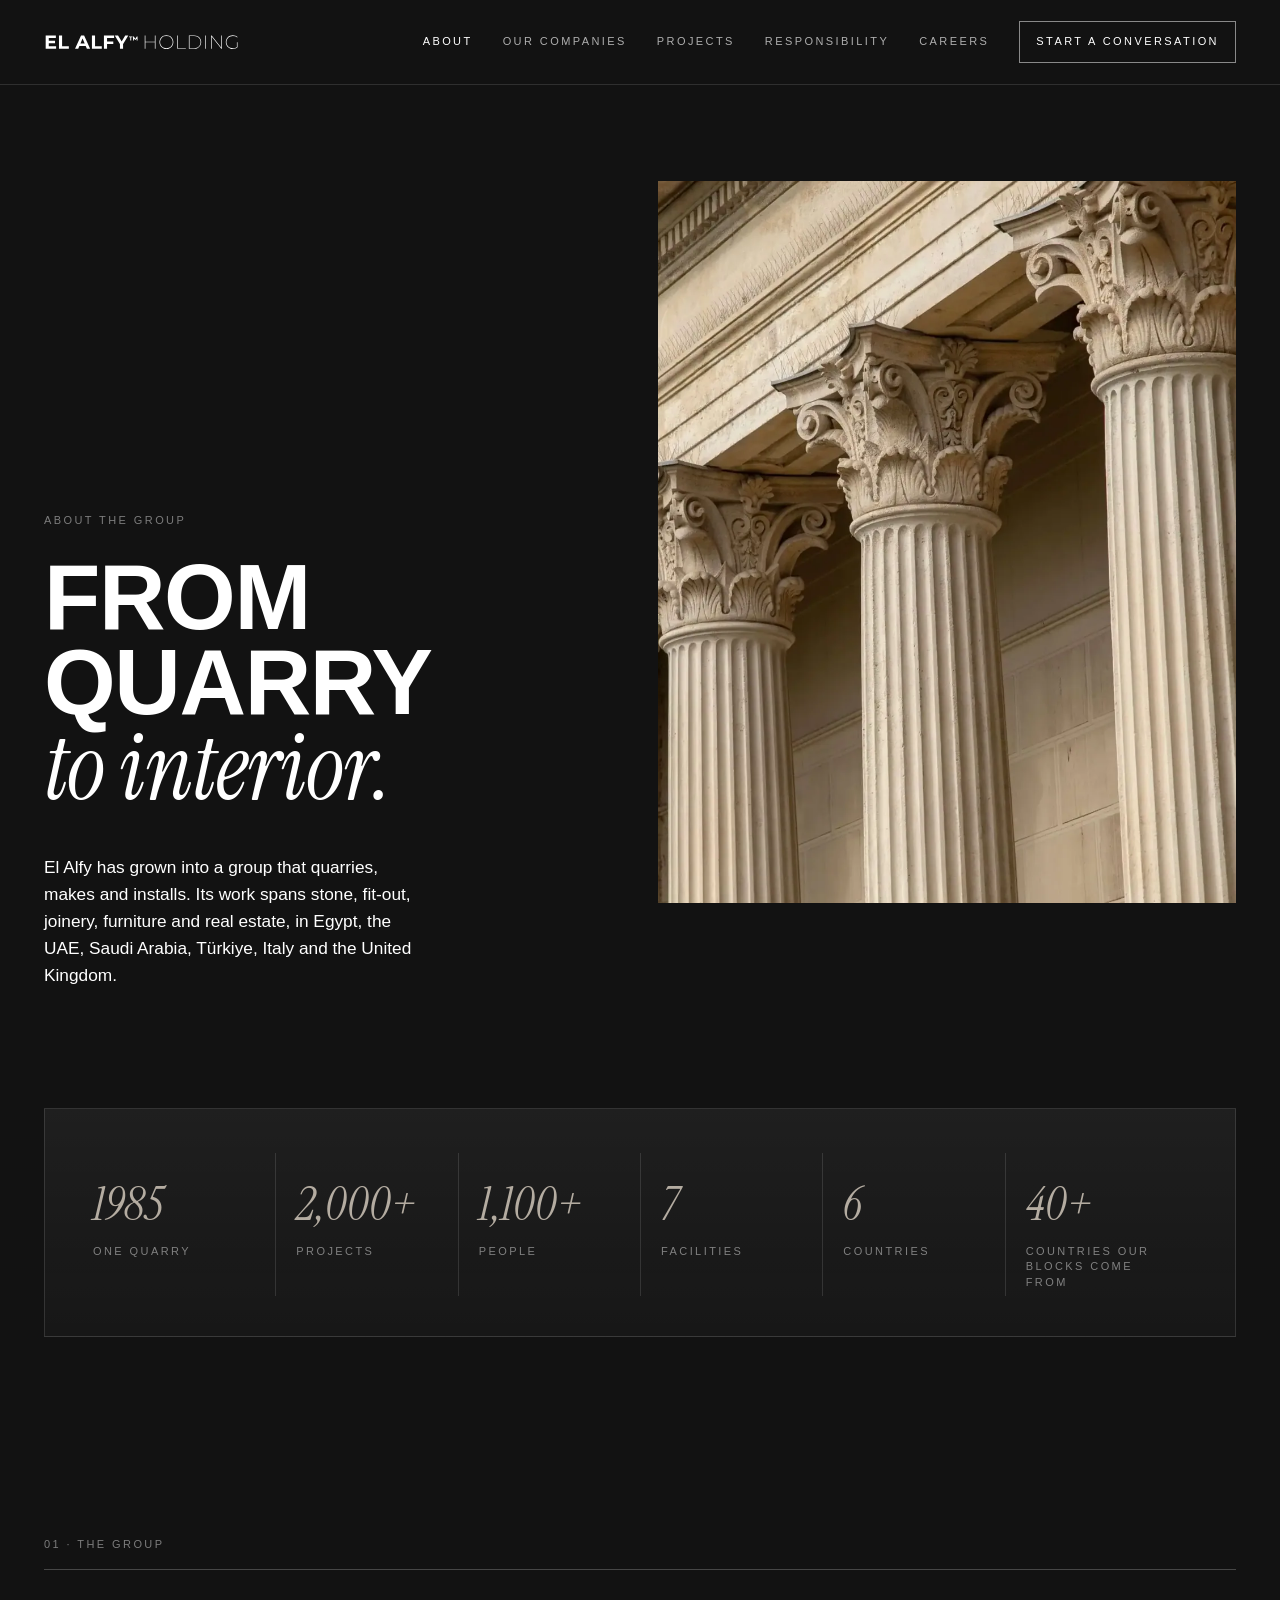
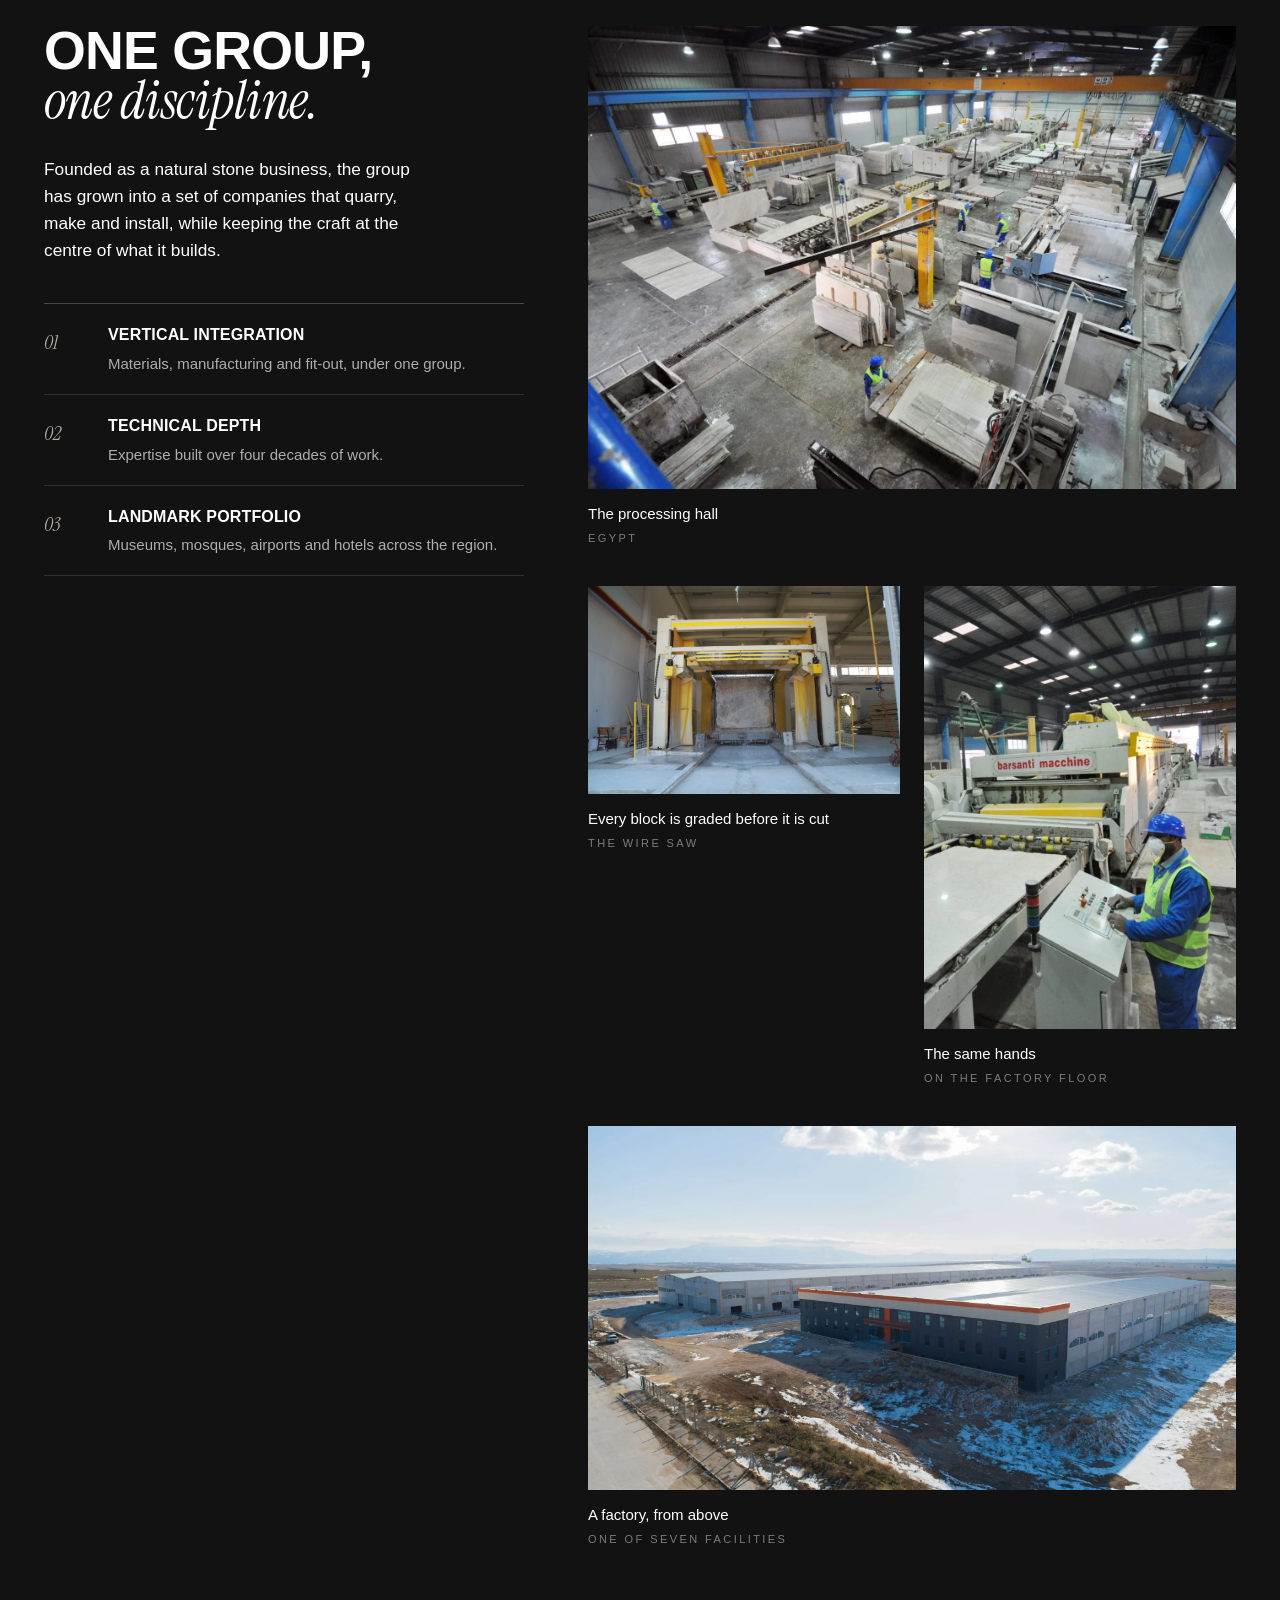
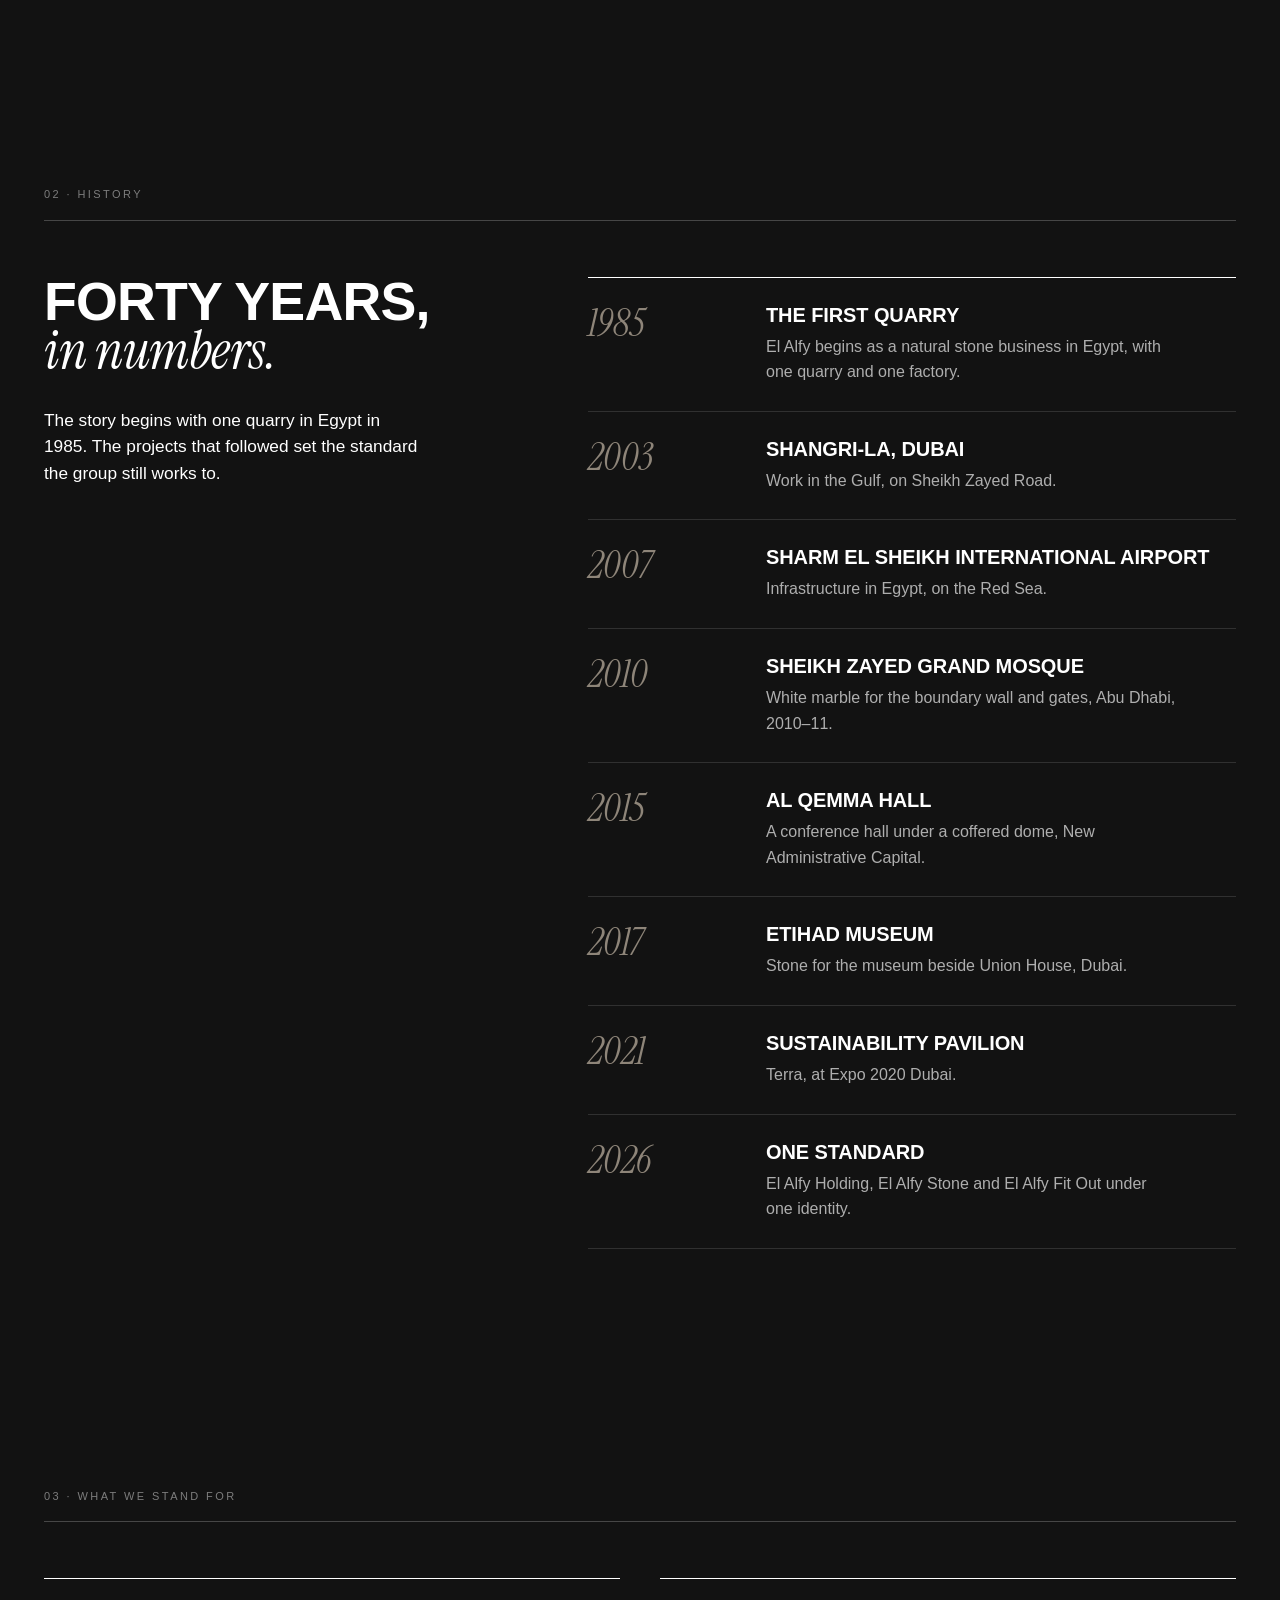
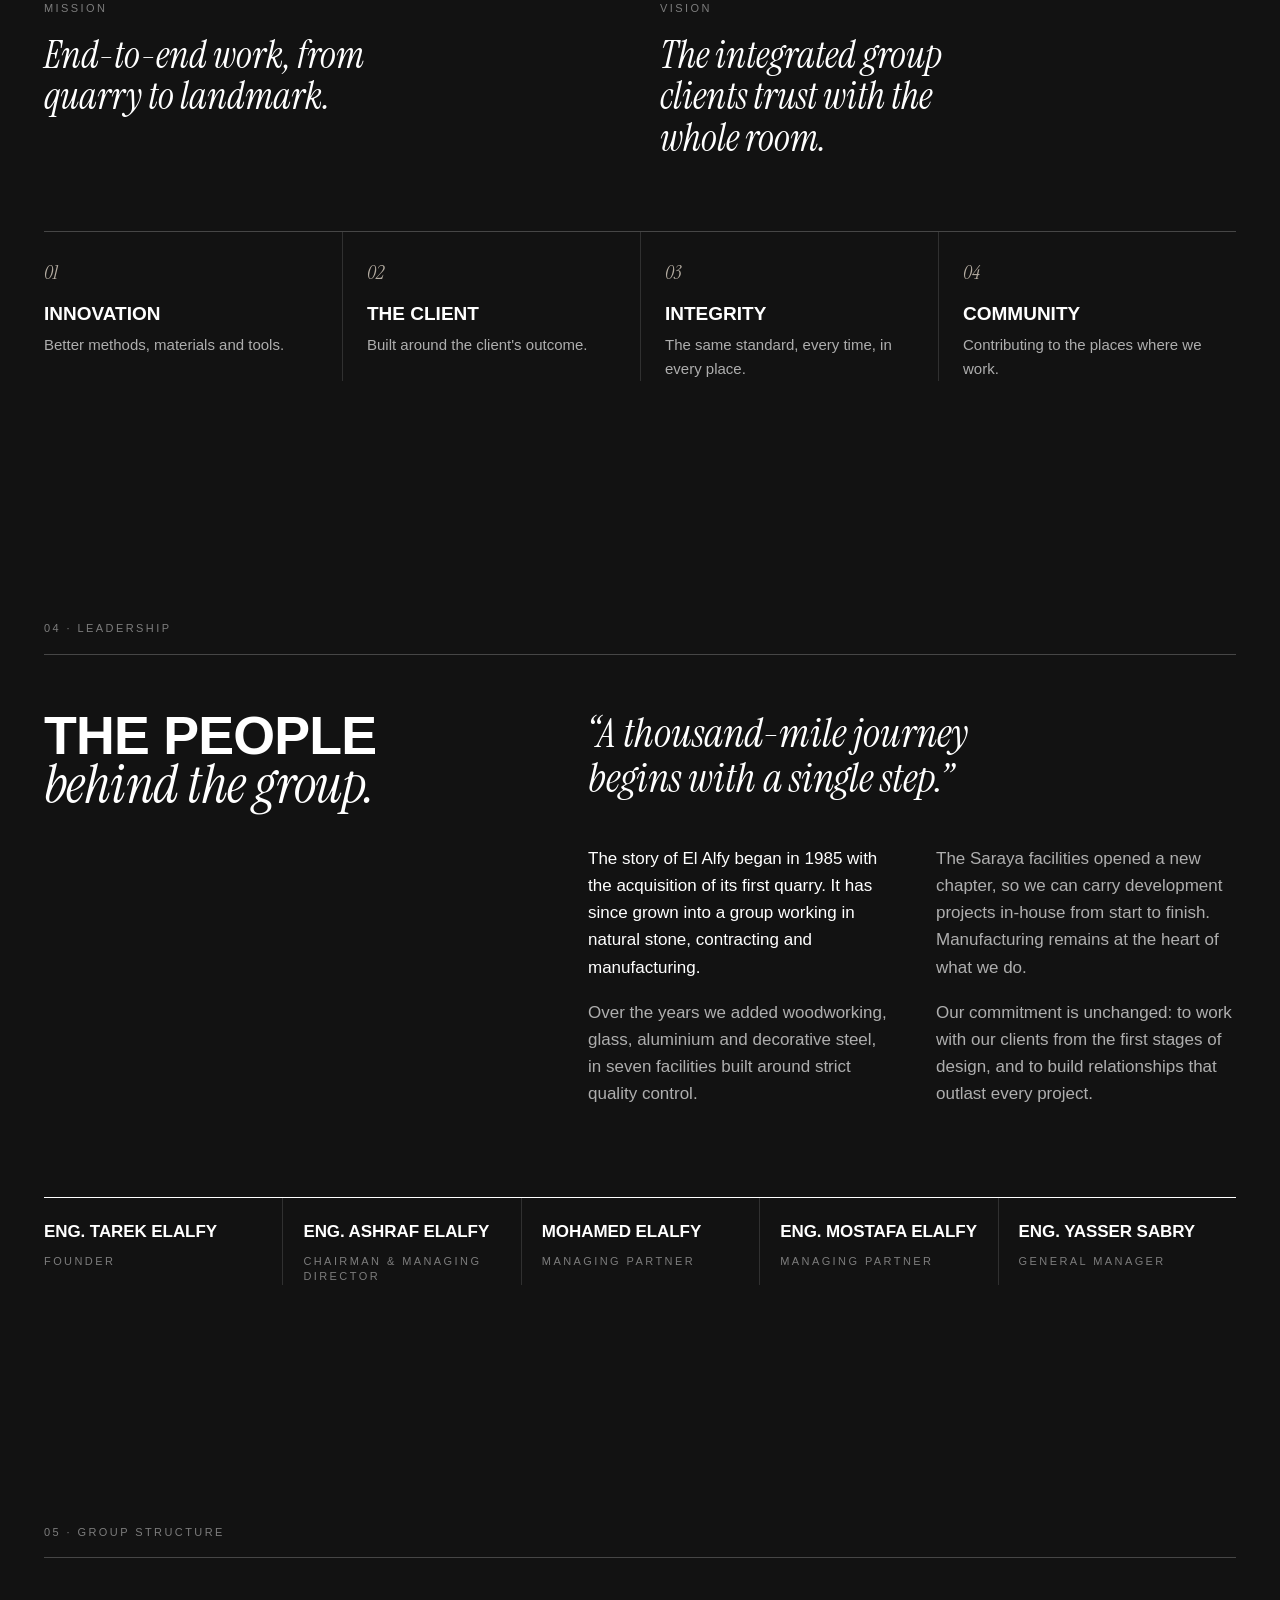
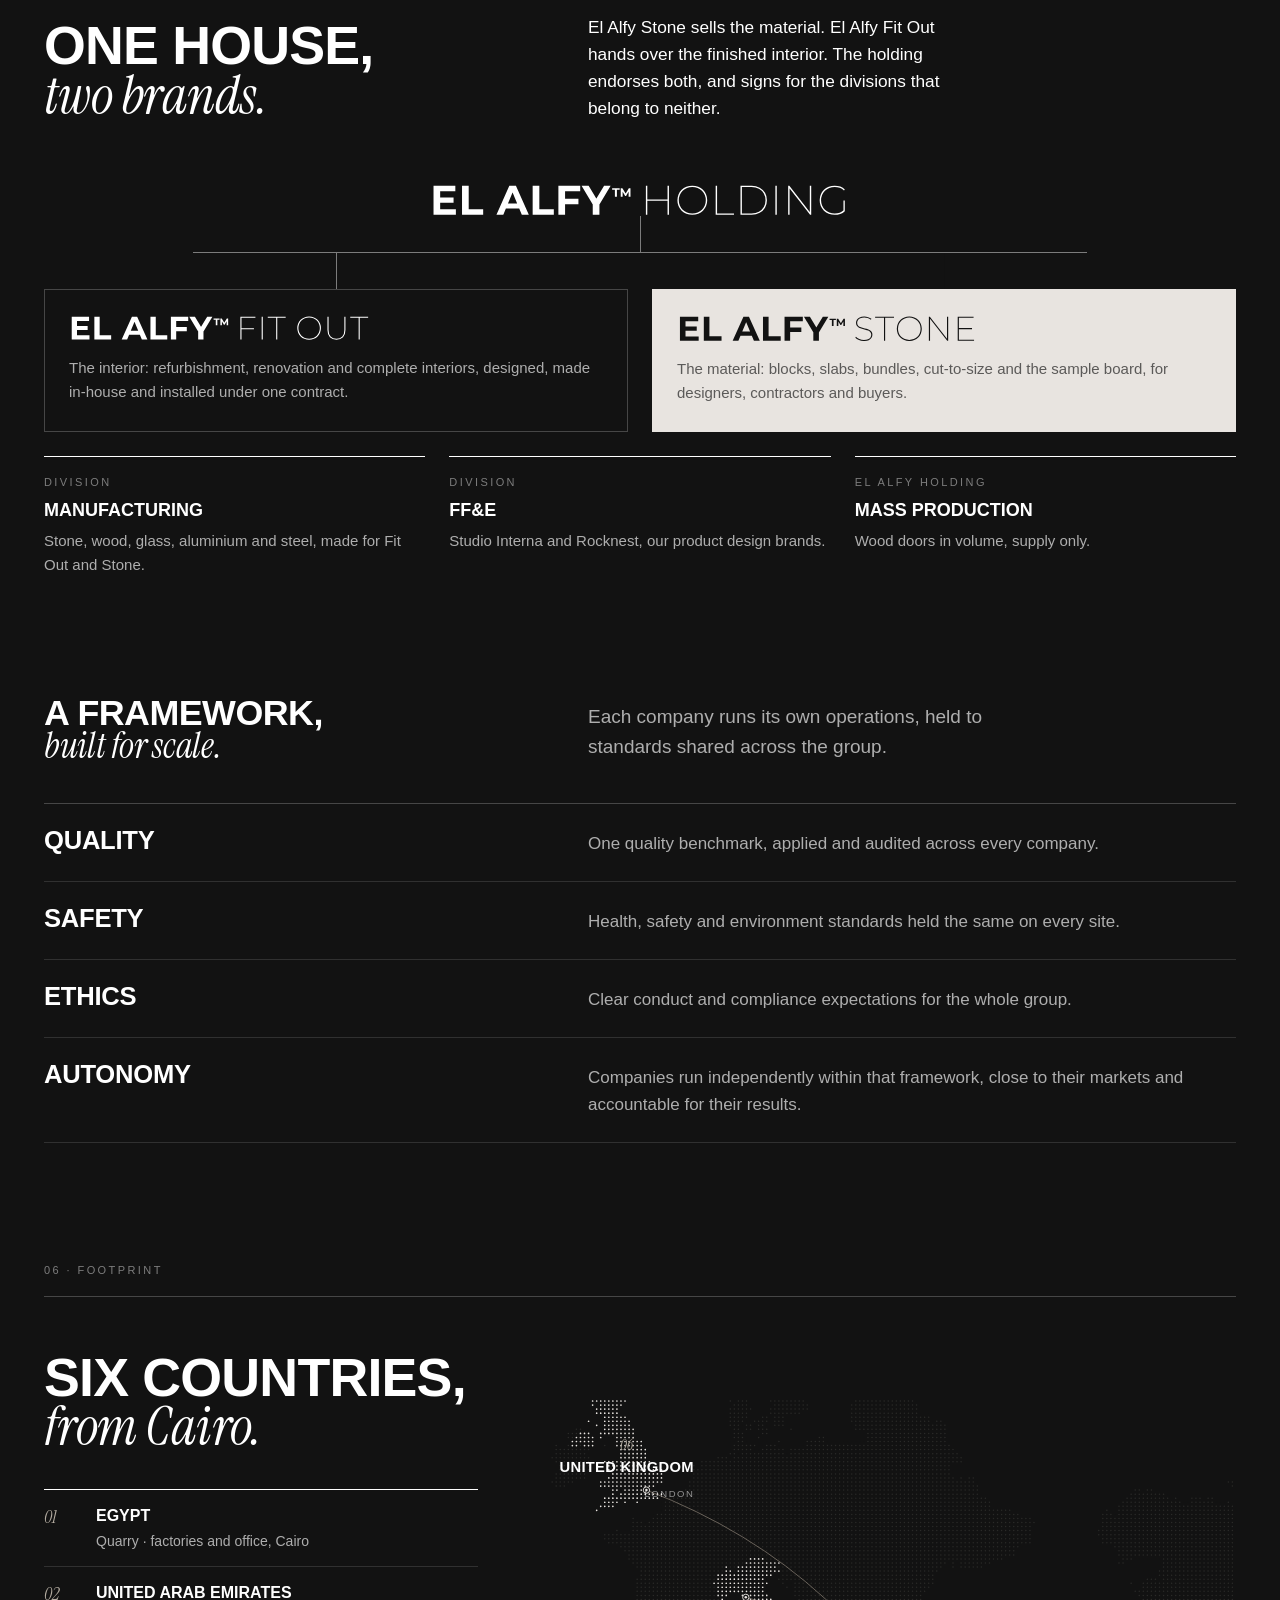
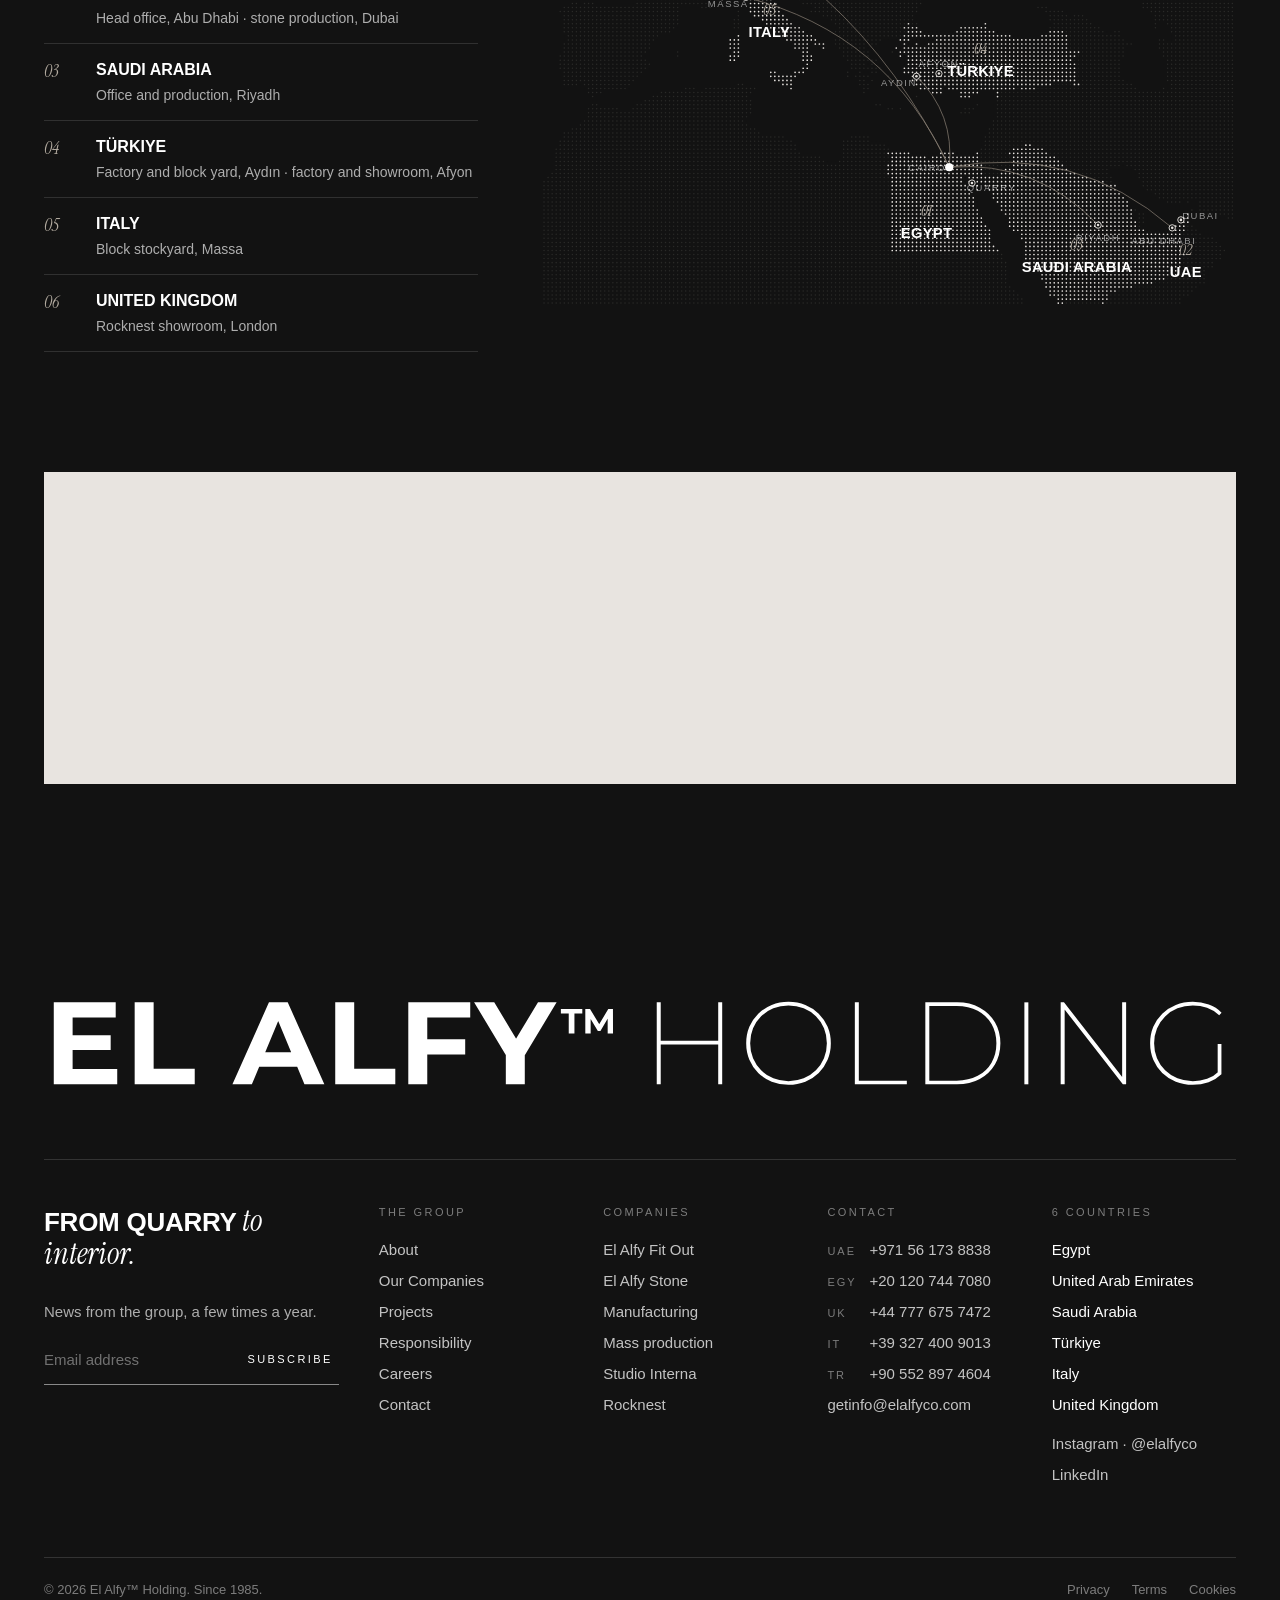
<file: about.html>
<!doctype html>
<html lang="en" data-tone="dark">
<head>
<meta charset="utf-8">
<meta name="viewport" content="width=device-width, initial-scale=1">
<title>About — El Alfy Holding</title>
<meta name="description" content="El Alfy Holding: a group founded in 1985 with one quarry, now quarrying, making and installing stone and interiors in six countries.">
<meta name="theme-color" content="#121212">
<link rel="stylesheet" href="site.css">
<style>
.tl{border-top:1px solid var(--ink)}
.tl li{display:grid;grid-template-columns:150px minmax(0,1fr);gap:28px;padding:26px 0;border-bottom:1px solid var(--i12)}
.tl .yr{font-family:var(--serif);font-style:italic;font-size:clamp(34px,3vw,46px);line-height:1;color:#8E8579}
.tl h3{font-weight:700;text-transform:uppercase;font-size:20px;letter-spacing:-.005em;line-height:1.1}
.tl p{color:var(--i66);font-size:16px;margin-top:8px;max-width:46ch}
.pillars3{border-top:1px solid var(--i22);margin-top:40px}
.pillars3 li{display:grid;grid-template-columns:48px minmax(0,1fr);gap:16px;padding:18px 0;border-bottom:1px solid var(--i12)}
.pillars3 .n{font-family:var(--serif);font-style:italic;font-size:20px;color:var(--trav)}
.pillars3 b{display:block;font-weight:700;text-transform:uppercase;font-size:16px;letter-spacing:.01em}
.pillars3 span{display:block;color:var(--i66);font-size:15px;margin-top:4px}
.mv{display:grid;grid-template-columns:1fr 1fr;gap:40px;margin-bottom:72px}
.mv>div{border-top:1px solid var(--ink);padding-top:22px}
.mv .label{display:block;margin-bottom:18px}
.mv p{font-family:var(--serif);font-style:italic;font-size:clamp(30px,3vw,44px);line-height:1.08;max-width:18ch}
.vals{display:grid;grid-template-columns:repeat(4,minmax(0,1fr));border-top:1px solid var(--i22)}
.vals li{padding:24px 24px 0 0}
.vals li+li{padding-left:24px;border-left:1px solid var(--i12)}
.vals .n{font-family:var(--serif);font-style:italic;font-size:20px;color:var(--trav)}
.vals h3{font-weight:700;text-transform:uppercase;font-size:19px;margin:16px 0 8px;line-height:1.1}
.vals p{color:var(--i66);font-size:15px}
.letter{columns:2;column-gap:48px;margin-top:8px}
.letter p{break-inside:avoid;color:var(--i66);font-size:17px;margin-bottom:18px}
.letter p:first-child{color:var(--ink)}
.quote{font-family:var(--serif);font-style:italic;font-size:clamp(30px,3.2vw,48px);line-height:1.1;max-width:22ch;margin-bottom:44px}
.people{display:grid;grid-template-columns:repeat(5,minmax(0,1fr));border-top:1px solid var(--ink);margin-top:72px}
.people li{padding:24px 20px 0 0}
.people li+li{padding-left:20px;border-left:1px solid var(--i12)}
.people b{display:block;font-weight:700;text-transform:uppercase;font-size:17px;line-height:1.15;letter-spacing:-.005em}
.people .label{display:block;margin-top:12px}
.gov li{display:grid;grid-template-columns:minmax(0,1fr) minmax(0,1.35fr);gap:64px;padding:24px 0;border-bottom:1px solid var(--i12);align-items:baseline}
.gov{border-top:1px solid var(--i22)}
.gov b{font-weight:700;text-transform:uppercase;font-size:clamp(22px,2vw,30px);letter-spacing:-.01em;line-height:1}
.gov span{color:var(--i66);font-size:17px}
/* structure diagram */
.org{margin-top:24px}
.org .top{display:flex;justify-content:center;padding-bottom:36px;position:relative}
.org .top .lockup{width:min(420px,70%)}
.org .v{position:absolute;left:50%;bottom:0;width:1px;height:36px;background:var(--i45);transform-origin:50% 0}
.org .h{height:1px;background:var(--i45);margin:0 12.5%}
.org .brands{display:grid;grid-template-columns:1fr 1fr;gap:24px;position:relative}
.org .node{border:1px solid var(--i22);padding:26px 24px;position:relative;margin-top:36px}
.org .node::before{content:"";position:absolute;left:50%;top:-37px;width:1px;height:36px;background:var(--i45)}
.org .node .lockup{width:min(300px,90%);margin-bottom:16px}
.org .node p{color:var(--i66);font-size:15px}
.org .node.lime{background:var(--lime);color:var(--onyx);--ink:#121212;border-color:var(--lime)}
.org .node.dark{background:var(--onyx);color:#fff;--ink:#fff}
.org .divs{display:grid;grid-template-columns:repeat(3,minmax(0,1fr));gap:24px;margin-top:24px}
.org .div{border-top:1px solid var(--ink);padding-top:18px}
.org .div b{display:block;font-weight:700;text-transform:uppercase;font-size:18px;line-height:1.1}
.org .div p{color:var(--i66);font-size:15px;margin-top:8px}
.org .div .label{display:block;margin-bottom:10px}
.fp2{display:grid;grid-template-columns:minmax(0,1fr) minmax(0,1.6fr);gap:64px;align-items:center}
.clist{border-top:1px solid var(--ink)}
.clist li{display:grid;grid-template-columns:40px minmax(0,1fr);gap:12px;padding:13px 0;border-bottom:1px solid var(--i12)}
.clist .k{font-family:var(--serif);font-style:italic;color:var(--trav);font-size:18px}
.clist .c{display:block;font-weight:700;text-transform:uppercase;font-size:16px}
.clist .s{display:block;color:var(--i66);font-size:14px;margin-top:2px}
@media (max-width:860px){.mv,.vals,.people,.org .divs,.fp2{grid-template-columns:minmax(0,1fr)}.vals li+li,.people li+li{padding-left:0;border-left:0}.letter{columns:1}.gov li{grid-template-columns:minmax(0,1fr);gap:8px}.tl li{grid-template-columns:90px minmax(0,1fr)}.org .brands{grid-template-columns:minmax(0,1fr)}.org .h{display:none}.org .node::before{display:none}}

.mapw{position:relative;aspect-ratio:1200/874}
.mapw svg{position:absolute;inset:0;width:100%;height:100%;overflow:visible}
.cty{stroke:#E8E4E0;transition:stroke 1s cubic-bezier(.65,0,.35,1)}
.arc{fill:none;stroke:#8E8579;stroke-width:1.2}
.site{transform-box:fill-box;transform-origin:center;transition:opacity .6s .5s,transform .8s .5s cubic-bezier(.2,.7,.1,1)}
.js-motion .pulse{animation:pulse 2.8s cubic-bezier(.2,.7,.1,1) infinite}
@keyframes pulse{0%{r:6;opacity:.7}100%{r:26;opacity:0}}
.clab{position:absolute;transform:translate(-50%,-50%);pointer-events:none;text-align:center;white-space:nowrap;transition:opacity .7s,transform .9s cubic-bezier(.2,.7,.1,1)}
.clab b{display:block;font-weight:700;text-transform:uppercase;font-size:clamp(11px,1.15vw,17px);letter-spacing:.02em;color:#FFFFFF;line-height:1.1}
.clab i{display:block;font-family:var(--serif);font-size:15px;color:#B4ACA1;margin-bottom:2px}
.slab{position:absolute;transform:translate(-50%,-50%);font-size:9.5px;letter-spacing:.16em;text-transform:uppercase;color:rgba(255,255,255,.55);white-space:nowrap;pointer-events:none;transition:opacity .6s .6s}
.js-motion [data-pinmap]:not(.pin-off) .cty{stroke:#2C2C29}
.js-motion [data-pinmap]:not(.pin-off) .cty.on{stroke:#E8E4E0}
.js-motion [data-pinmap]:not(.pin-off) .arc{stroke-dasharray:var(--len);stroke-dashoffset:var(--len);transition:stroke-dashoffset 1.6s cubic-bezier(.65,0,.35,1)}
.js-motion [data-pinmap]:not(.pin-off) .arc.on{stroke-dashoffset:0}
.js-motion [data-pinmap]:not(.pin-off) .site{opacity:0;transform:scale(.3)}
.js-motion [data-pinmap]:not(.pin-off) .site.on{opacity:1;transform:none}
.js-motion [data-pinmap]:not(.pin-off) .clab{opacity:0;transform:translate(-50%,-30%)}
.js-motion [data-pinmap]:not(.pin-off) .clab.on{opacity:1;transform:translate(-50%,-50%)}
.js-motion [data-pinmap]:not(.pin-off) .slab{opacity:0}
.js-motion [data-pinmap]:not(.pin-off) .slab.on{opacity:1}
@media (max-width:560px){.clab b{font-size:10px}.clab i{font-size:11px}.slab{display:none}}
</style>
</head>
<body>
<a class="skip" href="#main">Skip to content</a>
<header class="hd"><div class="in">
  <a class="brand" href="index.html" aria-label="El Alfy Holding, home"><svg class="lockup" viewBox="0 -72 1018 74" role="img" aria-label="El Alfy Holding" fill="currentColor"><path transform="translate(0.0 0.0) scale(0.1000 -0.1000)" d="M83 0V700H612V570H244V130H625V0ZM232 292V418H569V292Z"/><path transform="translate(69.1 0.0) scale(0.1000 -0.1000)" d="M83 0V700H245V132H596V0Z"/><path transform="translate(161.8 0.0) scale(0.1000 -0.1000)" d="M-9 0 303 700H463L776 0H606L350 618H414L157 0ZM147 150 190 273H550L594 150Z"/><path transform="translate(240.4 0.0) scale(0.1000 -0.1000)" d="M83 0V700H245V132H596V0Z"/><path transform="translate(302.8 0.0) scale(0.1000 -0.1000)" d="M83 0V700H612V570H245V0ZM233 255V385H569V255Z"/><path transform="translate(368.7 0.0) scale(0.1000 -0.1000)" d="M257 0V286L294 188L-14 700H158L394 307H295L532 700H691L383 188L419 286V0Z"/><path transform="translate(441.3 -43.4) scale(0.0300 -0.0300)" d="M228 0V568H4V700H614V568H390V0Z"/><path transform="translate(459.8 -43.4) scale(0.0300 -0.0300)" d="M83 0V700H217L515 206H444L737 700H870L872 0H720L719 467H747L513 74H440L201 467H235V0Z"/><path transform="translate(510.5 0.0) scale(0.1000 -0.1000)" d="M653 0V700H687V0ZM128 0V700H162V0ZM156 340V371H659V340Z"/><path transform="translate(594.0 0.0) scale(0.1000 -0.1000)" d="M418 -4Q341 -4 275.0 22.5Q209 49 160.0 97.0Q111 145 84.0 209.5Q57 274 57 350Q57 426 84.0 490.5Q111 555 160.0 603.0Q209 651 275.0 677.5Q341 704 418 704Q496 704 562.0 677.5Q628 651 676.5 603.0Q725 555 752.5 490.5Q780 426 780 350Q780 274 752.5 209.5Q725 145 676.5 97.0Q628 49 562.0 22.5Q496 -4 418 -4ZM418 27Q488 27 548.0 51.0Q608 75 652.5 119.0Q697 163 721.5 221.5Q746 280 746 350Q746 420 721.5 478.5Q697 537 652.5 581.0Q608 625 548.0 649.0Q488 673 418 673Q349 673 289.0 649.0Q229 625 184.5 581.0Q140 537 115.5 478.5Q91 420 91 350Q91 280 115.5 221.5Q140 163 184.5 119.0Q229 75 289.0 51.0Q349 27 418 27Z"/><path transform="translate(679.7 0.0) scale(0.1000 -0.1000)" d="M128 0V700H162V31H572V0Z"/><path transform="translate(739.9 0.0) scale(0.1000 -0.1000)" d="M128 0V700H398Q510 700 593.0 654.5Q676 609 722.5 530.5Q769 452 769 350Q769 248 722.5 169.5Q676 91 593.0 45.5Q510 0 398 0ZM162 31H396Q499 31 575.5 72.0Q652 113 693.5 185.0Q735 257 735 350Q735 443 693.5 515.0Q652 587 575.5 628.0Q499 669 396 669H162Z"/><path transform="translate(824.5 0.0) scale(0.1000 -0.1000)" d="M128 0V700H162V0Z"/><path transform="translate(855.5 0.0) scale(0.1000 -0.1000)" d="M128 0V700H156L670 40H653V700H687V0H659L145 660H162V0Z"/><path transform="translate(939.0 0.0) scale(0.1000 -0.1000)" d="M421 -4Q343 -4 276.5 22.5Q210 49 160.5 97.0Q111 145 84.0 209.5Q57 274 57 350Q57 426 84.0 490.5Q111 555 160.5 603.0Q210 651 276.5 677.5Q343 704 421 704Q494 704 558.0 681.0Q622 658 667 612L647 589Q599 635 543.0 654.0Q487 673 422 673Q351 673 290.5 648.5Q230 624 185.0 580.0Q140 536 115.5 477.5Q91 419 91 350Q91 281 115.5 222.5Q140 164 185.0 120.0Q230 76 290.5 51.5Q351 27 422 27Q486 27 543.5 46.5Q601 66 646 111L666 86Q620 41 556.0 18.5Q492 -4 421 -4ZM666 86 634 90V345H666Z"/></svg></a>
  <nav aria-label="Main"><a href="about.html" aria-current="page">About</a><a href="companies.html">Our Companies</a><a href="projects.html">Projects</a><a href="responsibility.html">Responsibility</a><a href="careers.html">Careers</a><a class="cta" href="contact.html">Start a conversation</a></nav>
  <button class="menu-btn" type="button" aria-expanded="false" aria-controls="menu">Menu</button>
</div></header>
<div class="panel-menu" id="menu" role="dialog" aria-modal="true" aria-label="Menu">
  <div class="top"><a class="brand" href="index.html" aria-label="El Alfy Holding, home"><svg class="lockup" viewBox="0 -72 1018 74" role="img" aria-label="El Alfy Holding" fill="currentColor"><path transform="translate(0.0 0.0) scale(0.1000 -0.1000)" d="M83 0V700H612V570H244V130H625V0ZM232 292V418H569V292Z"/><path transform="translate(69.1 0.0) scale(0.1000 -0.1000)" d="M83 0V700H245V132H596V0Z"/><path transform="translate(161.8 0.0) scale(0.1000 -0.1000)" d="M-9 0 303 700H463L776 0H606L350 618H414L157 0ZM147 150 190 273H550L594 150Z"/><path transform="translate(240.4 0.0) scale(0.1000 -0.1000)" d="M83 0V700H245V132H596V0Z"/><path transform="translate(302.8 0.0) scale(0.1000 -0.1000)" d="M83 0V700H612V570H245V0ZM233 255V385H569V255Z"/><path transform="translate(368.7 0.0) scale(0.1000 -0.1000)" d="M257 0V286L294 188L-14 700H158L394 307H295L532 700H691L383 188L419 286V0Z"/><path transform="translate(441.3 -43.4) scale(0.0300 -0.0300)" d="M228 0V568H4V700H614V568H390V0Z"/><path transform="translate(459.8 -43.4) scale(0.0300 -0.0300)" d="M83 0V700H217L515 206H444L737 700H870L872 0H720L719 467H747L513 74H440L201 467H235V0Z"/><path transform="translate(510.5 0.0) scale(0.1000 -0.1000)" d="M653 0V700H687V0ZM128 0V700H162V0ZM156 340V371H659V340Z"/><path transform="translate(594.0 0.0) scale(0.1000 -0.1000)" d="M418 -4Q341 -4 275.0 22.5Q209 49 160.0 97.0Q111 145 84.0 209.5Q57 274 57 350Q57 426 84.0 490.5Q111 555 160.0 603.0Q209 651 275.0 677.5Q341 704 418 704Q496 704 562.0 677.5Q628 651 676.5 603.0Q725 555 752.5 490.5Q780 426 780 350Q780 274 752.5 209.5Q725 145 676.5 97.0Q628 49 562.0 22.5Q496 -4 418 -4ZM418 27Q488 27 548.0 51.0Q608 75 652.5 119.0Q697 163 721.5 221.5Q746 280 746 350Q746 420 721.5 478.5Q697 537 652.5 581.0Q608 625 548.0 649.0Q488 673 418 673Q349 673 289.0 649.0Q229 625 184.5 581.0Q140 537 115.5 478.5Q91 420 91 350Q91 280 115.5 221.5Q140 163 184.5 119.0Q229 75 289.0 51.0Q349 27 418 27Z"/><path transform="translate(679.7 0.0) scale(0.1000 -0.1000)" d="M128 0V700H162V31H572V0Z"/><path transform="translate(739.9 0.0) scale(0.1000 -0.1000)" d="M128 0V700H398Q510 700 593.0 654.5Q676 609 722.5 530.5Q769 452 769 350Q769 248 722.5 169.5Q676 91 593.0 45.5Q510 0 398 0ZM162 31H396Q499 31 575.5 72.0Q652 113 693.5 185.0Q735 257 735 350Q735 443 693.5 515.0Q652 587 575.5 628.0Q499 669 396 669H162Z"/><path transform="translate(824.5 0.0) scale(0.1000 -0.1000)" d="M128 0V700H162V0Z"/><path transform="translate(855.5 0.0) scale(0.1000 -0.1000)" d="M128 0V700H156L670 40H653V700H687V0H659L145 660H162V0Z"/><path transform="translate(939.0 0.0) scale(0.1000 -0.1000)" d="M421 -4Q343 -4 276.5 22.5Q210 49 160.5 97.0Q111 145 84.0 209.5Q57 274 57 350Q57 426 84.0 490.5Q111 555 160.5 603.0Q210 651 276.5 677.5Q343 704 421 704Q494 704 558.0 681.0Q622 658 667 612L647 589Q599 635 543.0 654.0Q487 673 422 673Q351 673 290.5 648.5Q230 624 185.0 580.0Q140 536 115.5 477.5Q91 419 91 350Q91 281 115.5 222.5Q140 164 185.0 120.0Q230 76 290.5 51.5Q351 27 422 27Q486 27 543.5 46.5Q601 66 646 111L666 86Q620 41 556.0 18.5Q492 -4 421 -4ZM666 86 634 90V345H666Z"/></svg></a><button class="menu-btn close-btn" type="button" style="display:block">Close</button></div>
  <ol><li><a href="about.html">About<span>01</span></a></li><li><a href="companies.html">Our Companies<span>02</span></a></li><li><a href="projects.html">Projects<span>03</span></a></li><li><a href="responsibility.html">Responsibility<span>04</span></a></li><li><a href="careers.html">Careers<span>05</span></a></li></ol>
  <a class="act" href="contact.html">Start a conversation <span aria-hidden="true">→</span></a>
</div>
<main id="main">
  <section class="open" data-tone="dark">
    <div class="wrap grid">
      <div>
        <span class="label">About the group</span>
        <h1 class="display" data-m7>From quarry<br><em>to interior.</em></h1>
        <p class="lead">El Alfy has grown into a group that quarries, makes and installs. Its work spans stone, fit-out, joinery, furniture and real estate, in Egypt, the UAE, Saudi Arabia, Türkiye, Italy and the United Kingdom.</p>
      </div>
      <figure class="pic" data-pic><div class="fr" style="aspect-ratio:4/5"><img src="img-st-columns.webp" alt="A row of carved stone columns with Corinthian capitals" width="2000" height="1333"></div><figcaption class="cap" data-cap><b>Carved columns</b><span class="label">From the workshops · Egypt</span></figcaption></figure>
    </div>
  </section>

  <section class="sec tight" data-tone="dark" style="padding-top:0">
    <div class="wrap">
      <div class="band"><div class="figs">
        <div data-cap><span class="fig">1985</span><span class="label">One quarry</span></div>
        <div data-cap><span class="fig">2,000+</span><span class="label">Projects</span></div>
        <div data-cap><span class="fig">1,100+</span><span class="label">People</span></div>
        <div data-cap><span class="fig">7</span><span class="label">Facilities</span></div>
        <div data-cap><span class="fig">6</span><span class="label">Countries</span></div>
        <div data-cap><span class="fig">40+</span><span class="label">Countries our blocks come from</span></div>
      </div></div>
    </div>
  </section>

  <!-- OVERVIEW -->
  <section class="sec" id="overview" data-tone="dark">
    <div class="wrap">
      <div class="kicker"><span class="label">01 · The group</span><span class="rule" data-rule></span></div>
      <div class="row">
        <div class="txt">
          <h2 class="title">One group,<br><em>one discipline.</em></h2>
          <p class="lead" data-read>Founded as a natural stone business, the group has grown into a set of companies that quarry, make and install, while keeping the craft at the centre of what it builds.</p>
          <ol class="pillars3">
            <li data-cap><span class="n">01</span><div><b>Vertical integration</b><span>Materials, manufacturing and fit-out, under one group.</span></div></li>
            <li data-cap><span class="n">02</span><div><b>Technical depth</b><span>Expertise built over four decades of work.</span></div></li>
            <li data-cap><span class="n">03</span><div><b>Landmark portfolio</b><span>Museums, mosques, airports and hotels across the region.</span></div></li>
          </ol>
        </div>
        <div class="pics">
          <figure class="pic nat" data-pic><div class="fr"><img src="img-mf-floor.webp" alt="Wide view of a stone processing hall with gantry cranes" width="1536" height="1097" loading="lazy"></div><figcaption class="cap" data-cap><b>The processing hall</b><span class="label">Egypt</span></figcaption></figure>
          <div class="pair">
            <figure class="pic nat" data-pic><div class="fr"><img src="img-st-wirecut.webp" alt="Wire saw cutting a marble block" width="1600" height="1066" loading="lazy"></div><figcaption class="cap" data-cap><b>Every block is graded before it is cut</b><span class="label">The wire saw</span></figcaption></figure>
            <figure class="pic nat" data-pic><div class="fr"><img src="img-people.webp" alt="Machine operator at a cutting line" width="810" height="1150" loading="lazy"></div><figcaption class="cap" data-cap><b>The same hands</b><span class="label">On the factory floor</span></figcaption></figure>
          </div>
          <figure class="pic nat" data-pic><div class="fr"><img src="img-st-factory-aerial.webp" alt="Aerial view of a factory beside a desert road" width="2000" height="1123" loading="lazy"></div><figcaption class="cap" data-cap><b>A factory, from above</b><span class="label">One of seven facilities</span></figcaption></figure>
        </div>
      </div>
    </div>
  </section>

  <!-- HISTORY -->
  <section class="sec" id="history" data-tone="light">
    <div class="wrap">
      <div class="kicker"><span class="label">02 · History</span><span class="rule" data-rule></span></div>
      <div class="row">
        <div class="txt">
          <h2 class="title">Forty years,<br><em>in numbers.</em></h2>
          <p class="lead" data-read>The story begins with one quarry in Egypt in 1985. The projects that followed set the standard the group still works to.</p>
        </div>
        <ol class="pics tl" style="gap:0">
          <li data-cap><span class="yr">1985</span><div><h3>The first quarry</h3><p>El Alfy begins as a natural stone business in Egypt, with one quarry and one factory.</p></div></li>
          <li data-cap><span class="yr">2003</span><div><h3>Shangri-La, Dubai</h3><p>Work in the Gulf, on Sheikh Zayed Road.</p></div></li>
          <li data-cap><span class="yr">2007</span><div><h3>Sharm El Sheikh International Airport</h3><p>Infrastructure in Egypt, on the Red Sea.</p></div></li>
          <li data-cap><span class="yr">2010</span><div><h3>Sheikh Zayed Grand Mosque</h3><p>White marble for the boundary wall and gates, Abu Dhabi, 2010–11.</p></div></li>
          <li data-cap><span class="yr">2015</span><div><h3>Al Qemma Hall</h3><p>A conference hall under a coffered dome, New Administrative Capital.</p></div></li>
          <li data-cap><span class="yr">2017</span><div><h3>Etihad Museum</h3><p>Stone for the museum beside Union House, Dubai.</p></div></li>
          <li data-cap><span class="yr">2021</span><div><h3>Sustainability Pavilion</h3><p>Terra, at Expo 2020 Dubai.</p></div></li>
          <li data-cap><span class="yr">2026</span><div><h3>One standard</h3><p>El Alfy Holding, El Alfy Stone and El Alfy Fit Out under one identity.</p></div></li>
        </ol>
      </div>
    </div>
  </section>

  <!-- MISSION, VISION, VALUES -->
  <section class="sec" id="values" data-tone="dark">
    <div class="wrap">
      <div class="kicker"><span class="label">03 · What we stand for</span><span class="rule" data-rule></span></div>
      <div class="mv">
        <div data-cap><span class="label">Mission</span><p>End-to-end work, from quarry to landmark.</p></div>
        <div data-cap><span class="label">Vision</span><p>The integrated group clients trust with the whole room.</p></div>
      </div>
      <ol class="vals">
        <li data-cap><span class="n">01</span><h3>Innovation</h3><p>Better methods, materials and tools.</p></li>
        <li data-cap><span class="n">02</span><h3>The client</h3><p>Built around the client's outcome.</p></li>
        <li data-cap><span class="n">03</span><h3>Integrity</h3><p>The same standard, every time, in every place.</p></li>
        <li data-cap><span class="n">04</span><h3>Community</h3><p>Contributing to the places where we work.</p></li>
      </ol>
    </div>
  </section>

  <!-- LEADERSHIP -->
  <section class="sec" id="leadership" data-tone="light">
    <div class="wrap">
      <div class="kicker"><span class="label">04 · Leadership</span><span class="rule" data-rule></span></div>
      <div class="sec-head" style="align-items:start">
        <div><h2 class="title" data-cap>The people<br><em>behind the group.</em></h2></div>
        <div>
          <blockquote class="quote" data-cap>“A thousand-mile journey begins with a single step.”</blockquote>
          <div class="letter">
            <p data-read>The story of El Alfy began in 1985 with the acquisition of its first quarry. It has since grown into a group working in natural stone, contracting and manufacturing.</p>
            <p data-read>Over the years we added woodworking, glass, aluminium and decorative steel, in seven facilities built around strict quality control.</p>
            <p data-read>The Saraya facilities opened a new chapter, so we can carry development projects in-house from start to finish. Manufacturing remains at the heart of what we do.</p>
            <p data-read>Our commitment is unchanged: to work with our clients from the first stages of design, and to build relationships that outlast every project.</p>
          </div>
        </div>
      </div>
      <ol class="people">
        <li data-cap><b>Eng. Tarek ElAlfy</b><span class="label">Founder</span></li>
        <li data-cap><b>Eng. Ashraf ElAlfy</b><span class="label">Chairman &amp; Managing Director</span></li>
        <li data-cap><b>Mohamed ElAlfy</b><span class="label">Managing Partner</span></li>
        <li data-cap><b>Eng. Mostafa ElAlfy</b><span class="label">Managing Partner</span></li>
        <li data-cap><b>Eng. Yasser Sabry</b><span class="label">General Manager</span></li>
      </ol>
    </div>
  </section>

  <!-- STRUCTURE + GOVERNANCE -->
  <section class="sec" id="structure" data-tone="dark">
    <div class="wrap">
      <div class="kicker"><span class="label">05 · Group structure</span><span class="rule" data-rule></span></div>
      <div class="sec-head">
        <h2 class="title" data-cap>One house,<br><em>two brands.</em></h2>
        <p class="lead" data-read>El Alfy Stone sells the material. El Alfy Fit Out hands over the finished interior. The holding endorses both, and signs for the divisions that belong to neither.</p>
      </div>
      <div class="org" data-cap>
        <div class="top"><svg class="lockup" viewBox="0 -72 1018 74" role="img" aria-label="El Alfy Holding" fill="currentColor"><path transform="translate(0.0 0.0) scale(0.1000 -0.1000)" d="M83 0V700H612V570H244V130H625V0ZM232 292V418H569V292Z"/><path transform="translate(69.1 0.0) scale(0.1000 -0.1000)" d="M83 0V700H245V132H596V0Z"/><path transform="translate(161.8 0.0) scale(0.1000 -0.1000)" d="M-9 0 303 700H463L776 0H606L350 618H414L157 0ZM147 150 190 273H550L594 150Z"/><path transform="translate(240.4 0.0) scale(0.1000 -0.1000)" d="M83 0V700H245V132H596V0Z"/><path transform="translate(302.8 0.0) scale(0.1000 -0.1000)" d="M83 0V700H612V570H245V0ZM233 255V385H569V255Z"/><path transform="translate(368.7 0.0) scale(0.1000 -0.1000)" d="M257 0V286L294 188L-14 700H158L394 307H295L532 700H691L383 188L419 286V0Z"/><path transform="translate(441.3 -43.4) scale(0.0300 -0.0300)" d="M228 0V568H4V700H614V568H390V0Z"/><path transform="translate(459.8 -43.4) scale(0.0300 -0.0300)" d="M83 0V700H217L515 206H444L737 700H870L872 0H720L719 467H747L513 74H440L201 467H235V0Z"/><path transform="translate(510.5 0.0) scale(0.1000 -0.1000)" d="M653 0V700H687V0ZM128 0V700H162V0ZM156 340V371H659V340Z"/><path transform="translate(594.0 0.0) scale(0.1000 -0.1000)" d="M418 -4Q341 -4 275.0 22.5Q209 49 160.0 97.0Q111 145 84.0 209.5Q57 274 57 350Q57 426 84.0 490.5Q111 555 160.0 603.0Q209 651 275.0 677.5Q341 704 418 704Q496 704 562.0 677.5Q628 651 676.5 603.0Q725 555 752.5 490.5Q780 426 780 350Q780 274 752.5 209.5Q725 145 676.5 97.0Q628 49 562.0 22.5Q496 -4 418 -4ZM418 27Q488 27 548.0 51.0Q608 75 652.5 119.0Q697 163 721.5 221.5Q746 280 746 350Q746 420 721.5 478.5Q697 537 652.5 581.0Q608 625 548.0 649.0Q488 673 418 673Q349 673 289.0 649.0Q229 625 184.5 581.0Q140 537 115.5 478.5Q91 420 91 350Q91 280 115.5 221.5Q140 163 184.5 119.0Q229 75 289.0 51.0Q349 27 418 27Z"/><path transform="translate(679.7 0.0) scale(0.1000 -0.1000)" d="M128 0V700H162V31H572V0Z"/><path transform="translate(739.9 0.0) scale(0.1000 -0.1000)" d="M128 0V700H398Q510 700 593.0 654.5Q676 609 722.5 530.5Q769 452 769 350Q769 248 722.5 169.5Q676 91 593.0 45.5Q510 0 398 0ZM162 31H396Q499 31 575.5 72.0Q652 113 693.5 185.0Q735 257 735 350Q735 443 693.5 515.0Q652 587 575.5 628.0Q499 669 396 669H162Z"/><path transform="translate(824.5 0.0) scale(0.1000 -0.1000)" d="M128 0V700H162V0Z"/><path transform="translate(855.5 0.0) scale(0.1000 -0.1000)" d="M128 0V700H156L670 40H653V700H687V0H659L145 660H162V0Z"/><path transform="translate(939.0 0.0) scale(0.1000 -0.1000)" d="M421 -4Q343 -4 276.5 22.5Q210 49 160.5 97.0Q111 145 84.0 209.5Q57 274 57 350Q57 426 84.0 490.5Q111 555 160.5 603.0Q210 651 276.5 677.5Q343 704 421 704Q494 704 558.0 681.0Q622 658 667 612L647 589Q599 635 543.0 654.0Q487 673 422 673Q351 673 290.5 648.5Q230 624 185.0 580.0Q140 536 115.5 477.5Q91 419 91 350Q91 281 115.5 222.5Q140 164 185.0 120.0Q230 76 290.5 51.5Q351 27 422 27Q486 27 543.5 46.5Q601 66 646 111L666 86Q620 41 556.0 18.5Q492 -4 421 -4ZM666 86 634 90V345H666Z"/></svg><span class="v" data-rule></span></div>
        <div class="h" data-rule></div>
        <div class="brands">
          <div class="node dark" style="border-color:rgba(255,255,255,.22)"><svg class="lockup" viewBox="0 -72 916 74" role="img" aria-label="El Alfy Fit Out" fill="currentColor"><path transform="translate(0.0 0.0) scale(0.1000 -0.1000)" d="M83 0V700H612V570H244V130H625V0ZM232 292V418H569V292Z"/><path transform="translate(69.1 0.0) scale(0.1000 -0.1000)" d="M83 0V700H245V132H596V0Z"/><path transform="translate(161.8 0.0) scale(0.1000 -0.1000)" d="M-9 0 303 700H463L776 0H606L350 618H414L157 0ZM147 150 190 273H550L594 150Z"/><path transform="translate(240.4 0.0) scale(0.1000 -0.1000)" d="M83 0V700H245V132H596V0Z"/><path transform="translate(302.8 0.0) scale(0.1000 -0.1000)" d="M83 0V700H612V570H245V0ZM233 255V385H569V255Z"/><path transform="translate(368.7 0.0) scale(0.1000 -0.1000)" d="M257 0V286L294 188L-14 700H158L394 307H295L532 700H691L383 188L419 286V0Z"/><path transform="translate(441.3 -43.4) scale(0.0300 -0.0300)" d="M228 0V568H4V700H614V568H390V0Z"/><path transform="translate(459.8 -43.4) scale(0.0300 -0.0300)" d="M83 0V700H217L515 206H444L737 700H870L872 0H720L719 467H747L513 74H440L201 467H235V0Z"/><path transform="translate(510.5 0.0) scale(0.1000 -0.1000)" d="M128 0V700H587V669H162V0ZM156 319V349H542V319Z"/><path transform="translate(575.5 0.0) scale(0.1000 -0.1000)" d="M128 0V700H162V0Z"/><path transform="translate(606.5 0.0) scale(0.1000 -0.1000)" d="M261 0V669H4V700H551V669H294V0Z"/><path transform="translate(691.3 0.0) scale(0.1000 -0.1000)" d="M418 -4Q341 -4 275.0 22.5Q209 49 160.0 97.0Q111 145 84.0 209.5Q57 274 57 350Q57 426 84.0 490.5Q111 555 160.0 603.0Q209 651 275.0 677.5Q341 704 418 704Q496 704 562.0 677.5Q628 651 676.5 603.0Q725 555 752.5 490.5Q780 426 780 350Q780 274 752.5 209.5Q725 145 676.5 97.0Q628 49 562.0 22.5Q496 -4 418 -4ZM418 27Q488 27 548.0 51.0Q608 75 652.5 119.0Q697 163 721.5 221.5Q746 280 746 350Q746 420 721.5 478.5Q697 537 652.5 581.0Q608 625 548.0 649.0Q488 673 418 673Q349 673 289.0 649.0Q229 625 184.5 581.0Q140 537 115.5 478.5Q91 420 91 350Q91 280 115.5 221.5Q140 163 184.5 119.0Q229 75 289.0 51.0Q349 27 418 27Z"/><path transform="translate(777.0 0.0) scale(0.1000 -0.1000)" d="M397 -4Q269 -4 195.5 71.0Q122 146 122 295V700H156V296Q156 160 219.0 93.5Q282 27 397 27Q512 27 575.0 93.5Q638 160 638 296V700H671V295Q671 146 597.5 71.0Q524 -4 397 -4Z"/><path transform="translate(858.3 0.0) scale(0.1000 -0.1000)" d="M261 0V669H4V700H551V669H294V0Z"/></svg><p>The interior: refurbishment, renovation and complete interiors, designed, made in-house and installed under one contract.</p></div>
          <div class="node lime"><svg class="lockup" viewBox="0 -72 868 74" role="img" aria-label="El Alfy Stone" fill="currentColor"><path transform="translate(0.0 0.0) scale(0.1000 -0.1000)" d="M83 0V700H612V570H244V130H625V0ZM232 292V418H569V292Z"/><path transform="translate(69.1 0.0) scale(0.1000 -0.1000)" d="M83 0V700H245V132H596V0Z"/><path transform="translate(161.8 0.0) scale(0.1000 -0.1000)" d="M-9 0 303 700H463L776 0H606L350 618H414L157 0ZM147 150 190 273H550L594 150Z"/><path transform="translate(240.4 0.0) scale(0.1000 -0.1000)" d="M83 0V700H245V132H596V0Z"/><path transform="translate(302.8 0.0) scale(0.1000 -0.1000)" d="M83 0V700H612V570H245V0ZM233 255V385H569V255Z"/><path transform="translate(368.7 0.0) scale(0.1000 -0.1000)" d="M257 0V286L294 188L-14 700H158L394 307H295L532 700H691L383 188L419 286V0Z"/><path transform="translate(441.3 -43.4) scale(0.0300 -0.0300)" d="M228 0V568H4V700H614V568H390V0Z"/><path transform="translate(459.8 -43.4) scale(0.0300 -0.0300)" d="M83 0V700H217L515 206H444L737 700H870L872 0H720L719 467H747L513 74H440L201 467H235V0Z"/><path transform="translate(510.5 0.0) scale(0.1000 -0.1000)" d="M305 -4Q228 -4 159.5 23.5Q91 51 55 93L73 117Q107 79 169.5 52.5Q232 26 304 26Q377 26 424.0 46.0Q471 66 493.5 99.5Q516 133 516 174Q516 222 492.0 251.0Q468 280 428.5 297.0Q389 314 342.5 325.0Q296 336 248.5 348.5Q201 361 161.5 380.5Q122 400 98.5 434.5Q75 469 75 524Q75 571 100.0 612.0Q125 653 178.0 678.5Q231 704 314 704Q371 704 426.5 686.5Q482 669 521 640L506 613Q464 644 413.0 659.0Q362 674 315 674Q245 674 198.5 653.5Q152 633 130.0 599.0Q108 565 108 524Q108 475 132.0 446.0Q156 417 195.5 400.0Q235 383 282.0 372.0Q329 361 376.0 348.5Q423 336 462.5 316.0Q502 296 525.5 262.5Q549 229 549 175Q549 128 523.5 87.0Q498 46 443.5 21.0Q389 -4 305 -4Z"/><path transform="translate(572.9 0.0) scale(0.1000 -0.1000)" d="M261 0V669H4V700H551V669H294V0Z"/><path transform="translate(630.4 0.0) scale(0.1000 -0.1000)" d="M418 -4Q341 -4 275.0 22.5Q209 49 160.0 97.0Q111 145 84.0 209.5Q57 274 57 350Q57 426 84.0 490.5Q111 555 160.0 603.0Q209 651 275.0 677.5Q341 704 418 704Q496 704 562.0 677.5Q628 651 676.5 603.0Q725 555 752.5 490.5Q780 426 780 350Q780 274 752.5 209.5Q725 145 676.5 97.0Q628 49 562.0 22.5Q496 -4 418 -4ZM418 27Q488 27 548.0 51.0Q608 75 652.5 119.0Q697 163 721.5 221.5Q746 280 746 350Q746 420 721.5 478.5Q697 537 652.5 581.0Q608 625 548.0 649.0Q488 673 418 673Q349 673 289.0 649.0Q229 625 184.5 581.0Q140 537 115.5 478.5Q91 420 91 350Q91 280 115.5 221.5Q140 163 184.5 119.0Q229 75 289.0 51.0Q349 27 418 27Z"/><path transform="translate(716.1 0.0) scale(0.1000 -0.1000)" d="M128 0V700H156L670 40H653V700H687V0H659L145 660H162V0Z"/><path transform="translate(799.6 0.0) scale(0.1000 -0.1000)" d="M128 0V700H587V669H162V31H601V0ZM156 340V371H542V340Z"/></svg><p>The material: blocks, slabs, bundles, cut-to-size and the sample board, for designers, contractors and buyers.</p></div>
        </div>
        <div class="divs">
          <div class="div"><span class="label">Division</span><b>Manufacturing</b><p>Stone, wood, glass, aluminium and steel, made for Fit Out and Stone.</p></div>
          <div class="div"><span class="label">Division</span><b>FF&amp;E</b><p>Studio Interna and Rocknest, our product design brands.</p></div>
          <div class="div"><span class="label">El Alfy Holding</span><b>Mass production</b><p>Wood doors in volume, supply only.</p></div>
        </div>
      </div>
      <div style="margin-top:120px">
        <div class="sec-head" style="margin-bottom:40px"><h2 class="title sm" data-cap>A framework,<br><em>built for scale.</em></h2><p class="body" data-read>Each company runs its own operations, held to standards shared across the group.</p></div>
        <ul class="gov">
          <li data-cap><b>Quality</b><span>One quality benchmark, applied and audited across every company.</span></li>
          <li data-cap><b>Safety</b><span>Health, safety and environment standards held the same on every site.</span></li>
          <li data-cap><b>Ethics</b><span>Clear conduct and compliance expectations for the whole group.</span></li>
          <li data-cap><b>Autonomy</b><span>Companies run independently within that framework, close to their markets and accountable for their results.</span></li>
        </ul>
      </div>
    </div>
  </section>

  <!-- FOOTPRINT -->
  <section class="sec" id="footprint" data-tone="dark" data-fp style="padding-top:0">
    <div class="wrap">
      <div class="kicker"><span class="label">06 · Footprint</span><span class="rule" data-rule></span></div>
      <div class="fp2">
        <div>
          <h2 class="title" data-cap>Six countries,<br><em>from Cairo.</em></h2>
          <ol class="clist" style="margin-top:36px">
            <li data-cap><span class="k">01</span><div><span class="c">Egypt</span><span class="s">Quarry · factories and office, Cairo</span></div></li>
            <li data-cap><span class="k">02</span><div><span class="c">United Arab Emirates</span><span class="s">Head office, Abu Dhabi · stone production, Dubai</span></div></li>
            <li data-cap><span class="k">03</span><div><span class="c">Saudi Arabia</span><span class="s">Office and production, Riyadh</span></div></li>
            <li data-cap><span class="k">04</span><div><span class="c">Türkiye</span><span class="s">Factory and block yard, Aydın · factory and showroom, Afyon</span></div></li>
            <li data-cap><span class="k">05</span><div><span class="c">Italy</span><span class="s">Block stockyard, Massa</span></div></li>
            <li data-cap><span class="k">06</span><div><span class="c">United Kingdom</span><span class="s">Rocknest showroom, London</span></div></li>
          </ol>
        </div>
        <figure data-cap style="margin:0"><div class="mapw"><svg viewBox="0 0 1200 874" role="img" aria-label="Dot map of the 6 countries where El Alfy operates: Egypt, United Arab Emirates, Saudi Arabia, Türkiye, Italy and the United Kingdom"><path d="M325.5 3.5h0M339.5 3.5h0M346.5 3.5h0M353.5 3.5h0M395.5 3.5h0M402.5 3.5h0M409.5 3.5h0M416.5 3.5h0M423.5 3.5h0M430.5 3.5h0M437.5 3.5h0M444.5 3.5h0M451.5 3.5h0M542.5 3.5h0M549.5 3.5h0M556.5 3.5h0M563.5 3.5h0M570.5 3.5h0M577.5 3.5h0M584.5 3.5h0M591.5 3.5h0M598.5 3.5h0M605.5 3.5h0M612.5 3.5h0M619.5 3.5h0M626.5 3.5h0M633.5 3.5h0M640.5 3.5h0M332.5 10.5h0M339.5 10.5h0M346.5 10.5h0M353.5 10.5h0M402.5 10.5h0M409.5 10.5h0M416.5 10.5h0M423.5 10.5h0M430.5 10.5h0M437.5 10.5h0M444.5 10.5h0M451.5 10.5h0M458.5 10.5h0M535.5 10.5h0M542.5 10.5h0M549.5 10.5h0M556.5 10.5h0M563.5 10.5h0M570.5 10.5h0M577.5 10.5h0M584.5 10.5h0M591.5 10.5h0M598.5 10.5h0M605.5 10.5h0M612.5 10.5h0M619.5 10.5h0M626.5 10.5h0M633.5 10.5h0M640.5 10.5h0M647.5 10.5h0M325.5 17.5h0M332.5 17.5h0M339.5 17.5h0M346.5 17.5h0M353.5 17.5h0M360.5 17.5h0M395.5 17.5h0M402.5 17.5h0M409.5 17.5h0M416.5 17.5h0M423.5 17.5h0M430.5 17.5h0M437.5 17.5h0M444.5 17.5h0M451.5 17.5h0M458.5 17.5h0M535.5 17.5h0M542.5 17.5h0M549.5 17.5h0M556.5 17.5h0M563.5 17.5h0M570.5 17.5h0M577.5 17.5h0M584.5 17.5h0M591.5 17.5h0M598.5 17.5h0M605.5 17.5h0M612.5 17.5h0M619.5 17.5h0M626.5 17.5h0M633.5 17.5h0M640.5 17.5h0M647.5 17.5h0M325.5 24.5h0M332.5 24.5h0M339.5 24.5h0M346.5 24.5h0M353.5 24.5h0M395.5 24.5h0M402.5 24.5h0M409.5 24.5h0M416.5 24.5h0M423.5 24.5h0M430.5 24.5h0M437.5 24.5h0M444.5 24.5h0M535.5 24.5h0M542.5 24.5h0M549.5 24.5h0M556.5 24.5h0M563.5 24.5h0M570.5 24.5h0M577.5 24.5h0M584.5 24.5h0M591.5 24.5h0M598.5 24.5h0M605.5 24.5h0M612.5 24.5h0M619.5 24.5h0M626.5 24.5h0M633.5 24.5h0M640.5 24.5h0M647.5 24.5h0M325.5 31.5h0M332.5 31.5h0M339.5 31.5h0M346.5 31.5h0M353.5 31.5h0M381.5 31.5h0M388.5 31.5h0M402.5 31.5h0M409.5 31.5h0M416.5 31.5h0M535.5 31.5h0M542.5 31.5h0M549.5 31.5h0M556.5 31.5h0M563.5 31.5h0M570.5 31.5h0M577.5 31.5h0M584.5 31.5h0M591.5 31.5h0M598.5 31.5h0M605.5 31.5h0M612.5 31.5h0M619.5 31.5h0M626.5 31.5h0M633.5 31.5h0M640.5 31.5h0M647.5 31.5h0M654.5 31.5h0M661.5 31.5h0M668.5 31.5h0M325.5 38.5h0M332.5 38.5h0M339.5 38.5h0M346.5 38.5h0M367.5 38.5h0M374.5 38.5h0M381.5 38.5h0M388.5 38.5h0M402.5 38.5h0M409.5 38.5h0M416.5 38.5h0M535.5 38.5h0M542.5 38.5h0M549.5 38.5h0M556.5 38.5h0M563.5 38.5h0M570.5 38.5h0M577.5 38.5h0M584.5 38.5h0M591.5 38.5h0M598.5 38.5h0M605.5 38.5h0M612.5 38.5h0M619.5 38.5h0M626.5 38.5h0M633.5 38.5h0M640.5 38.5h0M647.5 38.5h0M654.5 38.5h0M661.5 38.5h0M668.5 38.5h0M682.5 38.5h0M689.5 38.5h0M325.5 45.5h0M332.5 45.5h0M339.5 45.5h0M353.5 45.5h0M360.5 45.5h0M374.5 45.5h0M381.5 45.5h0M402.5 45.5h0M409.5 45.5h0M416.5 45.5h0M542.5 45.5h0M549.5 45.5h0M556.5 45.5h0M563.5 45.5h0M570.5 45.5h0M577.5 45.5h0M584.5 45.5h0M591.5 45.5h0M598.5 45.5h0M605.5 45.5h0M612.5 45.5h0M619.5 45.5h0M626.5 45.5h0M633.5 45.5h0M640.5 45.5h0M647.5 45.5h0M654.5 45.5h0M661.5 45.5h0M668.5 45.5h0M675.5 45.5h0M682.5 45.5h0M689.5 45.5h0M696.5 45.5h0M59.5 52.5h0M66.5 52.5h0M332.5 52.5h0M339.5 52.5h0M353.5 52.5h0M360.5 52.5h0M374.5 52.5h0M381.5 52.5h0M388.5 52.5h0M430.5 52.5h0M542.5 52.5h0M549.5 52.5h0M556.5 52.5h0M563.5 52.5h0M570.5 52.5h0M577.5 52.5h0M584.5 52.5h0M591.5 52.5h0M598.5 52.5h0M605.5 52.5h0M612.5 52.5h0M619.5 52.5h0M626.5 52.5h0M633.5 52.5h0M640.5 52.5h0M647.5 52.5h0M654.5 52.5h0M661.5 52.5h0M668.5 52.5h0M675.5 52.5h0M682.5 52.5h0M689.5 52.5h0M696.5 52.5h0M45.5 59.5h0M52.5 59.5h0M59.5 59.5h0M332.5 59.5h0M339.5 59.5h0M346.5 59.5h0M381.5 59.5h0M388.5 59.5h0M563.5 59.5h0M570.5 59.5h0M577.5 59.5h0M584.5 59.5h0M591.5 59.5h0M598.5 59.5h0M605.5 59.5h0M612.5 59.5h0M619.5 59.5h0M626.5 59.5h0M633.5 59.5h0M640.5 59.5h0M647.5 59.5h0M654.5 59.5h0M661.5 59.5h0M668.5 59.5h0M675.5 59.5h0M682.5 59.5h0M689.5 59.5h0M696.5 59.5h0M45.5 66.5h0M52.5 66.5h0M332.5 66.5h0M339.5 66.5h0M346.5 66.5h0M374.5 66.5h0M479.5 66.5h0M486.5 66.5h0M563.5 66.5h0M570.5 66.5h0M577.5 66.5h0M584.5 66.5h0M591.5 66.5h0M598.5 66.5h0M605.5 66.5h0M612.5 66.5h0M619.5 66.5h0M626.5 66.5h0M633.5 66.5h0M640.5 66.5h0M647.5 66.5h0M654.5 66.5h0M661.5 66.5h0M668.5 66.5h0M675.5 66.5h0M682.5 66.5h0M689.5 66.5h0M696.5 66.5h0M339.5 73.5h0M346.5 73.5h0M409.5 73.5h0M458.5 73.5h0M465.5 73.5h0M472.5 73.5h0M479.5 73.5h0M486.5 73.5h0M563.5 73.5h0M570.5 73.5h0M577.5 73.5h0M584.5 73.5h0M591.5 73.5h0M598.5 73.5h0M605.5 73.5h0M612.5 73.5h0M619.5 73.5h0M626.5 73.5h0M633.5 73.5h0M640.5 73.5h0M647.5 73.5h0M654.5 73.5h0M661.5 73.5h0M668.5 73.5h0M675.5 73.5h0M682.5 73.5h0M689.5 73.5h0M696.5 73.5h0M24.5 80.5h0M45.5 80.5h0M66.5 80.5h0M108.5 80.5h0M332.5 80.5h0M339.5 80.5h0M346.5 80.5h0M353.5 80.5h0M360.5 80.5h0M367.5 80.5h0M388.5 80.5h0M395.5 80.5h0M402.5 80.5h0M458.5 80.5h0M465.5 80.5h0M472.5 80.5h0M479.5 80.5h0M486.5 80.5h0M493.5 80.5h0M500.5 80.5h0M507.5 80.5h0M514.5 80.5h0M521.5 80.5h0M528.5 80.5h0M535.5 80.5h0M542.5 80.5h0M549.5 80.5h0M556.5 80.5h0M563.5 80.5h0M570.5 80.5h0M577.5 80.5h0M584.5 80.5h0M591.5 80.5h0M598.5 80.5h0M605.5 80.5h0M612.5 80.5h0M619.5 80.5h0M626.5 80.5h0M633.5 80.5h0M640.5 80.5h0M647.5 80.5h0M654.5 80.5h0M661.5 80.5h0M668.5 80.5h0M675.5 80.5h0M682.5 80.5h0M689.5 80.5h0M696.5 80.5h0M703.5 80.5h0M24.5 87.5h0M31.5 87.5h0M38.5 87.5h0M45.5 87.5h0M52.5 87.5h0M59.5 87.5h0M66.5 87.5h0M73.5 87.5h0M80.5 87.5h0M332.5 87.5h0M339.5 87.5h0M346.5 87.5h0M353.5 87.5h0M360.5 87.5h0M381.5 87.5h0M388.5 87.5h0M395.5 87.5h0M402.5 87.5h0M409.5 87.5h0M416.5 87.5h0M430.5 87.5h0M437.5 87.5h0M444.5 87.5h0M451.5 87.5h0M458.5 87.5h0M465.5 87.5h0M472.5 87.5h0M479.5 87.5h0M486.5 87.5h0M493.5 87.5h0M500.5 87.5h0M507.5 87.5h0M514.5 87.5h0M521.5 87.5h0M528.5 87.5h0M535.5 87.5h0M542.5 87.5h0M549.5 87.5h0M556.5 87.5h0M563.5 87.5h0M570.5 87.5h0M577.5 87.5h0M584.5 87.5h0M591.5 87.5h0M598.5 87.5h0M605.5 87.5h0M612.5 87.5h0M619.5 87.5h0M626.5 87.5h0M633.5 87.5h0M640.5 87.5h0M647.5 87.5h0M654.5 87.5h0M661.5 87.5h0M668.5 87.5h0M675.5 87.5h0M682.5 87.5h0M689.5 87.5h0M696.5 87.5h0M703.5 87.5h0M710.5 87.5h0M24.5 94.5h0M31.5 94.5h0M38.5 94.5h0M45.5 94.5h0M52.5 94.5h0M59.5 94.5h0M66.5 94.5h0M73.5 94.5h0M325.5 94.5h0M332.5 94.5h0M346.5 94.5h0M353.5 94.5h0M360.5 94.5h0M367.5 94.5h0M374.5 94.5h0M381.5 94.5h0M388.5 94.5h0M395.5 94.5h0M402.5 94.5h0M409.5 94.5h0M416.5 94.5h0M430.5 94.5h0M437.5 94.5h0M444.5 94.5h0M451.5 94.5h0M458.5 94.5h0M465.5 94.5h0M472.5 94.5h0M479.5 94.5h0M486.5 94.5h0M493.5 94.5h0M500.5 94.5h0M507.5 94.5h0M514.5 94.5h0M521.5 94.5h0M528.5 94.5h0M535.5 94.5h0M542.5 94.5h0M549.5 94.5h0M556.5 94.5h0M563.5 94.5h0M570.5 94.5h0M577.5 94.5h0M584.5 94.5h0M591.5 94.5h0M598.5 94.5h0M605.5 94.5h0M612.5 94.5h0M619.5 94.5h0M626.5 94.5h0M633.5 94.5h0M640.5 94.5h0M647.5 94.5h0M654.5 94.5h0M661.5 94.5h0M668.5 94.5h0M675.5 94.5h0M682.5 94.5h0M689.5 94.5h0M696.5 94.5h0M703.5 94.5h0M710.5 94.5h0M717.5 94.5h0M17.5 101.5h0M24.5 101.5h0M31.5 101.5h0M38.5 101.5h0M45.5 101.5h0M52.5 101.5h0M59.5 101.5h0M66.5 101.5h0M73.5 101.5h0M80.5 101.5h0M304.5 101.5h0M311.5 101.5h0M318.5 101.5h0M332.5 101.5h0M339.5 101.5h0M346.5 101.5h0M353.5 101.5h0M360.5 101.5h0M367.5 101.5h0M374.5 101.5h0M381.5 101.5h0M388.5 101.5h0M395.5 101.5h0M402.5 101.5h0M409.5 101.5h0M416.5 101.5h0M423.5 101.5h0M430.5 101.5h0M437.5 101.5h0M444.5 101.5h0M451.5 101.5h0M458.5 101.5h0M465.5 101.5h0M472.5 101.5h0M479.5 101.5h0M486.5 101.5h0M493.5 101.5h0M500.5 101.5h0M507.5 101.5h0M514.5 101.5h0M521.5 101.5h0M528.5 101.5h0M535.5 101.5h0M542.5 101.5h0M549.5 101.5h0M556.5 101.5h0M563.5 101.5h0M570.5 101.5h0M577.5 101.5h0M584.5 101.5h0M591.5 101.5h0M598.5 101.5h0M605.5 101.5h0M612.5 101.5h0M619.5 101.5h0M626.5 101.5h0M633.5 101.5h0M640.5 101.5h0M647.5 101.5h0M654.5 101.5h0M661.5 101.5h0M668.5 101.5h0M675.5 101.5h0M682.5 101.5h0M689.5 101.5h0M696.5 101.5h0M703.5 101.5h0M710.5 101.5h0M717.5 101.5h0M724.5 101.5h0M24.5 108.5h0M31.5 108.5h0M38.5 108.5h0M45.5 108.5h0M52.5 108.5h0M59.5 108.5h0M66.5 108.5h0M73.5 108.5h0M80.5 108.5h0M276.5 108.5h0M283.5 108.5h0M290.5 108.5h0M297.5 108.5h0M304.5 108.5h0M311.5 108.5h0M318.5 108.5h0M325.5 108.5h0M332.5 108.5h0M339.5 108.5h0M346.5 108.5h0M353.5 108.5h0M360.5 108.5h0M367.5 108.5h0M374.5 108.5h0M381.5 108.5h0M388.5 108.5h0M395.5 108.5h0M402.5 108.5h0M409.5 108.5h0M416.5 108.5h0M423.5 108.5h0M430.5 108.5h0M437.5 108.5h0M444.5 108.5h0M451.5 108.5h0M458.5 108.5h0M465.5 108.5h0M472.5 108.5h0M479.5 108.5h0M486.5 108.5h0M493.5 108.5h0M500.5 108.5h0M507.5 108.5h0M514.5 108.5h0M521.5 108.5h0M528.5 108.5h0M535.5 108.5h0M542.5 108.5h0M549.5 108.5h0M556.5 108.5h0M563.5 108.5h0M570.5 108.5h0M577.5 108.5h0M584.5 108.5h0M591.5 108.5h0M598.5 108.5h0M605.5 108.5h0M612.5 108.5h0M619.5 108.5h0M626.5 108.5h0M633.5 108.5h0M640.5 108.5h0M647.5 108.5h0M654.5 108.5h0M661.5 108.5h0M668.5 108.5h0M675.5 108.5h0M682.5 108.5h0M689.5 108.5h0M696.5 108.5h0M703.5 108.5h0M710.5 108.5h0M717.5 108.5h0M724.5 108.5h0M31.5 115.5h0M38.5 115.5h0M45.5 115.5h0M52.5 115.5h0M59.5 115.5h0M66.5 115.5h0M73.5 115.5h0M80.5 115.5h0M262.5 115.5h0M276.5 115.5h0M283.5 115.5h0M290.5 115.5h0M297.5 115.5h0M304.5 115.5h0M311.5 115.5h0M318.5 115.5h0M325.5 115.5h0M332.5 115.5h0M339.5 115.5h0M346.5 115.5h0M353.5 115.5h0M360.5 115.5h0M367.5 115.5h0M374.5 115.5h0M381.5 115.5h0M388.5 115.5h0M395.5 115.5h0M402.5 115.5h0M409.5 115.5h0M416.5 115.5h0M423.5 115.5h0M430.5 115.5h0M437.5 115.5h0M444.5 115.5h0M451.5 115.5h0M458.5 115.5h0M465.5 115.5h0M472.5 115.5h0M479.5 115.5h0M486.5 115.5h0M493.5 115.5h0M500.5 115.5h0M507.5 115.5h0M514.5 115.5h0M521.5 115.5h0M528.5 115.5h0M535.5 115.5h0M542.5 115.5h0M549.5 115.5h0M556.5 115.5h0M563.5 115.5h0M570.5 115.5h0M577.5 115.5h0M584.5 115.5h0M591.5 115.5h0M598.5 115.5h0M605.5 115.5h0M612.5 115.5h0M619.5 115.5h0M626.5 115.5h0M633.5 115.5h0M640.5 115.5h0M647.5 115.5h0M654.5 115.5h0M661.5 115.5h0M668.5 115.5h0M675.5 115.5h0M682.5 115.5h0M689.5 115.5h0M696.5 115.5h0M703.5 115.5h0M31.5 122.5h0M38.5 122.5h0M45.5 122.5h0M52.5 122.5h0M59.5 122.5h0M66.5 122.5h0M73.5 122.5h0M80.5 122.5h0M262.5 122.5h0M269.5 122.5h0M276.5 122.5h0M283.5 122.5h0M290.5 122.5h0M297.5 122.5h0M304.5 122.5h0M311.5 122.5h0M318.5 122.5h0M325.5 122.5h0M332.5 122.5h0M339.5 122.5h0M346.5 122.5h0M353.5 122.5h0M360.5 122.5h0M367.5 122.5h0M374.5 122.5h0M381.5 122.5h0M388.5 122.5h0M395.5 122.5h0M402.5 122.5h0M409.5 122.5h0M416.5 122.5h0M423.5 122.5h0M430.5 122.5h0M437.5 122.5h0M444.5 122.5h0M451.5 122.5h0M458.5 122.5h0M465.5 122.5h0M472.5 122.5h0M479.5 122.5h0M486.5 122.5h0M493.5 122.5h0M500.5 122.5h0M507.5 122.5h0M514.5 122.5h0M521.5 122.5h0M528.5 122.5h0M535.5 122.5h0M542.5 122.5h0M549.5 122.5h0M556.5 122.5h0M563.5 122.5h0M570.5 122.5h0M577.5 122.5h0M584.5 122.5h0M591.5 122.5h0M598.5 122.5h0M605.5 122.5h0M612.5 122.5h0M619.5 122.5h0M626.5 122.5h0M633.5 122.5h0M640.5 122.5h0M647.5 122.5h0M654.5 122.5h0M661.5 122.5h0M668.5 122.5h0M675.5 122.5h0M682.5 122.5h0M689.5 122.5h0M696.5 122.5h0M703.5 122.5h0M24.5 129.5h0M31.5 129.5h0M38.5 129.5h0M45.5 129.5h0M52.5 129.5h0M59.5 129.5h0M66.5 129.5h0M73.5 129.5h0M262.5 129.5h0M269.5 129.5h0M276.5 129.5h0M283.5 129.5h0M290.5 129.5h0M297.5 129.5h0M304.5 129.5h0M311.5 129.5h0M318.5 129.5h0M325.5 129.5h0M332.5 129.5h0M339.5 129.5h0M346.5 129.5h0M353.5 129.5h0M360.5 129.5h0M367.5 129.5h0M374.5 129.5h0M381.5 129.5h0M388.5 129.5h0M395.5 129.5h0M402.5 129.5h0M409.5 129.5h0M416.5 129.5h0M423.5 129.5h0M430.5 129.5h0M437.5 129.5h0M444.5 129.5h0M451.5 129.5h0M458.5 129.5h0M465.5 129.5h0M472.5 129.5h0M479.5 129.5h0M486.5 129.5h0M493.5 129.5h0M500.5 129.5h0M507.5 129.5h0M514.5 129.5h0M521.5 129.5h0M528.5 129.5h0M535.5 129.5h0M542.5 129.5h0M549.5 129.5h0M556.5 129.5h0M563.5 129.5h0M570.5 129.5h0M577.5 129.5h0M584.5 129.5h0M591.5 129.5h0M598.5 129.5h0M605.5 129.5h0M612.5 129.5h0M619.5 129.5h0M626.5 129.5h0M633.5 129.5h0M640.5 129.5h0M647.5 129.5h0M654.5 129.5h0M661.5 129.5h0M668.5 129.5h0M675.5 129.5h0M682.5 129.5h0M689.5 129.5h0M696.5 129.5h0M703.5 129.5h0M24.5 136.5h0M31.5 136.5h0M38.5 136.5h0M45.5 136.5h0M52.5 136.5h0M59.5 136.5h0M66.5 136.5h0M73.5 136.5h0M262.5 136.5h0M269.5 136.5h0M276.5 136.5h0M283.5 136.5h0M290.5 136.5h0M297.5 136.5h0M304.5 136.5h0M311.5 136.5h0M318.5 136.5h0M325.5 136.5h0M332.5 136.5h0M339.5 136.5h0M346.5 136.5h0M353.5 136.5h0M360.5 136.5h0M367.5 136.5h0M374.5 136.5h0M381.5 136.5h0M388.5 136.5h0M395.5 136.5h0M402.5 136.5h0M409.5 136.5h0M416.5 136.5h0M423.5 136.5h0M430.5 136.5h0M437.5 136.5h0M444.5 136.5h0M451.5 136.5h0M458.5 136.5h0M465.5 136.5h0M472.5 136.5h0M479.5 136.5h0M486.5 136.5h0M493.5 136.5h0M500.5 136.5h0M507.5 136.5h0M514.5 136.5h0M521.5 136.5h0M528.5 136.5h0M535.5 136.5h0M542.5 136.5h0M549.5 136.5h0M556.5 136.5h0M563.5 136.5h0M570.5 136.5h0M577.5 136.5h0M584.5 136.5h0M591.5 136.5h0M598.5 136.5h0M605.5 136.5h0M612.5 136.5h0M619.5 136.5h0M626.5 136.5h0M633.5 136.5h0M640.5 136.5h0M647.5 136.5h0M654.5 136.5h0M661.5 136.5h0M668.5 136.5h0M675.5 136.5h0M682.5 136.5h0M689.5 136.5h0M696.5 136.5h0M703.5 136.5h0M710.5 136.5h0M724.5 136.5h0M738.5 136.5h0M745.5 136.5h0M17.5 143.5h0M24.5 143.5h0M31.5 143.5h0M38.5 143.5h0M45.5 143.5h0M52.5 143.5h0M255.5 143.5h0M262.5 143.5h0M269.5 143.5h0M276.5 143.5h0M283.5 143.5h0M290.5 143.5h0M297.5 143.5h0M304.5 143.5h0M311.5 143.5h0M318.5 143.5h0M325.5 143.5h0M332.5 143.5h0M339.5 143.5h0M346.5 143.5h0M353.5 143.5h0M360.5 143.5h0M367.5 143.5h0M374.5 143.5h0M381.5 143.5h0M388.5 143.5h0M395.5 143.5h0M402.5 143.5h0M409.5 143.5h0M416.5 143.5h0M423.5 143.5h0M430.5 143.5h0M437.5 143.5h0M444.5 143.5h0M451.5 143.5h0M458.5 143.5h0M465.5 143.5h0M472.5 143.5h0M479.5 143.5h0M486.5 143.5h0M493.5 143.5h0M500.5 143.5h0M507.5 143.5h0M514.5 143.5h0M521.5 143.5h0M528.5 143.5h0M535.5 143.5h0M542.5 143.5h0M549.5 143.5h0M556.5 143.5h0M563.5 143.5h0M570.5 143.5h0M577.5 143.5h0M584.5 143.5h0M591.5 143.5h0M598.5 143.5h0M605.5 143.5h0M612.5 143.5h0M619.5 143.5h0M626.5 143.5h0M633.5 143.5h0M640.5 143.5h0M647.5 143.5h0M654.5 143.5h0M661.5 143.5h0M668.5 143.5h0M675.5 143.5h0M682.5 143.5h0M689.5 143.5h0M696.5 143.5h0M703.5 143.5h0M710.5 143.5h0M717.5 143.5h0M724.5 143.5h0M731.5 143.5h0M738.5 143.5h0M745.5 143.5h0M1186.5 143.5h0M1193.5 143.5h0M24.5 150.5h0M31.5 150.5h0M38.5 150.5h0M255.5 150.5h0M262.5 150.5h0M269.5 150.5h0M276.5 150.5h0M283.5 150.5h0M290.5 150.5h0M297.5 150.5h0M304.5 150.5h0M311.5 150.5h0M318.5 150.5h0M325.5 150.5h0M332.5 150.5h0M339.5 150.5h0M346.5 150.5h0M353.5 150.5h0M360.5 150.5h0M367.5 150.5h0M374.5 150.5h0M381.5 150.5h0M388.5 150.5h0M395.5 150.5h0M402.5 150.5h0M409.5 150.5h0M416.5 150.5h0M423.5 150.5h0M430.5 150.5h0M437.5 150.5h0M444.5 150.5h0M451.5 150.5h0M458.5 150.5h0M465.5 150.5h0M472.5 150.5h0M479.5 150.5h0M486.5 150.5h0M493.5 150.5h0M500.5 150.5h0M507.5 150.5h0M514.5 150.5h0M521.5 150.5h0M528.5 150.5h0M535.5 150.5h0M542.5 150.5h0M549.5 150.5h0M556.5 150.5h0M563.5 150.5h0M570.5 150.5h0M577.5 150.5h0M584.5 150.5h0M591.5 150.5h0M598.5 150.5h0M605.5 150.5h0M612.5 150.5h0M619.5 150.5h0M626.5 150.5h0M633.5 150.5h0M640.5 150.5h0M647.5 150.5h0M654.5 150.5h0M661.5 150.5h0M668.5 150.5h0M675.5 150.5h0M682.5 150.5h0M689.5 150.5h0M696.5 150.5h0M703.5 150.5h0M710.5 150.5h0M717.5 150.5h0M724.5 150.5h0M731.5 150.5h0M738.5 150.5h0M745.5 150.5h0M752.5 150.5h0M1193.5 150.5h0M248.5 157.5h0M255.5 157.5h0M262.5 157.5h0M269.5 157.5h0M276.5 157.5h0M283.5 157.5h0M290.5 157.5h0M297.5 157.5h0M304.5 157.5h0M311.5 157.5h0M318.5 157.5h0M325.5 157.5h0M332.5 157.5h0M339.5 157.5h0M346.5 157.5h0M353.5 157.5h0M360.5 157.5h0M367.5 157.5h0M374.5 157.5h0M381.5 157.5h0M388.5 157.5h0M395.5 157.5h0M402.5 157.5h0M409.5 157.5h0M416.5 157.5h0M423.5 157.5h0M430.5 157.5h0M437.5 157.5h0M444.5 157.5h0M451.5 157.5h0M458.5 157.5h0M465.5 157.5h0M472.5 157.5h0M479.5 157.5h0M486.5 157.5h0M493.5 157.5h0M500.5 157.5h0M507.5 157.5h0M514.5 157.5h0M521.5 157.5h0M528.5 157.5h0M535.5 157.5h0M542.5 157.5h0M549.5 157.5h0M556.5 157.5h0M563.5 157.5h0M570.5 157.5h0M577.5 157.5h0M584.5 157.5h0M591.5 157.5h0M598.5 157.5h0M605.5 157.5h0M612.5 157.5h0M619.5 157.5h0M626.5 157.5h0M633.5 157.5h0M640.5 157.5h0M647.5 157.5h0M654.5 157.5h0M661.5 157.5h0M668.5 157.5h0M675.5 157.5h0M682.5 157.5h0M689.5 157.5h0M696.5 157.5h0M703.5 157.5h0M710.5 157.5h0M717.5 157.5h0M724.5 157.5h0M731.5 157.5h0M738.5 157.5h0M745.5 157.5h0M752.5 157.5h0M1025.5 157.5h0M1032.5 157.5h0M1046.5 157.5h0M1053.5 157.5h0M234.5 164.5h0M241.5 164.5h0M248.5 164.5h0M255.5 164.5h0M262.5 164.5h0M269.5 164.5h0M276.5 164.5h0M283.5 164.5h0M290.5 164.5h0M297.5 164.5h0M304.5 164.5h0M311.5 164.5h0M318.5 164.5h0M325.5 164.5h0M332.5 164.5h0M339.5 164.5h0M346.5 164.5h0M353.5 164.5h0M360.5 164.5h0M367.5 164.5h0M374.5 164.5h0M381.5 164.5h0M388.5 164.5h0M395.5 164.5h0M402.5 164.5h0M409.5 164.5h0M416.5 164.5h0M423.5 164.5h0M430.5 164.5h0M437.5 164.5h0M444.5 164.5h0M451.5 164.5h0M458.5 164.5h0M465.5 164.5h0M472.5 164.5h0M479.5 164.5h0M486.5 164.5h0M493.5 164.5h0M500.5 164.5h0M507.5 164.5h0M514.5 164.5h0M521.5 164.5h0M528.5 164.5h0M535.5 164.5h0M542.5 164.5h0M549.5 164.5h0M556.5 164.5h0M563.5 164.5h0M570.5 164.5h0M577.5 164.5h0M584.5 164.5h0M591.5 164.5h0M598.5 164.5h0M605.5 164.5h0M612.5 164.5h0M619.5 164.5h0M626.5 164.5h0M633.5 164.5h0M640.5 164.5h0M647.5 164.5h0M654.5 164.5h0M661.5 164.5h0M668.5 164.5h0M675.5 164.5h0M682.5 164.5h0M689.5 164.5h0M696.5 164.5h0M703.5 164.5h0M710.5 164.5h0M717.5 164.5h0M724.5 164.5h0M731.5 164.5h0M738.5 164.5h0M745.5 164.5h0M752.5 164.5h0M1018.5 164.5h0M1025.5 164.5h0M1032.5 164.5h0M1039.5 164.5h0M1046.5 164.5h0M1053.5 164.5h0M1060.5 164.5h0M1067.5 164.5h0M1074.5 164.5h0M220.5 171.5h0M227.5 171.5h0M234.5 171.5h0M241.5 171.5h0M248.5 171.5h0M255.5 171.5h0M262.5 171.5h0M269.5 171.5h0M276.5 171.5h0M283.5 171.5h0M290.5 171.5h0M297.5 171.5h0M304.5 171.5h0M311.5 171.5h0M318.5 171.5h0M325.5 171.5h0M332.5 171.5h0M339.5 171.5h0M346.5 171.5h0M353.5 171.5h0M360.5 171.5h0M367.5 171.5h0M374.5 171.5h0M381.5 171.5h0M388.5 171.5h0M395.5 171.5h0M402.5 171.5h0M409.5 171.5h0M416.5 171.5h0M423.5 171.5h0M430.5 171.5h0M437.5 171.5h0M444.5 171.5h0M451.5 171.5h0M458.5 171.5h0M465.5 171.5h0M472.5 171.5h0M479.5 171.5h0M486.5 171.5h0M493.5 171.5h0M500.5 171.5h0M507.5 171.5h0M514.5 171.5h0M521.5 171.5h0M528.5 171.5h0M535.5 171.5h0M542.5 171.5h0M549.5 171.5h0M556.5 171.5h0M563.5 171.5h0M570.5 171.5h0M577.5 171.5h0M584.5 171.5h0M591.5 171.5h0M598.5 171.5h0M605.5 171.5h0M612.5 171.5h0M619.5 171.5h0M626.5 171.5h0M633.5 171.5h0M640.5 171.5h0M647.5 171.5h0M654.5 171.5h0M661.5 171.5h0M668.5 171.5h0M675.5 171.5h0M682.5 171.5h0M689.5 171.5h0M696.5 171.5h0M703.5 171.5h0M710.5 171.5h0M717.5 171.5h0M724.5 171.5h0M731.5 171.5h0M738.5 171.5h0M745.5 171.5h0M752.5 171.5h0M759.5 171.5h0M766.5 171.5h0M1011.5 171.5h0M1018.5 171.5h0M1025.5 171.5h0M1032.5 171.5h0M1039.5 171.5h0M1046.5 171.5h0M1053.5 171.5h0M1060.5 171.5h0M1067.5 171.5h0M1074.5 171.5h0M1081.5 171.5h0M1095.5 171.5h0M1123.5 171.5h0M1130.5 171.5h0M1137.5 171.5h0M1151.5 171.5h0M1158.5 171.5h0M213.5 178.5h0M220.5 178.5h0M227.5 178.5h0M234.5 178.5h0M241.5 178.5h0M248.5 178.5h0M255.5 178.5h0M262.5 178.5h0M269.5 178.5h0M276.5 178.5h0M283.5 178.5h0M290.5 178.5h0M297.5 178.5h0M304.5 178.5h0M311.5 178.5h0M318.5 178.5h0M325.5 178.5h0M332.5 178.5h0M339.5 178.5h0M346.5 178.5h0M353.5 178.5h0M360.5 178.5h0M367.5 178.5h0M374.5 178.5h0M381.5 178.5h0M388.5 178.5h0M395.5 178.5h0M402.5 178.5h0M409.5 178.5h0M416.5 178.5h0M423.5 178.5h0M430.5 178.5h0M437.5 178.5h0M444.5 178.5h0M451.5 178.5h0M458.5 178.5h0M465.5 178.5h0M472.5 178.5h0M479.5 178.5h0M486.5 178.5h0M493.5 178.5h0M500.5 178.5h0M507.5 178.5h0M514.5 178.5h0M521.5 178.5h0M528.5 178.5h0M535.5 178.5h0M542.5 178.5h0M549.5 178.5h0M556.5 178.5h0M563.5 178.5h0M570.5 178.5h0M577.5 178.5h0M584.5 178.5h0M591.5 178.5h0M598.5 178.5h0M605.5 178.5h0M612.5 178.5h0M619.5 178.5h0M626.5 178.5h0M633.5 178.5h0M640.5 178.5h0M647.5 178.5h0M654.5 178.5h0M661.5 178.5h0M668.5 178.5h0M675.5 178.5h0M682.5 178.5h0M689.5 178.5h0M696.5 178.5h0M703.5 178.5h0M710.5 178.5h0M717.5 178.5h0M724.5 178.5h0M731.5 178.5h0M738.5 178.5h0M745.5 178.5h0M752.5 178.5h0M759.5 178.5h0M766.5 178.5h0M773.5 178.5h0M1004.5 178.5h0M1011.5 178.5h0M1018.5 178.5h0M1025.5 178.5h0M1032.5 178.5h0M1039.5 178.5h0M1046.5 178.5h0M1053.5 178.5h0M1060.5 178.5h0M1067.5 178.5h0M1074.5 178.5h0M1081.5 178.5h0M1088.5 178.5h0M1095.5 178.5h0M1102.5 178.5h0M1123.5 178.5h0M1130.5 178.5h0M1137.5 178.5h0M1144.5 178.5h0M1151.5 178.5h0M1158.5 178.5h0M1186.5 178.5h0M213.5 185.5h0M220.5 185.5h0M227.5 185.5h0M234.5 185.5h0M241.5 185.5h0M248.5 185.5h0M255.5 185.5h0M262.5 185.5h0M269.5 185.5h0M276.5 185.5h0M283.5 185.5h0M290.5 185.5h0M297.5 185.5h0M304.5 185.5h0M311.5 185.5h0M318.5 185.5h0M325.5 185.5h0M332.5 185.5h0M339.5 185.5h0M346.5 185.5h0M353.5 185.5h0M360.5 185.5h0M367.5 185.5h0M374.5 185.5h0M381.5 185.5h0M388.5 185.5h0M395.5 185.5h0M402.5 185.5h0M409.5 185.5h0M416.5 185.5h0M423.5 185.5h0M430.5 185.5h0M437.5 185.5h0M444.5 185.5h0M451.5 185.5h0M458.5 185.5h0M465.5 185.5h0M472.5 185.5h0M479.5 185.5h0M486.5 185.5h0M493.5 185.5h0M500.5 185.5h0M507.5 185.5h0M514.5 185.5h0M521.5 185.5h0M528.5 185.5h0M535.5 185.5h0M542.5 185.5h0M549.5 185.5h0M556.5 185.5h0M563.5 185.5h0M570.5 185.5h0M577.5 185.5h0M584.5 185.5h0M591.5 185.5h0M598.5 185.5h0M605.5 185.5h0M612.5 185.5h0M619.5 185.5h0M626.5 185.5h0M633.5 185.5h0M640.5 185.5h0M647.5 185.5h0M654.5 185.5h0M661.5 185.5h0M668.5 185.5h0M675.5 185.5h0M682.5 185.5h0M689.5 185.5h0M696.5 185.5h0M703.5 185.5h0M710.5 185.5h0M717.5 185.5h0M724.5 185.5h0M731.5 185.5h0M738.5 185.5h0M745.5 185.5h0M752.5 185.5h0M759.5 185.5h0M766.5 185.5h0M773.5 185.5h0M997.5 185.5h0M1004.5 185.5h0M1011.5 185.5h0M1018.5 185.5h0M1025.5 185.5h0M1032.5 185.5h0M1039.5 185.5h0M1046.5 185.5h0M1053.5 185.5h0M1060.5 185.5h0M1067.5 185.5h0M1074.5 185.5h0M1081.5 185.5h0M1088.5 185.5h0M1095.5 185.5h0M1102.5 185.5h0M1109.5 185.5h0M1116.5 185.5h0M1123.5 185.5h0M1130.5 185.5h0M1137.5 185.5h0M1144.5 185.5h0M1151.5 185.5h0M1158.5 185.5h0M1165.5 185.5h0M1172.5 185.5h0M1179.5 185.5h0M1186.5 185.5h0M1193.5 185.5h0M213.5 192.5h0M220.5 192.5h0M227.5 192.5h0M234.5 192.5h0M241.5 192.5h0M248.5 192.5h0M255.5 192.5h0M262.5 192.5h0M269.5 192.5h0M276.5 192.5h0M283.5 192.5h0M290.5 192.5h0M297.5 192.5h0M304.5 192.5h0M311.5 192.5h0M318.5 192.5h0M325.5 192.5h0M332.5 192.5h0M339.5 192.5h0M346.5 192.5h0M353.5 192.5h0M360.5 192.5h0M367.5 192.5h0M374.5 192.5h0M381.5 192.5h0M388.5 192.5h0M395.5 192.5h0M402.5 192.5h0M409.5 192.5h0M416.5 192.5h0M423.5 192.5h0M430.5 192.5h0M437.5 192.5h0M444.5 192.5h0M451.5 192.5h0M458.5 192.5h0M465.5 192.5h0M472.5 192.5h0M479.5 192.5h0M486.5 192.5h0M493.5 192.5h0M500.5 192.5h0M507.5 192.5h0M514.5 192.5h0M521.5 192.5h0M528.5 192.5h0M535.5 192.5h0M542.5 192.5h0M549.5 192.5h0M556.5 192.5h0M563.5 192.5h0M570.5 192.5h0M577.5 192.5h0M584.5 192.5h0M591.5 192.5h0M598.5 192.5h0M605.5 192.5h0M612.5 192.5h0M619.5 192.5h0M626.5 192.5h0M633.5 192.5h0M640.5 192.5h0M647.5 192.5h0M654.5 192.5h0M661.5 192.5h0M668.5 192.5h0M675.5 192.5h0M682.5 192.5h0M689.5 192.5h0M696.5 192.5h0M703.5 192.5h0M710.5 192.5h0M717.5 192.5h0M724.5 192.5h0M731.5 192.5h0M738.5 192.5h0M745.5 192.5h0M752.5 192.5h0M759.5 192.5h0M766.5 192.5h0M773.5 192.5h0M780.5 192.5h0M787.5 192.5h0M794.5 192.5h0M801.5 192.5h0M808.5 192.5h0M976.5 192.5h0M997.5 192.5h0M1004.5 192.5h0M1011.5 192.5h0M1018.5 192.5h0M1025.5 192.5h0M1032.5 192.5h0M1039.5 192.5h0M1046.5 192.5h0M1053.5 192.5h0M1060.5 192.5h0M1067.5 192.5h0M1074.5 192.5h0M1081.5 192.5h0M1088.5 192.5h0M1095.5 192.5h0M1102.5 192.5h0M1109.5 192.5h0M1116.5 192.5h0M1123.5 192.5h0M1130.5 192.5h0M1137.5 192.5h0M1144.5 192.5h0M1151.5 192.5h0M1158.5 192.5h0M1165.5 192.5h0M1172.5 192.5h0M1179.5 192.5h0M1186.5 192.5h0M1193.5 192.5h0M199.5 199.5h0M206.5 199.5h0M213.5 199.5h0M220.5 199.5h0M227.5 199.5h0M234.5 199.5h0M241.5 199.5h0M248.5 199.5h0M255.5 199.5h0M262.5 199.5h0M269.5 199.5h0M276.5 199.5h0M283.5 199.5h0M290.5 199.5h0M297.5 199.5h0M304.5 199.5h0M311.5 199.5h0M318.5 199.5h0M325.5 199.5h0M332.5 199.5h0M339.5 199.5h0M346.5 199.5h0M353.5 199.5h0M360.5 199.5h0M367.5 199.5h0M374.5 199.5h0M381.5 199.5h0M388.5 199.5h0M395.5 199.5h0M402.5 199.5h0M409.5 199.5h0M416.5 199.5h0M423.5 199.5h0M430.5 199.5h0M437.5 199.5h0M444.5 199.5h0M451.5 199.5h0M458.5 199.5h0M465.5 199.5h0M472.5 199.5h0M479.5 199.5h0M486.5 199.5h0M493.5 199.5h0M500.5 199.5h0M507.5 199.5h0M514.5 199.5h0M521.5 199.5h0M528.5 199.5h0M535.5 199.5h0M542.5 199.5h0M549.5 199.5h0M556.5 199.5h0M563.5 199.5h0M570.5 199.5h0M577.5 199.5h0M584.5 199.5h0M591.5 199.5h0M598.5 199.5h0M605.5 199.5h0M612.5 199.5h0M619.5 199.5h0M626.5 199.5h0M633.5 199.5h0M640.5 199.5h0M647.5 199.5h0M654.5 199.5h0M661.5 199.5h0M668.5 199.5h0M675.5 199.5h0M682.5 199.5h0M689.5 199.5h0M696.5 199.5h0M703.5 199.5h0M710.5 199.5h0M717.5 199.5h0M724.5 199.5h0M731.5 199.5h0M738.5 199.5h0M745.5 199.5h0M752.5 199.5h0M759.5 199.5h0M766.5 199.5h0M773.5 199.5h0M780.5 199.5h0M787.5 199.5h0M794.5 199.5h0M801.5 199.5h0M808.5 199.5h0M815.5 199.5h0M822.5 199.5h0M969.5 199.5h0M976.5 199.5h0M983.5 199.5h0M997.5 199.5h0M1004.5 199.5h0M1011.5 199.5h0M1018.5 199.5h0M1025.5 199.5h0M1032.5 199.5h0M1039.5 199.5h0M1046.5 199.5h0M1053.5 199.5h0M1060.5 199.5h0M1067.5 199.5h0M1074.5 199.5h0M1081.5 199.5h0M1088.5 199.5h0M1095.5 199.5h0M1102.5 199.5h0M1109.5 199.5h0M1116.5 199.5h0M1123.5 199.5h0M1130.5 199.5h0M1137.5 199.5h0M1144.5 199.5h0M1151.5 199.5h0M1158.5 199.5h0M1165.5 199.5h0M1172.5 199.5h0M1179.5 199.5h0M1186.5 199.5h0M1193.5 199.5h0M157.5 206.5h0M192.5 206.5h0M199.5 206.5h0M206.5 206.5h0M213.5 206.5h0M220.5 206.5h0M227.5 206.5h0M234.5 206.5h0M241.5 206.5h0M248.5 206.5h0M255.5 206.5h0M262.5 206.5h0M269.5 206.5h0M276.5 206.5h0M283.5 206.5h0M290.5 206.5h0M297.5 206.5h0M304.5 206.5h0M311.5 206.5h0M318.5 206.5h0M325.5 206.5h0M332.5 206.5h0M339.5 206.5h0M346.5 206.5h0M353.5 206.5h0M360.5 206.5h0M367.5 206.5h0M374.5 206.5h0M381.5 206.5h0M388.5 206.5h0M395.5 206.5h0M402.5 206.5h0M409.5 206.5h0M416.5 206.5h0M423.5 206.5h0M430.5 206.5h0M437.5 206.5h0M444.5 206.5h0M451.5 206.5h0M458.5 206.5h0M465.5 206.5h0M472.5 206.5h0M479.5 206.5h0M486.5 206.5h0M493.5 206.5h0M500.5 206.5h0M507.5 206.5h0M514.5 206.5h0M521.5 206.5h0M528.5 206.5h0M535.5 206.5h0M542.5 206.5h0M549.5 206.5h0M556.5 206.5h0M563.5 206.5h0M570.5 206.5h0M577.5 206.5h0M584.5 206.5h0M591.5 206.5h0M598.5 206.5h0M605.5 206.5h0M612.5 206.5h0M619.5 206.5h0M626.5 206.5h0M633.5 206.5h0M640.5 206.5h0M647.5 206.5h0M654.5 206.5h0M661.5 206.5h0M668.5 206.5h0M675.5 206.5h0M682.5 206.5h0M689.5 206.5h0M696.5 206.5h0M703.5 206.5h0M710.5 206.5h0M717.5 206.5h0M724.5 206.5h0M731.5 206.5h0M738.5 206.5h0M745.5 206.5h0M752.5 206.5h0M759.5 206.5h0M766.5 206.5h0M773.5 206.5h0M780.5 206.5h0M787.5 206.5h0M794.5 206.5h0M801.5 206.5h0M808.5 206.5h0M815.5 206.5h0M822.5 206.5h0M829.5 206.5h0M836.5 206.5h0M843.5 206.5h0M969.5 206.5h0M976.5 206.5h0M983.5 206.5h0M990.5 206.5h0M997.5 206.5h0M1004.5 206.5h0M1011.5 206.5h0M1018.5 206.5h0M1025.5 206.5h0M1032.5 206.5h0M1039.5 206.5h0M1046.5 206.5h0M1053.5 206.5h0M1060.5 206.5h0M1067.5 206.5h0M1074.5 206.5h0M1081.5 206.5h0M1088.5 206.5h0M1095.5 206.5h0M1102.5 206.5h0M1109.5 206.5h0M1116.5 206.5h0M1123.5 206.5h0M1130.5 206.5h0M1137.5 206.5h0M1144.5 206.5h0M1151.5 206.5h0M1158.5 206.5h0M1165.5 206.5h0M1172.5 206.5h0M1179.5 206.5h0M1186.5 206.5h0M1193.5 206.5h0M157.5 213.5h0M164.5 213.5h0M171.5 213.5h0M185.5 213.5h0M192.5 213.5h0M199.5 213.5h0M206.5 213.5h0M213.5 213.5h0M220.5 213.5h0M227.5 213.5h0M234.5 213.5h0M241.5 213.5h0M248.5 213.5h0M255.5 213.5h0M262.5 213.5h0M269.5 213.5h0M276.5 213.5h0M283.5 213.5h0M290.5 213.5h0M297.5 213.5h0M304.5 213.5h0M311.5 213.5h0M318.5 213.5h0M325.5 213.5h0M332.5 213.5h0M339.5 213.5h0M346.5 213.5h0M353.5 213.5h0M360.5 213.5h0M367.5 213.5h0M374.5 213.5h0M381.5 213.5h0M388.5 213.5h0M395.5 213.5h0M402.5 213.5h0M409.5 213.5h0M416.5 213.5h0M423.5 213.5h0M430.5 213.5h0M437.5 213.5h0M444.5 213.5h0M451.5 213.5h0M458.5 213.5h0M465.5 213.5h0M472.5 213.5h0M479.5 213.5h0M486.5 213.5h0M493.5 213.5h0M500.5 213.5h0M507.5 213.5h0M514.5 213.5h0M521.5 213.5h0M528.5 213.5h0M535.5 213.5h0M542.5 213.5h0M549.5 213.5h0M556.5 213.5h0M563.5 213.5h0M570.5 213.5h0M577.5 213.5h0M584.5 213.5h0M591.5 213.5h0M598.5 213.5h0M605.5 213.5h0M612.5 213.5h0M619.5 213.5h0M626.5 213.5h0M633.5 213.5h0M640.5 213.5h0M647.5 213.5h0M654.5 213.5h0M661.5 213.5h0M668.5 213.5h0M675.5 213.5h0M682.5 213.5h0M689.5 213.5h0M696.5 213.5h0M703.5 213.5h0M710.5 213.5h0M717.5 213.5h0M724.5 213.5h0M731.5 213.5h0M738.5 213.5h0M745.5 213.5h0M752.5 213.5h0M759.5 213.5h0M766.5 213.5h0M773.5 213.5h0M780.5 213.5h0M787.5 213.5h0M794.5 213.5h0M801.5 213.5h0M808.5 213.5h0M815.5 213.5h0M822.5 213.5h0M829.5 213.5h0M836.5 213.5h0M843.5 213.5h0M850.5 213.5h0M969.5 213.5h0M976.5 213.5h0M983.5 213.5h0M990.5 213.5h0M997.5 213.5h0M1004.5 213.5h0M1011.5 213.5h0M1018.5 213.5h0M1025.5 213.5h0M1032.5 213.5h0M1039.5 213.5h0M1046.5 213.5h0M1053.5 213.5h0M1060.5 213.5h0M1067.5 213.5h0M1074.5 213.5h0M1081.5 213.5h0M1088.5 213.5h0M1095.5 213.5h0M1102.5 213.5h0M1109.5 213.5h0M1116.5 213.5h0M1123.5 213.5h0M1130.5 213.5h0M1137.5 213.5h0M1144.5 213.5h0M1151.5 213.5h0M1158.5 213.5h0M1165.5 213.5h0M1172.5 213.5h0M1179.5 213.5h0M1186.5 213.5h0M1193.5 213.5h0M157.5 220.5h0M164.5 220.5h0M171.5 220.5h0M178.5 220.5h0M185.5 220.5h0M192.5 220.5h0M199.5 220.5h0M206.5 220.5h0M213.5 220.5h0M220.5 220.5h0M227.5 220.5h0M234.5 220.5h0M241.5 220.5h0M248.5 220.5h0M255.5 220.5h0M262.5 220.5h0M269.5 220.5h0M276.5 220.5h0M283.5 220.5h0M290.5 220.5h0M297.5 220.5h0M304.5 220.5h0M311.5 220.5h0M318.5 220.5h0M325.5 220.5h0M332.5 220.5h0M339.5 220.5h0M346.5 220.5h0M353.5 220.5h0M360.5 220.5h0M367.5 220.5h0M374.5 220.5h0M381.5 220.5h0M388.5 220.5h0M395.5 220.5h0M402.5 220.5h0M409.5 220.5h0M416.5 220.5h0M423.5 220.5h0M430.5 220.5h0M437.5 220.5h0M444.5 220.5h0M451.5 220.5h0M458.5 220.5h0M465.5 220.5h0M472.5 220.5h0M479.5 220.5h0M486.5 220.5h0M493.5 220.5h0M500.5 220.5h0M507.5 220.5h0M514.5 220.5h0M521.5 220.5h0M528.5 220.5h0M535.5 220.5h0M542.5 220.5h0M549.5 220.5h0M556.5 220.5h0M563.5 220.5h0M570.5 220.5h0M577.5 220.5h0M584.5 220.5h0M591.5 220.5h0M598.5 220.5h0M605.5 220.5h0M612.5 220.5h0M619.5 220.5h0M626.5 220.5h0M633.5 220.5h0M640.5 220.5h0M647.5 220.5h0M654.5 220.5h0M661.5 220.5h0M668.5 220.5h0M675.5 220.5h0M682.5 220.5h0M689.5 220.5h0M696.5 220.5h0M703.5 220.5h0M710.5 220.5h0M717.5 220.5h0M724.5 220.5h0M731.5 220.5h0M738.5 220.5h0M745.5 220.5h0M752.5 220.5h0M759.5 220.5h0M766.5 220.5h0M773.5 220.5h0M780.5 220.5h0M787.5 220.5h0M794.5 220.5h0M801.5 220.5h0M808.5 220.5h0M815.5 220.5h0M822.5 220.5h0M829.5 220.5h0M836.5 220.5h0M843.5 220.5h0M969.5 220.5h0M976.5 220.5h0M983.5 220.5h0M990.5 220.5h0M997.5 220.5h0M1004.5 220.5h0M1011.5 220.5h0M1018.5 220.5h0M1025.5 220.5h0M1032.5 220.5h0M1039.5 220.5h0M1046.5 220.5h0M1053.5 220.5h0M1060.5 220.5h0M1067.5 220.5h0M1074.5 220.5h0M1081.5 220.5h0M1088.5 220.5h0M1095.5 220.5h0M1102.5 220.5h0M1109.5 220.5h0M1116.5 220.5h0M1123.5 220.5h0M1130.5 220.5h0M1137.5 220.5h0M1144.5 220.5h0M1151.5 220.5h0M1158.5 220.5h0M1165.5 220.5h0M1172.5 220.5h0M1179.5 220.5h0M1186.5 220.5h0M1193.5 220.5h0M129.5 227.5h0M157.5 227.5h0M164.5 227.5h0M171.5 227.5h0M178.5 227.5h0M185.5 227.5h0M192.5 227.5h0M199.5 227.5h0M206.5 227.5h0M213.5 227.5h0M220.5 227.5h0M227.5 227.5h0M234.5 227.5h0M241.5 227.5h0M248.5 227.5h0M255.5 227.5h0M262.5 227.5h0M269.5 227.5h0M276.5 227.5h0M283.5 227.5h0M290.5 227.5h0M297.5 227.5h0M304.5 227.5h0M311.5 227.5h0M318.5 227.5h0M325.5 227.5h0M332.5 227.5h0M339.5 227.5h0M346.5 227.5h0M353.5 227.5h0M360.5 227.5h0M367.5 227.5h0M374.5 227.5h0M381.5 227.5h0M388.5 227.5h0M395.5 227.5h0M402.5 227.5h0M409.5 227.5h0M416.5 227.5h0M423.5 227.5h0M430.5 227.5h0M437.5 227.5h0M444.5 227.5h0M451.5 227.5h0M458.5 227.5h0M465.5 227.5h0M472.5 227.5h0M479.5 227.5h0M486.5 227.5h0M493.5 227.5h0M500.5 227.5h0M507.5 227.5h0M514.5 227.5h0M521.5 227.5h0M528.5 227.5h0M535.5 227.5h0M542.5 227.5h0M549.5 227.5h0M556.5 227.5h0M563.5 227.5h0M570.5 227.5h0M577.5 227.5h0M584.5 227.5h0M591.5 227.5h0M598.5 227.5h0M605.5 227.5h0M612.5 227.5h0M619.5 227.5h0M626.5 227.5h0M633.5 227.5h0M640.5 227.5h0M647.5 227.5h0M654.5 227.5h0M661.5 227.5h0M668.5 227.5h0M675.5 227.5h0M682.5 227.5h0M689.5 227.5h0M696.5 227.5h0M703.5 227.5h0M710.5 227.5h0M717.5 227.5h0M724.5 227.5h0M731.5 227.5h0M738.5 227.5h0M745.5 227.5h0M752.5 227.5h0M759.5 227.5h0M766.5 227.5h0M773.5 227.5h0M780.5 227.5h0M787.5 227.5h0M794.5 227.5h0M801.5 227.5h0M808.5 227.5h0M815.5 227.5h0M822.5 227.5h0M829.5 227.5h0M836.5 227.5h0M843.5 227.5h0M962.5 227.5h0M969.5 227.5h0M976.5 227.5h0M983.5 227.5h0M990.5 227.5h0M997.5 227.5h0M1004.5 227.5h0M1011.5 227.5h0M1018.5 227.5h0M1025.5 227.5h0M1032.5 227.5h0M1039.5 227.5h0M1046.5 227.5h0M1053.5 227.5h0M1060.5 227.5h0M1067.5 227.5h0M1074.5 227.5h0M1081.5 227.5h0M1088.5 227.5h0M1095.5 227.5h0M1102.5 227.5h0M1109.5 227.5h0M1116.5 227.5h0M1123.5 227.5h0M1130.5 227.5h0M1137.5 227.5h0M1144.5 227.5h0M1151.5 227.5h0M1158.5 227.5h0M1165.5 227.5h0M1172.5 227.5h0M1179.5 227.5h0M1186.5 227.5h0M1193.5 227.5h0M108.5 234.5h0M115.5 234.5h0M122.5 234.5h0M129.5 234.5h0M136.5 234.5h0M143.5 234.5h0M150.5 234.5h0M157.5 234.5h0M164.5 234.5h0M171.5 234.5h0M178.5 234.5h0M185.5 234.5h0M192.5 234.5h0M199.5 234.5h0M206.5 234.5h0M213.5 234.5h0M220.5 234.5h0M227.5 234.5h0M234.5 234.5h0M241.5 234.5h0M248.5 234.5h0M255.5 234.5h0M262.5 234.5h0M269.5 234.5h0M276.5 234.5h0M283.5 234.5h0M290.5 234.5h0M297.5 234.5h0M304.5 234.5h0M311.5 234.5h0M318.5 234.5h0M325.5 234.5h0M332.5 234.5h0M339.5 234.5h0M346.5 234.5h0M353.5 234.5h0M360.5 234.5h0M367.5 234.5h0M374.5 234.5h0M381.5 234.5h0M388.5 234.5h0M395.5 234.5h0M402.5 234.5h0M409.5 234.5h0M416.5 234.5h0M423.5 234.5h0M430.5 234.5h0M437.5 234.5h0M444.5 234.5h0M451.5 234.5h0M458.5 234.5h0M465.5 234.5h0M472.5 234.5h0M479.5 234.5h0M486.5 234.5h0M493.5 234.5h0M500.5 234.5h0M507.5 234.5h0M514.5 234.5h0M521.5 234.5h0M528.5 234.5h0M535.5 234.5h0M542.5 234.5h0M549.5 234.5h0M556.5 234.5h0M563.5 234.5h0M570.5 234.5h0M577.5 234.5h0M584.5 234.5h0M591.5 234.5h0M598.5 234.5h0M605.5 234.5h0M612.5 234.5h0M619.5 234.5h0M626.5 234.5h0M633.5 234.5h0M640.5 234.5h0M647.5 234.5h0M654.5 234.5h0M661.5 234.5h0M668.5 234.5h0M675.5 234.5h0M682.5 234.5h0M689.5 234.5h0M696.5 234.5h0M703.5 234.5h0M710.5 234.5h0M717.5 234.5h0M724.5 234.5h0M731.5 234.5h0M738.5 234.5h0M745.5 234.5h0M752.5 234.5h0M759.5 234.5h0M766.5 234.5h0M773.5 234.5h0M780.5 234.5h0M787.5 234.5h0M794.5 234.5h0M801.5 234.5h0M808.5 234.5h0M815.5 234.5h0M822.5 234.5h0M829.5 234.5h0M836.5 234.5h0M843.5 234.5h0M962.5 234.5h0M969.5 234.5h0M976.5 234.5h0M983.5 234.5h0M990.5 234.5h0M997.5 234.5h0M1004.5 234.5h0M1011.5 234.5h0M1018.5 234.5h0M1025.5 234.5h0M1032.5 234.5h0M1039.5 234.5h0M1046.5 234.5h0M1053.5 234.5h0M1060.5 234.5h0M1067.5 234.5h0M1074.5 234.5h0M1081.5 234.5h0M1088.5 234.5h0M1095.5 234.5h0M1102.5 234.5h0M1109.5 234.5h0M1116.5 234.5h0M1123.5 234.5h0M1130.5 234.5h0M1137.5 234.5h0M1144.5 234.5h0M1151.5 234.5h0M1158.5 234.5h0M1165.5 234.5h0M1172.5 234.5h0M1179.5 234.5h0M1186.5 234.5h0M1193.5 234.5h0M108.5 241.5h0M115.5 241.5h0M122.5 241.5h0M129.5 241.5h0M136.5 241.5h0M143.5 241.5h0M150.5 241.5h0M157.5 241.5h0M164.5 241.5h0M171.5 241.5h0M178.5 241.5h0M185.5 241.5h0M192.5 241.5h0M199.5 241.5h0M206.5 241.5h0M213.5 241.5h0M220.5 241.5h0M227.5 241.5h0M234.5 241.5h0M241.5 241.5h0M248.5 241.5h0M255.5 241.5h0M262.5 241.5h0M269.5 241.5h0M276.5 241.5h0M283.5 241.5h0M290.5 241.5h0M297.5 241.5h0M304.5 241.5h0M311.5 241.5h0M318.5 241.5h0M325.5 241.5h0M332.5 241.5h0M339.5 241.5h0M346.5 241.5h0M353.5 241.5h0M360.5 241.5h0M367.5 241.5h0M374.5 241.5h0M381.5 241.5h0M388.5 241.5h0M395.5 241.5h0M402.5 241.5h0M409.5 241.5h0M416.5 241.5h0M423.5 241.5h0M430.5 241.5h0M437.5 241.5h0M444.5 241.5h0M451.5 241.5h0M458.5 241.5h0M465.5 241.5h0M472.5 241.5h0M479.5 241.5h0M486.5 241.5h0M493.5 241.5h0M500.5 241.5h0M507.5 241.5h0M514.5 241.5h0M521.5 241.5h0M528.5 241.5h0M535.5 241.5h0M542.5 241.5h0M549.5 241.5h0M556.5 241.5h0M563.5 241.5h0M570.5 241.5h0M577.5 241.5h0M584.5 241.5h0M591.5 241.5h0M598.5 241.5h0M605.5 241.5h0M612.5 241.5h0M619.5 241.5h0M626.5 241.5h0M633.5 241.5h0M640.5 241.5h0M647.5 241.5h0M654.5 241.5h0M661.5 241.5h0M668.5 241.5h0M675.5 241.5h0M682.5 241.5h0M689.5 241.5h0M696.5 241.5h0M703.5 241.5h0M710.5 241.5h0M717.5 241.5h0M724.5 241.5h0M731.5 241.5h0M738.5 241.5h0M745.5 241.5h0M752.5 241.5h0M759.5 241.5h0M766.5 241.5h0M773.5 241.5h0M780.5 241.5h0M787.5 241.5h0M794.5 241.5h0M801.5 241.5h0M808.5 241.5h0M815.5 241.5h0M822.5 241.5h0M829.5 241.5h0M836.5 241.5h0M843.5 241.5h0M969.5 241.5h0M976.5 241.5h0M983.5 241.5h0M990.5 241.5h0M997.5 241.5h0M1004.5 241.5h0M1011.5 241.5h0M1018.5 241.5h0M1025.5 241.5h0M1032.5 241.5h0M1039.5 241.5h0M1046.5 241.5h0M1053.5 241.5h0M1060.5 241.5h0M1067.5 241.5h0M1074.5 241.5h0M1081.5 241.5h0M1088.5 241.5h0M1095.5 241.5h0M1102.5 241.5h0M1109.5 241.5h0M1116.5 241.5h0M1123.5 241.5h0M1130.5 241.5h0M1137.5 241.5h0M1144.5 241.5h0M1151.5 241.5h0M1158.5 241.5h0M1165.5 241.5h0M1172.5 241.5h0M1179.5 241.5h0M1186.5 241.5h0M1193.5 241.5h0M115.5 248.5h0M122.5 248.5h0M129.5 248.5h0M136.5 248.5h0M143.5 248.5h0M150.5 248.5h0M157.5 248.5h0M164.5 248.5h0M171.5 248.5h0M178.5 248.5h0M185.5 248.5h0M192.5 248.5h0M199.5 248.5h0M206.5 248.5h0M213.5 248.5h0M220.5 248.5h0M227.5 248.5h0M234.5 248.5h0M241.5 248.5h0M248.5 248.5h0M255.5 248.5h0M262.5 248.5h0M269.5 248.5h0M276.5 248.5h0M283.5 248.5h0M290.5 248.5h0M297.5 248.5h0M304.5 248.5h0M311.5 248.5h0M318.5 248.5h0M325.5 248.5h0M332.5 248.5h0M339.5 248.5h0M346.5 248.5h0M353.5 248.5h0M360.5 248.5h0M367.5 248.5h0M374.5 248.5h0M381.5 248.5h0M388.5 248.5h0M395.5 248.5h0M402.5 248.5h0M409.5 248.5h0M416.5 248.5h0M423.5 248.5h0M430.5 248.5h0M437.5 248.5h0M444.5 248.5h0M451.5 248.5h0M458.5 248.5h0M465.5 248.5h0M472.5 248.5h0M479.5 248.5h0M486.5 248.5h0M493.5 248.5h0M500.5 248.5h0M507.5 248.5h0M514.5 248.5h0M521.5 248.5h0M528.5 248.5h0M535.5 248.5h0M542.5 248.5h0M549.5 248.5h0M556.5 248.5h0M563.5 248.5h0M570.5 248.5h0M577.5 248.5h0M584.5 248.5h0M591.5 248.5h0M598.5 248.5h0M605.5 248.5h0M612.5 248.5h0M619.5 248.5h0M626.5 248.5h0M633.5 248.5h0M640.5 248.5h0M647.5 248.5h0M654.5 248.5h0M661.5 248.5h0M668.5 248.5h0M675.5 248.5h0M682.5 248.5h0M689.5 248.5h0M696.5 248.5h0M703.5 248.5h0M710.5 248.5h0M717.5 248.5h0M724.5 248.5h0M731.5 248.5h0M738.5 248.5h0M745.5 248.5h0M752.5 248.5h0M759.5 248.5h0M766.5 248.5h0M773.5 248.5h0M780.5 248.5h0M787.5 248.5h0M794.5 248.5h0M801.5 248.5h0M808.5 248.5h0M815.5 248.5h0M822.5 248.5h0M829.5 248.5h0M836.5 248.5h0M843.5 248.5h0M969.5 248.5h0M976.5 248.5h0M983.5 248.5h0M990.5 248.5h0M997.5 248.5h0M1004.5 248.5h0M1011.5 248.5h0M1018.5 248.5h0M1025.5 248.5h0M1032.5 248.5h0M1039.5 248.5h0M1046.5 248.5h0M1053.5 248.5h0M1060.5 248.5h0M1067.5 248.5h0M1074.5 248.5h0M1081.5 248.5h0M1088.5 248.5h0M1095.5 248.5h0M1102.5 248.5h0M1109.5 248.5h0M1116.5 248.5h0M1123.5 248.5h0M1130.5 248.5h0M1137.5 248.5h0M1144.5 248.5h0M1151.5 248.5h0M1158.5 248.5h0M1165.5 248.5h0M1172.5 248.5h0M1179.5 248.5h0M1186.5 248.5h0M1193.5 248.5h0M136.5 255.5h0M143.5 255.5h0M150.5 255.5h0M157.5 255.5h0M164.5 255.5h0M171.5 255.5h0M178.5 255.5h0M185.5 255.5h0M192.5 255.5h0M199.5 255.5h0M206.5 255.5h0M213.5 255.5h0M220.5 255.5h0M227.5 255.5h0M234.5 255.5h0M241.5 255.5h0M248.5 255.5h0M255.5 255.5h0M262.5 255.5h0M269.5 255.5h0M276.5 255.5h0M283.5 255.5h0M290.5 255.5h0M297.5 255.5h0M304.5 255.5h0M311.5 255.5h0M318.5 255.5h0M325.5 255.5h0M332.5 255.5h0M339.5 255.5h0M346.5 255.5h0M353.5 255.5h0M360.5 255.5h0M367.5 255.5h0M374.5 255.5h0M381.5 255.5h0M388.5 255.5h0M395.5 255.5h0M402.5 255.5h0M409.5 255.5h0M416.5 255.5h0M423.5 255.5h0M430.5 255.5h0M437.5 255.5h0M444.5 255.5h0M451.5 255.5h0M458.5 255.5h0M465.5 255.5h0M472.5 255.5h0M479.5 255.5h0M486.5 255.5h0M493.5 255.5h0M500.5 255.5h0M507.5 255.5h0M514.5 255.5h0M521.5 255.5h0M528.5 255.5h0M535.5 255.5h0M542.5 255.5h0M549.5 255.5h0M556.5 255.5h0M563.5 255.5h0M570.5 255.5h0M577.5 255.5h0M584.5 255.5h0M591.5 255.5h0M598.5 255.5h0M605.5 255.5h0M612.5 255.5h0M619.5 255.5h0M626.5 255.5h0M633.5 255.5h0M640.5 255.5h0M647.5 255.5h0M654.5 255.5h0M661.5 255.5h0M668.5 255.5h0M675.5 255.5h0M682.5 255.5h0M689.5 255.5h0M696.5 255.5h0M703.5 255.5h0M710.5 255.5h0M717.5 255.5h0M724.5 255.5h0M731.5 255.5h0M738.5 255.5h0M745.5 255.5h0M752.5 255.5h0M759.5 255.5h0M766.5 255.5h0M773.5 255.5h0M780.5 255.5h0M787.5 255.5h0M794.5 255.5h0M801.5 255.5h0M808.5 255.5h0M815.5 255.5h0M822.5 255.5h0M990.5 255.5h0M997.5 255.5h0M1004.5 255.5h0M1011.5 255.5h0M1018.5 255.5h0M1025.5 255.5h0M1032.5 255.5h0M1039.5 255.5h0M1046.5 255.5h0M1053.5 255.5h0M1060.5 255.5h0M1067.5 255.5h0M1074.5 255.5h0M1081.5 255.5h0M1088.5 255.5h0M1095.5 255.5h0M1102.5 255.5h0M1109.5 255.5h0M1116.5 255.5h0M1123.5 255.5h0M1130.5 255.5h0M1137.5 255.5h0M1144.5 255.5h0M1151.5 255.5h0M1158.5 255.5h0M1165.5 255.5h0M1172.5 255.5h0M1179.5 255.5h0M1186.5 255.5h0M1193.5 255.5h0M143.5 262.5h0M150.5 262.5h0M157.5 262.5h0M164.5 262.5h0M171.5 262.5h0M178.5 262.5h0M185.5 262.5h0M192.5 262.5h0M199.5 262.5h0M206.5 262.5h0M213.5 262.5h0M220.5 262.5h0M227.5 262.5h0M234.5 262.5h0M241.5 262.5h0M248.5 262.5h0M255.5 262.5h0M262.5 262.5h0M269.5 262.5h0M276.5 262.5h0M283.5 262.5h0M290.5 262.5h0M297.5 262.5h0M304.5 262.5h0M311.5 262.5h0M318.5 262.5h0M325.5 262.5h0M332.5 262.5h0M339.5 262.5h0M346.5 262.5h0M353.5 262.5h0M360.5 262.5h0M367.5 262.5h0M374.5 262.5h0M381.5 262.5h0M388.5 262.5h0M395.5 262.5h0M402.5 262.5h0M409.5 262.5h0M416.5 262.5h0M423.5 262.5h0M430.5 262.5h0M437.5 262.5h0M444.5 262.5h0M451.5 262.5h0M458.5 262.5h0M465.5 262.5h0M472.5 262.5h0M479.5 262.5h0M486.5 262.5h0M493.5 262.5h0M500.5 262.5h0M507.5 262.5h0M514.5 262.5h0M521.5 262.5h0M528.5 262.5h0M535.5 262.5h0M542.5 262.5h0M549.5 262.5h0M556.5 262.5h0M563.5 262.5h0M570.5 262.5h0M577.5 262.5h0M584.5 262.5h0M591.5 262.5h0M598.5 262.5h0M605.5 262.5h0M612.5 262.5h0M619.5 262.5h0M626.5 262.5h0M633.5 262.5h0M640.5 262.5h0M647.5 262.5h0M654.5 262.5h0M661.5 262.5h0M668.5 262.5h0M675.5 262.5h0M682.5 262.5h0M689.5 262.5h0M696.5 262.5h0M703.5 262.5h0M710.5 262.5h0M717.5 262.5h0M724.5 262.5h0M731.5 262.5h0M738.5 262.5h0M745.5 262.5h0M752.5 262.5h0M759.5 262.5h0M766.5 262.5h0M773.5 262.5h0M780.5 262.5h0M787.5 262.5h0M794.5 262.5h0M801.5 262.5h0M808.5 262.5h0M815.5 262.5h0M997.5 262.5h0M1004.5 262.5h0M1011.5 262.5h0M1018.5 262.5h0M1025.5 262.5h0M1032.5 262.5h0M1039.5 262.5h0M1046.5 262.5h0M1053.5 262.5h0M1060.5 262.5h0M1067.5 262.5h0M1074.5 262.5h0M1081.5 262.5h0M1088.5 262.5h0M1095.5 262.5h0M1102.5 262.5h0M1109.5 262.5h0M1116.5 262.5h0M1123.5 262.5h0M1130.5 262.5h0M1137.5 262.5h0M1144.5 262.5h0M1151.5 262.5h0M1158.5 262.5h0M1165.5 262.5h0M1172.5 262.5h0M1179.5 262.5h0M1186.5 262.5h0M1193.5 262.5h0M150.5 269.5h0M157.5 269.5h0M164.5 269.5h0M171.5 269.5h0M178.5 269.5h0M185.5 269.5h0M192.5 269.5h0M199.5 269.5h0M206.5 269.5h0M213.5 269.5h0M220.5 269.5h0M227.5 269.5h0M234.5 269.5h0M241.5 269.5h0M248.5 269.5h0M255.5 269.5h0M262.5 269.5h0M269.5 269.5h0M276.5 269.5h0M283.5 269.5h0M290.5 269.5h0M297.5 269.5h0M304.5 269.5h0M311.5 269.5h0M318.5 269.5h0M325.5 269.5h0M332.5 269.5h0M339.5 269.5h0M346.5 269.5h0M353.5 269.5h0M360.5 269.5h0M367.5 269.5h0M374.5 269.5h0M381.5 269.5h0M388.5 269.5h0M395.5 269.5h0M402.5 269.5h0M409.5 269.5h0M416.5 269.5h0M423.5 269.5h0M430.5 269.5h0M437.5 269.5h0M444.5 269.5h0M451.5 269.5h0M458.5 269.5h0M465.5 269.5h0M472.5 269.5h0M479.5 269.5h0M486.5 269.5h0M493.5 269.5h0M500.5 269.5h0M507.5 269.5h0M514.5 269.5h0M521.5 269.5h0M528.5 269.5h0M535.5 269.5h0M542.5 269.5h0M549.5 269.5h0M556.5 269.5h0M563.5 269.5h0M570.5 269.5h0M577.5 269.5h0M584.5 269.5h0M591.5 269.5h0M598.5 269.5h0M605.5 269.5h0M612.5 269.5h0M619.5 269.5h0M626.5 269.5h0M633.5 269.5h0M640.5 269.5h0M647.5 269.5h0M654.5 269.5h0M661.5 269.5h0M668.5 269.5h0M675.5 269.5h0M682.5 269.5h0M689.5 269.5h0M696.5 269.5h0M703.5 269.5h0M710.5 269.5h0M717.5 269.5h0M724.5 269.5h0M731.5 269.5h0M738.5 269.5h0M745.5 269.5h0M752.5 269.5h0M759.5 269.5h0M766.5 269.5h0M773.5 269.5h0M780.5 269.5h0M787.5 269.5h0M794.5 269.5h0M801.5 269.5h0M808.5 269.5h0M815.5 269.5h0M997.5 269.5h0M1004.5 269.5h0M1011.5 269.5h0M1018.5 269.5h0M1025.5 269.5h0M1032.5 269.5h0M1039.5 269.5h0M1046.5 269.5h0M1053.5 269.5h0M1060.5 269.5h0M1067.5 269.5h0M1074.5 269.5h0M1081.5 269.5h0M1088.5 269.5h0M1095.5 269.5h0M1102.5 269.5h0M1109.5 269.5h0M1116.5 269.5h0M1123.5 269.5h0M1130.5 269.5h0M1137.5 269.5h0M1144.5 269.5h0M1151.5 269.5h0M1158.5 269.5h0M1165.5 269.5h0M1172.5 269.5h0M1179.5 269.5h0M1186.5 269.5h0M1193.5 269.5h0M150.5 276.5h0M157.5 276.5h0M164.5 276.5h0M171.5 276.5h0M178.5 276.5h0M185.5 276.5h0M192.5 276.5h0M199.5 276.5h0M206.5 276.5h0M213.5 276.5h0M220.5 276.5h0M227.5 276.5h0M234.5 276.5h0M241.5 276.5h0M248.5 276.5h0M255.5 276.5h0M262.5 276.5h0M269.5 276.5h0M276.5 276.5h0M283.5 276.5h0M290.5 276.5h0M297.5 276.5h0M304.5 276.5h0M311.5 276.5h0M318.5 276.5h0M325.5 276.5h0M332.5 276.5h0M339.5 276.5h0M346.5 276.5h0M353.5 276.5h0M388.5 276.5h0M395.5 276.5h0M402.5 276.5h0M409.5 276.5h0M416.5 276.5h0M423.5 276.5h0M430.5 276.5h0M437.5 276.5h0M444.5 276.5h0M451.5 276.5h0M458.5 276.5h0M465.5 276.5h0M472.5 276.5h0M479.5 276.5h0M486.5 276.5h0M493.5 276.5h0M500.5 276.5h0M507.5 276.5h0M514.5 276.5h0M521.5 276.5h0M528.5 276.5h0M535.5 276.5h0M542.5 276.5h0M549.5 276.5h0M556.5 276.5h0M563.5 276.5h0M570.5 276.5h0M577.5 276.5h0M584.5 276.5h0M591.5 276.5h0M598.5 276.5h0M605.5 276.5h0M612.5 276.5h0M619.5 276.5h0M626.5 276.5h0M633.5 276.5h0M640.5 276.5h0M647.5 276.5h0M654.5 276.5h0M661.5 276.5h0M668.5 276.5h0M675.5 276.5h0M682.5 276.5h0M689.5 276.5h0M696.5 276.5h0M703.5 276.5h0M710.5 276.5h0M717.5 276.5h0M724.5 276.5h0M731.5 276.5h0M738.5 276.5h0M745.5 276.5h0M752.5 276.5h0M759.5 276.5h0M766.5 276.5h0M773.5 276.5h0M780.5 276.5h0M787.5 276.5h0M794.5 276.5h0M1004.5 276.5h0M1011.5 276.5h0M1018.5 276.5h0M1074.5 276.5h0M1081.5 276.5h0M1088.5 276.5h0M1095.5 276.5h0M1102.5 276.5h0M1109.5 276.5h0M1116.5 276.5h0M1123.5 276.5h0M1130.5 276.5h0M1137.5 276.5h0M1144.5 276.5h0M1151.5 276.5h0M1158.5 276.5h0M1165.5 276.5h0M1172.5 276.5h0M1179.5 276.5h0M1186.5 276.5h0M1193.5 276.5h0M157.5 283.5h0M164.5 283.5h0M171.5 283.5h0M178.5 283.5h0M185.5 283.5h0M192.5 283.5h0M199.5 283.5h0M206.5 283.5h0M213.5 283.5h0M220.5 283.5h0M227.5 283.5h0M234.5 283.5h0M241.5 283.5h0M248.5 283.5h0M255.5 283.5h0M262.5 283.5h0M269.5 283.5h0M276.5 283.5h0M283.5 283.5h0M290.5 283.5h0M297.5 283.5h0M304.5 283.5h0M311.5 283.5h0M318.5 283.5h0M325.5 283.5h0M332.5 283.5h0M339.5 283.5h0M346.5 283.5h0M416.5 283.5h0M423.5 283.5h0M430.5 283.5h0M437.5 283.5h0M444.5 283.5h0M451.5 283.5h0M458.5 283.5h0M465.5 283.5h0M472.5 283.5h0M479.5 283.5h0M486.5 283.5h0M493.5 283.5h0M500.5 283.5h0M507.5 283.5h0M514.5 283.5h0M521.5 283.5h0M528.5 283.5h0M535.5 283.5h0M542.5 283.5h0M549.5 283.5h0M556.5 283.5h0M563.5 283.5h0M570.5 283.5h0M577.5 283.5h0M584.5 283.5h0M591.5 283.5h0M598.5 283.5h0M605.5 283.5h0M612.5 283.5h0M619.5 283.5h0M626.5 283.5h0M633.5 283.5h0M640.5 283.5h0M647.5 283.5h0M654.5 283.5h0M661.5 283.5h0M668.5 283.5h0M675.5 283.5h0M682.5 283.5h0M689.5 283.5h0M696.5 283.5h0M710.5 283.5h0M724.5 283.5h0M731.5 283.5h0M738.5 283.5h0M745.5 283.5h0M752.5 283.5h0M759.5 283.5h0M766.5 283.5h0M773.5 283.5h0M997.5 283.5h0M1004.5 283.5h0M1074.5 283.5h0M1081.5 283.5h0M1088.5 283.5h0M1095.5 283.5h0M1102.5 283.5h0M1109.5 283.5h0M1116.5 283.5h0M1123.5 283.5h0M1130.5 283.5h0M1137.5 283.5h0M1144.5 283.5h0M1151.5 283.5h0M1158.5 283.5h0M1165.5 283.5h0M1172.5 283.5h0M1179.5 283.5h0M1186.5 283.5h0M1193.5 283.5h0M164.5 290.5h0M171.5 290.5h0M178.5 290.5h0M185.5 290.5h0M192.5 290.5h0M199.5 290.5h0M206.5 290.5h0M213.5 290.5h0M220.5 290.5h0M227.5 290.5h0M234.5 290.5h0M241.5 290.5h0M248.5 290.5h0M255.5 290.5h0M262.5 290.5h0M269.5 290.5h0M276.5 290.5h0M283.5 290.5h0M290.5 290.5h0M297.5 290.5h0M304.5 290.5h0M311.5 290.5h0M325.5 290.5h0M332.5 290.5h0M409.5 290.5h0M416.5 290.5h0M423.5 290.5h0M430.5 290.5h0M437.5 290.5h0M444.5 290.5h0M451.5 290.5h0M458.5 290.5h0M465.5 290.5h0M472.5 290.5h0M479.5 290.5h0M486.5 290.5h0M493.5 290.5h0M500.5 290.5h0M507.5 290.5h0M514.5 290.5h0M521.5 290.5h0M528.5 290.5h0M535.5 290.5h0M542.5 290.5h0M549.5 290.5h0M556.5 290.5h0M563.5 290.5h0M570.5 290.5h0M577.5 290.5h0M584.5 290.5h0M591.5 290.5h0M598.5 290.5h0M605.5 290.5h0M612.5 290.5h0M619.5 290.5h0M626.5 290.5h0M633.5 290.5h0M640.5 290.5h0M647.5 290.5h0M654.5 290.5h0M661.5 290.5h0M668.5 290.5h0M675.5 290.5h0M682.5 290.5h0M689.5 290.5h0M710.5 290.5h0M724.5 290.5h0M731.5 290.5h0M738.5 290.5h0M745.5 290.5h0M752.5 290.5h0M759.5 290.5h0M1074.5 290.5h0M1081.5 290.5h0M1088.5 290.5h0M1095.5 290.5h0M1102.5 290.5h0M1109.5 290.5h0M1116.5 290.5h0M1123.5 290.5h0M1130.5 290.5h0M1137.5 290.5h0M1144.5 290.5h0M1151.5 290.5h0M1158.5 290.5h0M1165.5 290.5h0M1172.5 290.5h0M1179.5 290.5h0M1186.5 290.5h0M1193.5 290.5h0M171.5 297.5h0M178.5 297.5h0M185.5 297.5h0M192.5 297.5h0M199.5 297.5h0M206.5 297.5h0M213.5 297.5h0M220.5 297.5h0M227.5 297.5h0M234.5 297.5h0M241.5 297.5h0M248.5 297.5h0M255.5 297.5h0M262.5 297.5h0M269.5 297.5h0M276.5 297.5h0M283.5 297.5h0M290.5 297.5h0M297.5 297.5h0M304.5 297.5h0M311.5 297.5h0M332.5 297.5h0M416.5 297.5h0M423.5 297.5h0M430.5 297.5h0M437.5 297.5h0M444.5 297.5h0M451.5 297.5h0M458.5 297.5h0M465.5 297.5h0M472.5 297.5h0M479.5 297.5h0M486.5 297.5h0M493.5 297.5h0M500.5 297.5h0M507.5 297.5h0M514.5 297.5h0M521.5 297.5h0M528.5 297.5h0M535.5 297.5h0M542.5 297.5h0M549.5 297.5h0M556.5 297.5h0M563.5 297.5h0M570.5 297.5h0M577.5 297.5h0M584.5 297.5h0M591.5 297.5h0M598.5 297.5h0M605.5 297.5h0M612.5 297.5h0M619.5 297.5h0M626.5 297.5h0M633.5 297.5h0M640.5 297.5h0M647.5 297.5h0M654.5 297.5h0M661.5 297.5h0M668.5 297.5h0M675.5 297.5h0M682.5 297.5h0M1067.5 297.5h0M1074.5 297.5h0M1081.5 297.5h0M1088.5 297.5h0M1095.5 297.5h0M1102.5 297.5h0M1109.5 297.5h0M1116.5 297.5h0M1123.5 297.5h0M1130.5 297.5h0M1137.5 297.5h0M1144.5 297.5h0M1151.5 297.5h0M1158.5 297.5h0M1165.5 297.5h0M1172.5 297.5h0M1179.5 297.5h0M1186.5 297.5h0M1193.5 297.5h0M171.5 304.5h0M178.5 304.5h0M185.5 304.5h0M192.5 304.5h0M199.5 304.5h0M206.5 304.5h0M213.5 304.5h0M220.5 304.5h0M227.5 304.5h0M234.5 304.5h0M241.5 304.5h0M248.5 304.5h0M255.5 304.5h0M262.5 304.5h0M269.5 304.5h0M276.5 304.5h0M283.5 304.5h0M290.5 304.5h0M297.5 304.5h0M416.5 304.5h0M423.5 304.5h0M430.5 304.5h0M437.5 304.5h0M444.5 304.5h0M451.5 304.5h0M458.5 304.5h0M465.5 304.5h0M472.5 304.5h0M479.5 304.5h0M486.5 304.5h0M493.5 304.5h0M500.5 304.5h0M507.5 304.5h0M514.5 304.5h0M521.5 304.5h0M528.5 304.5h0M535.5 304.5h0M542.5 304.5h0M549.5 304.5h0M556.5 304.5h0M563.5 304.5h0M570.5 304.5h0M577.5 304.5h0M584.5 304.5h0M591.5 304.5h0M598.5 304.5h0M605.5 304.5h0M612.5 304.5h0M619.5 304.5h0M626.5 304.5h0M633.5 304.5h0M640.5 304.5h0M647.5 304.5h0M654.5 304.5h0M661.5 304.5h0M668.5 304.5h0M675.5 304.5h0M1067.5 304.5h0M1074.5 304.5h0M1081.5 304.5h0M1088.5 304.5h0M1095.5 304.5h0M1102.5 304.5h0M1109.5 304.5h0M1116.5 304.5h0M1123.5 304.5h0M1130.5 304.5h0M1137.5 304.5h0M1144.5 304.5h0M1151.5 304.5h0M1158.5 304.5h0M1165.5 304.5h0M1172.5 304.5h0M1179.5 304.5h0M1186.5 304.5h0M1193.5 304.5h0M164.5 311.5h0M171.5 311.5h0M178.5 311.5h0M185.5 311.5h0M192.5 311.5h0M199.5 311.5h0M206.5 311.5h0M213.5 311.5h0M220.5 311.5h0M227.5 311.5h0M234.5 311.5h0M241.5 311.5h0M248.5 311.5h0M255.5 311.5h0M262.5 311.5h0M269.5 311.5h0M276.5 311.5h0M283.5 311.5h0M290.5 311.5h0M297.5 311.5h0M409.5 311.5h0M416.5 311.5h0M423.5 311.5h0M430.5 311.5h0M437.5 311.5h0M444.5 311.5h0M451.5 311.5h0M458.5 311.5h0M465.5 311.5h0M472.5 311.5h0M479.5 311.5h0M486.5 311.5h0M493.5 311.5h0M500.5 311.5h0M507.5 311.5h0M514.5 311.5h0M521.5 311.5h0M528.5 311.5h0M535.5 311.5h0M542.5 311.5h0M549.5 311.5h0M556.5 311.5h0M563.5 311.5h0M570.5 311.5h0M577.5 311.5h0M584.5 311.5h0M591.5 311.5h0M598.5 311.5h0M605.5 311.5h0M612.5 311.5h0M619.5 311.5h0M626.5 311.5h0M633.5 311.5h0M640.5 311.5h0M647.5 311.5h0M654.5 311.5h0M661.5 311.5h0M668.5 311.5h0M675.5 311.5h0M1046.5 311.5h0M1053.5 311.5h0M1060.5 311.5h0M1074.5 311.5h0M1081.5 311.5h0M1088.5 311.5h0M1095.5 311.5h0M1102.5 311.5h0M1109.5 311.5h0M1116.5 311.5h0M1123.5 311.5h0M1130.5 311.5h0M1137.5 311.5h0M1144.5 311.5h0M1151.5 311.5h0M1158.5 311.5h0M1165.5 311.5h0M1172.5 311.5h0M1179.5 311.5h0M1186.5 311.5h0M1193.5 311.5h0M164.5 318.5h0M171.5 318.5h0M178.5 318.5h0M185.5 318.5h0M192.5 318.5h0M199.5 318.5h0M206.5 318.5h0M213.5 318.5h0M220.5 318.5h0M227.5 318.5h0M234.5 318.5h0M241.5 318.5h0M248.5 318.5h0M255.5 318.5h0M262.5 318.5h0M269.5 318.5h0M276.5 318.5h0M283.5 318.5h0M290.5 318.5h0M416.5 318.5h0M437.5 318.5h0M444.5 318.5h0M451.5 318.5h0M458.5 318.5h0M465.5 318.5h0M472.5 318.5h0M479.5 318.5h0M486.5 318.5h0M493.5 318.5h0M500.5 318.5h0M507.5 318.5h0M514.5 318.5h0M521.5 318.5h0M528.5 318.5h0M535.5 318.5h0M542.5 318.5h0M549.5 318.5h0M556.5 318.5h0M563.5 318.5h0M570.5 318.5h0M577.5 318.5h0M584.5 318.5h0M591.5 318.5h0M598.5 318.5h0M605.5 318.5h0M612.5 318.5h0M619.5 318.5h0M626.5 318.5h0M633.5 318.5h0M640.5 318.5h0M647.5 318.5h0M654.5 318.5h0M661.5 318.5h0M668.5 318.5h0M675.5 318.5h0M1018.5 318.5h0M1039.5 318.5h0M1046.5 318.5h0M1053.5 318.5h0M1060.5 318.5h0M1067.5 318.5h0M1074.5 318.5h0M1081.5 318.5h0M1088.5 318.5h0M1095.5 318.5h0M1102.5 318.5h0M1109.5 318.5h0M1116.5 318.5h0M1123.5 318.5h0M1130.5 318.5h0M1137.5 318.5h0M1144.5 318.5h0M1151.5 318.5h0M1158.5 318.5h0M1165.5 318.5h0M1172.5 318.5h0M1179.5 318.5h0M1186.5 318.5h0M1193.5 318.5h0M164.5 325.5h0M171.5 325.5h0M178.5 325.5h0M185.5 325.5h0M192.5 325.5h0M199.5 325.5h0M206.5 325.5h0M213.5 325.5h0M220.5 325.5h0M227.5 325.5h0M234.5 325.5h0M241.5 325.5h0M248.5 325.5h0M255.5 325.5h0M262.5 325.5h0M269.5 325.5h0M276.5 325.5h0M283.5 325.5h0M290.5 325.5h0M297.5 325.5h0M423.5 325.5h0M437.5 325.5h0M444.5 325.5h0M451.5 325.5h0M458.5 325.5h0M465.5 325.5h0M472.5 325.5h0M479.5 325.5h0M486.5 325.5h0M493.5 325.5h0M500.5 325.5h0M507.5 325.5h0M514.5 325.5h0M521.5 325.5h0M528.5 325.5h0M535.5 325.5h0M542.5 325.5h0M549.5 325.5h0M556.5 325.5h0M563.5 325.5h0M570.5 325.5h0M577.5 325.5h0M584.5 325.5h0M591.5 325.5h0M598.5 325.5h0M605.5 325.5h0M612.5 325.5h0M619.5 325.5h0M626.5 325.5h0M633.5 325.5h0M640.5 325.5h0M647.5 325.5h0M654.5 325.5h0M661.5 325.5h0M668.5 325.5h0M1039.5 325.5h0M1046.5 325.5h0M1053.5 325.5h0M1060.5 325.5h0M1067.5 325.5h0M1074.5 325.5h0M1081.5 325.5h0M1088.5 325.5h0M1095.5 325.5h0M1102.5 325.5h0M1109.5 325.5h0M1116.5 325.5h0M1123.5 325.5h0M1130.5 325.5h0M1137.5 325.5h0M1144.5 325.5h0M1151.5 325.5h0M1158.5 325.5h0M1165.5 325.5h0M1172.5 325.5h0M1179.5 325.5h0M1186.5 325.5h0M1193.5 325.5h0M164.5 332.5h0M171.5 332.5h0M178.5 332.5h0M185.5 332.5h0M192.5 332.5h0M199.5 332.5h0M206.5 332.5h0M213.5 332.5h0M220.5 332.5h0M227.5 332.5h0M234.5 332.5h0M241.5 332.5h0M248.5 332.5h0M255.5 332.5h0M262.5 332.5h0M269.5 332.5h0M276.5 332.5h0M283.5 332.5h0M290.5 332.5h0M297.5 332.5h0M437.5 332.5h0M444.5 332.5h0M451.5 332.5h0M458.5 332.5h0M465.5 332.5h0M472.5 332.5h0M479.5 332.5h0M486.5 332.5h0M493.5 332.5h0M500.5 332.5h0M507.5 332.5h0M514.5 332.5h0M521.5 332.5h0M528.5 332.5h0M535.5 332.5h0M542.5 332.5h0M549.5 332.5h0M556.5 332.5h0M563.5 332.5h0M570.5 332.5h0M577.5 332.5h0M584.5 332.5h0M591.5 332.5h0M598.5 332.5h0M605.5 332.5h0M612.5 332.5h0M619.5 332.5h0M626.5 332.5h0M633.5 332.5h0M640.5 332.5h0M647.5 332.5h0M654.5 332.5h0M661.5 332.5h0M1025.5 332.5h0M1032.5 332.5h0M1039.5 332.5h0M1046.5 332.5h0M1053.5 332.5h0M1060.5 332.5h0M1067.5 332.5h0M1074.5 332.5h0M1081.5 332.5h0M1088.5 332.5h0M1095.5 332.5h0M1102.5 332.5h0M1109.5 332.5h0M1116.5 332.5h0M1123.5 332.5h0M1130.5 332.5h0M1137.5 332.5h0M1144.5 332.5h0M1151.5 332.5h0M1158.5 332.5h0M1165.5 332.5h0M1172.5 332.5h0M1179.5 332.5h0M1186.5 332.5h0M1193.5 332.5h0M164.5 339.5h0M171.5 339.5h0M178.5 339.5h0M185.5 339.5h0M192.5 339.5h0M199.5 339.5h0M206.5 339.5h0M213.5 339.5h0M220.5 339.5h0M227.5 339.5h0M234.5 339.5h0M241.5 339.5h0M248.5 339.5h0M255.5 339.5h0M262.5 339.5h0M269.5 339.5h0M276.5 339.5h0M283.5 339.5h0M290.5 339.5h0M297.5 339.5h0M437.5 339.5h0M444.5 339.5h0M451.5 339.5h0M458.5 339.5h0M465.5 339.5h0M472.5 339.5h0M479.5 339.5h0M486.5 339.5h0M493.5 339.5h0M500.5 339.5h0M507.5 339.5h0M514.5 339.5h0M521.5 339.5h0M528.5 339.5h0M535.5 339.5h0M542.5 339.5h0M549.5 339.5h0M556.5 339.5h0M563.5 339.5h0M570.5 339.5h0M577.5 339.5h0M584.5 339.5h0M591.5 339.5h0M598.5 339.5h0M605.5 339.5h0M612.5 339.5h0M619.5 339.5h0M626.5 339.5h0M633.5 339.5h0M640.5 339.5h0M647.5 339.5h0M654.5 339.5h0M1032.5 339.5h0M1039.5 339.5h0M1046.5 339.5h0M1053.5 339.5h0M1060.5 339.5h0M1067.5 339.5h0M1074.5 339.5h0M1081.5 339.5h0M1088.5 339.5h0M1095.5 339.5h0M1102.5 339.5h0M1109.5 339.5h0M1116.5 339.5h0M1123.5 339.5h0M1130.5 339.5h0M1137.5 339.5h0M1144.5 339.5h0M1151.5 339.5h0M1158.5 339.5h0M1165.5 339.5h0M1172.5 339.5h0M1179.5 339.5h0M1186.5 339.5h0M1193.5 339.5h0M164.5 346.5h0M171.5 346.5h0M178.5 346.5h0M185.5 346.5h0M192.5 346.5h0M199.5 346.5h0M206.5 346.5h0M213.5 346.5h0M220.5 346.5h0M227.5 346.5h0M234.5 346.5h0M241.5 346.5h0M248.5 346.5h0M255.5 346.5h0M262.5 346.5h0M269.5 346.5h0M276.5 346.5h0M283.5 346.5h0M290.5 346.5h0M297.5 346.5h0M304.5 346.5h0M444.5 346.5h0M451.5 346.5h0M458.5 346.5h0M465.5 346.5h0M472.5 346.5h0M479.5 346.5h0M486.5 346.5h0M493.5 346.5h0M500.5 346.5h0M507.5 346.5h0M514.5 346.5h0M521.5 346.5h0M528.5 346.5h0M535.5 346.5h0M542.5 346.5h0M549.5 346.5h0M556.5 346.5h0M563.5 346.5h0M570.5 346.5h0M577.5 346.5h0M584.5 346.5h0M591.5 346.5h0M598.5 346.5h0M605.5 346.5h0M612.5 346.5h0M619.5 346.5h0M626.5 346.5h0M633.5 346.5h0M640.5 346.5h0M647.5 346.5h0M654.5 346.5h0M1039.5 346.5h0M1046.5 346.5h0M1053.5 346.5h0M1060.5 346.5h0M1067.5 346.5h0M1074.5 346.5h0M1081.5 346.5h0M1088.5 346.5h0M1095.5 346.5h0M1102.5 346.5h0M1109.5 346.5h0M1116.5 346.5h0M1123.5 346.5h0M1130.5 346.5h0M1137.5 346.5h0M1144.5 346.5h0M1151.5 346.5h0M1158.5 346.5h0M1165.5 346.5h0M1172.5 346.5h0M1179.5 346.5h0M1186.5 346.5h0M1193.5 346.5h0M52.5 353.5h0M59.5 353.5h0M73.5 353.5h0M80.5 353.5h0M87.5 353.5h0M164.5 353.5h0M171.5 353.5h0M178.5 353.5h0M185.5 353.5h0M192.5 353.5h0M199.5 353.5h0M206.5 353.5h0M213.5 353.5h0M220.5 353.5h0M227.5 353.5h0M234.5 353.5h0M241.5 353.5h0M248.5 353.5h0M255.5 353.5h0M262.5 353.5h0M269.5 353.5h0M276.5 353.5h0M283.5 353.5h0M290.5 353.5h0M297.5 353.5h0M451.5 353.5h0M458.5 353.5h0M465.5 353.5h0M472.5 353.5h0M479.5 353.5h0M486.5 353.5h0M493.5 353.5h0M500.5 353.5h0M507.5 353.5h0M514.5 353.5h0M521.5 353.5h0M528.5 353.5h0M535.5 353.5h0M542.5 353.5h0M549.5 353.5h0M556.5 353.5h0M563.5 353.5h0M570.5 353.5h0M577.5 353.5h0M584.5 353.5h0M591.5 353.5h0M598.5 353.5h0M605.5 353.5h0M612.5 353.5h0M619.5 353.5h0M626.5 353.5h0M633.5 353.5h0M640.5 353.5h0M647.5 353.5h0M654.5 353.5h0M1039.5 353.5h0M1046.5 353.5h0M1053.5 353.5h0M1060.5 353.5h0M1067.5 353.5h0M1074.5 353.5h0M1081.5 353.5h0M1088.5 353.5h0M1095.5 353.5h0M1102.5 353.5h0M1109.5 353.5h0M1116.5 353.5h0M1123.5 353.5h0M1130.5 353.5h0M1137.5 353.5h0M1144.5 353.5h0M1151.5 353.5h0M1158.5 353.5h0M1165.5 353.5h0M1172.5 353.5h0M1179.5 353.5h0M1186.5 353.5h0M1193.5 353.5h0M38.5 360.5h0M45.5 360.5h0M52.5 360.5h0M59.5 360.5h0M66.5 360.5h0M73.5 360.5h0M80.5 360.5h0M87.5 360.5h0M94.5 360.5h0M101.5 360.5h0M108.5 360.5h0M115.5 360.5h0M122.5 360.5h0M129.5 360.5h0M136.5 360.5h0M143.5 360.5h0M150.5 360.5h0M157.5 360.5h0M164.5 360.5h0M171.5 360.5h0M178.5 360.5h0M185.5 360.5h0M192.5 360.5h0M199.5 360.5h0M206.5 360.5h0M213.5 360.5h0M220.5 360.5h0M227.5 360.5h0M234.5 360.5h0M276.5 360.5h0M283.5 360.5h0M290.5 360.5h0M472.5 360.5h0M479.5 360.5h0M486.5 360.5h0M493.5 360.5h0M500.5 360.5h0M507.5 360.5h0M514.5 360.5h0M521.5 360.5h0M528.5 360.5h0M535.5 360.5h0M542.5 360.5h0M549.5 360.5h0M556.5 360.5h0M563.5 360.5h0M570.5 360.5h0M577.5 360.5h0M584.5 360.5h0M591.5 360.5h0M598.5 360.5h0M605.5 360.5h0M612.5 360.5h0M619.5 360.5h0M626.5 360.5h0M633.5 360.5h0M640.5 360.5h0M647.5 360.5h0M857.5 360.5h0M864.5 360.5h0M871.5 360.5h0M1039.5 360.5h0M1046.5 360.5h0M1053.5 360.5h0M1060.5 360.5h0M1067.5 360.5h0M1074.5 360.5h0M1081.5 360.5h0M1088.5 360.5h0M1095.5 360.5h0M1102.5 360.5h0M1109.5 360.5h0M1116.5 360.5h0M1123.5 360.5h0M1130.5 360.5h0M1137.5 360.5h0M1144.5 360.5h0M1151.5 360.5h0M1158.5 360.5h0M1165.5 360.5h0M1172.5 360.5h0M1179.5 360.5h0M1186.5 360.5h0M1193.5 360.5h0M31.5 367.5h0M38.5 367.5h0M45.5 367.5h0M52.5 367.5h0M59.5 367.5h0M66.5 367.5h0M73.5 367.5h0M80.5 367.5h0M87.5 367.5h0M94.5 367.5h0M101.5 367.5h0M108.5 367.5h0M115.5 367.5h0M122.5 367.5h0M129.5 367.5h0M136.5 367.5h0M143.5 367.5h0M150.5 367.5h0M157.5 367.5h0M164.5 367.5h0M171.5 367.5h0M178.5 367.5h0M185.5 367.5h0M192.5 367.5h0M199.5 367.5h0M206.5 367.5h0M213.5 367.5h0M220.5 367.5h0M227.5 367.5h0M234.5 367.5h0M339.5 367.5h0M465.5 367.5h0M472.5 367.5h0M479.5 367.5h0M486.5 367.5h0M493.5 367.5h0M500.5 367.5h0M507.5 367.5h0M514.5 367.5h0M521.5 367.5h0M528.5 367.5h0M535.5 367.5h0M542.5 367.5h0M549.5 367.5h0M556.5 367.5h0M563.5 367.5h0M570.5 367.5h0M577.5 367.5h0M584.5 367.5h0M591.5 367.5h0M598.5 367.5h0M605.5 367.5h0M612.5 367.5h0M619.5 367.5h0M626.5 367.5h0M633.5 367.5h0M640.5 367.5h0M647.5 367.5h0M871.5 367.5h0M878.5 367.5h0M885.5 367.5h0M892.5 367.5h0M899.5 367.5h0M1053.5 367.5h0M1060.5 367.5h0M1067.5 367.5h0M1074.5 367.5h0M1081.5 367.5h0M1088.5 367.5h0M1095.5 367.5h0M1102.5 367.5h0M1109.5 367.5h0M1116.5 367.5h0M1123.5 367.5h0M1130.5 367.5h0M1137.5 367.5h0M1144.5 367.5h0M1151.5 367.5h0M1158.5 367.5h0M1165.5 367.5h0M1172.5 367.5h0M1179.5 367.5h0M1186.5 367.5h0M1193.5 367.5h0M38.5 374.5h0M45.5 374.5h0M52.5 374.5h0M59.5 374.5h0M66.5 374.5h0M73.5 374.5h0M80.5 374.5h0M87.5 374.5h0M94.5 374.5h0M101.5 374.5h0M108.5 374.5h0M115.5 374.5h0M122.5 374.5h0M129.5 374.5h0M136.5 374.5h0M143.5 374.5h0M150.5 374.5h0M157.5 374.5h0M164.5 374.5h0M171.5 374.5h0M178.5 374.5h0M185.5 374.5h0M192.5 374.5h0M199.5 374.5h0M206.5 374.5h0M213.5 374.5h0M220.5 374.5h0M227.5 374.5h0M234.5 374.5h0M339.5 374.5h0M486.5 374.5h0M493.5 374.5h0M500.5 374.5h0M507.5 374.5h0M514.5 374.5h0M521.5 374.5h0M528.5 374.5h0M535.5 374.5h0M542.5 374.5h0M549.5 374.5h0M556.5 374.5h0M563.5 374.5h0M570.5 374.5h0M577.5 374.5h0M584.5 374.5h0M591.5 374.5h0M598.5 374.5h0M605.5 374.5h0M612.5 374.5h0M619.5 374.5h0M626.5 374.5h0M633.5 374.5h0M640.5 374.5h0M878.5 374.5h0M885.5 374.5h0M892.5 374.5h0M899.5 374.5h0M906.5 374.5h0M920.5 374.5h0M927.5 374.5h0M934.5 374.5h0M1060.5 374.5h0M1067.5 374.5h0M1074.5 374.5h0M1081.5 374.5h0M1088.5 374.5h0M1095.5 374.5h0M1102.5 374.5h0M1109.5 374.5h0M1116.5 374.5h0M1123.5 374.5h0M1130.5 374.5h0M1137.5 374.5h0M1144.5 374.5h0M1151.5 374.5h0M1158.5 374.5h0M1165.5 374.5h0M1172.5 374.5h0M1179.5 374.5h0M1186.5 374.5h0M1193.5 374.5h0M38.5 381.5h0M45.5 381.5h0M52.5 381.5h0M59.5 381.5h0M66.5 381.5h0M73.5 381.5h0M80.5 381.5h0M87.5 381.5h0M94.5 381.5h0M101.5 381.5h0M108.5 381.5h0M115.5 381.5h0M122.5 381.5h0M129.5 381.5h0M136.5 381.5h0M143.5 381.5h0M150.5 381.5h0M157.5 381.5h0M164.5 381.5h0M171.5 381.5h0M178.5 381.5h0M185.5 381.5h0M192.5 381.5h0M199.5 381.5h0M206.5 381.5h0M213.5 381.5h0M220.5 381.5h0M227.5 381.5h0M234.5 381.5h0M332.5 381.5h0M339.5 381.5h0M500.5 381.5h0M507.5 381.5h0M514.5 381.5h0M521.5 381.5h0M528.5 381.5h0M535.5 381.5h0M542.5 381.5h0M549.5 381.5h0M556.5 381.5h0M563.5 381.5h0M570.5 381.5h0M577.5 381.5h0M584.5 381.5h0M591.5 381.5h0M598.5 381.5h0M605.5 381.5h0M612.5 381.5h0M619.5 381.5h0M626.5 381.5h0M633.5 381.5h0M640.5 381.5h0M878.5 381.5h0M885.5 381.5h0M892.5 381.5h0M899.5 381.5h0M906.5 381.5h0M913.5 381.5h0M920.5 381.5h0M927.5 381.5h0M934.5 381.5h0M941.5 381.5h0M1060.5 381.5h0M1067.5 381.5h0M1074.5 381.5h0M1081.5 381.5h0M1088.5 381.5h0M1095.5 381.5h0M1102.5 381.5h0M1109.5 381.5h0M1116.5 381.5h0M1123.5 381.5h0M1130.5 381.5h0M1137.5 381.5h0M1144.5 381.5h0M1151.5 381.5h0M1158.5 381.5h0M1165.5 381.5h0M1172.5 381.5h0M1179.5 381.5h0M1186.5 381.5h0M1193.5 381.5h0M38.5 388.5h0M45.5 388.5h0M52.5 388.5h0M59.5 388.5h0M66.5 388.5h0M73.5 388.5h0M80.5 388.5h0M87.5 388.5h0M94.5 388.5h0M101.5 388.5h0M108.5 388.5h0M115.5 388.5h0M122.5 388.5h0M129.5 388.5h0M136.5 388.5h0M143.5 388.5h0M150.5 388.5h0M157.5 388.5h0M164.5 388.5h0M171.5 388.5h0M178.5 388.5h0M185.5 388.5h0M192.5 388.5h0M199.5 388.5h0M206.5 388.5h0M213.5 388.5h0M220.5 388.5h0M227.5 388.5h0M234.5 388.5h0M332.5 388.5h0M339.5 388.5h0M507.5 388.5h0M514.5 388.5h0M521.5 388.5h0M528.5 388.5h0M535.5 388.5h0M542.5 388.5h0M549.5 388.5h0M556.5 388.5h0M563.5 388.5h0M570.5 388.5h0M577.5 388.5h0M584.5 388.5h0M591.5 388.5h0M598.5 388.5h0M605.5 388.5h0M612.5 388.5h0M619.5 388.5h0M626.5 388.5h0M640.5 388.5h0M647.5 388.5h0M885.5 388.5h0M892.5 388.5h0M899.5 388.5h0M906.5 388.5h0M913.5 388.5h0M920.5 388.5h0M927.5 388.5h0M934.5 388.5h0M941.5 388.5h0M948.5 388.5h0M1060.5 388.5h0M1081.5 388.5h0M1088.5 388.5h0M1095.5 388.5h0M1102.5 388.5h0M1109.5 388.5h0M1116.5 388.5h0M1123.5 388.5h0M1130.5 388.5h0M1137.5 388.5h0M1144.5 388.5h0M1151.5 388.5h0M1158.5 388.5h0M1165.5 388.5h0M1172.5 388.5h0M1179.5 388.5h0M1186.5 388.5h0M1193.5 388.5h0M38.5 395.5h0M45.5 395.5h0M52.5 395.5h0M59.5 395.5h0M66.5 395.5h0M73.5 395.5h0M80.5 395.5h0M87.5 395.5h0M94.5 395.5h0M101.5 395.5h0M108.5 395.5h0M115.5 395.5h0M122.5 395.5h0M129.5 395.5h0M136.5 395.5h0M143.5 395.5h0M150.5 395.5h0M157.5 395.5h0M164.5 395.5h0M171.5 395.5h0M178.5 395.5h0M185.5 395.5h0M192.5 395.5h0M199.5 395.5h0M206.5 395.5h0M213.5 395.5h0M220.5 395.5h0M227.5 395.5h0M332.5 395.5h0M339.5 395.5h0M514.5 395.5h0M521.5 395.5h0M528.5 395.5h0M535.5 395.5h0M542.5 395.5h0M549.5 395.5h0M556.5 395.5h0M563.5 395.5h0M570.5 395.5h0M577.5 395.5h0M584.5 395.5h0M591.5 395.5h0M598.5 395.5h0M605.5 395.5h0M612.5 395.5h0M619.5 395.5h0M878.5 395.5h0M885.5 395.5h0M892.5 395.5h0M899.5 395.5h0M906.5 395.5h0M913.5 395.5h0M920.5 395.5h0M927.5 395.5h0M934.5 395.5h0M941.5 395.5h0M948.5 395.5h0M955.5 395.5h0M962.5 395.5h0M1060.5 395.5h0M1088.5 395.5h0M1095.5 395.5h0M1102.5 395.5h0M1109.5 395.5h0M1116.5 395.5h0M1123.5 395.5h0M1130.5 395.5h0M1137.5 395.5h0M1144.5 395.5h0M1151.5 395.5h0M1158.5 395.5h0M1165.5 395.5h0M1172.5 395.5h0M1179.5 395.5h0M1186.5 395.5h0M1193.5 395.5h0M38.5 402.5h0M45.5 402.5h0M52.5 402.5h0M59.5 402.5h0M66.5 402.5h0M73.5 402.5h0M80.5 402.5h0M87.5 402.5h0M94.5 402.5h0M101.5 402.5h0M108.5 402.5h0M115.5 402.5h0M122.5 402.5h0M129.5 402.5h0M136.5 402.5h0M143.5 402.5h0M150.5 402.5h0M157.5 402.5h0M164.5 402.5h0M171.5 402.5h0M178.5 402.5h0M185.5 402.5h0M192.5 402.5h0M199.5 402.5h0M206.5 402.5h0M213.5 402.5h0M220.5 402.5h0M507.5 402.5h0M514.5 402.5h0M521.5 402.5h0M528.5 402.5h0M535.5 402.5h0M542.5 402.5h0M549.5 402.5h0M556.5 402.5h0M563.5 402.5h0M570.5 402.5h0M577.5 402.5h0M584.5 402.5h0M591.5 402.5h0M598.5 402.5h0M605.5 402.5h0M612.5 402.5h0M619.5 402.5h0M626.5 402.5h0M906.5 402.5h0M913.5 402.5h0M920.5 402.5h0M927.5 402.5h0M934.5 402.5h0M941.5 402.5h0M948.5 402.5h0M955.5 402.5h0M962.5 402.5h0M969.5 402.5h0M990.5 402.5h0M997.5 402.5h0M1088.5 402.5h0M1095.5 402.5h0M1102.5 402.5h0M1109.5 402.5h0M1116.5 402.5h0M1123.5 402.5h0M1130.5 402.5h0M1137.5 402.5h0M1144.5 402.5h0M1151.5 402.5h0M1158.5 402.5h0M1165.5 402.5h0M1172.5 402.5h0M1179.5 402.5h0M1186.5 402.5h0M1193.5 402.5h0M45.5 409.5h0M52.5 409.5h0M59.5 409.5h0M66.5 409.5h0M73.5 409.5h0M80.5 409.5h0M87.5 409.5h0M94.5 409.5h0M101.5 409.5h0M108.5 409.5h0M115.5 409.5h0M122.5 409.5h0M129.5 409.5h0M136.5 409.5h0M143.5 409.5h0M150.5 409.5h0M157.5 409.5h0M164.5 409.5h0M171.5 409.5h0M178.5 409.5h0M185.5 409.5h0M192.5 409.5h0M199.5 409.5h0M514.5 409.5h0M521.5 409.5h0M528.5 409.5h0M535.5 409.5h0M542.5 409.5h0M549.5 409.5h0M556.5 409.5h0M563.5 409.5h0M570.5 409.5h0M577.5 409.5h0M584.5 409.5h0M591.5 409.5h0M598.5 409.5h0M605.5 409.5h0M612.5 409.5h0M619.5 409.5h0M913.5 409.5h0M920.5 409.5h0M927.5 409.5h0M934.5 409.5h0M941.5 409.5h0M948.5 409.5h0M955.5 409.5h0M962.5 409.5h0M969.5 409.5h0M976.5 409.5h0M983.5 409.5h0M990.5 409.5h0M997.5 409.5h0M1095.5 409.5h0M1102.5 409.5h0M1109.5 409.5h0M1116.5 409.5h0M1123.5 409.5h0M1130.5 409.5h0M1137.5 409.5h0M1144.5 409.5h0M1151.5 409.5h0M1158.5 409.5h0M1165.5 409.5h0M1172.5 409.5h0M1179.5 409.5h0M1186.5 409.5h0M1193.5 409.5h0M45.5 416.5h0M52.5 416.5h0M59.5 416.5h0M66.5 416.5h0M73.5 416.5h0M80.5 416.5h0M87.5 416.5h0M94.5 416.5h0M101.5 416.5h0M108.5 416.5h0M115.5 416.5h0M122.5 416.5h0M129.5 416.5h0M136.5 416.5h0M143.5 416.5h0M150.5 416.5h0M157.5 416.5h0M164.5 416.5h0M171.5 416.5h0M178.5 416.5h0M185.5 416.5h0M192.5 416.5h0M507.5 416.5h0M514.5 416.5h0M521.5 416.5h0M528.5 416.5h0M535.5 416.5h0M542.5 416.5h0M549.5 416.5h0M556.5 416.5h0M563.5 416.5h0M570.5 416.5h0M577.5 416.5h0M584.5 416.5h0M913.5 416.5h0M920.5 416.5h0M927.5 416.5h0M934.5 416.5h0M941.5 416.5h0M948.5 416.5h0M955.5 416.5h0M962.5 416.5h0M969.5 416.5h0M976.5 416.5h0M983.5 416.5h0M990.5 416.5h0M997.5 416.5h0M1004.5 416.5h0M1067.5 416.5h0M1074.5 416.5h0M1095.5 416.5h0M1102.5 416.5h0M1109.5 416.5h0M1116.5 416.5h0M1123.5 416.5h0M1130.5 416.5h0M1137.5 416.5h0M1144.5 416.5h0M1151.5 416.5h0M1158.5 416.5h0M1165.5 416.5h0M1172.5 416.5h0M1179.5 416.5h0M1186.5 416.5h0M1193.5 416.5h0M38.5 423.5h0M45.5 423.5h0M52.5 423.5h0M59.5 423.5h0M66.5 423.5h0M73.5 423.5h0M80.5 423.5h0M87.5 423.5h0M94.5 423.5h0M101.5 423.5h0M108.5 423.5h0M115.5 423.5h0M122.5 423.5h0M129.5 423.5h0M136.5 423.5h0M143.5 423.5h0M150.5 423.5h0M157.5 423.5h0M164.5 423.5h0M171.5 423.5h0M178.5 423.5h0M185.5 423.5h0M507.5 423.5h0M514.5 423.5h0M521.5 423.5h0M528.5 423.5h0M535.5 423.5h0M542.5 423.5h0M549.5 423.5h0M556.5 423.5h0M570.5 423.5h0M577.5 423.5h0M913.5 423.5h0M920.5 423.5h0M927.5 423.5h0M934.5 423.5h0M941.5 423.5h0M948.5 423.5h0M955.5 423.5h0M962.5 423.5h0M969.5 423.5h0M976.5 423.5h0M983.5 423.5h0M990.5 423.5h0M997.5 423.5h0M1004.5 423.5h0M1011.5 423.5h0M1018.5 423.5h0M1067.5 423.5h0M1074.5 423.5h0M1081.5 423.5h0M1088.5 423.5h0M1095.5 423.5h0M1102.5 423.5h0M1109.5 423.5h0M1116.5 423.5h0M1123.5 423.5h0M1130.5 423.5h0M1137.5 423.5h0M1144.5 423.5h0M1151.5 423.5h0M1158.5 423.5h0M1165.5 423.5h0M1172.5 423.5h0M1179.5 423.5h0M1186.5 423.5h0M1193.5 423.5h0M38.5 430.5h0M45.5 430.5h0M52.5 430.5h0M59.5 430.5h0M66.5 430.5h0M73.5 430.5h0M80.5 430.5h0M87.5 430.5h0M94.5 430.5h0M101.5 430.5h0M108.5 430.5h0M115.5 430.5h0M122.5 430.5h0M129.5 430.5h0M136.5 430.5h0M143.5 430.5h0M150.5 430.5h0M157.5 430.5h0M164.5 430.5h0M171.5 430.5h0M178.5 430.5h0M185.5 430.5h0M514.5 430.5h0M521.5 430.5h0M528.5 430.5h0M535.5 430.5h0M542.5 430.5h0M549.5 430.5h0M556.5 430.5h0M913.5 430.5h0M920.5 430.5h0M927.5 430.5h0M934.5 430.5h0M941.5 430.5h0M948.5 430.5h0M955.5 430.5h0M962.5 430.5h0M969.5 430.5h0M976.5 430.5h0M983.5 430.5h0M990.5 430.5h0M997.5 430.5h0M1004.5 430.5h0M1067.5 430.5h0M1074.5 430.5h0M1081.5 430.5h0M1088.5 430.5h0M1095.5 430.5h0M1102.5 430.5h0M1109.5 430.5h0M1116.5 430.5h0M1123.5 430.5h0M1130.5 430.5h0M1137.5 430.5h0M1144.5 430.5h0M1151.5 430.5h0M1158.5 430.5h0M1165.5 430.5h0M1172.5 430.5h0M1179.5 430.5h0M1186.5 430.5h0M1193.5 430.5h0M38.5 437.5h0M45.5 437.5h0M52.5 437.5h0M59.5 437.5h0M66.5 437.5h0M73.5 437.5h0M80.5 437.5h0M87.5 437.5h0M94.5 437.5h0M101.5 437.5h0M108.5 437.5h0M115.5 437.5h0M122.5 437.5h0M129.5 437.5h0M136.5 437.5h0M143.5 437.5h0M150.5 437.5h0M157.5 437.5h0M164.5 437.5h0M171.5 437.5h0M178.5 437.5h0M234.5 437.5h0M521.5 437.5h0M528.5 437.5h0M535.5 437.5h0M542.5 437.5h0M549.5 437.5h0M556.5 437.5h0M563.5 437.5h0M605.5 437.5h0M934.5 437.5h0M941.5 437.5h0M948.5 437.5h0M955.5 437.5h0M962.5 437.5h0M969.5 437.5h0M976.5 437.5h0M983.5 437.5h0M990.5 437.5h0M997.5 437.5h0M1004.5 437.5h0M1074.5 437.5h0M1081.5 437.5h0M1088.5 437.5h0M1095.5 437.5h0M1102.5 437.5h0M1109.5 437.5h0M1116.5 437.5h0M1123.5 437.5h0M1130.5 437.5h0M1137.5 437.5h0M1144.5 437.5h0M1151.5 437.5h0M1158.5 437.5h0M1165.5 437.5h0M1172.5 437.5h0M1179.5 437.5h0M1186.5 437.5h0M1193.5 437.5h0M31.5 444.5h0M38.5 444.5h0M45.5 444.5h0M52.5 444.5h0M59.5 444.5h0M66.5 444.5h0M73.5 444.5h0M80.5 444.5h0M87.5 444.5h0M94.5 444.5h0M101.5 444.5h0M108.5 444.5h0M115.5 444.5h0M122.5 444.5h0M129.5 444.5h0M136.5 444.5h0M143.5 444.5h0M150.5 444.5h0M157.5 444.5h0M164.5 444.5h0M171.5 444.5h0M234.5 444.5h0M521.5 444.5h0M528.5 444.5h0M535.5 444.5h0M542.5 444.5h0M549.5 444.5h0M556.5 444.5h0M563.5 444.5h0M927.5 444.5h0M934.5 444.5h0M941.5 444.5h0M948.5 444.5h0M955.5 444.5h0M962.5 444.5h0M969.5 444.5h0M976.5 444.5h0M983.5 444.5h0M990.5 444.5h0M997.5 444.5h0M1004.5 444.5h0M1074.5 444.5h0M1081.5 444.5h0M1088.5 444.5h0M1095.5 444.5h0M1102.5 444.5h0M1109.5 444.5h0M1116.5 444.5h0M1123.5 444.5h0M1130.5 444.5h0M1137.5 444.5h0M1144.5 444.5h0M1151.5 444.5h0M1158.5 444.5h0M1165.5 444.5h0M1172.5 444.5h0M1179.5 444.5h0M1186.5 444.5h0M1193.5 444.5h0M31.5 451.5h0M38.5 451.5h0M45.5 451.5h0M52.5 451.5h0M59.5 451.5h0M66.5 451.5h0M73.5 451.5h0M80.5 451.5h0M87.5 451.5h0M94.5 451.5h0M101.5 451.5h0M108.5 451.5h0M115.5 451.5h0M122.5 451.5h0M129.5 451.5h0M136.5 451.5h0M143.5 451.5h0M150.5 451.5h0M157.5 451.5h0M164.5 451.5h0M171.5 451.5h0M178.5 451.5h0M528.5 451.5h0M535.5 451.5h0M542.5 451.5h0M549.5 451.5h0M556.5 451.5h0M563.5 451.5h0M570.5 451.5h0M577.5 451.5h0M920.5 451.5h0M927.5 451.5h0M934.5 451.5h0M941.5 451.5h0M948.5 451.5h0M955.5 451.5h0M962.5 451.5h0M969.5 451.5h0M976.5 451.5h0M983.5 451.5h0M990.5 451.5h0M997.5 451.5h0M1081.5 451.5h0M1088.5 451.5h0M1095.5 451.5h0M1102.5 451.5h0M1109.5 451.5h0M1116.5 451.5h0M1123.5 451.5h0M1130.5 451.5h0M1137.5 451.5h0M1144.5 451.5h0M1151.5 451.5h0M1158.5 451.5h0M1165.5 451.5h0M1172.5 451.5h0M1179.5 451.5h0M1186.5 451.5h0M1193.5 451.5h0M31.5 458.5h0M38.5 458.5h0M45.5 458.5h0M52.5 458.5h0M59.5 458.5h0M66.5 458.5h0M73.5 458.5h0M80.5 458.5h0M87.5 458.5h0M94.5 458.5h0M101.5 458.5h0M108.5 458.5h0M115.5 458.5h0M122.5 458.5h0M129.5 458.5h0M136.5 458.5h0M143.5 458.5h0M150.5 458.5h0M157.5 458.5h0M164.5 458.5h0M171.5 458.5h0M178.5 458.5h0M185.5 458.5h0M535.5 458.5h0M542.5 458.5h0M549.5 458.5h0M556.5 458.5h0M570.5 458.5h0M927.5 458.5h0M934.5 458.5h0M941.5 458.5h0M948.5 458.5h0M955.5 458.5h0M962.5 458.5h0M969.5 458.5h0M976.5 458.5h0M983.5 458.5h0M990.5 458.5h0M997.5 458.5h0M1081.5 458.5h0M1088.5 458.5h0M1095.5 458.5h0M1102.5 458.5h0M1109.5 458.5h0M1116.5 458.5h0M1123.5 458.5h0M1130.5 458.5h0M1137.5 458.5h0M1144.5 458.5h0M1151.5 458.5h0M1158.5 458.5h0M1165.5 458.5h0M1172.5 458.5h0M1179.5 458.5h0M1186.5 458.5h0M1193.5 458.5h0M31.5 465.5h0M38.5 465.5h0M45.5 465.5h0M52.5 465.5h0M59.5 465.5h0M66.5 465.5h0M73.5 465.5h0M80.5 465.5h0M87.5 465.5h0M94.5 465.5h0M101.5 465.5h0M108.5 465.5h0M115.5 465.5h0M122.5 465.5h0M129.5 465.5h0M136.5 465.5h0M143.5 465.5h0M150.5 465.5h0M157.5 465.5h0M164.5 465.5h0M171.5 465.5h0M178.5 465.5h0M535.5 465.5h0M542.5 465.5h0M549.5 465.5h0M556.5 465.5h0M563.5 465.5h0M570.5 465.5h0M577.5 465.5h0M584.5 465.5h0M927.5 465.5h0M934.5 465.5h0M941.5 465.5h0M948.5 465.5h0M955.5 465.5h0M962.5 465.5h0M969.5 465.5h0M976.5 465.5h0M983.5 465.5h0M990.5 465.5h0M997.5 465.5h0M1081.5 465.5h0M1088.5 465.5h0M1095.5 465.5h0M1102.5 465.5h0M1109.5 465.5h0M1116.5 465.5h0M1123.5 465.5h0M1130.5 465.5h0M1137.5 465.5h0M1144.5 465.5h0M1151.5 465.5h0M1158.5 465.5h0M1165.5 465.5h0M1172.5 465.5h0M1179.5 465.5h0M1186.5 465.5h0M1193.5 465.5h0M38.5 472.5h0M45.5 472.5h0M52.5 472.5h0M59.5 472.5h0M66.5 472.5h0M73.5 472.5h0M80.5 472.5h0M87.5 472.5h0M94.5 472.5h0M101.5 472.5h0M108.5 472.5h0M115.5 472.5h0M122.5 472.5h0M129.5 472.5h0M136.5 472.5h0M143.5 472.5h0M150.5 472.5h0M157.5 472.5h0M164.5 472.5h0M171.5 472.5h0M528.5 472.5h0M549.5 472.5h0M570.5 472.5h0M577.5 472.5h0M927.5 472.5h0M934.5 472.5h0M941.5 472.5h0M948.5 472.5h0M955.5 472.5h0M962.5 472.5h0M969.5 472.5h0M976.5 472.5h0M983.5 472.5h0M990.5 472.5h0M997.5 472.5h0M1081.5 472.5h0M1088.5 472.5h0M1095.5 472.5h0M1102.5 472.5h0M1109.5 472.5h0M1116.5 472.5h0M1123.5 472.5h0M1130.5 472.5h0M1137.5 472.5h0M1144.5 472.5h0M1151.5 472.5h0M1158.5 472.5h0M1165.5 472.5h0M1172.5 472.5h0M1179.5 472.5h0M1186.5 472.5h0M1193.5 472.5h0M38.5 479.5h0M45.5 479.5h0M52.5 479.5h0M59.5 479.5h0M66.5 479.5h0M73.5 479.5h0M80.5 479.5h0M87.5 479.5h0M94.5 479.5h0M101.5 479.5h0M108.5 479.5h0M115.5 479.5h0M122.5 479.5h0M129.5 479.5h0M136.5 479.5h0M143.5 479.5h0M150.5 479.5h0M157.5 479.5h0M164.5 479.5h0M528.5 479.5h0M542.5 479.5h0M549.5 479.5h0M556.5 479.5h0M563.5 479.5h0M598.5 479.5h0M927.5 479.5h0M934.5 479.5h0M941.5 479.5h0M948.5 479.5h0M955.5 479.5h0M962.5 479.5h0M969.5 479.5h0M976.5 479.5h0M983.5 479.5h0M990.5 479.5h0M997.5 479.5h0M1081.5 479.5h0M1088.5 479.5h0M1095.5 479.5h0M1102.5 479.5h0M1109.5 479.5h0M1116.5 479.5h0M1123.5 479.5h0M1130.5 479.5h0M1137.5 479.5h0M1144.5 479.5h0M1151.5 479.5h0M1158.5 479.5h0M1165.5 479.5h0M1172.5 479.5h0M1179.5 479.5h0M1186.5 479.5h0M1193.5 479.5h0M38.5 486.5h0M45.5 486.5h0M52.5 486.5h0M59.5 486.5h0M66.5 486.5h0M73.5 486.5h0M80.5 486.5h0M87.5 486.5h0M94.5 486.5h0M101.5 486.5h0M108.5 486.5h0M115.5 486.5h0M122.5 486.5h0M129.5 486.5h0M136.5 486.5h0M143.5 486.5h0M150.5 486.5h0M157.5 486.5h0M549.5 486.5h0M556.5 486.5h0M570.5 486.5h0M927.5 486.5h0M934.5 486.5h0M941.5 486.5h0M948.5 486.5h0M955.5 486.5h0M962.5 486.5h0M969.5 486.5h0M976.5 486.5h0M983.5 486.5h0M990.5 486.5h0M997.5 486.5h0M1004.5 486.5h0M1081.5 486.5h0M1088.5 486.5h0M1095.5 486.5h0M1102.5 486.5h0M1109.5 486.5h0M1116.5 486.5h0M1123.5 486.5h0M1130.5 486.5h0M1137.5 486.5h0M1144.5 486.5h0M1151.5 486.5h0M1158.5 486.5h0M1165.5 486.5h0M1172.5 486.5h0M1179.5 486.5h0M1186.5 486.5h0M1193.5 486.5h0M38.5 493.5h0M45.5 493.5h0M52.5 493.5h0M59.5 493.5h0M73.5 493.5h0M80.5 493.5h0M87.5 493.5h0M94.5 493.5h0M101.5 493.5h0M108.5 493.5h0M115.5 493.5h0M122.5 493.5h0M129.5 493.5h0M136.5 493.5h0M143.5 493.5h0M150.5 493.5h0M339.5 493.5h0M346.5 493.5h0M549.5 493.5h0M556.5 493.5h0M563.5 493.5h0M591.5 493.5h0M885.5 493.5h0M892.5 493.5h0M899.5 493.5h0M906.5 493.5h0M913.5 493.5h0M934.5 493.5h0M941.5 493.5h0M948.5 493.5h0M955.5 493.5h0M962.5 493.5h0M969.5 493.5h0M976.5 493.5h0M983.5 493.5h0M990.5 493.5h0M997.5 493.5h0M1004.5 493.5h0M1011.5 493.5h0M1018.5 493.5h0M1088.5 493.5h0M1095.5 493.5h0M1102.5 493.5h0M1109.5 493.5h0M1116.5 493.5h0M1123.5 493.5h0M1130.5 493.5h0M1137.5 493.5h0M1144.5 493.5h0M1151.5 493.5h0M1158.5 493.5h0M1165.5 493.5h0M1172.5 493.5h0M1179.5 493.5h0M1186.5 493.5h0M1193.5 493.5h0M80.5 500.5h0M87.5 500.5h0M94.5 500.5h0M101.5 500.5h0M108.5 500.5h0M115.5 500.5h0M122.5 500.5h0M129.5 500.5h0M136.5 500.5h0M143.5 500.5h0M248.5 500.5h0M255.5 500.5h0M262.5 500.5h0M283.5 500.5h0M290.5 500.5h0M297.5 500.5h0M304.5 500.5h0M311.5 500.5h0M318.5 500.5h0M325.5 500.5h0M332.5 500.5h0M339.5 500.5h0M346.5 500.5h0M353.5 500.5h0M360.5 500.5h0M367.5 500.5h0M556.5 500.5h0M563.5 500.5h0M822.5 500.5h0M857.5 500.5h0M864.5 500.5h0M871.5 500.5h0M878.5 500.5h0M885.5 500.5h0M892.5 500.5h0M899.5 500.5h0M906.5 500.5h0M913.5 500.5h0M920.5 500.5h0M927.5 500.5h0M934.5 500.5h0M941.5 500.5h0M948.5 500.5h0M955.5 500.5h0M962.5 500.5h0M969.5 500.5h0M976.5 500.5h0M983.5 500.5h0M990.5 500.5h0M997.5 500.5h0M1004.5 500.5h0M1011.5 500.5h0M1018.5 500.5h0M1025.5 500.5h0M1074.5 500.5h0M1088.5 500.5h0M1095.5 500.5h0M1102.5 500.5h0M1109.5 500.5h0M1116.5 500.5h0M1123.5 500.5h0M1130.5 500.5h0M1137.5 500.5h0M1144.5 500.5h0M1151.5 500.5h0M1158.5 500.5h0M1165.5 500.5h0M1172.5 500.5h0M1179.5 500.5h0M1186.5 500.5h0M1193.5 500.5h0M80.5 507.5h0M87.5 507.5h0M94.5 507.5h0M101.5 507.5h0M206.5 507.5h0M213.5 507.5h0M220.5 507.5h0M227.5 507.5h0M234.5 507.5h0M241.5 507.5h0M248.5 507.5h0M255.5 507.5h0M262.5 507.5h0M269.5 507.5h0M276.5 507.5h0M283.5 507.5h0M290.5 507.5h0M297.5 507.5h0M304.5 507.5h0M311.5 507.5h0M318.5 507.5h0M325.5 507.5h0M332.5 507.5h0M339.5 507.5h0M346.5 507.5h0M353.5 507.5h0M360.5 507.5h0M556.5 507.5h0M794.5 507.5h0M801.5 507.5h0M808.5 507.5h0M815.5 507.5h0M822.5 507.5h0M829.5 507.5h0M836.5 507.5h0M843.5 507.5h0M850.5 507.5h0M857.5 507.5h0M864.5 507.5h0M871.5 507.5h0M878.5 507.5h0M885.5 507.5h0M892.5 507.5h0M899.5 507.5h0M906.5 507.5h0M913.5 507.5h0M920.5 507.5h0M927.5 507.5h0M934.5 507.5h0M941.5 507.5h0M948.5 507.5h0M955.5 507.5h0M962.5 507.5h0M969.5 507.5h0M976.5 507.5h0M983.5 507.5h0M990.5 507.5h0M997.5 507.5h0M1004.5 507.5h0M1011.5 507.5h0M1018.5 507.5h0M1025.5 507.5h0M1032.5 507.5h0M1039.5 507.5h0M1046.5 507.5h0M1053.5 507.5h0M1060.5 507.5h0M1067.5 507.5h0M1074.5 507.5h0M1081.5 507.5h0M1088.5 507.5h0M1095.5 507.5h0M1102.5 507.5h0M1109.5 507.5h0M1116.5 507.5h0M1123.5 507.5h0M1130.5 507.5h0M1137.5 507.5h0M1144.5 507.5h0M1151.5 507.5h0M1158.5 507.5h0M1165.5 507.5h0M1172.5 507.5h0M1179.5 507.5h0M1186.5 507.5h0M1193.5 507.5h0M87.5 514.5h0M192.5 514.5h0M199.5 514.5h0M206.5 514.5h0M213.5 514.5h0M220.5 514.5h0M227.5 514.5h0M234.5 514.5h0M241.5 514.5h0M248.5 514.5h0M255.5 514.5h0M262.5 514.5h0M269.5 514.5h0M276.5 514.5h0M283.5 514.5h0M290.5 514.5h0M297.5 514.5h0M304.5 514.5h0M311.5 514.5h0M318.5 514.5h0M325.5 514.5h0M332.5 514.5h0M339.5 514.5h0M346.5 514.5h0M353.5 514.5h0M647.5 514.5h0M794.5 514.5h0M801.5 514.5h0M808.5 514.5h0M815.5 514.5h0M822.5 514.5h0M829.5 514.5h0M836.5 514.5h0M843.5 514.5h0M850.5 514.5h0M857.5 514.5h0M864.5 514.5h0M871.5 514.5h0M878.5 514.5h0M885.5 514.5h0M892.5 514.5h0M899.5 514.5h0M906.5 514.5h0M913.5 514.5h0M920.5 514.5h0M927.5 514.5h0M934.5 514.5h0M941.5 514.5h0M948.5 514.5h0M955.5 514.5h0M962.5 514.5h0M969.5 514.5h0M976.5 514.5h0M983.5 514.5h0M990.5 514.5h0M997.5 514.5h0M1004.5 514.5h0M1011.5 514.5h0M1018.5 514.5h0M1025.5 514.5h0M1032.5 514.5h0M1039.5 514.5h0M1046.5 514.5h0M1053.5 514.5h0M1060.5 514.5h0M1067.5 514.5h0M1074.5 514.5h0M1081.5 514.5h0M1088.5 514.5h0M1095.5 514.5h0M1102.5 514.5h0M1109.5 514.5h0M1116.5 514.5h0M1123.5 514.5h0M1130.5 514.5h0M1137.5 514.5h0M1144.5 514.5h0M1151.5 514.5h0M1158.5 514.5h0M1165.5 514.5h0M1172.5 514.5h0M1179.5 514.5h0M1186.5 514.5h0M1193.5 514.5h0M178.5 521.5h0M185.5 521.5h0M192.5 521.5h0M199.5 521.5h0M206.5 521.5h0M213.5 521.5h0M220.5 521.5h0M227.5 521.5h0M234.5 521.5h0M241.5 521.5h0M248.5 521.5h0M255.5 521.5h0M262.5 521.5h0M269.5 521.5h0M276.5 521.5h0M283.5 521.5h0M290.5 521.5h0M297.5 521.5h0M304.5 521.5h0M311.5 521.5h0M318.5 521.5h0M325.5 521.5h0M332.5 521.5h0M339.5 521.5h0M346.5 521.5h0M353.5 521.5h0M360.5 521.5h0M787.5 521.5h0M794.5 521.5h0M801.5 521.5h0M808.5 521.5h0M815.5 521.5h0M822.5 521.5h0M829.5 521.5h0M836.5 521.5h0M843.5 521.5h0M850.5 521.5h0M857.5 521.5h0M864.5 521.5h0M871.5 521.5h0M878.5 521.5h0M885.5 521.5h0M892.5 521.5h0M899.5 521.5h0M906.5 521.5h0M913.5 521.5h0M920.5 521.5h0M927.5 521.5h0M934.5 521.5h0M941.5 521.5h0M948.5 521.5h0M955.5 521.5h0M962.5 521.5h0M969.5 521.5h0M976.5 521.5h0M983.5 521.5h0M990.5 521.5h0M997.5 521.5h0M1004.5 521.5h0M1011.5 521.5h0M1018.5 521.5h0M1025.5 521.5h0M1032.5 521.5h0M1039.5 521.5h0M1046.5 521.5h0M1053.5 521.5h0M1060.5 521.5h0M1067.5 521.5h0M1074.5 521.5h0M1081.5 521.5h0M1088.5 521.5h0M1095.5 521.5h0M1102.5 521.5h0M1109.5 521.5h0M1116.5 521.5h0M1123.5 521.5h0M1130.5 521.5h0M1137.5 521.5h0M1144.5 521.5h0M1151.5 521.5h0M1158.5 521.5h0M1165.5 521.5h0M1172.5 521.5h0M1179.5 521.5h0M1186.5 521.5h0M1193.5 521.5h0M87.5 528.5h0M94.5 528.5h0M164.5 528.5h0M171.5 528.5h0M178.5 528.5h0M185.5 528.5h0M192.5 528.5h0M199.5 528.5h0M206.5 528.5h0M213.5 528.5h0M220.5 528.5h0M227.5 528.5h0M234.5 528.5h0M241.5 528.5h0M248.5 528.5h0M255.5 528.5h0M262.5 528.5h0M269.5 528.5h0M276.5 528.5h0M283.5 528.5h0M290.5 528.5h0M297.5 528.5h0M304.5 528.5h0M311.5 528.5h0M318.5 528.5h0M325.5 528.5h0M332.5 528.5h0M339.5 528.5h0M346.5 528.5h0M353.5 528.5h0M360.5 528.5h0M577.5 528.5h0M584.5 528.5h0M752.5 528.5h0M787.5 528.5h0M794.5 528.5h0M801.5 528.5h0M808.5 528.5h0M815.5 528.5h0M822.5 528.5h0M829.5 528.5h0M836.5 528.5h0M843.5 528.5h0M850.5 528.5h0M857.5 528.5h0M864.5 528.5h0M871.5 528.5h0M878.5 528.5h0M885.5 528.5h0M892.5 528.5h0M899.5 528.5h0M906.5 528.5h0M913.5 528.5h0M920.5 528.5h0M927.5 528.5h0M934.5 528.5h0M941.5 528.5h0M948.5 528.5h0M955.5 528.5h0M962.5 528.5h0M969.5 528.5h0M976.5 528.5h0M983.5 528.5h0M990.5 528.5h0M997.5 528.5h0M1004.5 528.5h0M1011.5 528.5h0M1018.5 528.5h0M1025.5 528.5h0M1032.5 528.5h0M1039.5 528.5h0M1046.5 528.5h0M1053.5 528.5h0M1060.5 528.5h0M1067.5 528.5h0M1074.5 528.5h0M1081.5 528.5h0M1088.5 528.5h0M1095.5 528.5h0M1102.5 528.5h0M1109.5 528.5h0M1116.5 528.5h0M1123.5 528.5h0M1130.5 528.5h0M1137.5 528.5h0M1144.5 528.5h0M1151.5 528.5h0M1158.5 528.5h0M1165.5 528.5h0M1172.5 528.5h0M1179.5 528.5h0M1186.5 528.5h0M1193.5 528.5h0M80.5 535.5h0M87.5 535.5h0M94.5 535.5h0M101.5 535.5h0M108.5 535.5h0M115.5 535.5h0M122.5 535.5h0M129.5 535.5h0M157.5 535.5h0M164.5 535.5h0M171.5 535.5h0M178.5 535.5h0M185.5 535.5h0M192.5 535.5h0M199.5 535.5h0M206.5 535.5h0M213.5 535.5h0M220.5 535.5h0M227.5 535.5h0M234.5 535.5h0M241.5 535.5h0M248.5 535.5h0M255.5 535.5h0M262.5 535.5h0M269.5 535.5h0M276.5 535.5h0M283.5 535.5h0M290.5 535.5h0M297.5 535.5h0M304.5 535.5h0M311.5 535.5h0M318.5 535.5h0M325.5 535.5h0M332.5 535.5h0M339.5 535.5h0M346.5 535.5h0M353.5 535.5h0M360.5 535.5h0M598.5 535.5h0M605.5 535.5h0M619.5 535.5h0M731.5 535.5h0M738.5 535.5h0M745.5 535.5h0M787.5 535.5h0M794.5 535.5h0M801.5 535.5h0M808.5 535.5h0M815.5 535.5h0M822.5 535.5h0M829.5 535.5h0M836.5 535.5h0M843.5 535.5h0M850.5 535.5h0M857.5 535.5h0M864.5 535.5h0M871.5 535.5h0M878.5 535.5h0M885.5 535.5h0M892.5 535.5h0M899.5 535.5h0M906.5 535.5h0M913.5 535.5h0M920.5 535.5h0M927.5 535.5h0M934.5 535.5h0M941.5 535.5h0M948.5 535.5h0M955.5 535.5h0M962.5 535.5h0M969.5 535.5h0M976.5 535.5h0M983.5 535.5h0M990.5 535.5h0M997.5 535.5h0M1004.5 535.5h0M1011.5 535.5h0M1018.5 535.5h0M1025.5 535.5h0M1032.5 535.5h0M1039.5 535.5h0M1046.5 535.5h0M1053.5 535.5h0M1060.5 535.5h0M1067.5 535.5h0M1074.5 535.5h0M1081.5 535.5h0M1088.5 535.5h0M1095.5 535.5h0M1102.5 535.5h0M1109.5 535.5h0M1116.5 535.5h0M1123.5 535.5h0M1130.5 535.5h0M1137.5 535.5h0M1144.5 535.5h0M1151.5 535.5h0M1158.5 535.5h0M1165.5 535.5h0M1172.5 535.5h0M1179.5 535.5h0M1186.5 535.5h0M1193.5 535.5h0M80.5 542.5h0M87.5 542.5h0M94.5 542.5h0M101.5 542.5h0M108.5 542.5h0M115.5 542.5h0M122.5 542.5h0M129.5 542.5h0M136.5 542.5h0M143.5 542.5h0M150.5 542.5h0M157.5 542.5h0M164.5 542.5h0M171.5 542.5h0M178.5 542.5h0M185.5 542.5h0M192.5 542.5h0M199.5 542.5h0M206.5 542.5h0M213.5 542.5h0M220.5 542.5h0M227.5 542.5h0M234.5 542.5h0M241.5 542.5h0M248.5 542.5h0M255.5 542.5h0M262.5 542.5h0M269.5 542.5h0M276.5 542.5h0M283.5 542.5h0M290.5 542.5h0M297.5 542.5h0M304.5 542.5h0M311.5 542.5h0M318.5 542.5h0M325.5 542.5h0M332.5 542.5h0M339.5 542.5h0M346.5 542.5h0M353.5 542.5h0M360.5 542.5h0M724.5 542.5h0M731.5 542.5h0M738.5 542.5h0M787.5 542.5h0M794.5 542.5h0M801.5 542.5h0M808.5 542.5h0M815.5 542.5h0M822.5 542.5h0M829.5 542.5h0M836.5 542.5h0M843.5 542.5h0M850.5 542.5h0M857.5 542.5h0M864.5 542.5h0M871.5 542.5h0M878.5 542.5h0M885.5 542.5h0M892.5 542.5h0M899.5 542.5h0M906.5 542.5h0M913.5 542.5h0M920.5 542.5h0M927.5 542.5h0M934.5 542.5h0M941.5 542.5h0M948.5 542.5h0M955.5 542.5h0M962.5 542.5h0M969.5 542.5h0M976.5 542.5h0M983.5 542.5h0M990.5 542.5h0M997.5 542.5h0M1004.5 542.5h0M1011.5 542.5h0M1018.5 542.5h0M1025.5 542.5h0M1032.5 542.5h0M1039.5 542.5h0M1046.5 542.5h0M1053.5 542.5h0M1060.5 542.5h0M1067.5 542.5h0M1074.5 542.5h0M1081.5 542.5h0M1088.5 542.5h0M1095.5 542.5h0M1102.5 542.5h0M1109.5 542.5h0M1116.5 542.5h0M1123.5 542.5h0M1130.5 542.5h0M1137.5 542.5h0M1144.5 542.5h0M1151.5 542.5h0M1158.5 542.5h0M1165.5 542.5h0M1172.5 542.5h0M1179.5 542.5h0M1186.5 542.5h0M1193.5 542.5h0M80.5 549.5h0M87.5 549.5h0M94.5 549.5h0M101.5 549.5h0M108.5 549.5h0M115.5 549.5h0M122.5 549.5h0M129.5 549.5h0M136.5 549.5h0M143.5 549.5h0M150.5 549.5h0M157.5 549.5h0M164.5 549.5h0M171.5 549.5h0M178.5 549.5h0M185.5 549.5h0M192.5 549.5h0M199.5 549.5h0M206.5 549.5h0M213.5 549.5h0M220.5 549.5h0M227.5 549.5h0M234.5 549.5h0M241.5 549.5h0M248.5 549.5h0M255.5 549.5h0M262.5 549.5h0M269.5 549.5h0M276.5 549.5h0M283.5 549.5h0M290.5 549.5h0M297.5 549.5h0M304.5 549.5h0M311.5 549.5h0M318.5 549.5h0M325.5 549.5h0M332.5 549.5h0M339.5 549.5h0M346.5 549.5h0M353.5 549.5h0M787.5 549.5h0M794.5 549.5h0M801.5 549.5h0M808.5 549.5h0M815.5 549.5h0M822.5 549.5h0M829.5 549.5h0M836.5 549.5h0M843.5 549.5h0M850.5 549.5h0M857.5 549.5h0M864.5 549.5h0M871.5 549.5h0M878.5 549.5h0M885.5 549.5h0M892.5 549.5h0M899.5 549.5h0M906.5 549.5h0M913.5 549.5h0M920.5 549.5h0M927.5 549.5h0M934.5 549.5h0M941.5 549.5h0M948.5 549.5h0M955.5 549.5h0M962.5 549.5h0M969.5 549.5h0M976.5 549.5h0M983.5 549.5h0M990.5 549.5h0M997.5 549.5h0M1004.5 549.5h0M1011.5 549.5h0M1018.5 549.5h0M1025.5 549.5h0M1032.5 549.5h0M1039.5 549.5h0M1046.5 549.5h0M1053.5 549.5h0M1060.5 549.5h0M1067.5 549.5h0M1074.5 549.5h0M1081.5 549.5h0M1088.5 549.5h0M1095.5 549.5h0M1102.5 549.5h0M1109.5 549.5h0M1116.5 549.5h0M1123.5 549.5h0M1130.5 549.5h0M1137.5 549.5h0M1144.5 549.5h0M1151.5 549.5h0M1158.5 549.5h0M1165.5 549.5h0M1172.5 549.5h0M1179.5 549.5h0M1186.5 549.5h0M1193.5 549.5h0M73.5 556.5h0M80.5 556.5h0M87.5 556.5h0M94.5 556.5h0M101.5 556.5h0M108.5 556.5h0M115.5 556.5h0M122.5 556.5h0M129.5 556.5h0M136.5 556.5h0M143.5 556.5h0M150.5 556.5h0M157.5 556.5h0M164.5 556.5h0M171.5 556.5h0M178.5 556.5h0M185.5 556.5h0M192.5 556.5h0M199.5 556.5h0M206.5 556.5h0M213.5 556.5h0M220.5 556.5h0M227.5 556.5h0M234.5 556.5h0M241.5 556.5h0M248.5 556.5h0M255.5 556.5h0M262.5 556.5h0M269.5 556.5h0M276.5 556.5h0M283.5 556.5h0M290.5 556.5h0M297.5 556.5h0M304.5 556.5h0M311.5 556.5h0M318.5 556.5h0M325.5 556.5h0M332.5 556.5h0M339.5 556.5h0M346.5 556.5h0M780.5 556.5h0M787.5 556.5h0M794.5 556.5h0M801.5 556.5h0M808.5 556.5h0M815.5 556.5h0M822.5 556.5h0M829.5 556.5h0M836.5 556.5h0M843.5 556.5h0M850.5 556.5h0M857.5 556.5h0M864.5 556.5h0M871.5 556.5h0M878.5 556.5h0M885.5 556.5h0M892.5 556.5h0M899.5 556.5h0M906.5 556.5h0M913.5 556.5h0M920.5 556.5h0M927.5 556.5h0M934.5 556.5h0M941.5 556.5h0M948.5 556.5h0M955.5 556.5h0M962.5 556.5h0M969.5 556.5h0M976.5 556.5h0M983.5 556.5h0M990.5 556.5h0M997.5 556.5h0M1004.5 556.5h0M1011.5 556.5h0M1018.5 556.5h0M1025.5 556.5h0M1032.5 556.5h0M1039.5 556.5h0M1046.5 556.5h0M1053.5 556.5h0M1060.5 556.5h0M1067.5 556.5h0M1074.5 556.5h0M1081.5 556.5h0M1088.5 556.5h0M1095.5 556.5h0M1102.5 556.5h0M1109.5 556.5h0M1116.5 556.5h0M1123.5 556.5h0M1130.5 556.5h0M1137.5 556.5h0M1144.5 556.5h0M1151.5 556.5h0M1158.5 556.5h0M1165.5 556.5h0M1172.5 556.5h0M1179.5 556.5h0M1186.5 556.5h0M1193.5 556.5h0M66.5 563.5h0M73.5 563.5h0M80.5 563.5h0M87.5 563.5h0M94.5 563.5h0M101.5 563.5h0M108.5 563.5h0M115.5 563.5h0M122.5 563.5h0M129.5 563.5h0M136.5 563.5h0M143.5 563.5h0M150.5 563.5h0M157.5 563.5h0M164.5 563.5h0M171.5 563.5h0M178.5 563.5h0M185.5 563.5h0M192.5 563.5h0M199.5 563.5h0M206.5 563.5h0M213.5 563.5h0M220.5 563.5h0M227.5 563.5h0M234.5 563.5h0M241.5 563.5h0M248.5 563.5h0M255.5 563.5h0M262.5 563.5h0M269.5 563.5h0M276.5 563.5h0M283.5 563.5h0M290.5 563.5h0M297.5 563.5h0M304.5 563.5h0M311.5 563.5h0M318.5 563.5h0M325.5 563.5h0M332.5 563.5h0M339.5 563.5h0M346.5 563.5h0M353.5 563.5h0M780.5 563.5h0M787.5 563.5h0M794.5 563.5h0M801.5 563.5h0M808.5 563.5h0M815.5 563.5h0M822.5 563.5h0M829.5 563.5h0M836.5 563.5h0M843.5 563.5h0M850.5 563.5h0M857.5 563.5h0M864.5 563.5h0M871.5 563.5h0M878.5 563.5h0M885.5 563.5h0M892.5 563.5h0M899.5 563.5h0M906.5 563.5h0M913.5 563.5h0M920.5 563.5h0M927.5 563.5h0M934.5 563.5h0M941.5 563.5h0M948.5 563.5h0M955.5 563.5h0M962.5 563.5h0M969.5 563.5h0M976.5 563.5h0M983.5 563.5h0M990.5 563.5h0M997.5 563.5h0M1004.5 563.5h0M1011.5 563.5h0M1018.5 563.5h0M1025.5 563.5h0M1032.5 563.5h0M1039.5 563.5h0M1046.5 563.5h0M1053.5 563.5h0M1060.5 563.5h0M1067.5 563.5h0M1074.5 563.5h0M1081.5 563.5h0M1088.5 563.5h0M1095.5 563.5h0M1102.5 563.5h0M1109.5 563.5h0M1116.5 563.5h0M1123.5 563.5h0M1130.5 563.5h0M1137.5 563.5h0M1144.5 563.5h0M1151.5 563.5h0M1158.5 563.5h0M1165.5 563.5h0M1172.5 563.5h0M1179.5 563.5h0M1186.5 563.5h0M1193.5 563.5h0M52.5 570.5h0M59.5 570.5h0M66.5 570.5h0M73.5 570.5h0M80.5 570.5h0M87.5 570.5h0M94.5 570.5h0M101.5 570.5h0M108.5 570.5h0M115.5 570.5h0M122.5 570.5h0M129.5 570.5h0M136.5 570.5h0M143.5 570.5h0M150.5 570.5h0M157.5 570.5h0M164.5 570.5h0M171.5 570.5h0M178.5 570.5h0M185.5 570.5h0M192.5 570.5h0M199.5 570.5h0M206.5 570.5h0M213.5 570.5h0M220.5 570.5h0M227.5 570.5h0M234.5 570.5h0M241.5 570.5h0M248.5 570.5h0M255.5 570.5h0M262.5 570.5h0M269.5 570.5h0M276.5 570.5h0M283.5 570.5h0M290.5 570.5h0M297.5 570.5h0M304.5 570.5h0M311.5 570.5h0M318.5 570.5h0M325.5 570.5h0M332.5 570.5h0M339.5 570.5h0M346.5 570.5h0M353.5 570.5h0M360.5 570.5h0M367.5 570.5h0M773.5 570.5h0M780.5 570.5h0M787.5 570.5h0M794.5 570.5h0M801.5 570.5h0M808.5 570.5h0M815.5 570.5h0M822.5 570.5h0M829.5 570.5h0M836.5 570.5h0M843.5 570.5h0M850.5 570.5h0M857.5 570.5h0M864.5 570.5h0M871.5 570.5h0M878.5 570.5h0M885.5 570.5h0M892.5 570.5h0M899.5 570.5h0M906.5 570.5h0M913.5 570.5h0M920.5 570.5h0M927.5 570.5h0M934.5 570.5h0M941.5 570.5h0M948.5 570.5h0M955.5 570.5h0M962.5 570.5h0M969.5 570.5h0M976.5 570.5h0M983.5 570.5h0M990.5 570.5h0M997.5 570.5h0M1004.5 570.5h0M1011.5 570.5h0M1018.5 570.5h0M1025.5 570.5h0M1032.5 570.5h0M1039.5 570.5h0M1046.5 570.5h0M1053.5 570.5h0M1060.5 570.5h0M1067.5 570.5h0M1074.5 570.5h0M1081.5 570.5h0M1088.5 570.5h0M1095.5 570.5h0M1102.5 570.5h0M1109.5 570.5h0M1116.5 570.5h0M1123.5 570.5h0M1130.5 570.5h0M1137.5 570.5h0M1144.5 570.5h0M1151.5 570.5h0M1158.5 570.5h0M1165.5 570.5h0M1172.5 570.5h0M1179.5 570.5h0M1186.5 570.5h0M1193.5 570.5h0M38.5 577.5h0M45.5 577.5h0M52.5 577.5h0M59.5 577.5h0M66.5 577.5h0M73.5 577.5h0M80.5 577.5h0M87.5 577.5h0M94.5 577.5h0M101.5 577.5h0M108.5 577.5h0M115.5 577.5h0M122.5 577.5h0M129.5 577.5h0M136.5 577.5h0M143.5 577.5h0M150.5 577.5h0M157.5 577.5h0M164.5 577.5h0M171.5 577.5h0M178.5 577.5h0M185.5 577.5h0M192.5 577.5h0M199.5 577.5h0M206.5 577.5h0M213.5 577.5h0M220.5 577.5h0M227.5 577.5h0M234.5 577.5h0M241.5 577.5h0M248.5 577.5h0M255.5 577.5h0M262.5 577.5h0M269.5 577.5h0M276.5 577.5h0M283.5 577.5h0M290.5 577.5h0M297.5 577.5h0M304.5 577.5h0M311.5 577.5h0M318.5 577.5h0M325.5 577.5h0M332.5 577.5h0M339.5 577.5h0M346.5 577.5h0M353.5 577.5h0M360.5 577.5h0M367.5 577.5h0M374.5 577.5h0M773.5 577.5h0M780.5 577.5h0M787.5 577.5h0M794.5 577.5h0M801.5 577.5h0M808.5 577.5h0M815.5 577.5h0M822.5 577.5h0M829.5 577.5h0M836.5 577.5h0M843.5 577.5h0M850.5 577.5h0M857.5 577.5h0M864.5 577.5h0M871.5 577.5h0M878.5 577.5h0M885.5 577.5h0M892.5 577.5h0M899.5 577.5h0M906.5 577.5h0M913.5 577.5h0M920.5 577.5h0M927.5 577.5h0M934.5 577.5h0M941.5 577.5h0M948.5 577.5h0M955.5 577.5h0M962.5 577.5h0M969.5 577.5h0M976.5 577.5h0M983.5 577.5h0M990.5 577.5h0M997.5 577.5h0M1004.5 577.5h0M1011.5 577.5h0M1018.5 577.5h0M1025.5 577.5h0M1032.5 577.5h0M1039.5 577.5h0M1046.5 577.5h0M1053.5 577.5h0M1060.5 577.5h0M1067.5 577.5h0M1074.5 577.5h0M1081.5 577.5h0M1088.5 577.5h0M1095.5 577.5h0M1102.5 577.5h0M1109.5 577.5h0M1116.5 577.5h0M1123.5 577.5h0M1130.5 577.5h0M1137.5 577.5h0M1144.5 577.5h0M1151.5 577.5h0M1158.5 577.5h0M1165.5 577.5h0M1172.5 577.5h0M1179.5 577.5h0M1186.5 577.5h0M1193.5 577.5h0M38.5 584.5h0M45.5 584.5h0M52.5 584.5h0M59.5 584.5h0M66.5 584.5h0M73.5 584.5h0M80.5 584.5h0M87.5 584.5h0M94.5 584.5h0M101.5 584.5h0M108.5 584.5h0M115.5 584.5h0M122.5 584.5h0M129.5 584.5h0M136.5 584.5h0M143.5 584.5h0M150.5 584.5h0M157.5 584.5h0M164.5 584.5h0M171.5 584.5h0M178.5 584.5h0M185.5 584.5h0M192.5 584.5h0M199.5 584.5h0M206.5 584.5h0M213.5 584.5h0M220.5 584.5h0M227.5 584.5h0M234.5 584.5h0M241.5 584.5h0M248.5 584.5h0M255.5 584.5h0M262.5 584.5h0M269.5 584.5h0M276.5 584.5h0M283.5 584.5h0M290.5 584.5h0M297.5 584.5h0M304.5 584.5h0M311.5 584.5h0M318.5 584.5h0M325.5 584.5h0M332.5 584.5h0M339.5 584.5h0M346.5 584.5h0M353.5 584.5h0M360.5 584.5h0M367.5 584.5h0M374.5 584.5h0M381.5 584.5h0M388.5 584.5h0M395.5 584.5h0M402.5 584.5h0M409.5 584.5h0M416.5 584.5h0M535.5 584.5h0M542.5 584.5h0M549.5 584.5h0M556.5 584.5h0M563.5 584.5h0M766.5 584.5h0M773.5 584.5h0M780.5 584.5h0M787.5 584.5h0M794.5 584.5h0M801.5 584.5h0M808.5 584.5h0M815.5 584.5h0M822.5 584.5h0M829.5 584.5h0M836.5 584.5h0M843.5 584.5h0M850.5 584.5h0M857.5 584.5h0M864.5 584.5h0M871.5 584.5h0M878.5 584.5h0M885.5 584.5h0M892.5 584.5h0M899.5 584.5h0M906.5 584.5h0M913.5 584.5h0M920.5 584.5h0M927.5 584.5h0M934.5 584.5h0M941.5 584.5h0M948.5 584.5h0M955.5 584.5h0M962.5 584.5h0M969.5 584.5h0M976.5 584.5h0M983.5 584.5h0M990.5 584.5h0M997.5 584.5h0M1004.5 584.5h0M1011.5 584.5h0M1018.5 584.5h0M1025.5 584.5h0M1032.5 584.5h0M1039.5 584.5h0M1046.5 584.5h0M1053.5 584.5h0M1060.5 584.5h0M1067.5 584.5h0M1074.5 584.5h0M1081.5 584.5h0M1088.5 584.5h0M1095.5 584.5h0M1102.5 584.5h0M1109.5 584.5h0M1116.5 584.5h0M1123.5 584.5h0M1130.5 584.5h0M1137.5 584.5h0M1144.5 584.5h0M1151.5 584.5h0M1158.5 584.5h0M1165.5 584.5h0M1172.5 584.5h0M1179.5 584.5h0M1186.5 584.5h0M1193.5 584.5h0M31.5 591.5h0M38.5 591.5h0M45.5 591.5h0M52.5 591.5h0M59.5 591.5h0M66.5 591.5h0M73.5 591.5h0M80.5 591.5h0M87.5 591.5h0M94.5 591.5h0M101.5 591.5h0M108.5 591.5h0M115.5 591.5h0M122.5 591.5h0M129.5 591.5h0M136.5 591.5h0M143.5 591.5h0M150.5 591.5h0M157.5 591.5h0M164.5 591.5h0M171.5 591.5h0M178.5 591.5h0M185.5 591.5h0M192.5 591.5h0M199.5 591.5h0M206.5 591.5h0M213.5 591.5h0M220.5 591.5h0M227.5 591.5h0M234.5 591.5h0M241.5 591.5h0M248.5 591.5h0M255.5 591.5h0M262.5 591.5h0M269.5 591.5h0M276.5 591.5h0M283.5 591.5h0M290.5 591.5h0M297.5 591.5h0M304.5 591.5h0M311.5 591.5h0M318.5 591.5h0M325.5 591.5h0M332.5 591.5h0M339.5 591.5h0M346.5 591.5h0M353.5 591.5h0M360.5 591.5h0M367.5 591.5h0M374.5 591.5h0M381.5 591.5h0M388.5 591.5h0M395.5 591.5h0M402.5 591.5h0M409.5 591.5h0M416.5 591.5h0M423.5 591.5h0M430.5 591.5h0M521.5 591.5h0M528.5 591.5h0M535.5 591.5h0M542.5 591.5h0M549.5 591.5h0M556.5 591.5h0M563.5 591.5h0M766.5 591.5h0M773.5 591.5h0M780.5 591.5h0M787.5 591.5h0M794.5 591.5h0M801.5 591.5h0M808.5 591.5h0M815.5 591.5h0M822.5 591.5h0M829.5 591.5h0M836.5 591.5h0M843.5 591.5h0M850.5 591.5h0M857.5 591.5h0M864.5 591.5h0M871.5 591.5h0M878.5 591.5h0M885.5 591.5h0M892.5 591.5h0M899.5 591.5h0M906.5 591.5h0M913.5 591.5h0M920.5 591.5h0M927.5 591.5h0M934.5 591.5h0M941.5 591.5h0M948.5 591.5h0M955.5 591.5h0M962.5 591.5h0M969.5 591.5h0M976.5 591.5h0M983.5 591.5h0M990.5 591.5h0M997.5 591.5h0M1004.5 591.5h0M1011.5 591.5h0M1018.5 591.5h0M1025.5 591.5h0M1032.5 591.5h0M1039.5 591.5h0M1046.5 591.5h0M1053.5 591.5h0M1060.5 591.5h0M1067.5 591.5h0M1074.5 591.5h0M1081.5 591.5h0M1088.5 591.5h0M1095.5 591.5h0M1102.5 591.5h0M1109.5 591.5h0M1116.5 591.5h0M1123.5 591.5h0M1130.5 591.5h0M1137.5 591.5h0M1144.5 591.5h0M1151.5 591.5h0M1158.5 591.5h0M1165.5 591.5h0M1172.5 591.5h0M1179.5 591.5h0M1186.5 591.5h0M1193.5 591.5h0M31.5 598.5h0M38.5 598.5h0M45.5 598.5h0M52.5 598.5h0M59.5 598.5h0M66.5 598.5h0M73.5 598.5h0M80.5 598.5h0M87.5 598.5h0M94.5 598.5h0M101.5 598.5h0M108.5 598.5h0M115.5 598.5h0M122.5 598.5h0M129.5 598.5h0M136.5 598.5h0M143.5 598.5h0M150.5 598.5h0M157.5 598.5h0M164.5 598.5h0M171.5 598.5h0M178.5 598.5h0M185.5 598.5h0M192.5 598.5h0M199.5 598.5h0M206.5 598.5h0M213.5 598.5h0M220.5 598.5h0M227.5 598.5h0M234.5 598.5h0M241.5 598.5h0M248.5 598.5h0M255.5 598.5h0M262.5 598.5h0M269.5 598.5h0M276.5 598.5h0M283.5 598.5h0M290.5 598.5h0M297.5 598.5h0M304.5 598.5h0M311.5 598.5h0M318.5 598.5h0M325.5 598.5h0M332.5 598.5h0M339.5 598.5h0M346.5 598.5h0M353.5 598.5h0M360.5 598.5h0M367.5 598.5h0M374.5 598.5h0M381.5 598.5h0M388.5 598.5h0M395.5 598.5h0M402.5 598.5h0M409.5 598.5h0M416.5 598.5h0M423.5 598.5h0M430.5 598.5h0M437.5 598.5h0M521.5 598.5h0M528.5 598.5h0M535.5 598.5h0M542.5 598.5h0M549.5 598.5h0M556.5 598.5h0M563.5 598.5h0M570.5 598.5h0M577.5 598.5h0M584.5 598.5h0M591.5 598.5h0M766.5 598.5h0M773.5 598.5h0M780.5 598.5h0M787.5 598.5h0M794.5 598.5h0M801.5 598.5h0M808.5 598.5h0M815.5 598.5h0M822.5 598.5h0M829.5 598.5h0M850.5 598.5h0M857.5 598.5h0M864.5 598.5h0M871.5 598.5h0M878.5 598.5h0M885.5 598.5h0M892.5 598.5h0M899.5 598.5h0M906.5 598.5h0M913.5 598.5h0M920.5 598.5h0M927.5 598.5h0M934.5 598.5h0M941.5 598.5h0M948.5 598.5h0M955.5 598.5h0M962.5 598.5h0M969.5 598.5h0M976.5 598.5h0M983.5 598.5h0M990.5 598.5h0M997.5 598.5h0M1004.5 598.5h0M1011.5 598.5h0M1018.5 598.5h0M1025.5 598.5h0M1032.5 598.5h0M1039.5 598.5h0M1046.5 598.5h0M1053.5 598.5h0M1060.5 598.5h0M1067.5 598.5h0M1074.5 598.5h0M1081.5 598.5h0M1088.5 598.5h0M1095.5 598.5h0M1102.5 598.5h0M1109.5 598.5h0M1116.5 598.5h0M1123.5 598.5h0M1130.5 598.5h0M1137.5 598.5h0M1144.5 598.5h0M1151.5 598.5h0M1158.5 598.5h0M1165.5 598.5h0M1172.5 598.5h0M1179.5 598.5h0M1186.5 598.5h0M1193.5 598.5h0M24.5 605.5h0M31.5 605.5h0M38.5 605.5h0M45.5 605.5h0M52.5 605.5h0M59.5 605.5h0M66.5 605.5h0M73.5 605.5h0M80.5 605.5h0M87.5 605.5h0M94.5 605.5h0M101.5 605.5h0M108.5 605.5h0M115.5 605.5h0M122.5 605.5h0M129.5 605.5h0M136.5 605.5h0M143.5 605.5h0M150.5 605.5h0M157.5 605.5h0M164.5 605.5h0M171.5 605.5h0M178.5 605.5h0M185.5 605.5h0M192.5 605.5h0M199.5 605.5h0M206.5 605.5h0M213.5 605.5h0M220.5 605.5h0M227.5 605.5h0M234.5 605.5h0M241.5 605.5h0M248.5 605.5h0M255.5 605.5h0M262.5 605.5h0M269.5 605.5h0M276.5 605.5h0M283.5 605.5h0M290.5 605.5h0M297.5 605.5h0M304.5 605.5h0M311.5 605.5h0M318.5 605.5h0M325.5 605.5h0M332.5 605.5h0M339.5 605.5h0M346.5 605.5h0M353.5 605.5h0M360.5 605.5h0M367.5 605.5h0M374.5 605.5h0M381.5 605.5h0M388.5 605.5h0M395.5 605.5h0M402.5 605.5h0M409.5 605.5h0M416.5 605.5h0M423.5 605.5h0M430.5 605.5h0M437.5 605.5h0M521.5 605.5h0M528.5 605.5h0M535.5 605.5h0M542.5 605.5h0M549.5 605.5h0M556.5 605.5h0M563.5 605.5h0M570.5 605.5h0M577.5 605.5h0M584.5 605.5h0M591.5 605.5h0M598.5 605.5h0M759.5 605.5h0M766.5 605.5h0M773.5 605.5h0M780.5 605.5h0M787.5 605.5h0M794.5 605.5h0M801.5 605.5h0M808.5 605.5h0M871.5 605.5h0M878.5 605.5h0M885.5 605.5h0M892.5 605.5h0M899.5 605.5h0M906.5 605.5h0M913.5 605.5h0M920.5 605.5h0M927.5 605.5h0M934.5 605.5h0M941.5 605.5h0M948.5 605.5h0M955.5 605.5h0M962.5 605.5h0M969.5 605.5h0M976.5 605.5h0M983.5 605.5h0M990.5 605.5h0M997.5 605.5h0M1004.5 605.5h0M1011.5 605.5h0M1018.5 605.5h0M1025.5 605.5h0M1032.5 605.5h0M1039.5 605.5h0M1046.5 605.5h0M1053.5 605.5h0M1060.5 605.5h0M1067.5 605.5h0M1074.5 605.5h0M1081.5 605.5h0M1088.5 605.5h0M1095.5 605.5h0M1102.5 605.5h0M1109.5 605.5h0M1116.5 605.5h0M1123.5 605.5h0M1130.5 605.5h0M1137.5 605.5h0M1144.5 605.5h0M1151.5 605.5h0M1158.5 605.5h0M1165.5 605.5h0M1172.5 605.5h0M1179.5 605.5h0M1186.5 605.5h0M1193.5 605.5h0M24.5 612.5h0M31.5 612.5h0M38.5 612.5h0M45.5 612.5h0M52.5 612.5h0M59.5 612.5h0M66.5 612.5h0M73.5 612.5h0M80.5 612.5h0M87.5 612.5h0M94.5 612.5h0M101.5 612.5h0M108.5 612.5h0M115.5 612.5h0M122.5 612.5h0M129.5 612.5h0M136.5 612.5h0M143.5 612.5h0M150.5 612.5h0M157.5 612.5h0M164.5 612.5h0M171.5 612.5h0M178.5 612.5h0M185.5 612.5h0M192.5 612.5h0M199.5 612.5h0M206.5 612.5h0M213.5 612.5h0M220.5 612.5h0M227.5 612.5h0M234.5 612.5h0M241.5 612.5h0M248.5 612.5h0M255.5 612.5h0M262.5 612.5h0M269.5 612.5h0M276.5 612.5h0M283.5 612.5h0M290.5 612.5h0M297.5 612.5h0M304.5 612.5h0M311.5 612.5h0M318.5 612.5h0M325.5 612.5h0M332.5 612.5h0M339.5 612.5h0M346.5 612.5h0M353.5 612.5h0M360.5 612.5h0M367.5 612.5h0M374.5 612.5h0M381.5 612.5h0M388.5 612.5h0M395.5 612.5h0M402.5 612.5h0M409.5 612.5h0M416.5 612.5h0M423.5 612.5h0M430.5 612.5h0M437.5 612.5h0M444.5 612.5h0M521.5 612.5h0M528.5 612.5h0M535.5 612.5h0M542.5 612.5h0M549.5 612.5h0M556.5 612.5h0M563.5 612.5h0M570.5 612.5h0M577.5 612.5h0M584.5 612.5h0M591.5 612.5h0M759.5 612.5h0M766.5 612.5h0M773.5 612.5h0M780.5 612.5h0M787.5 612.5h0M794.5 612.5h0M801.5 612.5h0M878.5 612.5h0M885.5 612.5h0M892.5 612.5h0M899.5 612.5h0M906.5 612.5h0M913.5 612.5h0M920.5 612.5h0M927.5 612.5h0M934.5 612.5h0M941.5 612.5h0M948.5 612.5h0M955.5 612.5h0M962.5 612.5h0M969.5 612.5h0M976.5 612.5h0M983.5 612.5h0M990.5 612.5h0M997.5 612.5h0M1004.5 612.5h0M1011.5 612.5h0M1018.5 612.5h0M1025.5 612.5h0M1032.5 612.5h0M1039.5 612.5h0M1046.5 612.5h0M1053.5 612.5h0M1060.5 612.5h0M1067.5 612.5h0M1074.5 612.5h0M1081.5 612.5h0M1088.5 612.5h0M1095.5 612.5h0M1102.5 612.5h0M1109.5 612.5h0M1116.5 612.5h0M1123.5 612.5h0M1130.5 612.5h0M1137.5 612.5h0M1144.5 612.5h0M1151.5 612.5h0M1158.5 612.5h0M1165.5 612.5h0M1172.5 612.5h0M1179.5 612.5h0M1186.5 612.5h0M1193.5 612.5h0M24.5 619.5h0M31.5 619.5h0M38.5 619.5h0M45.5 619.5h0M52.5 619.5h0M59.5 619.5h0M66.5 619.5h0M73.5 619.5h0M80.5 619.5h0M87.5 619.5h0M94.5 619.5h0M101.5 619.5h0M108.5 619.5h0M115.5 619.5h0M122.5 619.5h0M129.5 619.5h0M136.5 619.5h0M143.5 619.5h0M150.5 619.5h0M157.5 619.5h0M164.5 619.5h0M171.5 619.5h0M178.5 619.5h0M185.5 619.5h0M192.5 619.5h0M199.5 619.5h0M206.5 619.5h0M213.5 619.5h0M220.5 619.5h0M227.5 619.5h0M234.5 619.5h0M241.5 619.5h0M248.5 619.5h0M255.5 619.5h0M262.5 619.5h0M269.5 619.5h0M276.5 619.5h0M283.5 619.5h0M290.5 619.5h0M297.5 619.5h0M304.5 619.5h0M311.5 619.5h0M318.5 619.5h0M325.5 619.5h0M332.5 619.5h0M339.5 619.5h0M346.5 619.5h0M353.5 619.5h0M360.5 619.5h0M367.5 619.5h0M374.5 619.5h0M381.5 619.5h0M388.5 619.5h0M395.5 619.5h0M402.5 619.5h0M409.5 619.5h0M416.5 619.5h0M423.5 619.5h0M430.5 619.5h0M437.5 619.5h0M444.5 619.5h0M451.5 619.5h0M458.5 619.5h0M465.5 619.5h0M472.5 619.5h0M479.5 619.5h0M521.5 619.5h0M528.5 619.5h0M535.5 619.5h0M542.5 619.5h0M549.5 619.5h0M556.5 619.5h0M563.5 619.5h0M570.5 619.5h0M577.5 619.5h0M584.5 619.5h0M591.5 619.5h0M598.5 619.5h0M759.5 619.5h0M766.5 619.5h0M773.5 619.5h0M780.5 619.5h0M787.5 619.5h0M794.5 619.5h0M801.5 619.5h0M808.5 619.5h0M892.5 619.5h0M899.5 619.5h0M906.5 619.5h0M913.5 619.5h0M920.5 619.5h0M927.5 619.5h0M934.5 619.5h0M941.5 619.5h0M948.5 619.5h0M955.5 619.5h0M962.5 619.5h0M969.5 619.5h0M976.5 619.5h0M983.5 619.5h0M990.5 619.5h0M997.5 619.5h0M1004.5 619.5h0M1011.5 619.5h0M1018.5 619.5h0M1025.5 619.5h0M1032.5 619.5h0M1039.5 619.5h0M1046.5 619.5h0M1053.5 619.5h0M1060.5 619.5h0M1067.5 619.5h0M1074.5 619.5h0M1081.5 619.5h0M1088.5 619.5h0M1095.5 619.5h0M1102.5 619.5h0M1109.5 619.5h0M1116.5 619.5h0M1123.5 619.5h0M1130.5 619.5h0M1137.5 619.5h0M1144.5 619.5h0M1151.5 619.5h0M1158.5 619.5h0M1165.5 619.5h0M1172.5 619.5h0M1179.5 619.5h0M1186.5 619.5h0M1193.5 619.5h0M24.5 626.5h0M31.5 626.5h0M38.5 626.5h0M45.5 626.5h0M52.5 626.5h0M59.5 626.5h0M66.5 626.5h0M73.5 626.5h0M80.5 626.5h0M87.5 626.5h0M94.5 626.5h0M101.5 626.5h0M108.5 626.5h0M115.5 626.5h0M122.5 626.5h0M129.5 626.5h0M136.5 626.5h0M143.5 626.5h0M150.5 626.5h0M157.5 626.5h0M164.5 626.5h0M171.5 626.5h0M178.5 626.5h0M185.5 626.5h0M192.5 626.5h0M199.5 626.5h0M206.5 626.5h0M213.5 626.5h0M220.5 626.5h0M227.5 626.5h0M234.5 626.5h0M241.5 626.5h0M248.5 626.5h0M255.5 626.5h0M262.5 626.5h0M269.5 626.5h0M276.5 626.5h0M283.5 626.5h0M290.5 626.5h0M297.5 626.5h0M304.5 626.5h0M311.5 626.5h0M318.5 626.5h0M325.5 626.5h0M332.5 626.5h0M339.5 626.5h0M346.5 626.5h0M353.5 626.5h0M360.5 626.5h0M367.5 626.5h0M374.5 626.5h0M381.5 626.5h0M388.5 626.5h0M395.5 626.5h0M402.5 626.5h0M409.5 626.5h0M416.5 626.5h0M423.5 626.5h0M430.5 626.5h0M437.5 626.5h0M444.5 626.5h0M451.5 626.5h0M458.5 626.5h0M465.5 626.5h0M472.5 626.5h0M479.5 626.5h0M486.5 626.5h0M514.5 626.5h0M521.5 626.5h0M528.5 626.5h0M535.5 626.5h0M542.5 626.5h0M549.5 626.5h0M556.5 626.5h0M563.5 626.5h0M570.5 626.5h0M577.5 626.5h0M584.5 626.5h0M591.5 626.5h0M598.5 626.5h0M759.5 626.5h0M766.5 626.5h0M773.5 626.5h0M780.5 626.5h0M787.5 626.5h0M794.5 626.5h0M801.5 626.5h0M808.5 626.5h0M899.5 626.5h0M906.5 626.5h0M913.5 626.5h0M920.5 626.5h0M927.5 626.5h0M934.5 626.5h0M941.5 626.5h0M948.5 626.5h0M955.5 626.5h0M962.5 626.5h0M969.5 626.5h0M976.5 626.5h0M983.5 626.5h0M990.5 626.5h0M997.5 626.5h0M1004.5 626.5h0M1011.5 626.5h0M1018.5 626.5h0M1025.5 626.5h0M1032.5 626.5h0M1039.5 626.5h0M1046.5 626.5h0M1053.5 626.5h0M1060.5 626.5h0M1067.5 626.5h0M1074.5 626.5h0M1081.5 626.5h0M1088.5 626.5h0M1095.5 626.5h0M1102.5 626.5h0M1109.5 626.5h0M1116.5 626.5h0M1123.5 626.5h0M1130.5 626.5h0M1137.5 626.5h0M1144.5 626.5h0M1151.5 626.5h0M1158.5 626.5h0M1165.5 626.5h0M1172.5 626.5h0M1179.5 626.5h0M1186.5 626.5h0M1193.5 626.5h0M24.5 633.5h0M31.5 633.5h0M38.5 633.5h0M45.5 633.5h0M52.5 633.5h0M59.5 633.5h0M66.5 633.5h0M73.5 633.5h0M80.5 633.5h0M87.5 633.5h0M94.5 633.5h0M101.5 633.5h0M108.5 633.5h0M115.5 633.5h0M122.5 633.5h0M129.5 633.5h0M136.5 633.5h0M143.5 633.5h0M150.5 633.5h0M157.5 633.5h0M164.5 633.5h0M171.5 633.5h0M178.5 633.5h0M185.5 633.5h0M192.5 633.5h0M199.5 633.5h0M206.5 633.5h0M213.5 633.5h0M220.5 633.5h0M227.5 633.5h0M234.5 633.5h0M241.5 633.5h0M248.5 633.5h0M255.5 633.5h0M262.5 633.5h0M269.5 633.5h0M276.5 633.5h0M283.5 633.5h0M290.5 633.5h0M297.5 633.5h0M304.5 633.5h0M311.5 633.5h0M318.5 633.5h0M325.5 633.5h0M332.5 633.5h0M339.5 633.5h0M346.5 633.5h0M353.5 633.5h0M360.5 633.5h0M367.5 633.5h0M374.5 633.5h0M381.5 633.5h0M388.5 633.5h0M395.5 633.5h0M402.5 633.5h0M409.5 633.5h0M416.5 633.5h0M423.5 633.5h0M430.5 633.5h0M437.5 633.5h0M444.5 633.5h0M451.5 633.5h0M458.5 633.5h0M465.5 633.5h0M472.5 633.5h0M479.5 633.5h0M486.5 633.5h0M493.5 633.5h0M500.5 633.5h0M507.5 633.5h0M514.5 633.5h0M521.5 633.5h0M528.5 633.5h0M535.5 633.5h0M542.5 633.5h0M549.5 633.5h0M556.5 633.5h0M563.5 633.5h0M570.5 633.5h0M577.5 633.5h0M584.5 633.5h0M591.5 633.5h0M766.5 633.5h0M773.5 633.5h0M780.5 633.5h0M787.5 633.5h0M794.5 633.5h0M801.5 633.5h0M808.5 633.5h0M906.5 633.5h0M913.5 633.5h0M920.5 633.5h0M927.5 633.5h0M934.5 633.5h0M941.5 633.5h0M948.5 633.5h0M955.5 633.5h0M962.5 633.5h0M969.5 633.5h0M976.5 633.5h0M983.5 633.5h0M990.5 633.5h0M997.5 633.5h0M1011.5 633.5h0M1018.5 633.5h0M1025.5 633.5h0M1032.5 633.5h0M1039.5 633.5h0M1046.5 633.5h0M1053.5 633.5h0M1060.5 633.5h0M1067.5 633.5h0M1074.5 633.5h0M1081.5 633.5h0M1088.5 633.5h0M1095.5 633.5h0M1102.5 633.5h0M1109.5 633.5h0M1116.5 633.5h0M1123.5 633.5h0M1130.5 633.5h0M1137.5 633.5h0M1144.5 633.5h0M1151.5 633.5h0M1158.5 633.5h0M1165.5 633.5h0M1172.5 633.5h0M1179.5 633.5h0M1186.5 633.5h0M1193.5 633.5h0M24.5 640.5h0M31.5 640.5h0M38.5 640.5h0M45.5 640.5h0M52.5 640.5h0M59.5 640.5h0M66.5 640.5h0M73.5 640.5h0M80.5 640.5h0M87.5 640.5h0M94.5 640.5h0M101.5 640.5h0M108.5 640.5h0M115.5 640.5h0M122.5 640.5h0M129.5 640.5h0M136.5 640.5h0M143.5 640.5h0M150.5 640.5h0M157.5 640.5h0M164.5 640.5h0M171.5 640.5h0M178.5 640.5h0M185.5 640.5h0M192.5 640.5h0M199.5 640.5h0M206.5 640.5h0M213.5 640.5h0M220.5 640.5h0M227.5 640.5h0M234.5 640.5h0M241.5 640.5h0M248.5 640.5h0M255.5 640.5h0M262.5 640.5h0M269.5 640.5h0M276.5 640.5h0M283.5 640.5h0M290.5 640.5h0M297.5 640.5h0M304.5 640.5h0M311.5 640.5h0M318.5 640.5h0M325.5 640.5h0M332.5 640.5h0M339.5 640.5h0M346.5 640.5h0M353.5 640.5h0M360.5 640.5h0M367.5 640.5h0M374.5 640.5h0M381.5 640.5h0M388.5 640.5h0M395.5 640.5h0M402.5 640.5h0M409.5 640.5h0M416.5 640.5h0M423.5 640.5h0M430.5 640.5h0M437.5 640.5h0M444.5 640.5h0M451.5 640.5h0M458.5 640.5h0M465.5 640.5h0M472.5 640.5h0M479.5 640.5h0M486.5 640.5h0M493.5 640.5h0M500.5 640.5h0M507.5 640.5h0M514.5 640.5h0M521.5 640.5h0M528.5 640.5h0M535.5 640.5h0M542.5 640.5h0M549.5 640.5h0M556.5 640.5h0M563.5 640.5h0M570.5 640.5h0M577.5 640.5h0M584.5 640.5h0M591.5 640.5h0M766.5 640.5h0M773.5 640.5h0M780.5 640.5h0M787.5 640.5h0M794.5 640.5h0M913.5 640.5h0M920.5 640.5h0M927.5 640.5h0M934.5 640.5h0M941.5 640.5h0M948.5 640.5h0M955.5 640.5h0M962.5 640.5h0M969.5 640.5h0M976.5 640.5h0M1025.5 640.5h0M1032.5 640.5h0M1039.5 640.5h0M1046.5 640.5h0M1053.5 640.5h0M1060.5 640.5h0M1067.5 640.5h0M1074.5 640.5h0M1081.5 640.5h0M1088.5 640.5h0M1095.5 640.5h0M1102.5 640.5h0M1109.5 640.5h0M1116.5 640.5h0M1123.5 640.5h0M1130.5 640.5h0M1137.5 640.5h0M1144.5 640.5h0M1151.5 640.5h0M1158.5 640.5h0M1165.5 640.5h0M1172.5 640.5h0M1179.5 640.5h0M1186.5 640.5h0M1193.5 640.5h0M17.5 647.5h0M24.5 647.5h0M31.5 647.5h0M38.5 647.5h0M45.5 647.5h0M52.5 647.5h0M59.5 647.5h0M66.5 647.5h0M73.5 647.5h0M80.5 647.5h0M87.5 647.5h0M94.5 647.5h0M101.5 647.5h0M108.5 647.5h0M115.5 647.5h0M122.5 647.5h0M129.5 647.5h0M136.5 647.5h0M143.5 647.5h0M150.5 647.5h0M157.5 647.5h0M164.5 647.5h0M171.5 647.5h0M178.5 647.5h0M185.5 647.5h0M192.5 647.5h0M199.5 647.5h0M206.5 647.5h0M213.5 647.5h0M220.5 647.5h0M227.5 647.5h0M234.5 647.5h0M241.5 647.5h0M248.5 647.5h0M255.5 647.5h0M262.5 647.5h0M269.5 647.5h0M276.5 647.5h0M283.5 647.5h0M290.5 647.5h0M297.5 647.5h0M304.5 647.5h0M311.5 647.5h0M318.5 647.5h0M325.5 647.5h0M332.5 647.5h0M339.5 647.5h0M346.5 647.5h0M353.5 647.5h0M360.5 647.5h0M367.5 647.5h0M374.5 647.5h0M381.5 647.5h0M388.5 647.5h0M395.5 647.5h0M402.5 647.5h0M409.5 647.5h0M416.5 647.5h0M423.5 647.5h0M430.5 647.5h0M437.5 647.5h0M444.5 647.5h0M451.5 647.5h0M458.5 647.5h0M465.5 647.5h0M472.5 647.5h0M479.5 647.5h0M486.5 647.5h0M493.5 647.5h0M500.5 647.5h0M507.5 647.5h0M514.5 647.5h0M521.5 647.5h0M528.5 647.5h0M535.5 647.5h0M542.5 647.5h0M549.5 647.5h0M556.5 647.5h0M563.5 647.5h0M570.5 647.5h0M577.5 647.5h0M584.5 647.5h0M591.5 647.5h0M766.5 647.5h0M773.5 647.5h0M780.5 647.5h0M787.5 647.5h0M927.5 647.5h0M934.5 647.5h0M941.5 647.5h0M948.5 647.5h0M955.5 647.5h0M962.5 647.5h0M969.5 647.5h0M976.5 647.5h0M1032.5 647.5h0M1039.5 647.5h0M1046.5 647.5h0M1053.5 647.5h0M1060.5 647.5h0M1067.5 647.5h0M1074.5 647.5h0M1081.5 647.5h0M1088.5 647.5h0M1095.5 647.5h0M1102.5 647.5h0M1109.5 647.5h0M1116.5 647.5h0M1123.5 647.5h0M1130.5 647.5h0M1137.5 647.5h0M1144.5 647.5h0M1151.5 647.5h0M1158.5 647.5h0M1165.5 647.5h0M1172.5 647.5h0M1179.5 647.5h0M1186.5 647.5h0M1193.5 647.5h0M10.5 654.5h0M17.5 654.5h0M24.5 654.5h0M31.5 654.5h0M38.5 654.5h0M45.5 654.5h0M52.5 654.5h0M59.5 654.5h0M66.5 654.5h0M73.5 654.5h0M80.5 654.5h0M87.5 654.5h0M94.5 654.5h0M101.5 654.5h0M108.5 654.5h0M115.5 654.5h0M122.5 654.5h0M129.5 654.5h0M136.5 654.5h0M143.5 654.5h0M150.5 654.5h0M157.5 654.5h0M164.5 654.5h0M171.5 654.5h0M178.5 654.5h0M185.5 654.5h0M192.5 654.5h0M199.5 654.5h0M206.5 654.5h0M213.5 654.5h0M220.5 654.5h0M227.5 654.5h0M234.5 654.5h0M241.5 654.5h0M248.5 654.5h0M255.5 654.5h0M262.5 654.5h0M269.5 654.5h0M276.5 654.5h0M283.5 654.5h0M290.5 654.5h0M297.5 654.5h0M304.5 654.5h0M311.5 654.5h0M318.5 654.5h0M325.5 654.5h0M332.5 654.5h0M339.5 654.5h0M346.5 654.5h0M353.5 654.5h0M360.5 654.5h0M367.5 654.5h0M374.5 654.5h0M381.5 654.5h0M388.5 654.5h0M395.5 654.5h0M402.5 654.5h0M409.5 654.5h0M416.5 654.5h0M423.5 654.5h0M430.5 654.5h0M437.5 654.5h0M444.5 654.5h0M451.5 654.5h0M458.5 654.5h0M465.5 654.5h0M472.5 654.5h0M479.5 654.5h0M486.5 654.5h0M493.5 654.5h0M500.5 654.5h0M507.5 654.5h0M514.5 654.5h0M521.5 654.5h0M528.5 654.5h0M535.5 654.5h0M542.5 654.5h0M549.5 654.5h0M556.5 654.5h0M563.5 654.5h0M570.5 654.5h0M577.5 654.5h0M584.5 654.5h0M591.5 654.5h0M598.5 654.5h0M948.5 654.5h0M955.5 654.5h0M962.5 654.5h0M969.5 654.5h0M976.5 654.5h0M983.5 654.5h0M1032.5 654.5h0M1039.5 654.5h0M1046.5 654.5h0M1053.5 654.5h0M1060.5 654.5h0M1067.5 654.5h0M1074.5 654.5h0M1081.5 654.5h0M1088.5 654.5h0M1095.5 654.5h0M1102.5 654.5h0M1109.5 654.5h0M1116.5 654.5h0M1123.5 654.5h0M1130.5 654.5h0M1137.5 654.5h0M1144.5 654.5h0M1151.5 654.5h0M1158.5 654.5h0M1165.5 654.5h0M1172.5 654.5h0M1179.5 654.5h0M1186.5 654.5h0M1193.5 654.5h0M3.5 661.5h0M10.5 661.5h0M17.5 661.5h0M24.5 661.5h0M31.5 661.5h0M38.5 661.5h0M45.5 661.5h0M52.5 661.5h0M59.5 661.5h0M66.5 661.5h0M73.5 661.5h0M80.5 661.5h0M87.5 661.5h0M94.5 661.5h0M101.5 661.5h0M108.5 661.5h0M115.5 661.5h0M122.5 661.5h0M129.5 661.5h0M136.5 661.5h0M143.5 661.5h0M150.5 661.5h0M157.5 661.5h0M164.5 661.5h0M171.5 661.5h0M178.5 661.5h0M185.5 661.5h0M192.5 661.5h0M199.5 661.5h0M206.5 661.5h0M213.5 661.5h0M220.5 661.5h0M227.5 661.5h0M234.5 661.5h0M241.5 661.5h0M248.5 661.5h0M255.5 661.5h0M262.5 661.5h0M269.5 661.5h0M276.5 661.5h0M283.5 661.5h0M290.5 661.5h0M297.5 661.5h0M304.5 661.5h0M311.5 661.5h0M318.5 661.5h0M325.5 661.5h0M332.5 661.5h0M339.5 661.5h0M346.5 661.5h0M353.5 661.5h0M360.5 661.5h0M367.5 661.5h0M374.5 661.5h0M381.5 661.5h0M388.5 661.5h0M395.5 661.5h0M402.5 661.5h0M409.5 661.5h0M416.5 661.5h0M423.5 661.5h0M430.5 661.5h0M437.5 661.5h0M444.5 661.5h0M451.5 661.5h0M458.5 661.5h0M465.5 661.5h0M472.5 661.5h0M479.5 661.5h0M486.5 661.5h0M493.5 661.5h0M500.5 661.5h0M507.5 661.5h0M514.5 661.5h0M521.5 661.5h0M528.5 661.5h0M535.5 661.5h0M542.5 661.5h0M549.5 661.5h0M556.5 661.5h0M563.5 661.5h0M570.5 661.5h0M577.5 661.5h0M584.5 661.5h0M591.5 661.5h0M598.5 661.5h0M976.5 661.5h0M983.5 661.5h0M1039.5 661.5h0M1046.5 661.5h0M1053.5 661.5h0M1060.5 661.5h0M1067.5 661.5h0M1074.5 661.5h0M1081.5 661.5h0M1088.5 661.5h0M1095.5 661.5h0M1102.5 661.5h0M1109.5 661.5h0M1116.5 661.5h0M1123.5 661.5h0M1130.5 661.5h0M1137.5 661.5h0M1144.5 661.5h0M1151.5 661.5h0M1158.5 661.5h0M1165.5 661.5h0M1172.5 661.5h0M1179.5 661.5h0M1186.5 661.5h0M1193.5 661.5h0M3.5 668.5h0M10.5 668.5h0M17.5 668.5h0M24.5 668.5h0M31.5 668.5h0M38.5 668.5h0M45.5 668.5h0M52.5 668.5h0M59.5 668.5h0M66.5 668.5h0M73.5 668.5h0M80.5 668.5h0M87.5 668.5h0M94.5 668.5h0M101.5 668.5h0M108.5 668.5h0M115.5 668.5h0M122.5 668.5h0M129.5 668.5h0M136.5 668.5h0M143.5 668.5h0M150.5 668.5h0M157.5 668.5h0M164.5 668.5h0M171.5 668.5h0M178.5 668.5h0M185.5 668.5h0M192.5 668.5h0M199.5 668.5h0M206.5 668.5h0M213.5 668.5h0M220.5 668.5h0M227.5 668.5h0M234.5 668.5h0M241.5 668.5h0M248.5 668.5h0M255.5 668.5h0M262.5 668.5h0M269.5 668.5h0M276.5 668.5h0M283.5 668.5h0M290.5 668.5h0M297.5 668.5h0M304.5 668.5h0M311.5 668.5h0M318.5 668.5h0M325.5 668.5h0M332.5 668.5h0M339.5 668.5h0M346.5 668.5h0M353.5 668.5h0M360.5 668.5h0M367.5 668.5h0M374.5 668.5h0M381.5 668.5h0M388.5 668.5h0M395.5 668.5h0M402.5 668.5h0M409.5 668.5h0M416.5 668.5h0M423.5 668.5h0M430.5 668.5h0M437.5 668.5h0M444.5 668.5h0M451.5 668.5h0M458.5 668.5h0M465.5 668.5h0M472.5 668.5h0M479.5 668.5h0M486.5 668.5h0M493.5 668.5h0M500.5 668.5h0M507.5 668.5h0M514.5 668.5h0M521.5 668.5h0M528.5 668.5h0M535.5 668.5h0M542.5 668.5h0M549.5 668.5h0M556.5 668.5h0M563.5 668.5h0M570.5 668.5h0M577.5 668.5h0M584.5 668.5h0M591.5 668.5h0M598.5 668.5h0M1039.5 668.5h0M1046.5 668.5h0M1053.5 668.5h0M1060.5 668.5h0M1067.5 668.5h0M1074.5 668.5h0M1081.5 668.5h0M1088.5 668.5h0M1095.5 668.5h0M1102.5 668.5h0M1109.5 668.5h0M1116.5 668.5h0M1123.5 668.5h0M1130.5 668.5h0M1137.5 668.5h0M1144.5 668.5h0M1151.5 668.5h0M1158.5 668.5h0M1165.5 668.5h0M1172.5 668.5h0M1179.5 668.5h0M1186.5 668.5h0M1193.5 668.5h0M3.5 675.5h0M10.5 675.5h0M17.5 675.5h0M24.5 675.5h0M31.5 675.5h0M38.5 675.5h0M45.5 675.5h0M52.5 675.5h0M59.5 675.5h0M66.5 675.5h0M73.5 675.5h0M80.5 675.5h0M87.5 675.5h0M94.5 675.5h0M101.5 675.5h0M108.5 675.5h0M115.5 675.5h0M122.5 675.5h0M129.5 675.5h0M136.5 675.5h0M143.5 675.5h0M150.5 675.5h0M157.5 675.5h0M164.5 675.5h0M171.5 675.5h0M178.5 675.5h0M185.5 675.5h0M192.5 675.5h0M199.5 675.5h0M206.5 675.5h0M213.5 675.5h0M220.5 675.5h0M227.5 675.5h0M234.5 675.5h0M241.5 675.5h0M248.5 675.5h0M255.5 675.5h0M262.5 675.5h0M269.5 675.5h0M276.5 675.5h0M283.5 675.5h0M290.5 675.5h0M297.5 675.5h0M304.5 675.5h0M311.5 675.5h0M318.5 675.5h0M325.5 675.5h0M332.5 675.5h0M339.5 675.5h0M346.5 675.5h0M353.5 675.5h0M360.5 675.5h0M367.5 675.5h0M374.5 675.5h0M381.5 675.5h0M388.5 675.5h0M395.5 675.5h0M402.5 675.5h0M409.5 675.5h0M416.5 675.5h0M423.5 675.5h0M430.5 675.5h0M437.5 675.5h0M444.5 675.5h0M451.5 675.5h0M458.5 675.5h0M465.5 675.5h0M472.5 675.5h0M479.5 675.5h0M486.5 675.5h0M493.5 675.5h0M500.5 675.5h0M507.5 675.5h0M514.5 675.5h0M521.5 675.5h0M528.5 675.5h0M535.5 675.5h0M542.5 675.5h0M549.5 675.5h0M556.5 675.5h0M563.5 675.5h0M570.5 675.5h0M577.5 675.5h0M584.5 675.5h0M591.5 675.5h0M598.5 675.5h0M1046.5 675.5h0M1053.5 675.5h0M1060.5 675.5h0M1067.5 675.5h0M1074.5 675.5h0M1081.5 675.5h0M1088.5 675.5h0M1095.5 675.5h0M1102.5 675.5h0M1109.5 675.5h0M1116.5 675.5h0M1123.5 675.5h0M1130.5 675.5h0M1137.5 675.5h0M1144.5 675.5h0M1151.5 675.5h0M1158.5 675.5h0M1165.5 675.5h0M1172.5 675.5h0M1179.5 675.5h0M1186.5 675.5h0M1193.5 675.5h0M3.5 682.5h0M10.5 682.5h0M17.5 682.5h0M24.5 682.5h0M31.5 682.5h0M38.5 682.5h0M45.5 682.5h0M52.5 682.5h0M59.5 682.5h0M66.5 682.5h0M73.5 682.5h0M80.5 682.5h0M87.5 682.5h0M94.5 682.5h0M101.5 682.5h0M108.5 682.5h0M115.5 682.5h0M122.5 682.5h0M129.5 682.5h0M136.5 682.5h0M143.5 682.5h0M150.5 682.5h0M157.5 682.5h0M164.5 682.5h0M171.5 682.5h0M178.5 682.5h0M185.5 682.5h0M192.5 682.5h0M199.5 682.5h0M206.5 682.5h0M213.5 682.5h0M220.5 682.5h0M227.5 682.5h0M234.5 682.5h0M241.5 682.5h0M248.5 682.5h0M255.5 682.5h0M262.5 682.5h0M269.5 682.5h0M276.5 682.5h0M283.5 682.5h0M290.5 682.5h0M297.5 682.5h0M304.5 682.5h0M311.5 682.5h0M318.5 682.5h0M325.5 682.5h0M332.5 682.5h0M339.5 682.5h0M346.5 682.5h0M353.5 682.5h0M360.5 682.5h0M367.5 682.5h0M374.5 682.5h0M381.5 682.5h0M388.5 682.5h0M395.5 682.5h0M402.5 682.5h0M409.5 682.5h0M416.5 682.5h0M423.5 682.5h0M430.5 682.5h0M437.5 682.5h0M444.5 682.5h0M451.5 682.5h0M458.5 682.5h0M465.5 682.5h0M472.5 682.5h0M479.5 682.5h0M486.5 682.5h0M493.5 682.5h0M500.5 682.5h0M507.5 682.5h0M514.5 682.5h0M521.5 682.5h0M528.5 682.5h0M535.5 682.5h0M542.5 682.5h0M549.5 682.5h0M556.5 682.5h0M563.5 682.5h0M570.5 682.5h0M577.5 682.5h0M584.5 682.5h0M591.5 682.5h0M598.5 682.5h0M1060.5 682.5h0M1067.5 682.5h0M1074.5 682.5h0M1081.5 682.5h0M1088.5 682.5h0M1095.5 682.5h0M1102.5 682.5h0M1109.5 682.5h0M1116.5 682.5h0M1123.5 682.5h0M1130.5 682.5h0M1137.5 682.5h0M1144.5 682.5h0M1151.5 682.5h0M1158.5 682.5h0M1165.5 682.5h0M1172.5 682.5h0M1179.5 682.5h0M1186.5 682.5h0M1193.5 682.5h0M3.5 689.5h0M10.5 689.5h0M17.5 689.5h0M24.5 689.5h0M31.5 689.5h0M38.5 689.5h0M45.5 689.5h0M52.5 689.5h0M59.5 689.5h0M66.5 689.5h0M73.5 689.5h0M80.5 689.5h0M87.5 689.5h0M94.5 689.5h0M101.5 689.5h0M108.5 689.5h0M115.5 689.5h0M122.5 689.5h0M129.5 689.5h0M136.5 689.5h0M143.5 689.5h0M150.5 689.5h0M157.5 689.5h0M164.5 689.5h0M171.5 689.5h0M178.5 689.5h0M185.5 689.5h0M192.5 689.5h0M199.5 689.5h0M206.5 689.5h0M213.5 689.5h0M220.5 689.5h0M227.5 689.5h0M234.5 689.5h0M241.5 689.5h0M248.5 689.5h0M255.5 689.5h0M262.5 689.5h0M269.5 689.5h0M276.5 689.5h0M283.5 689.5h0M290.5 689.5h0M297.5 689.5h0M304.5 689.5h0M311.5 689.5h0M318.5 689.5h0M325.5 689.5h0M332.5 689.5h0M339.5 689.5h0M346.5 689.5h0M353.5 689.5h0M360.5 689.5h0M367.5 689.5h0M374.5 689.5h0M381.5 689.5h0M388.5 689.5h0M395.5 689.5h0M402.5 689.5h0M409.5 689.5h0M416.5 689.5h0M423.5 689.5h0M430.5 689.5h0M437.5 689.5h0M444.5 689.5h0M451.5 689.5h0M458.5 689.5h0M465.5 689.5h0M472.5 689.5h0M479.5 689.5h0M486.5 689.5h0M493.5 689.5h0M500.5 689.5h0M507.5 689.5h0M514.5 689.5h0M521.5 689.5h0M528.5 689.5h0M535.5 689.5h0M542.5 689.5h0M549.5 689.5h0M556.5 689.5h0M563.5 689.5h0M570.5 689.5h0M577.5 689.5h0M584.5 689.5h0M591.5 689.5h0M598.5 689.5h0M1067.5 689.5h0M1074.5 689.5h0M1081.5 689.5h0M1088.5 689.5h0M1095.5 689.5h0M1102.5 689.5h0M1109.5 689.5h0M1116.5 689.5h0M1123.5 689.5h0M1130.5 689.5h0M1137.5 689.5h0M1144.5 689.5h0M1151.5 689.5h0M1158.5 689.5h0M1165.5 689.5h0M1172.5 689.5h0M1179.5 689.5h0M1186.5 689.5h0M1193.5 689.5h0M3.5 696.5h0M10.5 696.5h0M17.5 696.5h0M24.5 696.5h0M31.5 696.5h0M38.5 696.5h0M45.5 696.5h0M52.5 696.5h0M59.5 696.5h0M66.5 696.5h0M73.5 696.5h0M80.5 696.5h0M87.5 696.5h0M94.5 696.5h0M101.5 696.5h0M108.5 696.5h0M115.5 696.5h0M122.5 696.5h0M129.5 696.5h0M136.5 696.5h0M143.5 696.5h0M150.5 696.5h0M157.5 696.5h0M164.5 696.5h0M171.5 696.5h0M178.5 696.5h0M185.5 696.5h0M192.5 696.5h0M199.5 696.5h0M206.5 696.5h0M213.5 696.5h0M220.5 696.5h0M227.5 696.5h0M234.5 696.5h0M241.5 696.5h0M248.5 696.5h0M255.5 696.5h0M262.5 696.5h0M269.5 696.5h0M276.5 696.5h0M283.5 696.5h0M290.5 696.5h0M297.5 696.5h0M304.5 696.5h0M311.5 696.5h0M318.5 696.5h0M325.5 696.5h0M332.5 696.5h0M339.5 696.5h0M346.5 696.5h0M353.5 696.5h0M360.5 696.5h0M367.5 696.5h0M374.5 696.5h0M381.5 696.5h0M388.5 696.5h0M395.5 696.5h0M402.5 696.5h0M409.5 696.5h0M416.5 696.5h0M423.5 696.5h0M430.5 696.5h0M437.5 696.5h0M444.5 696.5h0M451.5 696.5h0M458.5 696.5h0M465.5 696.5h0M472.5 696.5h0M479.5 696.5h0M486.5 696.5h0M493.5 696.5h0M500.5 696.5h0M507.5 696.5h0M514.5 696.5h0M521.5 696.5h0M528.5 696.5h0M535.5 696.5h0M542.5 696.5h0M549.5 696.5h0M556.5 696.5h0M563.5 696.5h0M570.5 696.5h0M577.5 696.5h0M584.5 696.5h0M591.5 696.5h0M598.5 696.5h0M1081.5 696.5h0M1088.5 696.5h0M1095.5 696.5h0M1102.5 696.5h0M1116.5 696.5h0M1137.5 696.5h0M1144.5 696.5h0M1151.5 696.5h0M1158.5 696.5h0M1165.5 696.5h0M1172.5 696.5h0M1179.5 696.5h0M1186.5 696.5h0M1193.5 696.5h0M3.5 703.5h0M10.5 703.5h0M17.5 703.5h0M24.5 703.5h0M31.5 703.5h0M38.5 703.5h0M45.5 703.5h0M52.5 703.5h0M59.5 703.5h0M66.5 703.5h0M73.5 703.5h0M80.5 703.5h0M87.5 703.5h0M94.5 703.5h0M101.5 703.5h0M108.5 703.5h0M115.5 703.5h0M122.5 703.5h0M129.5 703.5h0M136.5 703.5h0M143.5 703.5h0M150.5 703.5h0M157.5 703.5h0M164.5 703.5h0M171.5 703.5h0M178.5 703.5h0M185.5 703.5h0M192.5 703.5h0M199.5 703.5h0M206.5 703.5h0M213.5 703.5h0M220.5 703.5h0M227.5 703.5h0M234.5 703.5h0M241.5 703.5h0M248.5 703.5h0M255.5 703.5h0M262.5 703.5h0M269.5 703.5h0M276.5 703.5h0M283.5 703.5h0M290.5 703.5h0M297.5 703.5h0M304.5 703.5h0M311.5 703.5h0M318.5 703.5h0M325.5 703.5h0M332.5 703.5h0M339.5 703.5h0M346.5 703.5h0M353.5 703.5h0M360.5 703.5h0M367.5 703.5h0M374.5 703.5h0M381.5 703.5h0M388.5 703.5h0M395.5 703.5h0M402.5 703.5h0M409.5 703.5h0M416.5 703.5h0M423.5 703.5h0M430.5 703.5h0M437.5 703.5h0M444.5 703.5h0M451.5 703.5h0M458.5 703.5h0M465.5 703.5h0M472.5 703.5h0M479.5 703.5h0M486.5 703.5h0M493.5 703.5h0M500.5 703.5h0M507.5 703.5h0M514.5 703.5h0M521.5 703.5h0M528.5 703.5h0M535.5 703.5h0M542.5 703.5h0M549.5 703.5h0M556.5 703.5h0M563.5 703.5h0M570.5 703.5h0M577.5 703.5h0M584.5 703.5h0M591.5 703.5h0M598.5 703.5h0M1137.5 703.5h0M1144.5 703.5h0M1151.5 703.5h0M1158.5 703.5h0M1165.5 703.5h0M1172.5 703.5h0M1179.5 703.5h0M1186.5 703.5h0M1193.5 703.5h0M3.5 710.5h0M10.5 710.5h0M17.5 710.5h0M24.5 710.5h0M31.5 710.5h0M38.5 710.5h0M45.5 710.5h0M52.5 710.5h0M59.5 710.5h0M66.5 710.5h0M73.5 710.5h0M80.5 710.5h0M87.5 710.5h0M94.5 710.5h0M101.5 710.5h0M108.5 710.5h0M115.5 710.5h0M122.5 710.5h0M129.5 710.5h0M136.5 710.5h0M143.5 710.5h0M150.5 710.5h0M157.5 710.5h0M164.5 710.5h0M171.5 710.5h0M178.5 710.5h0M185.5 710.5h0M192.5 710.5h0M199.5 710.5h0M206.5 710.5h0M213.5 710.5h0M220.5 710.5h0M227.5 710.5h0M234.5 710.5h0M241.5 710.5h0M248.5 710.5h0M255.5 710.5h0M262.5 710.5h0M269.5 710.5h0M276.5 710.5h0M283.5 710.5h0M290.5 710.5h0M297.5 710.5h0M304.5 710.5h0M311.5 710.5h0M318.5 710.5h0M325.5 710.5h0M332.5 710.5h0M339.5 710.5h0M346.5 710.5h0M353.5 710.5h0M360.5 710.5h0M367.5 710.5h0M374.5 710.5h0M381.5 710.5h0M388.5 710.5h0M395.5 710.5h0M402.5 710.5h0M409.5 710.5h0M416.5 710.5h0M423.5 710.5h0M430.5 710.5h0M437.5 710.5h0M444.5 710.5h0M451.5 710.5h0M458.5 710.5h0M465.5 710.5h0M472.5 710.5h0M479.5 710.5h0M486.5 710.5h0M493.5 710.5h0M500.5 710.5h0M507.5 710.5h0M514.5 710.5h0M521.5 710.5h0M528.5 710.5h0M535.5 710.5h0M542.5 710.5h0M549.5 710.5h0M556.5 710.5h0M563.5 710.5h0M570.5 710.5h0M577.5 710.5h0M584.5 710.5h0M591.5 710.5h0M598.5 710.5h0M1025.5 710.5h0M1123.5 710.5h0M1137.5 710.5h0M1144.5 710.5h0M1151.5 710.5h0M1158.5 710.5h0M1165.5 710.5h0M1172.5 710.5h0M1179.5 710.5h0M1186.5 710.5h0M1193.5 710.5h0M3.5 717.5h0M10.5 717.5h0M17.5 717.5h0M24.5 717.5h0M31.5 717.5h0M38.5 717.5h0M45.5 717.5h0M52.5 717.5h0M59.5 717.5h0M66.5 717.5h0M73.5 717.5h0M80.5 717.5h0M87.5 717.5h0M94.5 717.5h0M101.5 717.5h0M108.5 717.5h0M115.5 717.5h0M122.5 717.5h0M129.5 717.5h0M136.5 717.5h0M143.5 717.5h0M150.5 717.5h0M157.5 717.5h0M164.5 717.5h0M171.5 717.5h0M178.5 717.5h0M185.5 717.5h0M192.5 717.5h0M199.5 717.5h0M206.5 717.5h0M213.5 717.5h0M220.5 717.5h0M227.5 717.5h0M234.5 717.5h0M241.5 717.5h0M248.5 717.5h0M255.5 717.5h0M262.5 717.5h0M269.5 717.5h0M276.5 717.5h0M283.5 717.5h0M290.5 717.5h0M297.5 717.5h0M304.5 717.5h0M311.5 717.5h0M318.5 717.5h0M325.5 717.5h0M332.5 717.5h0M339.5 717.5h0M346.5 717.5h0M353.5 717.5h0M360.5 717.5h0M367.5 717.5h0M374.5 717.5h0M381.5 717.5h0M388.5 717.5h0M395.5 717.5h0M402.5 717.5h0M409.5 717.5h0M416.5 717.5h0M423.5 717.5h0M430.5 717.5h0M437.5 717.5h0M444.5 717.5h0M451.5 717.5h0M458.5 717.5h0M465.5 717.5h0M472.5 717.5h0M479.5 717.5h0M486.5 717.5h0M493.5 717.5h0M500.5 717.5h0M507.5 717.5h0M514.5 717.5h0M521.5 717.5h0M528.5 717.5h0M535.5 717.5h0M542.5 717.5h0M549.5 717.5h0M556.5 717.5h0M563.5 717.5h0M570.5 717.5h0M577.5 717.5h0M584.5 717.5h0M591.5 717.5h0M598.5 717.5h0M1032.5 717.5h0M1039.5 717.5h0M1144.5 717.5h0M1151.5 717.5h0M1158.5 717.5h0M1165.5 717.5h0M1172.5 717.5h0M1179.5 717.5h0M1186.5 717.5h0M1193.5 717.5h0M3.5 724.5h0M10.5 724.5h0M17.5 724.5h0M24.5 724.5h0M31.5 724.5h0M38.5 724.5h0M45.5 724.5h0M52.5 724.5h0M59.5 724.5h0M66.5 724.5h0M73.5 724.5h0M80.5 724.5h0M87.5 724.5h0M94.5 724.5h0M101.5 724.5h0M108.5 724.5h0M115.5 724.5h0M122.5 724.5h0M129.5 724.5h0M136.5 724.5h0M143.5 724.5h0M150.5 724.5h0M157.5 724.5h0M164.5 724.5h0M171.5 724.5h0M178.5 724.5h0M185.5 724.5h0M192.5 724.5h0M199.5 724.5h0M206.5 724.5h0M213.5 724.5h0M220.5 724.5h0M227.5 724.5h0M234.5 724.5h0M241.5 724.5h0M248.5 724.5h0M255.5 724.5h0M262.5 724.5h0M269.5 724.5h0M276.5 724.5h0M283.5 724.5h0M290.5 724.5h0M297.5 724.5h0M304.5 724.5h0M311.5 724.5h0M318.5 724.5h0M325.5 724.5h0M332.5 724.5h0M339.5 724.5h0M346.5 724.5h0M353.5 724.5h0M360.5 724.5h0M367.5 724.5h0M374.5 724.5h0M381.5 724.5h0M388.5 724.5h0M395.5 724.5h0M402.5 724.5h0M409.5 724.5h0M416.5 724.5h0M423.5 724.5h0M430.5 724.5h0M437.5 724.5h0M444.5 724.5h0M451.5 724.5h0M458.5 724.5h0M465.5 724.5h0M472.5 724.5h0M479.5 724.5h0M486.5 724.5h0M493.5 724.5h0M500.5 724.5h0M507.5 724.5h0M514.5 724.5h0M521.5 724.5h0M528.5 724.5h0M535.5 724.5h0M542.5 724.5h0M549.5 724.5h0M556.5 724.5h0M563.5 724.5h0M570.5 724.5h0M577.5 724.5h0M584.5 724.5h0M591.5 724.5h0M598.5 724.5h0M1032.5 724.5h0M1039.5 724.5h0M1186.5 724.5h0M1193.5 724.5h0M3.5 731.5h0M10.5 731.5h0M17.5 731.5h0M24.5 731.5h0M31.5 731.5h0M38.5 731.5h0M45.5 731.5h0M52.5 731.5h0M59.5 731.5h0M66.5 731.5h0M73.5 731.5h0M80.5 731.5h0M87.5 731.5h0M94.5 731.5h0M101.5 731.5h0M108.5 731.5h0M115.5 731.5h0M122.5 731.5h0M129.5 731.5h0M136.5 731.5h0M143.5 731.5h0M150.5 731.5h0M157.5 731.5h0M164.5 731.5h0M171.5 731.5h0M178.5 731.5h0M185.5 731.5h0M192.5 731.5h0M199.5 731.5h0M206.5 731.5h0M213.5 731.5h0M220.5 731.5h0M227.5 731.5h0M234.5 731.5h0M241.5 731.5h0M248.5 731.5h0M255.5 731.5h0M262.5 731.5h0M269.5 731.5h0M276.5 731.5h0M283.5 731.5h0M290.5 731.5h0M297.5 731.5h0M304.5 731.5h0M311.5 731.5h0M318.5 731.5h0M325.5 731.5h0M332.5 731.5h0M339.5 731.5h0M346.5 731.5h0M353.5 731.5h0M360.5 731.5h0M367.5 731.5h0M374.5 731.5h0M381.5 731.5h0M388.5 731.5h0M395.5 731.5h0M402.5 731.5h0M409.5 731.5h0M416.5 731.5h0M423.5 731.5h0M430.5 731.5h0M437.5 731.5h0M444.5 731.5h0M451.5 731.5h0M458.5 731.5h0M465.5 731.5h0M472.5 731.5h0M479.5 731.5h0M486.5 731.5h0M493.5 731.5h0M500.5 731.5h0M507.5 731.5h0M514.5 731.5h0M521.5 731.5h0M528.5 731.5h0M535.5 731.5h0M542.5 731.5h0M549.5 731.5h0M556.5 731.5h0M563.5 731.5h0M570.5 731.5h0M577.5 731.5h0M584.5 731.5h0M591.5 731.5h0M598.5 731.5h0M1032.5 731.5h0M1039.5 731.5h0M3.5 738.5h0M10.5 738.5h0M17.5 738.5h0M24.5 738.5h0M31.5 738.5h0M38.5 738.5h0M45.5 738.5h0M52.5 738.5h0M59.5 738.5h0M66.5 738.5h0M73.5 738.5h0M80.5 738.5h0M87.5 738.5h0M94.5 738.5h0M101.5 738.5h0M108.5 738.5h0M115.5 738.5h0M122.5 738.5h0M129.5 738.5h0M136.5 738.5h0M143.5 738.5h0M150.5 738.5h0M157.5 738.5h0M164.5 738.5h0M171.5 738.5h0M178.5 738.5h0M185.5 738.5h0M192.5 738.5h0M199.5 738.5h0M206.5 738.5h0M213.5 738.5h0M220.5 738.5h0M227.5 738.5h0M234.5 738.5h0M241.5 738.5h0M248.5 738.5h0M255.5 738.5h0M262.5 738.5h0M269.5 738.5h0M276.5 738.5h0M283.5 738.5h0M290.5 738.5h0M297.5 738.5h0M304.5 738.5h0M311.5 738.5h0M318.5 738.5h0M325.5 738.5h0M332.5 738.5h0M339.5 738.5h0M346.5 738.5h0M353.5 738.5h0M360.5 738.5h0M367.5 738.5h0M374.5 738.5h0M381.5 738.5h0M388.5 738.5h0M395.5 738.5h0M402.5 738.5h0M409.5 738.5h0M416.5 738.5h0M423.5 738.5h0M430.5 738.5h0M437.5 738.5h0M444.5 738.5h0M451.5 738.5h0M458.5 738.5h0M465.5 738.5h0M472.5 738.5h0M479.5 738.5h0M486.5 738.5h0M493.5 738.5h0M500.5 738.5h0M507.5 738.5h0M514.5 738.5h0M521.5 738.5h0M528.5 738.5h0M535.5 738.5h0M542.5 738.5h0M549.5 738.5h0M556.5 738.5h0M563.5 738.5h0M570.5 738.5h0M577.5 738.5h0M584.5 738.5h0M591.5 738.5h0M598.5 738.5h0M1032.5 738.5h0M1116.5 738.5h0M1123.5 738.5h0M3.5 745.5h0M10.5 745.5h0M17.5 745.5h0M24.5 745.5h0M31.5 745.5h0M38.5 745.5h0M45.5 745.5h0M52.5 745.5h0M59.5 745.5h0M66.5 745.5h0M73.5 745.5h0M80.5 745.5h0M87.5 745.5h0M94.5 745.5h0M101.5 745.5h0M108.5 745.5h0M115.5 745.5h0M122.5 745.5h0M129.5 745.5h0M136.5 745.5h0M143.5 745.5h0M150.5 745.5h0M157.5 745.5h0M164.5 745.5h0M171.5 745.5h0M178.5 745.5h0M185.5 745.5h0M192.5 745.5h0M199.5 745.5h0M206.5 745.5h0M213.5 745.5h0M220.5 745.5h0M227.5 745.5h0M234.5 745.5h0M241.5 745.5h0M248.5 745.5h0M255.5 745.5h0M262.5 745.5h0M269.5 745.5h0M276.5 745.5h0M283.5 745.5h0M290.5 745.5h0M297.5 745.5h0M304.5 745.5h0M311.5 745.5h0M318.5 745.5h0M325.5 745.5h0M332.5 745.5h0M339.5 745.5h0M346.5 745.5h0M353.5 745.5h0M360.5 745.5h0M367.5 745.5h0M374.5 745.5h0M381.5 745.5h0M388.5 745.5h0M395.5 745.5h0M402.5 745.5h0M409.5 745.5h0M416.5 745.5h0M423.5 745.5h0M430.5 745.5h0M437.5 745.5h0M444.5 745.5h0M451.5 745.5h0M458.5 745.5h0M465.5 745.5h0M472.5 745.5h0M479.5 745.5h0M486.5 745.5h0M493.5 745.5h0M500.5 745.5h0M507.5 745.5h0M514.5 745.5h0M521.5 745.5h0M528.5 745.5h0M535.5 745.5h0M542.5 745.5h0M549.5 745.5h0M556.5 745.5h0M563.5 745.5h0M570.5 745.5h0M577.5 745.5h0M584.5 745.5h0M591.5 745.5h0M598.5 745.5h0M1116.5 745.5h0M1123.5 745.5h0M1130.5 745.5h0M3.5 752.5h0M10.5 752.5h0M17.5 752.5h0M24.5 752.5h0M31.5 752.5h0M38.5 752.5h0M45.5 752.5h0M52.5 752.5h0M59.5 752.5h0M66.5 752.5h0M73.5 752.5h0M80.5 752.5h0M87.5 752.5h0M94.5 752.5h0M101.5 752.5h0M108.5 752.5h0M115.5 752.5h0M122.5 752.5h0M129.5 752.5h0M136.5 752.5h0M143.5 752.5h0M150.5 752.5h0M157.5 752.5h0M164.5 752.5h0M171.5 752.5h0M178.5 752.5h0M185.5 752.5h0M192.5 752.5h0M199.5 752.5h0M206.5 752.5h0M213.5 752.5h0M220.5 752.5h0M227.5 752.5h0M234.5 752.5h0M241.5 752.5h0M248.5 752.5h0M255.5 752.5h0M262.5 752.5h0M269.5 752.5h0M276.5 752.5h0M283.5 752.5h0M290.5 752.5h0M297.5 752.5h0M304.5 752.5h0M311.5 752.5h0M318.5 752.5h0M325.5 752.5h0M332.5 752.5h0M339.5 752.5h0M346.5 752.5h0M353.5 752.5h0M360.5 752.5h0M367.5 752.5h0M374.5 752.5h0M381.5 752.5h0M388.5 752.5h0M395.5 752.5h0M402.5 752.5h0M409.5 752.5h0M416.5 752.5h0M423.5 752.5h0M430.5 752.5h0M437.5 752.5h0M444.5 752.5h0M451.5 752.5h0M458.5 752.5h0M465.5 752.5h0M472.5 752.5h0M479.5 752.5h0M486.5 752.5h0M493.5 752.5h0M500.5 752.5h0M507.5 752.5h0M514.5 752.5h0M521.5 752.5h0M528.5 752.5h0M535.5 752.5h0M542.5 752.5h0M549.5 752.5h0M556.5 752.5h0M563.5 752.5h0M570.5 752.5h0M577.5 752.5h0M584.5 752.5h0M591.5 752.5h0M598.5 752.5h0M1109.5 752.5h0M1116.5 752.5h0M1123.5 752.5h0M1130.5 752.5h0M1137.5 752.5h0M3.5 759.5h0M10.5 759.5h0M17.5 759.5h0M24.5 759.5h0M31.5 759.5h0M38.5 759.5h0M45.5 759.5h0M52.5 759.5h0M59.5 759.5h0M66.5 759.5h0M73.5 759.5h0M80.5 759.5h0M87.5 759.5h0M94.5 759.5h0M101.5 759.5h0M108.5 759.5h0M115.5 759.5h0M122.5 759.5h0M129.5 759.5h0M136.5 759.5h0M143.5 759.5h0M150.5 759.5h0M157.5 759.5h0M164.5 759.5h0M171.5 759.5h0M178.5 759.5h0M185.5 759.5h0M192.5 759.5h0M199.5 759.5h0M206.5 759.5h0M213.5 759.5h0M220.5 759.5h0M227.5 759.5h0M234.5 759.5h0M241.5 759.5h0M248.5 759.5h0M255.5 759.5h0M262.5 759.5h0M269.5 759.5h0M276.5 759.5h0M283.5 759.5h0M290.5 759.5h0M297.5 759.5h0M304.5 759.5h0M311.5 759.5h0M318.5 759.5h0M325.5 759.5h0M332.5 759.5h0M339.5 759.5h0M346.5 759.5h0M353.5 759.5h0M360.5 759.5h0M367.5 759.5h0M374.5 759.5h0M381.5 759.5h0M388.5 759.5h0M395.5 759.5h0M402.5 759.5h0M409.5 759.5h0M416.5 759.5h0M423.5 759.5h0M430.5 759.5h0M437.5 759.5h0M444.5 759.5h0M451.5 759.5h0M458.5 759.5h0M465.5 759.5h0M472.5 759.5h0M479.5 759.5h0M486.5 759.5h0M493.5 759.5h0M500.5 759.5h0M507.5 759.5h0M514.5 759.5h0M521.5 759.5h0M528.5 759.5h0M535.5 759.5h0M542.5 759.5h0M549.5 759.5h0M556.5 759.5h0M563.5 759.5h0M570.5 759.5h0M577.5 759.5h0M584.5 759.5h0M591.5 759.5h0M598.5 759.5h0M1109.5 759.5h0M1116.5 759.5h0M1123.5 759.5h0M1130.5 759.5h0M1137.5 759.5h0M1144.5 759.5h0M1151.5 759.5h0M1158.5 759.5h0M3.5 766.5h0M10.5 766.5h0M17.5 766.5h0M24.5 766.5h0M31.5 766.5h0M38.5 766.5h0M45.5 766.5h0M52.5 766.5h0M59.5 766.5h0M66.5 766.5h0M73.5 766.5h0M80.5 766.5h0M87.5 766.5h0M94.5 766.5h0M101.5 766.5h0M108.5 766.5h0M115.5 766.5h0M122.5 766.5h0M129.5 766.5h0M136.5 766.5h0M143.5 766.5h0M150.5 766.5h0M157.5 766.5h0M164.5 766.5h0M171.5 766.5h0M178.5 766.5h0M185.5 766.5h0M192.5 766.5h0M199.5 766.5h0M206.5 766.5h0M213.5 766.5h0M220.5 766.5h0M227.5 766.5h0M234.5 766.5h0M241.5 766.5h0M248.5 766.5h0M255.5 766.5h0M262.5 766.5h0M269.5 766.5h0M276.5 766.5h0M283.5 766.5h0M290.5 766.5h0M297.5 766.5h0M304.5 766.5h0M311.5 766.5h0M318.5 766.5h0M325.5 766.5h0M332.5 766.5h0M339.5 766.5h0M346.5 766.5h0M353.5 766.5h0M360.5 766.5h0M367.5 766.5h0M374.5 766.5h0M381.5 766.5h0M388.5 766.5h0M395.5 766.5h0M402.5 766.5h0M409.5 766.5h0M416.5 766.5h0M423.5 766.5h0M430.5 766.5h0M437.5 766.5h0M444.5 766.5h0M451.5 766.5h0M458.5 766.5h0M465.5 766.5h0M472.5 766.5h0M479.5 766.5h0M486.5 766.5h0M493.5 766.5h0M500.5 766.5h0M507.5 766.5h0M514.5 766.5h0M521.5 766.5h0M528.5 766.5h0M535.5 766.5h0M542.5 766.5h0M549.5 766.5h0M556.5 766.5h0M563.5 766.5h0M570.5 766.5h0M577.5 766.5h0M584.5 766.5h0M591.5 766.5h0M598.5 766.5h0M1109.5 766.5h0M1116.5 766.5h0M1123.5 766.5h0M1130.5 766.5h0M1137.5 766.5h0M1144.5 766.5h0M1151.5 766.5h0M1158.5 766.5h0M1165.5 766.5h0M3.5 773.5h0M10.5 773.5h0M17.5 773.5h0M24.5 773.5h0M31.5 773.5h0M38.5 773.5h0M45.5 773.5h0M52.5 773.5h0M59.5 773.5h0M66.5 773.5h0M73.5 773.5h0M80.5 773.5h0M87.5 773.5h0M94.5 773.5h0M101.5 773.5h0M108.5 773.5h0M115.5 773.5h0M122.5 773.5h0M129.5 773.5h0M136.5 773.5h0M143.5 773.5h0M150.5 773.5h0M157.5 773.5h0M164.5 773.5h0M171.5 773.5h0M178.5 773.5h0M185.5 773.5h0M192.5 773.5h0M199.5 773.5h0M206.5 773.5h0M213.5 773.5h0M220.5 773.5h0M227.5 773.5h0M234.5 773.5h0M241.5 773.5h0M248.5 773.5h0M255.5 773.5h0M262.5 773.5h0M269.5 773.5h0M276.5 773.5h0M283.5 773.5h0M290.5 773.5h0M297.5 773.5h0M304.5 773.5h0M311.5 773.5h0M318.5 773.5h0M325.5 773.5h0M332.5 773.5h0M339.5 773.5h0M346.5 773.5h0M353.5 773.5h0M360.5 773.5h0M367.5 773.5h0M374.5 773.5h0M381.5 773.5h0M388.5 773.5h0M395.5 773.5h0M402.5 773.5h0M409.5 773.5h0M416.5 773.5h0M423.5 773.5h0M430.5 773.5h0M437.5 773.5h0M444.5 773.5h0M451.5 773.5h0M458.5 773.5h0M465.5 773.5h0M472.5 773.5h0M479.5 773.5h0M486.5 773.5h0M493.5 773.5h0M500.5 773.5h0M507.5 773.5h0M514.5 773.5h0M521.5 773.5h0M528.5 773.5h0M535.5 773.5h0M542.5 773.5h0M549.5 773.5h0M556.5 773.5h0M563.5 773.5h0M570.5 773.5h0M577.5 773.5h0M584.5 773.5h0M591.5 773.5h0M598.5 773.5h0M1109.5 773.5h0M1116.5 773.5h0M1123.5 773.5h0M1130.5 773.5h0M1137.5 773.5h0M1144.5 773.5h0M1151.5 773.5h0M1158.5 773.5h0M1165.5 773.5h0M1172.5 773.5h0M3.5 780.5h0M10.5 780.5h0M17.5 780.5h0M24.5 780.5h0M31.5 780.5h0M38.5 780.5h0M45.5 780.5h0M52.5 780.5h0M59.5 780.5h0M66.5 780.5h0M73.5 780.5h0M80.5 780.5h0M87.5 780.5h0M94.5 780.5h0M101.5 780.5h0M108.5 780.5h0M115.5 780.5h0M122.5 780.5h0M129.5 780.5h0M136.5 780.5h0M143.5 780.5h0M150.5 780.5h0M157.5 780.5h0M164.5 780.5h0M171.5 780.5h0M178.5 780.5h0M185.5 780.5h0M192.5 780.5h0M199.5 780.5h0M206.5 780.5h0M213.5 780.5h0M220.5 780.5h0M227.5 780.5h0M234.5 780.5h0M241.5 780.5h0M248.5 780.5h0M255.5 780.5h0M262.5 780.5h0M269.5 780.5h0M276.5 780.5h0M283.5 780.5h0M290.5 780.5h0M297.5 780.5h0M304.5 780.5h0M311.5 780.5h0M318.5 780.5h0M325.5 780.5h0M332.5 780.5h0M339.5 780.5h0M346.5 780.5h0M353.5 780.5h0M360.5 780.5h0M367.5 780.5h0M374.5 780.5h0M381.5 780.5h0M388.5 780.5h0M395.5 780.5h0M402.5 780.5h0M409.5 780.5h0M416.5 780.5h0M423.5 780.5h0M430.5 780.5h0M437.5 780.5h0M444.5 780.5h0M451.5 780.5h0M458.5 780.5h0M465.5 780.5h0M472.5 780.5h0M479.5 780.5h0M486.5 780.5h0M493.5 780.5h0M500.5 780.5h0M507.5 780.5h0M514.5 780.5h0M521.5 780.5h0M528.5 780.5h0M535.5 780.5h0M542.5 780.5h0M549.5 780.5h0M556.5 780.5h0M563.5 780.5h0M570.5 780.5h0M577.5 780.5h0M584.5 780.5h0M591.5 780.5h0M598.5 780.5h0M1109.5 780.5h0M1116.5 780.5h0M1123.5 780.5h0M1130.5 780.5h0M1137.5 780.5h0M1144.5 780.5h0M1151.5 780.5h0M1158.5 780.5h0M1165.5 780.5h0M1172.5 780.5h0M1179.5 780.5h0M3.5 787.5h0M10.5 787.5h0M17.5 787.5h0M24.5 787.5h0M31.5 787.5h0M38.5 787.5h0M45.5 787.5h0M52.5 787.5h0M59.5 787.5h0M66.5 787.5h0M73.5 787.5h0M80.5 787.5h0M87.5 787.5h0M94.5 787.5h0M101.5 787.5h0M108.5 787.5h0M115.5 787.5h0M122.5 787.5h0M129.5 787.5h0M136.5 787.5h0M143.5 787.5h0M150.5 787.5h0M157.5 787.5h0M164.5 787.5h0M171.5 787.5h0M178.5 787.5h0M185.5 787.5h0M192.5 787.5h0M199.5 787.5h0M206.5 787.5h0M213.5 787.5h0M220.5 787.5h0M227.5 787.5h0M234.5 787.5h0M241.5 787.5h0M248.5 787.5h0M255.5 787.5h0M262.5 787.5h0M269.5 787.5h0M276.5 787.5h0M283.5 787.5h0M290.5 787.5h0M297.5 787.5h0M304.5 787.5h0M311.5 787.5h0M318.5 787.5h0M325.5 787.5h0M332.5 787.5h0M339.5 787.5h0M346.5 787.5h0M353.5 787.5h0M360.5 787.5h0M367.5 787.5h0M374.5 787.5h0M381.5 787.5h0M388.5 787.5h0M395.5 787.5h0M402.5 787.5h0M409.5 787.5h0M416.5 787.5h0M423.5 787.5h0M430.5 787.5h0M437.5 787.5h0M444.5 787.5h0M451.5 787.5h0M458.5 787.5h0M465.5 787.5h0M472.5 787.5h0M479.5 787.5h0M486.5 787.5h0M493.5 787.5h0M500.5 787.5h0M507.5 787.5h0M514.5 787.5h0M521.5 787.5h0M528.5 787.5h0M535.5 787.5h0M542.5 787.5h0M549.5 787.5h0M556.5 787.5h0M563.5 787.5h0M570.5 787.5h0M577.5 787.5h0M584.5 787.5h0M591.5 787.5h0M598.5 787.5h0M605.5 787.5h0M612.5 787.5h0M619.5 787.5h0M626.5 787.5h0M633.5 787.5h0M640.5 787.5h0M647.5 787.5h0M654.5 787.5h0M661.5 787.5h0M668.5 787.5h0M675.5 787.5h0M682.5 787.5h0M689.5 787.5h0M696.5 787.5h0M703.5 787.5h0M710.5 787.5h0M717.5 787.5h0M724.5 787.5h0M731.5 787.5h0M738.5 787.5h0M745.5 787.5h0M752.5 787.5h0M759.5 787.5h0M766.5 787.5h0M773.5 787.5h0M780.5 787.5h0M787.5 787.5h0M794.5 787.5h0M1116.5 787.5h0M1123.5 787.5h0M1130.5 787.5h0M1137.5 787.5h0M1144.5 787.5h0M1151.5 787.5h0M1158.5 787.5h0M1165.5 787.5h0M1172.5 787.5h0M3.5 794.5h0M10.5 794.5h0M17.5 794.5h0M24.5 794.5h0M31.5 794.5h0M38.5 794.5h0M45.5 794.5h0M52.5 794.5h0M59.5 794.5h0M66.5 794.5h0M73.5 794.5h0M80.5 794.5h0M87.5 794.5h0M94.5 794.5h0M101.5 794.5h0M108.5 794.5h0M115.5 794.5h0M122.5 794.5h0M129.5 794.5h0M136.5 794.5h0M143.5 794.5h0M150.5 794.5h0M157.5 794.5h0M164.5 794.5h0M171.5 794.5h0M178.5 794.5h0M185.5 794.5h0M192.5 794.5h0M199.5 794.5h0M206.5 794.5h0M213.5 794.5h0M220.5 794.5h0M227.5 794.5h0M234.5 794.5h0M241.5 794.5h0M248.5 794.5h0M255.5 794.5h0M262.5 794.5h0M269.5 794.5h0M276.5 794.5h0M283.5 794.5h0M290.5 794.5h0M297.5 794.5h0M304.5 794.5h0M311.5 794.5h0M318.5 794.5h0M325.5 794.5h0M332.5 794.5h0M339.5 794.5h0M346.5 794.5h0M353.5 794.5h0M360.5 794.5h0M367.5 794.5h0M374.5 794.5h0M381.5 794.5h0M388.5 794.5h0M395.5 794.5h0M402.5 794.5h0M409.5 794.5h0M416.5 794.5h0M423.5 794.5h0M430.5 794.5h0M437.5 794.5h0M444.5 794.5h0M451.5 794.5h0M458.5 794.5h0M465.5 794.5h0M472.5 794.5h0M479.5 794.5h0M486.5 794.5h0M493.5 794.5h0M500.5 794.5h0M507.5 794.5h0M514.5 794.5h0M521.5 794.5h0M528.5 794.5h0M535.5 794.5h0M542.5 794.5h0M549.5 794.5h0M556.5 794.5h0M563.5 794.5h0M570.5 794.5h0M577.5 794.5h0M584.5 794.5h0M591.5 794.5h0M598.5 794.5h0M605.5 794.5h0M612.5 794.5h0M619.5 794.5h0M626.5 794.5h0M633.5 794.5h0M640.5 794.5h0M647.5 794.5h0M654.5 794.5h0M661.5 794.5h0M668.5 794.5h0M675.5 794.5h0M682.5 794.5h0M689.5 794.5h0M696.5 794.5h0M703.5 794.5h0M710.5 794.5h0M717.5 794.5h0M724.5 794.5h0M731.5 794.5h0M738.5 794.5h0M745.5 794.5h0M752.5 794.5h0M759.5 794.5h0M766.5 794.5h0M773.5 794.5h0M780.5 794.5h0M787.5 794.5h0M794.5 794.5h0M1109.5 794.5h0M1116.5 794.5h0M1123.5 794.5h0M1130.5 794.5h0M1137.5 794.5h0M1144.5 794.5h0M1151.5 794.5h0M1158.5 794.5h0M1165.5 794.5h0M1172.5 794.5h0M3.5 801.5h0M10.5 801.5h0M17.5 801.5h0M24.5 801.5h0M31.5 801.5h0M38.5 801.5h0M45.5 801.5h0M52.5 801.5h0M59.5 801.5h0M66.5 801.5h0M73.5 801.5h0M80.5 801.5h0M87.5 801.5h0M94.5 801.5h0M101.5 801.5h0M108.5 801.5h0M115.5 801.5h0M122.5 801.5h0M129.5 801.5h0M136.5 801.5h0M143.5 801.5h0M150.5 801.5h0M157.5 801.5h0M164.5 801.5h0M171.5 801.5h0M178.5 801.5h0M185.5 801.5h0M192.5 801.5h0M199.5 801.5h0M206.5 801.5h0M213.5 801.5h0M220.5 801.5h0M227.5 801.5h0M234.5 801.5h0M241.5 801.5h0M248.5 801.5h0M255.5 801.5h0M262.5 801.5h0M269.5 801.5h0M276.5 801.5h0M283.5 801.5h0M290.5 801.5h0M297.5 801.5h0M304.5 801.5h0M311.5 801.5h0M318.5 801.5h0M325.5 801.5h0M332.5 801.5h0M339.5 801.5h0M346.5 801.5h0M353.5 801.5h0M360.5 801.5h0M367.5 801.5h0M374.5 801.5h0M381.5 801.5h0M388.5 801.5h0M395.5 801.5h0M402.5 801.5h0M409.5 801.5h0M416.5 801.5h0M423.5 801.5h0M430.5 801.5h0M437.5 801.5h0M444.5 801.5h0M451.5 801.5h0M458.5 801.5h0M465.5 801.5h0M472.5 801.5h0M479.5 801.5h0M486.5 801.5h0M493.5 801.5h0M500.5 801.5h0M507.5 801.5h0M514.5 801.5h0M521.5 801.5h0M528.5 801.5h0M535.5 801.5h0M542.5 801.5h0M549.5 801.5h0M556.5 801.5h0M563.5 801.5h0M570.5 801.5h0M577.5 801.5h0M584.5 801.5h0M591.5 801.5h0M598.5 801.5h0M605.5 801.5h0M612.5 801.5h0M619.5 801.5h0M626.5 801.5h0M633.5 801.5h0M640.5 801.5h0M647.5 801.5h0M654.5 801.5h0M661.5 801.5h0M668.5 801.5h0M675.5 801.5h0M682.5 801.5h0M689.5 801.5h0M696.5 801.5h0M703.5 801.5h0M710.5 801.5h0M717.5 801.5h0M724.5 801.5h0M731.5 801.5h0M738.5 801.5h0M745.5 801.5h0M752.5 801.5h0M759.5 801.5h0M766.5 801.5h0M773.5 801.5h0M780.5 801.5h0M787.5 801.5h0M794.5 801.5h0M801.5 801.5h0M1109.5 801.5h0M1116.5 801.5h0M1123.5 801.5h0M1130.5 801.5h0M1137.5 801.5h0M1144.5 801.5h0M1151.5 801.5h0M1158.5 801.5h0M3.5 808.5h0M10.5 808.5h0M17.5 808.5h0M24.5 808.5h0M31.5 808.5h0M38.5 808.5h0M45.5 808.5h0M52.5 808.5h0M59.5 808.5h0M66.5 808.5h0M73.5 808.5h0M80.5 808.5h0M87.5 808.5h0M94.5 808.5h0M101.5 808.5h0M108.5 808.5h0M115.5 808.5h0M122.5 808.5h0M129.5 808.5h0M136.5 808.5h0M143.5 808.5h0M150.5 808.5h0M157.5 808.5h0M164.5 808.5h0M171.5 808.5h0M178.5 808.5h0M185.5 808.5h0M192.5 808.5h0M199.5 808.5h0M206.5 808.5h0M213.5 808.5h0M220.5 808.5h0M227.5 808.5h0M234.5 808.5h0M241.5 808.5h0M248.5 808.5h0M255.5 808.5h0M262.5 808.5h0M269.5 808.5h0M276.5 808.5h0M283.5 808.5h0M290.5 808.5h0M297.5 808.5h0M304.5 808.5h0M311.5 808.5h0M318.5 808.5h0M325.5 808.5h0M332.5 808.5h0M339.5 808.5h0M346.5 808.5h0M353.5 808.5h0M360.5 808.5h0M367.5 808.5h0M374.5 808.5h0M381.5 808.5h0M388.5 808.5h0M395.5 808.5h0M402.5 808.5h0M409.5 808.5h0M416.5 808.5h0M423.5 808.5h0M430.5 808.5h0M437.5 808.5h0M444.5 808.5h0M451.5 808.5h0M458.5 808.5h0M465.5 808.5h0M472.5 808.5h0M479.5 808.5h0M486.5 808.5h0M493.5 808.5h0M500.5 808.5h0M507.5 808.5h0M514.5 808.5h0M521.5 808.5h0M528.5 808.5h0M535.5 808.5h0M542.5 808.5h0M549.5 808.5h0M556.5 808.5h0M563.5 808.5h0M570.5 808.5h0M577.5 808.5h0M584.5 808.5h0M591.5 808.5h0M598.5 808.5h0M605.5 808.5h0M612.5 808.5h0M619.5 808.5h0M626.5 808.5h0M633.5 808.5h0M640.5 808.5h0M647.5 808.5h0M654.5 808.5h0M661.5 808.5h0M668.5 808.5h0M675.5 808.5h0M682.5 808.5h0M689.5 808.5h0M696.5 808.5h0M703.5 808.5h0M710.5 808.5h0M717.5 808.5h0M724.5 808.5h0M731.5 808.5h0M738.5 808.5h0M745.5 808.5h0M752.5 808.5h0M759.5 808.5h0M766.5 808.5h0M773.5 808.5h0M780.5 808.5h0M787.5 808.5h0M794.5 808.5h0M801.5 808.5h0M1109.5 808.5h0M1116.5 808.5h0M1123.5 808.5h0M1130.5 808.5h0M1137.5 808.5h0M1144.5 808.5h0M1151.5 808.5h0M1158.5 808.5h0M3.5 815.5h0M10.5 815.5h0M17.5 815.5h0M24.5 815.5h0M31.5 815.5h0M38.5 815.5h0M45.5 815.5h0M52.5 815.5h0M59.5 815.5h0M66.5 815.5h0M73.5 815.5h0M80.5 815.5h0M87.5 815.5h0M94.5 815.5h0M101.5 815.5h0M108.5 815.5h0M115.5 815.5h0M122.5 815.5h0M129.5 815.5h0M136.5 815.5h0M143.5 815.5h0M150.5 815.5h0M157.5 815.5h0M164.5 815.5h0M171.5 815.5h0M178.5 815.5h0M185.5 815.5h0M192.5 815.5h0M199.5 815.5h0M206.5 815.5h0M213.5 815.5h0M220.5 815.5h0M227.5 815.5h0M234.5 815.5h0M241.5 815.5h0M248.5 815.5h0M255.5 815.5h0M262.5 815.5h0M269.5 815.5h0M276.5 815.5h0M283.5 815.5h0M290.5 815.5h0M297.5 815.5h0M304.5 815.5h0M311.5 815.5h0M318.5 815.5h0M325.5 815.5h0M332.5 815.5h0M339.5 815.5h0M346.5 815.5h0M353.5 815.5h0M360.5 815.5h0M367.5 815.5h0M374.5 815.5h0M381.5 815.5h0M388.5 815.5h0M395.5 815.5h0M402.5 815.5h0M409.5 815.5h0M416.5 815.5h0M423.5 815.5h0M430.5 815.5h0M437.5 815.5h0M444.5 815.5h0M451.5 815.5h0M458.5 815.5h0M465.5 815.5h0M472.5 815.5h0M479.5 815.5h0M486.5 815.5h0M493.5 815.5h0M500.5 815.5h0M507.5 815.5h0M514.5 815.5h0M521.5 815.5h0M528.5 815.5h0M535.5 815.5h0M542.5 815.5h0M549.5 815.5h0M556.5 815.5h0M563.5 815.5h0M570.5 815.5h0M577.5 815.5h0M584.5 815.5h0M591.5 815.5h0M598.5 815.5h0M605.5 815.5h0M612.5 815.5h0M619.5 815.5h0M626.5 815.5h0M633.5 815.5h0M640.5 815.5h0M647.5 815.5h0M654.5 815.5h0M661.5 815.5h0M668.5 815.5h0M675.5 815.5h0M682.5 815.5h0M689.5 815.5h0M696.5 815.5h0M703.5 815.5h0M710.5 815.5h0M717.5 815.5h0M724.5 815.5h0M731.5 815.5h0M738.5 815.5h0M745.5 815.5h0M752.5 815.5h0M759.5 815.5h0M766.5 815.5h0M773.5 815.5h0M780.5 815.5h0M787.5 815.5h0M794.5 815.5h0M801.5 815.5h0M1102.5 815.5h0M1109.5 815.5h0M1116.5 815.5h0M1123.5 815.5h0M1130.5 815.5h0M1137.5 815.5h0M1144.5 815.5h0M3.5 822.5h0M10.5 822.5h0M17.5 822.5h0M24.5 822.5h0M31.5 822.5h0M38.5 822.5h0M45.5 822.5h0M52.5 822.5h0M59.5 822.5h0M66.5 822.5h0M73.5 822.5h0M80.5 822.5h0M87.5 822.5h0M94.5 822.5h0M101.5 822.5h0M108.5 822.5h0M115.5 822.5h0M122.5 822.5h0M129.5 822.5h0M136.5 822.5h0M143.5 822.5h0M150.5 822.5h0M157.5 822.5h0M164.5 822.5h0M171.5 822.5h0M178.5 822.5h0M185.5 822.5h0M192.5 822.5h0M199.5 822.5h0M206.5 822.5h0M213.5 822.5h0M220.5 822.5h0M227.5 822.5h0M234.5 822.5h0M241.5 822.5h0M248.5 822.5h0M255.5 822.5h0M262.5 822.5h0M269.5 822.5h0M276.5 822.5h0M283.5 822.5h0M290.5 822.5h0M297.5 822.5h0M304.5 822.5h0M311.5 822.5h0M318.5 822.5h0M325.5 822.5h0M332.5 822.5h0M339.5 822.5h0M346.5 822.5h0M353.5 822.5h0M360.5 822.5h0M367.5 822.5h0M374.5 822.5h0M381.5 822.5h0M388.5 822.5h0M395.5 822.5h0M402.5 822.5h0M409.5 822.5h0M416.5 822.5h0M423.5 822.5h0M430.5 822.5h0M437.5 822.5h0M444.5 822.5h0M451.5 822.5h0M458.5 822.5h0M465.5 822.5h0M472.5 822.5h0M479.5 822.5h0M486.5 822.5h0M493.5 822.5h0M500.5 822.5h0M507.5 822.5h0M514.5 822.5h0M521.5 822.5h0M528.5 822.5h0M535.5 822.5h0M542.5 822.5h0M549.5 822.5h0M556.5 822.5h0M563.5 822.5h0M570.5 822.5h0M577.5 822.5h0M584.5 822.5h0M591.5 822.5h0M598.5 822.5h0M605.5 822.5h0M612.5 822.5h0M619.5 822.5h0M626.5 822.5h0M633.5 822.5h0M640.5 822.5h0M647.5 822.5h0M654.5 822.5h0M661.5 822.5h0M668.5 822.5h0M675.5 822.5h0M682.5 822.5h0M689.5 822.5h0M696.5 822.5h0M703.5 822.5h0M710.5 822.5h0M717.5 822.5h0M724.5 822.5h0M731.5 822.5h0M738.5 822.5h0M745.5 822.5h0M752.5 822.5h0M759.5 822.5h0M766.5 822.5h0M773.5 822.5h0M780.5 822.5h0M787.5 822.5h0M794.5 822.5h0M801.5 822.5h0M1102.5 822.5h0M1109.5 822.5h0M1116.5 822.5h0M1123.5 822.5h0M1130.5 822.5h0M1137.5 822.5h0M1144.5 822.5h0M3.5 829.5h0M10.5 829.5h0M17.5 829.5h0M24.5 829.5h0M31.5 829.5h0M38.5 829.5h0M45.5 829.5h0M52.5 829.5h0M59.5 829.5h0M66.5 829.5h0M73.5 829.5h0M80.5 829.5h0M87.5 829.5h0M94.5 829.5h0M101.5 829.5h0M108.5 829.5h0M115.5 829.5h0M122.5 829.5h0M129.5 829.5h0M136.5 829.5h0M143.5 829.5h0M150.5 829.5h0M157.5 829.5h0M164.5 829.5h0M171.5 829.5h0M178.5 829.5h0M185.5 829.5h0M192.5 829.5h0M199.5 829.5h0M206.5 829.5h0M213.5 829.5h0M220.5 829.5h0M227.5 829.5h0M234.5 829.5h0M241.5 829.5h0M248.5 829.5h0M255.5 829.5h0M262.5 829.5h0M269.5 829.5h0M276.5 829.5h0M283.5 829.5h0M290.5 829.5h0M297.5 829.5h0M304.5 829.5h0M311.5 829.5h0M318.5 829.5h0M325.5 829.5h0M332.5 829.5h0M339.5 829.5h0M346.5 829.5h0M353.5 829.5h0M360.5 829.5h0M367.5 829.5h0M374.5 829.5h0M381.5 829.5h0M388.5 829.5h0M395.5 829.5h0M402.5 829.5h0M409.5 829.5h0M416.5 829.5h0M423.5 829.5h0M430.5 829.5h0M437.5 829.5h0M444.5 829.5h0M451.5 829.5h0M458.5 829.5h0M465.5 829.5h0M472.5 829.5h0M479.5 829.5h0M486.5 829.5h0M493.5 829.5h0M500.5 829.5h0M507.5 829.5h0M514.5 829.5h0M521.5 829.5h0M528.5 829.5h0M535.5 829.5h0M542.5 829.5h0M549.5 829.5h0M556.5 829.5h0M563.5 829.5h0M570.5 829.5h0M577.5 829.5h0M584.5 829.5h0M591.5 829.5h0M598.5 829.5h0M605.5 829.5h0M612.5 829.5h0M619.5 829.5h0M626.5 829.5h0M633.5 829.5h0M640.5 829.5h0M647.5 829.5h0M654.5 829.5h0M661.5 829.5h0M668.5 829.5h0M675.5 829.5h0M682.5 829.5h0M689.5 829.5h0M696.5 829.5h0M703.5 829.5h0M710.5 829.5h0M717.5 829.5h0M724.5 829.5h0M731.5 829.5h0M738.5 829.5h0M745.5 829.5h0M752.5 829.5h0M759.5 829.5h0M766.5 829.5h0M773.5 829.5h0M780.5 829.5h0M787.5 829.5h0M794.5 829.5h0M801.5 829.5h0M1081.5 829.5h0M1088.5 829.5h0M1095.5 829.5h0M1102.5 829.5h0M1109.5 829.5h0M1116.5 829.5h0M1123.5 829.5h0M1130.5 829.5h0M1137.5 829.5h0M1144.5 829.5h0M3.5 836.5h0M10.5 836.5h0M17.5 836.5h0M24.5 836.5h0M31.5 836.5h0M38.5 836.5h0M45.5 836.5h0M52.5 836.5h0M59.5 836.5h0M66.5 836.5h0M73.5 836.5h0M80.5 836.5h0M87.5 836.5h0M94.5 836.5h0M101.5 836.5h0M108.5 836.5h0M115.5 836.5h0M122.5 836.5h0M129.5 836.5h0M136.5 836.5h0M143.5 836.5h0M150.5 836.5h0M157.5 836.5h0M164.5 836.5h0M171.5 836.5h0M178.5 836.5h0M185.5 836.5h0M192.5 836.5h0M199.5 836.5h0M206.5 836.5h0M213.5 836.5h0M220.5 836.5h0M227.5 836.5h0M234.5 836.5h0M241.5 836.5h0M248.5 836.5h0M255.5 836.5h0M262.5 836.5h0M269.5 836.5h0M276.5 836.5h0M283.5 836.5h0M290.5 836.5h0M297.5 836.5h0M304.5 836.5h0M311.5 836.5h0M318.5 836.5h0M325.5 836.5h0M332.5 836.5h0M339.5 836.5h0M346.5 836.5h0M353.5 836.5h0M360.5 836.5h0M367.5 836.5h0M374.5 836.5h0M381.5 836.5h0M388.5 836.5h0M395.5 836.5h0M402.5 836.5h0M409.5 836.5h0M416.5 836.5h0M423.5 836.5h0M430.5 836.5h0M437.5 836.5h0M444.5 836.5h0M451.5 836.5h0M458.5 836.5h0M465.5 836.5h0M472.5 836.5h0M479.5 836.5h0M486.5 836.5h0M493.5 836.5h0M500.5 836.5h0M507.5 836.5h0M514.5 836.5h0M521.5 836.5h0M528.5 836.5h0M535.5 836.5h0M542.5 836.5h0M549.5 836.5h0M556.5 836.5h0M563.5 836.5h0M570.5 836.5h0M577.5 836.5h0M584.5 836.5h0M591.5 836.5h0M598.5 836.5h0M605.5 836.5h0M612.5 836.5h0M619.5 836.5h0M626.5 836.5h0M633.5 836.5h0M640.5 836.5h0M647.5 836.5h0M654.5 836.5h0M661.5 836.5h0M668.5 836.5h0M675.5 836.5h0M682.5 836.5h0M689.5 836.5h0M696.5 836.5h0M703.5 836.5h0M710.5 836.5h0M717.5 836.5h0M724.5 836.5h0M731.5 836.5h0M738.5 836.5h0M745.5 836.5h0M752.5 836.5h0M759.5 836.5h0M766.5 836.5h0M773.5 836.5h0M780.5 836.5h0M787.5 836.5h0M794.5 836.5h0M801.5 836.5h0M1060.5 836.5h0M1067.5 836.5h0M1074.5 836.5h0M1081.5 836.5h0M1088.5 836.5h0M1095.5 836.5h0M1102.5 836.5h0M1109.5 836.5h0M1116.5 836.5h0M1123.5 836.5h0M1130.5 836.5h0M1137.5 836.5h0M1144.5 836.5h0M3.5 843.5h0M10.5 843.5h0M17.5 843.5h0M24.5 843.5h0M31.5 843.5h0M38.5 843.5h0M45.5 843.5h0M52.5 843.5h0M59.5 843.5h0M66.5 843.5h0M73.5 843.5h0M80.5 843.5h0M87.5 843.5h0M94.5 843.5h0M101.5 843.5h0M108.5 843.5h0M115.5 843.5h0M122.5 843.5h0M129.5 843.5h0M136.5 843.5h0M143.5 843.5h0M150.5 843.5h0M157.5 843.5h0M164.5 843.5h0M171.5 843.5h0M178.5 843.5h0M185.5 843.5h0M192.5 843.5h0M199.5 843.5h0M206.5 843.5h0M213.5 843.5h0M220.5 843.5h0M227.5 843.5h0M234.5 843.5h0M241.5 843.5h0M248.5 843.5h0M255.5 843.5h0M262.5 843.5h0M269.5 843.5h0M276.5 843.5h0M283.5 843.5h0M290.5 843.5h0M297.5 843.5h0M304.5 843.5h0M311.5 843.5h0M318.5 843.5h0M325.5 843.5h0M332.5 843.5h0M339.5 843.5h0M346.5 843.5h0M353.5 843.5h0M360.5 843.5h0M367.5 843.5h0M374.5 843.5h0M381.5 843.5h0M388.5 843.5h0M395.5 843.5h0M402.5 843.5h0M409.5 843.5h0M416.5 843.5h0M423.5 843.5h0M430.5 843.5h0M437.5 843.5h0M444.5 843.5h0M451.5 843.5h0M458.5 843.5h0M465.5 843.5h0M472.5 843.5h0M479.5 843.5h0M486.5 843.5h0M493.5 843.5h0M500.5 843.5h0M507.5 843.5h0M514.5 843.5h0M521.5 843.5h0M528.5 843.5h0M535.5 843.5h0M542.5 843.5h0M549.5 843.5h0M556.5 843.5h0M563.5 843.5h0M570.5 843.5h0M577.5 843.5h0M584.5 843.5h0M591.5 843.5h0M598.5 843.5h0M605.5 843.5h0M612.5 843.5h0M619.5 843.5h0M626.5 843.5h0M633.5 843.5h0M640.5 843.5h0M647.5 843.5h0M654.5 843.5h0M661.5 843.5h0M668.5 843.5h0M675.5 843.5h0M682.5 843.5h0M689.5 843.5h0M696.5 843.5h0M703.5 843.5h0M710.5 843.5h0M717.5 843.5h0M724.5 843.5h0M731.5 843.5h0M738.5 843.5h0M745.5 843.5h0M752.5 843.5h0M759.5 843.5h0M766.5 843.5h0M773.5 843.5h0M780.5 843.5h0M787.5 843.5h0M794.5 843.5h0M801.5 843.5h0M808.5 843.5h0M1025.5 843.5h0M1032.5 843.5h0M1039.5 843.5h0M1046.5 843.5h0M1053.5 843.5h0M1060.5 843.5h0M1067.5 843.5h0M1074.5 843.5h0M1081.5 843.5h0M1088.5 843.5h0M1095.5 843.5h0M1102.5 843.5h0M1109.5 843.5h0M1116.5 843.5h0M1123.5 843.5h0M1130.5 843.5h0M3.5 850.5h0M10.5 850.5h0M17.5 850.5h0M24.5 850.5h0M31.5 850.5h0M38.5 850.5h0M45.5 850.5h0M52.5 850.5h0M59.5 850.5h0M66.5 850.5h0M73.5 850.5h0M80.5 850.5h0M87.5 850.5h0M94.5 850.5h0M101.5 850.5h0M108.5 850.5h0M115.5 850.5h0M122.5 850.5h0M129.5 850.5h0M136.5 850.5h0M143.5 850.5h0M150.5 850.5h0M157.5 850.5h0M164.5 850.5h0M171.5 850.5h0M178.5 850.5h0M185.5 850.5h0M192.5 850.5h0M199.5 850.5h0M206.5 850.5h0M213.5 850.5h0M220.5 850.5h0M227.5 850.5h0M234.5 850.5h0M241.5 850.5h0M248.5 850.5h0M255.5 850.5h0M262.5 850.5h0M269.5 850.5h0M276.5 850.5h0M283.5 850.5h0M290.5 850.5h0M297.5 850.5h0M304.5 850.5h0M311.5 850.5h0M318.5 850.5h0M325.5 850.5h0M332.5 850.5h0M339.5 850.5h0M346.5 850.5h0M353.5 850.5h0M360.5 850.5h0M367.5 850.5h0M374.5 850.5h0M381.5 850.5h0M388.5 850.5h0M395.5 850.5h0M402.5 850.5h0M409.5 850.5h0M416.5 850.5h0M423.5 850.5h0M430.5 850.5h0M437.5 850.5h0M444.5 850.5h0M451.5 850.5h0M458.5 850.5h0M465.5 850.5h0M472.5 850.5h0M479.5 850.5h0M486.5 850.5h0M493.5 850.5h0M500.5 850.5h0M507.5 850.5h0M514.5 850.5h0M521.5 850.5h0M528.5 850.5h0M535.5 850.5h0M542.5 850.5h0M549.5 850.5h0M556.5 850.5h0M563.5 850.5h0M570.5 850.5h0M577.5 850.5h0M584.5 850.5h0M591.5 850.5h0M598.5 850.5h0M605.5 850.5h0M612.5 850.5h0M619.5 850.5h0M626.5 850.5h0M633.5 850.5h0M640.5 850.5h0M647.5 850.5h0M654.5 850.5h0M661.5 850.5h0M668.5 850.5h0M675.5 850.5h0M682.5 850.5h0M689.5 850.5h0M696.5 850.5h0M703.5 850.5h0M710.5 850.5h0M717.5 850.5h0M724.5 850.5h0M731.5 850.5h0M738.5 850.5h0M745.5 850.5h0M752.5 850.5h0M759.5 850.5h0M766.5 850.5h0M773.5 850.5h0M780.5 850.5h0M787.5 850.5h0M794.5 850.5h0M801.5 850.5h0M808.5 850.5h0M815.5 850.5h0M997.5 850.5h0M1004.5 850.5h0M1011.5 850.5h0M1018.5 850.5h0M1025.5 850.5h0M1032.5 850.5h0M1039.5 850.5h0M1046.5 850.5h0M1053.5 850.5h0M1060.5 850.5h0M1067.5 850.5h0M1074.5 850.5h0M1081.5 850.5h0M1088.5 850.5h0M1095.5 850.5h0M1102.5 850.5h0M1109.5 850.5h0M1116.5 850.5h0M1123.5 850.5h0M3.5 857.5h0M10.5 857.5h0M17.5 857.5h0M24.5 857.5h0M31.5 857.5h0M38.5 857.5h0M45.5 857.5h0M52.5 857.5h0M59.5 857.5h0M66.5 857.5h0M73.5 857.5h0M80.5 857.5h0M87.5 857.5h0M94.5 857.5h0M101.5 857.5h0M108.5 857.5h0M115.5 857.5h0M122.5 857.5h0M129.5 857.5h0M136.5 857.5h0M143.5 857.5h0M150.5 857.5h0M157.5 857.5h0M164.5 857.5h0M171.5 857.5h0M178.5 857.5h0M185.5 857.5h0M192.5 857.5h0M199.5 857.5h0M206.5 857.5h0M213.5 857.5h0M220.5 857.5h0M227.5 857.5h0M234.5 857.5h0M241.5 857.5h0M248.5 857.5h0M255.5 857.5h0M262.5 857.5h0M269.5 857.5h0M276.5 857.5h0M283.5 857.5h0M290.5 857.5h0M297.5 857.5h0M304.5 857.5h0M311.5 857.5h0M318.5 857.5h0M325.5 857.5h0M332.5 857.5h0M339.5 857.5h0M346.5 857.5h0M353.5 857.5h0M360.5 857.5h0M367.5 857.5h0M374.5 857.5h0M381.5 857.5h0M388.5 857.5h0M395.5 857.5h0M402.5 857.5h0M409.5 857.5h0M416.5 857.5h0M423.5 857.5h0M430.5 857.5h0M437.5 857.5h0M444.5 857.5h0M451.5 857.5h0M458.5 857.5h0M465.5 857.5h0M472.5 857.5h0M479.5 857.5h0M486.5 857.5h0M493.5 857.5h0M500.5 857.5h0M507.5 857.5h0M514.5 857.5h0M521.5 857.5h0M528.5 857.5h0M535.5 857.5h0M542.5 857.5h0M549.5 857.5h0M556.5 857.5h0M563.5 857.5h0M570.5 857.5h0M577.5 857.5h0M584.5 857.5h0M591.5 857.5h0M598.5 857.5h0M605.5 857.5h0M612.5 857.5h0M619.5 857.5h0M626.5 857.5h0M633.5 857.5h0M640.5 857.5h0M647.5 857.5h0M654.5 857.5h0M661.5 857.5h0M668.5 857.5h0M675.5 857.5h0M682.5 857.5h0M689.5 857.5h0M696.5 857.5h0M703.5 857.5h0M710.5 857.5h0M717.5 857.5h0M724.5 857.5h0M731.5 857.5h0M738.5 857.5h0M745.5 857.5h0M752.5 857.5h0M759.5 857.5h0M766.5 857.5h0M773.5 857.5h0M780.5 857.5h0M787.5 857.5h0M794.5 857.5h0M801.5 857.5h0M808.5 857.5h0M815.5 857.5h0M822.5 857.5h0M983.5 857.5h0M990.5 857.5h0M997.5 857.5h0M1004.5 857.5h0M1011.5 857.5h0M1018.5 857.5h0M1025.5 857.5h0M1032.5 857.5h0M1039.5 857.5h0M1046.5 857.5h0M1053.5 857.5h0M1060.5 857.5h0M1067.5 857.5h0M1074.5 857.5h0M1081.5 857.5h0M1088.5 857.5h0M1095.5 857.5h0M1102.5 857.5h0M1109.5 857.5h0M1116.5 857.5h0M3.5 864.5h0M10.5 864.5h0M17.5 864.5h0M24.5 864.5h0M31.5 864.5h0M38.5 864.5h0M45.5 864.5h0M52.5 864.5h0M59.5 864.5h0M66.5 864.5h0M73.5 864.5h0M80.5 864.5h0M87.5 864.5h0M94.5 864.5h0M101.5 864.5h0M108.5 864.5h0M115.5 864.5h0M122.5 864.5h0M129.5 864.5h0M136.5 864.5h0M143.5 864.5h0M150.5 864.5h0M157.5 864.5h0M164.5 864.5h0M171.5 864.5h0M178.5 864.5h0M185.5 864.5h0M192.5 864.5h0M199.5 864.5h0M206.5 864.5h0M213.5 864.5h0M220.5 864.5h0M227.5 864.5h0M234.5 864.5h0M241.5 864.5h0M248.5 864.5h0M255.5 864.5h0M262.5 864.5h0M269.5 864.5h0M276.5 864.5h0M283.5 864.5h0M290.5 864.5h0M297.5 864.5h0M304.5 864.5h0M311.5 864.5h0M318.5 864.5h0M325.5 864.5h0M332.5 864.5h0M339.5 864.5h0M346.5 864.5h0M353.5 864.5h0M360.5 864.5h0M367.5 864.5h0M374.5 864.5h0M381.5 864.5h0M388.5 864.5h0M395.5 864.5h0M402.5 864.5h0M409.5 864.5h0M416.5 864.5h0M423.5 864.5h0M430.5 864.5h0M437.5 864.5h0M444.5 864.5h0M451.5 864.5h0M458.5 864.5h0M465.5 864.5h0M472.5 864.5h0M479.5 864.5h0M486.5 864.5h0M493.5 864.5h0M500.5 864.5h0M507.5 864.5h0M514.5 864.5h0M521.5 864.5h0M528.5 864.5h0M535.5 864.5h0M542.5 864.5h0M549.5 864.5h0M556.5 864.5h0M563.5 864.5h0M570.5 864.5h0M577.5 864.5h0M584.5 864.5h0M591.5 864.5h0M598.5 864.5h0M605.5 864.5h0M612.5 864.5h0M619.5 864.5h0M626.5 864.5h0M633.5 864.5h0M640.5 864.5h0M647.5 864.5h0M654.5 864.5h0M661.5 864.5h0M668.5 864.5h0M675.5 864.5h0M682.5 864.5h0M689.5 864.5h0M696.5 864.5h0M703.5 864.5h0M710.5 864.5h0M717.5 864.5h0M724.5 864.5h0M731.5 864.5h0M738.5 864.5h0M745.5 864.5h0M752.5 864.5h0M759.5 864.5h0M766.5 864.5h0M773.5 864.5h0M780.5 864.5h0M787.5 864.5h0M794.5 864.5h0M801.5 864.5h0M808.5 864.5h0M815.5 864.5h0M822.5 864.5h0M829.5 864.5h0M983.5 864.5h0M990.5 864.5h0M997.5 864.5h0M1004.5 864.5h0M1011.5 864.5h0M1018.5 864.5h0M1025.5 864.5h0M1032.5 864.5h0M1039.5 864.5h0M1046.5 864.5h0M1053.5 864.5h0M1060.5 864.5h0M1067.5 864.5h0M1074.5 864.5h0M1081.5 864.5h0M1088.5 864.5h0M1095.5 864.5h0M1102.5 864.5h0M3.5 871.5h0M10.5 871.5h0M17.5 871.5h0M24.5 871.5h0M31.5 871.5h0M38.5 871.5h0M45.5 871.5h0M52.5 871.5h0M59.5 871.5h0M66.5 871.5h0M73.5 871.5h0M80.5 871.5h0M87.5 871.5h0M94.5 871.5h0M101.5 871.5h0M108.5 871.5h0M115.5 871.5h0M122.5 871.5h0M129.5 871.5h0M136.5 871.5h0M143.5 871.5h0M150.5 871.5h0M157.5 871.5h0M164.5 871.5h0M171.5 871.5h0M178.5 871.5h0M185.5 871.5h0M192.5 871.5h0M199.5 871.5h0M206.5 871.5h0M213.5 871.5h0M220.5 871.5h0M227.5 871.5h0M234.5 871.5h0M241.5 871.5h0M248.5 871.5h0M255.5 871.5h0M262.5 871.5h0M269.5 871.5h0M276.5 871.5h0M283.5 871.5h0M290.5 871.5h0M297.5 871.5h0M304.5 871.5h0M311.5 871.5h0M318.5 871.5h0M325.5 871.5h0M332.5 871.5h0M339.5 871.5h0M346.5 871.5h0M353.5 871.5h0M360.5 871.5h0M367.5 871.5h0M374.5 871.5h0M381.5 871.5h0M388.5 871.5h0M395.5 871.5h0M402.5 871.5h0M409.5 871.5h0M416.5 871.5h0M423.5 871.5h0M430.5 871.5h0M437.5 871.5h0M444.5 871.5h0M451.5 871.5h0M458.5 871.5h0M465.5 871.5h0M472.5 871.5h0M479.5 871.5h0M486.5 871.5h0M493.5 871.5h0M500.5 871.5h0M507.5 871.5h0M514.5 871.5h0M521.5 871.5h0M528.5 871.5h0M535.5 871.5h0M542.5 871.5h0M549.5 871.5h0M556.5 871.5h0M563.5 871.5h0M570.5 871.5h0M577.5 871.5h0M584.5 871.5h0M591.5 871.5h0M598.5 871.5h0M605.5 871.5h0M612.5 871.5h0M619.5 871.5h0M626.5 871.5h0M633.5 871.5h0M640.5 871.5h0M647.5 871.5h0M654.5 871.5h0M661.5 871.5h0M668.5 871.5h0M675.5 871.5h0M682.5 871.5h0M689.5 871.5h0M696.5 871.5h0M703.5 871.5h0M710.5 871.5h0M717.5 871.5h0M724.5 871.5h0M731.5 871.5h0M738.5 871.5h0M745.5 871.5h0M752.5 871.5h0M759.5 871.5h0M766.5 871.5h0M773.5 871.5h0M780.5 871.5h0M787.5 871.5h0M794.5 871.5h0M801.5 871.5h0M808.5 871.5h0M815.5 871.5h0M822.5 871.5h0M829.5 871.5h0M906.5 871.5h0M913.5 871.5h0M920.5 871.5h0M927.5 871.5h0M934.5 871.5h0M941.5 871.5h0M948.5 871.5h0M955.5 871.5h0M962.5 871.5h0M976.5 871.5h0M983.5 871.5h0M990.5 871.5h0M997.5 871.5h0M1004.5 871.5h0M1011.5 871.5h0M1018.5 871.5h0M1025.5 871.5h0M1032.5 871.5h0M1039.5 871.5h0M1046.5 871.5h0M1053.5 871.5h0M1060.5 871.5h0M1067.5 871.5h0M1074.5 871.5h0M1081.5 871.5h0M1088.5 871.5h0M1095.5 871.5h0M1102.5 871.5h0" stroke="#2A2A28" stroke-width="2.6" stroke-linecap="round"/><g><path class="cty" data-k="1" d="M598.5 612.5h0M605.5 612.5h0M612.5 612.5h0M619.5 612.5h0M626.5 612.5h0M633.5 612.5h0M689.5 612.5h0M696.5 612.5h0M703.5 612.5h0M710.5 612.5h0M752.5 612.5h0M605.5 619.5h0M612.5 619.5h0M619.5 619.5h0M626.5 619.5h0M633.5 619.5h0M640.5 619.5h0M647.5 619.5h0M654.5 619.5h0M661.5 619.5h0M675.5 619.5h0M682.5 619.5h0M689.5 619.5h0M696.5 619.5h0M703.5 619.5h0M710.5 619.5h0M717.5 619.5h0M724.5 619.5h0M731.5 619.5h0M738.5 619.5h0M745.5 619.5h0M752.5 619.5h0M605.5 626.5h0M612.5 626.5h0M619.5 626.5h0M626.5 626.5h0M633.5 626.5h0M640.5 626.5h0M647.5 626.5h0M654.5 626.5h0M661.5 626.5h0M668.5 626.5h0M675.5 626.5h0M682.5 626.5h0M689.5 626.5h0M696.5 626.5h0M703.5 626.5h0M710.5 626.5h0M717.5 626.5h0M724.5 626.5h0M731.5 626.5h0M738.5 626.5h0M745.5 626.5h0M752.5 626.5h0M598.5 633.5h0M605.5 633.5h0M612.5 633.5h0M619.5 633.5h0M626.5 633.5h0M633.5 633.5h0M640.5 633.5h0M647.5 633.5h0M654.5 633.5h0M661.5 633.5h0M668.5 633.5h0M675.5 633.5h0M682.5 633.5h0M689.5 633.5h0M696.5 633.5h0M703.5 633.5h0M710.5 633.5h0M717.5 633.5h0M724.5 633.5h0M731.5 633.5h0M738.5 633.5h0M745.5 633.5h0M752.5 633.5h0M759.5 633.5h0M598.5 640.5h0M605.5 640.5h0M612.5 640.5h0M619.5 640.5h0M626.5 640.5h0M633.5 640.5h0M640.5 640.5h0M647.5 640.5h0M654.5 640.5h0M661.5 640.5h0M668.5 640.5h0M675.5 640.5h0M682.5 640.5h0M689.5 640.5h0M696.5 640.5h0M703.5 640.5h0M710.5 640.5h0M717.5 640.5h0M724.5 640.5h0M731.5 640.5h0M738.5 640.5h0M745.5 640.5h0M752.5 640.5h0M759.5 640.5h0M598.5 647.5h0M605.5 647.5h0M612.5 647.5h0M619.5 647.5h0M626.5 647.5h0M633.5 647.5h0M640.5 647.5h0M647.5 647.5h0M654.5 647.5h0M661.5 647.5h0M668.5 647.5h0M675.5 647.5h0M682.5 647.5h0M689.5 647.5h0M696.5 647.5h0M703.5 647.5h0M710.5 647.5h0M717.5 647.5h0M724.5 647.5h0M731.5 647.5h0M738.5 647.5h0M745.5 647.5h0M752.5 647.5h0M759.5 647.5h0M605.5 654.5h0M612.5 654.5h0M619.5 654.5h0M626.5 654.5h0M633.5 654.5h0M640.5 654.5h0M647.5 654.5h0M654.5 654.5h0M661.5 654.5h0M668.5 654.5h0M675.5 654.5h0M682.5 654.5h0M689.5 654.5h0M696.5 654.5h0M703.5 654.5h0M710.5 654.5h0M717.5 654.5h0M724.5 654.5h0M738.5 654.5h0M745.5 654.5h0M752.5 654.5h0M759.5 654.5h0M605.5 661.5h0M612.5 661.5h0M619.5 661.5h0M626.5 661.5h0M633.5 661.5h0M640.5 661.5h0M647.5 661.5h0M654.5 661.5h0M661.5 661.5h0M668.5 661.5h0M675.5 661.5h0M682.5 661.5h0M689.5 661.5h0M696.5 661.5h0M703.5 661.5h0M710.5 661.5h0M717.5 661.5h0M724.5 661.5h0M738.5 661.5h0M745.5 661.5h0M752.5 661.5h0M759.5 661.5h0M605.5 668.5h0M612.5 668.5h0M619.5 668.5h0M626.5 668.5h0M633.5 668.5h0M640.5 668.5h0M647.5 668.5h0M654.5 668.5h0M661.5 668.5h0M668.5 668.5h0M675.5 668.5h0M682.5 668.5h0M689.5 668.5h0M696.5 668.5h0M703.5 668.5h0M710.5 668.5h0M717.5 668.5h0M724.5 668.5h0M731.5 668.5h0M745.5 668.5h0M752.5 668.5h0M605.5 675.5h0M612.5 675.5h0M619.5 675.5h0M626.5 675.5h0M633.5 675.5h0M640.5 675.5h0M647.5 675.5h0M654.5 675.5h0M661.5 675.5h0M668.5 675.5h0M675.5 675.5h0M682.5 675.5h0M689.5 675.5h0M696.5 675.5h0M703.5 675.5h0M710.5 675.5h0M717.5 675.5h0M724.5 675.5h0M731.5 675.5h0M738.5 675.5h0M752.5 675.5h0M605.5 682.5h0M612.5 682.5h0M619.5 682.5h0M626.5 682.5h0M633.5 682.5h0M640.5 682.5h0M647.5 682.5h0M654.5 682.5h0M661.5 682.5h0M668.5 682.5h0M675.5 682.5h0M682.5 682.5h0M689.5 682.5h0M696.5 682.5h0M703.5 682.5h0M710.5 682.5h0M717.5 682.5h0M724.5 682.5h0M731.5 682.5h0M738.5 682.5h0M605.5 689.5h0M612.5 689.5h0M619.5 689.5h0M626.5 689.5h0M633.5 689.5h0M640.5 689.5h0M647.5 689.5h0M654.5 689.5h0M661.5 689.5h0M668.5 689.5h0M675.5 689.5h0M682.5 689.5h0M689.5 689.5h0M696.5 689.5h0M703.5 689.5h0M710.5 689.5h0M717.5 689.5h0M724.5 689.5h0M731.5 689.5h0M738.5 689.5h0M745.5 689.5h0M605.5 696.5h0M612.5 696.5h0M619.5 696.5h0M626.5 696.5h0M633.5 696.5h0M640.5 696.5h0M647.5 696.5h0M654.5 696.5h0M661.5 696.5h0M668.5 696.5h0M675.5 696.5h0M682.5 696.5h0M689.5 696.5h0M696.5 696.5h0M703.5 696.5h0M710.5 696.5h0M717.5 696.5h0M724.5 696.5h0M731.5 696.5h0M738.5 696.5h0M745.5 696.5h0M605.5 703.5h0M612.5 703.5h0M619.5 703.5h0M626.5 703.5h0M633.5 703.5h0M640.5 703.5h0M647.5 703.5h0M654.5 703.5h0M661.5 703.5h0M668.5 703.5h0M675.5 703.5h0M682.5 703.5h0M689.5 703.5h0M696.5 703.5h0M703.5 703.5h0M710.5 703.5h0M717.5 703.5h0M724.5 703.5h0M731.5 703.5h0M738.5 703.5h0M745.5 703.5h0M605.5 710.5h0M612.5 710.5h0M619.5 710.5h0M626.5 710.5h0M633.5 710.5h0M640.5 710.5h0M647.5 710.5h0M654.5 710.5h0M661.5 710.5h0M668.5 710.5h0M675.5 710.5h0M682.5 710.5h0M689.5 710.5h0M696.5 710.5h0M703.5 710.5h0M710.5 710.5h0M717.5 710.5h0M724.5 710.5h0M731.5 710.5h0M738.5 710.5h0M745.5 710.5h0M752.5 710.5h0M605.5 717.5h0M612.5 717.5h0M619.5 717.5h0M626.5 717.5h0M633.5 717.5h0M640.5 717.5h0M647.5 717.5h0M654.5 717.5h0M661.5 717.5h0M668.5 717.5h0M675.5 717.5h0M682.5 717.5h0M689.5 717.5h0M696.5 717.5h0M703.5 717.5h0M710.5 717.5h0M717.5 717.5h0M724.5 717.5h0M731.5 717.5h0M738.5 717.5h0M745.5 717.5h0M752.5 717.5h0M605.5 724.5h0M612.5 724.5h0M619.5 724.5h0M626.5 724.5h0M633.5 724.5h0M640.5 724.5h0M647.5 724.5h0M654.5 724.5h0M661.5 724.5h0M668.5 724.5h0M675.5 724.5h0M682.5 724.5h0M689.5 724.5h0M696.5 724.5h0M703.5 724.5h0M710.5 724.5h0M717.5 724.5h0M724.5 724.5h0M731.5 724.5h0M738.5 724.5h0M745.5 724.5h0M752.5 724.5h0M759.5 724.5h0M605.5 731.5h0M612.5 731.5h0M619.5 731.5h0M626.5 731.5h0M633.5 731.5h0M640.5 731.5h0M647.5 731.5h0M654.5 731.5h0M661.5 731.5h0M668.5 731.5h0M675.5 731.5h0M682.5 731.5h0M689.5 731.5h0M696.5 731.5h0M703.5 731.5h0M710.5 731.5h0M717.5 731.5h0M724.5 731.5h0M731.5 731.5h0M738.5 731.5h0M745.5 731.5h0M752.5 731.5h0M759.5 731.5h0M605.5 738.5h0M612.5 738.5h0M619.5 738.5h0M626.5 738.5h0M633.5 738.5h0M640.5 738.5h0M647.5 738.5h0M654.5 738.5h0M661.5 738.5h0M668.5 738.5h0M675.5 738.5h0M682.5 738.5h0M689.5 738.5h0M696.5 738.5h0M703.5 738.5h0M710.5 738.5h0M717.5 738.5h0M724.5 738.5h0M731.5 738.5h0M738.5 738.5h0M745.5 738.5h0M752.5 738.5h0M759.5 738.5h0M766.5 738.5h0M605.5 745.5h0M612.5 745.5h0M619.5 745.5h0M626.5 745.5h0M633.5 745.5h0M640.5 745.5h0M647.5 745.5h0M654.5 745.5h0M661.5 745.5h0M668.5 745.5h0M675.5 745.5h0M682.5 745.5h0M689.5 745.5h0M696.5 745.5h0M703.5 745.5h0M710.5 745.5h0M717.5 745.5h0M724.5 745.5h0M731.5 745.5h0M738.5 745.5h0M745.5 745.5h0M752.5 745.5h0M759.5 745.5h0M766.5 745.5h0M773.5 745.5h0M605.5 752.5h0M612.5 752.5h0M619.5 752.5h0M626.5 752.5h0M633.5 752.5h0M640.5 752.5h0M647.5 752.5h0M654.5 752.5h0M661.5 752.5h0M668.5 752.5h0M675.5 752.5h0M682.5 752.5h0M689.5 752.5h0M696.5 752.5h0M703.5 752.5h0M710.5 752.5h0M717.5 752.5h0M724.5 752.5h0M731.5 752.5h0M738.5 752.5h0M745.5 752.5h0M752.5 752.5h0M759.5 752.5h0M766.5 752.5h0M773.5 752.5h0M605.5 759.5h0M612.5 759.5h0M619.5 759.5h0M626.5 759.5h0M633.5 759.5h0M640.5 759.5h0M647.5 759.5h0M654.5 759.5h0M661.5 759.5h0M668.5 759.5h0M675.5 759.5h0M682.5 759.5h0M689.5 759.5h0M696.5 759.5h0M703.5 759.5h0M710.5 759.5h0M717.5 759.5h0M724.5 759.5h0M731.5 759.5h0M738.5 759.5h0M745.5 759.5h0M752.5 759.5h0M759.5 759.5h0M766.5 759.5h0M773.5 759.5h0M605.5 766.5h0M612.5 766.5h0M619.5 766.5h0M626.5 766.5h0M633.5 766.5h0M640.5 766.5h0M647.5 766.5h0M654.5 766.5h0M661.5 766.5h0M668.5 766.5h0M675.5 766.5h0M682.5 766.5h0M689.5 766.5h0M696.5 766.5h0M703.5 766.5h0M710.5 766.5h0M717.5 766.5h0M724.5 766.5h0M731.5 766.5h0M738.5 766.5h0M745.5 766.5h0M752.5 766.5h0M759.5 766.5h0M766.5 766.5h0M773.5 766.5h0M605.5 773.5h0M612.5 773.5h0M619.5 773.5h0M626.5 773.5h0M633.5 773.5h0M640.5 773.5h0M647.5 773.5h0M654.5 773.5h0M661.5 773.5h0M668.5 773.5h0M675.5 773.5h0M682.5 773.5h0M689.5 773.5h0M696.5 773.5h0M703.5 773.5h0M710.5 773.5h0M717.5 773.5h0M724.5 773.5h0M731.5 773.5h0M738.5 773.5h0M745.5 773.5h0M752.5 773.5h0M759.5 773.5h0M766.5 773.5h0M773.5 773.5h0M780.5 773.5h0M605.5 780.5h0M612.5 780.5h0M619.5 780.5h0M626.5 780.5h0M633.5 780.5h0M640.5 780.5h0M647.5 780.5h0M654.5 780.5h0M661.5 780.5h0M668.5 780.5h0M675.5 780.5h0M682.5 780.5h0M689.5 780.5h0M696.5 780.5h0M703.5 780.5h0M710.5 780.5h0M717.5 780.5h0M724.5 780.5h0M731.5 780.5h0M738.5 780.5h0M745.5 780.5h0M752.5 780.5h0M759.5 780.5h0M766.5 780.5h0M773.5 780.5h0M780.5 780.5h0M787.5 780.5h0" stroke-width="2.9" stroke-linecap="round"/><path class="cty" data-k="2" d="M1116.5 717.5h0M1109.5 724.5h0M1116.5 724.5h0M1102.5 731.5h0M1109.5 731.5h0M1116.5 731.5h0M1095.5 738.5h0M1102.5 738.5h0M1109.5 738.5h0M1088.5 745.5h0M1095.5 745.5h0M1102.5 745.5h0M1109.5 745.5h0M1053.5 752.5h0M1060.5 752.5h0M1067.5 752.5h0M1074.5 752.5h0M1081.5 752.5h0M1088.5 752.5h0M1095.5 752.5h0M1102.5 752.5h0M1053.5 759.5h0M1060.5 759.5h0M1067.5 759.5h0M1074.5 759.5h0M1081.5 759.5h0M1088.5 759.5h0M1095.5 759.5h0M1102.5 759.5h0M1060.5 766.5h0M1067.5 766.5h0M1074.5 766.5h0M1081.5 766.5h0M1088.5 766.5h0M1095.5 766.5h0M1102.5 766.5h0M1095.5 773.5h0M1102.5 773.5h0" stroke-width="2.9" stroke-linecap="round"/><path class="cty" data-k="3" d="M836.5 598.5h0M843.5 598.5h0M815.5 605.5h0M822.5 605.5h0M829.5 605.5h0M836.5 605.5h0M843.5 605.5h0M850.5 605.5h0M857.5 605.5h0M864.5 605.5h0M808.5 612.5h0M815.5 612.5h0M822.5 612.5h0M829.5 612.5h0M836.5 612.5h0M843.5 612.5h0M850.5 612.5h0M857.5 612.5h0M864.5 612.5h0M871.5 612.5h0M815.5 619.5h0M822.5 619.5h0M829.5 619.5h0M836.5 619.5h0M843.5 619.5h0M850.5 619.5h0M857.5 619.5h0M864.5 619.5h0M871.5 619.5h0M878.5 619.5h0M885.5 619.5h0M815.5 626.5h0M822.5 626.5h0M829.5 626.5h0M836.5 626.5h0M843.5 626.5h0M850.5 626.5h0M857.5 626.5h0M864.5 626.5h0M871.5 626.5h0M878.5 626.5h0M885.5 626.5h0M892.5 626.5h0M815.5 633.5h0M822.5 633.5h0M829.5 633.5h0M836.5 633.5h0M843.5 633.5h0M850.5 633.5h0M857.5 633.5h0M864.5 633.5h0M871.5 633.5h0M878.5 633.5h0M885.5 633.5h0M892.5 633.5h0M899.5 633.5h0M801.5 640.5h0M808.5 640.5h0M815.5 640.5h0M822.5 640.5h0M829.5 640.5h0M836.5 640.5h0M843.5 640.5h0M850.5 640.5h0M857.5 640.5h0M864.5 640.5h0M871.5 640.5h0M878.5 640.5h0M885.5 640.5h0M892.5 640.5h0M899.5 640.5h0M906.5 640.5h0M794.5 647.5h0M801.5 647.5h0M808.5 647.5h0M815.5 647.5h0M822.5 647.5h0M829.5 647.5h0M836.5 647.5h0M843.5 647.5h0M850.5 647.5h0M857.5 647.5h0M864.5 647.5h0M871.5 647.5h0M878.5 647.5h0M885.5 647.5h0M892.5 647.5h0M899.5 647.5h0M906.5 647.5h0M913.5 647.5h0M920.5 647.5h0M766.5 654.5h0M773.5 654.5h0M780.5 654.5h0M787.5 654.5h0M794.5 654.5h0M801.5 654.5h0M808.5 654.5h0M815.5 654.5h0M822.5 654.5h0M829.5 654.5h0M836.5 654.5h0M843.5 654.5h0M850.5 654.5h0M857.5 654.5h0M864.5 654.5h0M871.5 654.5h0M878.5 654.5h0M885.5 654.5h0M892.5 654.5h0M899.5 654.5h0M906.5 654.5h0M913.5 654.5h0M920.5 654.5h0M927.5 654.5h0M934.5 654.5h0M941.5 654.5h0M766.5 661.5h0M773.5 661.5h0M780.5 661.5h0M787.5 661.5h0M794.5 661.5h0M801.5 661.5h0M808.5 661.5h0M815.5 661.5h0M822.5 661.5h0M829.5 661.5h0M836.5 661.5h0M843.5 661.5h0M850.5 661.5h0M857.5 661.5h0M864.5 661.5h0M871.5 661.5h0M878.5 661.5h0M885.5 661.5h0M892.5 661.5h0M899.5 661.5h0M906.5 661.5h0M913.5 661.5h0M920.5 661.5h0M927.5 661.5h0M934.5 661.5h0M941.5 661.5h0M948.5 661.5h0M955.5 661.5h0M962.5 661.5h0M969.5 661.5h0M766.5 668.5h0M773.5 668.5h0M780.5 668.5h0M787.5 668.5h0M794.5 668.5h0M801.5 668.5h0M808.5 668.5h0M815.5 668.5h0M822.5 668.5h0M829.5 668.5h0M836.5 668.5h0M843.5 668.5h0M850.5 668.5h0M857.5 668.5h0M864.5 668.5h0M871.5 668.5h0M878.5 668.5h0M885.5 668.5h0M892.5 668.5h0M899.5 668.5h0M906.5 668.5h0M913.5 668.5h0M920.5 668.5h0M927.5 668.5h0M934.5 668.5h0M941.5 668.5h0M948.5 668.5h0M955.5 668.5h0M962.5 668.5h0M969.5 668.5h0M976.5 668.5h0M983.5 668.5h0M990.5 668.5h0M773.5 675.5h0M780.5 675.5h0M787.5 675.5h0M794.5 675.5h0M801.5 675.5h0M808.5 675.5h0M815.5 675.5h0M822.5 675.5h0M829.5 675.5h0M836.5 675.5h0M843.5 675.5h0M850.5 675.5h0M857.5 675.5h0M864.5 675.5h0M871.5 675.5h0M878.5 675.5h0M885.5 675.5h0M892.5 675.5h0M899.5 675.5h0M906.5 675.5h0M913.5 675.5h0M920.5 675.5h0M927.5 675.5h0M934.5 675.5h0M941.5 675.5h0M948.5 675.5h0M955.5 675.5h0M962.5 675.5h0M969.5 675.5h0M976.5 675.5h0M983.5 675.5h0M990.5 675.5h0M780.5 682.5h0M787.5 682.5h0M794.5 682.5h0M801.5 682.5h0M808.5 682.5h0M815.5 682.5h0M822.5 682.5h0M829.5 682.5h0M836.5 682.5h0M843.5 682.5h0M850.5 682.5h0M857.5 682.5h0M864.5 682.5h0M871.5 682.5h0M878.5 682.5h0M885.5 682.5h0M892.5 682.5h0M899.5 682.5h0M906.5 682.5h0M913.5 682.5h0M920.5 682.5h0M927.5 682.5h0M934.5 682.5h0M941.5 682.5h0M948.5 682.5h0M955.5 682.5h0M962.5 682.5h0M969.5 682.5h0M976.5 682.5h0M983.5 682.5h0M990.5 682.5h0M997.5 682.5h0M780.5 689.5h0M787.5 689.5h0M794.5 689.5h0M801.5 689.5h0M808.5 689.5h0M815.5 689.5h0M822.5 689.5h0M829.5 689.5h0M836.5 689.5h0M843.5 689.5h0M850.5 689.5h0M857.5 689.5h0M864.5 689.5h0M871.5 689.5h0M878.5 689.5h0M885.5 689.5h0M892.5 689.5h0M899.5 689.5h0M906.5 689.5h0M913.5 689.5h0M920.5 689.5h0M927.5 689.5h0M934.5 689.5h0M941.5 689.5h0M948.5 689.5h0M955.5 689.5h0M962.5 689.5h0M969.5 689.5h0M976.5 689.5h0M983.5 689.5h0M990.5 689.5h0M997.5 689.5h0M1004.5 689.5h0M787.5 696.5h0M794.5 696.5h0M801.5 696.5h0M808.5 696.5h0M815.5 696.5h0M822.5 696.5h0M829.5 696.5h0M836.5 696.5h0M843.5 696.5h0M850.5 696.5h0M857.5 696.5h0M864.5 696.5h0M871.5 696.5h0M878.5 696.5h0M885.5 696.5h0M892.5 696.5h0M899.5 696.5h0M906.5 696.5h0M913.5 696.5h0M920.5 696.5h0M927.5 696.5h0M934.5 696.5h0M941.5 696.5h0M948.5 696.5h0M955.5 696.5h0M962.5 696.5h0M969.5 696.5h0M976.5 696.5h0M983.5 696.5h0M990.5 696.5h0M997.5 696.5h0M1004.5 696.5h0M1011.5 696.5h0M794.5 703.5h0M801.5 703.5h0M808.5 703.5h0M815.5 703.5h0M822.5 703.5h0M829.5 703.5h0M836.5 703.5h0M843.5 703.5h0M850.5 703.5h0M857.5 703.5h0M864.5 703.5h0M871.5 703.5h0M878.5 703.5h0M885.5 703.5h0M892.5 703.5h0M899.5 703.5h0M906.5 703.5h0M913.5 703.5h0M920.5 703.5h0M927.5 703.5h0M934.5 703.5h0M941.5 703.5h0M948.5 703.5h0M955.5 703.5h0M962.5 703.5h0M969.5 703.5h0M976.5 703.5h0M983.5 703.5h0M990.5 703.5h0M997.5 703.5h0M1004.5 703.5h0M1011.5 703.5h0M794.5 710.5h0M801.5 710.5h0M808.5 710.5h0M815.5 710.5h0M822.5 710.5h0M829.5 710.5h0M836.5 710.5h0M843.5 710.5h0M850.5 710.5h0M857.5 710.5h0M864.5 710.5h0M871.5 710.5h0M878.5 710.5h0M885.5 710.5h0M892.5 710.5h0M899.5 710.5h0M906.5 710.5h0M913.5 710.5h0M920.5 710.5h0M927.5 710.5h0M934.5 710.5h0M941.5 710.5h0M948.5 710.5h0M955.5 710.5h0M962.5 710.5h0M969.5 710.5h0M976.5 710.5h0M983.5 710.5h0M990.5 710.5h0M997.5 710.5h0M1004.5 710.5h0M1011.5 710.5h0M1018.5 710.5h0M801.5 717.5h0M808.5 717.5h0M815.5 717.5h0M822.5 717.5h0M829.5 717.5h0M836.5 717.5h0M843.5 717.5h0M850.5 717.5h0M857.5 717.5h0M864.5 717.5h0M871.5 717.5h0M878.5 717.5h0M885.5 717.5h0M892.5 717.5h0M899.5 717.5h0M906.5 717.5h0M913.5 717.5h0M920.5 717.5h0M927.5 717.5h0M934.5 717.5h0M941.5 717.5h0M948.5 717.5h0M955.5 717.5h0M962.5 717.5h0M969.5 717.5h0M976.5 717.5h0M983.5 717.5h0M990.5 717.5h0M997.5 717.5h0M1004.5 717.5h0M1011.5 717.5h0M1018.5 717.5h0M808.5 724.5h0M815.5 724.5h0M822.5 724.5h0M829.5 724.5h0M836.5 724.5h0M843.5 724.5h0M850.5 724.5h0M857.5 724.5h0M864.5 724.5h0M871.5 724.5h0M878.5 724.5h0M885.5 724.5h0M892.5 724.5h0M899.5 724.5h0M906.5 724.5h0M913.5 724.5h0M920.5 724.5h0M927.5 724.5h0M934.5 724.5h0M941.5 724.5h0M948.5 724.5h0M955.5 724.5h0M962.5 724.5h0M969.5 724.5h0M976.5 724.5h0M983.5 724.5h0M990.5 724.5h0M997.5 724.5h0M1004.5 724.5h0M1011.5 724.5h0M1018.5 724.5h0M808.5 731.5h0M815.5 731.5h0M822.5 731.5h0M829.5 731.5h0M836.5 731.5h0M843.5 731.5h0M850.5 731.5h0M857.5 731.5h0M864.5 731.5h0M871.5 731.5h0M878.5 731.5h0M885.5 731.5h0M892.5 731.5h0M899.5 731.5h0M906.5 731.5h0M913.5 731.5h0M920.5 731.5h0M927.5 731.5h0M934.5 731.5h0M941.5 731.5h0M948.5 731.5h0M955.5 731.5h0M962.5 731.5h0M969.5 731.5h0M976.5 731.5h0M983.5 731.5h0M990.5 731.5h0M997.5 731.5h0M1004.5 731.5h0M1011.5 731.5h0M1018.5 731.5h0M1025.5 731.5h0M808.5 738.5h0M815.5 738.5h0M822.5 738.5h0M829.5 738.5h0M836.5 738.5h0M843.5 738.5h0M850.5 738.5h0M857.5 738.5h0M864.5 738.5h0M871.5 738.5h0M878.5 738.5h0M885.5 738.5h0M892.5 738.5h0M899.5 738.5h0M906.5 738.5h0M913.5 738.5h0M920.5 738.5h0M927.5 738.5h0M934.5 738.5h0M941.5 738.5h0M948.5 738.5h0M955.5 738.5h0M962.5 738.5h0M969.5 738.5h0M976.5 738.5h0M983.5 738.5h0M990.5 738.5h0M997.5 738.5h0M1004.5 738.5h0M1011.5 738.5h0M1018.5 738.5h0M1025.5 738.5h0M815.5 745.5h0M822.5 745.5h0M829.5 745.5h0M836.5 745.5h0M843.5 745.5h0M850.5 745.5h0M857.5 745.5h0M864.5 745.5h0M871.5 745.5h0M878.5 745.5h0M885.5 745.5h0M892.5 745.5h0M899.5 745.5h0M906.5 745.5h0M913.5 745.5h0M920.5 745.5h0M927.5 745.5h0M934.5 745.5h0M941.5 745.5h0M948.5 745.5h0M955.5 745.5h0M962.5 745.5h0M969.5 745.5h0M976.5 745.5h0M983.5 745.5h0M990.5 745.5h0M997.5 745.5h0M1004.5 745.5h0M1011.5 745.5h0M1018.5 745.5h0M1025.5 745.5h0M1032.5 745.5h0M1039.5 745.5h0M829.5 752.5h0M836.5 752.5h0M843.5 752.5h0M850.5 752.5h0M857.5 752.5h0M864.5 752.5h0M871.5 752.5h0M878.5 752.5h0M885.5 752.5h0M892.5 752.5h0M899.5 752.5h0M906.5 752.5h0M913.5 752.5h0M920.5 752.5h0M927.5 752.5h0M934.5 752.5h0M941.5 752.5h0M948.5 752.5h0M955.5 752.5h0M962.5 752.5h0M969.5 752.5h0M976.5 752.5h0M983.5 752.5h0M990.5 752.5h0M997.5 752.5h0M1004.5 752.5h0M1011.5 752.5h0M1018.5 752.5h0M1025.5 752.5h0M1032.5 752.5h0M1039.5 752.5h0M1046.5 752.5h0M829.5 759.5h0M836.5 759.5h0M843.5 759.5h0M850.5 759.5h0M857.5 759.5h0M864.5 759.5h0M871.5 759.5h0M878.5 759.5h0M885.5 759.5h0M892.5 759.5h0M899.5 759.5h0M906.5 759.5h0M913.5 759.5h0M920.5 759.5h0M927.5 759.5h0M934.5 759.5h0M941.5 759.5h0M948.5 759.5h0M955.5 759.5h0M962.5 759.5h0M969.5 759.5h0M976.5 759.5h0M983.5 759.5h0M990.5 759.5h0M997.5 759.5h0M1004.5 759.5h0M1011.5 759.5h0M1018.5 759.5h0M1025.5 759.5h0M1032.5 759.5h0M1039.5 759.5h0M1046.5 759.5h0M836.5 766.5h0M843.5 766.5h0M850.5 766.5h0M857.5 766.5h0M864.5 766.5h0M871.5 766.5h0M878.5 766.5h0M885.5 766.5h0M892.5 766.5h0M899.5 766.5h0M906.5 766.5h0M913.5 766.5h0M920.5 766.5h0M927.5 766.5h0M934.5 766.5h0M941.5 766.5h0M948.5 766.5h0M955.5 766.5h0M962.5 766.5h0M969.5 766.5h0M976.5 766.5h0M983.5 766.5h0M990.5 766.5h0M997.5 766.5h0M1004.5 766.5h0M1011.5 766.5h0M1018.5 766.5h0M1025.5 766.5h0M1032.5 766.5h0M1039.5 766.5h0M1046.5 766.5h0M1053.5 766.5h0M836.5 773.5h0M843.5 773.5h0M850.5 773.5h0M857.5 773.5h0M864.5 773.5h0M871.5 773.5h0M878.5 773.5h0M885.5 773.5h0M892.5 773.5h0M899.5 773.5h0M906.5 773.5h0M913.5 773.5h0M920.5 773.5h0M927.5 773.5h0M934.5 773.5h0M941.5 773.5h0M948.5 773.5h0M955.5 773.5h0M962.5 773.5h0M969.5 773.5h0M976.5 773.5h0M983.5 773.5h0M990.5 773.5h0M997.5 773.5h0M1004.5 773.5h0M1011.5 773.5h0M1018.5 773.5h0M1025.5 773.5h0M1032.5 773.5h0M1039.5 773.5h0M1046.5 773.5h0M1053.5 773.5h0M1060.5 773.5h0M1067.5 773.5h0M1074.5 773.5h0M1081.5 773.5h0M1088.5 773.5h0M836.5 780.5h0M843.5 780.5h0M850.5 780.5h0M857.5 780.5h0M864.5 780.5h0M871.5 780.5h0M878.5 780.5h0M885.5 780.5h0M892.5 780.5h0M899.5 780.5h0M906.5 780.5h0M913.5 780.5h0M920.5 780.5h0M927.5 780.5h0M934.5 780.5h0M941.5 780.5h0M948.5 780.5h0M955.5 780.5h0M962.5 780.5h0M969.5 780.5h0M976.5 780.5h0M983.5 780.5h0M990.5 780.5h0M997.5 780.5h0M1004.5 780.5h0M1011.5 780.5h0M1018.5 780.5h0M1025.5 780.5h0M1032.5 780.5h0M1039.5 780.5h0M1046.5 780.5h0M1053.5 780.5h0M1060.5 780.5h0M1067.5 780.5h0M1074.5 780.5h0M1081.5 780.5h0M1088.5 780.5h0M1095.5 780.5h0M1102.5 780.5h0M836.5 787.5h0M843.5 787.5h0M850.5 787.5h0M857.5 787.5h0M864.5 787.5h0M871.5 787.5h0M878.5 787.5h0M885.5 787.5h0M892.5 787.5h0M899.5 787.5h0M906.5 787.5h0M913.5 787.5h0M920.5 787.5h0M927.5 787.5h0M934.5 787.5h0M941.5 787.5h0M948.5 787.5h0M955.5 787.5h0M962.5 787.5h0M969.5 787.5h0M976.5 787.5h0M983.5 787.5h0M990.5 787.5h0M997.5 787.5h0M1004.5 787.5h0M1011.5 787.5h0M1018.5 787.5h0M1025.5 787.5h0M1032.5 787.5h0M1039.5 787.5h0M1046.5 787.5h0M1053.5 787.5h0M1060.5 787.5h0M1067.5 787.5h0M1074.5 787.5h0M1081.5 787.5h0M1088.5 787.5h0M1095.5 787.5h0M1102.5 787.5h0M1109.5 787.5h0M836.5 794.5h0M843.5 794.5h0M850.5 794.5h0M857.5 794.5h0M864.5 794.5h0M871.5 794.5h0M878.5 794.5h0M885.5 794.5h0M892.5 794.5h0M899.5 794.5h0M906.5 794.5h0M913.5 794.5h0M920.5 794.5h0M927.5 794.5h0M934.5 794.5h0M941.5 794.5h0M948.5 794.5h0M955.5 794.5h0M962.5 794.5h0M969.5 794.5h0M976.5 794.5h0M983.5 794.5h0M990.5 794.5h0M997.5 794.5h0M1004.5 794.5h0M1011.5 794.5h0M1018.5 794.5h0M1025.5 794.5h0M1032.5 794.5h0M1039.5 794.5h0M1046.5 794.5h0M1053.5 794.5h0M1060.5 794.5h0M1067.5 794.5h0M1074.5 794.5h0M1081.5 794.5h0M1088.5 794.5h0M1095.5 794.5h0M1102.5 794.5h0M843.5 801.5h0M850.5 801.5h0M857.5 801.5h0M864.5 801.5h0M871.5 801.5h0M878.5 801.5h0M885.5 801.5h0M892.5 801.5h0M899.5 801.5h0M906.5 801.5h0M913.5 801.5h0M920.5 801.5h0M927.5 801.5h0M934.5 801.5h0M941.5 801.5h0M948.5 801.5h0M955.5 801.5h0M962.5 801.5h0M969.5 801.5h0M976.5 801.5h0M983.5 801.5h0M990.5 801.5h0M997.5 801.5h0M1004.5 801.5h0M1011.5 801.5h0M1018.5 801.5h0M1025.5 801.5h0M1032.5 801.5h0M1039.5 801.5h0M1046.5 801.5h0M1053.5 801.5h0M1060.5 801.5h0M1067.5 801.5h0M1074.5 801.5h0M1081.5 801.5h0M1088.5 801.5h0M1095.5 801.5h0M1102.5 801.5h0M843.5 808.5h0M850.5 808.5h0M857.5 808.5h0M864.5 808.5h0M871.5 808.5h0M878.5 808.5h0M885.5 808.5h0M892.5 808.5h0M899.5 808.5h0M906.5 808.5h0M913.5 808.5h0M920.5 808.5h0M927.5 808.5h0M934.5 808.5h0M941.5 808.5h0M948.5 808.5h0M955.5 808.5h0M962.5 808.5h0M969.5 808.5h0M976.5 808.5h0M983.5 808.5h0M990.5 808.5h0M997.5 808.5h0M1004.5 808.5h0M1011.5 808.5h0M1018.5 808.5h0M1025.5 808.5h0M1032.5 808.5h0M1039.5 808.5h0M1046.5 808.5h0M1053.5 808.5h0M1060.5 808.5h0M1067.5 808.5h0M1074.5 808.5h0M1081.5 808.5h0M1088.5 808.5h0M1095.5 808.5h0M1102.5 808.5h0M850.5 815.5h0M857.5 815.5h0M864.5 815.5h0M871.5 815.5h0M878.5 815.5h0M885.5 815.5h0M892.5 815.5h0M899.5 815.5h0M906.5 815.5h0M913.5 815.5h0M920.5 815.5h0M927.5 815.5h0M934.5 815.5h0M941.5 815.5h0M948.5 815.5h0M955.5 815.5h0M962.5 815.5h0M969.5 815.5h0M976.5 815.5h0M983.5 815.5h0M990.5 815.5h0M997.5 815.5h0M1004.5 815.5h0M1011.5 815.5h0M1018.5 815.5h0M1025.5 815.5h0M1032.5 815.5h0M1039.5 815.5h0M1046.5 815.5h0M1053.5 815.5h0M1060.5 815.5h0M1067.5 815.5h0M1074.5 815.5h0M1081.5 815.5h0M1088.5 815.5h0M1095.5 815.5h0M864.5 822.5h0M871.5 822.5h0M878.5 822.5h0M885.5 822.5h0M892.5 822.5h0M899.5 822.5h0M906.5 822.5h0M913.5 822.5h0M920.5 822.5h0M927.5 822.5h0M934.5 822.5h0M941.5 822.5h0M948.5 822.5h0M955.5 822.5h0M962.5 822.5h0M969.5 822.5h0M976.5 822.5h0M983.5 822.5h0M990.5 822.5h0M997.5 822.5h0M1004.5 822.5h0M1011.5 822.5h0M1018.5 822.5h0M1025.5 822.5h0M1032.5 822.5h0M1039.5 822.5h0M1046.5 822.5h0M1053.5 822.5h0M1060.5 822.5h0M1067.5 822.5h0M1074.5 822.5h0M1081.5 822.5h0M1088.5 822.5h0M1095.5 822.5h0M864.5 829.5h0M871.5 829.5h0M878.5 829.5h0M885.5 829.5h0M892.5 829.5h0M899.5 829.5h0M906.5 829.5h0M913.5 829.5h0M920.5 829.5h0M927.5 829.5h0M934.5 829.5h0M941.5 829.5h0M948.5 829.5h0M955.5 829.5h0M962.5 829.5h0M969.5 829.5h0M976.5 829.5h0M983.5 829.5h0M990.5 829.5h0M997.5 829.5h0M1004.5 829.5h0M1011.5 829.5h0M1018.5 829.5h0M1025.5 829.5h0M1032.5 829.5h0M1039.5 829.5h0M1046.5 829.5h0M1053.5 829.5h0M1060.5 829.5h0M1067.5 829.5h0M1074.5 829.5h0M871.5 836.5h0M878.5 836.5h0M885.5 836.5h0M892.5 836.5h0M899.5 836.5h0M906.5 836.5h0M913.5 836.5h0M920.5 836.5h0M927.5 836.5h0M934.5 836.5h0M941.5 836.5h0M948.5 836.5h0M955.5 836.5h0M962.5 836.5h0M969.5 836.5h0M976.5 836.5h0M983.5 836.5h0M990.5 836.5h0M997.5 836.5h0M1004.5 836.5h0M1011.5 836.5h0M1018.5 836.5h0M1025.5 836.5h0M1032.5 836.5h0M1039.5 836.5h0M1046.5 836.5h0M1053.5 836.5h0M871.5 843.5h0M878.5 843.5h0M885.5 843.5h0M892.5 843.5h0M899.5 843.5h0M906.5 843.5h0M913.5 843.5h0M920.5 843.5h0M927.5 843.5h0M934.5 843.5h0M941.5 843.5h0M948.5 843.5h0M955.5 843.5h0M962.5 843.5h0M969.5 843.5h0M976.5 843.5h0M983.5 843.5h0M990.5 843.5h0M997.5 843.5h0M1004.5 843.5h0M1011.5 843.5h0M1018.5 843.5h0M878.5 850.5h0M885.5 850.5h0M892.5 850.5h0M899.5 850.5h0M906.5 850.5h0M913.5 850.5h0M920.5 850.5h0M927.5 850.5h0M934.5 850.5h0M941.5 850.5h0M948.5 850.5h0M955.5 850.5h0M962.5 850.5h0M969.5 850.5h0M976.5 850.5h0M983.5 850.5h0M990.5 850.5h0M878.5 857.5h0M885.5 857.5h0M892.5 857.5h0M899.5 857.5h0M906.5 857.5h0M913.5 857.5h0M920.5 857.5h0M927.5 857.5h0M934.5 857.5h0M941.5 857.5h0M948.5 857.5h0M955.5 857.5h0M962.5 857.5h0M969.5 857.5h0M976.5 857.5h0M892.5 864.5h0M899.5 864.5h0M906.5 864.5h0M913.5 864.5h0M920.5 864.5h0M927.5 864.5h0M934.5 864.5h0M941.5 864.5h0M948.5 864.5h0M955.5 864.5h0M962.5 864.5h0M969.5 864.5h0M976.5 864.5h0M892.5 871.5h0M899.5 871.5h0M969.5 871.5h0" stroke-width="2.9" stroke-linecap="round"/><path class="cty" data-k="4" d="M633.5 388.5h0M766.5 388.5h0M626.5 395.5h0M633.5 395.5h0M640.5 395.5h0M647.5 395.5h0M724.5 395.5h0M731.5 395.5h0M738.5 395.5h0M745.5 395.5h0M752.5 395.5h0M759.5 395.5h0M766.5 395.5h0M633.5 402.5h0M640.5 402.5h0M647.5 402.5h0M654.5 402.5h0M717.5 402.5h0M724.5 402.5h0M731.5 402.5h0M738.5 402.5h0M745.5 402.5h0M752.5 402.5h0M759.5 402.5h0M766.5 402.5h0M773.5 402.5h0M780.5 402.5h0M878.5 402.5h0M885.5 402.5h0M892.5 402.5h0M899.5 402.5h0M626.5 409.5h0M633.5 409.5h0M640.5 409.5h0M647.5 409.5h0M654.5 409.5h0M661.5 409.5h0M668.5 409.5h0M675.5 409.5h0M682.5 409.5h0M689.5 409.5h0M696.5 409.5h0M703.5 409.5h0M710.5 409.5h0M717.5 409.5h0M724.5 409.5h0M731.5 409.5h0M738.5 409.5h0M745.5 409.5h0M752.5 409.5h0M759.5 409.5h0M766.5 409.5h0M773.5 409.5h0M780.5 409.5h0M787.5 409.5h0M794.5 409.5h0M801.5 409.5h0M808.5 409.5h0M864.5 409.5h0M871.5 409.5h0M878.5 409.5h0M885.5 409.5h0M892.5 409.5h0M899.5 409.5h0M906.5 409.5h0M619.5 416.5h0M626.5 416.5h0M633.5 416.5h0M682.5 416.5h0M689.5 416.5h0M696.5 416.5h0M703.5 416.5h0M710.5 416.5h0M717.5 416.5h0M724.5 416.5h0M731.5 416.5h0M738.5 416.5h0M745.5 416.5h0M752.5 416.5h0M759.5 416.5h0M766.5 416.5h0M773.5 416.5h0M780.5 416.5h0M787.5 416.5h0M794.5 416.5h0M801.5 416.5h0M808.5 416.5h0M815.5 416.5h0M822.5 416.5h0M829.5 416.5h0M836.5 416.5h0M843.5 416.5h0M850.5 416.5h0M857.5 416.5h0M864.5 416.5h0M871.5 416.5h0M878.5 416.5h0M885.5 416.5h0M892.5 416.5h0M899.5 416.5h0M906.5 416.5h0M626.5 423.5h0M647.5 423.5h0M668.5 423.5h0M675.5 423.5h0M682.5 423.5h0M689.5 423.5h0M696.5 423.5h0M703.5 423.5h0M710.5 423.5h0M717.5 423.5h0M724.5 423.5h0M731.5 423.5h0M738.5 423.5h0M745.5 423.5h0M752.5 423.5h0M759.5 423.5h0M766.5 423.5h0M773.5 423.5h0M780.5 423.5h0M787.5 423.5h0M794.5 423.5h0M801.5 423.5h0M808.5 423.5h0M815.5 423.5h0M822.5 423.5h0M829.5 423.5h0M836.5 423.5h0M843.5 423.5h0M850.5 423.5h0M857.5 423.5h0M864.5 423.5h0M871.5 423.5h0M878.5 423.5h0M885.5 423.5h0M892.5 423.5h0M899.5 423.5h0M906.5 423.5h0M612.5 430.5h0M626.5 430.5h0M633.5 430.5h0M640.5 430.5h0M647.5 430.5h0M654.5 430.5h0M661.5 430.5h0M668.5 430.5h0M675.5 430.5h0M682.5 430.5h0M689.5 430.5h0M696.5 430.5h0M703.5 430.5h0M710.5 430.5h0M717.5 430.5h0M724.5 430.5h0M731.5 430.5h0M738.5 430.5h0M745.5 430.5h0M752.5 430.5h0M759.5 430.5h0M766.5 430.5h0M773.5 430.5h0M780.5 430.5h0M787.5 430.5h0M794.5 430.5h0M801.5 430.5h0M808.5 430.5h0M815.5 430.5h0M822.5 430.5h0M829.5 430.5h0M836.5 430.5h0M843.5 430.5h0M850.5 430.5h0M857.5 430.5h0M864.5 430.5h0M871.5 430.5h0M878.5 430.5h0M885.5 430.5h0M892.5 430.5h0M899.5 430.5h0M906.5 430.5h0M619.5 437.5h0M626.5 437.5h0M633.5 437.5h0M640.5 437.5h0M647.5 437.5h0M654.5 437.5h0M661.5 437.5h0M668.5 437.5h0M675.5 437.5h0M682.5 437.5h0M689.5 437.5h0M696.5 437.5h0M703.5 437.5h0M710.5 437.5h0M717.5 437.5h0M724.5 437.5h0M731.5 437.5h0M738.5 437.5h0M745.5 437.5h0M752.5 437.5h0M759.5 437.5h0M766.5 437.5h0M773.5 437.5h0M780.5 437.5h0M787.5 437.5h0M794.5 437.5h0M801.5 437.5h0M808.5 437.5h0M815.5 437.5h0M822.5 437.5h0M829.5 437.5h0M836.5 437.5h0M843.5 437.5h0M850.5 437.5h0M857.5 437.5h0M864.5 437.5h0M871.5 437.5h0M878.5 437.5h0M885.5 437.5h0M892.5 437.5h0M899.5 437.5h0M906.5 437.5h0M913.5 437.5h0M920.5 437.5h0M927.5 437.5h0M619.5 444.5h0M633.5 444.5h0M640.5 444.5h0M647.5 444.5h0M654.5 444.5h0M661.5 444.5h0M668.5 444.5h0M675.5 444.5h0M682.5 444.5h0M689.5 444.5h0M696.5 444.5h0M703.5 444.5h0M710.5 444.5h0M717.5 444.5h0M724.5 444.5h0M731.5 444.5h0M738.5 444.5h0M745.5 444.5h0M752.5 444.5h0M759.5 444.5h0M766.5 444.5h0M773.5 444.5h0M780.5 444.5h0M787.5 444.5h0M794.5 444.5h0M801.5 444.5h0M808.5 444.5h0M815.5 444.5h0M822.5 444.5h0M829.5 444.5h0M836.5 444.5h0M843.5 444.5h0M850.5 444.5h0M857.5 444.5h0M864.5 444.5h0M871.5 444.5h0M878.5 444.5h0M885.5 444.5h0M892.5 444.5h0M899.5 444.5h0M906.5 444.5h0M913.5 444.5h0M920.5 444.5h0M633.5 451.5h0M640.5 451.5h0M647.5 451.5h0M654.5 451.5h0M661.5 451.5h0M668.5 451.5h0M675.5 451.5h0M682.5 451.5h0M689.5 451.5h0M696.5 451.5h0M703.5 451.5h0M710.5 451.5h0M717.5 451.5h0M724.5 451.5h0M731.5 451.5h0M738.5 451.5h0M745.5 451.5h0M752.5 451.5h0M759.5 451.5h0M766.5 451.5h0M773.5 451.5h0M780.5 451.5h0M787.5 451.5h0M794.5 451.5h0M801.5 451.5h0M808.5 451.5h0M815.5 451.5h0M822.5 451.5h0M829.5 451.5h0M836.5 451.5h0M843.5 451.5h0M850.5 451.5h0M857.5 451.5h0M864.5 451.5h0M871.5 451.5h0M878.5 451.5h0M885.5 451.5h0M892.5 451.5h0M899.5 451.5h0M906.5 451.5h0M913.5 451.5h0M633.5 458.5h0M640.5 458.5h0M647.5 458.5h0M654.5 458.5h0M661.5 458.5h0M668.5 458.5h0M675.5 458.5h0M682.5 458.5h0M689.5 458.5h0M696.5 458.5h0M703.5 458.5h0M710.5 458.5h0M717.5 458.5h0M724.5 458.5h0M731.5 458.5h0M738.5 458.5h0M745.5 458.5h0M752.5 458.5h0M759.5 458.5h0M766.5 458.5h0M773.5 458.5h0M780.5 458.5h0M787.5 458.5h0M794.5 458.5h0M801.5 458.5h0M808.5 458.5h0M815.5 458.5h0M822.5 458.5h0M829.5 458.5h0M836.5 458.5h0M843.5 458.5h0M850.5 458.5h0M857.5 458.5h0M864.5 458.5h0M871.5 458.5h0M878.5 458.5h0M885.5 458.5h0M892.5 458.5h0M899.5 458.5h0M906.5 458.5h0M913.5 458.5h0M920.5 458.5h0M626.5 465.5h0M633.5 465.5h0M640.5 465.5h0M647.5 465.5h0M654.5 465.5h0M661.5 465.5h0M668.5 465.5h0M675.5 465.5h0M682.5 465.5h0M689.5 465.5h0M696.5 465.5h0M703.5 465.5h0M710.5 465.5h0M717.5 465.5h0M724.5 465.5h0M731.5 465.5h0M738.5 465.5h0M745.5 465.5h0M752.5 465.5h0M759.5 465.5h0M766.5 465.5h0M773.5 465.5h0M780.5 465.5h0M787.5 465.5h0M794.5 465.5h0M801.5 465.5h0M808.5 465.5h0M815.5 465.5h0M822.5 465.5h0M829.5 465.5h0M836.5 465.5h0M843.5 465.5h0M850.5 465.5h0M857.5 465.5h0M864.5 465.5h0M871.5 465.5h0M878.5 465.5h0M885.5 465.5h0M892.5 465.5h0M899.5 465.5h0M906.5 465.5h0M913.5 465.5h0M920.5 465.5h0M626.5 472.5h0M633.5 472.5h0M640.5 472.5h0M647.5 472.5h0M654.5 472.5h0M661.5 472.5h0M668.5 472.5h0M675.5 472.5h0M682.5 472.5h0M689.5 472.5h0M696.5 472.5h0M703.5 472.5h0M710.5 472.5h0M717.5 472.5h0M724.5 472.5h0M731.5 472.5h0M738.5 472.5h0M745.5 472.5h0M752.5 472.5h0M759.5 472.5h0M766.5 472.5h0M773.5 472.5h0M780.5 472.5h0M787.5 472.5h0M794.5 472.5h0M801.5 472.5h0M808.5 472.5h0M815.5 472.5h0M822.5 472.5h0M829.5 472.5h0M836.5 472.5h0M843.5 472.5h0M850.5 472.5h0M857.5 472.5h0M864.5 472.5h0M871.5 472.5h0M878.5 472.5h0M885.5 472.5h0M892.5 472.5h0M899.5 472.5h0M906.5 472.5h0M913.5 472.5h0M920.5 472.5h0M640.5 479.5h0M647.5 479.5h0M654.5 479.5h0M661.5 479.5h0M668.5 479.5h0M675.5 479.5h0M682.5 479.5h0M689.5 479.5h0M696.5 479.5h0M703.5 479.5h0M710.5 479.5h0M717.5 479.5h0M724.5 479.5h0M731.5 479.5h0M738.5 479.5h0M745.5 479.5h0M752.5 479.5h0M759.5 479.5h0M766.5 479.5h0M773.5 479.5h0M780.5 479.5h0M787.5 479.5h0M794.5 479.5h0M801.5 479.5h0M808.5 479.5h0M815.5 479.5h0M822.5 479.5h0M829.5 479.5h0M836.5 479.5h0M843.5 479.5h0M850.5 479.5h0M857.5 479.5h0M864.5 479.5h0M871.5 479.5h0M878.5 479.5h0M885.5 479.5h0M892.5 479.5h0M899.5 479.5h0M906.5 479.5h0M913.5 479.5h0M920.5 479.5h0M640.5 486.5h0M647.5 486.5h0M654.5 486.5h0M661.5 486.5h0M668.5 486.5h0M675.5 486.5h0M682.5 486.5h0M689.5 486.5h0M696.5 486.5h0M703.5 486.5h0M710.5 486.5h0M717.5 486.5h0M724.5 486.5h0M731.5 486.5h0M738.5 486.5h0M745.5 486.5h0M752.5 486.5h0M759.5 486.5h0M766.5 486.5h0M773.5 486.5h0M780.5 486.5h0M787.5 486.5h0M794.5 486.5h0M801.5 486.5h0M808.5 486.5h0M815.5 486.5h0M822.5 486.5h0M829.5 486.5h0M836.5 486.5h0M843.5 486.5h0M850.5 486.5h0M857.5 486.5h0M864.5 486.5h0M871.5 486.5h0M878.5 486.5h0M885.5 486.5h0M892.5 486.5h0M899.5 486.5h0M906.5 486.5h0M913.5 486.5h0M920.5 486.5h0M647.5 493.5h0M654.5 493.5h0M661.5 493.5h0M668.5 493.5h0M675.5 493.5h0M682.5 493.5h0M689.5 493.5h0M696.5 493.5h0M703.5 493.5h0M710.5 493.5h0M717.5 493.5h0M724.5 493.5h0M731.5 493.5h0M738.5 493.5h0M745.5 493.5h0M752.5 493.5h0M759.5 493.5h0M766.5 493.5h0M773.5 493.5h0M780.5 493.5h0M787.5 493.5h0M794.5 493.5h0M801.5 493.5h0M808.5 493.5h0M815.5 493.5h0M822.5 493.5h0M829.5 493.5h0M836.5 493.5h0M843.5 493.5h0M850.5 493.5h0M857.5 493.5h0M864.5 493.5h0M871.5 493.5h0M878.5 493.5h0M920.5 493.5h0M927.5 493.5h0M654.5 500.5h0M661.5 500.5h0M668.5 500.5h0M675.5 500.5h0M682.5 500.5h0M689.5 500.5h0M703.5 500.5h0M710.5 500.5h0M717.5 500.5h0M724.5 500.5h0M731.5 500.5h0M738.5 500.5h0M745.5 500.5h0M752.5 500.5h0M759.5 500.5h0M766.5 500.5h0M773.5 500.5h0M780.5 500.5h0M787.5 500.5h0M794.5 500.5h0M801.5 500.5h0M808.5 500.5h0M815.5 500.5h0M829.5 500.5h0M836.5 500.5h0M843.5 500.5h0M850.5 500.5h0M675.5 507.5h0M682.5 507.5h0M689.5 507.5h0M724.5 507.5h0M731.5 507.5h0M738.5 507.5h0M745.5 507.5h0M752.5 507.5h0M787.5 507.5h0M724.5 514.5h0M731.5 514.5h0M738.5 514.5h0M787.5 514.5h0" stroke-width="2.9" stroke-linecap="round"/><path class="cty" data-k="5" d="M360.5 276.5h0M367.5 276.5h0M374.5 276.5h0M381.5 276.5h0M353.5 283.5h0M360.5 283.5h0M367.5 283.5h0M374.5 283.5h0M381.5 283.5h0M388.5 283.5h0M395.5 283.5h0M402.5 283.5h0M409.5 283.5h0M318.5 290.5h0M339.5 290.5h0M346.5 290.5h0M353.5 290.5h0M360.5 290.5h0M367.5 290.5h0M374.5 290.5h0M381.5 290.5h0M388.5 290.5h0M395.5 290.5h0M402.5 290.5h0M318.5 297.5h0M325.5 297.5h0M339.5 297.5h0M346.5 297.5h0M353.5 297.5h0M360.5 297.5h0M367.5 297.5h0M374.5 297.5h0M381.5 297.5h0M388.5 297.5h0M395.5 297.5h0M402.5 297.5h0M409.5 297.5h0M304.5 304.5h0M311.5 304.5h0M318.5 304.5h0M325.5 304.5h0M332.5 304.5h0M339.5 304.5h0M346.5 304.5h0M353.5 304.5h0M360.5 304.5h0M367.5 304.5h0M374.5 304.5h0M381.5 304.5h0M388.5 304.5h0M395.5 304.5h0M304.5 311.5h0M311.5 311.5h0M318.5 311.5h0M325.5 311.5h0M332.5 311.5h0M339.5 311.5h0M346.5 311.5h0M353.5 311.5h0M360.5 311.5h0M367.5 311.5h0M374.5 311.5h0M381.5 311.5h0M297.5 318.5h0M304.5 318.5h0M311.5 318.5h0M318.5 318.5h0M325.5 318.5h0M332.5 318.5h0M339.5 318.5h0M346.5 318.5h0M353.5 318.5h0M360.5 318.5h0M367.5 318.5h0M374.5 318.5h0M381.5 318.5h0M388.5 318.5h0M304.5 325.5h0M311.5 325.5h0M318.5 325.5h0M325.5 325.5h0M332.5 325.5h0M339.5 325.5h0M346.5 325.5h0M353.5 325.5h0M360.5 325.5h0M367.5 325.5h0M374.5 325.5h0M381.5 325.5h0M304.5 332.5h0M311.5 332.5h0M318.5 332.5h0M325.5 332.5h0M332.5 332.5h0M339.5 332.5h0M346.5 332.5h0M353.5 332.5h0M360.5 332.5h0M367.5 332.5h0M374.5 332.5h0M381.5 332.5h0M304.5 339.5h0M311.5 339.5h0M318.5 339.5h0M346.5 339.5h0M353.5 339.5h0M360.5 339.5h0M367.5 339.5h0M374.5 339.5h0M381.5 339.5h0M388.5 339.5h0M311.5 346.5h0M360.5 346.5h0M367.5 346.5h0M374.5 346.5h0M381.5 346.5h0M388.5 346.5h0M395.5 346.5h0M360.5 353.5h0M367.5 353.5h0M374.5 353.5h0M381.5 353.5h0M388.5 353.5h0M395.5 353.5h0M402.5 353.5h0M360.5 360.5h0M367.5 360.5h0M374.5 360.5h0M381.5 360.5h0M388.5 360.5h0M395.5 360.5h0M402.5 360.5h0M409.5 360.5h0M360.5 367.5h0M367.5 367.5h0M374.5 367.5h0M381.5 367.5h0M388.5 367.5h0M395.5 367.5h0M402.5 367.5h0M409.5 367.5h0M367.5 374.5h0M374.5 374.5h0M381.5 374.5h0M388.5 374.5h0M395.5 374.5h0M402.5 374.5h0M409.5 374.5h0M416.5 374.5h0M381.5 381.5h0M388.5 381.5h0M395.5 381.5h0M402.5 381.5h0M409.5 381.5h0M416.5 381.5h0M423.5 381.5h0M388.5 388.5h0M395.5 388.5h0M402.5 388.5h0M409.5 388.5h0M416.5 388.5h0M423.5 388.5h0M430.5 388.5h0M395.5 395.5h0M402.5 395.5h0M409.5 395.5h0M416.5 395.5h0M423.5 395.5h0M430.5 395.5h0M437.5 395.5h0M444.5 395.5h0M402.5 402.5h0M409.5 402.5h0M416.5 402.5h0M423.5 402.5h0M430.5 402.5h0M437.5 402.5h0M444.5 402.5h0M451.5 402.5h0M339.5 409.5h0M416.5 409.5h0M423.5 409.5h0M430.5 409.5h0M437.5 409.5h0M444.5 409.5h0M451.5 409.5h0M458.5 409.5h0M465.5 409.5h0M325.5 416.5h0M332.5 416.5h0M339.5 416.5h0M423.5 416.5h0M430.5 416.5h0M437.5 416.5h0M444.5 416.5h0M451.5 416.5h0M458.5 416.5h0M465.5 416.5h0M472.5 416.5h0M325.5 423.5h0M332.5 423.5h0M339.5 423.5h0M437.5 423.5h0M444.5 423.5h0M451.5 423.5h0M458.5 423.5h0M472.5 423.5h0M479.5 423.5h0M486.5 423.5h0M325.5 430.5h0M332.5 430.5h0M339.5 430.5h0M437.5 430.5h0M444.5 430.5h0M451.5 430.5h0M458.5 430.5h0M486.5 430.5h0M332.5 437.5h0M339.5 437.5h0M451.5 437.5h0M458.5 437.5h0M325.5 444.5h0M332.5 444.5h0M339.5 444.5h0M451.5 444.5h0M458.5 444.5h0M465.5 444.5h0M325.5 451.5h0M332.5 451.5h0M451.5 451.5h0M458.5 451.5h0M465.5 451.5h0M458.5 458.5h0M451.5 465.5h0M458.5 465.5h0M395.5 472.5h0M402.5 472.5h0M437.5 472.5h0M444.5 472.5h0M451.5 472.5h0M395.5 479.5h0M402.5 479.5h0M409.5 479.5h0M416.5 479.5h0M423.5 479.5h0M430.5 479.5h0M437.5 479.5h0M402.5 486.5h0M409.5 486.5h0M416.5 486.5h0M423.5 486.5h0M430.5 486.5h0M416.5 493.5h0M423.5 493.5h0M430.5 493.5h0M430.5 500.5h0" stroke-width="2.9" stroke-linecap="round"/><path class="cty" data-k="6" d="M87.5 3.5h0M94.5 3.5h0M101.5 3.5h0M108.5 3.5h0M115.5 3.5h0M122.5 3.5h0M129.5 3.5h0M136.5 3.5h0M143.5 3.5h0M87.5 10.5h0M101.5 10.5h0M108.5 10.5h0M115.5 10.5h0M122.5 10.5h0M129.5 10.5h0M136.5 10.5h0M94.5 17.5h0M101.5 17.5h0M108.5 17.5h0M115.5 17.5h0M122.5 17.5h0M129.5 17.5h0M94.5 24.5h0M101.5 24.5h0M108.5 24.5h0M115.5 24.5h0M122.5 24.5h0M129.5 24.5h0M108.5 31.5h0M115.5 31.5h0M122.5 31.5h0M129.5 31.5h0M136.5 31.5h0M143.5 31.5h0M80.5 38.5h0M108.5 38.5h0M115.5 38.5h0M122.5 38.5h0M129.5 38.5h0M136.5 38.5h0M143.5 38.5h0M150.5 38.5h0M94.5 45.5h0M108.5 45.5h0M115.5 45.5h0M122.5 45.5h0M129.5 45.5h0M136.5 45.5h0M143.5 45.5h0M150.5 45.5h0M108.5 52.5h0M115.5 52.5h0M122.5 52.5h0M129.5 52.5h0M136.5 52.5h0M143.5 52.5h0M150.5 52.5h0M157.5 52.5h0M66.5 59.5h0M73.5 59.5h0M80.5 59.5h0M101.5 59.5h0M108.5 59.5h0M115.5 59.5h0M122.5 59.5h0M129.5 59.5h0M136.5 59.5h0M143.5 59.5h0M150.5 59.5h0M157.5 59.5h0M59.5 66.5h0M66.5 66.5h0M73.5 66.5h0M80.5 66.5h0M87.5 66.5h0M101.5 66.5h0M129.5 66.5h0M136.5 66.5h0M143.5 66.5h0M150.5 66.5h0M157.5 66.5h0M52.5 73.5h0M59.5 73.5h0M66.5 73.5h0M73.5 73.5h0M80.5 73.5h0M87.5 73.5h0M129.5 73.5h0M136.5 73.5h0M143.5 73.5h0M150.5 73.5h0M157.5 73.5h0M164.5 73.5h0M171.5 73.5h0M52.5 80.5h0M59.5 80.5h0M73.5 80.5h0M80.5 80.5h0M87.5 80.5h0M129.5 80.5h0M136.5 80.5h0M143.5 80.5h0M150.5 80.5h0M157.5 80.5h0M164.5 80.5h0M171.5 80.5h0M136.5 87.5h0M143.5 87.5h0M150.5 87.5h0M157.5 87.5h0M164.5 87.5h0M171.5 87.5h0M178.5 87.5h0M136.5 94.5h0M143.5 94.5h0M150.5 94.5h0M157.5 94.5h0M164.5 94.5h0M171.5 94.5h0M178.5 94.5h0M136.5 101.5h0M143.5 101.5h0M150.5 101.5h0M157.5 101.5h0M164.5 101.5h0M171.5 101.5h0M178.5 101.5h0M108.5 108.5h0M115.5 108.5h0M122.5 108.5h0M129.5 108.5h0M136.5 108.5h0M143.5 108.5h0M150.5 108.5h0M157.5 108.5h0M164.5 108.5h0M171.5 108.5h0M178.5 108.5h0M185.5 108.5h0M115.5 115.5h0M122.5 115.5h0M129.5 115.5h0M136.5 115.5h0M143.5 115.5h0M150.5 115.5h0M157.5 115.5h0M164.5 115.5h0M171.5 115.5h0M178.5 115.5h0M185.5 115.5h0M115.5 122.5h0M122.5 122.5h0M129.5 122.5h0M136.5 122.5h0M143.5 122.5h0M150.5 122.5h0M157.5 122.5h0M164.5 122.5h0M171.5 122.5h0M178.5 122.5h0M185.5 122.5h0M192.5 122.5h0M199.5 122.5h0M206.5 122.5h0M122.5 129.5h0M129.5 129.5h0M136.5 129.5h0M143.5 129.5h0M150.5 129.5h0M157.5 129.5h0M164.5 129.5h0M171.5 129.5h0M178.5 129.5h0M185.5 129.5h0M192.5 129.5h0M199.5 129.5h0M206.5 129.5h0M115.5 136.5h0M122.5 136.5h0M129.5 136.5h0M136.5 136.5h0M143.5 136.5h0M150.5 136.5h0M157.5 136.5h0M164.5 136.5h0M171.5 136.5h0M178.5 136.5h0M185.5 136.5h0M192.5 136.5h0M199.5 136.5h0M206.5 136.5h0M101.5 143.5h0M108.5 143.5h0M115.5 143.5h0M122.5 143.5h0M129.5 143.5h0M136.5 143.5h0M143.5 143.5h0M150.5 143.5h0M157.5 143.5h0M164.5 143.5h0M171.5 143.5h0M178.5 143.5h0M185.5 143.5h0M192.5 143.5h0M199.5 143.5h0M206.5 143.5h0M101.5 150.5h0M108.5 150.5h0M115.5 150.5h0M122.5 150.5h0M129.5 150.5h0M136.5 150.5h0M143.5 150.5h0M150.5 150.5h0M157.5 150.5h0M164.5 150.5h0M171.5 150.5h0M178.5 150.5h0M185.5 150.5h0M192.5 150.5h0M122.5 157.5h0M129.5 157.5h0M143.5 157.5h0M150.5 157.5h0M157.5 157.5h0M164.5 157.5h0M171.5 157.5h0M178.5 157.5h0M185.5 157.5h0M122.5 164.5h0M136.5 164.5h0M143.5 164.5h0M150.5 164.5h0M157.5 164.5h0M164.5 164.5h0M171.5 164.5h0M178.5 164.5h0M185.5 164.5h0M192.5 164.5h0M199.5 164.5h0M206.5 164.5h0M108.5 171.5h0M115.5 171.5h0M122.5 171.5h0M129.5 171.5h0M136.5 171.5h0M143.5 171.5h0M150.5 171.5h0M157.5 171.5h0M164.5 171.5h0M171.5 171.5h0M178.5 171.5h0M185.5 171.5h0M192.5 171.5h0M199.5 171.5h0M108.5 178.5h0M115.5 178.5h0M122.5 178.5h0M129.5 178.5h0M143.5 178.5h0M164.5 178.5h0M101.5 185.5h0M108.5 185.5h0M115.5 185.5h0M122.5 185.5h0M94.5 192.5h0" stroke-width="2.9" stroke-linecap="round"/></g><g><path class="arc" data-k="2" d="M704 636.5 Q921.9 596.4 1089.5 741.4"/><path class="arc" data-k="3" d="M704 636.5 Q856.7 624.8 961.3 736.6"/><path class="arc" data-k="4" d="M704 636.5 Q713.4 544.3 647.3 479.4"/><path class="arc" data-k="5" d="M704 636.5 Q598.6 405.3 352.3 342.9"/><path class="arc" data-k="6" d="M704 636.5 Q536.8 293.7 180.5 157.5"/></g><g><g class="site" data-k="1"><circle class="pulse" cx="704" cy="636.5" r="6" fill="none" stroke="#FFFFFF" stroke-width="1.2"/><circle cx="704" cy="636.5" r="7" fill="#FFFFFF"/></g><g class="site" data-k="1"><circle cx="743.3" cy="664" r="5.5" fill="#121212" stroke="#E8E4E0" stroke-width="1.6"/><circle cx="743.3" cy="664" r="2.2" fill="#E8E4E0"/></g><g class="site" data-k="2"><circle cx="1089.5" cy="741.4" r="5.5" fill="#121212" stroke="#E8E4E0" stroke-width="1.6"/><circle cx="1089.5" cy="741.4" r="2.2" fill="#E8E4E0"/></g><g class="site" data-k="2"><circle cx="1104.5" cy="727.6" r="5.5" fill="#121212" stroke="#E8E4E0" stroke-width="1.6"/><circle cx="1104.5" cy="727.6" r="2.2" fill="#E8E4E0"/></g><g class="site" data-k="3"><circle cx="961.3" cy="736.6" r="5.5" fill="#121212" stroke="#E8E4E0" stroke-width="1.6"/><circle cx="961.3" cy="736.6" r="2.2" fill="#E8E4E0"/></g><g class="site" data-k="4"><circle cx="647.3" cy="479.4" r="5.5" fill="#121212" stroke="#E8E4E0" stroke-width="1.6"/><circle cx="647.3" cy="479.4" r="2.2" fill="#E8E4E0"/></g><g class="site" data-k="4"><circle cx="686.2" cy="474.7" r="5.5" fill="#121212" stroke="#E8E4E0" stroke-width="1.6"/><circle cx="686.2" cy="474.7" r="2.2" fill="#E8E4E0"/></g><g class="site" data-k="5"><circle cx="352.3" cy="342.9" r="5.5" fill="#121212" stroke="#E8E4E0" stroke-width="1.6"/><circle cx="352.3" cy="342.9" r="2.2" fill="#E8E4E0"/></g><g class="site" data-k="6"><circle cx="180.5" cy="157.5" r="5.5" fill="#121212" stroke="#E8E4E0" stroke-width="1.6"/><circle cx="180.5" cy="157.5" r="2.2" fill="#E8E4E0"/></g></g></svg><span class="slab" data-k="1" style="left:55.50%;top:72.83%">Cairo</span><span class="slab" data-k="1" style="left:64.77%;top:76.89%">Quarry</span><span class="slab" data-k="2" style="left:89.62%;top:87.35%">Abu Dhabi</span><span class="slab" data-k="2" style="left:94.88%;top:82.33%">Dubai</span><span class="slab" data-k="3" style="left:80.11%;top:86.80%">Riyadh</span><span class="slab" data-k="4" style="left:51.44%;top:56.00%">Aydın</span><span class="slab" data-k="4" style="left:57.18%;top:52.25%">Afyon</span><span class="slab" data-k="5" style="left:26.86%;top:40.38%">Massa</span><span class="slab" data-k="6" style="left:18.38%;top:18.71%">London</span><span class="clab" data-k="1" style="left:55.42%;top:83.19%"><i>01</i><b>Egypt</b></span><span class="clab" data-k="2" style="left:92.77%;top:90.87%"><i>02</i><b>UAE</b></span><span class="clab" data-k="3" style="left:77.08%;top:89.82%"><i>03</i><b>Saudi Arabia</b></span><span class="clab" data-k="4" style="left:63.19%;top:51.06%"><i>04</i><b>Türkiye</b></span><span class="clab" data-k="5" style="left:32.77%;top:43.49%"><i>05</i><b>Italy</b></span><span class="clab" data-k="6" style="left:12.22%;top:10.76%"><i>06</i><b>United Kingdom</b></span></div></figure>
      </div>
    </div>
  </section>

  <section class="closing" data-tone="dark" style="padding-top:0">
    <div class="wrap"><div class="card">
      <h2 class="close" data-cap>One group,<br><em>one standard.</em></h2>
      <div class="btns" data-cap><a class="btn solid" href="contact.html">Start a conversation <i aria-hidden="true">→</i></a><a class="btn" href="companies.html">Our companies <i aria-hidden="true">→</i></a></div>
    </div></div>
  </section>
</main>
<footer class="ft" data-tone="dark">
  <div class="wrap">
    <a href="index.html" class="mark" aria-label="El Alfy Holding, home" style="display:block"><svg class="lockup mark-svg" viewBox="0 -72 1018 74" role="img" aria-label="El Alfy Holding" fill="currentColor"><path transform="translate(0.0 0.0) scale(0.1000 -0.1000)" d="M83 0V700H612V570H244V130H625V0ZM232 292V418H569V292Z"/><path transform="translate(69.1 0.0) scale(0.1000 -0.1000)" d="M83 0V700H245V132H596V0Z"/><path transform="translate(161.8 0.0) scale(0.1000 -0.1000)" d="M-9 0 303 700H463L776 0H606L350 618H414L157 0ZM147 150 190 273H550L594 150Z"/><path transform="translate(240.4 0.0) scale(0.1000 -0.1000)" d="M83 0V700H245V132H596V0Z"/><path transform="translate(302.8 0.0) scale(0.1000 -0.1000)" d="M83 0V700H612V570H245V0ZM233 255V385H569V255Z"/><path transform="translate(368.7 0.0) scale(0.1000 -0.1000)" d="M257 0V286L294 188L-14 700H158L394 307H295L532 700H691L383 188L419 286V0Z"/><path transform="translate(441.3 -43.4) scale(0.0300 -0.0300)" d="M228 0V568H4V700H614V568H390V0Z"/><path transform="translate(459.8 -43.4) scale(0.0300 -0.0300)" d="M83 0V700H217L515 206H444L737 700H870L872 0H720L719 467H747L513 74H440L201 467H235V0Z"/><path transform="translate(510.5 0.0) scale(0.1000 -0.1000)" d="M653 0V700H687V0ZM128 0V700H162V0ZM156 340V371H659V340Z"/><path transform="translate(594.0 0.0) scale(0.1000 -0.1000)" d="M418 -4Q341 -4 275.0 22.5Q209 49 160.0 97.0Q111 145 84.0 209.5Q57 274 57 350Q57 426 84.0 490.5Q111 555 160.0 603.0Q209 651 275.0 677.5Q341 704 418 704Q496 704 562.0 677.5Q628 651 676.5 603.0Q725 555 752.5 490.5Q780 426 780 350Q780 274 752.5 209.5Q725 145 676.5 97.0Q628 49 562.0 22.5Q496 -4 418 -4ZM418 27Q488 27 548.0 51.0Q608 75 652.5 119.0Q697 163 721.5 221.5Q746 280 746 350Q746 420 721.5 478.5Q697 537 652.5 581.0Q608 625 548.0 649.0Q488 673 418 673Q349 673 289.0 649.0Q229 625 184.5 581.0Q140 537 115.5 478.5Q91 420 91 350Q91 280 115.5 221.5Q140 163 184.5 119.0Q229 75 289.0 51.0Q349 27 418 27Z"/><path transform="translate(679.7 0.0) scale(0.1000 -0.1000)" d="M128 0V700H162V31H572V0Z"/><path transform="translate(739.9 0.0) scale(0.1000 -0.1000)" d="M128 0V700H398Q510 700 593.0 654.5Q676 609 722.5 530.5Q769 452 769 350Q769 248 722.5 169.5Q676 91 593.0 45.5Q510 0 398 0ZM162 31H396Q499 31 575.5 72.0Q652 113 693.5 185.0Q735 257 735 350Q735 443 693.5 515.0Q652 587 575.5 628.0Q499 669 396 669H162Z"/><path transform="translate(824.5 0.0) scale(0.1000 -0.1000)" d="M128 0V700H162V0Z"/><path transform="translate(855.5 0.0) scale(0.1000 -0.1000)" d="M128 0V700H156L670 40H653V700H687V0H659L145 660H162V0Z"/><path transform="translate(939.0 0.0) scale(0.1000 -0.1000)" d="M421 -4Q343 -4 276.5 22.5Q210 49 160.5 97.0Q111 145 84.0 209.5Q57 274 57 350Q57 426 84.0 490.5Q111 555 160.5 603.0Q210 651 276.5 677.5Q343 704 421 704Q494 704 558.0 681.0Q622 658 667 612L647 589Q599 635 543.0 654.0Q487 673 422 673Q351 673 290.5 648.5Q230 624 185.0 580.0Q140 536 115.5 477.5Q91 419 91 350Q91 281 115.5 222.5Q140 164 185.0 120.0Q230 76 290.5 51.5Q351 27 422 27Q486 27 543.5 46.5Q601 66 646 111L666 86Q620 41 556.0 18.5Q492 -4 421 -4ZM666 86 634 90V345H666Z"/></svg></a>
    <div class="grid">
      <div>
        <p class="tag"><b>From quarry</b> to interior.</p>
        <form action="#" onsubmit="this.querySelector('button').textContent='Thank you';return false">
          <label for="nl">News from the group, a few times a year.</label>
          <div class="f"><input id="nl" type="email" name="email" placeholder="Email address" autocomplete="email" required><button type="submit">Subscribe</button></div>
        </form>
      </div>
      <div><h4>The group</h4><ul><li><a href="about.html">About</a></li><li><a href="companies.html">Our Companies</a></li><li><a href="projects.html">Projects</a></li><li><a href="responsibility.html">Responsibility</a></li><li><a href="careers.html">Careers</a></li><li><a href="contact.html">Contact</a></li></ul></div>
      <div><h4>Companies</h4><ul><li><a href="companies.html#fit-out">El Alfy Fit Out</a></li><li><a href="companies.html#stone">El Alfy Stone</a></li><li><a href="companies.html#manufacturing">Manufacturing</a></li><li><a href="companies.html#mass-production">Mass production</a></li><li><a href="companies.html#ffe">Studio Interna</a></li><li><a href="companies.html#ffe">Rocknest</a></li></ul></div>
      <div><h4>Contact</h4><ul class="tel"><li><a href="tel:+971561738838"><span>UAE</span>+971 56 173 8838</a></li><li><a href="tel:+201207447080"><span>EGY</span>+20 120 744 7080</a></li><li><a href="tel:+447776757472"><span>UK</span>+44 777 675 7472</a></li><li><a href="tel:+393274009013"><span>IT</span>+39 327 400 9013</a></li><li><a href="tel:+905528974604"><span>TR</span>+90 552 897 4604</a></li><li><a href="mailto:getinfo@elalfyco.com">getinfo@elalfyco.com</a></li></ul></div>
      <div><h4>6 countries</h4><ul><li>Egypt</li><li>United Arab Emirates</li><li>Saudi Arabia</li><li>Türkiye</li><li>Italy</li><li>United Kingdom</li><li style="margin-top:18px"><a href="https://www.instagram.com/elalfyco">Instagram · @elalfyco</a></li><li><a href="https://www.linkedin.com/company/el-alfy-holding">LinkedIn</a></li></ul></div>
    </div>
    <div class="bot"><span>© 2026 El Alfy™ Holding. Since 1985.</span><nav aria-label="Legal"><a href="privacy.html">Privacy</a><a href="terms.html">Terms</a><a href="cookies.html">Cookies</a></nav></div>
  </div>
</footer>
<script src="site.js"></script>
</body>
</html>
</file>
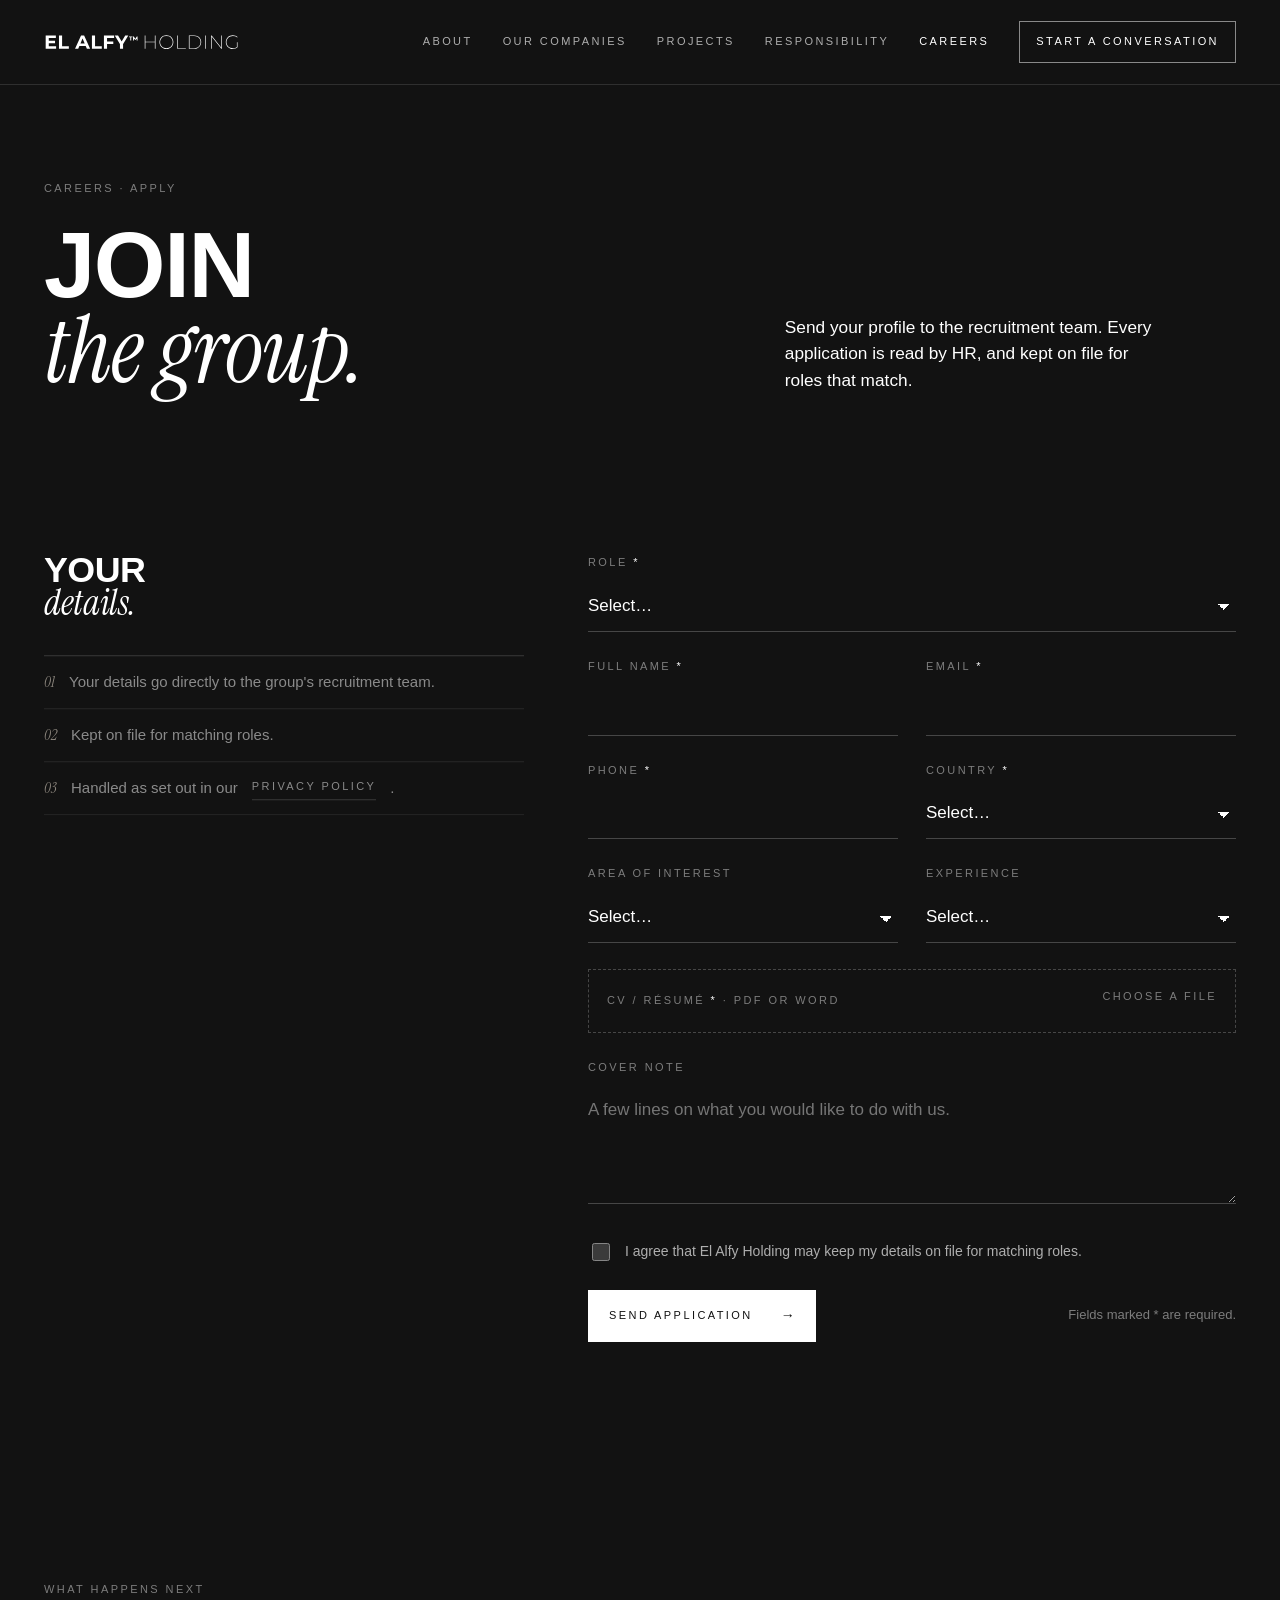
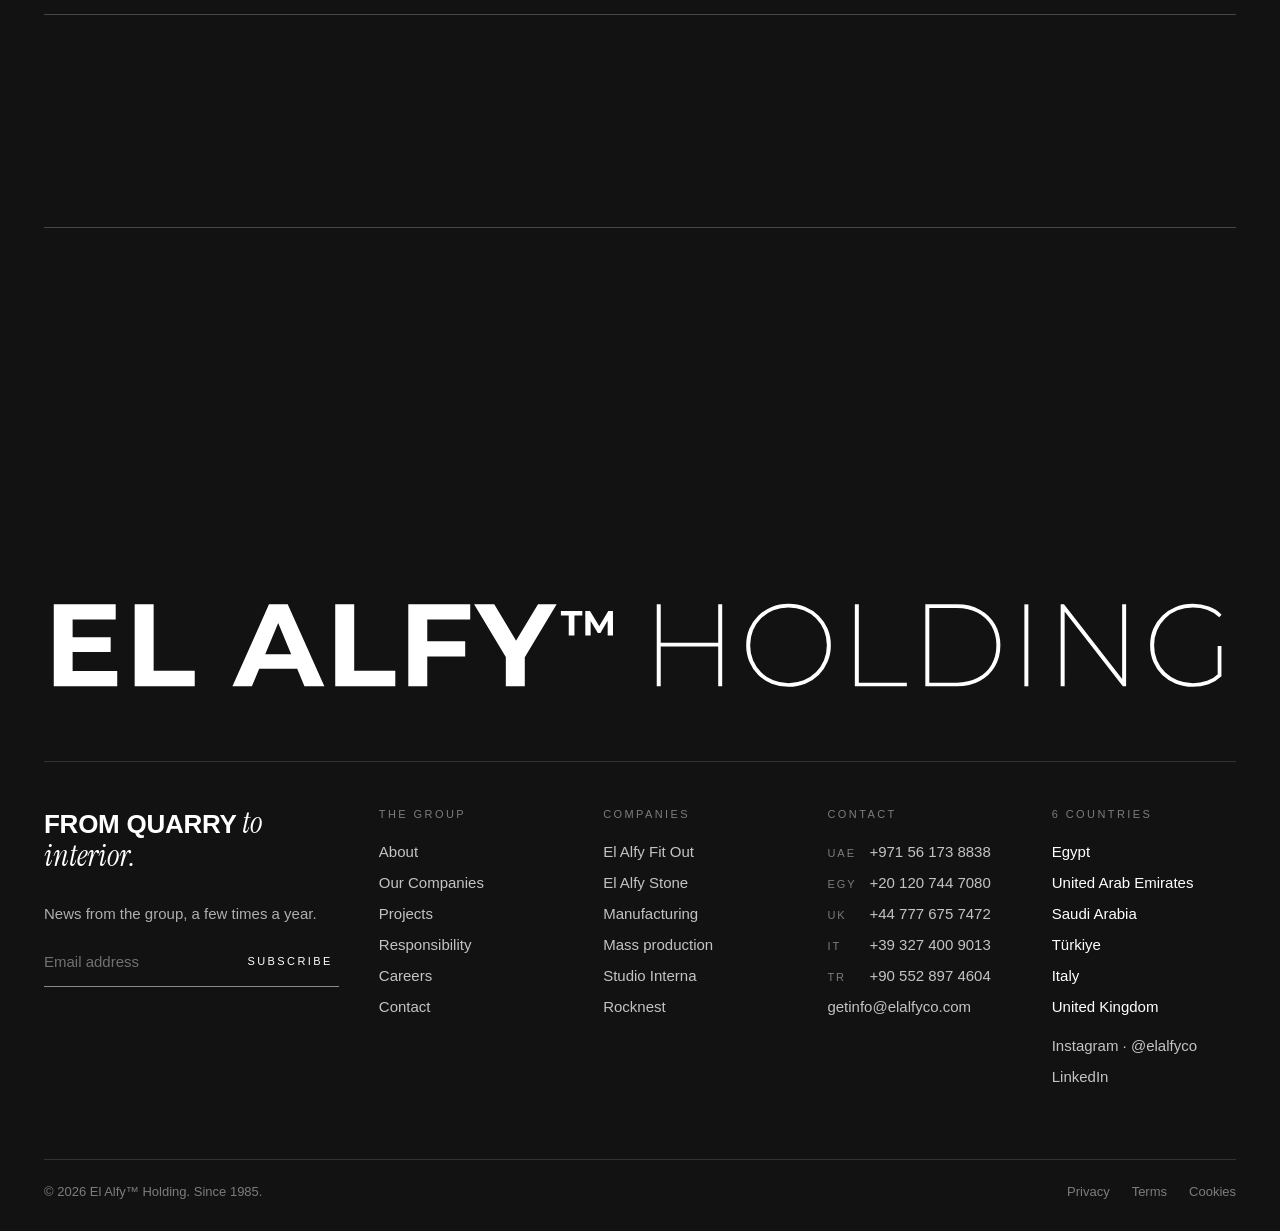
<file: careers-apply.html>
<!doctype html>
<html lang="en" data-tone="dark">
<head>
<meta charset="utf-8">
<meta name="viewport" content="width=device-width, initial-scale=1">
<title>Apply — Careers — El Alfy Holding</title>
<meta name="description" content="Send your profile to the El Alfy Holding recruitment team.">
<meta name="theme-color" content="#121212">
<link rel="stylesheet" href="site.css">
<style>
.apply{display:grid;grid-template-columns:minmax(0,1fr) minmax(0,1.35fr);gap:64px;align-items:start}
.apply .side{position:sticky;top:120px}
.apply .side ul{margin-top:32px;border-top:1px solid var(--i22)}
.apply .side li{padding:14px 0;border-bottom:1px solid var(--i12);font-size:15px;color:var(--i66);display:flex;gap:14px}
.apply .side li span{font-family:var(--serif);font-style:italic;color:var(--trav)}
@media (max-width:860px){.apply{grid-template-columns:minmax(0,1fr)}.apply .side{position:static}}
</style>
</head>
<body>
<a class="skip" href="#main">Skip to content</a>
<header class="hd"><div class="in">
  <a class="brand" href="index.html" aria-label="El Alfy Holding, home"><svg class="lockup" viewBox="0 -72 1018 74" role="img" aria-label="El Alfy Holding" fill="currentColor"><path transform="translate(0.0 0.0) scale(0.1000 -0.1000)" d="M83 0V700H612V570H244V130H625V0ZM232 292V418H569V292Z"/><path transform="translate(69.1 0.0) scale(0.1000 -0.1000)" d="M83 0V700H245V132H596V0Z"/><path transform="translate(161.8 0.0) scale(0.1000 -0.1000)" d="M-9 0 303 700H463L776 0H606L350 618H414L157 0ZM147 150 190 273H550L594 150Z"/><path transform="translate(240.4 0.0) scale(0.1000 -0.1000)" d="M83 0V700H245V132H596V0Z"/><path transform="translate(302.8 0.0) scale(0.1000 -0.1000)" d="M83 0V700H612V570H245V0ZM233 255V385H569V255Z"/><path transform="translate(368.7 0.0) scale(0.1000 -0.1000)" d="M257 0V286L294 188L-14 700H158L394 307H295L532 700H691L383 188L419 286V0Z"/><path transform="translate(441.3 -43.4) scale(0.0300 -0.0300)" d="M228 0V568H4V700H614V568H390V0Z"/><path transform="translate(459.8 -43.4) scale(0.0300 -0.0300)" d="M83 0V700H217L515 206H444L737 700H870L872 0H720L719 467H747L513 74H440L201 467H235V0Z"/><path transform="translate(510.5 0.0) scale(0.1000 -0.1000)" d="M653 0V700H687V0ZM128 0V700H162V0ZM156 340V371H659V340Z"/><path transform="translate(594.0 0.0) scale(0.1000 -0.1000)" d="M418 -4Q341 -4 275.0 22.5Q209 49 160.0 97.0Q111 145 84.0 209.5Q57 274 57 350Q57 426 84.0 490.5Q111 555 160.0 603.0Q209 651 275.0 677.5Q341 704 418 704Q496 704 562.0 677.5Q628 651 676.5 603.0Q725 555 752.5 490.5Q780 426 780 350Q780 274 752.5 209.5Q725 145 676.5 97.0Q628 49 562.0 22.5Q496 -4 418 -4ZM418 27Q488 27 548.0 51.0Q608 75 652.5 119.0Q697 163 721.5 221.5Q746 280 746 350Q746 420 721.5 478.5Q697 537 652.5 581.0Q608 625 548.0 649.0Q488 673 418 673Q349 673 289.0 649.0Q229 625 184.5 581.0Q140 537 115.5 478.5Q91 420 91 350Q91 280 115.5 221.5Q140 163 184.5 119.0Q229 75 289.0 51.0Q349 27 418 27Z"/><path transform="translate(679.7 0.0) scale(0.1000 -0.1000)" d="M128 0V700H162V31H572V0Z"/><path transform="translate(739.9 0.0) scale(0.1000 -0.1000)" d="M128 0V700H398Q510 700 593.0 654.5Q676 609 722.5 530.5Q769 452 769 350Q769 248 722.5 169.5Q676 91 593.0 45.5Q510 0 398 0ZM162 31H396Q499 31 575.5 72.0Q652 113 693.5 185.0Q735 257 735 350Q735 443 693.5 515.0Q652 587 575.5 628.0Q499 669 396 669H162Z"/><path transform="translate(824.5 0.0) scale(0.1000 -0.1000)" d="M128 0V700H162V0Z"/><path transform="translate(855.5 0.0) scale(0.1000 -0.1000)" d="M128 0V700H156L670 40H653V700H687V0H659L145 660H162V0Z"/><path transform="translate(939.0 0.0) scale(0.1000 -0.1000)" d="M421 -4Q343 -4 276.5 22.5Q210 49 160.5 97.0Q111 145 84.0 209.5Q57 274 57 350Q57 426 84.0 490.5Q111 555 160.5 603.0Q210 651 276.5 677.5Q343 704 421 704Q494 704 558.0 681.0Q622 658 667 612L647 589Q599 635 543.0 654.0Q487 673 422 673Q351 673 290.5 648.5Q230 624 185.0 580.0Q140 536 115.5 477.5Q91 419 91 350Q91 281 115.5 222.5Q140 164 185.0 120.0Q230 76 290.5 51.5Q351 27 422 27Q486 27 543.5 46.5Q601 66 646 111L666 86Q620 41 556.0 18.5Q492 -4 421 -4ZM666 86 634 90V345H666Z"/></svg></a>
  <nav aria-label="Main"><a href="about.html">About</a><a href="companies.html">Our Companies</a><a href="projects.html">Projects</a><a href="responsibility.html">Responsibility</a><a href="careers.html" aria-current="page">Careers</a><a class="cta" href="contact.html">Start a conversation</a></nav>
  <button class="menu-btn" type="button" aria-expanded="false" aria-controls="menu">Menu</button>
</div></header>
<div class="panel-menu" id="menu" role="dialog" aria-modal="true" aria-label="Menu">
  <div class="top"><a class="brand" href="index.html" aria-label="El Alfy Holding, home"><svg class="lockup" viewBox="0 -72 1018 74" role="img" aria-label="El Alfy Holding" fill="currentColor"><path transform="translate(0.0 0.0) scale(0.1000 -0.1000)" d="M83 0V700H612V570H244V130H625V0ZM232 292V418H569V292Z"/><path transform="translate(69.1 0.0) scale(0.1000 -0.1000)" d="M83 0V700H245V132H596V0Z"/><path transform="translate(161.8 0.0) scale(0.1000 -0.1000)" d="M-9 0 303 700H463L776 0H606L350 618H414L157 0ZM147 150 190 273H550L594 150Z"/><path transform="translate(240.4 0.0) scale(0.1000 -0.1000)" d="M83 0V700H245V132H596V0Z"/><path transform="translate(302.8 0.0) scale(0.1000 -0.1000)" d="M83 0V700H612V570H245V0ZM233 255V385H569V255Z"/><path transform="translate(368.7 0.0) scale(0.1000 -0.1000)" d="M257 0V286L294 188L-14 700H158L394 307H295L532 700H691L383 188L419 286V0Z"/><path transform="translate(441.3 -43.4) scale(0.0300 -0.0300)" d="M228 0V568H4V700H614V568H390V0Z"/><path transform="translate(459.8 -43.4) scale(0.0300 -0.0300)" d="M83 0V700H217L515 206H444L737 700H870L872 0H720L719 467H747L513 74H440L201 467H235V0Z"/><path transform="translate(510.5 0.0) scale(0.1000 -0.1000)" d="M653 0V700H687V0ZM128 0V700H162V0ZM156 340V371H659V340Z"/><path transform="translate(594.0 0.0) scale(0.1000 -0.1000)" d="M418 -4Q341 -4 275.0 22.5Q209 49 160.0 97.0Q111 145 84.0 209.5Q57 274 57 350Q57 426 84.0 490.5Q111 555 160.0 603.0Q209 651 275.0 677.5Q341 704 418 704Q496 704 562.0 677.5Q628 651 676.5 603.0Q725 555 752.5 490.5Q780 426 780 350Q780 274 752.5 209.5Q725 145 676.5 97.0Q628 49 562.0 22.5Q496 -4 418 -4ZM418 27Q488 27 548.0 51.0Q608 75 652.5 119.0Q697 163 721.5 221.5Q746 280 746 350Q746 420 721.5 478.5Q697 537 652.5 581.0Q608 625 548.0 649.0Q488 673 418 673Q349 673 289.0 649.0Q229 625 184.5 581.0Q140 537 115.5 478.5Q91 420 91 350Q91 280 115.5 221.5Q140 163 184.5 119.0Q229 75 289.0 51.0Q349 27 418 27Z"/><path transform="translate(679.7 0.0) scale(0.1000 -0.1000)" d="M128 0V700H162V31H572V0Z"/><path transform="translate(739.9 0.0) scale(0.1000 -0.1000)" d="M128 0V700H398Q510 700 593.0 654.5Q676 609 722.5 530.5Q769 452 769 350Q769 248 722.5 169.5Q676 91 593.0 45.5Q510 0 398 0ZM162 31H396Q499 31 575.5 72.0Q652 113 693.5 185.0Q735 257 735 350Q735 443 693.5 515.0Q652 587 575.5 628.0Q499 669 396 669H162Z"/><path transform="translate(824.5 0.0) scale(0.1000 -0.1000)" d="M128 0V700H162V0Z"/><path transform="translate(855.5 0.0) scale(0.1000 -0.1000)" d="M128 0V700H156L670 40H653V700H687V0H659L145 660H162V0Z"/><path transform="translate(939.0 0.0) scale(0.1000 -0.1000)" d="M421 -4Q343 -4 276.5 22.5Q210 49 160.5 97.0Q111 145 84.0 209.5Q57 274 57 350Q57 426 84.0 490.5Q111 555 160.5 603.0Q210 651 276.5 677.5Q343 704 421 704Q494 704 558.0 681.0Q622 658 667 612L647 589Q599 635 543.0 654.0Q487 673 422 673Q351 673 290.5 648.5Q230 624 185.0 580.0Q140 536 115.5 477.5Q91 419 91 350Q91 281 115.5 222.5Q140 164 185.0 120.0Q230 76 290.5 51.5Q351 27 422 27Q486 27 543.5 46.5Q601 66 646 111L666 86Q620 41 556.0 18.5Q492 -4 421 -4ZM666 86 634 90V345H666Z"/></svg></a><button class="menu-btn close-btn" type="button" style="display:block">Close</button></div>
  <ol><li><a href="about.html">About<span>01</span></a></li><li><a href="companies.html">Our Companies<span>02</span></a></li><li><a href="projects.html">Projects<span>03</span></a></li><li><a href="responsibility.html">Responsibility<span>04</span></a></li><li><a href="careers.html">Careers<span>05</span></a></li></ol>
  <a class="act" href="contact.html">Start a conversation <span aria-hidden="true">→</span></a>
</div>
<main id="main">
  <section class="open text" data-tone="dark" style="padding-bottom:64px">
    <div class="wrap grid">
      <div><span class="label"><a href="careers.html">Careers</a> · Apply</span><h1 class="display" data-m7>Join<br><em>the group.</em></h1></div>
      <p class="lead">Send your profile to the recruitment team. Every application is read by HR, and kept on file for roles that match.</p>
    </div>
  </section>

  <section class="sec" data-tone="light" style="padding-top:96px">
    <div class="wrap apply">
      <div class="side">
        <h2 class="title sm" data-cap>Your<br><em>details.</em></h2>
        <ul data-cap>
          <li><span>01</span>Your details go directly to the group's recruitment team.</li>
          <li><span>02</span>Kept on file for matching roles.</li>
          <li><span>03</span>Handled as set out in our <a class="lk" href="privacy.html" style="padding-bottom:2px">privacy policy</a>.</li>
        </ul>
      </div>
      <div>
        <form class="form" data-demo novalidate>
          <label class="full"><span>Role <b>*</b></span><select name="role" required>
            <option value="">Select…</option><option>Open application</option><option>Site Engineer</option><option>Façade Project Manager</option><option>Interior Designer</option><option>Estimator</option><option>Project Coordinator</option><option>Quarry Supervisor</option><option>Stone Finisher</option><option>CNC Machinist</option><option>QA Inspector</option><option>Sales Manager</option><option>HSE Officer</option><option>Procurement Lead</option><option>Graduate programme</option><option>Apprenticeship</option>
          </select></label>
          <label><span>Full name <b>*</b></span><input name="name" autocomplete="name" required></label>
          <label><span>Email <b>*</b></span><input name="email" type="email" autocomplete="email" required></label>
          <label><span>Phone <b>*</b></span><input name="tel" type="tel" autocomplete="tel" required></label>
          <label><span>Country <b>*</b></span><select name="country" required><option value="">Select…</option><option>Egypt</option><option>United Arab Emirates</option><option>Saudi Arabia</option><option>Türkiye</option><option>Italy</option><option>United Kingdom</option><option>Other</option></select></label>
          <label><span>Area of interest</span><select name="area"><option value="">Select…</option><option>Engineering</option><option>Operations</option><option>Manufacturing</option><option>Commercial</option><option>Design</option><option>Quality &amp; safety</option><option>Finance &amp; administration</option></select></label>
          <label><span>Experience</span><select name="level"><option value="">Select…</option><option>Graduate</option><option>1–3 years</option><option>3–7 years</option><option>7–15 years</option><option>15+ years</option></select></label>
          <label class="full file"><span style="margin:0">CV / résumé <b>*</b> · PDF or Word</span><span data-fname data-empty="Choose a file">Choose a file</span><input type="file" name="cv" accept=".pdf,.doc,.docx" required></label>
          <label class="full"><span>Cover note</span><textarea name="note" placeholder="A few lines on what you would like to do with us."></textarea></label>
          <label class="full check"><input type="checkbox" required> <span style="margin:0;text-transform:none;letter-spacing:0;font-size:14px;color:inherit">I agree that El Alfy Holding may keep my details on file for matching roles.</span></label>
          <div class="full send"><button class="btn solid" type="submit">Send application <i aria-hidden="true">→</i></button><span class="note">Fields marked * are required.</span></div>
        </form>
        <div class="form-ok" tabindex="-1"><h3 class="title sm">Thank you,<br><em>received.</em></h3><p class="body" style="margin-top:16px">Your application is with the recruitment team. You will hear from us either way.</p></div>
      </div>
    </div>
  </section>

  <section class="sec" data-tone="dark">
    <div class="wrap">
      <div class="kicker"><span class="label">What happens next</span><span class="rule" data-rule></span></div>
      <h2 class="title" data-cap style="margin-bottom:56px">Four steps,<br><em>no silence.</em></h2>
      <ol class="steps">
        <li data-cap><span class="n">01</span><h3>HR review</h3><p>Your profile is read by the recruitment team.</p></li>
        <li data-cap><span class="n">02</span><h3>Shortlist</h3><p>Matching profiles are shared with the hiring team.</p></li>
        <li data-cap><span class="n">03</span><h3>Interview</h3><p>We arrange a conversation with the people you would work with.</p></li>
        <li data-cap><span class="n">04</span><h3>Response</h3><p>You hear back on the outcome, either way.</p></li>
      </ol>
    </div>
  </section>
  <script>
  (function(){var r=new URLSearchParams(location.search).get('role'),s=document.querySelector('select[name=role]');if(r&&s){for(var i=0;i<s.options.length;i++)if(s.options[i].text===r){s.selectedIndex=i;break}}})();
  </script>
</main>
<footer class="ft" data-tone="dark">
  <div class="wrap">
    <a href="index.html" class="mark" aria-label="El Alfy Holding, home" style="display:block"><svg class="lockup mark-svg" viewBox="0 -72 1018 74" role="img" aria-label="El Alfy Holding" fill="currentColor"><path transform="translate(0.0 0.0) scale(0.1000 -0.1000)" d="M83 0V700H612V570H244V130H625V0ZM232 292V418H569V292Z"/><path transform="translate(69.1 0.0) scale(0.1000 -0.1000)" d="M83 0V700H245V132H596V0Z"/><path transform="translate(161.8 0.0) scale(0.1000 -0.1000)" d="M-9 0 303 700H463L776 0H606L350 618H414L157 0ZM147 150 190 273H550L594 150Z"/><path transform="translate(240.4 0.0) scale(0.1000 -0.1000)" d="M83 0V700H245V132H596V0Z"/><path transform="translate(302.8 0.0) scale(0.1000 -0.1000)" d="M83 0V700H612V570H245V0ZM233 255V385H569V255Z"/><path transform="translate(368.7 0.0) scale(0.1000 -0.1000)" d="M257 0V286L294 188L-14 700H158L394 307H295L532 700H691L383 188L419 286V0Z"/><path transform="translate(441.3 -43.4) scale(0.0300 -0.0300)" d="M228 0V568H4V700H614V568H390V0Z"/><path transform="translate(459.8 -43.4) scale(0.0300 -0.0300)" d="M83 0V700H217L515 206H444L737 700H870L872 0H720L719 467H747L513 74H440L201 467H235V0Z"/><path transform="translate(510.5 0.0) scale(0.1000 -0.1000)" d="M653 0V700H687V0ZM128 0V700H162V0ZM156 340V371H659V340Z"/><path transform="translate(594.0 0.0) scale(0.1000 -0.1000)" d="M418 -4Q341 -4 275.0 22.5Q209 49 160.0 97.0Q111 145 84.0 209.5Q57 274 57 350Q57 426 84.0 490.5Q111 555 160.0 603.0Q209 651 275.0 677.5Q341 704 418 704Q496 704 562.0 677.5Q628 651 676.5 603.0Q725 555 752.5 490.5Q780 426 780 350Q780 274 752.5 209.5Q725 145 676.5 97.0Q628 49 562.0 22.5Q496 -4 418 -4ZM418 27Q488 27 548.0 51.0Q608 75 652.5 119.0Q697 163 721.5 221.5Q746 280 746 350Q746 420 721.5 478.5Q697 537 652.5 581.0Q608 625 548.0 649.0Q488 673 418 673Q349 673 289.0 649.0Q229 625 184.5 581.0Q140 537 115.5 478.5Q91 420 91 350Q91 280 115.5 221.5Q140 163 184.5 119.0Q229 75 289.0 51.0Q349 27 418 27Z"/><path transform="translate(679.7 0.0) scale(0.1000 -0.1000)" d="M128 0V700H162V31H572V0Z"/><path transform="translate(739.9 0.0) scale(0.1000 -0.1000)" d="M128 0V700H398Q510 700 593.0 654.5Q676 609 722.5 530.5Q769 452 769 350Q769 248 722.5 169.5Q676 91 593.0 45.5Q510 0 398 0ZM162 31H396Q499 31 575.5 72.0Q652 113 693.5 185.0Q735 257 735 350Q735 443 693.5 515.0Q652 587 575.5 628.0Q499 669 396 669H162Z"/><path transform="translate(824.5 0.0) scale(0.1000 -0.1000)" d="M128 0V700H162V0Z"/><path transform="translate(855.5 0.0) scale(0.1000 -0.1000)" d="M128 0V700H156L670 40H653V700H687V0H659L145 660H162V0Z"/><path transform="translate(939.0 0.0) scale(0.1000 -0.1000)" d="M421 -4Q343 -4 276.5 22.5Q210 49 160.5 97.0Q111 145 84.0 209.5Q57 274 57 350Q57 426 84.0 490.5Q111 555 160.5 603.0Q210 651 276.5 677.5Q343 704 421 704Q494 704 558.0 681.0Q622 658 667 612L647 589Q599 635 543.0 654.0Q487 673 422 673Q351 673 290.5 648.5Q230 624 185.0 580.0Q140 536 115.5 477.5Q91 419 91 350Q91 281 115.5 222.5Q140 164 185.0 120.0Q230 76 290.5 51.5Q351 27 422 27Q486 27 543.5 46.5Q601 66 646 111L666 86Q620 41 556.0 18.5Q492 -4 421 -4ZM666 86 634 90V345H666Z"/></svg></a>
    <div class="grid">
      <div>
        <p class="tag"><b>From quarry</b> to interior.</p>
        <form action="#" onsubmit="this.querySelector('button').textContent='Thank you';return false">
          <label for="nl">News from the group, a few times a year.</label>
          <div class="f"><input id="nl" type="email" name="email" placeholder="Email address" autocomplete="email" required><button type="submit">Subscribe</button></div>
        </form>
      </div>
      <div><h4>The group</h4><ul><li><a href="about.html">About</a></li><li><a href="companies.html">Our Companies</a></li><li><a href="projects.html">Projects</a></li><li><a href="responsibility.html">Responsibility</a></li><li><a href="careers.html">Careers</a></li><li><a href="contact.html">Contact</a></li></ul></div>
      <div><h4>Companies</h4><ul><li><a href="companies.html#fit-out">El Alfy Fit Out</a></li><li><a href="companies.html#stone">El Alfy Stone</a></li><li><a href="companies.html#manufacturing">Manufacturing</a></li><li><a href="companies.html#mass-production">Mass production</a></li><li><a href="companies.html#ffe">Studio Interna</a></li><li><a href="companies.html#ffe">Rocknest</a></li></ul></div>
      <div><h4>Contact</h4><ul class="tel"><li><a href="tel:+971561738838"><span>UAE</span>+971 56 173 8838</a></li><li><a href="tel:+201207447080"><span>EGY</span>+20 120 744 7080</a></li><li><a href="tel:+447776757472"><span>UK</span>+44 777 675 7472</a></li><li><a href="tel:+393274009013"><span>IT</span>+39 327 400 9013</a></li><li><a href="tel:+905528974604"><span>TR</span>+90 552 897 4604</a></li><li><a href="mailto:getinfo@elalfyco.com">getinfo@elalfyco.com</a></li></ul></div>
      <div><h4>6 countries</h4><ul><li>Egypt</li><li>United Arab Emirates</li><li>Saudi Arabia</li><li>Türkiye</li><li>Italy</li><li>United Kingdom</li><li style="margin-top:18px"><a href="https://www.instagram.com/elalfyco">Instagram · @elalfyco</a></li><li><a href="https://www.linkedin.com/company/el-alfy-holding">LinkedIn</a></li></ul></div>
    </div>
    <div class="bot"><span>© 2026 El Alfy™ Holding. Since 1985.</span><nav aria-label="Legal"><a href="privacy.html">Privacy</a><a href="terms.html">Terms</a><a href="cookies.html">Cookies</a></nav></div>
  </div>
</footer>
<script src="site.js"></script>
</body>
</html>
</file>
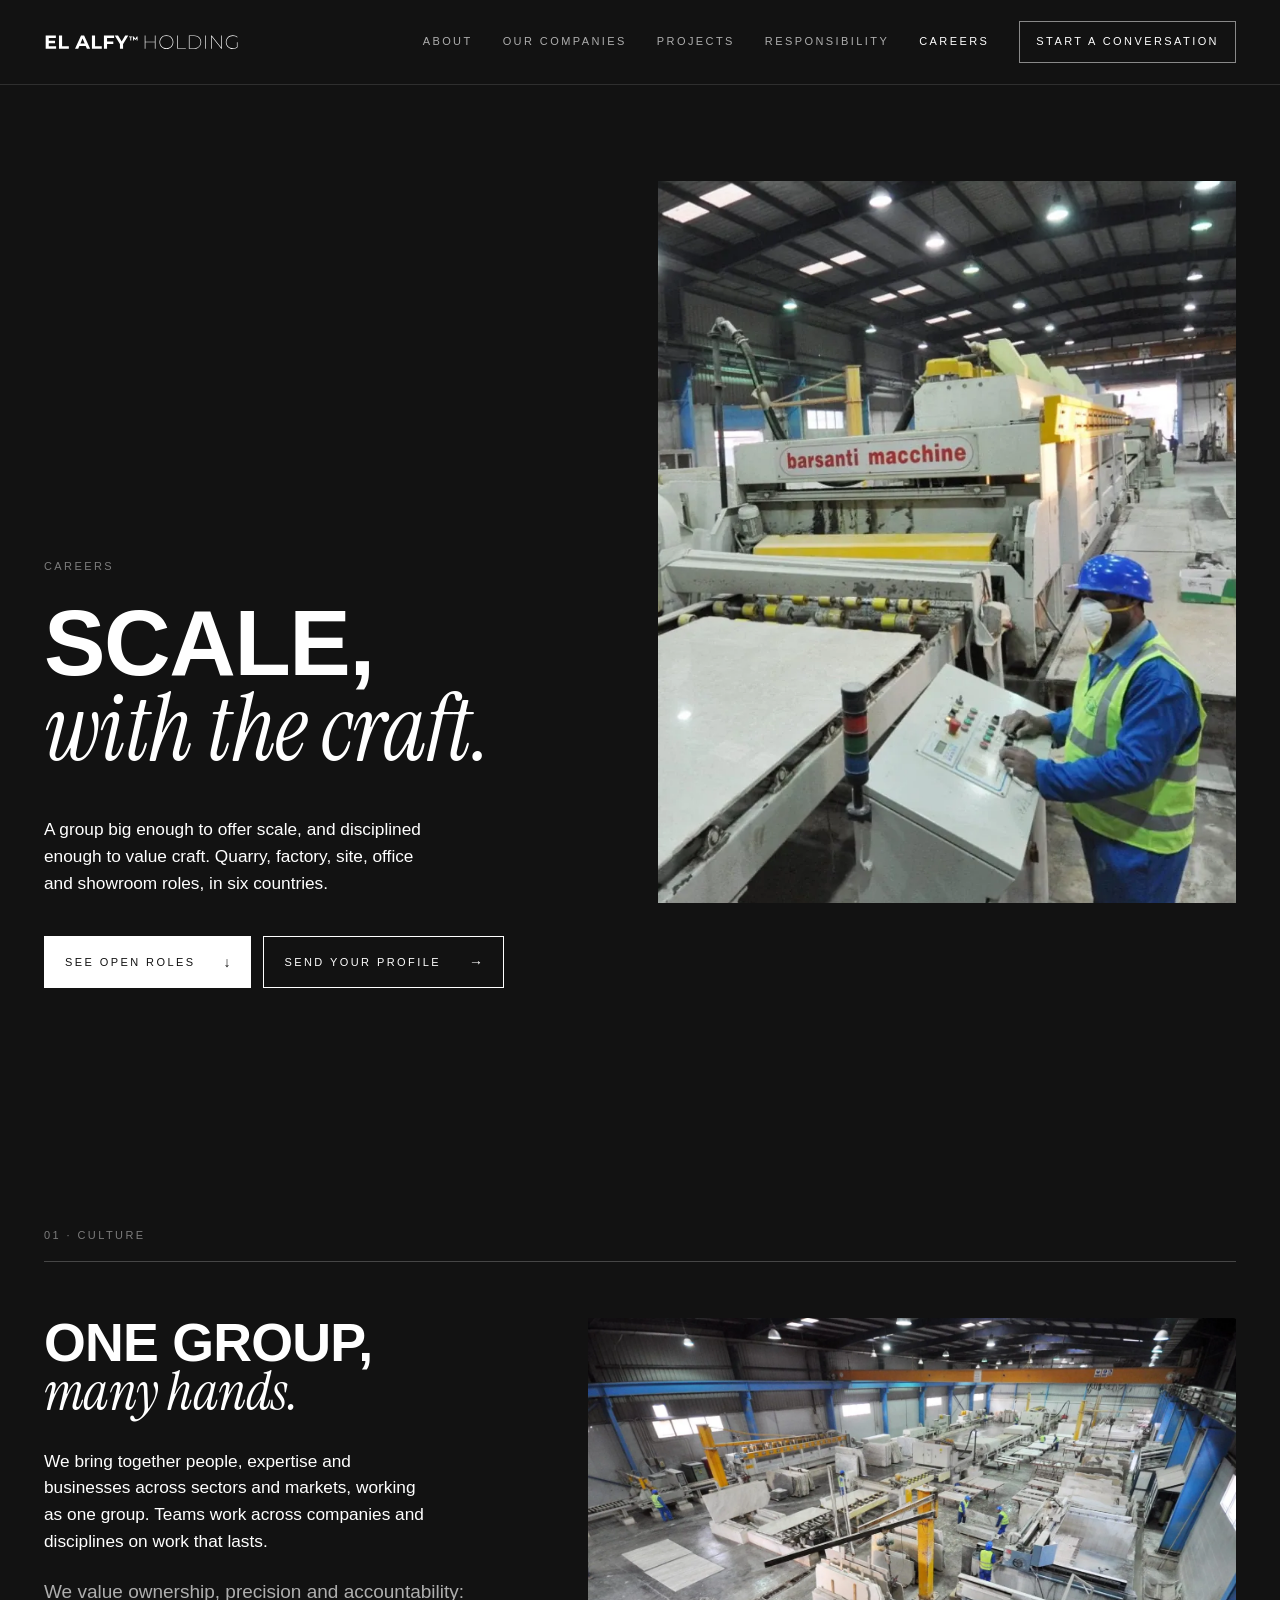
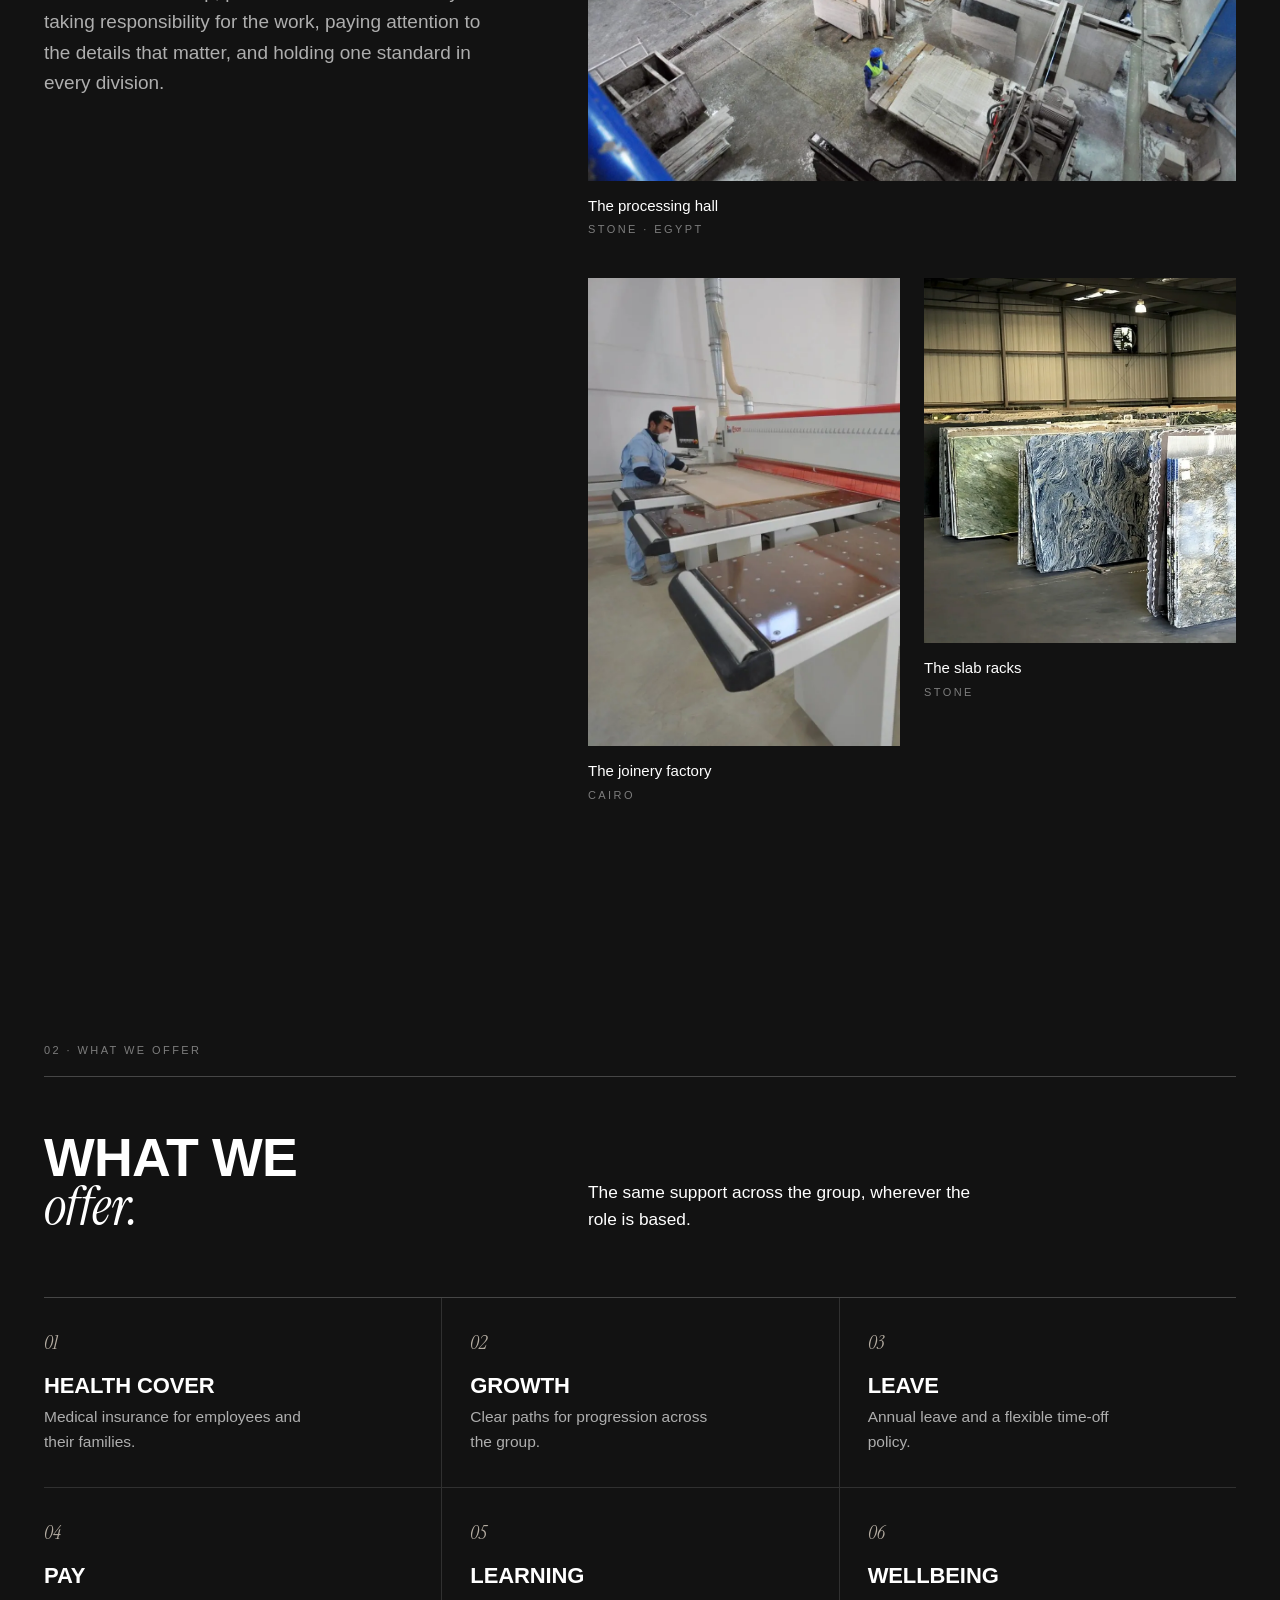
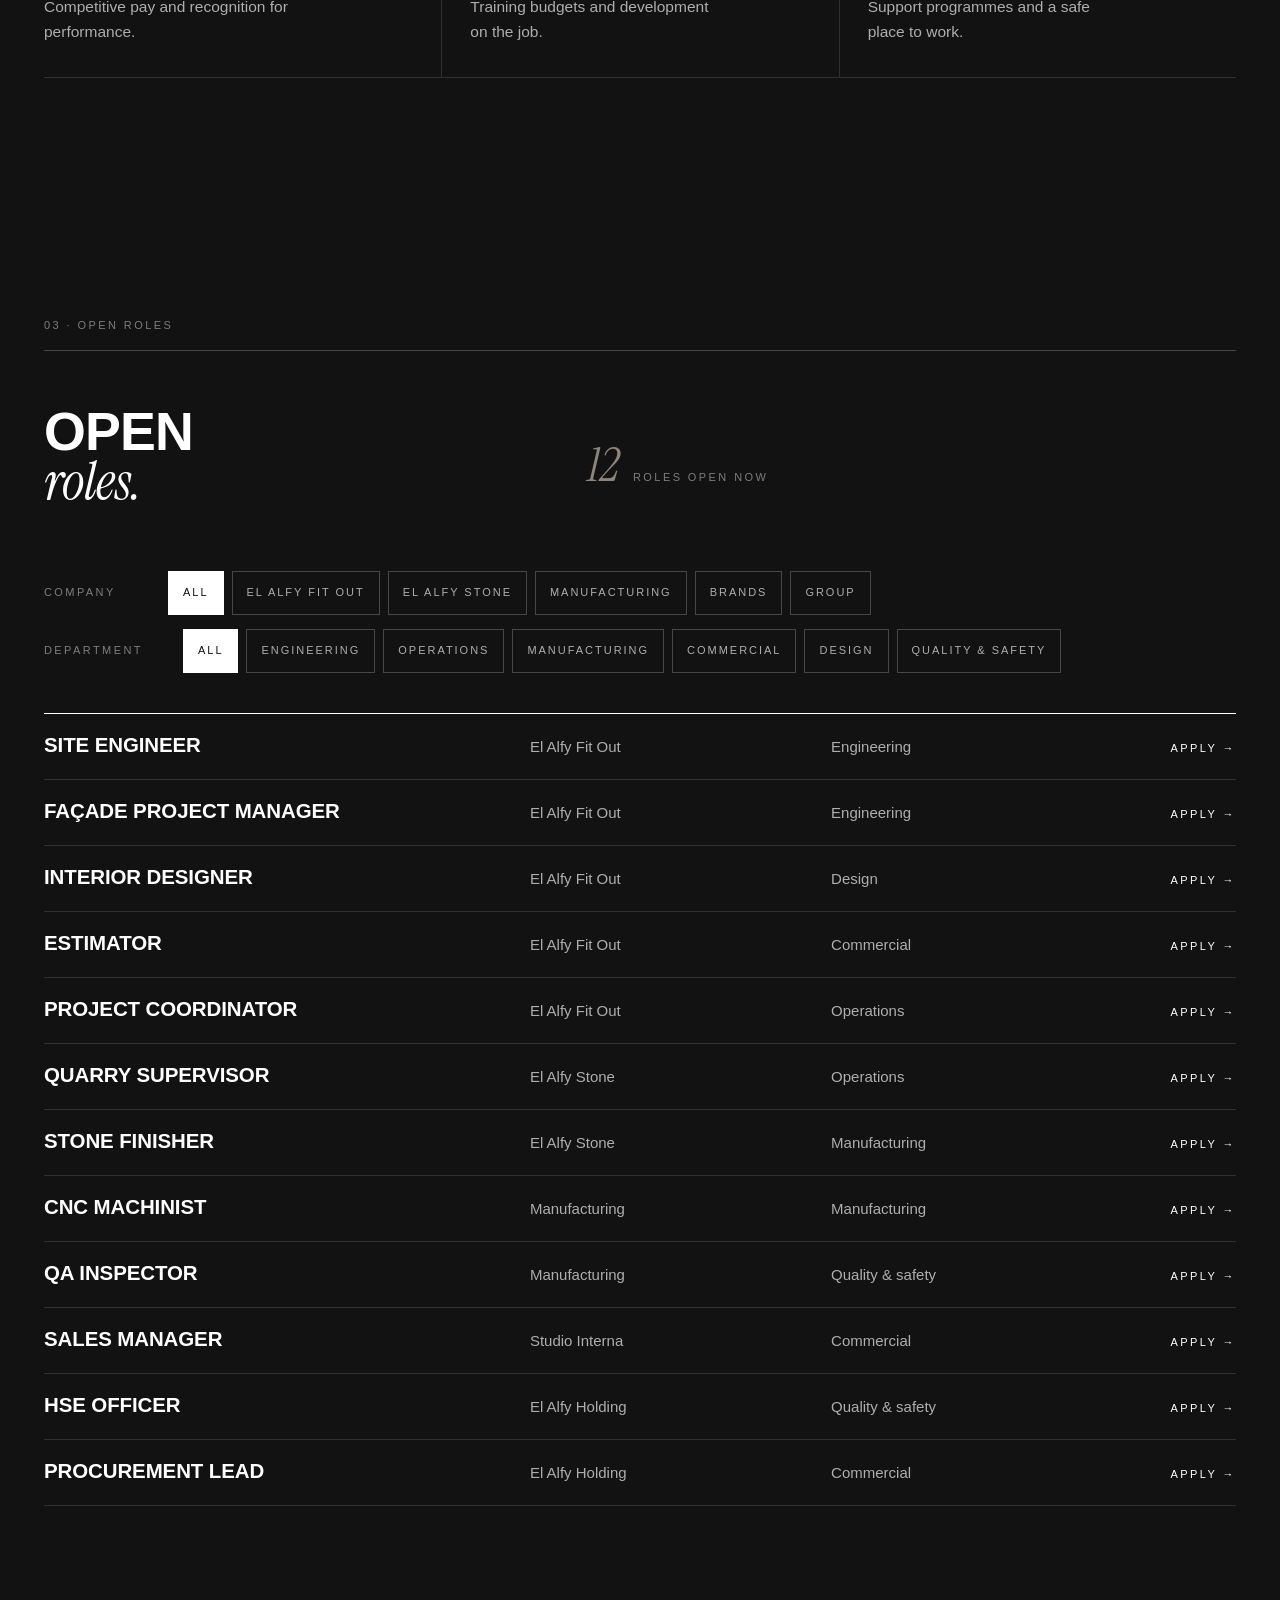
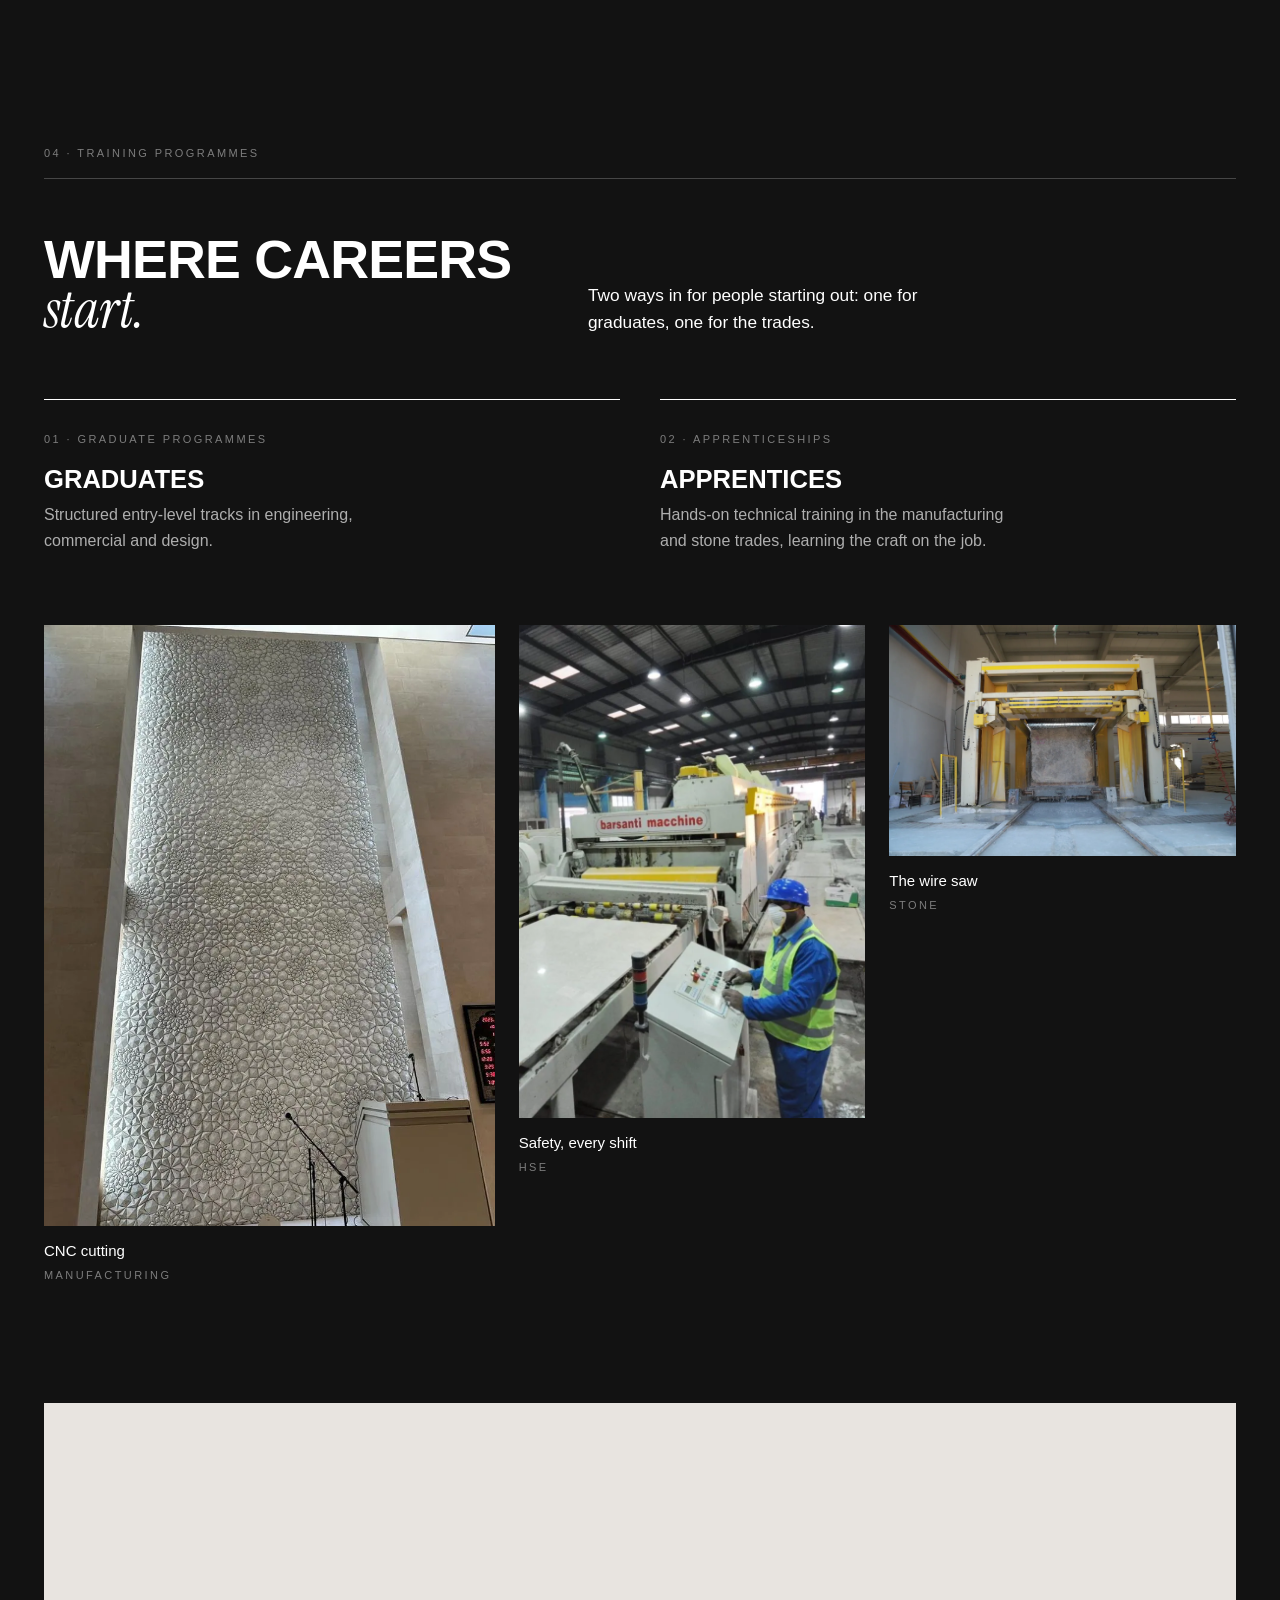
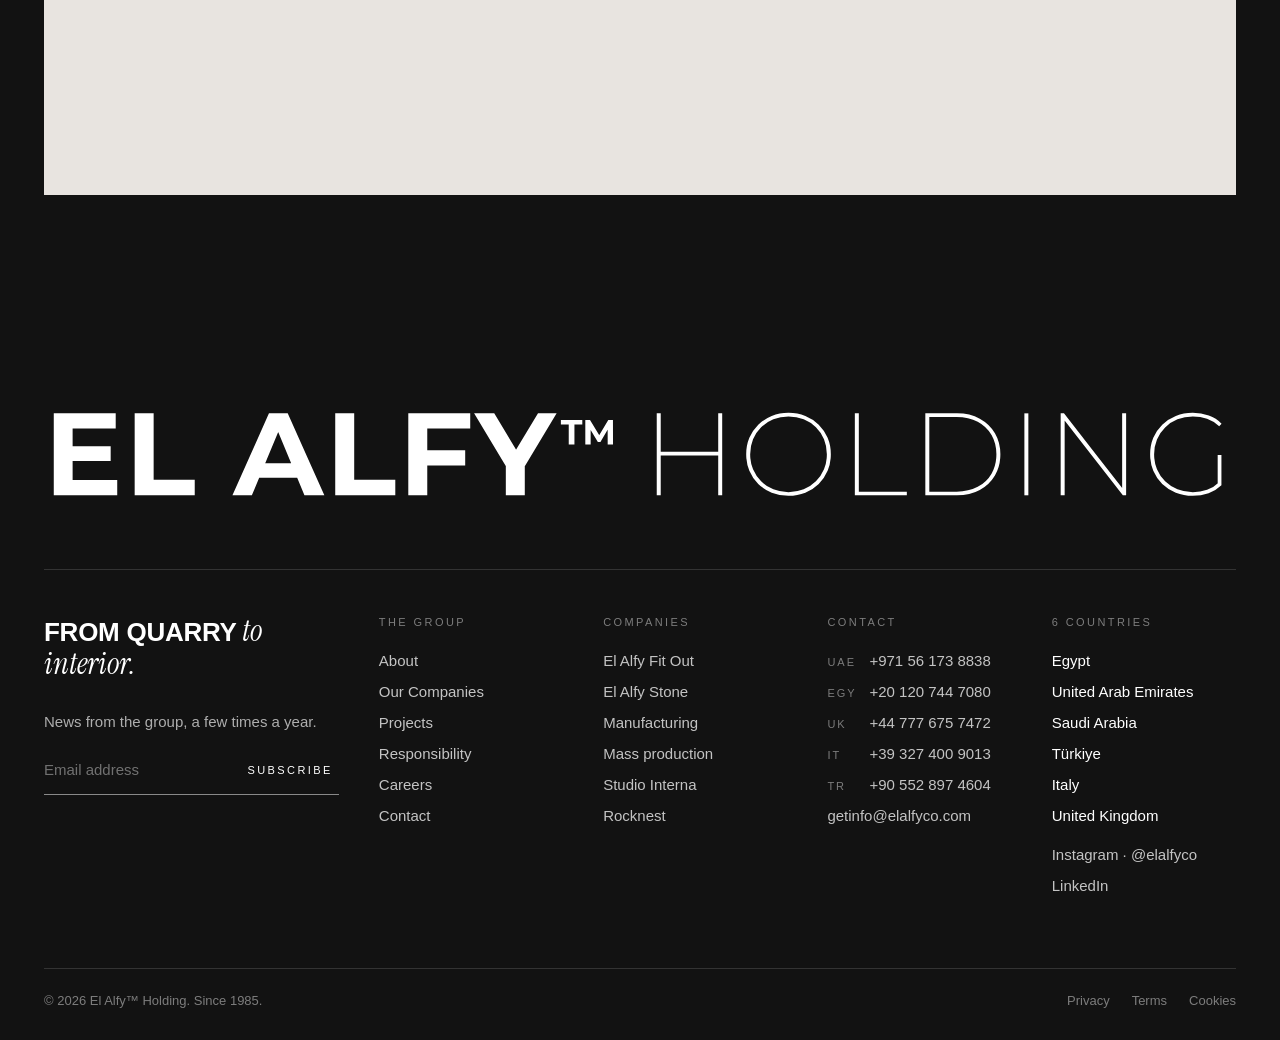
<file: careers.html>
<!doctype html>
<html lang="en" data-tone="dark">
<head>
<meta charset="utf-8">
<meta name="viewport" content="width=device-width, initial-scale=1">
<title>Careers — El Alfy Holding</title>
<meta name="description" content="Careers at El Alfy Holding: quarry, factory, site, office and showroom roles across six countries.">
<meta name="theme-color" content="#121212">
<link rel="stylesheet" href="site.css">
<style>
.benefits{display:grid;grid-template-columns:repeat(3,minmax(0,1fr));border-top:1px solid var(--i22)}
.benefits li{padding:28px 28px 32px 0;border-bottom:1px solid var(--i12)}
.benefits li:not(:nth-child(3n+1)){padding-left:28px;border-left:1px solid var(--i12)}
.benefits .n{font-family:var(--serif);font-style:italic;font-size:20px;color:var(--trav)}
.benefits h3{font-weight:700;text-transform:uppercase;font-size:22px;letter-spacing:-.005em;margin:16px 0 8px;line-height:1.05}
.benefits p{color:var(--i66);font-size:15.5px;max-width:30ch}
.roles{border-top:1px solid var(--ink)}
.roles li{border-bottom:1px solid var(--i12)}
.roles li[hidden]{display:none}
.roles a{display:grid;grid-template-columns:minmax(0,2fr) minmax(0,1.2fr) minmax(0,1fr) 150px;gap:24px;align-items:baseline;padding:20px 0;transition:padding .45s var(--ease)}
.roles a:hover{padding-left:12px}
.roles b{font-weight:700;text-transform:uppercase;font-size:clamp(18px,1.6vw,22px);letter-spacing:-.005em;line-height:1.1}
.roles .co,.roles .dp{color:var(--i66);font-size:15px}
.roles .go{justify-self:end;font-size:11px;letter-spacing:.22em;text-transform:uppercase}
.roles .empty{padding:20px 0;color:var(--i66)}
.strip{display:grid;grid-template-columns:1.3fr 1fr 1fr;gap:24px;align-items:start;margin-top:72px}
.prog{display:grid;grid-template-columns:1fr 1fr;gap:40px}
.prog>div{border-top:1px solid var(--ink);padding-top:22px}
.prog h3{font-weight:700;text-transform:uppercase;font-size:clamp(22px,2vw,30px);margin:14px 0 10px;line-height:1}
.prog p{color:var(--i66);max-width:40ch;font-size:16px}
@media (max-width:860px){.benefits,.prog,.strip{grid-template-columns:minmax(0,1fr)}.benefits li:not(:nth-child(3n+1)){padding-left:0;border-left:0}.roles a{grid-template-columns:minmax(0,1fr) auto;gap:6px 16px}.roles .co{grid-column:1}.roles .dp{display:none}.roles .go{grid-row:1 / span 2;grid-column:2}}
</style>
</head>
<body>
<a class="skip" href="#main">Skip to content</a>
<header class="hd"><div class="in">
  <a class="brand" href="index.html" aria-label="El Alfy Holding, home"><svg class="lockup" viewBox="0 -72 1018 74" role="img" aria-label="El Alfy Holding" fill="currentColor"><path transform="translate(0.0 0.0) scale(0.1000 -0.1000)" d="M83 0V700H612V570H244V130H625V0ZM232 292V418H569V292Z"/><path transform="translate(69.1 0.0) scale(0.1000 -0.1000)" d="M83 0V700H245V132H596V0Z"/><path transform="translate(161.8 0.0) scale(0.1000 -0.1000)" d="M-9 0 303 700H463L776 0H606L350 618H414L157 0ZM147 150 190 273H550L594 150Z"/><path transform="translate(240.4 0.0) scale(0.1000 -0.1000)" d="M83 0V700H245V132H596V0Z"/><path transform="translate(302.8 0.0) scale(0.1000 -0.1000)" d="M83 0V700H612V570H245V0ZM233 255V385H569V255Z"/><path transform="translate(368.7 0.0) scale(0.1000 -0.1000)" d="M257 0V286L294 188L-14 700H158L394 307H295L532 700H691L383 188L419 286V0Z"/><path transform="translate(441.3 -43.4) scale(0.0300 -0.0300)" d="M228 0V568H4V700H614V568H390V0Z"/><path transform="translate(459.8 -43.4) scale(0.0300 -0.0300)" d="M83 0V700H217L515 206H444L737 700H870L872 0H720L719 467H747L513 74H440L201 467H235V0Z"/><path transform="translate(510.5 0.0) scale(0.1000 -0.1000)" d="M653 0V700H687V0ZM128 0V700H162V0ZM156 340V371H659V340Z"/><path transform="translate(594.0 0.0) scale(0.1000 -0.1000)" d="M418 -4Q341 -4 275.0 22.5Q209 49 160.0 97.0Q111 145 84.0 209.5Q57 274 57 350Q57 426 84.0 490.5Q111 555 160.0 603.0Q209 651 275.0 677.5Q341 704 418 704Q496 704 562.0 677.5Q628 651 676.5 603.0Q725 555 752.5 490.5Q780 426 780 350Q780 274 752.5 209.5Q725 145 676.5 97.0Q628 49 562.0 22.5Q496 -4 418 -4ZM418 27Q488 27 548.0 51.0Q608 75 652.5 119.0Q697 163 721.5 221.5Q746 280 746 350Q746 420 721.5 478.5Q697 537 652.5 581.0Q608 625 548.0 649.0Q488 673 418 673Q349 673 289.0 649.0Q229 625 184.5 581.0Q140 537 115.5 478.5Q91 420 91 350Q91 280 115.5 221.5Q140 163 184.5 119.0Q229 75 289.0 51.0Q349 27 418 27Z"/><path transform="translate(679.7 0.0) scale(0.1000 -0.1000)" d="M128 0V700H162V31H572V0Z"/><path transform="translate(739.9 0.0) scale(0.1000 -0.1000)" d="M128 0V700H398Q510 700 593.0 654.5Q676 609 722.5 530.5Q769 452 769 350Q769 248 722.5 169.5Q676 91 593.0 45.5Q510 0 398 0ZM162 31H396Q499 31 575.5 72.0Q652 113 693.5 185.0Q735 257 735 350Q735 443 693.5 515.0Q652 587 575.5 628.0Q499 669 396 669H162Z"/><path transform="translate(824.5 0.0) scale(0.1000 -0.1000)" d="M128 0V700H162V0Z"/><path transform="translate(855.5 0.0) scale(0.1000 -0.1000)" d="M128 0V700H156L670 40H653V700H687V0H659L145 660H162V0Z"/><path transform="translate(939.0 0.0) scale(0.1000 -0.1000)" d="M421 -4Q343 -4 276.5 22.5Q210 49 160.5 97.0Q111 145 84.0 209.5Q57 274 57 350Q57 426 84.0 490.5Q111 555 160.5 603.0Q210 651 276.5 677.5Q343 704 421 704Q494 704 558.0 681.0Q622 658 667 612L647 589Q599 635 543.0 654.0Q487 673 422 673Q351 673 290.5 648.5Q230 624 185.0 580.0Q140 536 115.5 477.5Q91 419 91 350Q91 281 115.5 222.5Q140 164 185.0 120.0Q230 76 290.5 51.5Q351 27 422 27Q486 27 543.5 46.5Q601 66 646 111L666 86Q620 41 556.0 18.5Q492 -4 421 -4ZM666 86 634 90V345H666Z"/></svg></a>
  <nav aria-label="Main"><a href="about.html">About</a><a href="companies.html">Our Companies</a><a href="projects.html">Projects</a><a href="responsibility.html">Responsibility</a><a href="careers.html" aria-current="page">Careers</a><a class="cta" href="contact.html">Start a conversation</a></nav>
  <button class="menu-btn" type="button" aria-expanded="false" aria-controls="menu">Menu</button>
</div></header>
<div class="panel-menu" id="menu" role="dialog" aria-modal="true" aria-label="Menu">
  <div class="top"><a class="brand" href="index.html" aria-label="El Alfy Holding, home"><svg class="lockup" viewBox="0 -72 1018 74" role="img" aria-label="El Alfy Holding" fill="currentColor"><path transform="translate(0.0 0.0) scale(0.1000 -0.1000)" d="M83 0V700H612V570H244V130H625V0ZM232 292V418H569V292Z"/><path transform="translate(69.1 0.0) scale(0.1000 -0.1000)" d="M83 0V700H245V132H596V0Z"/><path transform="translate(161.8 0.0) scale(0.1000 -0.1000)" d="M-9 0 303 700H463L776 0H606L350 618H414L157 0ZM147 150 190 273H550L594 150Z"/><path transform="translate(240.4 0.0) scale(0.1000 -0.1000)" d="M83 0V700H245V132H596V0Z"/><path transform="translate(302.8 0.0) scale(0.1000 -0.1000)" d="M83 0V700H612V570H245V0ZM233 255V385H569V255Z"/><path transform="translate(368.7 0.0) scale(0.1000 -0.1000)" d="M257 0V286L294 188L-14 700H158L394 307H295L532 700H691L383 188L419 286V0Z"/><path transform="translate(441.3 -43.4) scale(0.0300 -0.0300)" d="M228 0V568H4V700H614V568H390V0Z"/><path transform="translate(459.8 -43.4) scale(0.0300 -0.0300)" d="M83 0V700H217L515 206H444L737 700H870L872 0H720L719 467H747L513 74H440L201 467H235V0Z"/><path transform="translate(510.5 0.0) scale(0.1000 -0.1000)" d="M653 0V700H687V0ZM128 0V700H162V0ZM156 340V371H659V340Z"/><path transform="translate(594.0 0.0) scale(0.1000 -0.1000)" d="M418 -4Q341 -4 275.0 22.5Q209 49 160.0 97.0Q111 145 84.0 209.5Q57 274 57 350Q57 426 84.0 490.5Q111 555 160.0 603.0Q209 651 275.0 677.5Q341 704 418 704Q496 704 562.0 677.5Q628 651 676.5 603.0Q725 555 752.5 490.5Q780 426 780 350Q780 274 752.5 209.5Q725 145 676.5 97.0Q628 49 562.0 22.5Q496 -4 418 -4ZM418 27Q488 27 548.0 51.0Q608 75 652.5 119.0Q697 163 721.5 221.5Q746 280 746 350Q746 420 721.5 478.5Q697 537 652.5 581.0Q608 625 548.0 649.0Q488 673 418 673Q349 673 289.0 649.0Q229 625 184.5 581.0Q140 537 115.5 478.5Q91 420 91 350Q91 280 115.5 221.5Q140 163 184.5 119.0Q229 75 289.0 51.0Q349 27 418 27Z"/><path transform="translate(679.7 0.0) scale(0.1000 -0.1000)" d="M128 0V700H162V31H572V0Z"/><path transform="translate(739.9 0.0) scale(0.1000 -0.1000)" d="M128 0V700H398Q510 700 593.0 654.5Q676 609 722.5 530.5Q769 452 769 350Q769 248 722.5 169.5Q676 91 593.0 45.5Q510 0 398 0ZM162 31H396Q499 31 575.5 72.0Q652 113 693.5 185.0Q735 257 735 350Q735 443 693.5 515.0Q652 587 575.5 628.0Q499 669 396 669H162Z"/><path transform="translate(824.5 0.0) scale(0.1000 -0.1000)" d="M128 0V700H162V0Z"/><path transform="translate(855.5 0.0) scale(0.1000 -0.1000)" d="M128 0V700H156L670 40H653V700H687V0H659L145 660H162V0Z"/><path transform="translate(939.0 0.0) scale(0.1000 -0.1000)" d="M421 -4Q343 -4 276.5 22.5Q210 49 160.5 97.0Q111 145 84.0 209.5Q57 274 57 350Q57 426 84.0 490.5Q111 555 160.5 603.0Q210 651 276.5 677.5Q343 704 421 704Q494 704 558.0 681.0Q622 658 667 612L647 589Q599 635 543.0 654.0Q487 673 422 673Q351 673 290.5 648.5Q230 624 185.0 580.0Q140 536 115.5 477.5Q91 419 91 350Q91 281 115.5 222.5Q140 164 185.0 120.0Q230 76 290.5 51.5Q351 27 422 27Q486 27 543.5 46.5Q601 66 646 111L666 86Q620 41 556.0 18.5Q492 -4 421 -4ZM666 86 634 90V345H666Z"/></svg></a><button class="menu-btn close-btn" type="button" style="display:block">Close</button></div>
  <ol><li><a href="about.html">About<span>01</span></a></li><li><a href="companies.html">Our Companies<span>02</span></a></li><li><a href="projects.html">Projects<span>03</span></a></li><li><a href="responsibility.html">Responsibility<span>04</span></a></li><li><a href="careers.html">Careers<span>05</span></a></li></ol>
  <a class="act" href="contact.html">Start a conversation <span aria-hidden="true">→</span></a>
</div>
<main id="main">
  <section class="open" data-tone="dark">
    <div class="wrap grid">
      <div>
        <span class="label">Careers</span>
        <h1 class="display" data-m7>Scale,<br><em>with the craft.</em></h1>
        <p class="lead">A group big enough to offer scale, and disciplined enough to value craft. Quarry, factory, site, office and showroom roles, in six countries.</p>
        <div class="btns" style="margin-top:40px"><a class="btn solid" href="#roles">See open roles <i aria-hidden="true">↓</i></a><a class="btn" href="careers-apply.html">Send your profile <i aria-hidden="true">→</i></a></div>
      </div>
      <figure class="pic" data-pic><div class="fr" style="aspect-ratio:4/5"><img src="img-people.webp" alt="Machine operator at a cutting line in the factory" width="810" height="1150"></div><figcaption class="cap" data-cap><b>On the factory floor</b><span class="label">Egypt</span></figcaption></figure>
    </div>
  </section>

  <section class="sec" id="culture" data-tone="light">
    <div class="wrap">
      <div class="kicker"><span class="label">01 · Culture</span><span class="rule" data-rule></span></div>
      <div class="row">
        <div class="txt">
          <h2 class="title">One group,<br><em>many hands.</em></h2>
          <p class="lead" data-read>We bring together people, expertise and businesses across sectors and markets, working as one group. Teams work across companies and disciplines on work that lasts.</p>
          <p class="body" data-read style="margin-top:22px">We value ownership, precision and accountability: taking responsibility for the work, paying attention to the details that matter, and holding one standard in every division.</p>
        </div>
        <div class="pics">
          <figure class="pic nat" data-pic><div class="fr"><img src="img-mf-floor.webp" alt="Stone processing hall with gantry cranes" width="1536" height="1097" loading="lazy"></div><figcaption class="cap" data-cap><b>The processing hall</b><span class="label">Stone · Egypt</span></figcaption></figure>
          <div class="pair">
            <figure class="pic nat" data-pic><div class="fr"><img src="img-mp-saw.webp" alt="Operator cutting timber panels on a panel saw" width="682" height="1024" loading="lazy"></div><figcaption class="cap" data-cap><b>The joinery factory</b><span class="label">Cairo</span></figcaption></figure>
            <figure class="pic nat" data-pic><div class="fr"><img src="img-st-slabs.webp" alt="Polished slabs standing in racks" width="880" height="1030" loading="lazy"></div><figcaption class="cap" data-cap><b>The slab racks</b><span class="label">Stone</span></figcaption></figure>
          </div>
        </div>
      </div>
    </div>
  </section>

  <section class="sec" id="benefits" data-tone="dark">
    <div class="wrap">
      <div class="kicker"><span class="label">02 · What we offer</span><span class="rule" data-rule></span></div>
      <div class="sec-head"><h2 class="title" data-cap>What we<br><em>offer.</em></h2><p class="lead" data-read>The same support across the group, wherever the role is based.</p></div>
      <ul class="benefits">
        <li data-cap><span class="n">01</span><h3>Health cover</h3><p>Medical insurance for employees and their families.</p></li>
        <li data-cap><span class="n">02</span><h3>Growth</h3><p>Clear paths for progression across the group.</p></li>
        <li data-cap><span class="n">03</span><h3>Leave</h3><p>Annual leave and a flexible time-off policy.</p></li>
        <li data-cap><span class="n">04</span><h3>Pay</h3><p>Competitive pay and recognition for performance.</p></li>
        <li data-cap><span class="n">05</span><h3>Learning</h3><p>Training budgets and development on the job.</p></li>
        <li data-cap><span class="n">06</span><h3>Wellbeing</h3><p>Support programmes and a safe place to work.</p></li>
      </ul>
    </div>
  </section>

  <section class="sec" id="roles" data-tone="light">
    <div class="wrap">
      <div class="kicker"><span class="label">03 · Open roles</span><span class="rule" data-rule></span></div>
      <div class="sec-head">
        <h2 class="title" data-cap>Open<br><em>roles.</em></h2>
        <div class="side"><p class="pi-count" data-cap style="display:flex;align-items:baseline;gap:14px"><span class="fig" data-count-for="#rolelist">12</span><span class="label">Roles open now</span></p></div>
      </div>
      <div class="fgroup" style="margin-bottom:14px"><span class="label">Company</span><div class="filters" data-for="#rolelist" data-key="co">
        <button type="button" data-v="all" aria-pressed="true">All</button><button type="button" data-v="fitout" aria-pressed="false">El Alfy Fit Out</button><button type="button" data-v="stone" aria-pressed="false">El Alfy Stone</button><button type="button" data-v="mfg" aria-pressed="false">Manufacturing</button><button type="button" data-v="brands" aria-pressed="false">Brands</button><button type="button" data-v="group" aria-pressed="false">Group</button>
      </div></div>
      <div class="fgroup" style="margin-bottom:40px"><span class="label">Department</span><div class="filters" data-for="#rolelist" data-key="dp">
        <button type="button" data-v="all" aria-pressed="true">All</button><button type="button" data-v="engineering" aria-pressed="false">Engineering</button><button type="button" data-v="operations" aria-pressed="false">Operations</button><button type="button" data-v="manufacturing" aria-pressed="false">Manufacturing</button><button type="button" data-v="commercial" aria-pressed="false">Commercial</button><button type="button" data-v="design" aria-pressed="false">Design</button><button type="button" data-v="quality" aria-pressed="false">Quality &amp; safety</button>
      </div></div>
      <ol class="roles" id="rolelist">
        <li data-item data-co="fitout" data-dp="engineering"><a href="careers-apply.html?role=Site%20Engineer"><b>Site Engineer</b><span class="co">El Alfy Fit Out</span><span class="dp">Engineering</span><span class="go">Apply →</span></a></li>
        <li data-item data-co="fitout" data-dp="engineering"><a href="careers-apply.html?role=Fa%C3%A7ade%20Project%20Manager"><b>Façade Project Manager</b><span class="co">El Alfy Fit Out</span><span class="dp">Engineering</span><span class="go">Apply →</span></a></li>
        <li data-item data-co="fitout" data-dp="design"><a href="careers-apply.html?role=Interior%20Designer"><b>Interior Designer</b><span class="co">El Alfy Fit Out</span><span class="dp">Design</span><span class="go">Apply →</span></a></li>
        <li data-item data-co="fitout" data-dp="commercial"><a href="careers-apply.html?role=Estimator"><b>Estimator</b><span class="co">El Alfy Fit Out</span><span class="dp">Commercial</span><span class="go">Apply →</span></a></li>
        <li data-item data-co="fitout" data-dp="operations"><a href="careers-apply.html?role=Project%20Coordinator"><b>Project Coordinator</b><span class="co">El Alfy Fit Out</span><span class="dp">Operations</span><span class="go">Apply →</span></a></li>
        <li data-item data-co="stone" data-dp="operations"><a href="careers-apply.html?role=Quarry%20Supervisor"><b>Quarry Supervisor</b><span class="co">El Alfy Stone</span><span class="dp">Operations</span><span class="go">Apply →</span></a></li>
        <li data-item data-co="stone" data-dp="manufacturing"><a href="careers-apply.html?role=Stone%20Finisher"><b>Stone Finisher</b><span class="co">El Alfy Stone</span><span class="dp">Manufacturing</span><span class="go">Apply →</span></a></li>
        <li data-item data-co="mfg" data-dp="manufacturing"><a href="careers-apply.html?role=CNC%20Machinist"><b>CNC Machinist</b><span class="co">Manufacturing</span><span class="dp">Manufacturing</span><span class="go">Apply →</span></a></li>
        <li data-item data-co="mfg" data-dp="quality"><a href="careers-apply.html?role=QA%20Inspector"><b>QA Inspector</b><span class="co">Manufacturing</span><span class="dp">Quality &amp; safety</span><span class="go">Apply →</span></a></li>
        <li data-item data-co="brands" data-dp="commercial"><a href="careers-apply.html?role=Sales%20Manager"><b>Sales Manager</b><span class="co">Studio Interna</span><span class="dp">Commercial</span><span class="go">Apply →</span></a></li>
        <li data-item data-co="group" data-dp="quality"><a href="careers-apply.html?role=HSE%20Officer"><b>HSE Officer</b><span class="co">El Alfy Holding</span><span class="dp">Quality &amp; safety</span><span class="go">Apply →</span></a></li>
        <li data-item data-co="group" data-dp="commercial"><a href="careers-apply.html?role=Procurement%20Lead"><b>Procurement Lead</b><span class="co">El Alfy Holding</span><span class="dp">Commercial</span><span class="go">Apply →</span></a></li>
        <li class="empty" data-empty hidden>No open roles match these filters. <a class="lk" href="careers-apply.html">Send your profile <i aria-hidden="true">→</i></a></li>
      </ol>
    </div>
  </section>

  <section class="sec" id="programmes" data-tone="dark">
    <div class="wrap">
      <div class="kicker"><span class="label">04 · Training programmes</span><span class="rule" data-rule></span></div>
      <div class="sec-head"><h2 class="title" data-cap>Where careers<br><em>start.</em></h2><p class="lead" data-read>Two ways in for people starting out: one for graduates, one for the trades.</p></div>
      <div class="prog">
        <div data-cap><span class="label">01 · Graduate programmes</span><h3>Graduates</h3><p>Structured entry-level tracks in engineering, commercial and design.</p></div>
        <div data-cap><span class="label">02 · Apprenticeships</span><h3>Apprentices</h3><p>Hands-on technical training in the manufacturing and stone trades, learning the craft on the job.</p></div>
      </div>
      <div class="strip">
        <figure class="pic nat" data-pic><div class="fr"><img src="img-mf-cnc.webp" alt="Operator at a CNC stone-cutting machine" width="750" height="1000" loading="lazy"></div><figcaption class="cap" data-cap><b>CNC cutting</b><span class="label">Manufacturing</span></figcaption></figure>
        <figure class="pic nat" data-pic><div class="fr"><img src="img-resp-safety.webp" alt="Machine operator in protective equipment" width="704" height="1000" loading="lazy"></div><figcaption class="cap" data-cap><b>Safety, every shift</b><span class="label">HSE</span></figcaption></figure>
        <figure class="pic nat" data-pic><div class="fr"><img src="img-st-wirecut.webp" alt="Wire saw cutting a marble block" width="1600" height="1066" loading="lazy"></div><figcaption class="cap" data-cap><b>The wire saw</b><span class="label">Stone</span></figcaption></figure>
      </div>
    </div>
  </section>

  <section class="closing" data-tone="dark" style="padding-top:0">
    <div class="wrap"><div class="card">
      <h2 class="close" data-cap>Not the right role,<br><em>yet.</em></h2>
      <div class="btns" data-cap><p class="body" style="margin-bottom:12px;color:inherit;opacity:.7">Send your profile and we will keep it on file for roles that match.</p><a class="btn solid" href="careers-apply.html">Send your profile <i aria-hidden="true">→</i></a></div>
    </div></div>
  </section>
</main>
<footer class="ft" data-tone="dark">
  <div class="wrap">
    <a href="index.html" class="mark" aria-label="El Alfy Holding, home" style="display:block"><svg class="lockup mark-svg" viewBox="0 -72 1018 74" role="img" aria-label="El Alfy Holding" fill="currentColor"><path transform="translate(0.0 0.0) scale(0.1000 -0.1000)" d="M83 0V700H612V570H244V130H625V0ZM232 292V418H569V292Z"/><path transform="translate(69.1 0.0) scale(0.1000 -0.1000)" d="M83 0V700H245V132H596V0Z"/><path transform="translate(161.8 0.0) scale(0.1000 -0.1000)" d="M-9 0 303 700H463L776 0H606L350 618H414L157 0ZM147 150 190 273H550L594 150Z"/><path transform="translate(240.4 0.0) scale(0.1000 -0.1000)" d="M83 0V700H245V132H596V0Z"/><path transform="translate(302.8 0.0) scale(0.1000 -0.1000)" d="M83 0V700H612V570H245V0ZM233 255V385H569V255Z"/><path transform="translate(368.7 0.0) scale(0.1000 -0.1000)" d="M257 0V286L294 188L-14 700H158L394 307H295L532 700H691L383 188L419 286V0Z"/><path transform="translate(441.3 -43.4) scale(0.0300 -0.0300)" d="M228 0V568H4V700H614V568H390V0Z"/><path transform="translate(459.8 -43.4) scale(0.0300 -0.0300)" d="M83 0V700H217L515 206H444L737 700H870L872 0H720L719 467H747L513 74H440L201 467H235V0Z"/><path transform="translate(510.5 0.0) scale(0.1000 -0.1000)" d="M653 0V700H687V0ZM128 0V700H162V0ZM156 340V371H659V340Z"/><path transform="translate(594.0 0.0) scale(0.1000 -0.1000)" d="M418 -4Q341 -4 275.0 22.5Q209 49 160.0 97.0Q111 145 84.0 209.5Q57 274 57 350Q57 426 84.0 490.5Q111 555 160.0 603.0Q209 651 275.0 677.5Q341 704 418 704Q496 704 562.0 677.5Q628 651 676.5 603.0Q725 555 752.5 490.5Q780 426 780 350Q780 274 752.5 209.5Q725 145 676.5 97.0Q628 49 562.0 22.5Q496 -4 418 -4ZM418 27Q488 27 548.0 51.0Q608 75 652.5 119.0Q697 163 721.5 221.5Q746 280 746 350Q746 420 721.5 478.5Q697 537 652.5 581.0Q608 625 548.0 649.0Q488 673 418 673Q349 673 289.0 649.0Q229 625 184.5 581.0Q140 537 115.5 478.5Q91 420 91 350Q91 280 115.5 221.5Q140 163 184.5 119.0Q229 75 289.0 51.0Q349 27 418 27Z"/><path transform="translate(679.7 0.0) scale(0.1000 -0.1000)" d="M128 0V700H162V31H572V0Z"/><path transform="translate(739.9 0.0) scale(0.1000 -0.1000)" d="M128 0V700H398Q510 700 593.0 654.5Q676 609 722.5 530.5Q769 452 769 350Q769 248 722.5 169.5Q676 91 593.0 45.5Q510 0 398 0ZM162 31H396Q499 31 575.5 72.0Q652 113 693.5 185.0Q735 257 735 350Q735 443 693.5 515.0Q652 587 575.5 628.0Q499 669 396 669H162Z"/><path transform="translate(824.5 0.0) scale(0.1000 -0.1000)" d="M128 0V700H162V0Z"/><path transform="translate(855.5 0.0) scale(0.1000 -0.1000)" d="M128 0V700H156L670 40H653V700H687V0H659L145 660H162V0Z"/><path transform="translate(939.0 0.0) scale(0.1000 -0.1000)" d="M421 -4Q343 -4 276.5 22.5Q210 49 160.5 97.0Q111 145 84.0 209.5Q57 274 57 350Q57 426 84.0 490.5Q111 555 160.5 603.0Q210 651 276.5 677.5Q343 704 421 704Q494 704 558.0 681.0Q622 658 667 612L647 589Q599 635 543.0 654.0Q487 673 422 673Q351 673 290.5 648.5Q230 624 185.0 580.0Q140 536 115.5 477.5Q91 419 91 350Q91 281 115.5 222.5Q140 164 185.0 120.0Q230 76 290.5 51.5Q351 27 422 27Q486 27 543.5 46.5Q601 66 646 111L666 86Q620 41 556.0 18.5Q492 -4 421 -4ZM666 86 634 90V345H666Z"/></svg></a>
    <div class="grid">
      <div>
        <p class="tag"><b>From quarry</b> to interior.</p>
        <form action="#" onsubmit="this.querySelector('button').textContent='Thank you';return false">
          <label for="nl">News from the group, a few times a year.</label>
          <div class="f"><input id="nl" type="email" name="email" placeholder="Email address" autocomplete="email" required><button type="submit">Subscribe</button></div>
        </form>
      </div>
      <div><h4>The group</h4><ul><li><a href="about.html">About</a></li><li><a href="companies.html">Our Companies</a></li><li><a href="projects.html">Projects</a></li><li><a href="responsibility.html">Responsibility</a></li><li><a href="careers.html">Careers</a></li><li><a href="contact.html">Contact</a></li></ul></div>
      <div><h4>Companies</h4><ul><li><a href="companies.html#fit-out">El Alfy Fit Out</a></li><li><a href="companies.html#stone">El Alfy Stone</a></li><li><a href="companies.html#manufacturing">Manufacturing</a></li><li><a href="companies.html#mass-production">Mass production</a></li><li><a href="companies.html#ffe">Studio Interna</a></li><li><a href="companies.html#ffe">Rocknest</a></li></ul></div>
      <div><h4>Contact</h4><ul class="tel"><li><a href="tel:+971561738838"><span>UAE</span>+971 56 173 8838</a></li><li><a href="tel:+201207447080"><span>EGY</span>+20 120 744 7080</a></li><li><a href="tel:+447776757472"><span>UK</span>+44 777 675 7472</a></li><li><a href="tel:+393274009013"><span>IT</span>+39 327 400 9013</a></li><li><a href="tel:+905528974604"><span>TR</span>+90 552 897 4604</a></li><li><a href="mailto:getinfo@elalfyco.com">getinfo@elalfyco.com</a></li></ul></div>
      <div><h4>6 countries</h4><ul><li>Egypt</li><li>United Arab Emirates</li><li>Saudi Arabia</li><li>Türkiye</li><li>Italy</li><li>United Kingdom</li><li style="margin-top:18px"><a href="https://www.instagram.com/elalfyco">Instagram · @elalfyco</a></li><li><a href="https://www.linkedin.com/company/el-alfy-holding">LinkedIn</a></li></ul></div>
    </div>
    <div class="bot"><span>© 2026 El Alfy™ Holding. Since 1985.</span><nav aria-label="Legal"><a href="privacy.html">Privacy</a><a href="terms.html">Terms</a><a href="cookies.html">Cookies</a></nav></div>
  </div>
</footer>
<script src="site.js"></script>
</body>
</html>
</file>
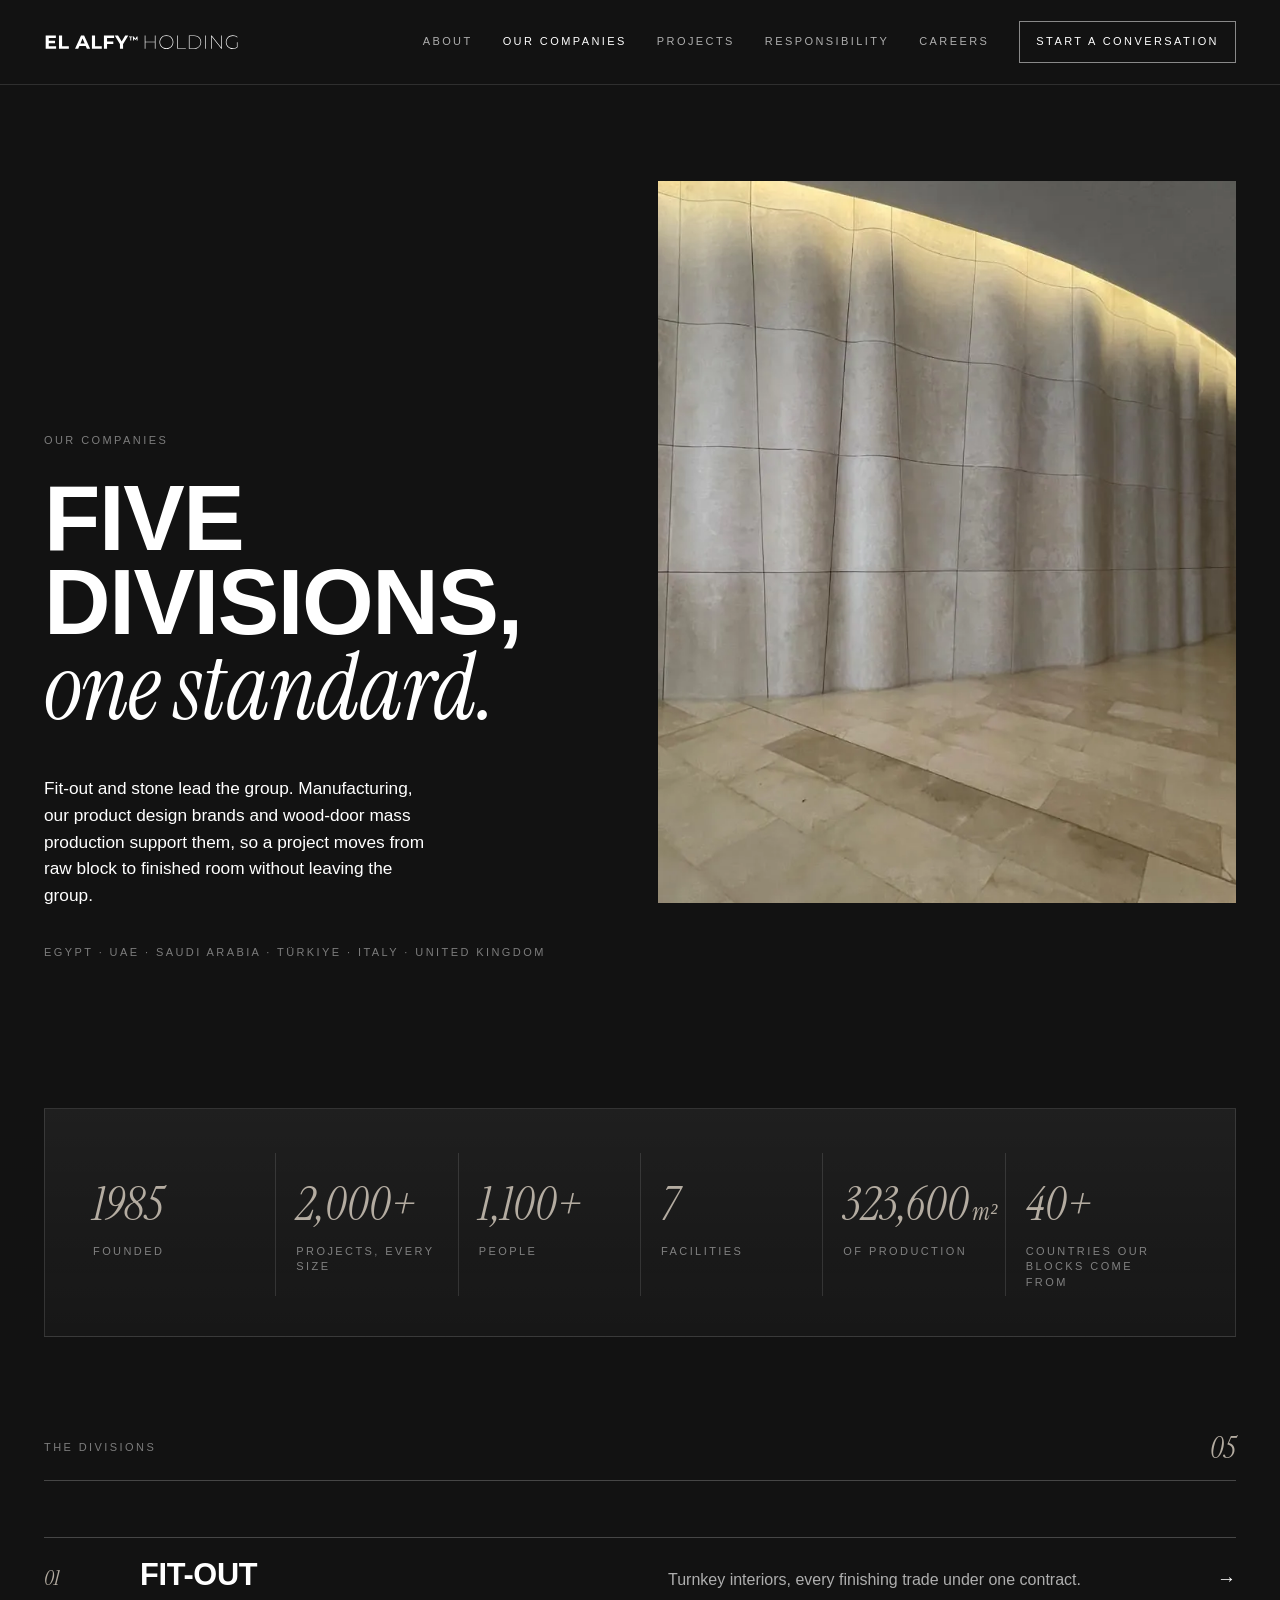
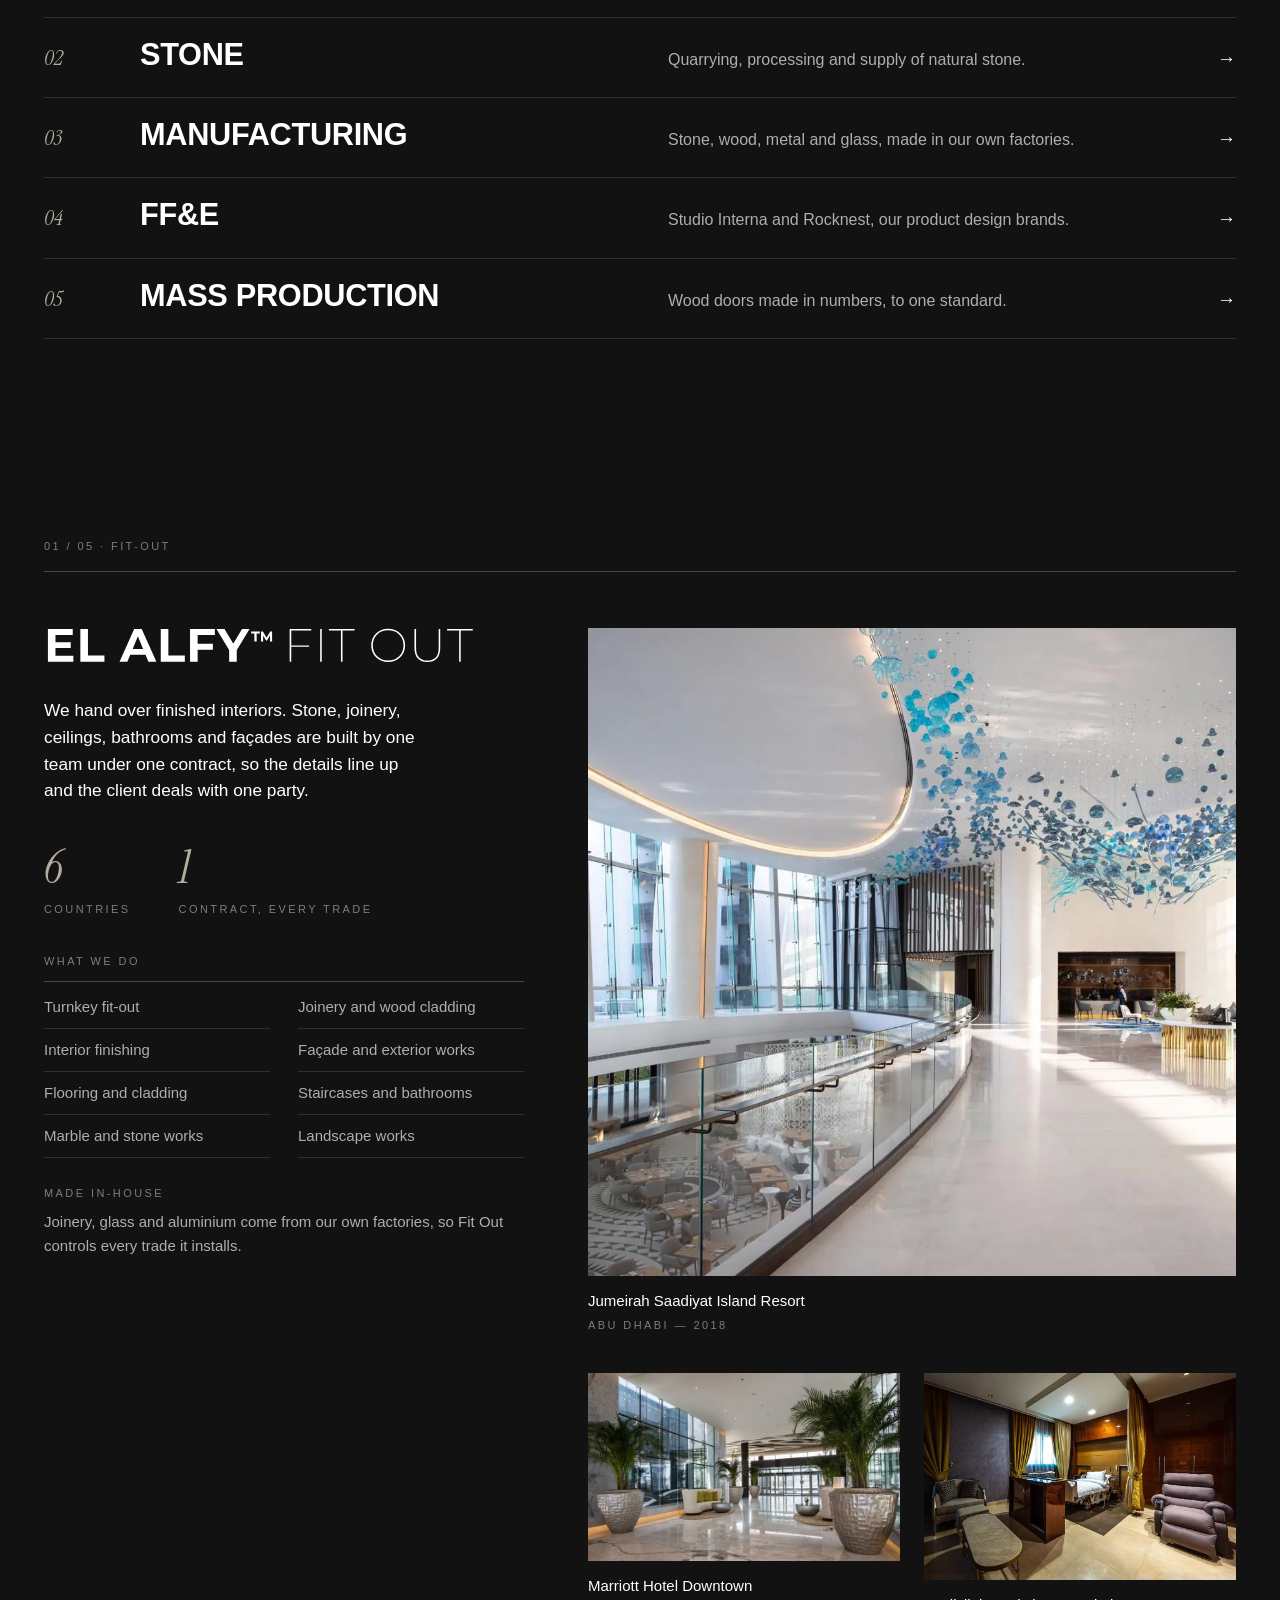
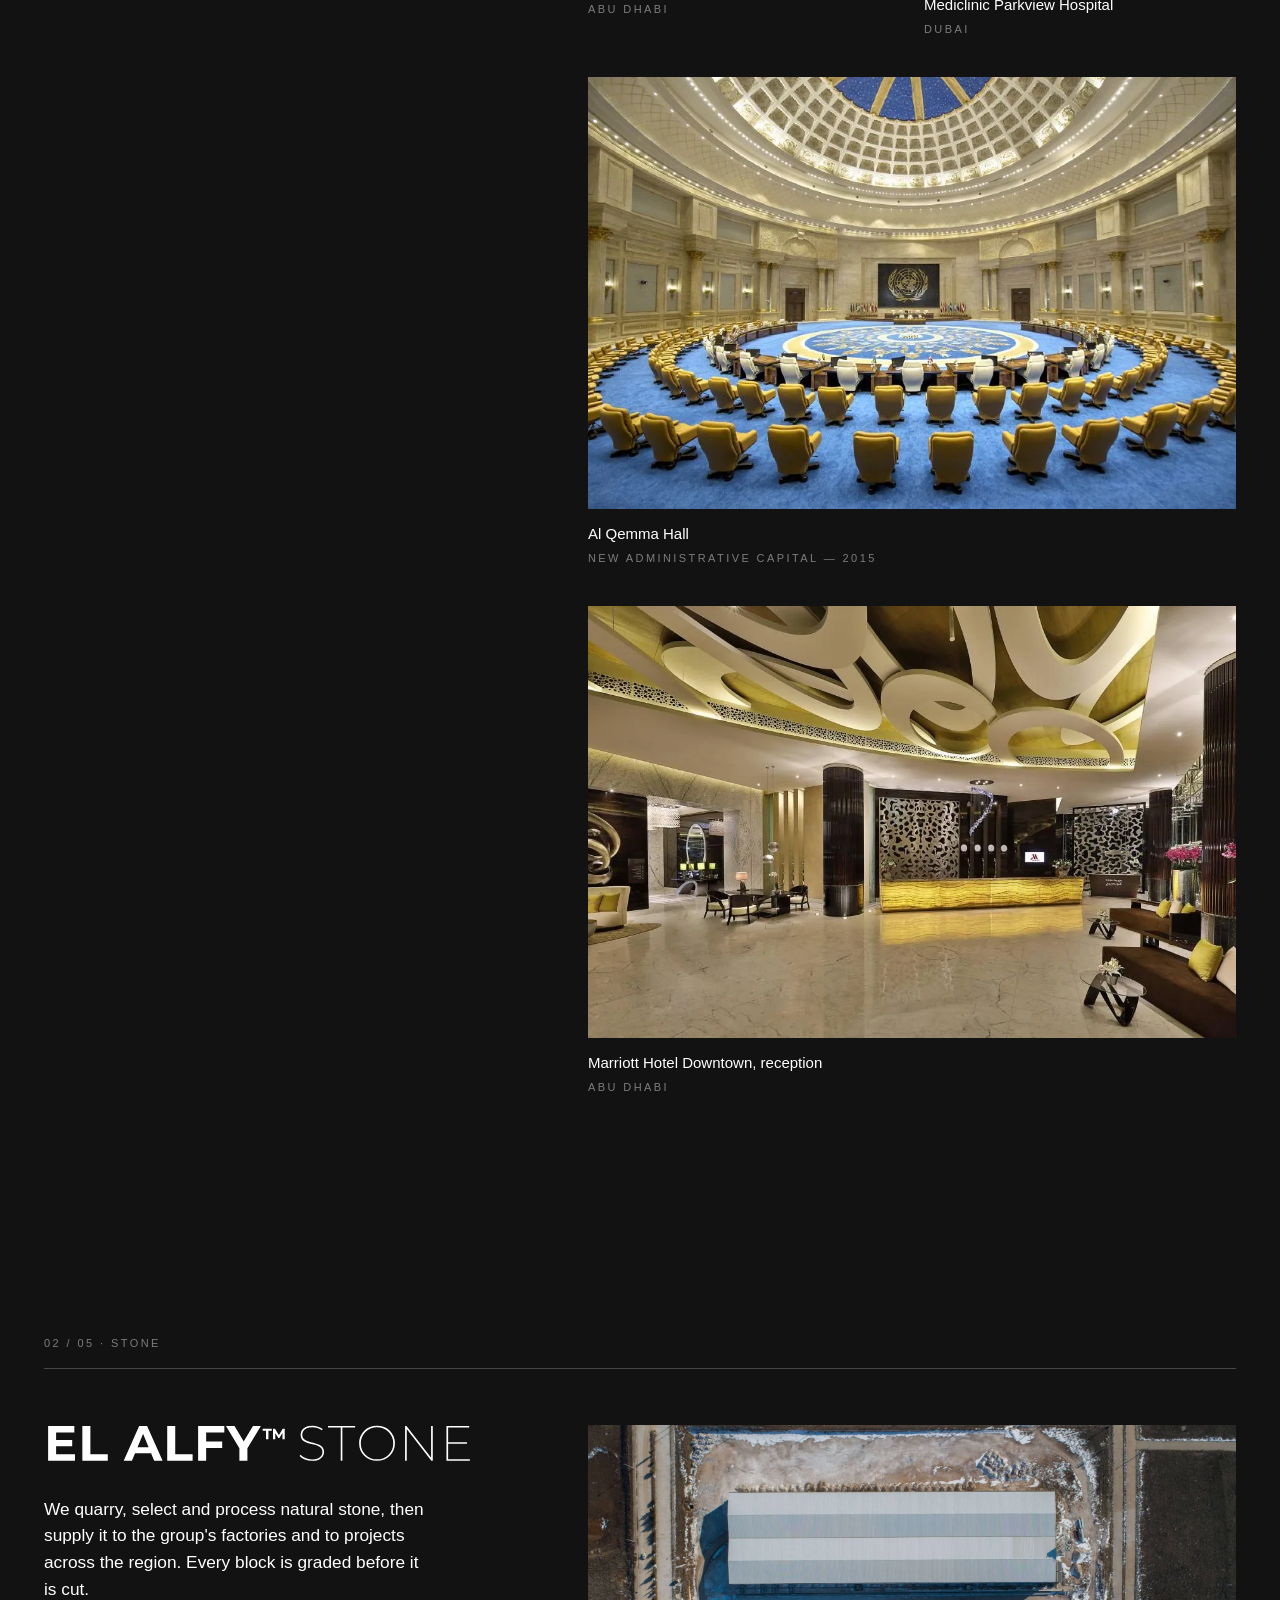
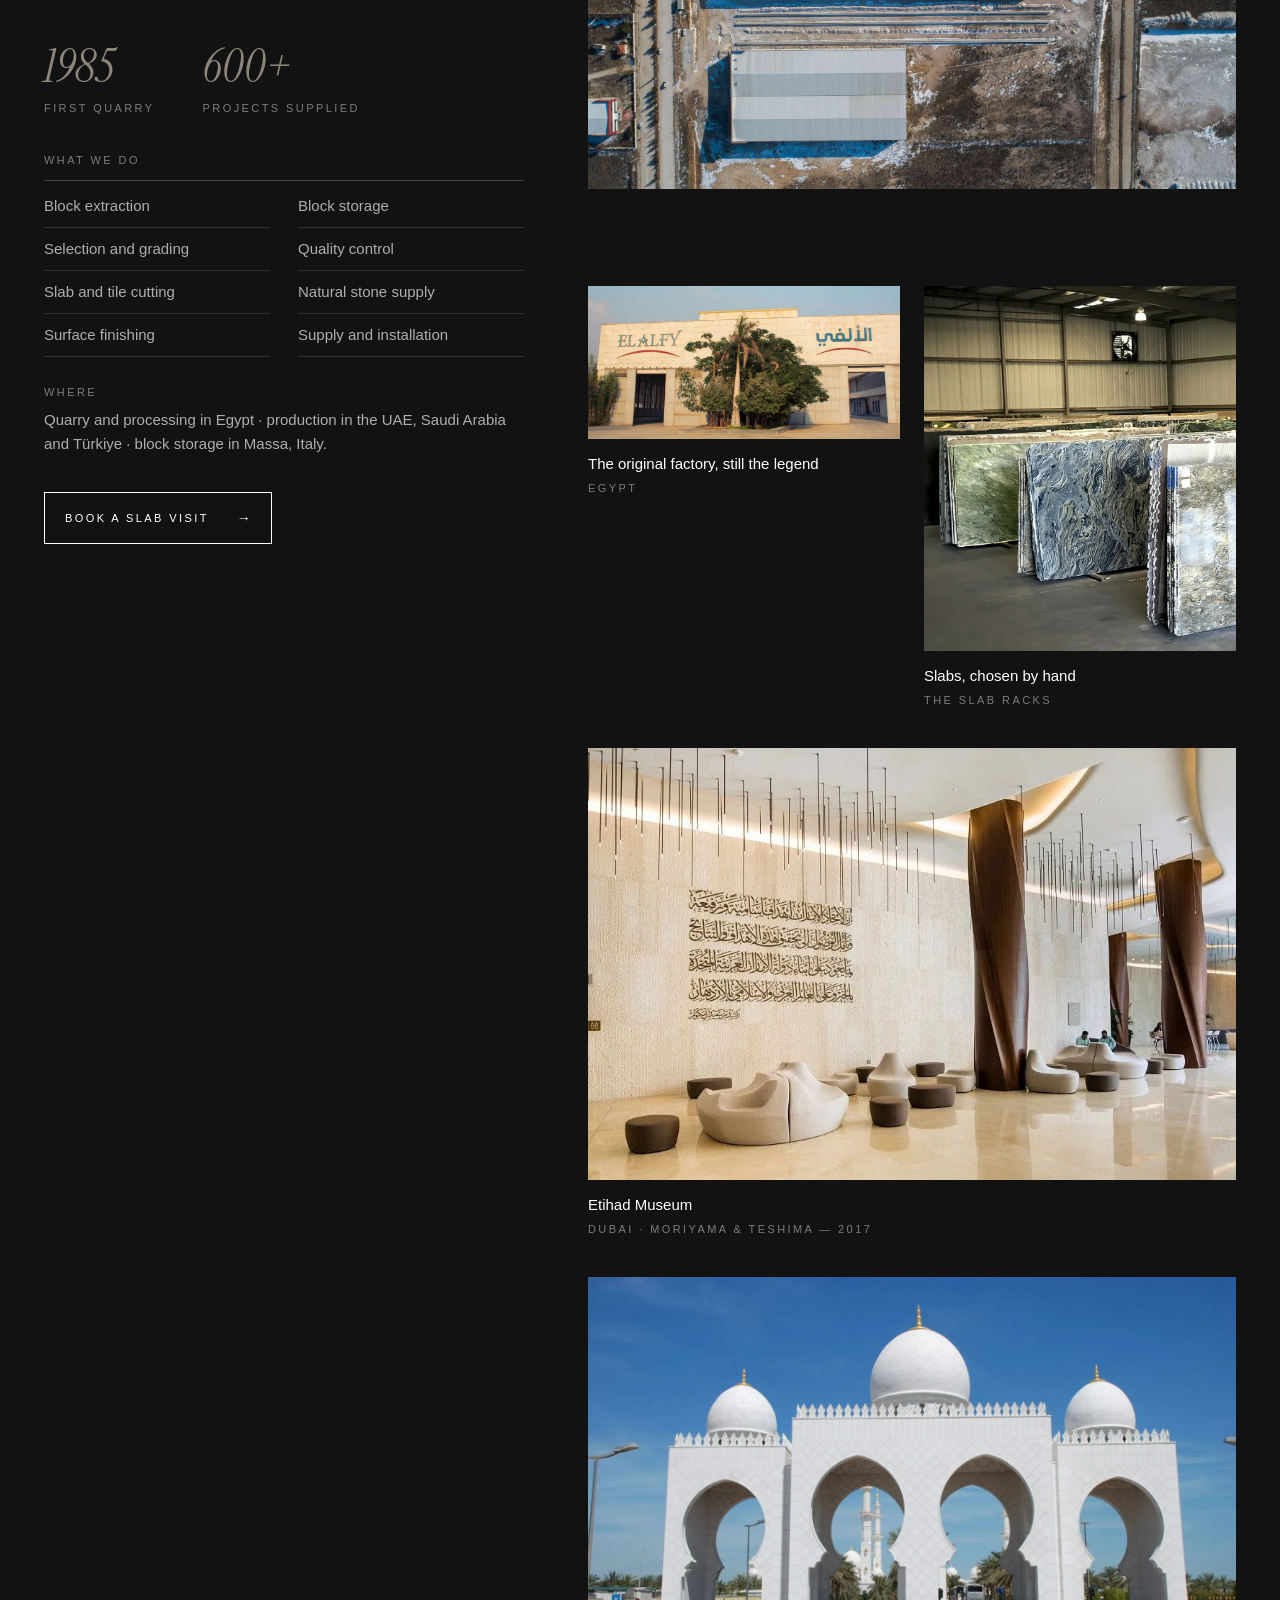
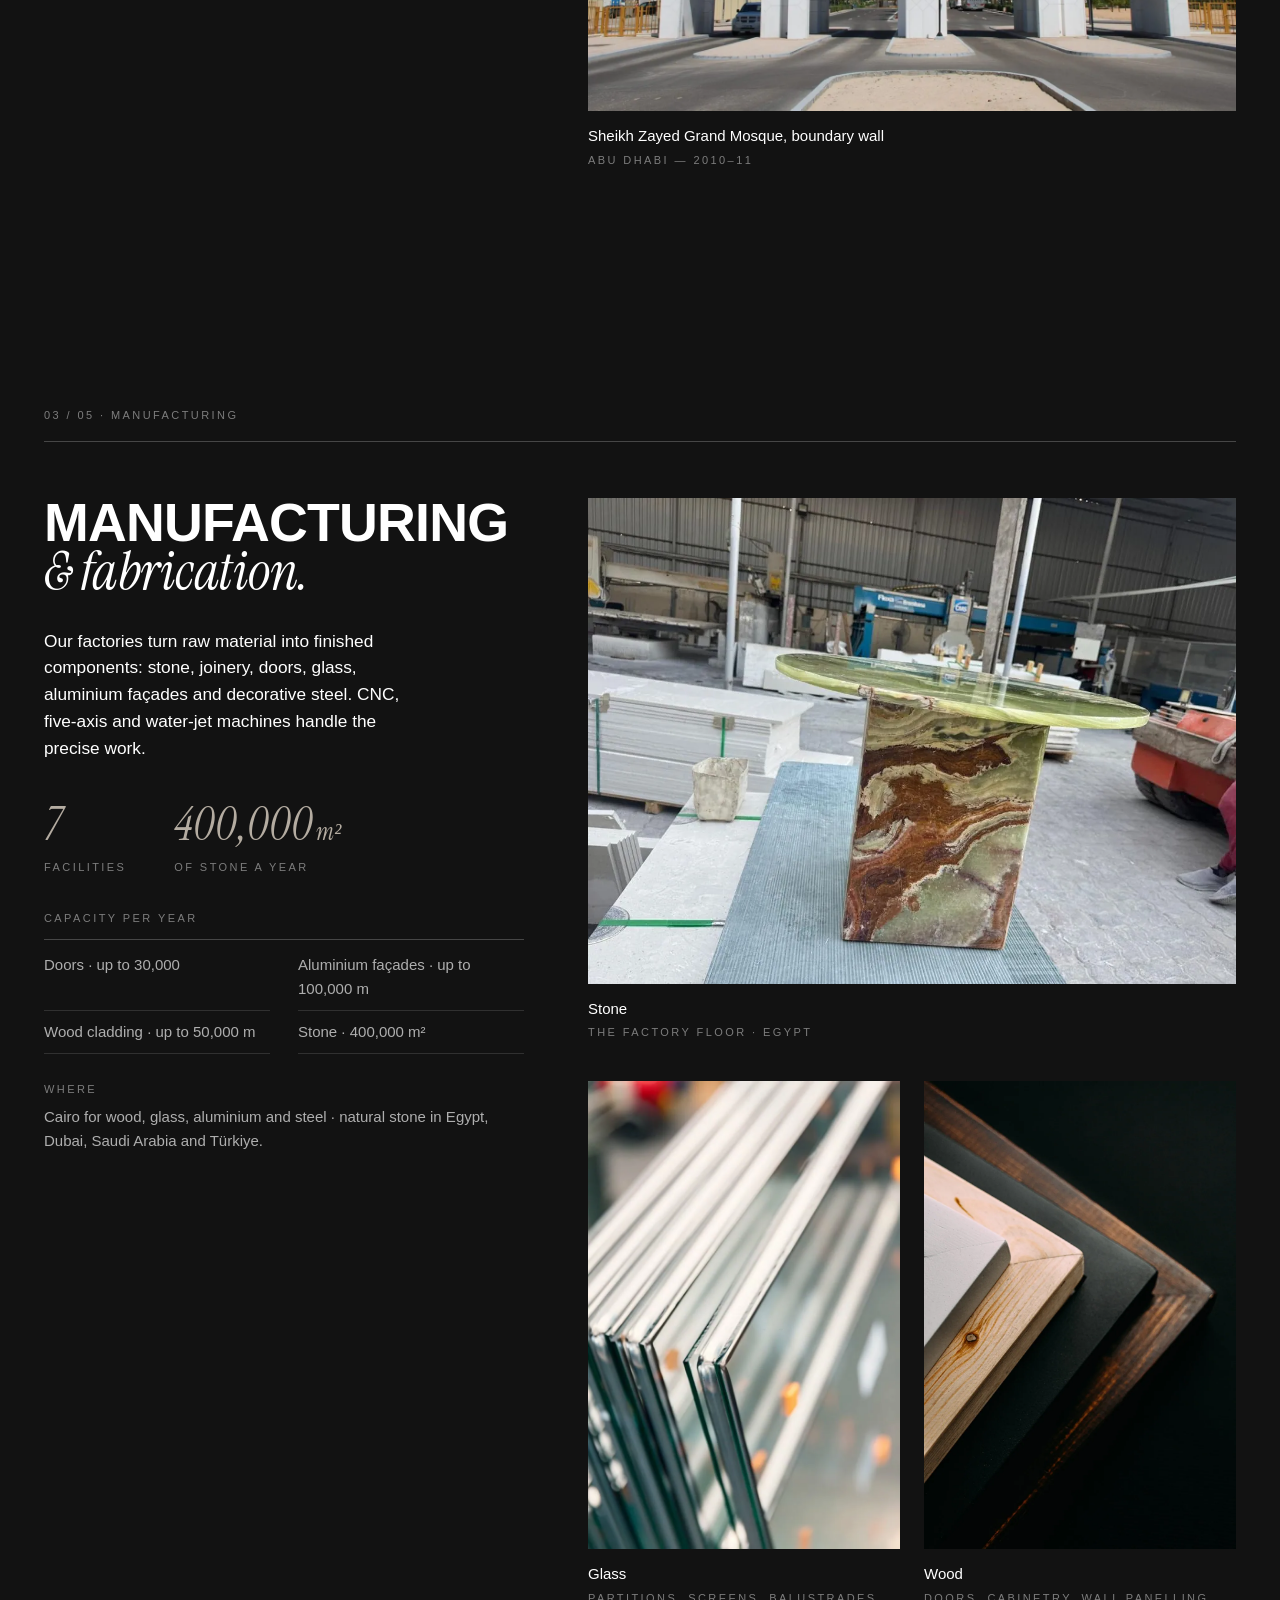
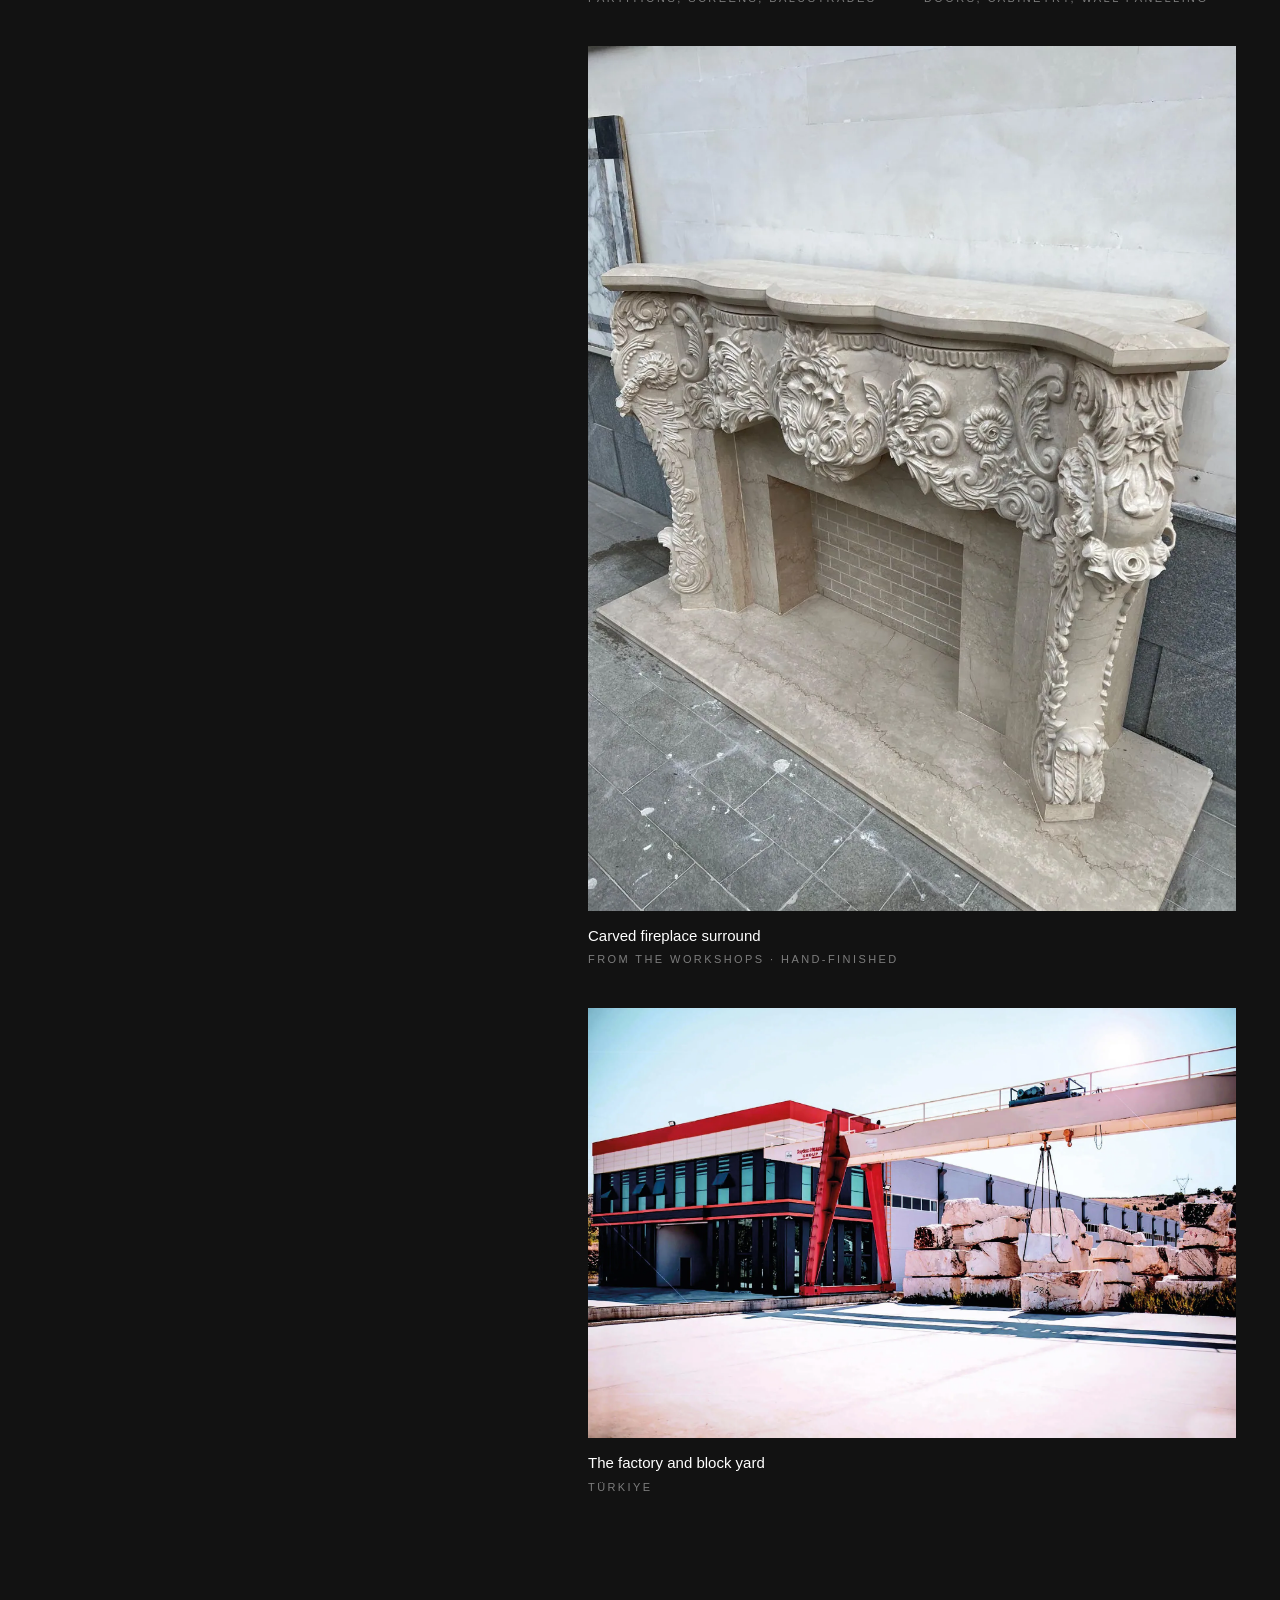
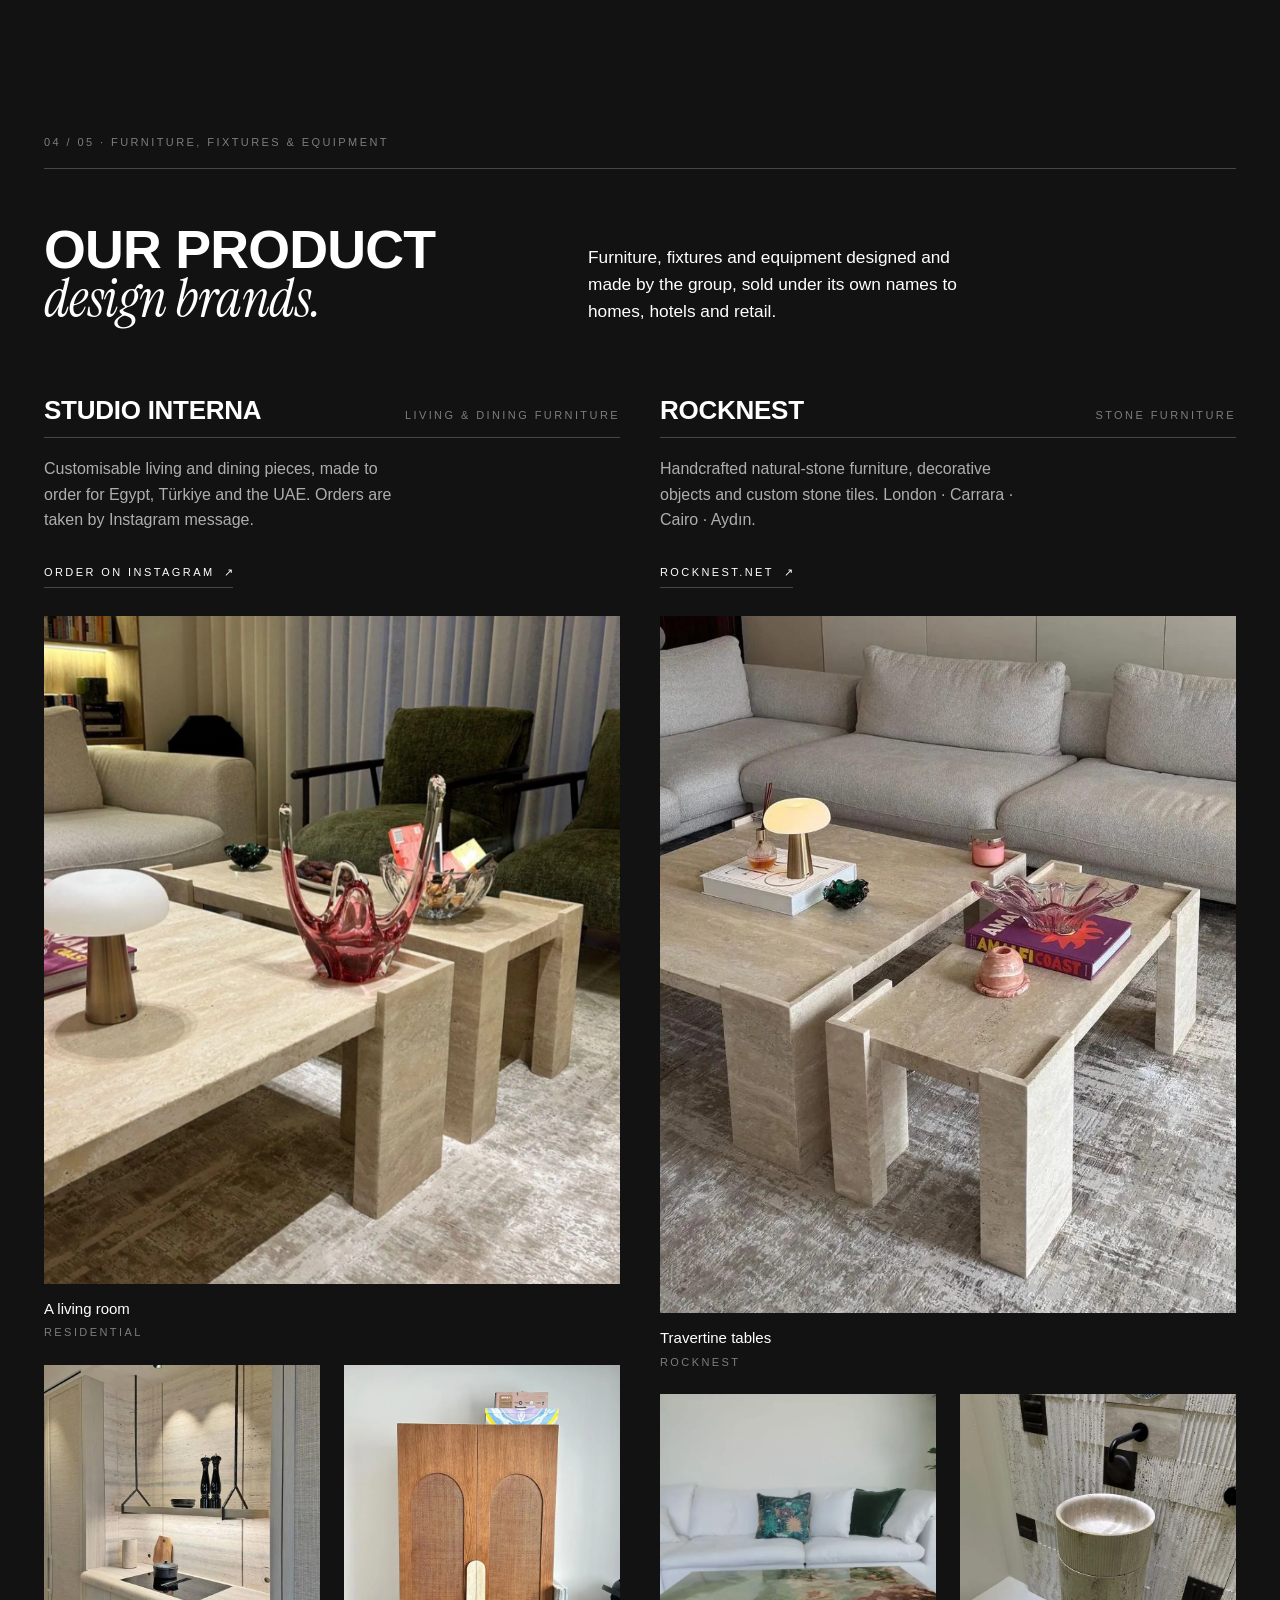
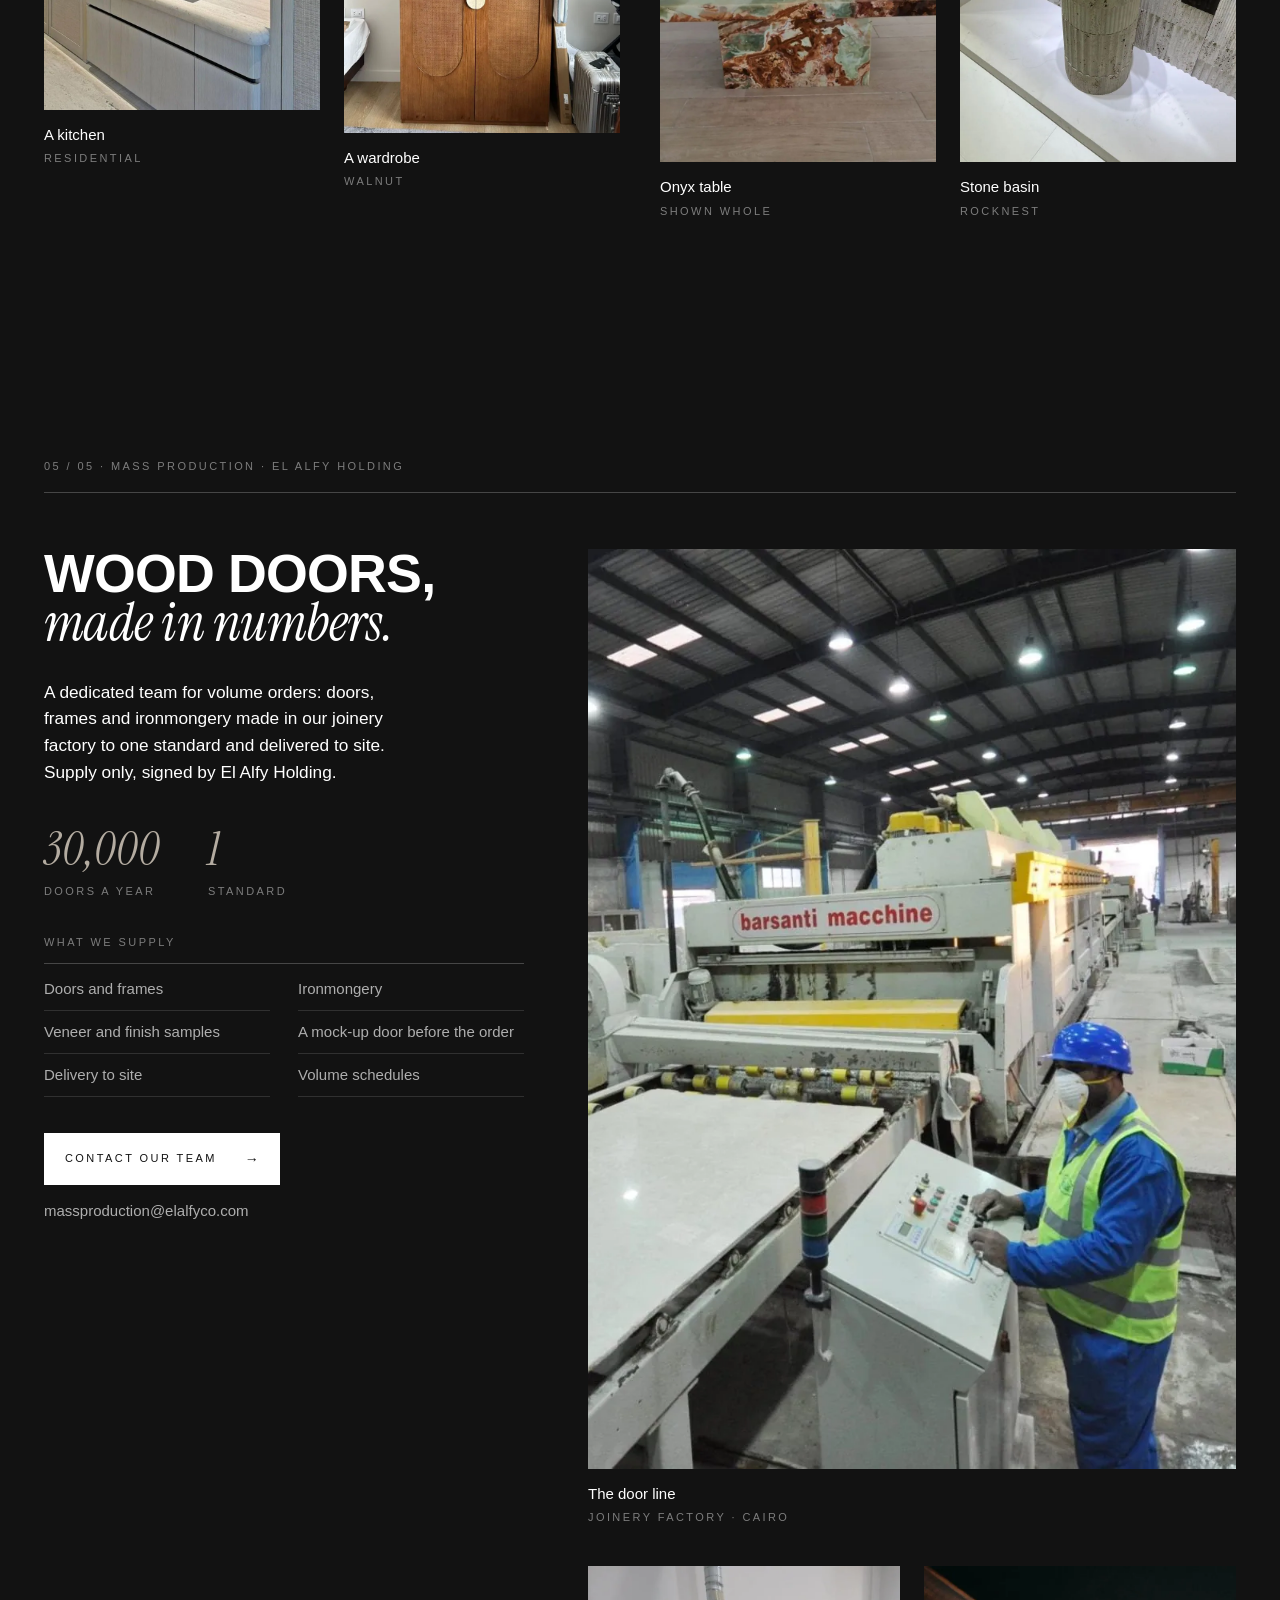
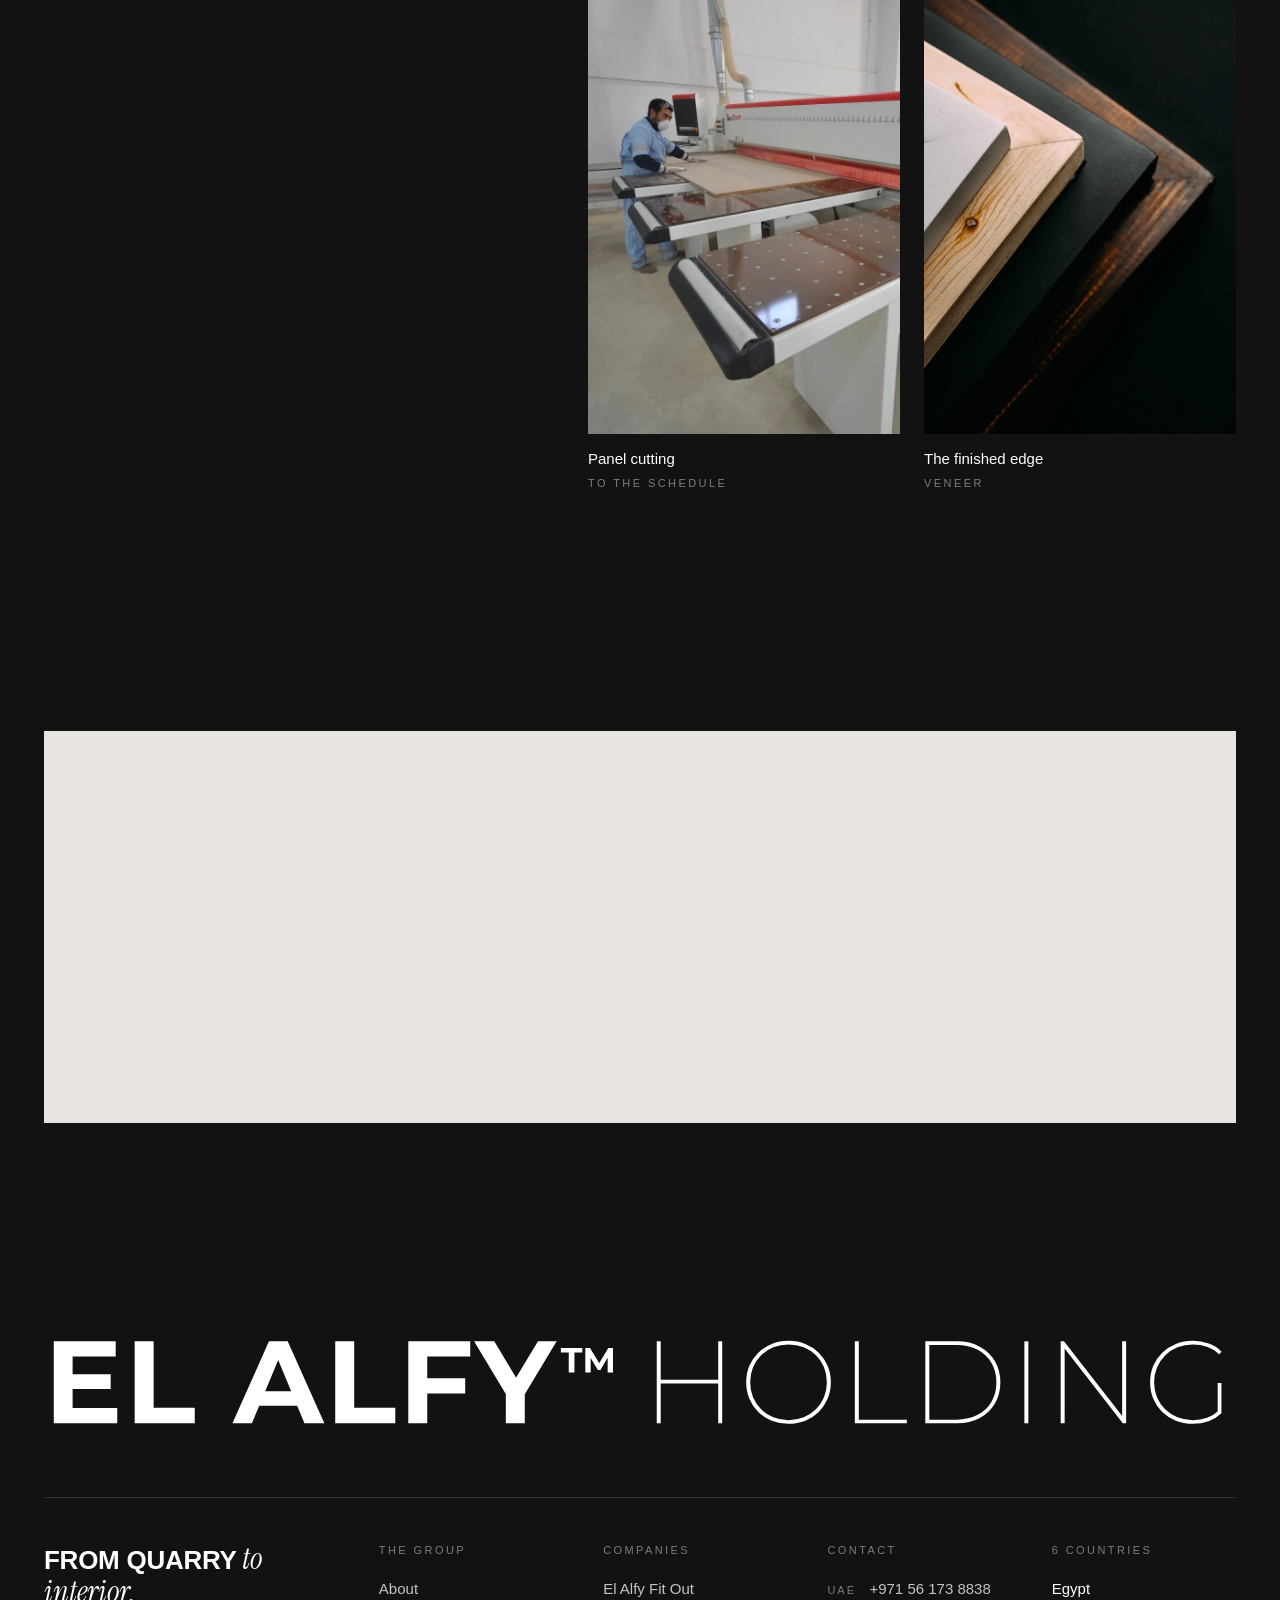
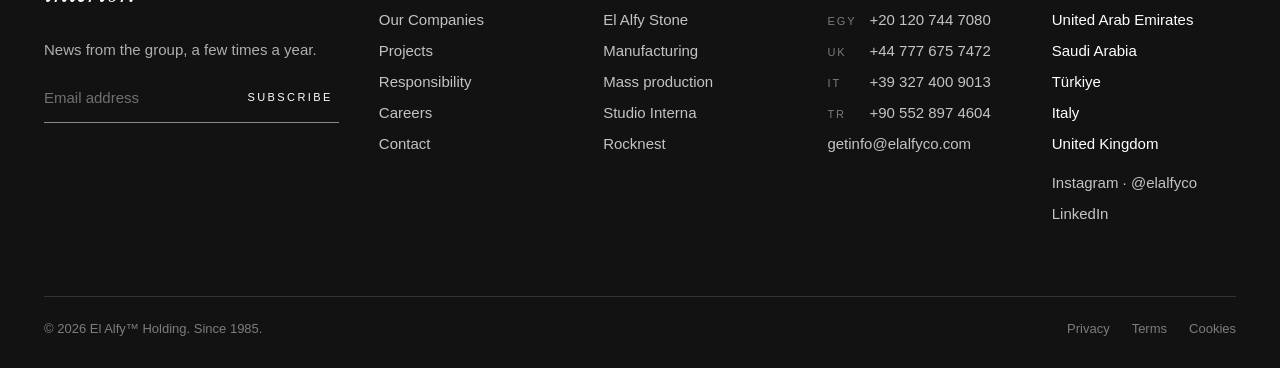
<file: companies.html>
<!doctype html>
<html lang="en" data-tone="dark">
<head>
<meta charset="utf-8">
<meta name="viewport" content="width=device-width, initial-scale=1">
<title>Our Companies — El Alfy Holding</title>
<meta name="description" content="Five divisions, one standard: El Alfy Fit Out, El Alfy Stone, manufacturing, our product design brands and wood-door mass production.">
<meta name="theme-color" content="#121212">
<link rel="stylesheet" href="site.css">
<style>
.ix-wrap{padding-top:96px}
.brands2{display:grid;grid-template-columns:1fr 1fr;gap:64px 40px;margin-top:72px}
.brand2 .bh{display:flex;justify-content:space-between;align-items:baseline;gap:16px;padding-bottom:14px;border-bottom:1px solid var(--i22);margin-bottom:18px}
.brand2 h3{font-weight:700;text-transform:uppercase;font-size:26px;letter-spacing:-.01em;line-height:1}
.brand2 p{color:var(--i66);font-size:16px;max-width:42ch;margin-bottom:22px}
.brand2 .pics{display:grid;grid-template-columns:1fr 1fr;gap:24px;align-items:start;margin-top:28px}
.brand2 .pics .pic:first-child{grid-column:1 / -1}
.brand2 .lk{margin-top:6px}
.mp .pics .pair .pic .fr{background:none}
@media (max-width:860px){.brands2{grid-template-columns:minmax(0,1fr)}}
</style>
</head>
<body>
<a class="skip" href="#main">Skip to content</a>
<header class="hd"><div class="in">
  <a class="brand" href="index.html" aria-label="El Alfy Holding, home"><svg class="lockup" viewBox="0 -72 1018 74" role="img" aria-label="El Alfy Holding" fill="currentColor"><path transform="translate(0.0 0.0) scale(0.1000 -0.1000)" d="M83 0V700H612V570H244V130H625V0ZM232 292V418H569V292Z"/><path transform="translate(69.1 0.0) scale(0.1000 -0.1000)" d="M83 0V700H245V132H596V0Z"/><path transform="translate(161.8 0.0) scale(0.1000 -0.1000)" d="M-9 0 303 700H463L776 0H606L350 618H414L157 0ZM147 150 190 273H550L594 150Z"/><path transform="translate(240.4 0.0) scale(0.1000 -0.1000)" d="M83 0V700H245V132H596V0Z"/><path transform="translate(302.8 0.0) scale(0.1000 -0.1000)" d="M83 0V700H612V570H245V0ZM233 255V385H569V255Z"/><path transform="translate(368.7 0.0) scale(0.1000 -0.1000)" d="M257 0V286L294 188L-14 700H158L394 307H295L532 700H691L383 188L419 286V0Z"/><path transform="translate(441.3 -43.4) scale(0.0300 -0.0300)" d="M228 0V568H4V700H614V568H390V0Z"/><path transform="translate(459.8 -43.4) scale(0.0300 -0.0300)" d="M83 0V700H217L515 206H444L737 700H870L872 0H720L719 467H747L513 74H440L201 467H235V0Z"/><path transform="translate(510.5 0.0) scale(0.1000 -0.1000)" d="M653 0V700H687V0ZM128 0V700H162V0ZM156 340V371H659V340Z"/><path transform="translate(594.0 0.0) scale(0.1000 -0.1000)" d="M418 -4Q341 -4 275.0 22.5Q209 49 160.0 97.0Q111 145 84.0 209.5Q57 274 57 350Q57 426 84.0 490.5Q111 555 160.0 603.0Q209 651 275.0 677.5Q341 704 418 704Q496 704 562.0 677.5Q628 651 676.5 603.0Q725 555 752.5 490.5Q780 426 780 350Q780 274 752.5 209.5Q725 145 676.5 97.0Q628 49 562.0 22.5Q496 -4 418 -4ZM418 27Q488 27 548.0 51.0Q608 75 652.5 119.0Q697 163 721.5 221.5Q746 280 746 350Q746 420 721.5 478.5Q697 537 652.5 581.0Q608 625 548.0 649.0Q488 673 418 673Q349 673 289.0 649.0Q229 625 184.5 581.0Q140 537 115.5 478.5Q91 420 91 350Q91 280 115.5 221.5Q140 163 184.5 119.0Q229 75 289.0 51.0Q349 27 418 27Z"/><path transform="translate(679.7 0.0) scale(0.1000 -0.1000)" d="M128 0V700H162V31H572V0Z"/><path transform="translate(739.9 0.0) scale(0.1000 -0.1000)" d="M128 0V700H398Q510 700 593.0 654.5Q676 609 722.5 530.5Q769 452 769 350Q769 248 722.5 169.5Q676 91 593.0 45.5Q510 0 398 0ZM162 31H396Q499 31 575.5 72.0Q652 113 693.5 185.0Q735 257 735 350Q735 443 693.5 515.0Q652 587 575.5 628.0Q499 669 396 669H162Z"/><path transform="translate(824.5 0.0) scale(0.1000 -0.1000)" d="M128 0V700H162V0Z"/><path transform="translate(855.5 0.0) scale(0.1000 -0.1000)" d="M128 0V700H156L670 40H653V700H687V0H659L145 660H162V0Z"/><path transform="translate(939.0 0.0) scale(0.1000 -0.1000)" d="M421 -4Q343 -4 276.5 22.5Q210 49 160.5 97.0Q111 145 84.0 209.5Q57 274 57 350Q57 426 84.0 490.5Q111 555 160.5 603.0Q210 651 276.5 677.5Q343 704 421 704Q494 704 558.0 681.0Q622 658 667 612L647 589Q599 635 543.0 654.0Q487 673 422 673Q351 673 290.5 648.5Q230 624 185.0 580.0Q140 536 115.5 477.5Q91 419 91 350Q91 281 115.5 222.5Q140 164 185.0 120.0Q230 76 290.5 51.5Q351 27 422 27Q486 27 543.5 46.5Q601 66 646 111L666 86Q620 41 556.0 18.5Q492 -4 421 -4ZM666 86 634 90V345H666Z"/></svg></a>
  <nav aria-label="Main"><a href="about.html">About</a><a href="companies.html" aria-current="page">Our Companies</a><a href="projects.html">Projects</a><a href="responsibility.html">Responsibility</a><a href="careers.html">Careers</a><a class="cta" href="contact.html">Start a conversation</a></nav>
  <button class="menu-btn" type="button" aria-expanded="false" aria-controls="menu">Menu</button>
</div></header>
<div class="panel-menu" id="menu" role="dialog" aria-modal="true" aria-label="Menu">
  <div class="top"><a class="brand" href="index.html" aria-label="El Alfy Holding, home"><svg class="lockup" viewBox="0 -72 1018 74" role="img" aria-label="El Alfy Holding" fill="currentColor"><path transform="translate(0.0 0.0) scale(0.1000 -0.1000)" d="M83 0V700H612V570H244V130H625V0ZM232 292V418H569V292Z"/><path transform="translate(69.1 0.0) scale(0.1000 -0.1000)" d="M83 0V700H245V132H596V0Z"/><path transform="translate(161.8 0.0) scale(0.1000 -0.1000)" d="M-9 0 303 700H463L776 0H606L350 618H414L157 0ZM147 150 190 273H550L594 150Z"/><path transform="translate(240.4 0.0) scale(0.1000 -0.1000)" d="M83 0V700H245V132H596V0Z"/><path transform="translate(302.8 0.0) scale(0.1000 -0.1000)" d="M83 0V700H612V570H245V0ZM233 255V385H569V255Z"/><path transform="translate(368.7 0.0) scale(0.1000 -0.1000)" d="M257 0V286L294 188L-14 700H158L394 307H295L532 700H691L383 188L419 286V0Z"/><path transform="translate(441.3 -43.4) scale(0.0300 -0.0300)" d="M228 0V568H4V700H614V568H390V0Z"/><path transform="translate(459.8 -43.4) scale(0.0300 -0.0300)" d="M83 0V700H217L515 206H444L737 700H870L872 0H720L719 467H747L513 74H440L201 467H235V0Z"/><path transform="translate(510.5 0.0) scale(0.1000 -0.1000)" d="M653 0V700H687V0ZM128 0V700H162V0ZM156 340V371H659V340Z"/><path transform="translate(594.0 0.0) scale(0.1000 -0.1000)" d="M418 -4Q341 -4 275.0 22.5Q209 49 160.0 97.0Q111 145 84.0 209.5Q57 274 57 350Q57 426 84.0 490.5Q111 555 160.0 603.0Q209 651 275.0 677.5Q341 704 418 704Q496 704 562.0 677.5Q628 651 676.5 603.0Q725 555 752.5 490.5Q780 426 780 350Q780 274 752.5 209.5Q725 145 676.5 97.0Q628 49 562.0 22.5Q496 -4 418 -4ZM418 27Q488 27 548.0 51.0Q608 75 652.5 119.0Q697 163 721.5 221.5Q746 280 746 350Q746 420 721.5 478.5Q697 537 652.5 581.0Q608 625 548.0 649.0Q488 673 418 673Q349 673 289.0 649.0Q229 625 184.5 581.0Q140 537 115.5 478.5Q91 420 91 350Q91 280 115.5 221.5Q140 163 184.5 119.0Q229 75 289.0 51.0Q349 27 418 27Z"/><path transform="translate(679.7 0.0) scale(0.1000 -0.1000)" d="M128 0V700H162V31H572V0Z"/><path transform="translate(739.9 0.0) scale(0.1000 -0.1000)" d="M128 0V700H398Q510 700 593.0 654.5Q676 609 722.5 530.5Q769 452 769 350Q769 248 722.5 169.5Q676 91 593.0 45.5Q510 0 398 0ZM162 31H396Q499 31 575.5 72.0Q652 113 693.5 185.0Q735 257 735 350Q735 443 693.5 515.0Q652 587 575.5 628.0Q499 669 396 669H162Z"/><path transform="translate(824.5 0.0) scale(0.1000 -0.1000)" d="M128 0V700H162V0Z"/><path transform="translate(855.5 0.0) scale(0.1000 -0.1000)" d="M128 0V700H156L670 40H653V700H687V0H659L145 660H162V0Z"/><path transform="translate(939.0 0.0) scale(0.1000 -0.1000)" d="M421 -4Q343 -4 276.5 22.5Q210 49 160.5 97.0Q111 145 84.0 209.5Q57 274 57 350Q57 426 84.0 490.5Q111 555 160.5 603.0Q210 651 276.5 677.5Q343 704 421 704Q494 704 558.0 681.0Q622 658 667 612L647 589Q599 635 543.0 654.0Q487 673 422 673Q351 673 290.5 648.5Q230 624 185.0 580.0Q140 536 115.5 477.5Q91 419 91 350Q91 281 115.5 222.5Q140 164 185.0 120.0Q230 76 290.5 51.5Q351 27 422 27Q486 27 543.5 46.5Q601 66 646 111L666 86Q620 41 556.0 18.5Q492 -4 421 -4ZM666 86 634 90V345H666Z"/></svg></a><button class="menu-btn close-btn" type="button" style="display:block">Close</button></div>
  <ol><li><a href="about.html">About<span>01</span></a></li><li><a href="companies.html">Our Companies<span>02</span></a></li><li><a href="projects.html">Projects<span>03</span></a></li><li><a href="responsibility.html">Responsibility<span>04</span></a></li><li><a href="careers.html">Careers<span>05</span></a></li></ol>
  <a class="act" href="contact.html">Start a conversation <span aria-hidden="true">→</span></a>
</div>
<main id="main">
  <!-- OPENING -->
  <section class="open" data-tone="dark">
    <div class="wrap grid">
      <div>
        <span class="label">Our Companies</span>
        <h1 class="display" data-m7>Five divisions,<br><em>one standard.</em></h1>
        <p class="lead">Fit-out and stone lead the group. Manufacturing, our product design brands and wood-door mass production support them, so a project moves from raw block to finished room without leaving the group.</p>
        <p class="label places">Egypt · UAE · Saudi Arabia · Türkiye · Italy · United Kingdom</p>
      </div>
      <figure class="pic" data-pic><div class="fr" style="aspect-ratio:4/5"><img src="img-stone-wall.webp" alt="A curved limestone wall lit from above in a museum gallery" width="1280" height="960"></div><figcaption class="cap" data-cap><b>Etihad Museum</b><span class="label">Dubai · El Alfy Stone — 2017</span></figcaption></figure>
    </div>
  </section>

  <!-- FIGURES + INDEX -->
  <section class="sec tight" data-tone="dark" style="padding-top:0">
    <div class="wrap">
      <div class="band">
        <div class="figs">
          <div data-cap><span class="fig">1985</span><span class="label">Founded</span></div>
          <div data-cap><span class="fig">2,000+</span><span class="label">Projects, every size</span></div>
          <div data-cap><span class="fig">1,100+</span><span class="label">People</span></div>
          <div data-cap><span class="fig">7</span><span class="label">Facilities</span></div>
          <div data-cap><span class="fig">323,600<small>m²</small></span><span class="label">Of production</span></div>
          <div data-cap><span class="fig">40+</span><span class="label">Countries our blocks come from</span></div>
        </div>
      </div>
      <div class="ix-wrap">
        <div class="kicker"><span class="label">The divisions</span><span class="fig" style="font-size:30px">05</span><span class="rule" data-rule></span></div>
        <ol class="index">
          <li data-cap><a href="#fit-out"><span class="n">01</span><b>Fit-out</b><span class="t">Turnkey interiors, every finishing trade under one contract.</span><i aria-hidden="true">→</i></a></li>
          <li data-cap><a href="#stone"><span class="n">02</span><b>Stone</b><span class="t">Quarrying, processing and supply of natural stone.</span><i aria-hidden="true">→</i></a></li>
          <li data-cap><a href="#manufacturing"><span class="n">03</span><b>Manufacturing</b><span class="t">Stone, wood, metal and glass, made in our own factories.</span><i aria-hidden="true">→</i></a></li>
          <li data-cap><a href="#ffe"><span class="n">04</span><b>FF&amp;E</b><span class="t">Studio Interna and Rocknest, our product design brands.</span><i aria-hidden="true">→</i></a></li>
          <li data-cap><a href="#mass-production"><span class="n">05</span><b>Mass production</b><span class="t">Wood doors made in numbers, to one standard.</span><i aria-hidden="true">→</i></a></li>
        </ol>
      </div>
    </div>
  </section>

  <!-- 01 FIT OUT -->
  <section class="sec" id="fit-out" data-tone="dark">
    <div class="wrap">
      <div class="kicker"><span class="label">01 / 05 · Fit-out</span><span class="rule" data-rule></span></div>
      <div class="row">
        <div class="txt">
          <svg class="lockup" viewBox="0 -72 916 74" role="img" aria-label="El Alfy Fit Out" fill="currentColor"><path transform="translate(0.0 0.0) scale(0.1000 -0.1000)" d="M83 0V700H612V570H244V130H625V0ZM232 292V418H569V292Z"/><path transform="translate(69.1 0.0) scale(0.1000 -0.1000)" d="M83 0V700H245V132H596V0Z"/><path transform="translate(161.8 0.0) scale(0.1000 -0.1000)" d="M-9 0 303 700H463L776 0H606L350 618H414L157 0ZM147 150 190 273H550L594 150Z"/><path transform="translate(240.4 0.0) scale(0.1000 -0.1000)" d="M83 0V700H245V132H596V0Z"/><path transform="translate(302.8 0.0) scale(0.1000 -0.1000)" d="M83 0V700H612V570H245V0ZM233 255V385H569V255Z"/><path transform="translate(368.7 0.0) scale(0.1000 -0.1000)" d="M257 0V286L294 188L-14 700H158L394 307H295L532 700H691L383 188L419 286V0Z"/><path transform="translate(441.3 -43.4) scale(0.0300 -0.0300)" d="M228 0V568H4V700H614V568H390V0Z"/><path transform="translate(459.8 -43.4) scale(0.0300 -0.0300)" d="M83 0V700H217L515 206H444L737 700H870L872 0H720L719 467H747L513 74H440L201 467H235V0Z"/><path transform="translate(510.5 0.0) scale(0.1000 -0.1000)" d="M128 0V700H587V669H162V0ZM156 319V349H542V319Z"/><path transform="translate(575.5 0.0) scale(0.1000 -0.1000)" d="M128 0V700H162V0Z"/><path transform="translate(606.5 0.0) scale(0.1000 -0.1000)" d="M261 0V669H4V700H551V669H294V0Z"/><path transform="translate(691.3 0.0) scale(0.1000 -0.1000)" d="M418 -4Q341 -4 275.0 22.5Q209 49 160.0 97.0Q111 145 84.0 209.5Q57 274 57 350Q57 426 84.0 490.5Q111 555 160.0 603.0Q209 651 275.0 677.5Q341 704 418 704Q496 704 562.0 677.5Q628 651 676.5 603.0Q725 555 752.5 490.5Q780 426 780 350Q780 274 752.5 209.5Q725 145 676.5 97.0Q628 49 562.0 22.5Q496 -4 418 -4ZM418 27Q488 27 548.0 51.0Q608 75 652.5 119.0Q697 163 721.5 221.5Q746 280 746 350Q746 420 721.5 478.5Q697 537 652.5 581.0Q608 625 548.0 649.0Q488 673 418 673Q349 673 289.0 649.0Q229 625 184.5 581.0Q140 537 115.5 478.5Q91 420 91 350Q91 280 115.5 221.5Q140 163 184.5 119.0Q229 75 289.0 51.0Q349 27 418 27Z"/><path transform="translate(777.0 0.0) scale(0.1000 -0.1000)" d="M397 -4Q269 -4 195.5 71.0Q122 146 122 295V700H156V296Q156 160 219.0 93.5Q282 27 397 27Q512 27 575.0 93.5Q638 160 638 296V700H671V295Q671 146 597.5 71.0Q524 -4 397 -4Z"/><path transform="translate(858.3 0.0) scale(0.1000 -0.1000)" d="M261 0V669H4V700H551V669H294V0Z"/></svg>
          <p class="lead" data-read>We hand over finished interiors. Stone, joinery, ceilings, bathrooms and façades are built by one team under one contract, so the details line up and the client deals with one party.</p>
          <div class="mini-figs"><div data-cap><span class="fig">6</span><span class="label">Countries</span></div><div data-cap><span class="fig">1</span><span class="label">Contract, every trade</span></div></div>
          <div class="what" data-cap><span class="label">What we do</span><ul><li>Turnkey fit-out</li><li>Joinery and wood cladding</li><li>Interior finishing</li><li>Façade and exterior works</li><li>Flooring and cladding</li><li>Staircases and bathrooms</li><li>Marble and stone works</li><li>Landscape works</li></ul></div>
          <p class="where" data-cap><span class="label">Made in-house</span>Joinery, glass and aluminium come from our own factories, so Fit Out controls every trade it installs.</p>
        </div>
        <div class="pics">
          <figure class="pic nat" data-pic><div class="fr"><img src="img-fo-jumeirah.webp" alt="Event hall foyer with a glass chandelier and marble floor" width="1000" height="1000" loading="lazy"></div><figcaption class="cap" data-cap><b>Jumeirah Saadiyat Island Resort</b><span class="label">Abu Dhabi — 2018</span></figcaption></figure>
          <div class="pair">
            <figure class="pic nat" data-pic><div class="fr"><img src="img-fo-marriott.webp" alt="Hotel lobby with planters, marble floor and glazed façade" width="730" height="438" loading="lazy"></div><figcaption class="cap" data-cap><b>Marriott Hotel Downtown</b><span class="label">Abu Dhabi</span></figcaption></figure>
            <figure class="pic nat" data-pic><div class="fr"><img src="img-fo-mediclinic.webp" alt="Patient suite with timber panelling and a lounge chair" width="1000" height="663" loading="lazy"></div><figcaption class="cap" data-cap><b>Mediclinic Parkview Hospital</b><span class="label">Dubai</span></figcaption></figure>
          </div>
          <figure class="pic nat" data-pic><div class="fr"><img src="img-pj-qemma.webp" alt="Circular conference hall under a coffered dome" width="857" height="571" loading="lazy"></div><figcaption class="cap" data-cap><b>Al Qemma Hall</b><span class="label">New Administrative Capital — 2015</span></figcaption></figure>
          <figure class="pic nat" data-pic><div class="fr"><img src="img-marriott-03.webp" alt="Hotel reception with a sculpted ceiling and stone floor" width="1024" height="683" loading="lazy"></div><figcaption class="cap" data-cap><b>Marriott Hotel Downtown, reception</b><span class="label">Abu Dhabi</span></figcaption></figure>
        </div>
      </div>
    </div>
  </section>

  <!-- 02 STONE -->
  <section class="sec" id="stone" data-tone="light">
    <div class="wrap">
      <div class="kicker"><span class="label">02 / 05 · Stone</span><span class="rule" data-rule></span></div>
      <div class="row">
        <div class="txt">
          <svg class="lockup" viewBox="0 -72 868 74" role="img" aria-label="El Alfy Stone" fill="currentColor"><path transform="translate(0.0 0.0) scale(0.1000 -0.1000)" d="M83 0V700H612V570H244V130H625V0ZM232 292V418H569V292Z"/><path transform="translate(69.1 0.0) scale(0.1000 -0.1000)" d="M83 0V700H245V132H596V0Z"/><path transform="translate(161.8 0.0) scale(0.1000 -0.1000)" d="M-9 0 303 700H463L776 0H606L350 618H414L157 0ZM147 150 190 273H550L594 150Z"/><path transform="translate(240.4 0.0) scale(0.1000 -0.1000)" d="M83 0V700H245V132H596V0Z"/><path transform="translate(302.8 0.0) scale(0.1000 -0.1000)" d="M83 0V700H612V570H245V0ZM233 255V385H569V255Z"/><path transform="translate(368.7 0.0) scale(0.1000 -0.1000)" d="M257 0V286L294 188L-14 700H158L394 307H295L532 700H691L383 188L419 286V0Z"/><path transform="translate(441.3 -43.4) scale(0.0300 -0.0300)" d="M228 0V568H4V700H614V568H390V0Z"/><path transform="translate(459.8 -43.4) scale(0.0300 -0.0300)" d="M83 0V700H217L515 206H444L737 700H870L872 0H720L719 467H747L513 74H440L201 467H235V0Z"/><path transform="translate(510.5 0.0) scale(0.1000 -0.1000)" d="M305 -4Q228 -4 159.5 23.5Q91 51 55 93L73 117Q107 79 169.5 52.5Q232 26 304 26Q377 26 424.0 46.0Q471 66 493.5 99.5Q516 133 516 174Q516 222 492.0 251.0Q468 280 428.5 297.0Q389 314 342.5 325.0Q296 336 248.5 348.5Q201 361 161.5 380.5Q122 400 98.5 434.5Q75 469 75 524Q75 571 100.0 612.0Q125 653 178.0 678.5Q231 704 314 704Q371 704 426.5 686.5Q482 669 521 640L506 613Q464 644 413.0 659.0Q362 674 315 674Q245 674 198.5 653.5Q152 633 130.0 599.0Q108 565 108 524Q108 475 132.0 446.0Q156 417 195.5 400.0Q235 383 282.0 372.0Q329 361 376.0 348.5Q423 336 462.5 316.0Q502 296 525.5 262.5Q549 229 549 175Q549 128 523.5 87.0Q498 46 443.5 21.0Q389 -4 305 -4Z"/><path transform="translate(572.9 0.0) scale(0.1000 -0.1000)" d="M261 0V669H4V700H551V669H294V0Z"/><path transform="translate(630.4 0.0) scale(0.1000 -0.1000)" d="M418 -4Q341 -4 275.0 22.5Q209 49 160.0 97.0Q111 145 84.0 209.5Q57 274 57 350Q57 426 84.0 490.5Q111 555 160.0 603.0Q209 651 275.0 677.5Q341 704 418 704Q496 704 562.0 677.5Q628 651 676.5 603.0Q725 555 752.5 490.5Q780 426 780 350Q780 274 752.5 209.5Q725 145 676.5 97.0Q628 49 562.0 22.5Q496 -4 418 -4ZM418 27Q488 27 548.0 51.0Q608 75 652.5 119.0Q697 163 721.5 221.5Q746 280 746 350Q746 420 721.5 478.5Q697 537 652.5 581.0Q608 625 548.0 649.0Q488 673 418 673Q349 673 289.0 649.0Q229 625 184.5 581.0Q140 537 115.5 478.5Q91 420 91 350Q91 280 115.5 221.5Q140 163 184.5 119.0Q229 75 289.0 51.0Q349 27 418 27Z"/><path transform="translate(716.1 0.0) scale(0.1000 -0.1000)" d="M128 0V700H156L670 40H653V700H687V0H659L145 660H162V0Z"/><path transform="translate(799.6 0.0) scale(0.1000 -0.1000)" d="M128 0V700H587V669H162V31H601V0ZM156 340V371H542V340Z"/></svg>
          <p class="lead" data-read>We quarry, select and process natural stone, then supply it to the group's factories and to projects across the region. Every block is graded before it is cut.</p>
          <div class="mini-figs"><div data-cap><span class="fig">1985</span><span class="label">First quarry</span></div><div data-cap><span class="fig">600+</span><span class="label">Projects supplied</span></div></div>
          <div class="what" data-cap><span class="label">What we do</span><ul><li>Block extraction</li><li>Block storage</li><li>Selection and grading</li><li>Quality control</li><li>Slab and tile cutting</li><li>Natural stone supply</li><li>Surface finishing</li><li>Supply and installation</li></ul></div>
          <p class="where" data-cap><span class="label">Where</span>Quarry and processing in Egypt · production in the UAE, Saudi Arabia and Türkiye · block storage in Massa, Italy.</p>
          <div class="row-act" data-cap><a class="btn" href="contact.html?type=stone">Book a slab visit <i aria-hidden="true">→</i></a></div>
        </div>
        <div class="pics">
          <figure class="pic nat" data-pic><div class="fr"><img src="img-st-yard.webp" alt="Aerial view of rows of stone blocks in a block yard" width="2000" height="1123" loading="lazy"></div><figcaption class="cap" data-cap><b>The block yard, from above</b><span class="label">Egypt · blocks from more than forty countries</span></figcaption></figure>
          <div class="pair">
            <figure class="pic nat" data-pic><div class="fr"><img src="img-st-original.webp" alt="The original El Alfy factory building with Arabic and Latin lettering" width="2000" height="980" loading="lazy"></div><figcaption class="cap" data-cap><b>The original factory, still the legend</b><span class="label">Egypt</span></figcaption></figure>
            <figure class="pic nat" data-pic><div class="fr"><img src="img-st-slabs.webp" alt="Polished stone slabs standing in racks" width="880" height="1030" loading="lazy"></div><figcaption class="cap" data-cap><b>Slabs, chosen by hand</b><span class="label">The slab racks</span></figcaption></figure>
          </div>
          <figure class="pic nat" data-pic><div class="fr"><img src="img-etihad-05.webp" alt="Museum foyer with stone floors and calligraphy installation" width="900" height="600" loading="lazy"></div><figcaption class="cap" data-cap><b>Etihad Museum</b><span class="label">Dubai · Moriyama &amp; Teshima — 2017</span></figcaption></figure>
          <figure class="pic nat" data-pic><div class="fr"><img src="img-div-stone.webp" alt="White marble arches of the Sheikh Zayed Grand Mosque boundary wall" width="1400" height="937" loading="lazy"></div><figcaption class="cap" data-cap><b>Sheikh Zayed Grand Mosque, boundary wall</b><span class="label">Abu Dhabi — 2010–11</span></figcaption></figure>
        </div>
      </div>
    </div>
  </section>

  <!-- 03 MANUFACTURING -->
  <section class="sec" id="manufacturing" data-tone="dark">
    <div class="wrap">
      <div class="kicker"><span class="label">03 / 05 · Manufacturing</span><span class="rule" data-rule></span></div>
      <div class="row">
        <div class="txt">
          <h2 class="title">Manufacturing<br><em>&amp; fabrication.</em></h2>
          <p class="lead" data-read>Our factories turn raw material into finished components: stone, joinery, doors, glass, aluminium façades and decorative steel. CNC, five-axis and water-jet machines handle the precise work.</p>
          <div class="mini-figs"><div data-cap><span class="fig">7</span><span class="label">Facilities</span></div><div data-cap><span class="fig">400,000<small>m²</small></span><span class="label">Of stone a year</span></div></div>
          <div class="what" data-cap><span class="label">Capacity per year</span><ul><li>Doors · up to 30,000</li><li>Aluminium façades · up to 100,000 m</li><li>Wood cladding · up to 50,000 m</li><li>Stone · 400,000 m²</li></ul></div>
          <p class="where" data-cap><span class="label">Where</span>Cairo for wood, glass, aluminium and steel · natural stone in Egypt, Dubai, Saudi Arabia and Türkiye.</p>
        </div>
        <div class="pics">
          <figure class="pic nat" data-pic><div class="fr"><img src="img-mf-stone.webp" alt="Factory floor with an onyx slab on a cutting table" width="1100" height="825" loading="lazy"></div><figcaption class="cap" data-cap><b>Stone</b><span class="label">The factory floor · Egypt</span></figcaption></figure>
          <div class="pair">
            <figure class="pic nat" data-pic><div class="fr"><img src="img-mf-glass.webp" alt="Edges of stacked glass panels" width="682" height="1024" loading="lazy"></div><figcaption class="cap" data-cap><b>Glass</b><span class="label">Partitions, screens, balustrades</span></figcaption></figure>
            <figure class="pic nat" data-pic><div class="fr"><img src="img-mf-wood.webp" alt="Close view of an engineered wood panel edge" width="1000" height="1500" loading="lazy"></div><figcaption class="cap" data-cap><b>Wood</b><span class="label">Doors, cabinetry, wall panelling</span></figcaption></figure>
          </div>
          <figure class="pic nat" data-pic><div class="fr"><img src="img-mf-carve.webp" alt="Carved limestone fireplace surround shown whole" width="1100" height="1467" loading="lazy"></div><figcaption class="cap" data-cap><b>Carved fireplace surround</b><span class="label">From the workshops · hand-finished</span></figcaption></figure>
          <figure class="pic nat" data-pic><div class="fr"><img src="img-mf-cairo.webp" alt="Red and white factory hall with a gantry crane lifting marble blocks" width="1985" height="1319" loading="lazy"></div><figcaption class="cap" data-cap><b>The factory and block yard</b><span class="label">Türkiye</span></figcaption></figure>
        </div>
      </div>
    </div>
  </section>

  <!-- 04 FF&E -->
  <section class="sec" id="ffe" data-tone="light">
    <div class="wrap">
      <div class="kicker"><span class="label">04 / 05 · Furniture, fixtures &amp; equipment</span><span class="rule" data-rule></span></div>
      <div class="sec-head" style="margin-bottom:0">
        <h2 class="title" data-cap>Our product<br><em>design brands.</em></h2>
        <p class="lead" data-read>Furniture, fixtures and equipment designed and made by the group, sold under its own names to homes, hotels and retail.</p>
      </div>
      <div class="brands2">
        <article class="brand2">
          <div class="bh" data-cap><h3>Studio Interna</h3><span class="label">Living &amp; dining furniture</span></div>
          <p data-cap>Customisable living and dining pieces, made to order for Egypt, Türkiye and the UAE. Orders are taken by Instagram message.</p>
          <a class="lk" href="https://www.instagram.com/studiointerna/" data-cap>Order on Instagram <i aria-hidden="true">↗</i></a>
          <div class="pics">
            <figure class="pic nat" data-pic><div class="fr"><img src="img-si-living.webp" alt="Living room with travertine tables and green armchairs" width="1290" height="1494" loading="lazy"></div><figcaption class="cap" data-cap><b>A living room</b><span class="label">Residential</span></figcaption></figure>
            <figure class="pic nat" data-pic><div class="fr"><img src="img-si-kitchen.webp" alt="Kitchen island in pale stone with a pendant light" width="800" height="1000" loading="lazy"></div><figcaption class="cap" data-cap><b>A kitchen</b><span class="label">Residential</span></figcaption></figure>
            <figure class="pic nat" data-pic><div class="fr"><img src="img-si-wardrobe.webp" alt="Walnut wardrobe with arched doors" width="750" height="1000" loading="lazy"></div><figcaption class="cap" data-cap><b>A wardrobe</b><span class="label">Walnut</span></figcaption></figure>
          </div>
        </article>
        <article class="brand2">
          <div class="bh" data-cap><h3>Rocknest</h3><span class="label">Stone furniture</span></div>
          <p data-cap>Handcrafted natural-stone furniture, decorative objects and custom stone tiles. London · Carrara · Cairo · Aydın.</p>
          <a class="lk" href="https://rocknest.net/" data-cap>rocknest.net <i aria-hidden="true">↗</i></a>
          <div class="pics">
            <figure class="pic nat" data-pic><div class="fr"><img src="img-rn-coffee.webp" alt="Travertine coffee tables beside a pale sofa" width="827" height="1000" loading="lazy"></div><figcaption class="cap" data-cap><b>Travertine tables</b><span class="label">Rocknest</span></figcaption></figure>
            <figure class="pic nat" data-pic><div class="fr"><img src="img-rn-onyx.webp" alt="Green onyx coffee table in front of a white sofa" width="750" height="1000" loading="lazy"></div><figcaption class="cap" data-cap><b>Onyx table</b><span class="label">Shown whole</span></figcaption></figure>
            <figure class="pic nat" data-pic><div class="fr"><img src="img-rn-sink.webp" alt="Freestanding stone basin on a pedestal" width="750" height="1000" loading="lazy"></div><figcaption class="cap" data-cap><b>Stone basin</b><span class="label">Rocknest</span></figcaption></figure>
          </div>
        </article>
      </div>
    </div>
  </section>

  <!-- 05 MASS PRODUCTION -->
  <section class="sec mp" id="mass-production" data-tone="dark">
    <div class="wrap">
      <div class="kicker"><span class="label">05 / 05 · Mass production · El Alfy Holding</span><span class="rule" data-rule></span></div>
      <div class="row">
        <div class="txt">
          <h2 class="title">Wood doors,<br><em>made in numbers.</em></h2>
          <p class="lead" data-read>A dedicated team for volume orders: doors, frames and ironmongery made in our joinery factory to one standard and delivered to site. Supply only, signed by El Alfy Holding.</p>
          <div class="mini-figs"><div data-cap><span class="fig">30,000</span><span class="label">Doors a year</span></div><div data-cap><span class="fig">1</span><span class="label">Standard</span></div></div>
          <div class="what" data-cap><span class="label">What we supply</span><ul><li>Doors and frames</li><li>Ironmongery</li><li>Veneer and finish samples</li><li>A mock-up door before the order</li><li>Delivery to site</li><li>Volume schedules</li></ul></div>
          <div class="row-act" data-cap><a class="btn solid" href="mailto:massproduction@elalfyco.com">Contact our team <i aria-hidden="true">→</i></a><p class="where" style="margin-top:14px">massproduction@elalfyco.com</p></div>
        </div>
        <div class="pics">
          <figure class="pic nat" data-pic><div class="fr"><img src="img-mp-line.webp" alt="Door panels on an automated edge-banding line" width="810" height="1150" loading="lazy"></div><figcaption class="cap" data-cap><b>The door line</b><span class="label">Joinery factory · Cairo</span></figcaption></figure>
          <div class="pair">
            <figure class="pic nat" data-pic><div class="fr"><img src="img-mp-saw.webp" alt="Operator cutting timber panels on a panel saw" width="682" height="1024" loading="lazy"></div><figcaption class="cap" data-cap><b>Panel cutting</b><span class="label">To the schedule</span></figcaption></figure>
            <figure class="pic nat" data-pic><div class="fr"><img src="img-mp-wood.webp" alt="Corner of a finished veneered door panel" width="800" height="1200" loading="lazy"></div><figcaption class="cap" data-cap><b>The finished edge</b><span class="label">Veneer</span></figcaption></figure>
          </div>
        </div>
      </div>
    </div>
  </section>

  <!-- CLOSE -->
  <section class="closing" data-tone="dark">
    <div class="wrap">
      <div class="card">
        <h2 class="close" data-cap>From the quarry<br><em>to the finished room.</em></h2>
        <div class="btns" data-cap><a class="btn solid" href="contact.html">Start a conversation <i aria-hidden="true">→</i></a><a class="btn" href="projects.html">See our projects <i aria-hidden="true">→</i></a></div>
      </div>
    </div>
  </section>
</main>
<footer class="ft" data-tone="dark">
  <div class="wrap">
    <a href="index.html" class="mark" aria-label="El Alfy Holding, home" style="display:block"><svg class="lockup mark-svg" viewBox="0 -72 1018 74" role="img" aria-label="El Alfy Holding" fill="currentColor"><path transform="translate(0.0 0.0) scale(0.1000 -0.1000)" d="M83 0V700H612V570H244V130H625V0ZM232 292V418H569V292Z"/><path transform="translate(69.1 0.0) scale(0.1000 -0.1000)" d="M83 0V700H245V132H596V0Z"/><path transform="translate(161.8 0.0) scale(0.1000 -0.1000)" d="M-9 0 303 700H463L776 0H606L350 618H414L157 0ZM147 150 190 273H550L594 150Z"/><path transform="translate(240.4 0.0) scale(0.1000 -0.1000)" d="M83 0V700H245V132H596V0Z"/><path transform="translate(302.8 0.0) scale(0.1000 -0.1000)" d="M83 0V700H612V570H245V0ZM233 255V385H569V255Z"/><path transform="translate(368.7 0.0) scale(0.1000 -0.1000)" d="M257 0V286L294 188L-14 700H158L394 307H295L532 700H691L383 188L419 286V0Z"/><path transform="translate(441.3 -43.4) scale(0.0300 -0.0300)" d="M228 0V568H4V700H614V568H390V0Z"/><path transform="translate(459.8 -43.4) scale(0.0300 -0.0300)" d="M83 0V700H217L515 206H444L737 700H870L872 0H720L719 467H747L513 74H440L201 467H235V0Z"/><path transform="translate(510.5 0.0) scale(0.1000 -0.1000)" d="M653 0V700H687V0ZM128 0V700H162V0ZM156 340V371H659V340Z"/><path transform="translate(594.0 0.0) scale(0.1000 -0.1000)" d="M418 -4Q341 -4 275.0 22.5Q209 49 160.0 97.0Q111 145 84.0 209.5Q57 274 57 350Q57 426 84.0 490.5Q111 555 160.0 603.0Q209 651 275.0 677.5Q341 704 418 704Q496 704 562.0 677.5Q628 651 676.5 603.0Q725 555 752.5 490.5Q780 426 780 350Q780 274 752.5 209.5Q725 145 676.5 97.0Q628 49 562.0 22.5Q496 -4 418 -4ZM418 27Q488 27 548.0 51.0Q608 75 652.5 119.0Q697 163 721.5 221.5Q746 280 746 350Q746 420 721.5 478.5Q697 537 652.5 581.0Q608 625 548.0 649.0Q488 673 418 673Q349 673 289.0 649.0Q229 625 184.5 581.0Q140 537 115.5 478.5Q91 420 91 350Q91 280 115.5 221.5Q140 163 184.5 119.0Q229 75 289.0 51.0Q349 27 418 27Z"/><path transform="translate(679.7 0.0) scale(0.1000 -0.1000)" d="M128 0V700H162V31H572V0Z"/><path transform="translate(739.9 0.0) scale(0.1000 -0.1000)" d="M128 0V700H398Q510 700 593.0 654.5Q676 609 722.5 530.5Q769 452 769 350Q769 248 722.5 169.5Q676 91 593.0 45.5Q510 0 398 0ZM162 31H396Q499 31 575.5 72.0Q652 113 693.5 185.0Q735 257 735 350Q735 443 693.5 515.0Q652 587 575.5 628.0Q499 669 396 669H162Z"/><path transform="translate(824.5 0.0) scale(0.1000 -0.1000)" d="M128 0V700H162V0Z"/><path transform="translate(855.5 0.0) scale(0.1000 -0.1000)" d="M128 0V700H156L670 40H653V700H687V0H659L145 660H162V0Z"/><path transform="translate(939.0 0.0) scale(0.1000 -0.1000)" d="M421 -4Q343 -4 276.5 22.5Q210 49 160.5 97.0Q111 145 84.0 209.5Q57 274 57 350Q57 426 84.0 490.5Q111 555 160.5 603.0Q210 651 276.5 677.5Q343 704 421 704Q494 704 558.0 681.0Q622 658 667 612L647 589Q599 635 543.0 654.0Q487 673 422 673Q351 673 290.5 648.5Q230 624 185.0 580.0Q140 536 115.5 477.5Q91 419 91 350Q91 281 115.5 222.5Q140 164 185.0 120.0Q230 76 290.5 51.5Q351 27 422 27Q486 27 543.5 46.5Q601 66 646 111L666 86Q620 41 556.0 18.5Q492 -4 421 -4ZM666 86 634 90V345H666Z"/></svg></a>
    <div class="grid">
      <div>
        <p class="tag"><b>From quarry</b> to interior.</p>
        <form action="#" onsubmit="this.querySelector('button').textContent='Thank you';return false">
          <label for="nl">News from the group, a few times a year.</label>
          <div class="f"><input id="nl" type="email" name="email" placeholder="Email address" autocomplete="email" required><button type="submit">Subscribe</button></div>
        </form>
      </div>
      <div><h4>The group</h4><ul><li><a href="about.html">About</a></li><li><a href="companies.html">Our Companies</a></li><li><a href="projects.html">Projects</a></li><li><a href="responsibility.html">Responsibility</a></li><li><a href="careers.html">Careers</a></li><li><a href="contact.html">Contact</a></li></ul></div>
      <div><h4>Companies</h4><ul><li><a href="companies.html#fit-out">El Alfy Fit Out</a></li><li><a href="companies.html#stone">El Alfy Stone</a></li><li><a href="companies.html#manufacturing">Manufacturing</a></li><li><a href="companies.html#mass-production">Mass production</a></li><li><a href="companies.html#ffe">Studio Interna</a></li><li><a href="companies.html#ffe">Rocknest</a></li></ul></div>
      <div><h4>Contact</h4><ul class="tel"><li><a href="tel:+971561738838"><span>UAE</span>+971 56 173 8838</a></li><li><a href="tel:+201207447080"><span>EGY</span>+20 120 744 7080</a></li><li><a href="tel:+447776757472"><span>UK</span>+44 777 675 7472</a></li><li><a href="tel:+393274009013"><span>IT</span>+39 327 400 9013</a></li><li><a href="tel:+905528974604"><span>TR</span>+90 552 897 4604</a></li><li><a href="mailto:getinfo@elalfyco.com">getinfo@elalfyco.com</a></li></ul></div>
      <div><h4>6 countries</h4><ul><li>Egypt</li><li>United Arab Emirates</li><li>Saudi Arabia</li><li>Türkiye</li><li>Italy</li><li>United Kingdom</li><li style="margin-top:18px"><a href="https://www.instagram.com/elalfyco">Instagram · @elalfyco</a></li><li><a href="https://www.linkedin.com/company/el-alfy-holding">LinkedIn</a></li></ul></div>
    </div>
    <div class="bot"><span>© 2026 El Alfy™ Holding. Since 1985.</span><nav aria-label="Legal"><a href="privacy.html">Privacy</a><a href="terms.html">Terms</a><a href="cookies.html">Cookies</a></nav></div>
  </div>
</footer>
<script src="site.js"></script>
</body>
</html>
</file>
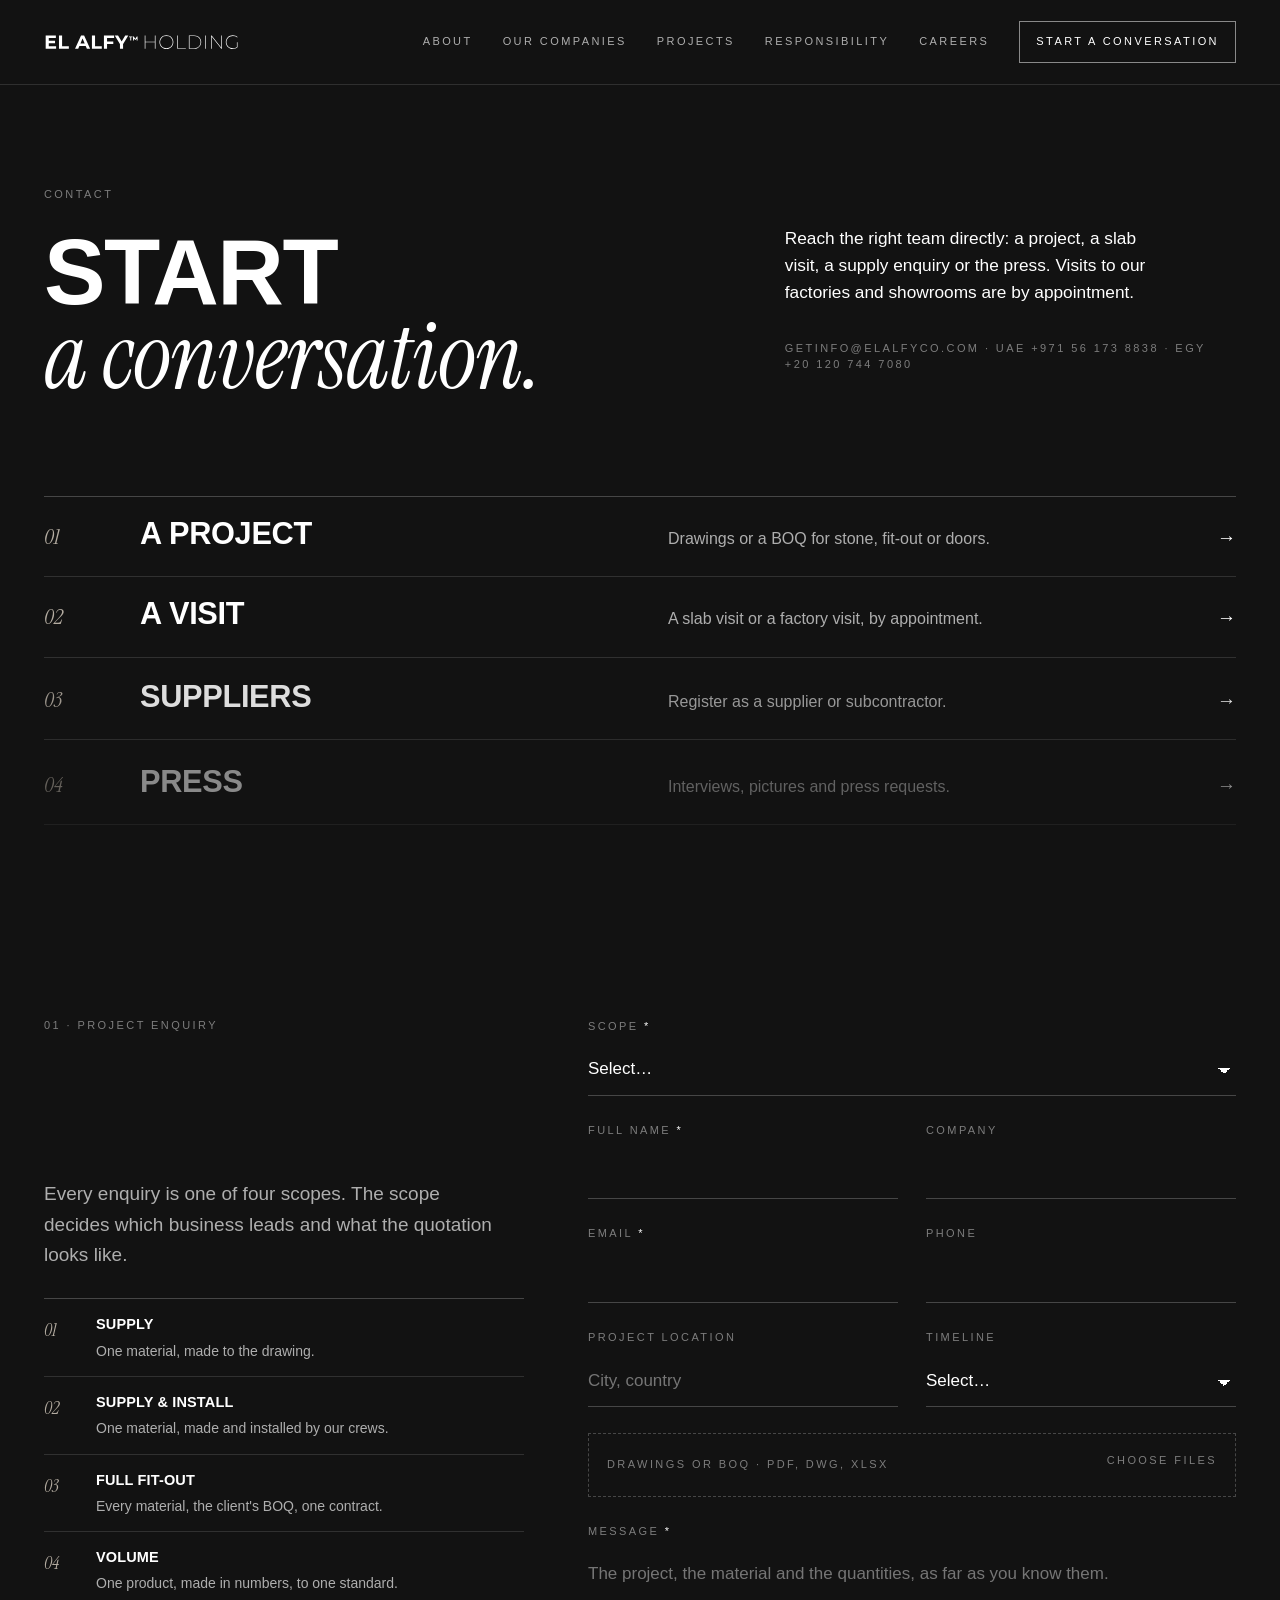
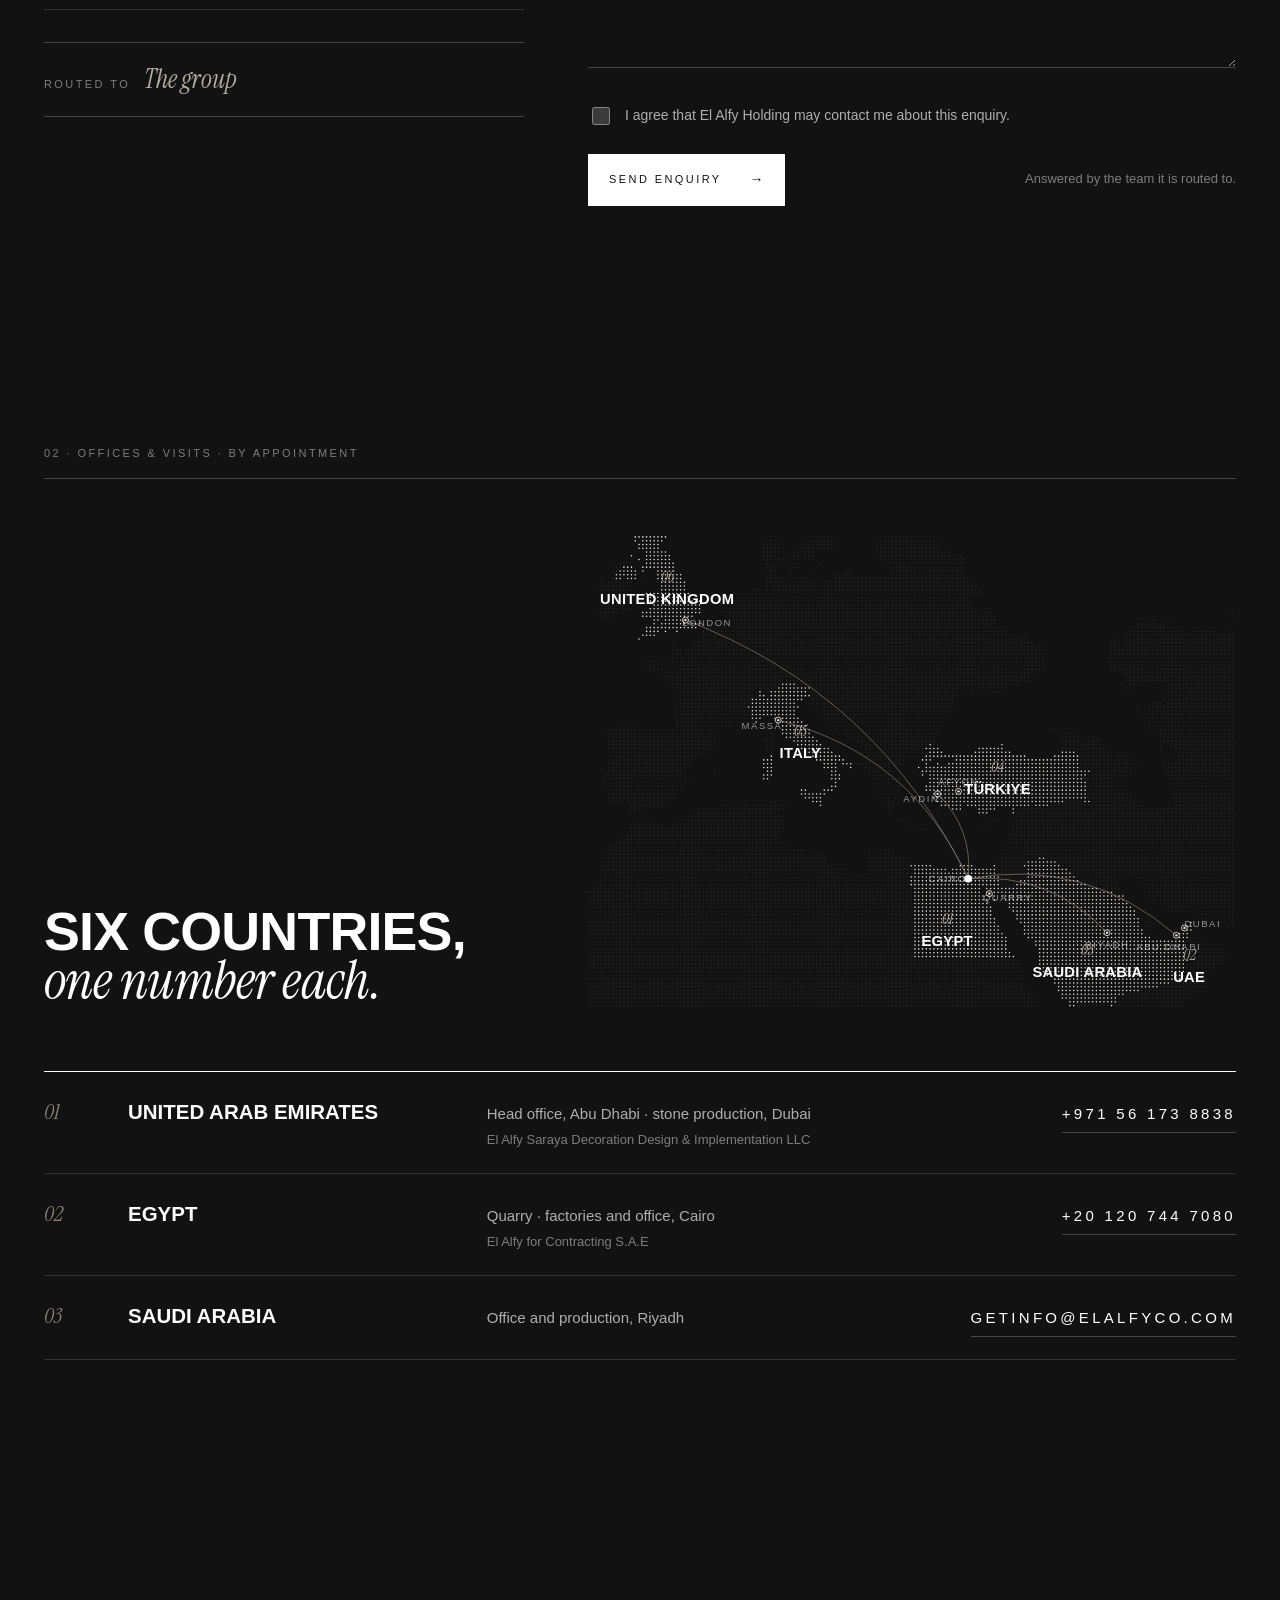
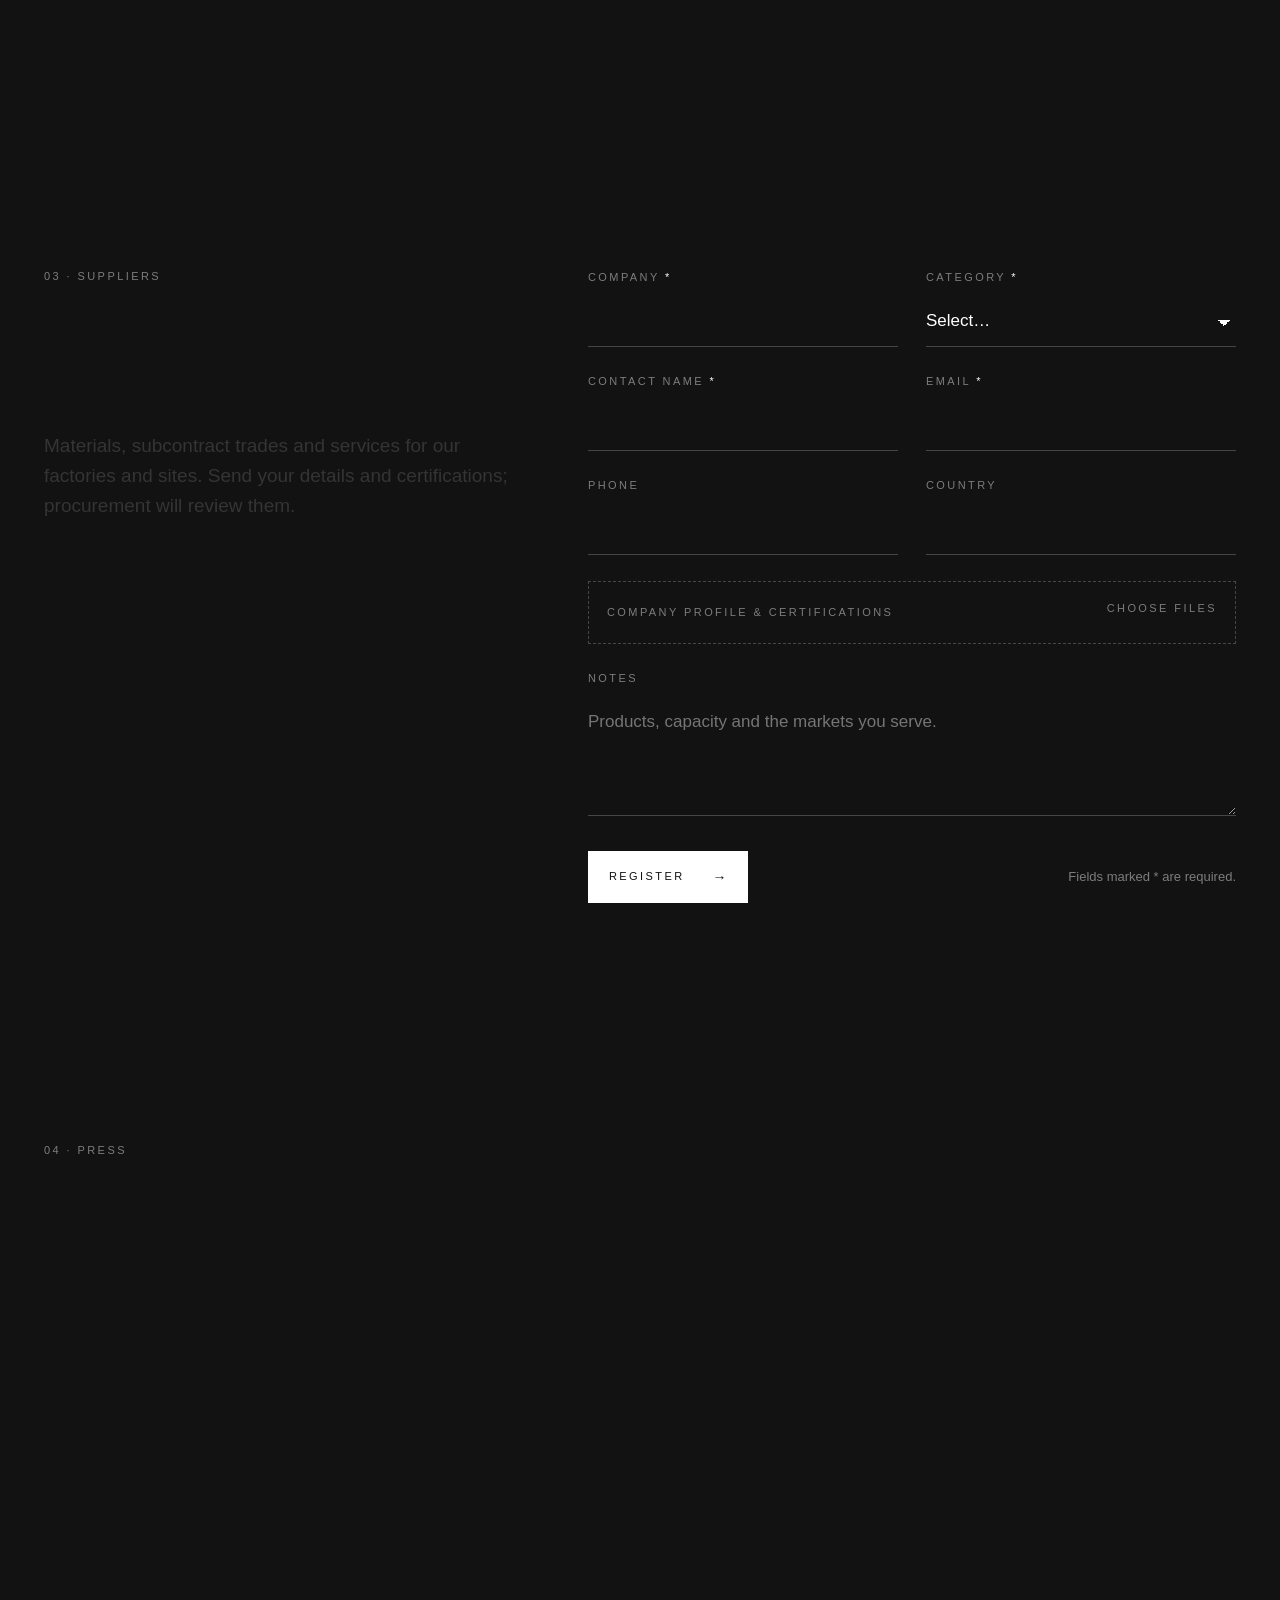
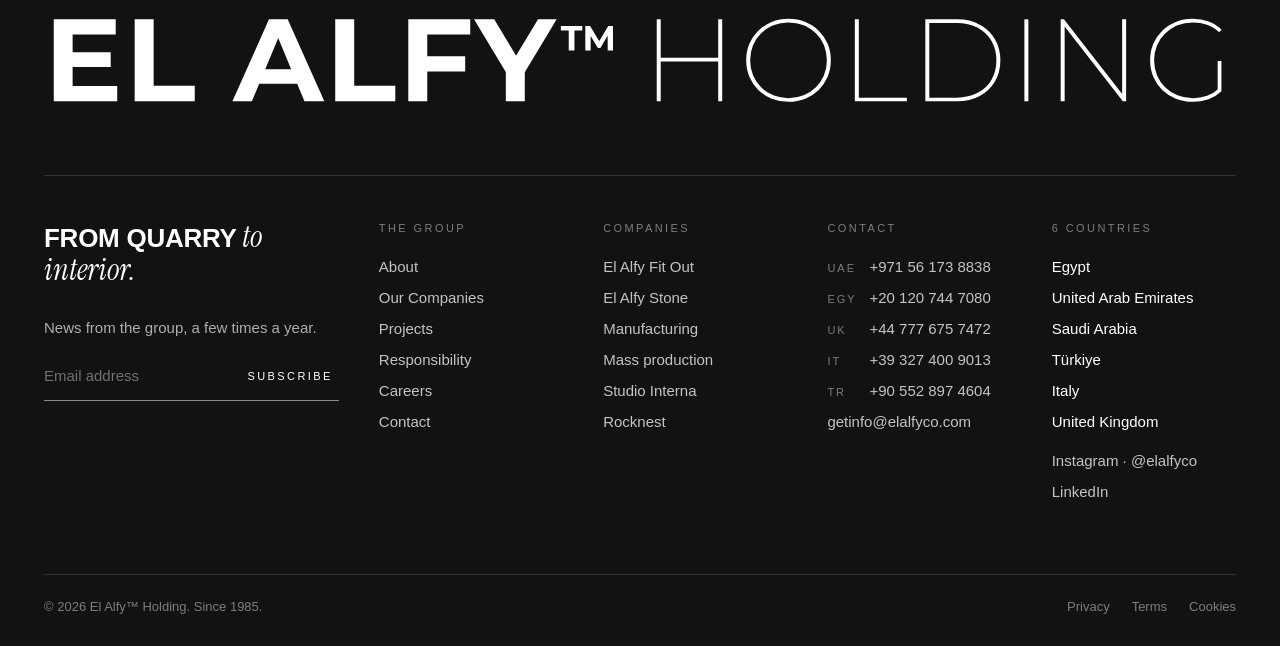
<file: contact.html>
<!doctype html>
<html lang="en" data-tone="dark">
<head>
<meta charset="utf-8">
<meta name="viewport" content="width=device-width, initial-scale=1">
<title>Contact — El Alfy Holding</title>
<meta name="description" content="Contact El Alfy Holding: project enquiries, slab visits, suppliers and press, with offices in six countries.">
<meta name="theme-color" content="#121212">
<link rel="stylesheet" href="site.css">
<style>
.ct{display:grid;grid-template-columns:minmax(0,1fr) minmax(0,1.35fr);gap:64px;align-items:start}
.ct .side{position:sticky;top:120px}
.route-to{display:flex;gap:14px;align-items:baseline;padding:16px 0;border-top:1px solid var(--i22);border-bottom:1px solid var(--i22);margin-top:32px}
.route-to b{font-family:var(--serif);font-style:italic;font-weight:400;font-size:26px;color:var(--trav)}
.scopes{margin-top:28px;border-top:1px solid var(--i22)}
.scopes li{display:grid;grid-template-columns:40px minmax(0,1fr);gap:12px;padding:14px 0;border-bottom:1px solid var(--i12)}
.scopes .n{font-family:var(--serif);font-style:italic;color:var(--trav);font-size:18px}
.scopes b{display:block;font-weight:700;text-transform:uppercase;font-size:14.5px;letter-spacing:.01em}
.scopes span{display:block;color:var(--i66);font-size:14px;margin-top:3px}
.offices{border-top:1px solid var(--ink)}
.offices li{display:grid;grid-template-columns:60px minmax(0,1.2fr) minmax(0,1.6fr) minmax(0,1fr);gap:24px;padding:22px 0;border-bottom:1px solid var(--i12);align-items:baseline}
.offices .k{font-family:var(--serif);font-style:italic;font-size:22px;color:#8E8579}
.offices b{font-weight:700;text-transform:uppercase;font-size:clamp(18px,1.6vw,22px);line-height:1.1}
.offices .s{color:var(--i66);font-size:15px}
.offices .s small{display:block;font-size:13px;color:var(--i45);margin-top:4px}
.offices a.t{font-size:15px;justify-self:end;white-space:nowrap}
.press{display:grid;grid-template-columns:1fr 1fr;gap:40px}
.sec-head .side .mapw{width:100%}
.press>div{border-top:1px solid var(--ink);padding-top:22px}
.press p{color:var(--i66);font-size:16px;margin:12px 0 18px;max-width:40ch}
@media (max-width:860px){.ct,.press{grid-template-columns:minmax(0,1fr)}.ct .side{position:static}.offices li{grid-template-columns:40px minmax(0,1fr)}.offices .s,.offices a.t{grid-column:2;justify-self:start}}

.mapw{position:relative;aspect-ratio:1200/874}
.mapw svg{position:absolute;inset:0;width:100%;height:100%;overflow:visible}
.cty{stroke:#E8E4E0;transition:stroke 1s cubic-bezier(.65,0,.35,1)}
.arc{fill:none;stroke:#8E8579;stroke-width:1.2}
.site{transform-box:fill-box;transform-origin:center;transition:opacity .6s .5s,transform .8s .5s cubic-bezier(.2,.7,.1,1)}
.js-motion .pulse{animation:pulse 2.8s cubic-bezier(.2,.7,.1,1) infinite}
@keyframes pulse{0%{r:6;opacity:.7}100%{r:26;opacity:0}}
.clab{position:absolute;transform:translate(-50%,-50%);pointer-events:none;text-align:center;white-space:nowrap;transition:opacity .7s,transform .9s cubic-bezier(.2,.7,.1,1)}
.clab b{display:block;font-weight:700;text-transform:uppercase;font-size:clamp(11px,1.15vw,17px);letter-spacing:.02em;color:#FFFFFF;line-height:1.1}
.clab i{display:block;font-family:var(--serif);font-size:15px;color:#B4ACA1;margin-bottom:2px}
.slab{position:absolute;transform:translate(-50%,-50%);font-size:9.5px;letter-spacing:.16em;text-transform:uppercase;color:rgba(255,255,255,.55);white-space:nowrap;pointer-events:none;transition:opacity .6s .6s}
.js-motion [data-pinmap]:not(.pin-off) .cty{stroke:#2C2C29}
.js-motion [data-pinmap]:not(.pin-off) .cty.on{stroke:#E8E4E0}
.js-motion [data-pinmap]:not(.pin-off) .arc{stroke-dasharray:var(--len);stroke-dashoffset:var(--len);transition:stroke-dashoffset 1.6s cubic-bezier(.65,0,.35,1)}
.js-motion [data-pinmap]:not(.pin-off) .arc.on{stroke-dashoffset:0}
.js-motion [data-pinmap]:not(.pin-off) .site{opacity:0;transform:scale(.3)}
.js-motion [data-pinmap]:not(.pin-off) .site.on{opacity:1;transform:none}
.js-motion [data-pinmap]:not(.pin-off) .clab{opacity:0;transform:translate(-50%,-30%)}
.js-motion [data-pinmap]:not(.pin-off) .clab.on{opacity:1;transform:translate(-50%,-50%)}
.js-motion [data-pinmap]:not(.pin-off) .slab{opacity:0}
.js-motion [data-pinmap]:not(.pin-off) .slab.on{opacity:1}
@media (max-width:560px){.clab b{font-size:10px}.clab i{font-size:11px}.slab{display:none}}
</style>
</head>
<body>
<a class="skip" href="#main">Skip to content</a>
<header class="hd"><div class="in">
  <a class="brand" href="index.html" aria-label="El Alfy Holding, home"><svg class="lockup" viewBox="0 -72 1018 74" role="img" aria-label="El Alfy Holding" fill="currentColor"><path transform="translate(0.0 0.0) scale(0.1000 -0.1000)" d="M83 0V700H612V570H244V130H625V0ZM232 292V418H569V292Z"/><path transform="translate(69.1 0.0) scale(0.1000 -0.1000)" d="M83 0V700H245V132H596V0Z"/><path transform="translate(161.8 0.0) scale(0.1000 -0.1000)" d="M-9 0 303 700H463L776 0H606L350 618H414L157 0ZM147 150 190 273H550L594 150Z"/><path transform="translate(240.4 0.0) scale(0.1000 -0.1000)" d="M83 0V700H245V132H596V0Z"/><path transform="translate(302.8 0.0) scale(0.1000 -0.1000)" d="M83 0V700H612V570H245V0ZM233 255V385H569V255Z"/><path transform="translate(368.7 0.0) scale(0.1000 -0.1000)" d="M257 0V286L294 188L-14 700H158L394 307H295L532 700H691L383 188L419 286V0Z"/><path transform="translate(441.3 -43.4) scale(0.0300 -0.0300)" d="M228 0V568H4V700H614V568H390V0Z"/><path transform="translate(459.8 -43.4) scale(0.0300 -0.0300)" d="M83 0V700H217L515 206H444L737 700H870L872 0H720L719 467H747L513 74H440L201 467H235V0Z"/><path transform="translate(510.5 0.0) scale(0.1000 -0.1000)" d="M653 0V700H687V0ZM128 0V700H162V0ZM156 340V371H659V340Z"/><path transform="translate(594.0 0.0) scale(0.1000 -0.1000)" d="M418 -4Q341 -4 275.0 22.5Q209 49 160.0 97.0Q111 145 84.0 209.5Q57 274 57 350Q57 426 84.0 490.5Q111 555 160.0 603.0Q209 651 275.0 677.5Q341 704 418 704Q496 704 562.0 677.5Q628 651 676.5 603.0Q725 555 752.5 490.5Q780 426 780 350Q780 274 752.5 209.5Q725 145 676.5 97.0Q628 49 562.0 22.5Q496 -4 418 -4ZM418 27Q488 27 548.0 51.0Q608 75 652.5 119.0Q697 163 721.5 221.5Q746 280 746 350Q746 420 721.5 478.5Q697 537 652.5 581.0Q608 625 548.0 649.0Q488 673 418 673Q349 673 289.0 649.0Q229 625 184.5 581.0Q140 537 115.5 478.5Q91 420 91 350Q91 280 115.5 221.5Q140 163 184.5 119.0Q229 75 289.0 51.0Q349 27 418 27Z"/><path transform="translate(679.7 0.0) scale(0.1000 -0.1000)" d="M128 0V700H162V31H572V0Z"/><path transform="translate(739.9 0.0) scale(0.1000 -0.1000)" d="M128 0V700H398Q510 700 593.0 654.5Q676 609 722.5 530.5Q769 452 769 350Q769 248 722.5 169.5Q676 91 593.0 45.5Q510 0 398 0ZM162 31H396Q499 31 575.5 72.0Q652 113 693.5 185.0Q735 257 735 350Q735 443 693.5 515.0Q652 587 575.5 628.0Q499 669 396 669H162Z"/><path transform="translate(824.5 0.0) scale(0.1000 -0.1000)" d="M128 0V700H162V0Z"/><path transform="translate(855.5 0.0) scale(0.1000 -0.1000)" d="M128 0V700H156L670 40H653V700H687V0H659L145 660H162V0Z"/><path transform="translate(939.0 0.0) scale(0.1000 -0.1000)" d="M421 -4Q343 -4 276.5 22.5Q210 49 160.5 97.0Q111 145 84.0 209.5Q57 274 57 350Q57 426 84.0 490.5Q111 555 160.5 603.0Q210 651 276.5 677.5Q343 704 421 704Q494 704 558.0 681.0Q622 658 667 612L647 589Q599 635 543.0 654.0Q487 673 422 673Q351 673 290.5 648.5Q230 624 185.0 580.0Q140 536 115.5 477.5Q91 419 91 350Q91 281 115.5 222.5Q140 164 185.0 120.0Q230 76 290.5 51.5Q351 27 422 27Q486 27 543.5 46.5Q601 66 646 111L666 86Q620 41 556.0 18.5Q492 -4 421 -4ZM666 86 634 90V345H666Z"/></svg></a>
  <nav aria-label="Main"><a href="about.html">About</a><a href="companies.html">Our Companies</a><a href="projects.html">Projects</a><a href="responsibility.html">Responsibility</a><a href="careers.html">Careers</a><a class="cta" href="contact.html" aria-current="page">Start a conversation</a></nav>
  <button class="menu-btn" type="button" aria-expanded="false" aria-controls="menu">Menu</button>
</div></header>
<div class="panel-menu" id="menu" role="dialog" aria-modal="true" aria-label="Menu">
  <div class="top"><a class="brand" href="index.html" aria-label="El Alfy Holding, home"><svg class="lockup" viewBox="0 -72 1018 74" role="img" aria-label="El Alfy Holding" fill="currentColor"><path transform="translate(0.0 0.0) scale(0.1000 -0.1000)" d="M83 0V700H612V570H244V130H625V0ZM232 292V418H569V292Z"/><path transform="translate(69.1 0.0) scale(0.1000 -0.1000)" d="M83 0V700H245V132H596V0Z"/><path transform="translate(161.8 0.0) scale(0.1000 -0.1000)" d="M-9 0 303 700H463L776 0H606L350 618H414L157 0ZM147 150 190 273H550L594 150Z"/><path transform="translate(240.4 0.0) scale(0.1000 -0.1000)" d="M83 0V700H245V132H596V0Z"/><path transform="translate(302.8 0.0) scale(0.1000 -0.1000)" d="M83 0V700H612V570H245V0ZM233 255V385H569V255Z"/><path transform="translate(368.7 0.0) scale(0.1000 -0.1000)" d="M257 0V286L294 188L-14 700H158L394 307H295L532 700H691L383 188L419 286V0Z"/><path transform="translate(441.3 -43.4) scale(0.0300 -0.0300)" d="M228 0V568H4V700H614V568H390V0Z"/><path transform="translate(459.8 -43.4) scale(0.0300 -0.0300)" d="M83 0V700H217L515 206H444L737 700H870L872 0H720L719 467H747L513 74H440L201 467H235V0Z"/><path transform="translate(510.5 0.0) scale(0.1000 -0.1000)" d="M653 0V700H687V0ZM128 0V700H162V0ZM156 340V371H659V340Z"/><path transform="translate(594.0 0.0) scale(0.1000 -0.1000)" d="M418 -4Q341 -4 275.0 22.5Q209 49 160.0 97.0Q111 145 84.0 209.5Q57 274 57 350Q57 426 84.0 490.5Q111 555 160.0 603.0Q209 651 275.0 677.5Q341 704 418 704Q496 704 562.0 677.5Q628 651 676.5 603.0Q725 555 752.5 490.5Q780 426 780 350Q780 274 752.5 209.5Q725 145 676.5 97.0Q628 49 562.0 22.5Q496 -4 418 -4ZM418 27Q488 27 548.0 51.0Q608 75 652.5 119.0Q697 163 721.5 221.5Q746 280 746 350Q746 420 721.5 478.5Q697 537 652.5 581.0Q608 625 548.0 649.0Q488 673 418 673Q349 673 289.0 649.0Q229 625 184.5 581.0Q140 537 115.5 478.5Q91 420 91 350Q91 280 115.5 221.5Q140 163 184.5 119.0Q229 75 289.0 51.0Q349 27 418 27Z"/><path transform="translate(679.7 0.0) scale(0.1000 -0.1000)" d="M128 0V700H162V31H572V0Z"/><path transform="translate(739.9 0.0) scale(0.1000 -0.1000)" d="M128 0V700H398Q510 700 593.0 654.5Q676 609 722.5 530.5Q769 452 769 350Q769 248 722.5 169.5Q676 91 593.0 45.5Q510 0 398 0ZM162 31H396Q499 31 575.5 72.0Q652 113 693.5 185.0Q735 257 735 350Q735 443 693.5 515.0Q652 587 575.5 628.0Q499 669 396 669H162Z"/><path transform="translate(824.5 0.0) scale(0.1000 -0.1000)" d="M128 0V700H162V0Z"/><path transform="translate(855.5 0.0) scale(0.1000 -0.1000)" d="M128 0V700H156L670 40H653V700H687V0H659L145 660H162V0Z"/><path transform="translate(939.0 0.0) scale(0.1000 -0.1000)" d="M421 -4Q343 -4 276.5 22.5Q210 49 160.5 97.0Q111 145 84.0 209.5Q57 274 57 350Q57 426 84.0 490.5Q111 555 160.5 603.0Q210 651 276.5 677.5Q343 704 421 704Q494 704 558.0 681.0Q622 658 667 612L647 589Q599 635 543.0 654.0Q487 673 422 673Q351 673 290.5 648.5Q230 624 185.0 580.0Q140 536 115.5 477.5Q91 419 91 350Q91 281 115.5 222.5Q140 164 185.0 120.0Q230 76 290.5 51.5Q351 27 422 27Q486 27 543.5 46.5Q601 66 646 111L666 86Q620 41 556.0 18.5Q492 -4 421 -4ZM666 86 634 90V345H666Z"/></svg></a><button class="menu-btn close-btn" type="button" style="display:block">Close</button></div>
  <ol><li><a href="about.html">About<span>01</span></a></li><li><a href="companies.html">Our Companies<span>02</span></a></li><li><a href="projects.html">Projects<span>03</span></a></li><li><a href="responsibility.html">Responsibility<span>04</span></a></li><li><a href="careers.html">Careers<span>05</span></a></li></ol>
  <a class="act" href="contact.html">Start a conversation <span aria-hidden="true">→</span></a>
</div>
<main id="main">
  <section class="open text" data-tone="dark">
    <div class="wrap grid">
      <div><span class="label">Contact</span><h1 class="display" data-m7>Start<br><em>a conversation.</em></h1></div>
      <div>
        <p class="lead">Reach the right team directly: a project, a slab visit, a supply enquiry or the press. Visits to our factories and showrooms are by appointment.</p>
        <p class="label places"><a href="mailto:getinfo@elalfyco.com">getinfo@elalfyco.com</a> · UAE +971 56 173 8838 · EGY +20 120 744 7080</p>
      </div>
    </div>
  </section>

  <section class="sec tight" data-tone="dark" style="padding-top:0">
    <div class="wrap">
      <ol class="index">
        <li data-cap><a href="#enquiry"><span class="n">01</span><b>A project</b><span class="t">Drawings or a BOQ for stone, fit-out or doors.</span><i aria-hidden="true">→</i></a></li>
        <li data-cap><a href="#offices"><span class="n">02</span><b>A visit</b><span class="t">A slab visit or a factory visit, by appointment.</span><i aria-hidden="true">→</i></a></li>
        <li data-cap><a href="#suppliers"><span class="n">03</span><b>Suppliers</b><span class="t">Register as a supplier or subcontractor.</span><i aria-hidden="true">→</i></a></li>
        <li data-cap><a href="#press"><span class="n">04</span><b>Press</b><span class="t">Interviews, pictures and press requests.</span><i aria-hidden="true">→</i></a></li>
      </ol>
    </div>
  </section>

  <section class="sec" id="enquiry" data-tone="light">
    <div class="wrap ct">
      <div class="side">
        <span class="label" style="display:block;margin-bottom:22px">01 · Project enquiry</span>
        <h2 class="title" data-cap>Tell us<br><em>the scope.</em></h2>
        <p class="body" data-read style="margin-top:24px">Every enquiry is one of four scopes. The scope decides which business leads and what the quotation looks like.</p>
        <ol class="scopes" data-cap>
          <li><span class="n">01</span><div><b>Supply</b><span>One material, made to the drawing.</span></div></li>
          <li><span class="n">02</span><div><b>Supply &amp; install</b><span>One material, made and installed by our crews.</span></div></li>
          <li><span class="n">03</span><div><b>Full fit-out</b><span>Every material, the client's BOQ, one contract.</span></div></li>
          <li><span class="n">04</span><div><b>Volume</b><span>One product, made in numbers, to one standard.</span></div></li>
        </ol>
        <p class="route-to" data-cap><span class="label">Routed to</span><b data-routed>The group</b></p>
      </div>
      <div>
        <form class="form" data-demo novalidate>
          <label class="full"><span>Scope <b>*</b></span><select name="scope" required data-route="[data-routed]">
            <option value="" data-to="The group">Select…</option>
            <option value="stone" data-to="El Alfy Stone">Stone — supply</option>
            <option value="stone-install" data-to="El Alfy Stone">Stone — supply &amp; install</option>
            <option value="project" data-to="El Alfy Fit Out">Full fit-out — a complete interior</option>
            <option value="trades" data-to="El Alfy Fit Out">Joinery, glass or aluminium — supplied and installed</option>
            <option value="doors" data-to="Mass production team">Volume — wood doors</option>
            <option value="supply-only" data-to="El Alfy Holding">Joinery, glass or aluminium — supply only</option>
            <option value="visit" data-to="El Alfy Stone">Book a slab visit</option>
            <option value="brands" data-to="Studio Interna · Rocknest">Furniture — Studio Interna or Rocknest</option>
            <option value="corporate" data-to="El Alfy Holding">Corporate · investors · partners</option>
          </select></label>
          <label><span>Full name <b>*</b></span><input name="name" autocomplete="name" required></label>
          <label><span>Company</span><input name="org" autocomplete="organization"></label>
          <label><span>Email <b>*</b></span><input name="email" type="email" autocomplete="email" required></label>
          <label><span>Phone</span><input name="tel" type="tel" autocomplete="tel"></label>
          <label><span>Project location</span><input name="loc" placeholder="City, country"></label>
          <label><span>Timeline</span><select name="when"><option value="">Select…</option><option>Tender stage</option><option>Within 3 months</option><option>3–12 months</option><option>Later</option></select></label>
          <label class="full file"><span style="margin:0">Drawings or BOQ · PDF, DWG, XLSX</span><span data-fname data-empty="Choose files">Choose files</span><input type="file" name="files" multiple></label>
          <label class="full"><span>Message <b>*</b></span><textarea name="msg" required placeholder="The project, the material and the quantities, as far as you know them."></textarea></label>
          <label class="full check"><input type="checkbox" required> <span style="margin:0;text-transform:none;letter-spacing:0;font-size:14px;color:inherit">I agree that El Alfy Holding may contact me about this enquiry.</span></label>
          <div class="full send"><button class="btn solid" type="submit">Send enquiry <i aria-hidden="true">→</i></button><span class="note">Answered by the team it is routed to.</span></div>
        </form>
        <div class="form-ok" tabindex="-1"><h3 class="title sm">Thank you,<br><em>received.</em></h3><p class="body" style="margin-top:16px">Your enquiry is with the right team. We will be in touch shortly.</p></div>
      </div>
    </div>
  </section>

  <section class="sec" id="offices" data-tone="dark">
    <div class="wrap">
      <div class="kicker"><span class="label">02 · Offices &amp; visits · by appointment</span><span class="rule" data-rule></span></div>
      <div class="sec-head"><h2 class="title" data-cap>Six countries,<br><em>one number each.</em></h2><div class="side"><div class="mapw"><svg viewBox="0 0 1200 874" role="img" aria-label="Dot map of the 6 countries where El Alfy operates: Egypt, United Arab Emirates, Saudi Arabia, Türkiye, Italy and the United Kingdom"><path d="M325.5 3.5h0M339.5 3.5h0M346.5 3.5h0M353.5 3.5h0M395.5 3.5h0M402.5 3.5h0M409.5 3.5h0M416.5 3.5h0M423.5 3.5h0M430.5 3.5h0M437.5 3.5h0M444.5 3.5h0M451.5 3.5h0M542.5 3.5h0M549.5 3.5h0M556.5 3.5h0M563.5 3.5h0M570.5 3.5h0M577.5 3.5h0M584.5 3.5h0M591.5 3.5h0M598.5 3.5h0M605.5 3.5h0M612.5 3.5h0M619.5 3.5h0M626.5 3.5h0M633.5 3.5h0M640.5 3.5h0M332.5 10.5h0M339.5 10.5h0M346.5 10.5h0M353.5 10.5h0M402.5 10.5h0M409.5 10.5h0M416.5 10.5h0M423.5 10.5h0M430.5 10.5h0M437.5 10.5h0M444.5 10.5h0M451.5 10.5h0M458.5 10.5h0M535.5 10.5h0M542.5 10.5h0M549.5 10.5h0M556.5 10.5h0M563.5 10.5h0M570.5 10.5h0M577.5 10.5h0M584.5 10.5h0M591.5 10.5h0M598.5 10.5h0M605.5 10.5h0M612.5 10.5h0M619.5 10.5h0M626.5 10.5h0M633.5 10.5h0M640.5 10.5h0M647.5 10.5h0M325.5 17.5h0M332.5 17.5h0M339.5 17.5h0M346.5 17.5h0M353.5 17.5h0M360.5 17.5h0M395.5 17.5h0M402.5 17.5h0M409.5 17.5h0M416.5 17.5h0M423.5 17.5h0M430.5 17.5h0M437.5 17.5h0M444.5 17.5h0M451.5 17.5h0M458.5 17.5h0M535.5 17.5h0M542.5 17.5h0M549.5 17.5h0M556.5 17.5h0M563.5 17.5h0M570.5 17.5h0M577.5 17.5h0M584.5 17.5h0M591.5 17.5h0M598.5 17.5h0M605.5 17.5h0M612.5 17.5h0M619.5 17.5h0M626.5 17.5h0M633.5 17.5h0M640.5 17.5h0M647.5 17.5h0M325.5 24.5h0M332.5 24.5h0M339.5 24.5h0M346.5 24.5h0M353.5 24.5h0M395.5 24.5h0M402.5 24.5h0M409.5 24.5h0M416.5 24.5h0M423.5 24.5h0M430.5 24.5h0M437.5 24.5h0M444.5 24.5h0M535.5 24.5h0M542.5 24.5h0M549.5 24.5h0M556.5 24.5h0M563.5 24.5h0M570.5 24.5h0M577.5 24.5h0M584.5 24.5h0M591.5 24.5h0M598.5 24.5h0M605.5 24.5h0M612.5 24.5h0M619.5 24.5h0M626.5 24.5h0M633.5 24.5h0M640.5 24.5h0M647.5 24.5h0M325.5 31.5h0M332.5 31.5h0M339.5 31.5h0M346.5 31.5h0M353.5 31.5h0M381.5 31.5h0M388.5 31.5h0M402.5 31.5h0M409.5 31.5h0M416.5 31.5h0M535.5 31.5h0M542.5 31.5h0M549.5 31.5h0M556.5 31.5h0M563.5 31.5h0M570.5 31.5h0M577.5 31.5h0M584.5 31.5h0M591.5 31.5h0M598.5 31.5h0M605.5 31.5h0M612.5 31.5h0M619.5 31.5h0M626.5 31.5h0M633.5 31.5h0M640.5 31.5h0M647.5 31.5h0M654.5 31.5h0M661.5 31.5h0M668.5 31.5h0M325.5 38.5h0M332.5 38.5h0M339.5 38.5h0M346.5 38.5h0M367.5 38.5h0M374.5 38.5h0M381.5 38.5h0M388.5 38.5h0M402.5 38.5h0M409.5 38.5h0M416.5 38.5h0M535.5 38.5h0M542.5 38.5h0M549.5 38.5h0M556.5 38.5h0M563.5 38.5h0M570.5 38.5h0M577.5 38.5h0M584.5 38.5h0M591.5 38.5h0M598.5 38.5h0M605.5 38.5h0M612.5 38.5h0M619.5 38.5h0M626.5 38.5h0M633.5 38.5h0M640.5 38.5h0M647.5 38.5h0M654.5 38.5h0M661.5 38.5h0M668.5 38.5h0M682.5 38.5h0M689.5 38.5h0M325.5 45.5h0M332.5 45.5h0M339.5 45.5h0M353.5 45.5h0M360.5 45.5h0M374.5 45.5h0M381.5 45.5h0M402.5 45.5h0M409.5 45.5h0M416.5 45.5h0M542.5 45.5h0M549.5 45.5h0M556.5 45.5h0M563.5 45.5h0M570.5 45.5h0M577.5 45.5h0M584.5 45.5h0M591.5 45.5h0M598.5 45.5h0M605.5 45.5h0M612.5 45.5h0M619.5 45.5h0M626.5 45.5h0M633.5 45.5h0M640.5 45.5h0M647.5 45.5h0M654.5 45.5h0M661.5 45.5h0M668.5 45.5h0M675.5 45.5h0M682.5 45.5h0M689.5 45.5h0M696.5 45.5h0M59.5 52.5h0M66.5 52.5h0M332.5 52.5h0M339.5 52.5h0M353.5 52.5h0M360.5 52.5h0M374.5 52.5h0M381.5 52.5h0M388.5 52.5h0M430.5 52.5h0M542.5 52.5h0M549.5 52.5h0M556.5 52.5h0M563.5 52.5h0M570.5 52.5h0M577.5 52.5h0M584.5 52.5h0M591.5 52.5h0M598.5 52.5h0M605.5 52.5h0M612.5 52.5h0M619.5 52.5h0M626.5 52.5h0M633.5 52.5h0M640.5 52.5h0M647.5 52.5h0M654.5 52.5h0M661.5 52.5h0M668.5 52.5h0M675.5 52.5h0M682.5 52.5h0M689.5 52.5h0M696.5 52.5h0M45.5 59.5h0M52.5 59.5h0M59.5 59.5h0M332.5 59.5h0M339.5 59.5h0M346.5 59.5h0M381.5 59.5h0M388.5 59.5h0M563.5 59.5h0M570.5 59.5h0M577.5 59.5h0M584.5 59.5h0M591.5 59.5h0M598.5 59.5h0M605.5 59.5h0M612.5 59.5h0M619.5 59.5h0M626.5 59.5h0M633.5 59.5h0M640.5 59.5h0M647.5 59.5h0M654.5 59.5h0M661.5 59.5h0M668.5 59.5h0M675.5 59.5h0M682.5 59.5h0M689.5 59.5h0M696.5 59.5h0M45.5 66.5h0M52.5 66.5h0M332.5 66.5h0M339.5 66.5h0M346.5 66.5h0M374.5 66.5h0M479.5 66.5h0M486.5 66.5h0M563.5 66.5h0M570.5 66.5h0M577.5 66.5h0M584.5 66.5h0M591.5 66.5h0M598.5 66.5h0M605.5 66.5h0M612.5 66.5h0M619.5 66.5h0M626.5 66.5h0M633.5 66.5h0M640.5 66.5h0M647.5 66.5h0M654.5 66.5h0M661.5 66.5h0M668.5 66.5h0M675.5 66.5h0M682.5 66.5h0M689.5 66.5h0M696.5 66.5h0M339.5 73.5h0M346.5 73.5h0M409.5 73.5h0M458.5 73.5h0M465.5 73.5h0M472.5 73.5h0M479.5 73.5h0M486.5 73.5h0M563.5 73.5h0M570.5 73.5h0M577.5 73.5h0M584.5 73.5h0M591.5 73.5h0M598.5 73.5h0M605.5 73.5h0M612.5 73.5h0M619.5 73.5h0M626.5 73.5h0M633.5 73.5h0M640.5 73.5h0M647.5 73.5h0M654.5 73.5h0M661.5 73.5h0M668.5 73.5h0M675.5 73.5h0M682.5 73.5h0M689.5 73.5h0M696.5 73.5h0M24.5 80.5h0M45.5 80.5h0M66.5 80.5h0M108.5 80.5h0M332.5 80.5h0M339.5 80.5h0M346.5 80.5h0M353.5 80.5h0M360.5 80.5h0M367.5 80.5h0M388.5 80.5h0M395.5 80.5h0M402.5 80.5h0M458.5 80.5h0M465.5 80.5h0M472.5 80.5h0M479.5 80.5h0M486.5 80.5h0M493.5 80.5h0M500.5 80.5h0M507.5 80.5h0M514.5 80.5h0M521.5 80.5h0M528.5 80.5h0M535.5 80.5h0M542.5 80.5h0M549.5 80.5h0M556.5 80.5h0M563.5 80.5h0M570.5 80.5h0M577.5 80.5h0M584.5 80.5h0M591.5 80.5h0M598.5 80.5h0M605.5 80.5h0M612.5 80.5h0M619.5 80.5h0M626.5 80.5h0M633.5 80.5h0M640.5 80.5h0M647.5 80.5h0M654.5 80.5h0M661.5 80.5h0M668.5 80.5h0M675.5 80.5h0M682.5 80.5h0M689.5 80.5h0M696.5 80.5h0M703.5 80.5h0M24.5 87.5h0M31.5 87.5h0M38.5 87.5h0M45.5 87.5h0M52.5 87.5h0M59.5 87.5h0M66.5 87.5h0M73.5 87.5h0M80.5 87.5h0M332.5 87.5h0M339.5 87.5h0M346.5 87.5h0M353.5 87.5h0M360.5 87.5h0M381.5 87.5h0M388.5 87.5h0M395.5 87.5h0M402.5 87.5h0M409.5 87.5h0M416.5 87.5h0M430.5 87.5h0M437.5 87.5h0M444.5 87.5h0M451.5 87.5h0M458.5 87.5h0M465.5 87.5h0M472.5 87.5h0M479.5 87.5h0M486.5 87.5h0M493.5 87.5h0M500.5 87.5h0M507.5 87.5h0M514.5 87.5h0M521.5 87.5h0M528.5 87.5h0M535.5 87.5h0M542.5 87.5h0M549.5 87.5h0M556.5 87.5h0M563.5 87.5h0M570.5 87.5h0M577.5 87.5h0M584.5 87.5h0M591.5 87.5h0M598.5 87.5h0M605.5 87.5h0M612.5 87.5h0M619.5 87.5h0M626.5 87.5h0M633.5 87.5h0M640.5 87.5h0M647.5 87.5h0M654.5 87.5h0M661.5 87.5h0M668.5 87.5h0M675.5 87.5h0M682.5 87.5h0M689.5 87.5h0M696.5 87.5h0M703.5 87.5h0M710.5 87.5h0M24.5 94.5h0M31.5 94.5h0M38.5 94.5h0M45.5 94.5h0M52.5 94.5h0M59.5 94.5h0M66.5 94.5h0M73.5 94.5h0M325.5 94.5h0M332.5 94.5h0M346.5 94.5h0M353.5 94.5h0M360.5 94.5h0M367.5 94.5h0M374.5 94.5h0M381.5 94.5h0M388.5 94.5h0M395.5 94.5h0M402.5 94.5h0M409.5 94.5h0M416.5 94.5h0M430.5 94.5h0M437.5 94.5h0M444.5 94.5h0M451.5 94.5h0M458.5 94.5h0M465.5 94.5h0M472.5 94.5h0M479.5 94.5h0M486.5 94.5h0M493.5 94.5h0M500.5 94.5h0M507.5 94.5h0M514.5 94.5h0M521.5 94.5h0M528.5 94.5h0M535.5 94.5h0M542.5 94.5h0M549.5 94.5h0M556.5 94.5h0M563.5 94.5h0M570.5 94.5h0M577.5 94.5h0M584.5 94.5h0M591.5 94.5h0M598.5 94.5h0M605.5 94.5h0M612.5 94.5h0M619.5 94.5h0M626.5 94.5h0M633.5 94.5h0M640.5 94.5h0M647.5 94.5h0M654.5 94.5h0M661.5 94.5h0M668.5 94.5h0M675.5 94.5h0M682.5 94.5h0M689.5 94.5h0M696.5 94.5h0M703.5 94.5h0M710.5 94.5h0M717.5 94.5h0M17.5 101.5h0M24.5 101.5h0M31.5 101.5h0M38.5 101.5h0M45.5 101.5h0M52.5 101.5h0M59.5 101.5h0M66.5 101.5h0M73.5 101.5h0M80.5 101.5h0M304.5 101.5h0M311.5 101.5h0M318.5 101.5h0M332.5 101.5h0M339.5 101.5h0M346.5 101.5h0M353.5 101.5h0M360.5 101.5h0M367.5 101.5h0M374.5 101.5h0M381.5 101.5h0M388.5 101.5h0M395.5 101.5h0M402.5 101.5h0M409.5 101.5h0M416.5 101.5h0M423.5 101.5h0M430.5 101.5h0M437.5 101.5h0M444.5 101.5h0M451.5 101.5h0M458.5 101.5h0M465.5 101.5h0M472.5 101.5h0M479.5 101.5h0M486.5 101.5h0M493.5 101.5h0M500.5 101.5h0M507.5 101.5h0M514.5 101.5h0M521.5 101.5h0M528.5 101.5h0M535.5 101.5h0M542.5 101.5h0M549.5 101.5h0M556.5 101.5h0M563.5 101.5h0M570.5 101.5h0M577.5 101.5h0M584.5 101.5h0M591.5 101.5h0M598.5 101.5h0M605.5 101.5h0M612.5 101.5h0M619.5 101.5h0M626.5 101.5h0M633.5 101.5h0M640.5 101.5h0M647.5 101.5h0M654.5 101.5h0M661.5 101.5h0M668.5 101.5h0M675.5 101.5h0M682.5 101.5h0M689.5 101.5h0M696.5 101.5h0M703.5 101.5h0M710.5 101.5h0M717.5 101.5h0M724.5 101.5h0M24.5 108.5h0M31.5 108.5h0M38.5 108.5h0M45.5 108.5h0M52.5 108.5h0M59.5 108.5h0M66.5 108.5h0M73.5 108.5h0M80.5 108.5h0M276.5 108.5h0M283.5 108.5h0M290.5 108.5h0M297.5 108.5h0M304.5 108.5h0M311.5 108.5h0M318.5 108.5h0M325.5 108.5h0M332.5 108.5h0M339.5 108.5h0M346.5 108.5h0M353.5 108.5h0M360.5 108.5h0M367.5 108.5h0M374.5 108.5h0M381.5 108.5h0M388.5 108.5h0M395.5 108.5h0M402.5 108.5h0M409.5 108.5h0M416.5 108.5h0M423.5 108.5h0M430.5 108.5h0M437.5 108.5h0M444.5 108.5h0M451.5 108.5h0M458.5 108.5h0M465.5 108.5h0M472.5 108.5h0M479.5 108.5h0M486.5 108.5h0M493.5 108.5h0M500.5 108.5h0M507.5 108.5h0M514.5 108.5h0M521.5 108.5h0M528.5 108.5h0M535.5 108.5h0M542.5 108.5h0M549.5 108.5h0M556.5 108.5h0M563.5 108.5h0M570.5 108.5h0M577.5 108.5h0M584.5 108.5h0M591.5 108.5h0M598.5 108.5h0M605.5 108.5h0M612.5 108.5h0M619.5 108.5h0M626.5 108.5h0M633.5 108.5h0M640.5 108.5h0M647.5 108.5h0M654.5 108.5h0M661.5 108.5h0M668.5 108.5h0M675.5 108.5h0M682.5 108.5h0M689.5 108.5h0M696.5 108.5h0M703.5 108.5h0M710.5 108.5h0M717.5 108.5h0M724.5 108.5h0M31.5 115.5h0M38.5 115.5h0M45.5 115.5h0M52.5 115.5h0M59.5 115.5h0M66.5 115.5h0M73.5 115.5h0M80.5 115.5h0M262.5 115.5h0M276.5 115.5h0M283.5 115.5h0M290.5 115.5h0M297.5 115.5h0M304.5 115.5h0M311.5 115.5h0M318.5 115.5h0M325.5 115.5h0M332.5 115.5h0M339.5 115.5h0M346.5 115.5h0M353.5 115.5h0M360.5 115.5h0M367.5 115.5h0M374.5 115.5h0M381.5 115.5h0M388.5 115.5h0M395.5 115.5h0M402.5 115.5h0M409.5 115.5h0M416.5 115.5h0M423.5 115.5h0M430.5 115.5h0M437.5 115.5h0M444.5 115.5h0M451.5 115.5h0M458.5 115.5h0M465.5 115.5h0M472.5 115.5h0M479.5 115.5h0M486.5 115.5h0M493.5 115.5h0M500.5 115.5h0M507.5 115.5h0M514.5 115.5h0M521.5 115.5h0M528.5 115.5h0M535.5 115.5h0M542.5 115.5h0M549.5 115.5h0M556.5 115.5h0M563.5 115.5h0M570.5 115.5h0M577.5 115.5h0M584.5 115.5h0M591.5 115.5h0M598.5 115.5h0M605.5 115.5h0M612.5 115.5h0M619.5 115.5h0M626.5 115.5h0M633.5 115.5h0M640.5 115.5h0M647.5 115.5h0M654.5 115.5h0M661.5 115.5h0M668.5 115.5h0M675.5 115.5h0M682.5 115.5h0M689.5 115.5h0M696.5 115.5h0M703.5 115.5h0M31.5 122.5h0M38.5 122.5h0M45.5 122.5h0M52.5 122.5h0M59.5 122.5h0M66.5 122.5h0M73.5 122.5h0M80.5 122.5h0M262.5 122.5h0M269.5 122.5h0M276.5 122.5h0M283.5 122.5h0M290.5 122.5h0M297.5 122.5h0M304.5 122.5h0M311.5 122.5h0M318.5 122.5h0M325.5 122.5h0M332.5 122.5h0M339.5 122.5h0M346.5 122.5h0M353.5 122.5h0M360.5 122.5h0M367.5 122.5h0M374.5 122.5h0M381.5 122.5h0M388.5 122.5h0M395.5 122.5h0M402.5 122.5h0M409.5 122.5h0M416.5 122.5h0M423.5 122.5h0M430.5 122.5h0M437.5 122.5h0M444.5 122.5h0M451.5 122.5h0M458.5 122.5h0M465.5 122.5h0M472.5 122.5h0M479.5 122.5h0M486.5 122.5h0M493.5 122.5h0M500.5 122.5h0M507.5 122.5h0M514.5 122.5h0M521.5 122.5h0M528.5 122.5h0M535.5 122.5h0M542.5 122.5h0M549.5 122.5h0M556.5 122.5h0M563.5 122.5h0M570.5 122.5h0M577.5 122.5h0M584.5 122.5h0M591.5 122.5h0M598.5 122.5h0M605.5 122.5h0M612.5 122.5h0M619.5 122.5h0M626.5 122.5h0M633.5 122.5h0M640.5 122.5h0M647.5 122.5h0M654.5 122.5h0M661.5 122.5h0M668.5 122.5h0M675.5 122.5h0M682.5 122.5h0M689.5 122.5h0M696.5 122.5h0M703.5 122.5h0M24.5 129.5h0M31.5 129.5h0M38.5 129.5h0M45.5 129.5h0M52.5 129.5h0M59.5 129.5h0M66.5 129.5h0M73.5 129.5h0M262.5 129.5h0M269.5 129.5h0M276.5 129.5h0M283.5 129.5h0M290.5 129.5h0M297.5 129.5h0M304.5 129.5h0M311.5 129.5h0M318.5 129.5h0M325.5 129.5h0M332.5 129.5h0M339.5 129.5h0M346.5 129.5h0M353.5 129.5h0M360.5 129.5h0M367.5 129.5h0M374.5 129.5h0M381.5 129.5h0M388.5 129.5h0M395.5 129.5h0M402.5 129.5h0M409.5 129.5h0M416.5 129.5h0M423.5 129.5h0M430.5 129.5h0M437.5 129.5h0M444.5 129.5h0M451.5 129.5h0M458.5 129.5h0M465.5 129.5h0M472.5 129.5h0M479.5 129.5h0M486.5 129.5h0M493.5 129.5h0M500.5 129.5h0M507.5 129.5h0M514.5 129.5h0M521.5 129.5h0M528.5 129.5h0M535.5 129.5h0M542.5 129.5h0M549.5 129.5h0M556.5 129.5h0M563.5 129.5h0M570.5 129.5h0M577.5 129.5h0M584.5 129.5h0M591.5 129.5h0M598.5 129.5h0M605.5 129.5h0M612.5 129.5h0M619.5 129.5h0M626.5 129.5h0M633.5 129.5h0M640.5 129.5h0M647.5 129.5h0M654.5 129.5h0M661.5 129.5h0M668.5 129.5h0M675.5 129.5h0M682.5 129.5h0M689.5 129.5h0M696.5 129.5h0M703.5 129.5h0M24.5 136.5h0M31.5 136.5h0M38.5 136.5h0M45.5 136.5h0M52.5 136.5h0M59.5 136.5h0M66.5 136.5h0M73.5 136.5h0M262.5 136.5h0M269.5 136.5h0M276.5 136.5h0M283.5 136.5h0M290.5 136.5h0M297.5 136.5h0M304.5 136.5h0M311.5 136.5h0M318.5 136.5h0M325.5 136.5h0M332.5 136.5h0M339.5 136.5h0M346.5 136.5h0M353.5 136.5h0M360.5 136.5h0M367.5 136.5h0M374.5 136.5h0M381.5 136.5h0M388.5 136.5h0M395.5 136.5h0M402.5 136.5h0M409.5 136.5h0M416.5 136.5h0M423.5 136.5h0M430.5 136.5h0M437.5 136.5h0M444.5 136.5h0M451.5 136.5h0M458.5 136.5h0M465.5 136.5h0M472.5 136.5h0M479.5 136.5h0M486.5 136.5h0M493.5 136.5h0M500.5 136.5h0M507.5 136.5h0M514.5 136.5h0M521.5 136.5h0M528.5 136.5h0M535.5 136.5h0M542.5 136.5h0M549.5 136.5h0M556.5 136.5h0M563.5 136.5h0M570.5 136.5h0M577.5 136.5h0M584.5 136.5h0M591.5 136.5h0M598.5 136.5h0M605.5 136.5h0M612.5 136.5h0M619.5 136.5h0M626.5 136.5h0M633.5 136.5h0M640.5 136.5h0M647.5 136.5h0M654.5 136.5h0M661.5 136.5h0M668.5 136.5h0M675.5 136.5h0M682.5 136.5h0M689.5 136.5h0M696.5 136.5h0M703.5 136.5h0M710.5 136.5h0M724.5 136.5h0M738.5 136.5h0M745.5 136.5h0M17.5 143.5h0M24.5 143.5h0M31.5 143.5h0M38.5 143.5h0M45.5 143.5h0M52.5 143.5h0M255.5 143.5h0M262.5 143.5h0M269.5 143.5h0M276.5 143.5h0M283.5 143.5h0M290.5 143.5h0M297.5 143.5h0M304.5 143.5h0M311.5 143.5h0M318.5 143.5h0M325.5 143.5h0M332.5 143.5h0M339.5 143.5h0M346.5 143.5h0M353.5 143.5h0M360.5 143.5h0M367.5 143.5h0M374.5 143.5h0M381.5 143.5h0M388.5 143.5h0M395.5 143.5h0M402.5 143.5h0M409.5 143.5h0M416.5 143.5h0M423.5 143.5h0M430.5 143.5h0M437.5 143.5h0M444.5 143.5h0M451.5 143.5h0M458.5 143.5h0M465.5 143.5h0M472.5 143.5h0M479.5 143.5h0M486.5 143.5h0M493.5 143.5h0M500.5 143.5h0M507.5 143.5h0M514.5 143.5h0M521.5 143.5h0M528.5 143.5h0M535.5 143.5h0M542.5 143.5h0M549.5 143.5h0M556.5 143.5h0M563.5 143.5h0M570.5 143.5h0M577.5 143.5h0M584.5 143.5h0M591.5 143.5h0M598.5 143.5h0M605.5 143.5h0M612.5 143.5h0M619.5 143.5h0M626.5 143.5h0M633.5 143.5h0M640.5 143.5h0M647.5 143.5h0M654.5 143.5h0M661.5 143.5h0M668.5 143.5h0M675.5 143.5h0M682.5 143.5h0M689.5 143.5h0M696.5 143.5h0M703.5 143.5h0M710.5 143.5h0M717.5 143.5h0M724.5 143.5h0M731.5 143.5h0M738.5 143.5h0M745.5 143.5h0M1186.5 143.5h0M1193.5 143.5h0M24.5 150.5h0M31.5 150.5h0M38.5 150.5h0M255.5 150.5h0M262.5 150.5h0M269.5 150.5h0M276.5 150.5h0M283.5 150.5h0M290.5 150.5h0M297.5 150.5h0M304.5 150.5h0M311.5 150.5h0M318.5 150.5h0M325.5 150.5h0M332.5 150.5h0M339.5 150.5h0M346.5 150.5h0M353.5 150.5h0M360.5 150.5h0M367.5 150.5h0M374.5 150.5h0M381.5 150.5h0M388.5 150.5h0M395.5 150.5h0M402.5 150.5h0M409.5 150.5h0M416.5 150.5h0M423.5 150.5h0M430.5 150.5h0M437.5 150.5h0M444.5 150.5h0M451.5 150.5h0M458.5 150.5h0M465.5 150.5h0M472.5 150.5h0M479.5 150.5h0M486.5 150.5h0M493.5 150.5h0M500.5 150.5h0M507.5 150.5h0M514.5 150.5h0M521.5 150.5h0M528.5 150.5h0M535.5 150.5h0M542.5 150.5h0M549.5 150.5h0M556.5 150.5h0M563.5 150.5h0M570.5 150.5h0M577.5 150.5h0M584.5 150.5h0M591.5 150.5h0M598.5 150.5h0M605.5 150.5h0M612.5 150.5h0M619.5 150.5h0M626.5 150.5h0M633.5 150.5h0M640.5 150.5h0M647.5 150.5h0M654.5 150.5h0M661.5 150.5h0M668.5 150.5h0M675.5 150.5h0M682.5 150.5h0M689.5 150.5h0M696.5 150.5h0M703.5 150.5h0M710.5 150.5h0M717.5 150.5h0M724.5 150.5h0M731.5 150.5h0M738.5 150.5h0M745.5 150.5h0M752.5 150.5h0M1193.5 150.5h0M248.5 157.5h0M255.5 157.5h0M262.5 157.5h0M269.5 157.5h0M276.5 157.5h0M283.5 157.5h0M290.5 157.5h0M297.5 157.5h0M304.5 157.5h0M311.5 157.5h0M318.5 157.5h0M325.5 157.5h0M332.5 157.5h0M339.5 157.5h0M346.5 157.5h0M353.5 157.5h0M360.5 157.5h0M367.5 157.5h0M374.5 157.5h0M381.5 157.5h0M388.5 157.5h0M395.5 157.5h0M402.5 157.5h0M409.5 157.5h0M416.5 157.5h0M423.5 157.5h0M430.5 157.5h0M437.5 157.5h0M444.5 157.5h0M451.5 157.5h0M458.5 157.5h0M465.5 157.5h0M472.5 157.5h0M479.5 157.5h0M486.5 157.5h0M493.5 157.5h0M500.5 157.5h0M507.5 157.5h0M514.5 157.5h0M521.5 157.5h0M528.5 157.5h0M535.5 157.5h0M542.5 157.5h0M549.5 157.5h0M556.5 157.5h0M563.5 157.5h0M570.5 157.5h0M577.5 157.5h0M584.5 157.5h0M591.5 157.5h0M598.5 157.5h0M605.5 157.5h0M612.5 157.5h0M619.5 157.5h0M626.5 157.5h0M633.5 157.5h0M640.5 157.5h0M647.5 157.5h0M654.5 157.5h0M661.5 157.5h0M668.5 157.5h0M675.5 157.5h0M682.5 157.5h0M689.5 157.5h0M696.5 157.5h0M703.5 157.5h0M710.5 157.5h0M717.5 157.5h0M724.5 157.5h0M731.5 157.5h0M738.5 157.5h0M745.5 157.5h0M752.5 157.5h0M1025.5 157.5h0M1032.5 157.5h0M1046.5 157.5h0M1053.5 157.5h0M234.5 164.5h0M241.5 164.5h0M248.5 164.5h0M255.5 164.5h0M262.5 164.5h0M269.5 164.5h0M276.5 164.5h0M283.5 164.5h0M290.5 164.5h0M297.5 164.5h0M304.5 164.5h0M311.5 164.5h0M318.5 164.5h0M325.5 164.5h0M332.5 164.5h0M339.5 164.5h0M346.5 164.5h0M353.5 164.5h0M360.5 164.5h0M367.5 164.5h0M374.5 164.5h0M381.5 164.5h0M388.5 164.5h0M395.5 164.5h0M402.5 164.5h0M409.5 164.5h0M416.5 164.5h0M423.5 164.5h0M430.5 164.5h0M437.5 164.5h0M444.5 164.5h0M451.5 164.5h0M458.5 164.5h0M465.5 164.5h0M472.5 164.5h0M479.5 164.5h0M486.5 164.5h0M493.5 164.5h0M500.5 164.5h0M507.5 164.5h0M514.5 164.5h0M521.5 164.5h0M528.5 164.5h0M535.5 164.5h0M542.5 164.5h0M549.5 164.5h0M556.5 164.5h0M563.5 164.5h0M570.5 164.5h0M577.5 164.5h0M584.5 164.5h0M591.5 164.5h0M598.5 164.5h0M605.5 164.5h0M612.5 164.5h0M619.5 164.5h0M626.5 164.5h0M633.5 164.5h0M640.5 164.5h0M647.5 164.5h0M654.5 164.5h0M661.5 164.5h0M668.5 164.5h0M675.5 164.5h0M682.5 164.5h0M689.5 164.5h0M696.5 164.5h0M703.5 164.5h0M710.5 164.5h0M717.5 164.5h0M724.5 164.5h0M731.5 164.5h0M738.5 164.5h0M745.5 164.5h0M752.5 164.5h0M1018.5 164.5h0M1025.5 164.5h0M1032.5 164.5h0M1039.5 164.5h0M1046.5 164.5h0M1053.5 164.5h0M1060.5 164.5h0M1067.5 164.5h0M1074.5 164.5h0M220.5 171.5h0M227.5 171.5h0M234.5 171.5h0M241.5 171.5h0M248.5 171.5h0M255.5 171.5h0M262.5 171.5h0M269.5 171.5h0M276.5 171.5h0M283.5 171.5h0M290.5 171.5h0M297.5 171.5h0M304.5 171.5h0M311.5 171.5h0M318.5 171.5h0M325.5 171.5h0M332.5 171.5h0M339.5 171.5h0M346.5 171.5h0M353.5 171.5h0M360.5 171.5h0M367.5 171.5h0M374.5 171.5h0M381.5 171.5h0M388.5 171.5h0M395.5 171.5h0M402.5 171.5h0M409.5 171.5h0M416.5 171.5h0M423.5 171.5h0M430.5 171.5h0M437.5 171.5h0M444.5 171.5h0M451.5 171.5h0M458.5 171.5h0M465.5 171.5h0M472.5 171.5h0M479.5 171.5h0M486.5 171.5h0M493.5 171.5h0M500.5 171.5h0M507.5 171.5h0M514.5 171.5h0M521.5 171.5h0M528.5 171.5h0M535.5 171.5h0M542.5 171.5h0M549.5 171.5h0M556.5 171.5h0M563.5 171.5h0M570.5 171.5h0M577.5 171.5h0M584.5 171.5h0M591.5 171.5h0M598.5 171.5h0M605.5 171.5h0M612.5 171.5h0M619.5 171.5h0M626.5 171.5h0M633.5 171.5h0M640.5 171.5h0M647.5 171.5h0M654.5 171.5h0M661.5 171.5h0M668.5 171.5h0M675.5 171.5h0M682.5 171.5h0M689.5 171.5h0M696.5 171.5h0M703.5 171.5h0M710.5 171.5h0M717.5 171.5h0M724.5 171.5h0M731.5 171.5h0M738.5 171.5h0M745.5 171.5h0M752.5 171.5h0M759.5 171.5h0M766.5 171.5h0M1011.5 171.5h0M1018.5 171.5h0M1025.5 171.5h0M1032.5 171.5h0M1039.5 171.5h0M1046.5 171.5h0M1053.5 171.5h0M1060.5 171.5h0M1067.5 171.5h0M1074.5 171.5h0M1081.5 171.5h0M1095.5 171.5h0M1123.5 171.5h0M1130.5 171.5h0M1137.5 171.5h0M1151.5 171.5h0M1158.5 171.5h0M213.5 178.5h0M220.5 178.5h0M227.5 178.5h0M234.5 178.5h0M241.5 178.5h0M248.5 178.5h0M255.5 178.5h0M262.5 178.5h0M269.5 178.5h0M276.5 178.5h0M283.5 178.5h0M290.5 178.5h0M297.5 178.5h0M304.5 178.5h0M311.5 178.5h0M318.5 178.5h0M325.5 178.5h0M332.5 178.5h0M339.5 178.5h0M346.5 178.5h0M353.5 178.5h0M360.5 178.5h0M367.5 178.5h0M374.5 178.5h0M381.5 178.5h0M388.5 178.5h0M395.5 178.5h0M402.5 178.5h0M409.5 178.5h0M416.5 178.5h0M423.5 178.5h0M430.5 178.5h0M437.5 178.5h0M444.5 178.5h0M451.5 178.5h0M458.5 178.5h0M465.5 178.5h0M472.5 178.5h0M479.5 178.5h0M486.5 178.5h0M493.5 178.5h0M500.5 178.5h0M507.5 178.5h0M514.5 178.5h0M521.5 178.5h0M528.5 178.5h0M535.5 178.5h0M542.5 178.5h0M549.5 178.5h0M556.5 178.5h0M563.5 178.5h0M570.5 178.5h0M577.5 178.5h0M584.5 178.5h0M591.5 178.5h0M598.5 178.5h0M605.5 178.5h0M612.5 178.5h0M619.5 178.5h0M626.5 178.5h0M633.5 178.5h0M640.5 178.5h0M647.5 178.5h0M654.5 178.5h0M661.5 178.5h0M668.5 178.5h0M675.5 178.5h0M682.5 178.5h0M689.5 178.5h0M696.5 178.5h0M703.5 178.5h0M710.5 178.5h0M717.5 178.5h0M724.5 178.5h0M731.5 178.5h0M738.5 178.5h0M745.5 178.5h0M752.5 178.5h0M759.5 178.5h0M766.5 178.5h0M773.5 178.5h0M1004.5 178.5h0M1011.5 178.5h0M1018.5 178.5h0M1025.5 178.5h0M1032.5 178.5h0M1039.5 178.5h0M1046.5 178.5h0M1053.5 178.5h0M1060.5 178.5h0M1067.5 178.5h0M1074.5 178.5h0M1081.5 178.5h0M1088.5 178.5h0M1095.5 178.5h0M1102.5 178.5h0M1123.5 178.5h0M1130.5 178.5h0M1137.5 178.5h0M1144.5 178.5h0M1151.5 178.5h0M1158.5 178.5h0M1186.5 178.5h0M213.5 185.5h0M220.5 185.5h0M227.5 185.5h0M234.5 185.5h0M241.5 185.5h0M248.5 185.5h0M255.5 185.5h0M262.5 185.5h0M269.5 185.5h0M276.5 185.5h0M283.5 185.5h0M290.5 185.5h0M297.5 185.5h0M304.5 185.5h0M311.5 185.5h0M318.5 185.5h0M325.5 185.5h0M332.5 185.5h0M339.5 185.5h0M346.5 185.5h0M353.5 185.5h0M360.5 185.5h0M367.5 185.5h0M374.5 185.5h0M381.5 185.5h0M388.5 185.5h0M395.5 185.5h0M402.5 185.5h0M409.5 185.5h0M416.5 185.5h0M423.5 185.5h0M430.5 185.5h0M437.5 185.5h0M444.5 185.5h0M451.5 185.5h0M458.5 185.5h0M465.5 185.5h0M472.5 185.5h0M479.5 185.5h0M486.5 185.5h0M493.5 185.5h0M500.5 185.5h0M507.5 185.5h0M514.5 185.5h0M521.5 185.5h0M528.5 185.5h0M535.5 185.5h0M542.5 185.5h0M549.5 185.5h0M556.5 185.5h0M563.5 185.5h0M570.5 185.5h0M577.5 185.5h0M584.5 185.5h0M591.5 185.5h0M598.5 185.5h0M605.5 185.5h0M612.5 185.5h0M619.5 185.5h0M626.5 185.5h0M633.5 185.5h0M640.5 185.5h0M647.5 185.5h0M654.5 185.5h0M661.5 185.5h0M668.5 185.5h0M675.5 185.5h0M682.5 185.5h0M689.5 185.5h0M696.5 185.5h0M703.5 185.5h0M710.5 185.5h0M717.5 185.5h0M724.5 185.5h0M731.5 185.5h0M738.5 185.5h0M745.5 185.5h0M752.5 185.5h0M759.5 185.5h0M766.5 185.5h0M773.5 185.5h0M997.5 185.5h0M1004.5 185.5h0M1011.5 185.5h0M1018.5 185.5h0M1025.5 185.5h0M1032.5 185.5h0M1039.5 185.5h0M1046.5 185.5h0M1053.5 185.5h0M1060.5 185.5h0M1067.5 185.5h0M1074.5 185.5h0M1081.5 185.5h0M1088.5 185.5h0M1095.5 185.5h0M1102.5 185.5h0M1109.5 185.5h0M1116.5 185.5h0M1123.5 185.5h0M1130.5 185.5h0M1137.5 185.5h0M1144.5 185.5h0M1151.5 185.5h0M1158.5 185.5h0M1165.5 185.5h0M1172.5 185.5h0M1179.5 185.5h0M1186.5 185.5h0M1193.5 185.5h0M213.5 192.5h0M220.5 192.5h0M227.5 192.5h0M234.5 192.5h0M241.5 192.5h0M248.5 192.5h0M255.5 192.5h0M262.5 192.5h0M269.5 192.5h0M276.5 192.5h0M283.5 192.5h0M290.5 192.5h0M297.5 192.5h0M304.5 192.5h0M311.5 192.5h0M318.5 192.5h0M325.5 192.5h0M332.5 192.5h0M339.5 192.5h0M346.5 192.5h0M353.5 192.5h0M360.5 192.5h0M367.5 192.5h0M374.5 192.5h0M381.5 192.5h0M388.5 192.5h0M395.5 192.5h0M402.5 192.5h0M409.5 192.5h0M416.5 192.5h0M423.5 192.5h0M430.5 192.5h0M437.5 192.5h0M444.5 192.5h0M451.5 192.5h0M458.5 192.5h0M465.5 192.5h0M472.5 192.5h0M479.5 192.5h0M486.5 192.5h0M493.5 192.5h0M500.5 192.5h0M507.5 192.5h0M514.5 192.5h0M521.5 192.5h0M528.5 192.5h0M535.5 192.5h0M542.5 192.5h0M549.5 192.5h0M556.5 192.5h0M563.5 192.5h0M570.5 192.5h0M577.5 192.5h0M584.5 192.5h0M591.5 192.5h0M598.5 192.5h0M605.5 192.5h0M612.5 192.5h0M619.5 192.5h0M626.5 192.5h0M633.5 192.5h0M640.5 192.5h0M647.5 192.5h0M654.5 192.5h0M661.5 192.5h0M668.5 192.5h0M675.5 192.5h0M682.5 192.5h0M689.5 192.5h0M696.5 192.5h0M703.5 192.5h0M710.5 192.5h0M717.5 192.5h0M724.5 192.5h0M731.5 192.5h0M738.5 192.5h0M745.5 192.5h0M752.5 192.5h0M759.5 192.5h0M766.5 192.5h0M773.5 192.5h0M780.5 192.5h0M787.5 192.5h0M794.5 192.5h0M801.5 192.5h0M808.5 192.5h0M976.5 192.5h0M997.5 192.5h0M1004.5 192.5h0M1011.5 192.5h0M1018.5 192.5h0M1025.5 192.5h0M1032.5 192.5h0M1039.5 192.5h0M1046.5 192.5h0M1053.5 192.5h0M1060.5 192.5h0M1067.5 192.5h0M1074.5 192.5h0M1081.5 192.5h0M1088.5 192.5h0M1095.5 192.5h0M1102.5 192.5h0M1109.5 192.5h0M1116.5 192.5h0M1123.5 192.5h0M1130.5 192.5h0M1137.5 192.5h0M1144.5 192.5h0M1151.5 192.5h0M1158.5 192.5h0M1165.5 192.5h0M1172.5 192.5h0M1179.5 192.5h0M1186.5 192.5h0M1193.5 192.5h0M199.5 199.5h0M206.5 199.5h0M213.5 199.5h0M220.5 199.5h0M227.5 199.5h0M234.5 199.5h0M241.5 199.5h0M248.5 199.5h0M255.5 199.5h0M262.5 199.5h0M269.5 199.5h0M276.5 199.5h0M283.5 199.5h0M290.5 199.5h0M297.5 199.5h0M304.5 199.5h0M311.5 199.5h0M318.5 199.5h0M325.5 199.5h0M332.5 199.5h0M339.5 199.5h0M346.5 199.5h0M353.5 199.5h0M360.5 199.5h0M367.5 199.5h0M374.5 199.5h0M381.5 199.5h0M388.5 199.5h0M395.5 199.5h0M402.5 199.5h0M409.5 199.5h0M416.5 199.5h0M423.5 199.5h0M430.5 199.5h0M437.5 199.5h0M444.5 199.5h0M451.5 199.5h0M458.5 199.5h0M465.5 199.5h0M472.5 199.5h0M479.5 199.5h0M486.5 199.5h0M493.5 199.5h0M500.5 199.5h0M507.5 199.5h0M514.5 199.5h0M521.5 199.5h0M528.5 199.5h0M535.5 199.5h0M542.5 199.5h0M549.5 199.5h0M556.5 199.5h0M563.5 199.5h0M570.5 199.5h0M577.5 199.5h0M584.5 199.5h0M591.5 199.5h0M598.5 199.5h0M605.5 199.5h0M612.5 199.5h0M619.5 199.5h0M626.5 199.5h0M633.5 199.5h0M640.5 199.5h0M647.5 199.5h0M654.5 199.5h0M661.5 199.5h0M668.5 199.5h0M675.5 199.5h0M682.5 199.5h0M689.5 199.5h0M696.5 199.5h0M703.5 199.5h0M710.5 199.5h0M717.5 199.5h0M724.5 199.5h0M731.5 199.5h0M738.5 199.5h0M745.5 199.5h0M752.5 199.5h0M759.5 199.5h0M766.5 199.5h0M773.5 199.5h0M780.5 199.5h0M787.5 199.5h0M794.5 199.5h0M801.5 199.5h0M808.5 199.5h0M815.5 199.5h0M822.5 199.5h0M969.5 199.5h0M976.5 199.5h0M983.5 199.5h0M997.5 199.5h0M1004.5 199.5h0M1011.5 199.5h0M1018.5 199.5h0M1025.5 199.5h0M1032.5 199.5h0M1039.5 199.5h0M1046.5 199.5h0M1053.5 199.5h0M1060.5 199.5h0M1067.5 199.5h0M1074.5 199.5h0M1081.5 199.5h0M1088.5 199.5h0M1095.5 199.5h0M1102.5 199.5h0M1109.5 199.5h0M1116.5 199.5h0M1123.5 199.5h0M1130.5 199.5h0M1137.5 199.5h0M1144.5 199.5h0M1151.5 199.5h0M1158.5 199.5h0M1165.5 199.5h0M1172.5 199.5h0M1179.5 199.5h0M1186.5 199.5h0M1193.5 199.5h0M157.5 206.5h0M192.5 206.5h0M199.5 206.5h0M206.5 206.5h0M213.5 206.5h0M220.5 206.5h0M227.5 206.5h0M234.5 206.5h0M241.5 206.5h0M248.5 206.5h0M255.5 206.5h0M262.5 206.5h0M269.5 206.5h0M276.5 206.5h0M283.5 206.5h0M290.5 206.5h0M297.5 206.5h0M304.5 206.5h0M311.5 206.5h0M318.5 206.5h0M325.5 206.5h0M332.5 206.5h0M339.5 206.5h0M346.5 206.5h0M353.5 206.5h0M360.5 206.5h0M367.5 206.5h0M374.5 206.5h0M381.5 206.5h0M388.5 206.5h0M395.5 206.5h0M402.5 206.5h0M409.5 206.5h0M416.5 206.5h0M423.5 206.5h0M430.5 206.5h0M437.5 206.5h0M444.5 206.5h0M451.5 206.5h0M458.5 206.5h0M465.5 206.5h0M472.5 206.5h0M479.5 206.5h0M486.5 206.5h0M493.5 206.5h0M500.5 206.5h0M507.5 206.5h0M514.5 206.5h0M521.5 206.5h0M528.5 206.5h0M535.5 206.5h0M542.5 206.5h0M549.5 206.5h0M556.5 206.5h0M563.5 206.5h0M570.5 206.5h0M577.5 206.5h0M584.5 206.5h0M591.5 206.5h0M598.5 206.5h0M605.5 206.5h0M612.5 206.5h0M619.5 206.5h0M626.5 206.5h0M633.5 206.5h0M640.5 206.5h0M647.5 206.5h0M654.5 206.5h0M661.5 206.5h0M668.5 206.5h0M675.5 206.5h0M682.5 206.5h0M689.5 206.5h0M696.5 206.5h0M703.5 206.5h0M710.5 206.5h0M717.5 206.5h0M724.5 206.5h0M731.5 206.5h0M738.5 206.5h0M745.5 206.5h0M752.5 206.5h0M759.5 206.5h0M766.5 206.5h0M773.5 206.5h0M780.5 206.5h0M787.5 206.5h0M794.5 206.5h0M801.5 206.5h0M808.5 206.5h0M815.5 206.5h0M822.5 206.5h0M829.5 206.5h0M836.5 206.5h0M843.5 206.5h0M969.5 206.5h0M976.5 206.5h0M983.5 206.5h0M990.5 206.5h0M997.5 206.5h0M1004.5 206.5h0M1011.5 206.5h0M1018.5 206.5h0M1025.5 206.5h0M1032.5 206.5h0M1039.5 206.5h0M1046.5 206.5h0M1053.5 206.5h0M1060.5 206.5h0M1067.5 206.5h0M1074.5 206.5h0M1081.5 206.5h0M1088.5 206.5h0M1095.5 206.5h0M1102.5 206.5h0M1109.5 206.5h0M1116.5 206.5h0M1123.5 206.5h0M1130.5 206.5h0M1137.5 206.5h0M1144.5 206.5h0M1151.5 206.5h0M1158.5 206.5h0M1165.5 206.5h0M1172.5 206.5h0M1179.5 206.5h0M1186.5 206.5h0M1193.5 206.5h0M157.5 213.5h0M164.5 213.5h0M171.5 213.5h0M185.5 213.5h0M192.5 213.5h0M199.5 213.5h0M206.5 213.5h0M213.5 213.5h0M220.5 213.5h0M227.5 213.5h0M234.5 213.5h0M241.5 213.5h0M248.5 213.5h0M255.5 213.5h0M262.5 213.5h0M269.5 213.5h0M276.5 213.5h0M283.5 213.5h0M290.5 213.5h0M297.5 213.5h0M304.5 213.5h0M311.5 213.5h0M318.5 213.5h0M325.5 213.5h0M332.5 213.5h0M339.5 213.5h0M346.5 213.5h0M353.5 213.5h0M360.5 213.5h0M367.5 213.5h0M374.5 213.5h0M381.5 213.5h0M388.5 213.5h0M395.5 213.5h0M402.5 213.5h0M409.5 213.5h0M416.5 213.5h0M423.5 213.5h0M430.5 213.5h0M437.5 213.5h0M444.5 213.5h0M451.5 213.5h0M458.5 213.5h0M465.5 213.5h0M472.5 213.5h0M479.5 213.5h0M486.5 213.5h0M493.5 213.5h0M500.5 213.5h0M507.5 213.5h0M514.5 213.5h0M521.5 213.5h0M528.5 213.5h0M535.5 213.5h0M542.5 213.5h0M549.5 213.5h0M556.5 213.5h0M563.5 213.5h0M570.5 213.5h0M577.5 213.5h0M584.5 213.5h0M591.5 213.5h0M598.5 213.5h0M605.5 213.5h0M612.5 213.5h0M619.5 213.5h0M626.5 213.5h0M633.5 213.5h0M640.5 213.5h0M647.5 213.5h0M654.5 213.5h0M661.5 213.5h0M668.5 213.5h0M675.5 213.5h0M682.5 213.5h0M689.5 213.5h0M696.5 213.5h0M703.5 213.5h0M710.5 213.5h0M717.5 213.5h0M724.5 213.5h0M731.5 213.5h0M738.5 213.5h0M745.5 213.5h0M752.5 213.5h0M759.5 213.5h0M766.5 213.5h0M773.5 213.5h0M780.5 213.5h0M787.5 213.5h0M794.5 213.5h0M801.5 213.5h0M808.5 213.5h0M815.5 213.5h0M822.5 213.5h0M829.5 213.5h0M836.5 213.5h0M843.5 213.5h0M850.5 213.5h0M969.5 213.5h0M976.5 213.5h0M983.5 213.5h0M990.5 213.5h0M997.5 213.5h0M1004.5 213.5h0M1011.5 213.5h0M1018.5 213.5h0M1025.5 213.5h0M1032.5 213.5h0M1039.5 213.5h0M1046.5 213.5h0M1053.5 213.5h0M1060.5 213.5h0M1067.5 213.5h0M1074.5 213.5h0M1081.5 213.5h0M1088.5 213.5h0M1095.5 213.5h0M1102.5 213.5h0M1109.5 213.5h0M1116.5 213.5h0M1123.5 213.5h0M1130.5 213.5h0M1137.5 213.5h0M1144.5 213.5h0M1151.5 213.5h0M1158.5 213.5h0M1165.5 213.5h0M1172.5 213.5h0M1179.5 213.5h0M1186.5 213.5h0M1193.5 213.5h0M157.5 220.5h0M164.5 220.5h0M171.5 220.5h0M178.5 220.5h0M185.5 220.5h0M192.5 220.5h0M199.5 220.5h0M206.5 220.5h0M213.5 220.5h0M220.5 220.5h0M227.5 220.5h0M234.5 220.5h0M241.5 220.5h0M248.5 220.5h0M255.5 220.5h0M262.5 220.5h0M269.5 220.5h0M276.5 220.5h0M283.5 220.5h0M290.5 220.5h0M297.5 220.5h0M304.5 220.5h0M311.5 220.5h0M318.5 220.5h0M325.5 220.5h0M332.5 220.5h0M339.5 220.5h0M346.5 220.5h0M353.5 220.5h0M360.5 220.5h0M367.5 220.5h0M374.5 220.5h0M381.5 220.5h0M388.5 220.5h0M395.5 220.5h0M402.5 220.5h0M409.5 220.5h0M416.5 220.5h0M423.5 220.5h0M430.5 220.5h0M437.5 220.5h0M444.5 220.5h0M451.5 220.5h0M458.5 220.5h0M465.5 220.5h0M472.5 220.5h0M479.5 220.5h0M486.5 220.5h0M493.5 220.5h0M500.5 220.5h0M507.5 220.5h0M514.5 220.5h0M521.5 220.5h0M528.5 220.5h0M535.5 220.5h0M542.5 220.5h0M549.5 220.5h0M556.5 220.5h0M563.5 220.5h0M570.5 220.5h0M577.5 220.5h0M584.5 220.5h0M591.5 220.5h0M598.5 220.5h0M605.5 220.5h0M612.5 220.5h0M619.5 220.5h0M626.5 220.5h0M633.5 220.5h0M640.5 220.5h0M647.5 220.5h0M654.5 220.5h0M661.5 220.5h0M668.5 220.5h0M675.5 220.5h0M682.5 220.5h0M689.5 220.5h0M696.5 220.5h0M703.5 220.5h0M710.5 220.5h0M717.5 220.5h0M724.5 220.5h0M731.5 220.5h0M738.5 220.5h0M745.5 220.5h0M752.5 220.5h0M759.5 220.5h0M766.5 220.5h0M773.5 220.5h0M780.5 220.5h0M787.5 220.5h0M794.5 220.5h0M801.5 220.5h0M808.5 220.5h0M815.5 220.5h0M822.5 220.5h0M829.5 220.5h0M836.5 220.5h0M843.5 220.5h0M969.5 220.5h0M976.5 220.5h0M983.5 220.5h0M990.5 220.5h0M997.5 220.5h0M1004.5 220.5h0M1011.5 220.5h0M1018.5 220.5h0M1025.5 220.5h0M1032.5 220.5h0M1039.5 220.5h0M1046.5 220.5h0M1053.5 220.5h0M1060.5 220.5h0M1067.5 220.5h0M1074.5 220.5h0M1081.5 220.5h0M1088.5 220.5h0M1095.5 220.5h0M1102.5 220.5h0M1109.5 220.5h0M1116.5 220.5h0M1123.5 220.5h0M1130.5 220.5h0M1137.5 220.5h0M1144.5 220.5h0M1151.5 220.5h0M1158.5 220.5h0M1165.5 220.5h0M1172.5 220.5h0M1179.5 220.5h0M1186.5 220.5h0M1193.5 220.5h0M129.5 227.5h0M157.5 227.5h0M164.5 227.5h0M171.5 227.5h0M178.5 227.5h0M185.5 227.5h0M192.5 227.5h0M199.5 227.5h0M206.5 227.5h0M213.5 227.5h0M220.5 227.5h0M227.5 227.5h0M234.5 227.5h0M241.5 227.5h0M248.5 227.5h0M255.5 227.5h0M262.5 227.5h0M269.5 227.5h0M276.5 227.5h0M283.5 227.5h0M290.5 227.5h0M297.5 227.5h0M304.5 227.5h0M311.5 227.5h0M318.5 227.5h0M325.5 227.5h0M332.5 227.5h0M339.5 227.5h0M346.5 227.5h0M353.5 227.5h0M360.5 227.5h0M367.5 227.5h0M374.5 227.5h0M381.5 227.5h0M388.5 227.5h0M395.5 227.5h0M402.5 227.5h0M409.5 227.5h0M416.5 227.5h0M423.5 227.5h0M430.5 227.5h0M437.5 227.5h0M444.5 227.5h0M451.5 227.5h0M458.5 227.5h0M465.5 227.5h0M472.5 227.5h0M479.5 227.5h0M486.5 227.5h0M493.5 227.5h0M500.5 227.5h0M507.5 227.5h0M514.5 227.5h0M521.5 227.5h0M528.5 227.5h0M535.5 227.5h0M542.5 227.5h0M549.5 227.5h0M556.5 227.5h0M563.5 227.5h0M570.5 227.5h0M577.5 227.5h0M584.5 227.5h0M591.5 227.5h0M598.5 227.5h0M605.5 227.5h0M612.5 227.5h0M619.5 227.5h0M626.5 227.5h0M633.5 227.5h0M640.5 227.5h0M647.5 227.5h0M654.5 227.5h0M661.5 227.5h0M668.5 227.5h0M675.5 227.5h0M682.5 227.5h0M689.5 227.5h0M696.5 227.5h0M703.5 227.5h0M710.5 227.5h0M717.5 227.5h0M724.5 227.5h0M731.5 227.5h0M738.5 227.5h0M745.5 227.5h0M752.5 227.5h0M759.5 227.5h0M766.5 227.5h0M773.5 227.5h0M780.5 227.5h0M787.5 227.5h0M794.5 227.5h0M801.5 227.5h0M808.5 227.5h0M815.5 227.5h0M822.5 227.5h0M829.5 227.5h0M836.5 227.5h0M843.5 227.5h0M962.5 227.5h0M969.5 227.5h0M976.5 227.5h0M983.5 227.5h0M990.5 227.5h0M997.5 227.5h0M1004.5 227.5h0M1011.5 227.5h0M1018.5 227.5h0M1025.5 227.5h0M1032.5 227.5h0M1039.5 227.5h0M1046.5 227.5h0M1053.5 227.5h0M1060.5 227.5h0M1067.5 227.5h0M1074.5 227.5h0M1081.5 227.5h0M1088.5 227.5h0M1095.5 227.5h0M1102.5 227.5h0M1109.5 227.5h0M1116.5 227.5h0M1123.5 227.5h0M1130.5 227.5h0M1137.5 227.5h0M1144.5 227.5h0M1151.5 227.5h0M1158.5 227.5h0M1165.5 227.5h0M1172.5 227.5h0M1179.5 227.5h0M1186.5 227.5h0M1193.5 227.5h0M108.5 234.5h0M115.5 234.5h0M122.5 234.5h0M129.5 234.5h0M136.5 234.5h0M143.5 234.5h0M150.5 234.5h0M157.5 234.5h0M164.5 234.5h0M171.5 234.5h0M178.5 234.5h0M185.5 234.5h0M192.5 234.5h0M199.5 234.5h0M206.5 234.5h0M213.5 234.5h0M220.5 234.5h0M227.5 234.5h0M234.5 234.5h0M241.5 234.5h0M248.5 234.5h0M255.5 234.5h0M262.5 234.5h0M269.5 234.5h0M276.5 234.5h0M283.5 234.5h0M290.5 234.5h0M297.5 234.5h0M304.5 234.5h0M311.5 234.5h0M318.5 234.5h0M325.5 234.5h0M332.5 234.5h0M339.5 234.5h0M346.5 234.5h0M353.5 234.5h0M360.5 234.5h0M367.5 234.5h0M374.5 234.5h0M381.5 234.5h0M388.5 234.5h0M395.5 234.5h0M402.5 234.5h0M409.5 234.5h0M416.5 234.5h0M423.5 234.5h0M430.5 234.5h0M437.5 234.5h0M444.5 234.5h0M451.5 234.5h0M458.5 234.5h0M465.5 234.5h0M472.5 234.5h0M479.5 234.5h0M486.5 234.5h0M493.5 234.5h0M500.5 234.5h0M507.5 234.5h0M514.5 234.5h0M521.5 234.5h0M528.5 234.5h0M535.5 234.5h0M542.5 234.5h0M549.5 234.5h0M556.5 234.5h0M563.5 234.5h0M570.5 234.5h0M577.5 234.5h0M584.5 234.5h0M591.5 234.5h0M598.5 234.5h0M605.5 234.5h0M612.5 234.5h0M619.5 234.5h0M626.5 234.5h0M633.5 234.5h0M640.5 234.5h0M647.5 234.5h0M654.5 234.5h0M661.5 234.5h0M668.5 234.5h0M675.5 234.5h0M682.5 234.5h0M689.5 234.5h0M696.5 234.5h0M703.5 234.5h0M710.5 234.5h0M717.5 234.5h0M724.5 234.5h0M731.5 234.5h0M738.5 234.5h0M745.5 234.5h0M752.5 234.5h0M759.5 234.5h0M766.5 234.5h0M773.5 234.5h0M780.5 234.5h0M787.5 234.5h0M794.5 234.5h0M801.5 234.5h0M808.5 234.5h0M815.5 234.5h0M822.5 234.5h0M829.5 234.5h0M836.5 234.5h0M843.5 234.5h0M962.5 234.5h0M969.5 234.5h0M976.5 234.5h0M983.5 234.5h0M990.5 234.5h0M997.5 234.5h0M1004.5 234.5h0M1011.5 234.5h0M1018.5 234.5h0M1025.5 234.5h0M1032.5 234.5h0M1039.5 234.5h0M1046.5 234.5h0M1053.5 234.5h0M1060.5 234.5h0M1067.5 234.5h0M1074.5 234.5h0M1081.5 234.5h0M1088.5 234.5h0M1095.5 234.5h0M1102.5 234.5h0M1109.5 234.5h0M1116.5 234.5h0M1123.5 234.5h0M1130.5 234.5h0M1137.5 234.5h0M1144.5 234.5h0M1151.5 234.5h0M1158.5 234.5h0M1165.5 234.5h0M1172.5 234.5h0M1179.5 234.5h0M1186.5 234.5h0M1193.5 234.5h0M108.5 241.5h0M115.5 241.5h0M122.5 241.5h0M129.5 241.5h0M136.5 241.5h0M143.5 241.5h0M150.5 241.5h0M157.5 241.5h0M164.5 241.5h0M171.5 241.5h0M178.5 241.5h0M185.5 241.5h0M192.5 241.5h0M199.5 241.5h0M206.5 241.5h0M213.5 241.5h0M220.5 241.5h0M227.5 241.5h0M234.5 241.5h0M241.5 241.5h0M248.5 241.5h0M255.5 241.5h0M262.5 241.5h0M269.5 241.5h0M276.5 241.5h0M283.5 241.5h0M290.5 241.5h0M297.5 241.5h0M304.5 241.5h0M311.5 241.5h0M318.5 241.5h0M325.5 241.5h0M332.5 241.5h0M339.5 241.5h0M346.5 241.5h0M353.5 241.5h0M360.5 241.5h0M367.5 241.5h0M374.5 241.5h0M381.5 241.5h0M388.5 241.5h0M395.5 241.5h0M402.5 241.5h0M409.5 241.5h0M416.5 241.5h0M423.5 241.5h0M430.5 241.5h0M437.5 241.5h0M444.5 241.5h0M451.5 241.5h0M458.5 241.5h0M465.5 241.5h0M472.5 241.5h0M479.5 241.5h0M486.5 241.5h0M493.5 241.5h0M500.5 241.5h0M507.5 241.5h0M514.5 241.5h0M521.5 241.5h0M528.5 241.5h0M535.5 241.5h0M542.5 241.5h0M549.5 241.5h0M556.5 241.5h0M563.5 241.5h0M570.5 241.5h0M577.5 241.5h0M584.5 241.5h0M591.5 241.5h0M598.5 241.5h0M605.5 241.5h0M612.5 241.5h0M619.5 241.5h0M626.5 241.5h0M633.5 241.5h0M640.5 241.5h0M647.5 241.5h0M654.5 241.5h0M661.5 241.5h0M668.5 241.5h0M675.5 241.5h0M682.5 241.5h0M689.5 241.5h0M696.5 241.5h0M703.5 241.5h0M710.5 241.5h0M717.5 241.5h0M724.5 241.5h0M731.5 241.5h0M738.5 241.5h0M745.5 241.5h0M752.5 241.5h0M759.5 241.5h0M766.5 241.5h0M773.5 241.5h0M780.5 241.5h0M787.5 241.5h0M794.5 241.5h0M801.5 241.5h0M808.5 241.5h0M815.5 241.5h0M822.5 241.5h0M829.5 241.5h0M836.5 241.5h0M843.5 241.5h0M969.5 241.5h0M976.5 241.5h0M983.5 241.5h0M990.5 241.5h0M997.5 241.5h0M1004.5 241.5h0M1011.5 241.5h0M1018.5 241.5h0M1025.5 241.5h0M1032.5 241.5h0M1039.5 241.5h0M1046.5 241.5h0M1053.5 241.5h0M1060.5 241.5h0M1067.5 241.5h0M1074.5 241.5h0M1081.5 241.5h0M1088.5 241.5h0M1095.5 241.5h0M1102.5 241.5h0M1109.5 241.5h0M1116.5 241.5h0M1123.5 241.5h0M1130.5 241.5h0M1137.5 241.5h0M1144.5 241.5h0M1151.5 241.5h0M1158.5 241.5h0M1165.5 241.5h0M1172.5 241.5h0M1179.5 241.5h0M1186.5 241.5h0M1193.5 241.5h0M115.5 248.5h0M122.5 248.5h0M129.5 248.5h0M136.5 248.5h0M143.5 248.5h0M150.5 248.5h0M157.5 248.5h0M164.5 248.5h0M171.5 248.5h0M178.5 248.5h0M185.5 248.5h0M192.5 248.5h0M199.5 248.5h0M206.5 248.5h0M213.5 248.5h0M220.5 248.5h0M227.5 248.5h0M234.5 248.5h0M241.5 248.5h0M248.5 248.5h0M255.5 248.5h0M262.5 248.5h0M269.5 248.5h0M276.5 248.5h0M283.5 248.5h0M290.5 248.5h0M297.5 248.5h0M304.5 248.5h0M311.5 248.5h0M318.5 248.5h0M325.5 248.5h0M332.5 248.5h0M339.5 248.5h0M346.5 248.5h0M353.5 248.5h0M360.5 248.5h0M367.5 248.5h0M374.5 248.5h0M381.5 248.5h0M388.5 248.5h0M395.5 248.5h0M402.5 248.5h0M409.5 248.5h0M416.5 248.5h0M423.5 248.5h0M430.5 248.5h0M437.5 248.5h0M444.5 248.5h0M451.5 248.5h0M458.5 248.5h0M465.5 248.5h0M472.5 248.5h0M479.5 248.5h0M486.5 248.5h0M493.5 248.5h0M500.5 248.5h0M507.5 248.5h0M514.5 248.5h0M521.5 248.5h0M528.5 248.5h0M535.5 248.5h0M542.5 248.5h0M549.5 248.5h0M556.5 248.5h0M563.5 248.5h0M570.5 248.5h0M577.5 248.5h0M584.5 248.5h0M591.5 248.5h0M598.5 248.5h0M605.5 248.5h0M612.5 248.5h0M619.5 248.5h0M626.5 248.5h0M633.5 248.5h0M640.5 248.5h0M647.5 248.5h0M654.5 248.5h0M661.5 248.5h0M668.5 248.5h0M675.5 248.5h0M682.5 248.5h0M689.5 248.5h0M696.5 248.5h0M703.5 248.5h0M710.5 248.5h0M717.5 248.5h0M724.5 248.5h0M731.5 248.5h0M738.5 248.5h0M745.5 248.5h0M752.5 248.5h0M759.5 248.5h0M766.5 248.5h0M773.5 248.5h0M780.5 248.5h0M787.5 248.5h0M794.5 248.5h0M801.5 248.5h0M808.5 248.5h0M815.5 248.5h0M822.5 248.5h0M829.5 248.5h0M836.5 248.5h0M843.5 248.5h0M969.5 248.5h0M976.5 248.5h0M983.5 248.5h0M990.5 248.5h0M997.5 248.5h0M1004.5 248.5h0M1011.5 248.5h0M1018.5 248.5h0M1025.5 248.5h0M1032.5 248.5h0M1039.5 248.5h0M1046.5 248.5h0M1053.5 248.5h0M1060.5 248.5h0M1067.5 248.5h0M1074.5 248.5h0M1081.5 248.5h0M1088.5 248.5h0M1095.5 248.5h0M1102.5 248.5h0M1109.5 248.5h0M1116.5 248.5h0M1123.5 248.5h0M1130.5 248.5h0M1137.5 248.5h0M1144.5 248.5h0M1151.5 248.5h0M1158.5 248.5h0M1165.5 248.5h0M1172.5 248.5h0M1179.5 248.5h0M1186.5 248.5h0M1193.5 248.5h0M136.5 255.5h0M143.5 255.5h0M150.5 255.5h0M157.5 255.5h0M164.5 255.5h0M171.5 255.5h0M178.5 255.5h0M185.5 255.5h0M192.5 255.5h0M199.5 255.5h0M206.5 255.5h0M213.5 255.5h0M220.5 255.5h0M227.5 255.5h0M234.5 255.5h0M241.5 255.5h0M248.5 255.5h0M255.5 255.5h0M262.5 255.5h0M269.5 255.5h0M276.5 255.5h0M283.5 255.5h0M290.5 255.5h0M297.5 255.5h0M304.5 255.5h0M311.5 255.5h0M318.5 255.5h0M325.5 255.5h0M332.5 255.5h0M339.5 255.5h0M346.5 255.5h0M353.5 255.5h0M360.5 255.5h0M367.5 255.5h0M374.5 255.5h0M381.5 255.5h0M388.5 255.5h0M395.5 255.5h0M402.5 255.5h0M409.5 255.5h0M416.5 255.5h0M423.5 255.5h0M430.5 255.5h0M437.5 255.5h0M444.5 255.5h0M451.5 255.5h0M458.5 255.5h0M465.5 255.5h0M472.5 255.5h0M479.5 255.5h0M486.5 255.5h0M493.5 255.5h0M500.5 255.5h0M507.5 255.5h0M514.5 255.5h0M521.5 255.5h0M528.5 255.5h0M535.5 255.5h0M542.5 255.5h0M549.5 255.5h0M556.5 255.5h0M563.5 255.5h0M570.5 255.5h0M577.5 255.5h0M584.5 255.5h0M591.5 255.5h0M598.5 255.5h0M605.5 255.5h0M612.5 255.5h0M619.5 255.5h0M626.5 255.5h0M633.5 255.5h0M640.5 255.5h0M647.5 255.5h0M654.5 255.5h0M661.5 255.5h0M668.5 255.5h0M675.5 255.5h0M682.5 255.5h0M689.5 255.5h0M696.5 255.5h0M703.5 255.5h0M710.5 255.5h0M717.5 255.5h0M724.5 255.5h0M731.5 255.5h0M738.5 255.5h0M745.5 255.5h0M752.5 255.5h0M759.5 255.5h0M766.5 255.5h0M773.5 255.5h0M780.5 255.5h0M787.5 255.5h0M794.5 255.5h0M801.5 255.5h0M808.5 255.5h0M815.5 255.5h0M822.5 255.5h0M990.5 255.5h0M997.5 255.5h0M1004.5 255.5h0M1011.5 255.5h0M1018.5 255.5h0M1025.5 255.5h0M1032.5 255.5h0M1039.5 255.5h0M1046.5 255.5h0M1053.5 255.5h0M1060.5 255.5h0M1067.5 255.5h0M1074.5 255.5h0M1081.5 255.5h0M1088.5 255.5h0M1095.5 255.5h0M1102.5 255.5h0M1109.5 255.5h0M1116.5 255.5h0M1123.5 255.5h0M1130.5 255.5h0M1137.5 255.5h0M1144.5 255.5h0M1151.5 255.5h0M1158.5 255.5h0M1165.5 255.5h0M1172.5 255.5h0M1179.5 255.5h0M1186.5 255.5h0M1193.5 255.5h0M143.5 262.5h0M150.5 262.5h0M157.5 262.5h0M164.5 262.5h0M171.5 262.5h0M178.5 262.5h0M185.5 262.5h0M192.5 262.5h0M199.5 262.5h0M206.5 262.5h0M213.5 262.5h0M220.5 262.5h0M227.5 262.5h0M234.5 262.5h0M241.5 262.5h0M248.5 262.5h0M255.5 262.5h0M262.5 262.5h0M269.5 262.5h0M276.5 262.5h0M283.5 262.5h0M290.5 262.5h0M297.5 262.5h0M304.5 262.5h0M311.5 262.5h0M318.5 262.5h0M325.5 262.5h0M332.5 262.5h0M339.5 262.5h0M346.5 262.5h0M353.5 262.5h0M360.5 262.5h0M367.5 262.5h0M374.5 262.5h0M381.5 262.5h0M388.5 262.5h0M395.5 262.5h0M402.5 262.5h0M409.5 262.5h0M416.5 262.5h0M423.5 262.5h0M430.5 262.5h0M437.5 262.5h0M444.5 262.5h0M451.5 262.5h0M458.5 262.5h0M465.5 262.5h0M472.5 262.5h0M479.5 262.5h0M486.5 262.5h0M493.5 262.5h0M500.5 262.5h0M507.5 262.5h0M514.5 262.5h0M521.5 262.5h0M528.5 262.5h0M535.5 262.5h0M542.5 262.5h0M549.5 262.5h0M556.5 262.5h0M563.5 262.5h0M570.5 262.5h0M577.5 262.5h0M584.5 262.5h0M591.5 262.5h0M598.5 262.5h0M605.5 262.5h0M612.5 262.5h0M619.5 262.5h0M626.5 262.5h0M633.5 262.5h0M640.5 262.5h0M647.5 262.5h0M654.5 262.5h0M661.5 262.5h0M668.5 262.5h0M675.5 262.5h0M682.5 262.5h0M689.5 262.5h0M696.5 262.5h0M703.5 262.5h0M710.5 262.5h0M717.5 262.5h0M724.5 262.5h0M731.5 262.5h0M738.5 262.5h0M745.5 262.5h0M752.5 262.5h0M759.5 262.5h0M766.5 262.5h0M773.5 262.5h0M780.5 262.5h0M787.5 262.5h0M794.5 262.5h0M801.5 262.5h0M808.5 262.5h0M815.5 262.5h0M997.5 262.5h0M1004.5 262.5h0M1011.5 262.5h0M1018.5 262.5h0M1025.5 262.5h0M1032.5 262.5h0M1039.5 262.5h0M1046.5 262.5h0M1053.5 262.5h0M1060.5 262.5h0M1067.5 262.5h0M1074.5 262.5h0M1081.5 262.5h0M1088.5 262.5h0M1095.5 262.5h0M1102.5 262.5h0M1109.5 262.5h0M1116.5 262.5h0M1123.5 262.5h0M1130.5 262.5h0M1137.5 262.5h0M1144.5 262.5h0M1151.5 262.5h0M1158.5 262.5h0M1165.5 262.5h0M1172.5 262.5h0M1179.5 262.5h0M1186.5 262.5h0M1193.5 262.5h0M150.5 269.5h0M157.5 269.5h0M164.5 269.5h0M171.5 269.5h0M178.5 269.5h0M185.5 269.5h0M192.5 269.5h0M199.5 269.5h0M206.5 269.5h0M213.5 269.5h0M220.5 269.5h0M227.5 269.5h0M234.5 269.5h0M241.5 269.5h0M248.5 269.5h0M255.5 269.5h0M262.5 269.5h0M269.5 269.5h0M276.5 269.5h0M283.5 269.5h0M290.5 269.5h0M297.5 269.5h0M304.5 269.5h0M311.5 269.5h0M318.5 269.5h0M325.5 269.5h0M332.5 269.5h0M339.5 269.5h0M346.5 269.5h0M353.5 269.5h0M360.5 269.5h0M367.5 269.5h0M374.5 269.5h0M381.5 269.5h0M388.5 269.5h0M395.5 269.5h0M402.5 269.5h0M409.5 269.5h0M416.5 269.5h0M423.5 269.5h0M430.5 269.5h0M437.5 269.5h0M444.5 269.5h0M451.5 269.5h0M458.5 269.5h0M465.5 269.5h0M472.5 269.5h0M479.5 269.5h0M486.5 269.5h0M493.5 269.5h0M500.5 269.5h0M507.5 269.5h0M514.5 269.5h0M521.5 269.5h0M528.5 269.5h0M535.5 269.5h0M542.5 269.5h0M549.5 269.5h0M556.5 269.5h0M563.5 269.5h0M570.5 269.5h0M577.5 269.5h0M584.5 269.5h0M591.5 269.5h0M598.5 269.5h0M605.5 269.5h0M612.5 269.5h0M619.5 269.5h0M626.5 269.5h0M633.5 269.5h0M640.5 269.5h0M647.5 269.5h0M654.5 269.5h0M661.5 269.5h0M668.5 269.5h0M675.5 269.5h0M682.5 269.5h0M689.5 269.5h0M696.5 269.5h0M703.5 269.5h0M710.5 269.5h0M717.5 269.5h0M724.5 269.5h0M731.5 269.5h0M738.5 269.5h0M745.5 269.5h0M752.5 269.5h0M759.5 269.5h0M766.5 269.5h0M773.5 269.5h0M780.5 269.5h0M787.5 269.5h0M794.5 269.5h0M801.5 269.5h0M808.5 269.5h0M815.5 269.5h0M997.5 269.5h0M1004.5 269.5h0M1011.5 269.5h0M1018.5 269.5h0M1025.5 269.5h0M1032.5 269.5h0M1039.5 269.5h0M1046.5 269.5h0M1053.5 269.5h0M1060.5 269.5h0M1067.5 269.5h0M1074.5 269.5h0M1081.5 269.5h0M1088.5 269.5h0M1095.5 269.5h0M1102.5 269.5h0M1109.5 269.5h0M1116.5 269.5h0M1123.5 269.5h0M1130.5 269.5h0M1137.5 269.5h0M1144.5 269.5h0M1151.5 269.5h0M1158.5 269.5h0M1165.5 269.5h0M1172.5 269.5h0M1179.5 269.5h0M1186.5 269.5h0M1193.5 269.5h0M150.5 276.5h0M157.5 276.5h0M164.5 276.5h0M171.5 276.5h0M178.5 276.5h0M185.5 276.5h0M192.5 276.5h0M199.5 276.5h0M206.5 276.5h0M213.5 276.5h0M220.5 276.5h0M227.5 276.5h0M234.5 276.5h0M241.5 276.5h0M248.5 276.5h0M255.5 276.5h0M262.5 276.5h0M269.5 276.5h0M276.5 276.5h0M283.5 276.5h0M290.5 276.5h0M297.5 276.5h0M304.5 276.5h0M311.5 276.5h0M318.5 276.5h0M325.5 276.5h0M332.5 276.5h0M339.5 276.5h0M346.5 276.5h0M353.5 276.5h0M388.5 276.5h0M395.5 276.5h0M402.5 276.5h0M409.5 276.5h0M416.5 276.5h0M423.5 276.5h0M430.5 276.5h0M437.5 276.5h0M444.5 276.5h0M451.5 276.5h0M458.5 276.5h0M465.5 276.5h0M472.5 276.5h0M479.5 276.5h0M486.5 276.5h0M493.5 276.5h0M500.5 276.5h0M507.5 276.5h0M514.5 276.5h0M521.5 276.5h0M528.5 276.5h0M535.5 276.5h0M542.5 276.5h0M549.5 276.5h0M556.5 276.5h0M563.5 276.5h0M570.5 276.5h0M577.5 276.5h0M584.5 276.5h0M591.5 276.5h0M598.5 276.5h0M605.5 276.5h0M612.5 276.5h0M619.5 276.5h0M626.5 276.5h0M633.5 276.5h0M640.5 276.5h0M647.5 276.5h0M654.5 276.5h0M661.5 276.5h0M668.5 276.5h0M675.5 276.5h0M682.5 276.5h0M689.5 276.5h0M696.5 276.5h0M703.5 276.5h0M710.5 276.5h0M717.5 276.5h0M724.5 276.5h0M731.5 276.5h0M738.5 276.5h0M745.5 276.5h0M752.5 276.5h0M759.5 276.5h0M766.5 276.5h0M773.5 276.5h0M780.5 276.5h0M787.5 276.5h0M794.5 276.5h0M1004.5 276.5h0M1011.5 276.5h0M1018.5 276.5h0M1074.5 276.5h0M1081.5 276.5h0M1088.5 276.5h0M1095.5 276.5h0M1102.5 276.5h0M1109.5 276.5h0M1116.5 276.5h0M1123.5 276.5h0M1130.5 276.5h0M1137.5 276.5h0M1144.5 276.5h0M1151.5 276.5h0M1158.5 276.5h0M1165.5 276.5h0M1172.5 276.5h0M1179.5 276.5h0M1186.5 276.5h0M1193.5 276.5h0M157.5 283.5h0M164.5 283.5h0M171.5 283.5h0M178.5 283.5h0M185.5 283.5h0M192.5 283.5h0M199.5 283.5h0M206.5 283.5h0M213.5 283.5h0M220.5 283.5h0M227.5 283.5h0M234.5 283.5h0M241.5 283.5h0M248.5 283.5h0M255.5 283.5h0M262.5 283.5h0M269.5 283.5h0M276.5 283.5h0M283.5 283.5h0M290.5 283.5h0M297.5 283.5h0M304.5 283.5h0M311.5 283.5h0M318.5 283.5h0M325.5 283.5h0M332.5 283.5h0M339.5 283.5h0M346.5 283.5h0M416.5 283.5h0M423.5 283.5h0M430.5 283.5h0M437.5 283.5h0M444.5 283.5h0M451.5 283.5h0M458.5 283.5h0M465.5 283.5h0M472.5 283.5h0M479.5 283.5h0M486.5 283.5h0M493.5 283.5h0M500.5 283.5h0M507.5 283.5h0M514.5 283.5h0M521.5 283.5h0M528.5 283.5h0M535.5 283.5h0M542.5 283.5h0M549.5 283.5h0M556.5 283.5h0M563.5 283.5h0M570.5 283.5h0M577.5 283.5h0M584.5 283.5h0M591.5 283.5h0M598.5 283.5h0M605.5 283.5h0M612.5 283.5h0M619.5 283.5h0M626.5 283.5h0M633.5 283.5h0M640.5 283.5h0M647.5 283.5h0M654.5 283.5h0M661.5 283.5h0M668.5 283.5h0M675.5 283.5h0M682.5 283.5h0M689.5 283.5h0M696.5 283.5h0M710.5 283.5h0M724.5 283.5h0M731.5 283.5h0M738.5 283.5h0M745.5 283.5h0M752.5 283.5h0M759.5 283.5h0M766.5 283.5h0M773.5 283.5h0M997.5 283.5h0M1004.5 283.5h0M1074.5 283.5h0M1081.5 283.5h0M1088.5 283.5h0M1095.5 283.5h0M1102.5 283.5h0M1109.5 283.5h0M1116.5 283.5h0M1123.5 283.5h0M1130.5 283.5h0M1137.5 283.5h0M1144.5 283.5h0M1151.5 283.5h0M1158.5 283.5h0M1165.5 283.5h0M1172.5 283.5h0M1179.5 283.5h0M1186.5 283.5h0M1193.5 283.5h0M164.5 290.5h0M171.5 290.5h0M178.5 290.5h0M185.5 290.5h0M192.5 290.5h0M199.5 290.5h0M206.5 290.5h0M213.5 290.5h0M220.5 290.5h0M227.5 290.5h0M234.5 290.5h0M241.5 290.5h0M248.5 290.5h0M255.5 290.5h0M262.5 290.5h0M269.5 290.5h0M276.5 290.5h0M283.5 290.5h0M290.5 290.5h0M297.5 290.5h0M304.5 290.5h0M311.5 290.5h0M325.5 290.5h0M332.5 290.5h0M409.5 290.5h0M416.5 290.5h0M423.5 290.5h0M430.5 290.5h0M437.5 290.5h0M444.5 290.5h0M451.5 290.5h0M458.5 290.5h0M465.5 290.5h0M472.5 290.5h0M479.5 290.5h0M486.5 290.5h0M493.5 290.5h0M500.5 290.5h0M507.5 290.5h0M514.5 290.5h0M521.5 290.5h0M528.5 290.5h0M535.5 290.5h0M542.5 290.5h0M549.5 290.5h0M556.5 290.5h0M563.5 290.5h0M570.5 290.5h0M577.5 290.5h0M584.5 290.5h0M591.5 290.5h0M598.5 290.5h0M605.5 290.5h0M612.5 290.5h0M619.5 290.5h0M626.5 290.5h0M633.5 290.5h0M640.5 290.5h0M647.5 290.5h0M654.5 290.5h0M661.5 290.5h0M668.5 290.5h0M675.5 290.5h0M682.5 290.5h0M689.5 290.5h0M710.5 290.5h0M724.5 290.5h0M731.5 290.5h0M738.5 290.5h0M745.5 290.5h0M752.5 290.5h0M759.5 290.5h0M1074.5 290.5h0M1081.5 290.5h0M1088.5 290.5h0M1095.5 290.5h0M1102.5 290.5h0M1109.5 290.5h0M1116.5 290.5h0M1123.5 290.5h0M1130.5 290.5h0M1137.5 290.5h0M1144.5 290.5h0M1151.5 290.5h0M1158.5 290.5h0M1165.5 290.5h0M1172.5 290.5h0M1179.5 290.5h0M1186.5 290.5h0M1193.5 290.5h0M171.5 297.5h0M178.5 297.5h0M185.5 297.5h0M192.5 297.5h0M199.5 297.5h0M206.5 297.5h0M213.5 297.5h0M220.5 297.5h0M227.5 297.5h0M234.5 297.5h0M241.5 297.5h0M248.5 297.5h0M255.5 297.5h0M262.5 297.5h0M269.5 297.5h0M276.5 297.5h0M283.5 297.5h0M290.5 297.5h0M297.5 297.5h0M304.5 297.5h0M311.5 297.5h0M332.5 297.5h0M416.5 297.5h0M423.5 297.5h0M430.5 297.5h0M437.5 297.5h0M444.5 297.5h0M451.5 297.5h0M458.5 297.5h0M465.5 297.5h0M472.5 297.5h0M479.5 297.5h0M486.5 297.5h0M493.5 297.5h0M500.5 297.5h0M507.5 297.5h0M514.5 297.5h0M521.5 297.5h0M528.5 297.5h0M535.5 297.5h0M542.5 297.5h0M549.5 297.5h0M556.5 297.5h0M563.5 297.5h0M570.5 297.5h0M577.5 297.5h0M584.5 297.5h0M591.5 297.5h0M598.5 297.5h0M605.5 297.5h0M612.5 297.5h0M619.5 297.5h0M626.5 297.5h0M633.5 297.5h0M640.5 297.5h0M647.5 297.5h0M654.5 297.5h0M661.5 297.5h0M668.5 297.5h0M675.5 297.5h0M682.5 297.5h0M1067.5 297.5h0M1074.5 297.5h0M1081.5 297.5h0M1088.5 297.5h0M1095.5 297.5h0M1102.5 297.5h0M1109.5 297.5h0M1116.5 297.5h0M1123.5 297.5h0M1130.5 297.5h0M1137.5 297.5h0M1144.5 297.5h0M1151.5 297.5h0M1158.5 297.5h0M1165.5 297.5h0M1172.5 297.5h0M1179.5 297.5h0M1186.5 297.5h0M1193.5 297.5h0M171.5 304.5h0M178.5 304.5h0M185.5 304.5h0M192.5 304.5h0M199.5 304.5h0M206.5 304.5h0M213.5 304.5h0M220.5 304.5h0M227.5 304.5h0M234.5 304.5h0M241.5 304.5h0M248.5 304.5h0M255.5 304.5h0M262.5 304.5h0M269.5 304.5h0M276.5 304.5h0M283.5 304.5h0M290.5 304.5h0M297.5 304.5h0M416.5 304.5h0M423.5 304.5h0M430.5 304.5h0M437.5 304.5h0M444.5 304.5h0M451.5 304.5h0M458.5 304.5h0M465.5 304.5h0M472.5 304.5h0M479.5 304.5h0M486.5 304.5h0M493.5 304.5h0M500.5 304.5h0M507.5 304.5h0M514.5 304.5h0M521.5 304.5h0M528.5 304.5h0M535.5 304.5h0M542.5 304.5h0M549.5 304.5h0M556.5 304.5h0M563.5 304.5h0M570.5 304.5h0M577.5 304.5h0M584.5 304.5h0M591.5 304.5h0M598.5 304.5h0M605.5 304.5h0M612.5 304.5h0M619.5 304.5h0M626.5 304.5h0M633.5 304.5h0M640.5 304.5h0M647.5 304.5h0M654.5 304.5h0M661.5 304.5h0M668.5 304.5h0M675.5 304.5h0M1067.5 304.5h0M1074.5 304.5h0M1081.5 304.5h0M1088.5 304.5h0M1095.5 304.5h0M1102.5 304.5h0M1109.5 304.5h0M1116.5 304.5h0M1123.5 304.5h0M1130.5 304.5h0M1137.5 304.5h0M1144.5 304.5h0M1151.5 304.5h0M1158.5 304.5h0M1165.5 304.5h0M1172.5 304.5h0M1179.5 304.5h0M1186.5 304.5h0M1193.5 304.5h0M164.5 311.5h0M171.5 311.5h0M178.5 311.5h0M185.5 311.5h0M192.5 311.5h0M199.5 311.5h0M206.5 311.5h0M213.5 311.5h0M220.5 311.5h0M227.5 311.5h0M234.5 311.5h0M241.5 311.5h0M248.5 311.5h0M255.5 311.5h0M262.5 311.5h0M269.5 311.5h0M276.5 311.5h0M283.5 311.5h0M290.5 311.5h0M297.5 311.5h0M409.5 311.5h0M416.5 311.5h0M423.5 311.5h0M430.5 311.5h0M437.5 311.5h0M444.5 311.5h0M451.5 311.5h0M458.5 311.5h0M465.5 311.5h0M472.5 311.5h0M479.5 311.5h0M486.5 311.5h0M493.5 311.5h0M500.5 311.5h0M507.5 311.5h0M514.5 311.5h0M521.5 311.5h0M528.5 311.5h0M535.5 311.5h0M542.5 311.5h0M549.5 311.5h0M556.5 311.5h0M563.5 311.5h0M570.5 311.5h0M577.5 311.5h0M584.5 311.5h0M591.5 311.5h0M598.5 311.5h0M605.5 311.5h0M612.5 311.5h0M619.5 311.5h0M626.5 311.5h0M633.5 311.5h0M640.5 311.5h0M647.5 311.5h0M654.5 311.5h0M661.5 311.5h0M668.5 311.5h0M675.5 311.5h0M1046.5 311.5h0M1053.5 311.5h0M1060.5 311.5h0M1074.5 311.5h0M1081.5 311.5h0M1088.5 311.5h0M1095.5 311.5h0M1102.5 311.5h0M1109.5 311.5h0M1116.5 311.5h0M1123.5 311.5h0M1130.5 311.5h0M1137.5 311.5h0M1144.5 311.5h0M1151.5 311.5h0M1158.5 311.5h0M1165.5 311.5h0M1172.5 311.5h0M1179.5 311.5h0M1186.5 311.5h0M1193.5 311.5h0M164.5 318.5h0M171.5 318.5h0M178.5 318.5h0M185.5 318.5h0M192.5 318.5h0M199.5 318.5h0M206.5 318.5h0M213.5 318.5h0M220.5 318.5h0M227.5 318.5h0M234.5 318.5h0M241.5 318.5h0M248.5 318.5h0M255.5 318.5h0M262.5 318.5h0M269.5 318.5h0M276.5 318.5h0M283.5 318.5h0M290.5 318.5h0M416.5 318.5h0M437.5 318.5h0M444.5 318.5h0M451.5 318.5h0M458.5 318.5h0M465.5 318.5h0M472.5 318.5h0M479.5 318.5h0M486.5 318.5h0M493.5 318.5h0M500.5 318.5h0M507.5 318.5h0M514.5 318.5h0M521.5 318.5h0M528.5 318.5h0M535.5 318.5h0M542.5 318.5h0M549.5 318.5h0M556.5 318.5h0M563.5 318.5h0M570.5 318.5h0M577.5 318.5h0M584.5 318.5h0M591.5 318.5h0M598.5 318.5h0M605.5 318.5h0M612.5 318.5h0M619.5 318.5h0M626.5 318.5h0M633.5 318.5h0M640.5 318.5h0M647.5 318.5h0M654.5 318.5h0M661.5 318.5h0M668.5 318.5h0M675.5 318.5h0M1018.5 318.5h0M1039.5 318.5h0M1046.5 318.5h0M1053.5 318.5h0M1060.5 318.5h0M1067.5 318.5h0M1074.5 318.5h0M1081.5 318.5h0M1088.5 318.5h0M1095.5 318.5h0M1102.5 318.5h0M1109.5 318.5h0M1116.5 318.5h0M1123.5 318.5h0M1130.5 318.5h0M1137.5 318.5h0M1144.5 318.5h0M1151.5 318.5h0M1158.5 318.5h0M1165.5 318.5h0M1172.5 318.5h0M1179.5 318.5h0M1186.5 318.5h0M1193.5 318.5h0M164.5 325.5h0M171.5 325.5h0M178.5 325.5h0M185.5 325.5h0M192.5 325.5h0M199.5 325.5h0M206.5 325.5h0M213.5 325.5h0M220.5 325.5h0M227.5 325.5h0M234.5 325.5h0M241.5 325.5h0M248.5 325.5h0M255.5 325.5h0M262.5 325.5h0M269.5 325.5h0M276.5 325.5h0M283.5 325.5h0M290.5 325.5h0M297.5 325.5h0M423.5 325.5h0M437.5 325.5h0M444.5 325.5h0M451.5 325.5h0M458.5 325.5h0M465.5 325.5h0M472.5 325.5h0M479.5 325.5h0M486.5 325.5h0M493.5 325.5h0M500.5 325.5h0M507.5 325.5h0M514.5 325.5h0M521.5 325.5h0M528.5 325.5h0M535.5 325.5h0M542.5 325.5h0M549.5 325.5h0M556.5 325.5h0M563.5 325.5h0M570.5 325.5h0M577.5 325.5h0M584.5 325.5h0M591.5 325.5h0M598.5 325.5h0M605.5 325.5h0M612.5 325.5h0M619.5 325.5h0M626.5 325.5h0M633.5 325.5h0M640.5 325.5h0M647.5 325.5h0M654.5 325.5h0M661.5 325.5h0M668.5 325.5h0M1039.5 325.5h0M1046.5 325.5h0M1053.5 325.5h0M1060.5 325.5h0M1067.5 325.5h0M1074.5 325.5h0M1081.5 325.5h0M1088.5 325.5h0M1095.5 325.5h0M1102.5 325.5h0M1109.5 325.5h0M1116.5 325.5h0M1123.5 325.5h0M1130.5 325.5h0M1137.5 325.5h0M1144.5 325.5h0M1151.5 325.5h0M1158.5 325.5h0M1165.5 325.5h0M1172.5 325.5h0M1179.5 325.5h0M1186.5 325.5h0M1193.5 325.5h0M164.5 332.5h0M171.5 332.5h0M178.5 332.5h0M185.5 332.5h0M192.5 332.5h0M199.5 332.5h0M206.5 332.5h0M213.5 332.5h0M220.5 332.5h0M227.5 332.5h0M234.5 332.5h0M241.5 332.5h0M248.5 332.5h0M255.5 332.5h0M262.5 332.5h0M269.5 332.5h0M276.5 332.5h0M283.5 332.5h0M290.5 332.5h0M297.5 332.5h0M437.5 332.5h0M444.5 332.5h0M451.5 332.5h0M458.5 332.5h0M465.5 332.5h0M472.5 332.5h0M479.5 332.5h0M486.5 332.5h0M493.5 332.5h0M500.5 332.5h0M507.5 332.5h0M514.5 332.5h0M521.5 332.5h0M528.5 332.5h0M535.5 332.5h0M542.5 332.5h0M549.5 332.5h0M556.5 332.5h0M563.5 332.5h0M570.5 332.5h0M577.5 332.5h0M584.5 332.5h0M591.5 332.5h0M598.5 332.5h0M605.5 332.5h0M612.5 332.5h0M619.5 332.5h0M626.5 332.5h0M633.5 332.5h0M640.5 332.5h0M647.5 332.5h0M654.5 332.5h0M661.5 332.5h0M1025.5 332.5h0M1032.5 332.5h0M1039.5 332.5h0M1046.5 332.5h0M1053.5 332.5h0M1060.5 332.5h0M1067.5 332.5h0M1074.5 332.5h0M1081.5 332.5h0M1088.5 332.5h0M1095.5 332.5h0M1102.5 332.5h0M1109.5 332.5h0M1116.5 332.5h0M1123.5 332.5h0M1130.5 332.5h0M1137.5 332.5h0M1144.5 332.5h0M1151.5 332.5h0M1158.5 332.5h0M1165.5 332.5h0M1172.5 332.5h0M1179.5 332.5h0M1186.5 332.5h0M1193.5 332.5h0M164.5 339.5h0M171.5 339.5h0M178.5 339.5h0M185.5 339.5h0M192.5 339.5h0M199.5 339.5h0M206.5 339.5h0M213.5 339.5h0M220.5 339.5h0M227.5 339.5h0M234.5 339.5h0M241.5 339.5h0M248.5 339.5h0M255.5 339.5h0M262.5 339.5h0M269.5 339.5h0M276.5 339.5h0M283.5 339.5h0M290.5 339.5h0M297.5 339.5h0M437.5 339.5h0M444.5 339.5h0M451.5 339.5h0M458.5 339.5h0M465.5 339.5h0M472.5 339.5h0M479.5 339.5h0M486.5 339.5h0M493.5 339.5h0M500.5 339.5h0M507.5 339.5h0M514.5 339.5h0M521.5 339.5h0M528.5 339.5h0M535.5 339.5h0M542.5 339.5h0M549.5 339.5h0M556.5 339.5h0M563.5 339.5h0M570.5 339.5h0M577.5 339.5h0M584.5 339.5h0M591.5 339.5h0M598.5 339.5h0M605.5 339.5h0M612.5 339.5h0M619.5 339.5h0M626.5 339.5h0M633.5 339.5h0M640.5 339.5h0M647.5 339.5h0M654.5 339.5h0M1032.5 339.5h0M1039.5 339.5h0M1046.5 339.5h0M1053.5 339.5h0M1060.5 339.5h0M1067.5 339.5h0M1074.5 339.5h0M1081.5 339.5h0M1088.5 339.5h0M1095.5 339.5h0M1102.5 339.5h0M1109.5 339.5h0M1116.5 339.5h0M1123.5 339.5h0M1130.5 339.5h0M1137.5 339.5h0M1144.5 339.5h0M1151.5 339.5h0M1158.5 339.5h0M1165.5 339.5h0M1172.5 339.5h0M1179.5 339.5h0M1186.5 339.5h0M1193.5 339.5h0M164.5 346.5h0M171.5 346.5h0M178.5 346.5h0M185.5 346.5h0M192.5 346.5h0M199.5 346.5h0M206.5 346.5h0M213.5 346.5h0M220.5 346.5h0M227.5 346.5h0M234.5 346.5h0M241.5 346.5h0M248.5 346.5h0M255.5 346.5h0M262.5 346.5h0M269.5 346.5h0M276.5 346.5h0M283.5 346.5h0M290.5 346.5h0M297.5 346.5h0M304.5 346.5h0M444.5 346.5h0M451.5 346.5h0M458.5 346.5h0M465.5 346.5h0M472.5 346.5h0M479.5 346.5h0M486.5 346.5h0M493.5 346.5h0M500.5 346.5h0M507.5 346.5h0M514.5 346.5h0M521.5 346.5h0M528.5 346.5h0M535.5 346.5h0M542.5 346.5h0M549.5 346.5h0M556.5 346.5h0M563.5 346.5h0M570.5 346.5h0M577.5 346.5h0M584.5 346.5h0M591.5 346.5h0M598.5 346.5h0M605.5 346.5h0M612.5 346.5h0M619.5 346.5h0M626.5 346.5h0M633.5 346.5h0M640.5 346.5h0M647.5 346.5h0M654.5 346.5h0M1039.5 346.5h0M1046.5 346.5h0M1053.5 346.5h0M1060.5 346.5h0M1067.5 346.5h0M1074.5 346.5h0M1081.5 346.5h0M1088.5 346.5h0M1095.5 346.5h0M1102.5 346.5h0M1109.5 346.5h0M1116.5 346.5h0M1123.5 346.5h0M1130.5 346.5h0M1137.5 346.5h0M1144.5 346.5h0M1151.5 346.5h0M1158.5 346.5h0M1165.5 346.5h0M1172.5 346.5h0M1179.5 346.5h0M1186.5 346.5h0M1193.5 346.5h0M52.5 353.5h0M59.5 353.5h0M73.5 353.5h0M80.5 353.5h0M87.5 353.5h0M164.5 353.5h0M171.5 353.5h0M178.5 353.5h0M185.5 353.5h0M192.5 353.5h0M199.5 353.5h0M206.5 353.5h0M213.5 353.5h0M220.5 353.5h0M227.5 353.5h0M234.5 353.5h0M241.5 353.5h0M248.5 353.5h0M255.5 353.5h0M262.5 353.5h0M269.5 353.5h0M276.5 353.5h0M283.5 353.5h0M290.5 353.5h0M297.5 353.5h0M451.5 353.5h0M458.5 353.5h0M465.5 353.5h0M472.5 353.5h0M479.5 353.5h0M486.5 353.5h0M493.5 353.5h0M500.5 353.5h0M507.5 353.5h0M514.5 353.5h0M521.5 353.5h0M528.5 353.5h0M535.5 353.5h0M542.5 353.5h0M549.5 353.5h0M556.5 353.5h0M563.5 353.5h0M570.5 353.5h0M577.5 353.5h0M584.5 353.5h0M591.5 353.5h0M598.5 353.5h0M605.5 353.5h0M612.5 353.5h0M619.5 353.5h0M626.5 353.5h0M633.5 353.5h0M640.5 353.5h0M647.5 353.5h0M654.5 353.5h0M1039.5 353.5h0M1046.5 353.5h0M1053.5 353.5h0M1060.5 353.5h0M1067.5 353.5h0M1074.5 353.5h0M1081.5 353.5h0M1088.5 353.5h0M1095.5 353.5h0M1102.5 353.5h0M1109.5 353.5h0M1116.5 353.5h0M1123.5 353.5h0M1130.5 353.5h0M1137.5 353.5h0M1144.5 353.5h0M1151.5 353.5h0M1158.5 353.5h0M1165.5 353.5h0M1172.5 353.5h0M1179.5 353.5h0M1186.5 353.5h0M1193.5 353.5h0M38.5 360.5h0M45.5 360.5h0M52.5 360.5h0M59.5 360.5h0M66.5 360.5h0M73.5 360.5h0M80.5 360.5h0M87.5 360.5h0M94.5 360.5h0M101.5 360.5h0M108.5 360.5h0M115.5 360.5h0M122.5 360.5h0M129.5 360.5h0M136.5 360.5h0M143.5 360.5h0M150.5 360.5h0M157.5 360.5h0M164.5 360.5h0M171.5 360.5h0M178.5 360.5h0M185.5 360.5h0M192.5 360.5h0M199.5 360.5h0M206.5 360.5h0M213.5 360.5h0M220.5 360.5h0M227.5 360.5h0M234.5 360.5h0M276.5 360.5h0M283.5 360.5h0M290.5 360.5h0M472.5 360.5h0M479.5 360.5h0M486.5 360.5h0M493.5 360.5h0M500.5 360.5h0M507.5 360.5h0M514.5 360.5h0M521.5 360.5h0M528.5 360.5h0M535.5 360.5h0M542.5 360.5h0M549.5 360.5h0M556.5 360.5h0M563.5 360.5h0M570.5 360.5h0M577.5 360.5h0M584.5 360.5h0M591.5 360.5h0M598.5 360.5h0M605.5 360.5h0M612.5 360.5h0M619.5 360.5h0M626.5 360.5h0M633.5 360.5h0M640.5 360.5h0M647.5 360.5h0M857.5 360.5h0M864.5 360.5h0M871.5 360.5h0M1039.5 360.5h0M1046.5 360.5h0M1053.5 360.5h0M1060.5 360.5h0M1067.5 360.5h0M1074.5 360.5h0M1081.5 360.5h0M1088.5 360.5h0M1095.5 360.5h0M1102.5 360.5h0M1109.5 360.5h0M1116.5 360.5h0M1123.5 360.5h0M1130.5 360.5h0M1137.5 360.5h0M1144.5 360.5h0M1151.5 360.5h0M1158.5 360.5h0M1165.5 360.5h0M1172.5 360.5h0M1179.5 360.5h0M1186.5 360.5h0M1193.5 360.5h0M31.5 367.5h0M38.5 367.5h0M45.5 367.5h0M52.5 367.5h0M59.5 367.5h0M66.5 367.5h0M73.5 367.5h0M80.5 367.5h0M87.5 367.5h0M94.5 367.5h0M101.5 367.5h0M108.5 367.5h0M115.5 367.5h0M122.5 367.5h0M129.5 367.5h0M136.5 367.5h0M143.5 367.5h0M150.5 367.5h0M157.5 367.5h0M164.5 367.5h0M171.5 367.5h0M178.5 367.5h0M185.5 367.5h0M192.5 367.5h0M199.5 367.5h0M206.5 367.5h0M213.5 367.5h0M220.5 367.5h0M227.5 367.5h0M234.5 367.5h0M339.5 367.5h0M465.5 367.5h0M472.5 367.5h0M479.5 367.5h0M486.5 367.5h0M493.5 367.5h0M500.5 367.5h0M507.5 367.5h0M514.5 367.5h0M521.5 367.5h0M528.5 367.5h0M535.5 367.5h0M542.5 367.5h0M549.5 367.5h0M556.5 367.5h0M563.5 367.5h0M570.5 367.5h0M577.5 367.5h0M584.5 367.5h0M591.5 367.5h0M598.5 367.5h0M605.5 367.5h0M612.5 367.5h0M619.5 367.5h0M626.5 367.5h0M633.5 367.5h0M640.5 367.5h0M647.5 367.5h0M871.5 367.5h0M878.5 367.5h0M885.5 367.5h0M892.5 367.5h0M899.5 367.5h0M1053.5 367.5h0M1060.5 367.5h0M1067.5 367.5h0M1074.5 367.5h0M1081.5 367.5h0M1088.5 367.5h0M1095.5 367.5h0M1102.5 367.5h0M1109.5 367.5h0M1116.5 367.5h0M1123.5 367.5h0M1130.5 367.5h0M1137.5 367.5h0M1144.5 367.5h0M1151.5 367.5h0M1158.5 367.5h0M1165.5 367.5h0M1172.5 367.5h0M1179.5 367.5h0M1186.5 367.5h0M1193.5 367.5h0M38.5 374.5h0M45.5 374.5h0M52.5 374.5h0M59.5 374.5h0M66.5 374.5h0M73.5 374.5h0M80.5 374.5h0M87.5 374.5h0M94.5 374.5h0M101.5 374.5h0M108.5 374.5h0M115.5 374.5h0M122.5 374.5h0M129.5 374.5h0M136.5 374.5h0M143.5 374.5h0M150.5 374.5h0M157.5 374.5h0M164.5 374.5h0M171.5 374.5h0M178.5 374.5h0M185.5 374.5h0M192.5 374.5h0M199.5 374.5h0M206.5 374.5h0M213.5 374.5h0M220.5 374.5h0M227.5 374.5h0M234.5 374.5h0M339.5 374.5h0M486.5 374.5h0M493.5 374.5h0M500.5 374.5h0M507.5 374.5h0M514.5 374.5h0M521.5 374.5h0M528.5 374.5h0M535.5 374.5h0M542.5 374.5h0M549.5 374.5h0M556.5 374.5h0M563.5 374.5h0M570.5 374.5h0M577.5 374.5h0M584.5 374.5h0M591.5 374.5h0M598.5 374.5h0M605.5 374.5h0M612.5 374.5h0M619.5 374.5h0M626.5 374.5h0M633.5 374.5h0M640.5 374.5h0M878.5 374.5h0M885.5 374.5h0M892.5 374.5h0M899.5 374.5h0M906.5 374.5h0M920.5 374.5h0M927.5 374.5h0M934.5 374.5h0M1060.5 374.5h0M1067.5 374.5h0M1074.5 374.5h0M1081.5 374.5h0M1088.5 374.5h0M1095.5 374.5h0M1102.5 374.5h0M1109.5 374.5h0M1116.5 374.5h0M1123.5 374.5h0M1130.5 374.5h0M1137.5 374.5h0M1144.5 374.5h0M1151.5 374.5h0M1158.5 374.5h0M1165.5 374.5h0M1172.5 374.5h0M1179.5 374.5h0M1186.5 374.5h0M1193.5 374.5h0M38.5 381.5h0M45.5 381.5h0M52.5 381.5h0M59.5 381.5h0M66.5 381.5h0M73.5 381.5h0M80.5 381.5h0M87.5 381.5h0M94.5 381.5h0M101.5 381.5h0M108.5 381.5h0M115.5 381.5h0M122.5 381.5h0M129.5 381.5h0M136.5 381.5h0M143.5 381.5h0M150.5 381.5h0M157.5 381.5h0M164.5 381.5h0M171.5 381.5h0M178.5 381.5h0M185.5 381.5h0M192.5 381.5h0M199.5 381.5h0M206.5 381.5h0M213.5 381.5h0M220.5 381.5h0M227.5 381.5h0M234.5 381.5h0M332.5 381.5h0M339.5 381.5h0M500.5 381.5h0M507.5 381.5h0M514.5 381.5h0M521.5 381.5h0M528.5 381.5h0M535.5 381.5h0M542.5 381.5h0M549.5 381.5h0M556.5 381.5h0M563.5 381.5h0M570.5 381.5h0M577.5 381.5h0M584.5 381.5h0M591.5 381.5h0M598.5 381.5h0M605.5 381.5h0M612.5 381.5h0M619.5 381.5h0M626.5 381.5h0M633.5 381.5h0M640.5 381.5h0M878.5 381.5h0M885.5 381.5h0M892.5 381.5h0M899.5 381.5h0M906.5 381.5h0M913.5 381.5h0M920.5 381.5h0M927.5 381.5h0M934.5 381.5h0M941.5 381.5h0M1060.5 381.5h0M1067.5 381.5h0M1074.5 381.5h0M1081.5 381.5h0M1088.5 381.5h0M1095.5 381.5h0M1102.5 381.5h0M1109.5 381.5h0M1116.5 381.5h0M1123.5 381.5h0M1130.5 381.5h0M1137.5 381.5h0M1144.5 381.5h0M1151.5 381.5h0M1158.5 381.5h0M1165.5 381.5h0M1172.5 381.5h0M1179.5 381.5h0M1186.5 381.5h0M1193.5 381.5h0M38.5 388.5h0M45.5 388.5h0M52.5 388.5h0M59.5 388.5h0M66.5 388.5h0M73.5 388.5h0M80.5 388.5h0M87.5 388.5h0M94.5 388.5h0M101.5 388.5h0M108.5 388.5h0M115.5 388.5h0M122.5 388.5h0M129.5 388.5h0M136.5 388.5h0M143.5 388.5h0M150.5 388.5h0M157.5 388.5h0M164.5 388.5h0M171.5 388.5h0M178.5 388.5h0M185.5 388.5h0M192.5 388.5h0M199.5 388.5h0M206.5 388.5h0M213.5 388.5h0M220.5 388.5h0M227.5 388.5h0M234.5 388.5h0M332.5 388.5h0M339.5 388.5h0M507.5 388.5h0M514.5 388.5h0M521.5 388.5h0M528.5 388.5h0M535.5 388.5h0M542.5 388.5h0M549.5 388.5h0M556.5 388.5h0M563.5 388.5h0M570.5 388.5h0M577.5 388.5h0M584.5 388.5h0M591.5 388.5h0M598.5 388.5h0M605.5 388.5h0M612.5 388.5h0M619.5 388.5h0M626.5 388.5h0M640.5 388.5h0M647.5 388.5h0M885.5 388.5h0M892.5 388.5h0M899.5 388.5h0M906.5 388.5h0M913.5 388.5h0M920.5 388.5h0M927.5 388.5h0M934.5 388.5h0M941.5 388.5h0M948.5 388.5h0M1060.5 388.5h0M1081.5 388.5h0M1088.5 388.5h0M1095.5 388.5h0M1102.5 388.5h0M1109.5 388.5h0M1116.5 388.5h0M1123.5 388.5h0M1130.5 388.5h0M1137.5 388.5h0M1144.5 388.5h0M1151.5 388.5h0M1158.5 388.5h0M1165.5 388.5h0M1172.5 388.5h0M1179.5 388.5h0M1186.5 388.5h0M1193.5 388.5h0M38.5 395.5h0M45.5 395.5h0M52.5 395.5h0M59.5 395.5h0M66.5 395.5h0M73.5 395.5h0M80.5 395.5h0M87.5 395.5h0M94.5 395.5h0M101.5 395.5h0M108.5 395.5h0M115.5 395.5h0M122.5 395.5h0M129.5 395.5h0M136.5 395.5h0M143.5 395.5h0M150.5 395.5h0M157.5 395.5h0M164.5 395.5h0M171.5 395.5h0M178.5 395.5h0M185.5 395.5h0M192.5 395.5h0M199.5 395.5h0M206.5 395.5h0M213.5 395.5h0M220.5 395.5h0M227.5 395.5h0M332.5 395.5h0M339.5 395.5h0M514.5 395.5h0M521.5 395.5h0M528.5 395.5h0M535.5 395.5h0M542.5 395.5h0M549.5 395.5h0M556.5 395.5h0M563.5 395.5h0M570.5 395.5h0M577.5 395.5h0M584.5 395.5h0M591.5 395.5h0M598.5 395.5h0M605.5 395.5h0M612.5 395.5h0M619.5 395.5h0M878.5 395.5h0M885.5 395.5h0M892.5 395.5h0M899.5 395.5h0M906.5 395.5h0M913.5 395.5h0M920.5 395.5h0M927.5 395.5h0M934.5 395.5h0M941.5 395.5h0M948.5 395.5h0M955.5 395.5h0M962.5 395.5h0M1060.5 395.5h0M1088.5 395.5h0M1095.5 395.5h0M1102.5 395.5h0M1109.5 395.5h0M1116.5 395.5h0M1123.5 395.5h0M1130.5 395.5h0M1137.5 395.5h0M1144.5 395.5h0M1151.5 395.5h0M1158.5 395.5h0M1165.5 395.5h0M1172.5 395.5h0M1179.5 395.5h0M1186.5 395.5h0M1193.5 395.5h0M38.5 402.5h0M45.5 402.5h0M52.5 402.5h0M59.5 402.5h0M66.5 402.5h0M73.5 402.5h0M80.5 402.5h0M87.5 402.5h0M94.5 402.5h0M101.5 402.5h0M108.5 402.5h0M115.5 402.5h0M122.5 402.5h0M129.5 402.5h0M136.5 402.5h0M143.5 402.5h0M150.5 402.5h0M157.5 402.5h0M164.5 402.5h0M171.5 402.5h0M178.5 402.5h0M185.5 402.5h0M192.5 402.5h0M199.5 402.5h0M206.5 402.5h0M213.5 402.5h0M220.5 402.5h0M507.5 402.5h0M514.5 402.5h0M521.5 402.5h0M528.5 402.5h0M535.5 402.5h0M542.5 402.5h0M549.5 402.5h0M556.5 402.5h0M563.5 402.5h0M570.5 402.5h0M577.5 402.5h0M584.5 402.5h0M591.5 402.5h0M598.5 402.5h0M605.5 402.5h0M612.5 402.5h0M619.5 402.5h0M626.5 402.5h0M906.5 402.5h0M913.5 402.5h0M920.5 402.5h0M927.5 402.5h0M934.5 402.5h0M941.5 402.5h0M948.5 402.5h0M955.5 402.5h0M962.5 402.5h0M969.5 402.5h0M990.5 402.5h0M997.5 402.5h0M1088.5 402.5h0M1095.5 402.5h0M1102.5 402.5h0M1109.5 402.5h0M1116.5 402.5h0M1123.5 402.5h0M1130.5 402.5h0M1137.5 402.5h0M1144.5 402.5h0M1151.5 402.5h0M1158.5 402.5h0M1165.5 402.5h0M1172.5 402.5h0M1179.5 402.5h0M1186.5 402.5h0M1193.5 402.5h0M45.5 409.5h0M52.5 409.5h0M59.5 409.5h0M66.5 409.5h0M73.5 409.5h0M80.5 409.5h0M87.5 409.5h0M94.5 409.5h0M101.5 409.5h0M108.5 409.5h0M115.5 409.5h0M122.5 409.5h0M129.5 409.5h0M136.5 409.5h0M143.5 409.5h0M150.5 409.5h0M157.5 409.5h0M164.5 409.5h0M171.5 409.5h0M178.5 409.5h0M185.5 409.5h0M192.5 409.5h0M199.5 409.5h0M514.5 409.5h0M521.5 409.5h0M528.5 409.5h0M535.5 409.5h0M542.5 409.5h0M549.5 409.5h0M556.5 409.5h0M563.5 409.5h0M570.5 409.5h0M577.5 409.5h0M584.5 409.5h0M591.5 409.5h0M598.5 409.5h0M605.5 409.5h0M612.5 409.5h0M619.5 409.5h0M913.5 409.5h0M920.5 409.5h0M927.5 409.5h0M934.5 409.5h0M941.5 409.5h0M948.5 409.5h0M955.5 409.5h0M962.5 409.5h0M969.5 409.5h0M976.5 409.5h0M983.5 409.5h0M990.5 409.5h0M997.5 409.5h0M1095.5 409.5h0M1102.5 409.5h0M1109.5 409.5h0M1116.5 409.5h0M1123.5 409.5h0M1130.5 409.5h0M1137.5 409.5h0M1144.5 409.5h0M1151.5 409.5h0M1158.5 409.5h0M1165.5 409.5h0M1172.5 409.5h0M1179.5 409.5h0M1186.5 409.5h0M1193.5 409.5h0M45.5 416.5h0M52.5 416.5h0M59.5 416.5h0M66.5 416.5h0M73.5 416.5h0M80.5 416.5h0M87.5 416.5h0M94.5 416.5h0M101.5 416.5h0M108.5 416.5h0M115.5 416.5h0M122.5 416.5h0M129.5 416.5h0M136.5 416.5h0M143.5 416.5h0M150.5 416.5h0M157.5 416.5h0M164.5 416.5h0M171.5 416.5h0M178.5 416.5h0M185.5 416.5h0M192.5 416.5h0M507.5 416.5h0M514.5 416.5h0M521.5 416.5h0M528.5 416.5h0M535.5 416.5h0M542.5 416.5h0M549.5 416.5h0M556.5 416.5h0M563.5 416.5h0M570.5 416.5h0M577.5 416.5h0M584.5 416.5h0M913.5 416.5h0M920.5 416.5h0M927.5 416.5h0M934.5 416.5h0M941.5 416.5h0M948.5 416.5h0M955.5 416.5h0M962.5 416.5h0M969.5 416.5h0M976.5 416.5h0M983.5 416.5h0M990.5 416.5h0M997.5 416.5h0M1004.5 416.5h0M1067.5 416.5h0M1074.5 416.5h0M1095.5 416.5h0M1102.5 416.5h0M1109.5 416.5h0M1116.5 416.5h0M1123.5 416.5h0M1130.5 416.5h0M1137.5 416.5h0M1144.5 416.5h0M1151.5 416.5h0M1158.5 416.5h0M1165.5 416.5h0M1172.5 416.5h0M1179.5 416.5h0M1186.5 416.5h0M1193.5 416.5h0M38.5 423.5h0M45.5 423.5h0M52.5 423.5h0M59.5 423.5h0M66.5 423.5h0M73.5 423.5h0M80.5 423.5h0M87.5 423.5h0M94.5 423.5h0M101.5 423.5h0M108.5 423.5h0M115.5 423.5h0M122.5 423.5h0M129.5 423.5h0M136.5 423.5h0M143.5 423.5h0M150.5 423.5h0M157.5 423.5h0M164.5 423.5h0M171.5 423.5h0M178.5 423.5h0M185.5 423.5h0M507.5 423.5h0M514.5 423.5h0M521.5 423.5h0M528.5 423.5h0M535.5 423.5h0M542.5 423.5h0M549.5 423.5h0M556.5 423.5h0M570.5 423.5h0M577.5 423.5h0M913.5 423.5h0M920.5 423.5h0M927.5 423.5h0M934.5 423.5h0M941.5 423.5h0M948.5 423.5h0M955.5 423.5h0M962.5 423.5h0M969.5 423.5h0M976.5 423.5h0M983.5 423.5h0M990.5 423.5h0M997.5 423.5h0M1004.5 423.5h0M1011.5 423.5h0M1018.5 423.5h0M1067.5 423.5h0M1074.5 423.5h0M1081.5 423.5h0M1088.5 423.5h0M1095.5 423.5h0M1102.5 423.5h0M1109.5 423.5h0M1116.5 423.5h0M1123.5 423.5h0M1130.5 423.5h0M1137.5 423.5h0M1144.5 423.5h0M1151.5 423.5h0M1158.5 423.5h0M1165.5 423.5h0M1172.5 423.5h0M1179.5 423.5h0M1186.5 423.5h0M1193.5 423.5h0M38.5 430.5h0M45.5 430.5h0M52.5 430.5h0M59.5 430.5h0M66.5 430.5h0M73.5 430.5h0M80.5 430.5h0M87.5 430.5h0M94.5 430.5h0M101.5 430.5h0M108.5 430.5h0M115.5 430.5h0M122.5 430.5h0M129.5 430.5h0M136.5 430.5h0M143.5 430.5h0M150.5 430.5h0M157.5 430.5h0M164.5 430.5h0M171.5 430.5h0M178.5 430.5h0M185.5 430.5h0M514.5 430.5h0M521.5 430.5h0M528.5 430.5h0M535.5 430.5h0M542.5 430.5h0M549.5 430.5h0M556.5 430.5h0M913.5 430.5h0M920.5 430.5h0M927.5 430.5h0M934.5 430.5h0M941.5 430.5h0M948.5 430.5h0M955.5 430.5h0M962.5 430.5h0M969.5 430.5h0M976.5 430.5h0M983.5 430.5h0M990.5 430.5h0M997.5 430.5h0M1004.5 430.5h0M1067.5 430.5h0M1074.5 430.5h0M1081.5 430.5h0M1088.5 430.5h0M1095.5 430.5h0M1102.5 430.5h0M1109.5 430.5h0M1116.5 430.5h0M1123.5 430.5h0M1130.5 430.5h0M1137.5 430.5h0M1144.5 430.5h0M1151.5 430.5h0M1158.5 430.5h0M1165.5 430.5h0M1172.5 430.5h0M1179.5 430.5h0M1186.5 430.5h0M1193.5 430.5h0M38.5 437.5h0M45.5 437.5h0M52.5 437.5h0M59.5 437.5h0M66.5 437.5h0M73.5 437.5h0M80.5 437.5h0M87.5 437.5h0M94.5 437.5h0M101.5 437.5h0M108.5 437.5h0M115.5 437.5h0M122.5 437.5h0M129.5 437.5h0M136.5 437.5h0M143.5 437.5h0M150.5 437.5h0M157.5 437.5h0M164.5 437.5h0M171.5 437.5h0M178.5 437.5h0M234.5 437.5h0M521.5 437.5h0M528.5 437.5h0M535.5 437.5h0M542.5 437.5h0M549.5 437.5h0M556.5 437.5h0M563.5 437.5h0M605.5 437.5h0M934.5 437.5h0M941.5 437.5h0M948.5 437.5h0M955.5 437.5h0M962.5 437.5h0M969.5 437.5h0M976.5 437.5h0M983.5 437.5h0M990.5 437.5h0M997.5 437.5h0M1004.5 437.5h0M1074.5 437.5h0M1081.5 437.5h0M1088.5 437.5h0M1095.5 437.5h0M1102.5 437.5h0M1109.5 437.5h0M1116.5 437.5h0M1123.5 437.5h0M1130.5 437.5h0M1137.5 437.5h0M1144.5 437.5h0M1151.5 437.5h0M1158.5 437.5h0M1165.5 437.5h0M1172.5 437.5h0M1179.5 437.5h0M1186.5 437.5h0M1193.5 437.5h0M31.5 444.5h0M38.5 444.5h0M45.5 444.5h0M52.5 444.5h0M59.5 444.5h0M66.5 444.5h0M73.5 444.5h0M80.5 444.5h0M87.5 444.5h0M94.5 444.5h0M101.5 444.5h0M108.5 444.5h0M115.5 444.5h0M122.5 444.5h0M129.5 444.5h0M136.5 444.5h0M143.5 444.5h0M150.5 444.5h0M157.5 444.5h0M164.5 444.5h0M171.5 444.5h0M234.5 444.5h0M521.5 444.5h0M528.5 444.5h0M535.5 444.5h0M542.5 444.5h0M549.5 444.5h0M556.5 444.5h0M563.5 444.5h0M927.5 444.5h0M934.5 444.5h0M941.5 444.5h0M948.5 444.5h0M955.5 444.5h0M962.5 444.5h0M969.5 444.5h0M976.5 444.5h0M983.5 444.5h0M990.5 444.5h0M997.5 444.5h0M1004.5 444.5h0M1074.5 444.5h0M1081.5 444.5h0M1088.5 444.5h0M1095.5 444.5h0M1102.5 444.5h0M1109.5 444.5h0M1116.5 444.5h0M1123.5 444.5h0M1130.5 444.5h0M1137.5 444.5h0M1144.5 444.5h0M1151.5 444.5h0M1158.5 444.5h0M1165.5 444.5h0M1172.5 444.5h0M1179.5 444.5h0M1186.5 444.5h0M1193.5 444.5h0M31.5 451.5h0M38.5 451.5h0M45.5 451.5h0M52.5 451.5h0M59.5 451.5h0M66.5 451.5h0M73.5 451.5h0M80.5 451.5h0M87.5 451.5h0M94.5 451.5h0M101.5 451.5h0M108.5 451.5h0M115.5 451.5h0M122.5 451.5h0M129.5 451.5h0M136.5 451.5h0M143.5 451.5h0M150.5 451.5h0M157.5 451.5h0M164.5 451.5h0M171.5 451.5h0M178.5 451.5h0M528.5 451.5h0M535.5 451.5h0M542.5 451.5h0M549.5 451.5h0M556.5 451.5h0M563.5 451.5h0M570.5 451.5h0M577.5 451.5h0M920.5 451.5h0M927.5 451.5h0M934.5 451.5h0M941.5 451.5h0M948.5 451.5h0M955.5 451.5h0M962.5 451.5h0M969.5 451.5h0M976.5 451.5h0M983.5 451.5h0M990.5 451.5h0M997.5 451.5h0M1081.5 451.5h0M1088.5 451.5h0M1095.5 451.5h0M1102.5 451.5h0M1109.5 451.5h0M1116.5 451.5h0M1123.5 451.5h0M1130.5 451.5h0M1137.5 451.5h0M1144.5 451.5h0M1151.5 451.5h0M1158.5 451.5h0M1165.5 451.5h0M1172.5 451.5h0M1179.5 451.5h0M1186.5 451.5h0M1193.5 451.5h0M31.5 458.5h0M38.5 458.5h0M45.5 458.5h0M52.5 458.5h0M59.5 458.5h0M66.5 458.5h0M73.5 458.5h0M80.5 458.5h0M87.5 458.5h0M94.5 458.5h0M101.5 458.5h0M108.5 458.5h0M115.5 458.5h0M122.5 458.5h0M129.5 458.5h0M136.5 458.5h0M143.5 458.5h0M150.5 458.5h0M157.5 458.5h0M164.5 458.5h0M171.5 458.5h0M178.5 458.5h0M185.5 458.5h0M535.5 458.5h0M542.5 458.5h0M549.5 458.5h0M556.5 458.5h0M570.5 458.5h0M927.5 458.5h0M934.5 458.5h0M941.5 458.5h0M948.5 458.5h0M955.5 458.5h0M962.5 458.5h0M969.5 458.5h0M976.5 458.5h0M983.5 458.5h0M990.5 458.5h0M997.5 458.5h0M1081.5 458.5h0M1088.5 458.5h0M1095.5 458.5h0M1102.5 458.5h0M1109.5 458.5h0M1116.5 458.5h0M1123.5 458.5h0M1130.5 458.5h0M1137.5 458.5h0M1144.5 458.5h0M1151.5 458.5h0M1158.5 458.5h0M1165.5 458.5h0M1172.5 458.5h0M1179.5 458.5h0M1186.5 458.5h0M1193.5 458.5h0M31.5 465.5h0M38.5 465.5h0M45.5 465.5h0M52.5 465.5h0M59.5 465.5h0M66.5 465.5h0M73.5 465.5h0M80.5 465.5h0M87.5 465.5h0M94.5 465.5h0M101.5 465.5h0M108.5 465.5h0M115.5 465.5h0M122.5 465.5h0M129.5 465.5h0M136.5 465.5h0M143.5 465.5h0M150.5 465.5h0M157.5 465.5h0M164.5 465.5h0M171.5 465.5h0M178.5 465.5h0M535.5 465.5h0M542.5 465.5h0M549.5 465.5h0M556.5 465.5h0M563.5 465.5h0M570.5 465.5h0M577.5 465.5h0M584.5 465.5h0M927.5 465.5h0M934.5 465.5h0M941.5 465.5h0M948.5 465.5h0M955.5 465.5h0M962.5 465.5h0M969.5 465.5h0M976.5 465.5h0M983.5 465.5h0M990.5 465.5h0M997.5 465.5h0M1081.5 465.5h0M1088.5 465.5h0M1095.5 465.5h0M1102.5 465.5h0M1109.5 465.5h0M1116.5 465.5h0M1123.5 465.5h0M1130.5 465.5h0M1137.5 465.5h0M1144.5 465.5h0M1151.5 465.5h0M1158.5 465.5h0M1165.5 465.5h0M1172.5 465.5h0M1179.5 465.5h0M1186.5 465.5h0M1193.5 465.5h0M38.5 472.5h0M45.5 472.5h0M52.5 472.5h0M59.5 472.5h0M66.5 472.5h0M73.5 472.5h0M80.5 472.5h0M87.5 472.5h0M94.5 472.5h0M101.5 472.5h0M108.5 472.5h0M115.5 472.5h0M122.5 472.5h0M129.5 472.5h0M136.5 472.5h0M143.5 472.5h0M150.5 472.5h0M157.5 472.5h0M164.5 472.5h0M171.5 472.5h0M528.5 472.5h0M549.5 472.5h0M570.5 472.5h0M577.5 472.5h0M927.5 472.5h0M934.5 472.5h0M941.5 472.5h0M948.5 472.5h0M955.5 472.5h0M962.5 472.5h0M969.5 472.5h0M976.5 472.5h0M983.5 472.5h0M990.5 472.5h0M997.5 472.5h0M1081.5 472.5h0M1088.5 472.5h0M1095.5 472.5h0M1102.5 472.5h0M1109.5 472.5h0M1116.5 472.5h0M1123.5 472.5h0M1130.5 472.5h0M1137.5 472.5h0M1144.5 472.5h0M1151.5 472.5h0M1158.5 472.5h0M1165.5 472.5h0M1172.5 472.5h0M1179.5 472.5h0M1186.5 472.5h0M1193.5 472.5h0M38.5 479.5h0M45.5 479.5h0M52.5 479.5h0M59.5 479.5h0M66.5 479.5h0M73.5 479.5h0M80.5 479.5h0M87.5 479.5h0M94.5 479.5h0M101.5 479.5h0M108.5 479.5h0M115.5 479.5h0M122.5 479.5h0M129.5 479.5h0M136.5 479.5h0M143.5 479.5h0M150.5 479.5h0M157.5 479.5h0M164.5 479.5h0M528.5 479.5h0M542.5 479.5h0M549.5 479.5h0M556.5 479.5h0M563.5 479.5h0M598.5 479.5h0M927.5 479.5h0M934.5 479.5h0M941.5 479.5h0M948.5 479.5h0M955.5 479.5h0M962.5 479.5h0M969.5 479.5h0M976.5 479.5h0M983.5 479.5h0M990.5 479.5h0M997.5 479.5h0M1081.5 479.5h0M1088.5 479.5h0M1095.5 479.5h0M1102.5 479.5h0M1109.5 479.5h0M1116.5 479.5h0M1123.5 479.5h0M1130.5 479.5h0M1137.5 479.5h0M1144.5 479.5h0M1151.5 479.5h0M1158.5 479.5h0M1165.5 479.5h0M1172.5 479.5h0M1179.5 479.5h0M1186.5 479.5h0M1193.5 479.5h0M38.5 486.5h0M45.5 486.5h0M52.5 486.5h0M59.5 486.5h0M66.5 486.5h0M73.5 486.5h0M80.5 486.5h0M87.5 486.5h0M94.5 486.5h0M101.5 486.5h0M108.5 486.5h0M115.5 486.5h0M122.5 486.5h0M129.5 486.5h0M136.5 486.5h0M143.5 486.5h0M150.5 486.5h0M157.5 486.5h0M549.5 486.5h0M556.5 486.5h0M570.5 486.5h0M927.5 486.5h0M934.5 486.5h0M941.5 486.5h0M948.5 486.5h0M955.5 486.5h0M962.5 486.5h0M969.5 486.5h0M976.5 486.5h0M983.5 486.5h0M990.5 486.5h0M997.5 486.5h0M1004.5 486.5h0M1081.5 486.5h0M1088.5 486.5h0M1095.5 486.5h0M1102.5 486.5h0M1109.5 486.5h0M1116.5 486.5h0M1123.5 486.5h0M1130.5 486.5h0M1137.5 486.5h0M1144.5 486.5h0M1151.5 486.5h0M1158.5 486.5h0M1165.5 486.5h0M1172.5 486.5h0M1179.5 486.5h0M1186.5 486.5h0M1193.5 486.5h0M38.5 493.5h0M45.5 493.5h0M52.5 493.5h0M59.5 493.5h0M73.5 493.5h0M80.5 493.5h0M87.5 493.5h0M94.5 493.5h0M101.5 493.5h0M108.5 493.5h0M115.5 493.5h0M122.5 493.5h0M129.5 493.5h0M136.5 493.5h0M143.5 493.5h0M150.5 493.5h0M339.5 493.5h0M346.5 493.5h0M549.5 493.5h0M556.5 493.5h0M563.5 493.5h0M591.5 493.5h0M885.5 493.5h0M892.5 493.5h0M899.5 493.5h0M906.5 493.5h0M913.5 493.5h0M934.5 493.5h0M941.5 493.5h0M948.5 493.5h0M955.5 493.5h0M962.5 493.5h0M969.5 493.5h0M976.5 493.5h0M983.5 493.5h0M990.5 493.5h0M997.5 493.5h0M1004.5 493.5h0M1011.5 493.5h0M1018.5 493.5h0M1088.5 493.5h0M1095.5 493.5h0M1102.5 493.5h0M1109.5 493.5h0M1116.5 493.5h0M1123.5 493.5h0M1130.5 493.5h0M1137.5 493.5h0M1144.5 493.5h0M1151.5 493.5h0M1158.5 493.5h0M1165.5 493.5h0M1172.5 493.5h0M1179.5 493.5h0M1186.5 493.5h0M1193.5 493.5h0M80.5 500.5h0M87.5 500.5h0M94.5 500.5h0M101.5 500.5h0M108.5 500.5h0M115.5 500.5h0M122.5 500.5h0M129.5 500.5h0M136.5 500.5h0M143.5 500.5h0M248.5 500.5h0M255.5 500.5h0M262.5 500.5h0M283.5 500.5h0M290.5 500.5h0M297.5 500.5h0M304.5 500.5h0M311.5 500.5h0M318.5 500.5h0M325.5 500.5h0M332.5 500.5h0M339.5 500.5h0M346.5 500.5h0M353.5 500.5h0M360.5 500.5h0M367.5 500.5h0M556.5 500.5h0M563.5 500.5h0M822.5 500.5h0M857.5 500.5h0M864.5 500.5h0M871.5 500.5h0M878.5 500.5h0M885.5 500.5h0M892.5 500.5h0M899.5 500.5h0M906.5 500.5h0M913.5 500.5h0M920.5 500.5h0M927.5 500.5h0M934.5 500.5h0M941.5 500.5h0M948.5 500.5h0M955.5 500.5h0M962.5 500.5h0M969.5 500.5h0M976.5 500.5h0M983.5 500.5h0M990.5 500.5h0M997.5 500.5h0M1004.5 500.5h0M1011.5 500.5h0M1018.5 500.5h0M1025.5 500.5h0M1074.5 500.5h0M1088.5 500.5h0M1095.5 500.5h0M1102.5 500.5h0M1109.5 500.5h0M1116.5 500.5h0M1123.5 500.5h0M1130.5 500.5h0M1137.5 500.5h0M1144.5 500.5h0M1151.5 500.5h0M1158.5 500.5h0M1165.5 500.5h0M1172.5 500.5h0M1179.5 500.5h0M1186.5 500.5h0M1193.5 500.5h0M80.5 507.5h0M87.5 507.5h0M94.5 507.5h0M101.5 507.5h0M206.5 507.5h0M213.5 507.5h0M220.5 507.5h0M227.5 507.5h0M234.5 507.5h0M241.5 507.5h0M248.5 507.5h0M255.5 507.5h0M262.5 507.5h0M269.5 507.5h0M276.5 507.5h0M283.5 507.5h0M290.5 507.5h0M297.5 507.5h0M304.5 507.5h0M311.5 507.5h0M318.5 507.5h0M325.5 507.5h0M332.5 507.5h0M339.5 507.5h0M346.5 507.5h0M353.5 507.5h0M360.5 507.5h0M556.5 507.5h0M794.5 507.5h0M801.5 507.5h0M808.5 507.5h0M815.5 507.5h0M822.5 507.5h0M829.5 507.5h0M836.5 507.5h0M843.5 507.5h0M850.5 507.5h0M857.5 507.5h0M864.5 507.5h0M871.5 507.5h0M878.5 507.5h0M885.5 507.5h0M892.5 507.5h0M899.5 507.5h0M906.5 507.5h0M913.5 507.5h0M920.5 507.5h0M927.5 507.5h0M934.5 507.5h0M941.5 507.5h0M948.5 507.5h0M955.5 507.5h0M962.5 507.5h0M969.5 507.5h0M976.5 507.5h0M983.5 507.5h0M990.5 507.5h0M997.5 507.5h0M1004.5 507.5h0M1011.5 507.5h0M1018.5 507.5h0M1025.5 507.5h0M1032.5 507.5h0M1039.5 507.5h0M1046.5 507.5h0M1053.5 507.5h0M1060.5 507.5h0M1067.5 507.5h0M1074.5 507.5h0M1081.5 507.5h0M1088.5 507.5h0M1095.5 507.5h0M1102.5 507.5h0M1109.5 507.5h0M1116.5 507.5h0M1123.5 507.5h0M1130.5 507.5h0M1137.5 507.5h0M1144.5 507.5h0M1151.5 507.5h0M1158.5 507.5h0M1165.5 507.5h0M1172.5 507.5h0M1179.5 507.5h0M1186.5 507.5h0M1193.5 507.5h0M87.5 514.5h0M192.5 514.5h0M199.5 514.5h0M206.5 514.5h0M213.5 514.5h0M220.5 514.5h0M227.5 514.5h0M234.5 514.5h0M241.5 514.5h0M248.5 514.5h0M255.5 514.5h0M262.5 514.5h0M269.5 514.5h0M276.5 514.5h0M283.5 514.5h0M290.5 514.5h0M297.5 514.5h0M304.5 514.5h0M311.5 514.5h0M318.5 514.5h0M325.5 514.5h0M332.5 514.5h0M339.5 514.5h0M346.5 514.5h0M353.5 514.5h0M647.5 514.5h0M794.5 514.5h0M801.5 514.5h0M808.5 514.5h0M815.5 514.5h0M822.5 514.5h0M829.5 514.5h0M836.5 514.5h0M843.5 514.5h0M850.5 514.5h0M857.5 514.5h0M864.5 514.5h0M871.5 514.5h0M878.5 514.5h0M885.5 514.5h0M892.5 514.5h0M899.5 514.5h0M906.5 514.5h0M913.5 514.5h0M920.5 514.5h0M927.5 514.5h0M934.5 514.5h0M941.5 514.5h0M948.5 514.5h0M955.5 514.5h0M962.5 514.5h0M969.5 514.5h0M976.5 514.5h0M983.5 514.5h0M990.5 514.5h0M997.5 514.5h0M1004.5 514.5h0M1011.5 514.5h0M1018.5 514.5h0M1025.5 514.5h0M1032.5 514.5h0M1039.5 514.5h0M1046.5 514.5h0M1053.5 514.5h0M1060.5 514.5h0M1067.5 514.5h0M1074.5 514.5h0M1081.5 514.5h0M1088.5 514.5h0M1095.5 514.5h0M1102.5 514.5h0M1109.5 514.5h0M1116.5 514.5h0M1123.5 514.5h0M1130.5 514.5h0M1137.5 514.5h0M1144.5 514.5h0M1151.5 514.5h0M1158.5 514.5h0M1165.5 514.5h0M1172.5 514.5h0M1179.5 514.5h0M1186.5 514.5h0M1193.5 514.5h0M178.5 521.5h0M185.5 521.5h0M192.5 521.5h0M199.5 521.5h0M206.5 521.5h0M213.5 521.5h0M220.5 521.5h0M227.5 521.5h0M234.5 521.5h0M241.5 521.5h0M248.5 521.5h0M255.5 521.5h0M262.5 521.5h0M269.5 521.5h0M276.5 521.5h0M283.5 521.5h0M290.5 521.5h0M297.5 521.5h0M304.5 521.5h0M311.5 521.5h0M318.5 521.5h0M325.5 521.5h0M332.5 521.5h0M339.5 521.5h0M346.5 521.5h0M353.5 521.5h0M360.5 521.5h0M787.5 521.5h0M794.5 521.5h0M801.5 521.5h0M808.5 521.5h0M815.5 521.5h0M822.5 521.5h0M829.5 521.5h0M836.5 521.5h0M843.5 521.5h0M850.5 521.5h0M857.5 521.5h0M864.5 521.5h0M871.5 521.5h0M878.5 521.5h0M885.5 521.5h0M892.5 521.5h0M899.5 521.5h0M906.5 521.5h0M913.5 521.5h0M920.5 521.5h0M927.5 521.5h0M934.5 521.5h0M941.5 521.5h0M948.5 521.5h0M955.5 521.5h0M962.5 521.5h0M969.5 521.5h0M976.5 521.5h0M983.5 521.5h0M990.5 521.5h0M997.5 521.5h0M1004.5 521.5h0M1011.5 521.5h0M1018.5 521.5h0M1025.5 521.5h0M1032.5 521.5h0M1039.5 521.5h0M1046.5 521.5h0M1053.5 521.5h0M1060.5 521.5h0M1067.5 521.5h0M1074.5 521.5h0M1081.5 521.5h0M1088.5 521.5h0M1095.5 521.5h0M1102.5 521.5h0M1109.5 521.5h0M1116.5 521.5h0M1123.5 521.5h0M1130.5 521.5h0M1137.5 521.5h0M1144.5 521.5h0M1151.5 521.5h0M1158.5 521.5h0M1165.5 521.5h0M1172.5 521.5h0M1179.5 521.5h0M1186.5 521.5h0M1193.5 521.5h0M87.5 528.5h0M94.5 528.5h0M164.5 528.5h0M171.5 528.5h0M178.5 528.5h0M185.5 528.5h0M192.5 528.5h0M199.5 528.5h0M206.5 528.5h0M213.5 528.5h0M220.5 528.5h0M227.5 528.5h0M234.5 528.5h0M241.5 528.5h0M248.5 528.5h0M255.5 528.5h0M262.5 528.5h0M269.5 528.5h0M276.5 528.5h0M283.5 528.5h0M290.5 528.5h0M297.5 528.5h0M304.5 528.5h0M311.5 528.5h0M318.5 528.5h0M325.5 528.5h0M332.5 528.5h0M339.5 528.5h0M346.5 528.5h0M353.5 528.5h0M360.5 528.5h0M577.5 528.5h0M584.5 528.5h0M752.5 528.5h0M787.5 528.5h0M794.5 528.5h0M801.5 528.5h0M808.5 528.5h0M815.5 528.5h0M822.5 528.5h0M829.5 528.5h0M836.5 528.5h0M843.5 528.5h0M850.5 528.5h0M857.5 528.5h0M864.5 528.5h0M871.5 528.5h0M878.5 528.5h0M885.5 528.5h0M892.5 528.5h0M899.5 528.5h0M906.5 528.5h0M913.5 528.5h0M920.5 528.5h0M927.5 528.5h0M934.5 528.5h0M941.5 528.5h0M948.5 528.5h0M955.5 528.5h0M962.5 528.5h0M969.5 528.5h0M976.5 528.5h0M983.5 528.5h0M990.5 528.5h0M997.5 528.5h0M1004.5 528.5h0M1011.5 528.5h0M1018.5 528.5h0M1025.5 528.5h0M1032.5 528.5h0M1039.5 528.5h0M1046.5 528.5h0M1053.5 528.5h0M1060.5 528.5h0M1067.5 528.5h0M1074.5 528.5h0M1081.5 528.5h0M1088.5 528.5h0M1095.5 528.5h0M1102.5 528.5h0M1109.5 528.5h0M1116.5 528.5h0M1123.5 528.5h0M1130.5 528.5h0M1137.5 528.5h0M1144.5 528.5h0M1151.5 528.5h0M1158.5 528.5h0M1165.5 528.5h0M1172.5 528.5h0M1179.5 528.5h0M1186.5 528.5h0M1193.5 528.5h0M80.5 535.5h0M87.5 535.5h0M94.5 535.5h0M101.5 535.5h0M108.5 535.5h0M115.5 535.5h0M122.5 535.5h0M129.5 535.5h0M157.5 535.5h0M164.5 535.5h0M171.5 535.5h0M178.5 535.5h0M185.5 535.5h0M192.5 535.5h0M199.5 535.5h0M206.5 535.5h0M213.5 535.5h0M220.5 535.5h0M227.5 535.5h0M234.5 535.5h0M241.5 535.5h0M248.5 535.5h0M255.5 535.5h0M262.5 535.5h0M269.5 535.5h0M276.5 535.5h0M283.5 535.5h0M290.5 535.5h0M297.5 535.5h0M304.5 535.5h0M311.5 535.5h0M318.5 535.5h0M325.5 535.5h0M332.5 535.5h0M339.5 535.5h0M346.5 535.5h0M353.5 535.5h0M360.5 535.5h0M598.5 535.5h0M605.5 535.5h0M619.5 535.5h0M731.5 535.5h0M738.5 535.5h0M745.5 535.5h0M787.5 535.5h0M794.5 535.5h0M801.5 535.5h0M808.5 535.5h0M815.5 535.5h0M822.5 535.5h0M829.5 535.5h0M836.5 535.5h0M843.5 535.5h0M850.5 535.5h0M857.5 535.5h0M864.5 535.5h0M871.5 535.5h0M878.5 535.5h0M885.5 535.5h0M892.5 535.5h0M899.5 535.5h0M906.5 535.5h0M913.5 535.5h0M920.5 535.5h0M927.5 535.5h0M934.5 535.5h0M941.5 535.5h0M948.5 535.5h0M955.5 535.5h0M962.5 535.5h0M969.5 535.5h0M976.5 535.5h0M983.5 535.5h0M990.5 535.5h0M997.5 535.5h0M1004.5 535.5h0M1011.5 535.5h0M1018.5 535.5h0M1025.5 535.5h0M1032.5 535.5h0M1039.5 535.5h0M1046.5 535.5h0M1053.5 535.5h0M1060.5 535.5h0M1067.5 535.5h0M1074.5 535.5h0M1081.5 535.5h0M1088.5 535.5h0M1095.5 535.5h0M1102.5 535.5h0M1109.5 535.5h0M1116.5 535.5h0M1123.5 535.5h0M1130.5 535.5h0M1137.5 535.5h0M1144.5 535.5h0M1151.5 535.5h0M1158.5 535.5h0M1165.5 535.5h0M1172.5 535.5h0M1179.5 535.5h0M1186.5 535.5h0M1193.5 535.5h0M80.5 542.5h0M87.5 542.5h0M94.5 542.5h0M101.5 542.5h0M108.5 542.5h0M115.5 542.5h0M122.5 542.5h0M129.5 542.5h0M136.5 542.5h0M143.5 542.5h0M150.5 542.5h0M157.5 542.5h0M164.5 542.5h0M171.5 542.5h0M178.5 542.5h0M185.5 542.5h0M192.5 542.5h0M199.5 542.5h0M206.5 542.5h0M213.5 542.5h0M220.5 542.5h0M227.5 542.5h0M234.5 542.5h0M241.5 542.5h0M248.5 542.5h0M255.5 542.5h0M262.5 542.5h0M269.5 542.5h0M276.5 542.5h0M283.5 542.5h0M290.5 542.5h0M297.5 542.5h0M304.5 542.5h0M311.5 542.5h0M318.5 542.5h0M325.5 542.5h0M332.5 542.5h0M339.5 542.5h0M346.5 542.5h0M353.5 542.5h0M360.5 542.5h0M724.5 542.5h0M731.5 542.5h0M738.5 542.5h0M787.5 542.5h0M794.5 542.5h0M801.5 542.5h0M808.5 542.5h0M815.5 542.5h0M822.5 542.5h0M829.5 542.5h0M836.5 542.5h0M843.5 542.5h0M850.5 542.5h0M857.5 542.5h0M864.5 542.5h0M871.5 542.5h0M878.5 542.5h0M885.5 542.5h0M892.5 542.5h0M899.5 542.5h0M906.5 542.5h0M913.5 542.5h0M920.5 542.5h0M927.5 542.5h0M934.5 542.5h0M941.5 542.5h0M948.5 542.5h0M955.5 542.5h0M962.5 542.5h0M969.5 542.5h0M976.5 542.5h0M983.5 542.5h0M990.5 542.5h0M997.5 542.5h0M1004.5 542.5h0M1011.5 542.5h0M1018.5 542.5h0M1025.5 542.5h0M1032.5 542.5h0M1039.5 542.5h0M1046.5 542.5h0M1053.5 542.5h0M1060.5 542.5h0M1067.5 542.5h0M1074.5 542.5h0M1081.5 542.5h0M1088.5 542.5h0M1095.5 542.5h0M1102.5 542.5h0M1109.5 542.5h0M1116.5 542.5h0M1123.5 542.5h0M1130.5 542.5h0M1137.5 542.5h0M1144.5 542.5h0M1151.5 542.5h0M1158.5 542.5h0M1165.5 542.5h0M1172.5 542.5h0M1179.5 542.5h0M1186.5 542.5h0M1193.5 542.5h0M80.5 549.5h0M87.5 549.5h0M94.5 549.5h0M101.5 549.5h0M108.5 549.5h0M115.5 549.5h0M122.5 549.5h0M129.5 549.5h0M136.5 549.5h0M143.5 549.5h0M150.5 549.5h0M157.5 549.5h0M164.5 549.5h0M171.5 549.5h0M178.5 549.5h0M185.5 549.5h0M192.5 549.5h0M199.5 549.5h0M206.5 549.5h0M213.5 549.5h0M220.5 549.5h0M227.5 549.5h0M234.5 549.5h0M241.5 549.5h0M248.5 549.5h0M255.5 549.5h0M262.5 549.5h0M269.5 549.5h0M276.5 549.5h0M283.5 549.5h0M290.5 549.5h0M297.5 549.5h0M304.5 549.5h0M311.5 549.5h0M318.5 549.5h0M325.5 549.5h0M332.5 549.5h0M339.5 549.5h0M346.5 549.5h0M353.5 549.5h0M787.5 549.5h0M794.5 549.5h0M801.5 549.5h0M808.5 549.5h0M815.5 549.5h0M822.5 549.5h0M829.5 549.5h0M836.5 549.5h0M843.5 549.5h0M850.5 549.5h0M857.5 549.5h0M864.5 549.5h0M871.5 549.5h0M878.5 549.5h0M885.5 549.5h0M892.5 549.5h0M899.5 549.5h0M906.5 549.5h0M913.5 549.5h0M920.5 549.5h0M927.5 549.5h0M934.5 549.5h0M941.5 549.5h0M948.5 549.5h0M955.5 549.5h0M962.5 549.5h0M969.5 549.5h0M976.5 549.5h0M983.5 549.5h0M990.5 549.5h0M997.5 549.5h0M1004.5 549.5h0M1011.5 549.5h0M1018.5 549.5h0M1025.5 549.5h0M1032.5 549.5h0M1039.5 549.5h0M1046.5 549.5h0M1053.5 549.5h0M1060.5 549.5h0M1067.5 549.5h0M1074.5 549.5h0M1081.5 549.5h0M1088.5 549.5h0M1095.5 549.5h0M1102.5 549.5h0M1109.5 549.5h0M1116.5 549.5h0M1123.5 549.5h0M1130.5 549.5h0M1137.5 549.5h0M1144.5 549.5h0M1151.5 549.5h0M1158.5 549.5h0M1165.5 549.5h0M1172.5 549.5h0M1179.5 549.5h0M1186.5 549.5h0M1193.5 549.5h0M73.5 556.5h0M80.5 556.5h0M87.5 556.5h0M94.5 556.5h0M101.5 556.5h0M108.5 556.5h0M115.5 556.5h0M122.5 556.5h0M129.5 556.5h0M136.5 556.5h0M143.5 556.5h0M150.5 556.5h0M157.5 556.5h0M164.5 556.5h0M171.5 556.5h0M178.5 556.5h0M185.5 556.5h0M192.5 556.5h0M199.5 556.5h0M206.5 556.5h0M213.5 556.5h0M220.5 556.5h0M227.5 556.5h0M234.5 556.5h0M241.5 556.5h0M248.5 556.5h0M255.5 556.5h0M262.5 556.5h0M269.5 556.5h0M276.5 556.5h0M283.5 556.5h0M290.5 556.5h0M297.5 556.5h0M304.5 556.5h0M311.5 556.5h0M318.5 556.5h0M325.5 556.5h0M332.5 556.5h0M339.5 556.5h0M346.5 556.5h0M780.5 556.5h0M787.5 556.5h0M794.5 556.5h0M801.5 556.5h0M808.5 556.5h0M815.5 556.5h0M822.5 556.5h0M829.5 556.5h0M836.5 556.5h0M843.5 556.5h0M850.5 556.5h0M857.5 556.5h0M864.5 556.5h0M871.5 556.5h0M878.5 556.5h0M885.5 556.5h0M892.5 556.5h0M899.5 556.5h0M906.5 556.5h0M913.5 556.5h0M920.5 556.5h0M927.5 556.5h0M934.5 556.5h0M941.5 556.5h0M948.5 556.5h0M955.5 556.5h0M962.5 556.5h0M969.5 556.5h0M976.5 556.5h0M983.5 556.5h0M990.5 556.5h0M997.5 556.5h0M1004.5 556.5h0M1011.5 556.5h0M1018.5 556.5h0M1025.5 556.5h0M1032.5 556.5h0M1039.5 556.5h0M1046.5 556.5h0M1053.5 556.5h0M1060.5 556.5h0M1067.5 556.5h0M1074.5 556.5h0M1081.5 556.5h0M1088.5 556.5h0M1095.5 556.5h0M1102.5 556.5h0M1109.5 556.5h0M1116.5 556.5h0M1123.5 556.5h0M1130.5 556.5h0M1137.5 556.5h0M1144.5 556.5h0M1151.5 556.5h0M1158.5 556.5h0M1165.5 556.5h0M1172.5 556.5h0M1179.5 556.5h0M1186.5 556.5h0M1193.5 556.5h0M66.5 563.5h0M73.5 563.5h0M80.5 563.5h0M87.5 563.5h0M94.5 563.5h0M101.5 563.5h0M108.5 563.5h0M115.5 563.5h0M122.5 563.5h0M129.5 563.5h0M136.5 563.5h0M143.5 563.5h0M150.5 563.5h0M157.5 563.5h0M164.5 563.5h0M171.5 563.5h0M178.5 563.5h0M185.5 563.5h0M192.5 563.5h0M199.5 563.5h0M206.5 563.5h0M213.5 563.5h0M220.5 563.5h0M227.5 563.5h0M234.5 563.5h0M241.5 563.5h0M248.5 563.5h0M255.5 563.5h0M262.5 563.5h0M269.5 563.5h0M276.5 563.5h0M283.5 563.5h0M290.5 563.5h0M297.5 563.5h0M304.5 563.5h0M311.5 563.5h0M318.5 563.5h0M325.5 563.5h0M332.5 563.5h0M339.5 563.5h0M346.5 563.5h0M353.5 563.5h0M780.5 563.5h0M787.5 563.5h0M794.5 563.5h0M801.5 563.5h0M808.5 563.5h0M815.5 563.5h0M822.5 563.5h0M829.5 563.5h0M836.5 563.5h0M843.5 563.5h0M850.5 563.5h0M857.5 563.5h0M864.5 563.5h0M871.5 563.5h0M878.5 563.5h0M885.5 563.5h0M892.5 563.5h0M899.5 563.5h0M906.5 563.5h0M913.5 563.5h0M920.5 563.5h0M927.5 563.5h0M934.5 563.5h0M941.5 563.5h0M948.5 563.5h0M955.5 563.5h0M962.5 563.5h0M969.5 563.5h0M976.5 563.5h0M983.5 563.5h0M990.5 563.5h0M997.5 563.5h0M1004.5 563.5h0M1011.5 563.5h0M1018.5 563.5h0M1025.5 563.5h0M1032.5 563.5h0M1039.5 563.5h0M1046.5 563.5h0M1053.5 563.5h0M1060.5 563.5h0M1067.5 563.5h0M1074.5 563.5h0M1081.5 563.5h0M1088.5 563.5h0M1095.5 563.5h0M1102.5 563.5h0M1109.5 563.5h0M1116.5 563.5h0M1123.5 563.5h0M1130.5 563.5h0M1137.5 563.5h0M1144.5 563.5h0M1151.5 563.5h0M1158.5 563.5h0M1165.5 563.5h0M1172.5 563.5h0M1179.5 563.5h0M1186.5 563.5h0M1193.5 563.5h0M52.5 570.5h0M59.5 570.5h0M66.5 570.5h0M73.5 570.5h0M80.5 570.5h0M87.5 570.5h0M94.5 570.5h0M101.5 570.5h0M108.5 570.5h0M115.5 570.5h0M122.5 570.5h0M129.5 570.5h0M136.5 570.5h0M143.5 570.5h0M150.5 570.5h0M157.5 570.5h0M164.5 570.5h0M171.5 570.5h0M178.5 570.5h0M185.5 570.5h0M192.5 570.5h0M199.5 570.5h0M206.5 570.5h0M213.5 570.5h0M220.5 570.5h0M227.5 570.5h0M234.5 570.5h0M241.5 570.5h0M248.5 570.5h0M255.5 570.5h0M262.5 570.5h0M269.5 570.5h0M276.5 570.5h0M283.5 570.5h0M290.5 570.5h0M297.5 570.5h0M304.5 570.5h0M311.5 570.5h0M318.5 570.5h0M325.5 570.5h0M332.5 570.5h0M339.5 570.5h0M346.5 570.5h0M353.5 570.5h0M360.5 570.5h0M367.5 570.5h0M773.5 570.5h0M780.5 570.5h0M787.5 570.5h0M794.5 570.5h0M801.5 570.5h0M808.5 570.5h0M815.5 570.5h0M822.5 570.5h0M829.5 570.5h0M836.5 570.5h0M843.5 570.5h0M850.5 570.5h0M857.5 570.5h0M864.5 570.5h0M871.5 570.5h0M878.5 570.5h0M885.5 570.5h0M892.5 570.5h0M899.5 570.5h0M906.5 570.5h0M913.5 570.5h0M920.5 570.5h0M927.5 570.5h0M934.5 570.5h0M941.5 570.5h0M948.5 570.5h0M955.5 570.5h0M962.5 570.5h0M969.5 570.5h0M976.5 570.5h0M983.5 570.5h0M990.5 570.5h0M997.5 570.5h0M1004.5 570.5h0M1011.5 570.5h0M1018.5 570.5h0M1025.5 570.5h0M1032.5 570.5h0M1039.5 570.5h0M1046.5 570.5h0M1053.5 570.5h0M1060.5 570.5h0M1067.5 570.5h0M1074.5 570.5h0M1081.5 570.5h0M1088.5 570.5h0M1095.5 570.5h0M1102.5 570.5h0M1109.5 570.5h0M1116.5 570.5h0M1123.5 570.5h0M1130.5 570.5h0M1137.5 570.5h0M1144.5 570.5h0M1151.5 570.5h0M1158.5 570.5h0M1165.5 570.5h0M1172.5 570.5h0M1179.5 570.5h0M1186.5 570.5h0M1193.5 570.5h0M38.5 577.5h0M45.5 577.5h0M52.5 577.5h0M59.5 577.5h0M66.5 577.5h0M73.5 577.5h0M80.5 577.5h0M87.5 577.5h0M94.5 577.5h0M101.5 577.5h0M108.5 577.5h0M115.5 577.5h0M122.5 577.5h0M129.5 577.5h0M136.5 577.5h0M143.5 577.5h0M150.5 577.5h0M157.5 577.5h0M164.5 577.5h0M171.5 577.5h0M178.5 577.5h0M185.5 577.5h0M192.5 577.5h0M199.5 577.5h0M206.5 577.5h0M213.5 577.5h0M220.5 577.5h0M227.5 577.5h0M234.5 577.5h0M241.5 577.5h0M248.5 577.5h0M255.5 577.5h0M262.5 577.5h0M269.5 577.5h0M276.5 577.5h0M283.5 577.5h0M290.5 577.5h0M297.5 577.5h0M304.5 577.5h0M311.5 577.5h0M318.5 577.5h0M325.5 577.5h0M332.5 577.5h0M339.5 577.5h0M346.5 577.5h0M353.5 577.5h0M360.5 577.5h0M367.5 577.5h0M374.5 577.5h0M773.5 577.5h0M780.5 577.5h0M787.5 577.5h0M794.5 577.5h0M801.5 577.5h0M808.5 577.5h0M815.5 577.5h0M822.5 577.5h0M829.5 577.5h0M836.5 577.5h0M843.5 577.5h0M850.5 577.5h0M857.5 577.5h0M864.5 577.5h0M871.5 577.5h0M878.5 577.5h0M885.5 577.5h0M892.5 577.5h0M899.5 577.5h0M906.5 577.5h0M913.5 577.5h0M920.5 577.5h0M927.5 577.5h0M934.5 577.5h0M941.5 577.5h0M948.5 577.5h0M955.5 577.5h0M962.5 577.5h0M969.5 577.5h0M976.5 577.5h0M983.5 577.5h0M990.5 577.5h0M997.5 577.5h0M1004.5 577.5h0M1011.5 577.5h0M1018.5 577.5h0M1025.5 577.5h0M1032.5 577.5h0M1039.5 577.5h0M1046.5 577.5h0M1053.5 577.5h0M1060.5 577.5h0M1067.5 577.5h0M1074.5 577.5h0M1081.5 577.5h0M1088.5 577.5h0M1095.5 577.5h0M1102.5 577.5h0M1109.5 577.5h0M1116.5 577.5h0M1123.5 577.5h0M1130.5 577.5h0M1137.5 577.5h0M1144.5 577.5h0M1151.5 577.5h0M1158.5 577.5h0M1165.5 577.5h0M1172.5 577.5h0M1179.5 577.5h0M1186.5 577.5h0M1193.5 577.5h0M38.5 584.5h0M45.5 584.5h0M52.5 584.5h0M59.5 584.5h0M66.5 584.5h0M73.5 584.5h0M80.5 584.5h0M87.5 584.5h0M94.5 584.5h0M101.5 584.5h0M108.5 584.5h0M115.5 584.5h0M122.5 584.5h0M129.5 584.5h0M136.5 584.5h0M143.5 584.5h0M150.5 584.5h0M157.5 584.5h0M164.5 584.5h0M171.5 584.5h0M178.5 584.5h0M185.5 584.5h0M192.5 584.5h0M199.5 584.5h0M206.5 584.5h0M213.5 584.5h0M220.5 584.5h0M227.5 584.5h0M234.5 584.5h0M241.5 584.5h0M248.5 584.5h0M255.5 584.5h0M262.5 584.5h0M269.5 584.5h0M276.5 584.5h0M283.5 584.5h0M290.5 584.5h0M297.5 584.5h0M304.5 584.5h0M311.5 584.5h0M318.5 584.5h0M325.5 584.5h0M332.5 584.5h0M339.5 584.5h0M346.5 584.5h0M353.5 584.5h0M360.5 584.5h0M367.5 584.5h0M374.5 584.5h0M381.5 584.5h0M388.5 584.5h0M395.5 584.5h0M402.5 584.5h0M409.5 584.5h0M416.5 584.5h0M535.5 584.5h0M542.5 584.5h0M549.5 584.5h0M556.5 584.5h0M563.5 584.5h0M766.5 584.5h0M773.5 584.5h0M780.5 584.5h0M787.5 584.5h0M794.5 584.5h0M801.5 584.5h0M808.5 584.5h0M815.5 584.5h0M822.5 584.5h0M829.5 584.5h0M836.5 584.5h0M843.5 584.5h0M850.5 584.5h0M857.5 584.5h0M864.5 584.5h0M871.5 584.5h0M878.5 584.5h0M885.5 584.5h0M892.5 584.5h0M899.5 584.5h0M906.5 584.5h0M913.5 584.5h0M920.5 584.5h0M927.5 584.5h0M934.5 584.5h0M941.5 584.5h0M948.5 584.5h0M955.5 584.5h0M962.5 584.5h0M969.5 584.5h0M976.5 584.5h0M983.5 584.5h0M990.5 584.5h0M997.5 584.5h0M1004.5 584.5h0M1011.5 584.5h0M1018.5 584.5h0M1025.5 584.5h0M1032.5 584.5h0M1039.5 584.5h0M1046.5 584.5h0M1053.5 584.5h0M1060.5 584.5h0M1067.5 584.5h0M1074.5 584.5h0M1081.5 584.5h0M1088.5 584.5h0M1095.5 584.5h0M1102.5 584.5h0M1109.5 584.5h0M1116.5 584.5h0M1123.5 584.5h0M1130.5 584.5h0M1137.5 584.5h0M1144.5 584.5h0M1151.5 584.5h0M1158.5 584.5h0M1165.5 584.5h0M1172.5 584.5h0M1179.5 584.5h0M1186.5 584.5h0M1193.5 584.5h0M31.5 591.5h0M38.5 591.5h0M45.5 591.5h0M52.5 591.5h0M59.5 591.5h0M66.5 591.5h0M73.5 591.5h0M80.5 591.5h0M87.5 591.5h0M94.5 591.5h0M101.5 591.5h0M108.5 591.5h0M115.5 591.5h0M122.5 591.5h0M129.5 591.5h0M136.5 591.5h0M143.5 591.5h0M150.5 591.5h0M157.5 591.5h0M164.5 591.5h0M171.5 591.5h0M178.5 591.5h0M185.5 591.5h0M192.5 591.5h0M199.5 591.5h0M206.5 591.5h0M213.5 591.5h0M220.5 591.5h0M227.5 591.5h0M234.5 591.5h0M241.5 591.5h0M248.5 591.5h0M255.5 591.5h0M262.5 591.5h0M269.5 591.5h0M276.5 591.5h0M283.5 591.5h0M290.5 591.5h0M297.5 591.5h0M304.5 591.5h0M311.5 591.5h0M318.5 591.5h0M325.5 591.5h0M332.5 591.5h0M339.5 591.5h0M346.5 591.5h0M353.5 591.5h0M360.5 591.5h0M367.5 591.5h0M374.5 591.5h0M381.5 591.5h0M388.5 591.5h0M395.5 591.5h0M402.5 591.5h0M409.5 591.5h0M416.5 591.5h0M423.5 591.5h0M430.5 591.5h0M521.5 591.5h0M528.5 591.5h0M535.5 591.5h0M542.5 591.5h0M549.5 591.5h0M556.5 591.5h0M563.5 591.5h0M766.5 591.5h0M773.5 591.5h0M780.5 591.5h0M787.5 591.5h0M794.5 591.5h0M801.5 591.5h0M808.5 591.5h0M815.5 591.5h0M822.5 591.5h0M829.5 591.5h0M836.5 591.5h0M843.5 591.5h0M850.5 591.5h0M857.5 591.5h0M864.5 591.5h0M871.5 591.5h0M878.5 591.5h0M885.5 591.5h0M892.5 591.5h0M899.5 591.5h0M906.5 591.5h0M913.5 591.5h0M920.5 591.5h0M927.5 591.5h0M934.5 591.5h0M941.5 591.5h0M948.5 591.5h0M955.5 591.5h0M962.5 591.5h0M969.5 591.5h0M976.5 591.5h0M983.5 591.5h0M990.5 591.5h0M997.5 591.5h0M1004.5 591.5h0M1011.5 591.5h0M1018.5 591.5h0M1025.5 591.5h0M1032.5 591.5h0M1039.5 591.5h0M1046.5 591.5h0M1053.5 591.5h0M1060.5 591.5h0M1067.5 591.5h0M1074.5 591.5h0M1081.5 591.5h0M1088.5 591.5h0M1095.5 591.5h0M1102.5 591.5h0M1109.5 591.5h0M1116.5 591.5h0M1123.5 591.5h0M1130.5 591.5h0M1137.5 591.5h0M1144.5 591.5h0M1151.5 591.5h0M1158.5 591.5h0M1165.5 591.5h0M1172.5 591.5h0M1179.5 591.5h0M1186.5 591.5h0M1193.5 591.5h0M31.5 598.5h0M38.5 598.5h0M45.5 598.5h0M52.5 598.5h0M59.5 598.5h0M66.5 598.5h0M73.5 598.5h0M80.5 598.5h0M87.5 598.5h0M94.5 598.5h0M101.5 598.5h0M108.5 598.5h0M115.5 598.5h0M122.5 598.5h0M129.5 598.5h0M136.5 598.5h0M143.5 598.5h0M150.5 598.5h0M157.5 598.5h0M164.5 598.5h0M171.5 598.5h0M178.5 598.5h0M185.5 598.5h0M192.5 598.5h0M199.5 598.5h0M206.5 598.5h0M213.5 598.5h0M220.5 598.5h0M227.5 598.5h0M234.5 598.5h0M241.5 598.5h0M248.5 598.5h0M255.5 598.5h0M262.5 598.5h0M269.5 598.5h0M276.5 598.5h0M283.5 598.5h0M290.5 598.5h0M297.5 598.5h0M304.5 598.5h0M311.5 598.5h0M318.5 598.5h0M325.5 598.5h0M332.5 598.5h0M339.5 598.5h0M346.5 598.5h0M353.5 598.5h0M360.5 598.5h0M367.5 598.5h0M374.5 598.5h0M381.5 598.5h0M388.5 598.5h0M395.5 598.5h0M402.5 598.5h0M409.5 598.5h0M416.5 598.5h0M423.5 598.5h0M430.5 598.5h0M437.5 598.5h0M521.5 598.5h0M528.5 598.5h0M535.5 598.5h0M542.5 598.5h0M549.5 598.5h0M556.5 598.5h0M563.5 598.5h0M570.5 598.5h0M577.5 598.5h0M584.5 598.5h0M591.5 598.5h0M766.5 598.5h0M773.5 598.5h0M780.5 598.5h0M787.5 598.5h0M794.5 598.5h0M801.5 598.5h0M808.5 598.5h0M815.5 598.5h0M822.5 598.5h0M829.5 598.5h0M850.5 598.5h0M857.5 598.5h0M864.5 598.5h0M871.5 598.5h0M878.5 598.5h0M885.5 598.5h0M892.5 598.5h0M899.5 598.5h0M906.5 598.5h0M913.5 598.5h0M920.5 598.5h0M927.5 598.5h0M934.5 598.5h0M941.5 598.5h0M948.5 598.5h0M955.5 598.5h0M962.5 598.5h0M969.5 598.5h0M976.5 598.5h0M983.5 598.5h0M990.5 598.5h0M997.5 598.5h0M1004.5 598.5h0M1011.5 598.5h0M1018.5 598.5h0M1025.5 598.5h0M1032.5 598.5h0M1039.5 598.5h0M1046.5 598.5h0M1053.5 598.5h0M1060.5 598.5h0M1067.5 598.5h0M1074.5 598.5h0M1081.5 598.5h0M1088.5 598.5h0M1095.5 598.5h0M1102.5 598.5h0M1109.5 598.5h0M1116.5 598.5h0M1123.5 598.5h0M1130.5 598.5h0M1137.5 598.5h0M1144.5 598.5h0M1151.5 598.5h0M1158.5 598.5h0M1165.5 598.5h0M1172.5 598.5h0M1179.5 598.5h0M1186.5 598.5h0M1193.5 598.5h0M24.5 605.5h0M31.5 605.5h0M38.5 605.5h0M45.5 605.5h0M52.5 605.5h0M59.5 605.5h0M66.5 605.5h0M73.5 605.5h0M80.5 605.5h0M87.5 605.5h0M94.5 605.5h0M101.5 605.5h0M108.5 605.5h0M115.5 605.5h0M122.5 605.5h0M129.5 605.5h0M136.5 605.5h0M143.5 605.5h0M150.5 605.5h0M157.5 605.5h0M164.5 605.5h0M171.5 605.5h0M178.5 605.5h0M185.5 605.5h0M192.5 605.5h0M199.5 605.5h0M206.5 605.5h0M213.5 605.5h0M220.5 605.5h0M227.5 605.5h0M234.5 605.5h0M241.5 605.5h0M248.5 605.5h0M255.5 605.5h0M262.5 605.5h0M269.5 605.5h0M276.5 605.5h0M283.5 605.5h0M290.5 605.5h0M297.5 605.5h0M304.5 605.5h0M311.5 605.5h0M318.5 605.5h0M325.5 605.5h0M332.5 605.5h0M339.5 605.5h0M346.5 605.5h0M353.5 605.5h0M360.5 605.5h0M367.5 605.5h0M374.5 605.5h0M381.5 605.5h0M388.5 605.5h0M395.5 605.5h0M402.5 605.5h0M409.5 605.5h0M416.5 605.5h0M423.5 605.5h0M430.5 605.5h0M437.5 605.5h0M521.5 605.5h0M528.5 605.5h0M535.5 605.5h0M542.5 605.5h0M549.5 605.5h0M556.5 605.5h0M563.5 605.5h0M570.5 605.5h0M577.5 605.5h0M584.5 605.5h0M591.5 605.5h0M598.5 605.5h0M759.5 605.5h0M766.5 605.5h0M773.5 605.5h0M780.5 605.5h0M787.5 605.5h0M794.5 605.5h0M801.5 605.5h0M808.5 605.5h0M871.5 605.5h0M878.5 605.5h0M885.5 605.5h0M892.5 605.5h0M899.5 605.5h0M906.5 605.5h0M913.5 605.5h0M920.5 605.5h0M927.5 605.5h0M934.5 605.5h0M941.5 605.5h0M948.5 605.5h0M955.5 605.5h0M962.5 605.5h0M969.5 605.5h0M976.5 605.5h0M983.5 605.5h0M990.5 605.5h0M997.5 605.5h0M1004.5 605.5h0M1011.5 605.5h0M1018.5 605.5h0M1025.5 605.5h0M1032.5 605.5h0M1039.5 605.5h0M1046.5 605.5h0M1053.5 605.5h0M1060.5 605.5h0M1067.5 605.5h0M1074.5 605.5h0M1081.5 605.5h0M1088.5 605.5h0M1095.5 605.5h0M1102.5 605.5h0M1109.5 605.5h0M1116.5 605.5h0M1123.5 605.5h0M1130.5 605.5h0M1137.5 605.5h0M1144.5 605.5h0M1151.5 605.5h0M1158.5 605.5h0M1165.5 605.5h0M1172.5 605.5h0M1179.5 605.5h0M1186.5 605.5h0M1193.5 605.5h0M24.5 612.5h0M31.5 612.5h0M38.5 612.5h0M45.5 612.5h0M52.5 612.5h0M59.5 612.5h0M66.5 612.5h0M73.5 612.5h0M80.5 612.5h0M87.5 612.5h0M94.5 612.5h0M101.5 612.5h0M108.5 612.5h0M115.5 612.5h0M122.5 612.5h0M129.5 612.5h0M136.5 612.5h0M143.5 612.5h0M150.5 612.5h0M157.5 612.5h0M164.5 612.5h0M171.5 612.5h0M178.5 612.5h0M185.5 612.5h0M192.5 612.5h0M199.5 612.5h0M206.5 612.5h0M213.5 612.5h0M220.5 612.5h0M227.5 612.5h0M234.5 612.5h0M241.5 612.5h0M248.5 612.5h0M255.5 612.5h0M262.5 612.5h0M269.5 612.5h0M276.5 612.5h0M283.5 612.5h0M290.5 612.5h0M297.5 612.5h0M304.5 612.5h0M311.5 612.5h0M318.5 612.5h0M325.5 612.5h0M332.5 612.5h0M339.5 612.5h0M346.5 612.5h0M353.5 612.5h0M360.5 612.5h0M367.5 612.5h0M374.5 612.5h0M381.5 612.5h0M388.5 612.5h0M395.5 612.5h0M402.5 612.5h0M409.5 612.5h0M416.5 612.5h0M423.5 612.5h0M430.5 612.5h0M437.5 612.5h0M444.5 612.5h0M521.5 612.5h0M528.5 612.5h0M535.5 612.5h0M542.5 612.5h0M549.5 612.5h0M556.5 612.5h0M563.5 612.5h0M570.5 612.5h0M577.5 612.5h0M584.5 612.5h0M591.5 612.5h0M759.5 612.5h0M766.5 612.5h0M773.5 612.5h0M780.5 612.5h0M787.5 612.5h0M794.5 612.5h0M801.5 612.5h0M878.5 612.5h0M885.5 612.5h0M892.5 612.5h0M899.5 612.5h0M906.5 612.5h0M913.5 612.5h0M920.5 612.5h0M927.5 612.5h0M934.5 612.5h0M941.5 612.5h0M948.5 612.5h0M955.5 612.5h0M962.5 612.5h0M969.5 612.5h0M976.5 612.5h0M983.5 612.5h0M990.5 612.5h0M997.5 612.5h0M1004.5 612.5h0M1011.5 612.5h0M1018.5 612.5h0M1025.5 612.5h0M1032.5 612.5h0M1039.5 612.5h0M1046.5 612.5h0M1053.5 612.5h0M1060.5 612.5h0M1067.5 612.5h0M1074.5 612.5h0M1081.5 612.5h0M1088.5 612.5h0M1095.5 612.5h0M1102.5 612.5h0M1109.5 612.5h0M1116.5 612.5h0M1123.5 612.5h0M1130.5 612.5h0M1137.5 612.5h0M1144.5 612.5h0M1151.5 612.5h0M1158.5 612.5h0M1165.5 612.5h0M1172.5 612.5h0M1179.5 612.5h0M1186.5 612.5h0M1193.5 612.5h0M24.5 619.5h0M31.5 619.5h0M38.5 619.5h0M45.5 619.5h0M52.5 619.5h0M59.5 619.5h0M66.5 619.5h0M73.5 619.5h0M80.5 619.5h0M87.5 619.5h0M94.5 619.5h0M101.5 619.5h0M108.5 619.5h0M115.5 619.5h0M122.5 619.5h0M129.5 619.5h0M136.5 619.5h0M143.5 619.5h0M150.5 619.5h0M157.5 619.5h0M164.5 619.5h0M171.5 619.5h0M178.5 619.5h0M185.5 619.5h0M192.5 619.5h0M199.5 619.5h0M206.5 619.5h0M213.5 619.5h0M220.5 619.5h0M227.5 619.5h0M234.5 619.5h0M241.5 619.5h0M248.5 619.5h0M255.5 619.5h0M262.5 619.5h0M269.5 619.5h0M276.5 619.5h0M283.5 619.5h0M290.5 619.5h0M297.5 619.5h0M304.5 619.5h0M311.5 619.5h0M318.5 619.5h0M325.5 619.5h0M332.5 619.5h0M339.5 619.5h0M346.5 619.5h0M353.5 619.5h0M360.5 619.5h0M367.5 619.5h0M374.5 619.5h0M381.5 619.5h0M388.5 619.5h0M395.5 619.5h0M402.5 619.5h0M409.5 619.5h0M416.5 619.5h0M423.5 619.5h0M430.5 619.5h0M437.5 619.5h0M444.5 619.5h0M451.5 619.5h0M458.5 619.5h0M465.5 619.5h0M472.5 619.5h0M479.5 619.5h0M521.5 619.5h0M528.5 619.5h0M535.5 619.5h0M542.5 619.5h0M549.5 619.5h0M556.5 619.5h0M563.5 619.5h0M570.5 619.5h0M577.5 619.5h0M584.5 619.5h0M591.5 619.5h0M598.5 619.5h0M759.5 619.5h0M766.5 619.5h0M773.5 619.5h0M780.5 619.5h0M787.5 619.5h0M794.5 619.5h0M801.5 619.5h0M808.5 619.5h0M892.5 619.5h0M899.5 619.5h0M906.5 619.5h0M913.5 619.5h0M920.5 619.5h0M927.5 619.5h0M934.5 619.5h0M941.5 619.5h0M948.5 619.5h0M955.5 619.5h0M962.5 619.5h0M969.5 619.5h0M976.5 619.5h0M983.5 619.5h0M990.5 619.5h0M997.5 619.5h0M1004.5 619.5h0M1011.5 619.5h0M1018.5 619.5h0M1025.5 619.5h0M1032.5 619.5h0M1039.5 619.5h0M1046.5 619.5h0M1053.5 619.5h0M1060.5 619.5h0M1067.5 619.5h0M1074.5 619.5h0M1081.5 619.5h0M1088.5 619.5h0M1095.5 619.5h0M1102.5 619.5h0M1109.5 619.5h0M1116.5 619.5h0M1123.5 619.5h0M1130.5 619.5h0M1137.5 619.5h0M1144.5 619.5h0M1151.5 619.5h0M1158.5 619.5h0M1165.5 619.5h0M1172.5 619.5h0M1179.5 619.5h0M1186.5 619.5h0M1193.5 619.5h0M24.5 626.5h0M31.5 626.5h0M38.5 626.5h0M45.5 626.5h0M52.5 626.5h0M59.5 626.5h0M66.5 626.5h0M73.5 626.5h0M80.5 626.5h0M87.5 626.5h0M94.5 626.5h0M101.5 626.5h0M108.5 626.5h0M115.5 626.5h0M122.5 626.5h0M129.5 626.5h0M136.5 626.5h0M143.5 626.5h0M150.5 626.5h0M157.5 626.5h0M164.5 626.5h0M171.5 626.5h0M178.5 626.5h0M185.5 626.5h0M192.5 626.5h0M199.5 626.5h0M206.5 626.5h0M213.5 626.5h0M220.5 626.5h0M227.5 626.5h0M234.5 626.5h0M241.5 626.5h0M248.5 626.5h0M255.5 626.5h0M262.5 626.5h0M269.5 626.5h0M276.5 626.5h0M283.5 626.5h0M290.5 626.5h0M297.5 626.5h0M304.5 626.5h0M311.5 626.5h0M318.5 626.5h0M325.5 626.5h0M332.5 626.5h0M339.5 626.5h0M346.5 626.5h0M353.5 626.5h0M360.5 626.5h0M367.5 626.5h0M374.5 626.5h0M381.5 626.5h0M388.5 626.5h0M395.5 626.5h0M402.5 626.5h0M409.5 626.5h0M416.5 626.5h0M423.5 626.5h0M430.5 626.5h0M437.5 626.5h0M444.5 626.5h0M451.5 626.5h0M458.5 626.5h0M465.5 626.5h0M472.5 626.5h0M479.5 626.5h0M486.5 626.5h0M514.5 626.5h0M521.5 626.5h0M528.5 626.5h0M535.5 626.5h0M542.5 626.5h0M549.5 626.5h0M556.5 626.5h0M563.5 626.5h0M570.5 626.5h0M577.5 626.5h0M584.5 626.5h0M591.5 626.5h0M598.5 626.5h0M759.5 626.5h0M766.5 626.5h0M773.5 626.5h0M780.5 626.5h0M787.5 626.5h0M794.5 626.5h0M801.5 626.5h0M808.5 626.5h0M899.5 626.5h0M906.5 626.5h0M913.5 626.5h0M920.5 626.5h0M927.5 626.5h0M934.5 626.5h0M941.5 626.5h0M948.5 626.5h0M955.5 626.5h0M962.5 626.5h0M969.5 626.5h0M976.5 626.5h0M983.5 626.5h0M990.5 626.5h0M997.5 626.5h0M1004.5 626.5h0M1011.5 626.5h0M1018.5 626.5h0M1025.5 626.5h0M1032.5 626.5h0M1039.5 626.5h0M1046.5 626.5h0M1053.5 626.5h0M1060.5 626.5h0M1067.5 626.5h0M1074.5 626.5h0M1081.5 626.5h0M1088.5 626.5h0M1095.5 626.5h0M1102.5 626.5h0M1109.5 626.5h0M1116.5 626.5h0M1123.5 626.5h0M1130.5 626.5h0M1137.5 626.5h0M1144.5 626.5h0M1151.5 626.5h0M1158.5 626.5h0M1165.5 626.5h0M1172.5 626.5h0M1179.5 626.5h0M1186.5 626.5h0M1193.5 626.5h0M24.5 633.5h0M31.5 633.5h0M38.5 633.5h0M45.5 633.5h0M52.5 633.5h0M59.5 633.5h0M66.5 633.5h0M73.5 633.5h0M80.5 633.5h0M87.5 633.5h0M94.5 633.5h0M101.5 633.5h0M108.5 633.5h0M115.5 633.5h0M122.5 633.5h0M129.5 633.5h0M136.5 633.5h0M143.5 633.5h0M150.5 633.5h0M157.5 633.5h0M164.5 633.5h0M171.5 633.5h0M178.5 633.5h0M185.5 633.5h0M192.5 633.5h0M199.5 633.5h0M206.5 633.5h0M213.5 633.5h0M220.5 633.5h0M227.5 633.5h0M234.5 633.5h0M241.5 633.5h0M248.5 633.5h0M255.5 633.5h0M262.5 633.5h0M269.5 633.5h0M276.5 633.5h0M283.5 633.5h0M290.5 633.5h0M297.5 633.5h0M304.5 633.5h0M311.5 633.5h0M318.5 633.5h0M325.5 633.5h0M332.5 633.5h0M339.5 633.5h0M346.5 633.5h0M353.5 633.5h0M360.5 633.5h0M367.5 633.5h0M374.5 633.5h0M381.5 633.5h0M388.5 633.5h0M395.5 633.5h0M402.5 633.5h0M409.5 633.5h0M416.5 633.5h0M423.5 633.5h0M430.5 633.5h0M437.5 633.5h0M444.5 633.5h0M451.5 633.5h0M458.5 633.5h0M465.5 633.5h0M472.5 633.5h0M479.5 633.5h0M486.5 633.5h0M493.5 633.5h0M500.5 633.5h0M507.5 633.5h0M514.5 633.5h0M521.5 633.5h0M528.5 633.5h0M535.5 633.5h0M542.5 633.5h0M549.5 633.5h0M556.5 633.5h0M563.5 633.5h0M570.5 633.5h0M577.5 633.5h0M584.5 633.5h0M591.5 633.5h0M766.5 633.5h0M773.5 633.5h0M780.5 633.5h0M787.5 633.5h0M794.5 633.5h0M801.5 633.5h0M808.5 633.5h0M906.5 633.5h0M913.5 633.5h0M920.5 633.5h0M927.5 633.5h0M934.5 633.5h0M941.5 633.5h0M948.5 633.5h0M955.5 633.5h0M962.5 633.5h0M969.5 633.5h0M976.5 633.5h0M983.5 633.5h0M990.5 633.5h0M997.5 633.5h0M1011.5 633.5h0M1018.5 633.5h0M1025.5 633.5h0M1032.5 633.5h0M1039.5 633.5h0M1046.5 633.5h0M1053.5 633.5h0M1060.5 633.5h0M1067.5 633.5h0M1074.5 633.5h0M1081.5 633.5h0M1088.5 633.5h0M1095.5 633.5h0M1102.5 633.5h0M1109.5 633.5h0M1116.5 633.5h0M1123.5 633.5h0M1130.5 633.5h0M1137.5 633.5h0M1144.5 633.5h0M1151.5 633.5h0M1158.5 633.5h0M1165.5 633.5h0M1172.5 633.5h0M1179.5 633.5h0M1186.5 633.5h0M1193.5 633.5h0M24.5 640.5h0M31.5 640.5h0M38.5 640.5h0M45.5 640.5h0M52.5 640.5h0M59.5 640.5h0M66.5 640.5h0M73.5 640.5h0M80.5 640.5h0M87.5 640.5h0M94.5 640.5h0M101.5 640.5h0M108.5 640.5h0M115.5 640.5h0M122.5 640.5h0M129.5 640.5h0M136.5 640.5h0M143.5 640.5h0M150.5 640.5h0M157.5 640.5h0M164.5 640.5h0M171.5 640.5h0M178.5 640.5h0M185.5 640.5h0M192.5 640.5h0M199.5 640.5h0M206.5 640.5h0M213.5 640.5h0M220.5 640.5h0M227.5 640.5h0M234.5 640.5h0M241.5 640.5h0M248.5 640.5h0M255.5 640.5h0M262.5 640.5h0M269.5 640.5h0M276.5 640.5h0M283.5 640.5h0M290.5 640.5h0M297.5 640.5h0M304.5 640.5h0M311.5 640.5h0M318.5 640.5h0M325.5 640.5h0M332.5 640.5h0M339.5 640.5h0M346.5 640.5h0M353.5 640.5h0M360.5 640.5h0M367.5 640.5h0M374.5 640.5h0M381.5 640.5h0M388.5 640.5h0M395.5 640.5h0M402.5 640.5h0M409.5 640.5h0M416.5 640.5h0M423.5 640.5h0M430.5 640.5h0M437.5 640.5h0M444.5 640.5h0M451.5 640.5h0M458.5 640.5h0M465.5 640.5h0M472.5 640.5h0M479.5 640.5h0M486.5 640.5h0M493.5 640.5h0M500.5 640.5h0M507.5 640.5h0M514.5 640.5h0M521.5 640.5h0M528.5 640.5h0M535.5 640.5h0M542.5 640.5h0M549.5 640.5h0M556.5 640.5h0M563.5 640.5h0M570.5 640.5h0M577.5 640.5h0M584.5 640.5h0M591.5 640.5h0M766.5 640.5h0M773.5 640.5h0M780.5 640.5h0M787.5 640.5h0M794.5 640.5h0M913.5 640.5h0M920.5 640.5h0M927.5 640.5h0M934.5 640.5h0M941.5 640.5h0M948.5 640.5h0M955.5 640.5h0M962.5 640.5h0M969.5 640.5h0M976.5 640.5h0M1025.5 640.5h0M1032.5 640.5h0M1039.5 640.5h0M1046.5 640.5h0M1053.5 640.5h0M1060.5 640.5h0M1067.5 640.5h0M1074.5 640.5h0M1081.5 640.5h0M1088.5 640.5h0M1095.5 640.5h0M1102.5 640.5h0M1109.5 640.5h0M1116.5 640.5h0M1123.5 640.5h0M1130.5 640.5h0M1137.5 640.5h0M1144.5 640.5h0M1151.5 640.5h0M1158.5 640.5h0M1165.5 640.5h0M1172.5 640.5h0M1179.5 640.5h0M1186.5 640.5h0M1193.5 640.5h0M17.5 647.5h0M24.5 647.5h0M31.5 647.5h0M38.5 647.5h0M45.5 647.5h0M52.5 647.5h0M59.5 647.5h0M66.5 647.5h0M73.5 647.5h0M80.5 647.5h0M87.5 647.5h0M94.5 647.5h0M101.5 647.5h0M108.5 647.5h0M115.5 647.5h0M122.5 647.5h0M129.5 647.5h0M136.5 647.5h0M143.5 647.5h0M150.5 647.5h0M157.5 647.5h0M164.5 647.5h0M171.5 647.5h0M178.5 647.5h0M185.5 647.5h0M192.5 647.5h0M199.5 647.5h0M206.5 647.5h0M213.5 647.5h0M220.5 647.5h0M227.5 647.5h0M234.5 647.5h0M241.5 647.5h0M248.5 647.5h0M255.5 647.5h0M262.5 647.5h0M269.5 647.5h0M276.5 647.5h0M283.5 647.5h0M290.5 647.5h0M297.5 647.5h0M304.5 647.5h0M311.5 647.5h0M318.5 647.5h0M325.5 647.5h0M332.5 647.5h0M339.5 647.5h0M346.5 647.5h0M353.5 647.5h0M360.5 647.5h0M367.5 647.5h0M374.5 647.5h0M381.5 647.5h0M388.5 647.5h0M395.5 647.5h0M402.5 647.5h0M409.5 647.5h0M416.5 647.5h0M423.5 647.5h0M430.5 647.5h0M437.5 647.5h0M444.5 647.5h0M451.5 647.5h0M458.5 647.5h0M465.5 647.5h0M472.5 647.5h0M479.5 647.5h0M486.5 647.5h0M493.5 647.5h0M500.5 647.5h0M507.5 647.5h0M514.5 647.5h0M521.5 647.5h0M528.5 647.5h0M535.5 647.5h0M542.5 647.5h0M549.5 647.5h0M556.5 647.5h0M563.5 647.5h0M570.5 647.5h0M577.5 647.5h0M584.5 647.5h0M591.5 647.5h0M766.5 647.5h0M773.5 647.5h0M780.5 647.5h0M787.5 647.5h0M927.5 647.5h0M934.5 647.5h0M941.5 647.5h0M948.5 647.5h0M955.5 647.5h0M962.5 647.5h0M969.5 647.5h0M976.5 647.5h0M1032.5 647.5h0M1039.5 647.5h0M1046.5 647.5h0M1053.5 647.5h0M1060.5 647.5h0M1067.5 647.5h0M1074.5 647.5h0M1081.5 647.5h0M1088.5 647.5h0M1095.5 647.5h0M1102.5 647.5h0M1109.5 647.5h0M1116.5 647.5h0M1123.5 647.5h0M1130.5 647.5h0M1137.5 647.5h0M1144.5 647.5h0M1151.5 647.5h0M1158.5 647.5h0M1165.5 647.5h0M1172.5 647.5h0M1179.5 647.5h0M1186.5 647.5h0M1193.5 647.5h0M10.5 654.5h0M17.5 654.5h0M24.5 654.5h0M31.5 654.5h0M38.5 654.5h0M45.5 654.5h0M52.5 654.5h0M59.5 654.5h0M66.5 654.5h0M73.5 654.5h0M80.5 654.5h0M87.5 654.5h0M94.5 654.5h0M101.5 654.5h0M108.5 654.5h0M115.5 654.5h0M122.5 654.5h0M129.5 654.5h0M136.5 654.5h0M143.5 654.5h0M150.5 654.5h0M157.5 654.5h0M164.5 654.5h0M171.5 654.5h0M178.5 654.5h0M185.5 654.5h0M192.5 654.5h0M199.5 654.5h0M206.5 654.5h0M213.5 654.5h0M220.5 654.5h0M227.5 654.5h0M234.5 654.5h0M241.5 654.5h0M248.5 654.5h0M255.5 654.5h0M262.5 654.5h0M269.5 654.5h0M276.5 654.5h0M283.5 654.5h0M290.5 654.5h0M297.5 654.5h0M304.5 654.5h0M311.5 654.5h0M318.5 654.5h0M325.5 654.5h0M332.5 654.5h0M339.5 654.5h0M346.5 654.5h0M353.5 654.5h0M360.5 654.5h0M367.5 654.5h0M374.5 654.5h0M381.5 654.5h0M388.5 654.5h0M395.5 654.5h0M402.5 654.5h0M409.5 654.5h0M416.5 654.5h0M423.5 654.5h0M430.5 654.5h0M437.5 654.5h0M444.5 654.5h0M451.5 654.5h0M458.5 654.5h0M465.5 654.5h0M472.5 654.5h0M479.5 654.5h0M486.5 654.5h0M493.5 654.5h0M500.5 654.5h0M507.5 654.5h0M514.5 654.5h0M521.5 654.5h0M528.5 654.5h0M535.5 654.5h0M542.5 654.5h0M549.5 654.5h0M556.5 654.5h0M563.5 654.5h0M570.5 654.5h0M577.5 654.5h0M584.5 654.5h0M591.5 654.5h0M598.5 654.5h0M948.5 654.5h0M955.5 654.5h0M962.5 654.5h0M969.5 654.5h0M976.5 654.5h0M983.5 654.5h0M1032.5 654.5h0M1039.5 654.5h0M1046.5 654.5h0M1053.5 654.5h0M1060.5 654.5h0M1067.5 654.5h0M1074.5 654.5h0M1081.5 654.5h0M1088.5 654.5h0M1095.5 654.5h0M1102.5 654.5h0M1109.5 654.5h0M1116.5 654.5h0M1123.5 654.5h0M1130.5 654.5h0M1137.5 654.5h0M1144.5 654.5h0M1151.5 654.5h0M1158.5 654.5h0M1165.5 654.5h0M1172.5 654.5h0M1179.5 654.5h0M1186.5 654.5h0M1193.5 654.5h0M3.5 661.5h0M10.5 661.5h0M17.5 661.5h0M24.5 661.5h0M31.5 661.5h0M38.5 661.5h0M45.5 661.5h0M52.5 661.5h0M59.5 661.5h0M66.5 661.5h0M73.5 661.5h0M80.5 661.5h0M87.5 661.5h0M94.5 661.5h0M101.5 661.5h0M108.5 661.5h0M115.5 661.5h0M122.5 661.5h0M129.5 661.5h0M136.5 661.5h0M143.5 661.5h0M150.5 661.5h0M157.5 661.5h0M164.5 661.5h0M171.5 661.5h0M178.5 661.5h0M185.5 661.5h0M192.5 661.5h0M199.5 661.5h0M206.5 661.5h0M213.5 661.5h0M220.5 661.5h0M227.5 661.5h0M234.5 661.5h0M241.5 661.5h0M248.5 661.5h0M255.5 661.5h0M262.5 661.5h0M269.5 661.5h0M276.5 661.5h0M283.5 661.5h0M290.5 661.5h0M297.5 661.5h0M304.5 661.5h0M311.5 661.5h0M318.5 661.5h0M325.5 661.5h0M332.5 661.5h0M339.5 661.5h0M346.5 661.5h0M353.5 661.5h0M360.5 661.5h0M367.5 661.5h0M374.5 661.5h0M381.5 661.5h0M388.5 661.5h0M395.5 661.5h0M402.5 661.5h0M409.5 661.5h0M416.5 661.5h0M423.5 661.5h0M430.5 661.5h0M437.5 661.5h0M444.5 661.5h0M451.5 661.5h0M458.5 661.5h0M465.5 661.5h0M472.5 661.5h0M479.5 661.5h0M486.5 661.5h0M493.5 661.5h0M500.5 661.5h0M507.5 661.5h0M514.5 661.5h0M521.5 661.5h0M528.5 661.5h0M535.5 661.5h0M542.5 661.5h0M549.5 661.5h0M556.5 661.5h0M563.5 661.5h0M570.5 661.5h0M577.5 661.5h0M584.5 661.5h0M591.5 661.5h0M598.5 661.5h0M976.5 661.5h0M983.5 661.5h0M1039.5 661.5h0M1046.5 661.5h0M1053.5 661.5h0M1060.5 661.5h0M1067.5 661.5h0M1074.5 661.5h0M1081.5 661.5h0M1088.5 661.5h0M1095.5 661.5h0M1102.5 661.5h0M1109.5 661.5h0M1116.5 661.5h0M1123.5 661.5h0M1130.5 661.5h0M1137.5 661.5h0M1144.5 661.5h0M1151.5 661.5h0M1158.5 661.5h0M1165.5 661.5h0M1172.5 661.5h0M1179.5 661.5h0M1186.5 661.5h0M1193.5 661.5h0M3.5 668.5h0M10.5 668.5h0M17.5 668.5h0M24.5 668.5h0M31.5 668.5h0M38.5 668.5h0M45.5 668.5h0M52.5 668.5h0M59.5 668.5h0M66.5 668.5h0M73.5 668.5h0M80.5 668.5h0M87.5 668.5h0M94.5 668.5h0M101.5 668.5h0M108.5 668.5h0M115.5 668.5h0M122.5 668.5h0M129.5 668.5h0M136.5 668.5h0M143.5 668.5h0M150.5 668.5h0M157.5 668.5h0M164.5 668.5h0M171.5 668.5h0M178.5 668.5h0M185.5 668.5h0M192.5 668.5h0M199.5 668.5h0M206.5 668.5h0M213.5 668.5h0M220.5 668.5h0M227.5 668.5h0M234.5 668.5h0M241.5 668.5h0M248.5 668.5h0M255.5 668.5h0M262.5 668.5h0M269.5 668.5h0M276.5 668.5h0M283.5 668.5h0M290.5 668.5h0M297.5 668.5h0M304.5 668.5h0M311.5 668.5h0M318.5 668.5h0M325.5 668.5h0M332.5 668.5h0M339.5 668.5h0M346.5 668.5h0M353.5 668.5h0M360.5 668.5h0M367.5 668.5h0M374.5 668.5h0M381.5 668.5h0M388.5 668.5h0M395.5 668.5h0M402.5 668.5h0M409.5 668.5h0M416.5 668.5h0M423.5 668.5h0M430.5 668.5h0M437.5 668.5h0M444.5 668.5h0M451.5 668.5h0M458.5 668.5h0M465.5 668.5h0M472.5 668.5h0M479.5 668.5h0M486.5 668.5h0M493.5 668.5h0M500.5 668.5h0M507.5 668.5h0M514.5 668.5h0M521.5 668.5h0M528.5 668.5h0M535.5 668.5h0M542.5 668.5h0M549.5 668.5h0M556.5 668.5h0M563.5 668.5h0M570.5 668.5h0M577.5 668.5h0M584.5 668.5h0M591.5 668.5h0M598.5 668.5h0M1039.5 668.5h0M1046.5 668.5h0M1053.5 668.5h0M1060.5 668.5h0M1067.5 668.5h0M1074.5 668.5h0M1081.5 668.5h0M1088.5 668.5h0M1095.5 668.5h0M1102.5 668.5h0M1109.5 668.5h0M1116.5 668.5h0M1123.5 668.5h0M1130.5 668.5h0M1137.5 668.5h0M1144.5 668.5h0M1151.5 668.5h0M1158.5 668.5h0M1165.5 668.5h0M1172.5 668.5h0M1179.5 668.5h0M1186.5 668.5h0M1193.5 668.5h0M3.5 675.5h0M10.5 675.5h0M17.5 675.5h0M24.5 675.5h0M31.5 675.5h0M38.5 675.5h0M45.5 675.5h0M52.5 675.5h0M59.5 675.5h0M66.5 675.5h0M73.5 675.5h0M80.5 675.5h0M87.5 675.5h0M94.5 675.5h0M101.5 675.5h0M108.5 675.5h0M115.5 675.5h0M122.5 675.5h0M129.5 675.5h0M136.5 675.5h0M143.5 675.5h0M150.5 675.5h0M157.5 675.5h0M164.5 675.5h0M171.5 675.5h0M178.5 675.5h0M185.5 675.5h0M192.5 675.5h0M199.5 675.5h0M206.5 675.5h0M213.5 675.5h0M220.5 675.5h0M227.5 675.5h0M234.5 675.5h0M241.5 675.5h0M248.5 675.5h0M255.5 675.5h0M262.5 675.5h0M269.5 675.5h0M276.5 675.5h0M283.5 675.5h0M290.5 675.5h0M297.5 675.5h0M304.5 675.5h0M311.5 675.5h0M318.5 675.5h0M325.5 675.5h0M332.5 675.5h0M339.5 675.5h0M346.5 675.5h0M353.5 675.5h0M360.5 675.5h0M367.5 675.5h0M374.5 675.5h0M381.5 675.5h0M388.5 675.5h0M395.5 675.5h0M402.5 675.5h0M409.5 675.5h0M416.5 675.5h0M423.5 675.5h0M430.5 675.5h0M437.5 675.5h0M444.5 675.5h0M451.5 675.5h0M458.5 675.5h0M465.5 675.5h0M472.5 675.5h0M479.5 675.5h0M486.5 675.5h0M493.5 675.5h0M500.5 675.5h0M507.5 675.5h0M514.5 675.5h0M521.5 675.5h0M528.5 675.5h0M535.5 675.5h0M542.5 675.5h0M549.5 675.5h0M556.5 675.5h0M563.5 675.5h0M570.5 675.5h0M577.5 675.5h0M584.5 675.5h0M591.5 675.5h0M598.5 675.5h0M1046.5 675.5h0M1053.5 675.5h0M1060.5 675.5h0M1067.5 675.5h0M1074.5 675.5h0M1081.5 675.5h0M1088.5 675.5h0M1095.5 675.5h0M1102.5 675.5h0M1109.5 675.5h0M1116.5 675.5h0M1123.5 675.5h0M1130.5 675.5h0M1137.5 675.5h0M1144.5 675.5h0M1151.5 675.5h0M1158.5 675.5h0M1165.5 675.5h0M1172.5 675.5h0M1179.5 675.5h0M1186.5 675.5h0M1193.5 675.5h0M3.5 682.5h0M10.5 682.5h0M17.5 682.5h0M24.5 682.5h0M31.5 682.5h0M38.5 682.5h0M45.5 682.5h0M52.5 682.5h0M59.5 682.5h0M66.5 682.5h0M73.5 682.5h0M80.5 682.5h0M87.5 682.5h0M94.5 682.5h0M101.5 682.5h0M108.5 682.5h0M115.5 682.5h0M122.5 682.5h0M129.5 682.5h0M136.5 682.5h0M143.5 682.5h0M150.5 682.5h0M157.5 682.5h0M164.5 682.5h0M171.5 682.5h0M178.5 682.5h0M185.5 682.5h0M192.5 682.5h0M199.5 682.5h0M206.5 682.5h0M213.5 682.5h0M220.5 682.5h0M227.5 682.5h0M234.5 682.5h0M241.5 682.5h0M248.5 682.5h0M255.5 682.5h0M262.5 682.5h0M269.5 682.5h0M276.5 682.5h0M283.5 682.5h0M290.5 682.5h0M297.5 682.5h0M304.5 682.5h0M311.5 682.5h0M318.5 682.5h0M325.5 682.5h0M332.5 682.5h0M339.5 682.5h0M346.5 682.5h0M353.5 682.5h0M360.5 682.5h0M367.5 682.5h0M374.5 682.5h0M381.5 682.5h0M388.5 682.5h0M395.5 682.5h0M402.5 682.5h0M409.5 682.5h0M416.5 682.5h0M423.5 682.5h0M430.5 682.5h0M437.5 682.5h0M444.5 682.5h0M451.5 682.5h0M458.5 682.5h0M465.5 682.5h0M472.5 682.5h0M479.5 682.5h0M486.5 682.5h0M493.5 682.5h0M500.5 682.5h0M507.5 682.5h0M514.5 682.5h0M521.5 682.5h0M528.5 682.5h0M535.5 682.5h0M542.5 682.5h0M549.5 682.5h0M556.5 682.5h0M563.5 682.5h0M570.5 682.5h0M577.5 682.5h0M584.5 682.5h0M591.5 682.5h0M598.5 682.5h0M1060.5 682.5h0M1067.5 682.5h0M1074.5 682.5h0M1081.5 682.5h0M1088.5 682.5h0M1095.5 682.5h0M1102.5 682.5h0M1109.5 682.5h0M1116.5 682.5h0M1123.5 682.5h0M1130.5 682.5h0M1137.5 682.5h0M1144.5 682.5h0M1151.5 682.5h0M1158.5 682.5h0M1165.5 682.5h0M1172.5 682.5h0M1179.5 682.5h0M1186.5 682.5h0M1193.5 682.5h0M3.5 689.5h0M10.5 689.5h0M17.5 689.5h0M24.5 689.5h0M31.5 689.5h0M38.5 689.5h0M45.5 689.5h0M52.5 689.5h0M59.5 689.5h0M66.5 689.5h0M73.5 689.5h0M80.5 689.5h0M87.5 689.5h0M94.5 689.5h0M101.5 689.5h0M108.5 689.5h0M115.5 689.5h0M122.5 689.5h0M129.5 689.5h0M136.5 689.5h0M143.5 689.5h0M150.5 689.5h0M157.5 689.5h0M164.5 689.5h0M171.5 689.5h0M178.5 689.5h0M185.5 689.5h0M192.5 689.5h0M199.5 689.5h0M206.5 689.5h0M213.5 689.5h0M220.5 689.5h0M227.5 689.5h0M234.5 689.5h0M241.5 689.5h0M248.5 689.5h0M255.5 689.5h0M262.5 689.5h0M269.5 689.5h0M276.5 689.5h0M283.5 689.5h0M290.5 689.5h0M297.5 689.5h0M304.5 689.5h0M311.5 689.5h0M318.5 689.5h0M325.5 689.5h0M332.5 689.5h0M339.5 689.5h0M346.5 689.5h0M353.5 689.5h0M360.5 689.5h0M367.5 689.5h0M374.5 689.5h0M381.5 689.5h0M388.5 689.5h0M395.5 689.5h0M402.5 689.5h0M409.5 689.5h0M416.5 689.5h0M423.5 689.5h0M430.5 689.5h0M437.5 689.5h0M444.5 689.5h0M451.5 689.5h0M458.5 689.5h0M465.5 689.5h0M472.5 689.5h0M479.5 689.5h0M486.5 689.5h0M493.5 689.5h0M500.5 689.5h0M507.5 689.5h0M514.5 689.5h0M521.5 689.5h0M528.5 689.5h0M535.5 689.5h0M542.5 689.5h0M549.5 689.5h0M556.5 689.5h0M563.5 689.5h0M570.5 689.5h0M577.5 689.5h0M584.5 689.5h0M591.5 689.5h0M598.5 689.5h0M1067.5 689.5h0M1074.5 689.5h0M1081.5 689.5h0M1088.5 689.5h0M1095.5 689.5h0M1102.5 689.5h0M1109.5 689.5h0M1116.5 689.5h0M1123.5 689.5h0M1130.5 689.5h0M1137.5 689.5h0M1144.5 689.5h0M1151.5 689.5h0M1158.5 689.5h0M1165.5 689.5h0M1172.5 689.5h0M1179.5 689.5h0M1186.5 689.5h0M1193.5 689.5h0M3.5 696.5h0M10.5 696.5h0M17.5 696.5h0M24.5 696.5h0M31.5 696.5h0M38.5 696.5h0M45.5 696.5h0M52.5 696.5h0M59.5 696.5h0M66.5 696.5h0M73.5 696.5h0M80.5 696.5h0M87.5 696.5h0M94.5 696.5h0M101.5 696.5h0M108.5 696.5h0M115.5 696.5h0M122.5 696.5h0M129.5 696.5h0M136.5 696.5h0M143.5 696.5h0M150.5 696.5h0M157.5 696.5h0M164.5 696.5h0M171.5 696.5h0M178.5 696.5h0M185.5 696.5h0M192.5 696.5h0M199.5 696.5h0M206.5 696.5h0M213.5 696.5h0M220.5 696.5h0M227.5 696.5h0M234.5 696.5h0M241.5 696.5h0M248.5 696.5h0M255.5 696.5h0M262.5 696.5h0M269.5 696.5h0M276.5 696.5h0M283.5 696.5h0M290.5 696.5h0M297.5 696.5h0M304.5 696.5h0M311.5 696.5h0M318.5 696.5h0M325.5 696.5h0M332.5 696.5h0M339.5 696.5h0M346.5 696.5h0M353.5 696.5h0M360.5 696.5h0M367.5 696.5h0M374.5 696.5h0M381.5 696.5h0M388.5 696.5h0M395.5 696.5h0M402.5 696.5h0M409.5 696.5h0M416.5 696.5h0M423.5 696.5h0M430.5 696.5h0M437.5 696.5h0M444.5 696.5h0M451.5 696.5h0M458.5 696.5h0M465.5 696.5h0M472.5 696.5h0M479.5 696.5h0M486.5 696.5h0M493.5 696.5h0M500.5 696.5h0M507.5 696.5h0M514.5 696.5h0M521.5 696.5h0M528.5 696.5h0M535.5 696.5h0M542.5 696.5h0M549.5 696.5h0M556.5 696.5h0M563.5 696.5h0M570.5 696.5h0M577.5 696.5h0M584.5 696.5h0M591.5 696.5h0M598.5 696.5h0M1081.5 696.5h0M1088.5 696.5h0M1095.5 696.5h0M1102.5 696.5h0M1116.5 696.5h0M1137.5 696.5h0M1144.5 696.5h0M1151.5 696.5h0M1158.5 696.5h0M1165.5 696.5h0M1172.5 696.5h0M1179.5 696.5h0M1186.5 696.5h0M1193.5 696.5h0M3.5 703.5h0M10.5 703.5h0M17.5 703.5h0M24.5 703.5h0M31.5 703.5h0M38.5 703.5h0M45.5 703.5h0M52.5 703.5h0M59.5 703.5h0M66.5 703.5h0M73.5 703.5h0M80.5 703.5h0M87.5 703.5h0M94.5 703.5h0M101.5 703.5h0M108.5 703.5h0M115.5 703.5h0M122.5 703.5h0M129.5 703.5h0M136.5 703.5h0M143.5 703.5h0M150.5 703.5h0M157.5 703.5h0M164.5 703.5h0M171.5 703.5h0M178.5 703.5h0M185.5 703.5h0M192.5 703.5h0M199.5 703.5h0M206.5 703.5h0M213.5 703.5h0M220.5 703.5h0M227.5 703.5h0M234.5 703.5h0M241.5 703.5h0M248.5 703.5h0M255.5 703.5h0M262.5 703.5h0M269.5 703.5h0M276.5 703.5h0M283.5 703.5h0M290.5 703.5h0M297.5 703.5h0M304.5 703.5h0M311.5 703.5h0M318.5 703.5h0M325.5 703.5h0M332.5 703.5h0M339.5 703.5h0M346.5 703.5h0M353.5 703.5h0M360.5 703.5h0M367.5 703.5h0M374.5 703.5h0M381.5 703.5h0M388.5 703.5h0M395.5 703.5h0M402.5 703.5h0M409.5 703.5h0M416.5 703.5h0M423.5 703.5h0M430.5 703.5h0M437.5 703.5h0M444.5 703.5h0M451.5 703.5h0M458.5 703.5h0M465.5 703.5h0M472.5 703.5h0M479.5 703.5h0M486.5 703.5h0M493.5 703.5h0M500.5 703.5h0M507.5 703.5h0M514.5 703.5h0M521.5 703.5h0M528.5 703.5h0M535.5 703.5h0M542.5 703.5h0M549.5 703.5h0M556.5 703.5h0M563.5 703.5h0M570.5 703.5h0M577.5 703.5h0M584.5 703.5h0M591.5 703.5h0M598.5 703.5h0M1137.5 703.5h0M1144.5 703.5h0M1151.5 703.5h0M1158.5 703.5h0M1165.5 703.5h0M1172.5 703.5h0M1179.5 703.5h0M1186.5 703.5h0M1193.5 703.5h0M3.5 710.5h0M10.5 710.5h0M17.5 710.5h0M24.5 710.5h0M31.5 710.5h0M38.5 710.5h0M45.5 710.5h0M52.5 710.5h0M59.5 710.5h0M66.5 710.5h0M73.5 710.5h0M80.5 710.5h0M87.5 710.5h0M94.5 710.5h0M101.5 710.5h0M108.5 710.5h0M115.5 710.5h0M122.5 710.5h0M129.5 710.5h0M136.5 710.5h0M143.5 710.5h0M150.5 710.5h0M157.5 710.5h0M164.5 710.5h0M171.5 710.5h0M178.5 710.5h0M185.5 710.5h0M192.5 710.5h0M199.5 710.5h0M206.5 710.5h0M213.5 710.5h0M220.5 710.5h0M227.5 710.5h0M234.5 710.5h0M241.5 710.5h0M248.5 710.5h0M255.5 710.5h0M262.5 710.5h0M269.5 710.5h0M276.5 710.5h0M283.5 710.5h0M290.5 710.5h0M297.5 710.5h0M304.5 710.5h0M311.5 710.5h0M318.5 710.5h0M325.5 710.5h0M332.5 710.5h0M339.5 710.5h0M346.5 710.5h0M353.5 710.5h0M360.5 710.5h0M367.5 710.5h0M374.5 710.5h0M381.5 710.5h0M388.5 710.5h0M395.5 710.5h0M402.5 710.5h0M409.5 710.5h0M416.5 710.5h0M423.5 710.5h0M430.5 710.5h0M437.5 710.5h0M444.5 710.5h0M451.5 710.5h0M458.5 710.5h0M465.5 710.5h0M472.5 710.5h0M479.5 710.5h0M486.5 710.5h0M493.5 710.5h0M500.5 710.5h0M507.5 710.5h0M514.5 710.5h0M521.5 710.5h0M528.5 710.5h0M535.5 710.5h0M542.5 710.5h0M549.5 710.5h0M556.5 710.5h0M563.5 710.5h0M570.5 710.5h0M577.5 710.5h0M584.5 710.5h0M591.5 710.5h0M598.5 710.5h0M1025.5 710.5h0M1123.5 710.5h0M1137.5 710.5h0M1144.5 710.5h0M1151.5 710.5h0M1158.5 710.5h0M1165.5 710.5h0M1172.5 710.5h0M1179.5 710.5h0M1186.5 710.5h0M1193.5 710.5h0M3.5 717.5h0M10.5 717.5h0M17.5 717.5h0M24.5 717.5h0M31.5 717.5h0M38.5 717.5h0M45.5 717.5h0M52.5 717.5h0M59.5 717.5h0M66.5 717.5h0M73.5 717.5h0M80.5 717.5h0M87.5 717.5h0M94.5 717.5h0M101.5 717.5h0M108.5 717.5h0M115.5 717.5h0M122.5 717.5h0M129.5 717.5h0M136.5 717.5h0M143.5 717.5h0M150.5 717.5h0M157.5 717.5h0M164.5 717.5h0M171.5 717.5h0M178.5 717.5h0M185.5 717.5h0M192.5 717.5h0M199.5 717.5h0M206.5 717.5h0M213.5 717.5h0M220.5 717.5h0M227.5 717.5h0M234.5 717.5h0M241.5 717.5h0M248.5 717.5h0M255.5 717.5h0M262.5 717.5h0M269.5 717.5h0M276.5 717.5h0M283.5 717.5h0M290.5 717.5h0M297.5 717.5h0M304.5 717.5h0M311.5 717.5h0M318.5 717.5h0M325.5 717.5h0M332.5 717.5h0M339.5 717.5h0M346.5 717.5h0M353.5 717.5h0M360.5 717.5h0M367.5 717.5h0M374.5 717.5h0M381.5 717.5h0M388.5 717.5h0M395.5 717.5h0M402.5 717.5h0M409.5 717.5h0M416.5 717.5h0M423.5 717.5h0M430.5 717.5h0M437.5 717.5h0M444.5 717.5h0M451.5 717.5h0M458.5 717.5h0M465.5 717.5h0M472.5 717.5h0M479.5 717.5h0M486.5 717.5h0M493.5 717.5h0M500.5 717.5h0M507.5 717.5h0M514.5 717.5h0M521.5 717.5h0M528.5 717.5h0M535.5 717.5h0M542.5 717.5h0M549.5 717.5h0M556.5 717.5h0M563.5 717.5h0M570.5 717.5h0M577.5 717.5h0M584.5 717.5h0M591.5 717.5h0M598.5 717.5h0M1032.5 717.5h0M1039.5 717.5h0M1144.5 717.5h0M1151.5 717.5h0M1158.5 717.5h0M1165.5 717.5h0M1172.5 717.5h0M1179.5 717.5h0M1186.5 717.5h0M1193.5 717.5h0M3.5 724.5h0M10.5 724.5h0M17.5 724.5h0M24.5 724.5h0M31.5 724.5h0M38.5 724.5h0M45.5 724.5h0M52.5 724.5h0M59.5 724.5h0M66.5 724.5h0M73.5 724.5h0M80.5 724.5h0M87.5 724.5h0M94.5 724.5h0M101.5 724.5h0M108.5 724.5h0M115.5 724.5h0M122.5 724.5h0M129.5 724.5h0M136.5 724.5h0M143.5 724.5h0M150.5 724.5h0M157.5 724.5h0M164.5 724.5h0M171.5 724.5h0M178.5 724.5h0M185.5 724.5h0M192.5 724.5h0M199.5 724.5h0M206.5 724.5h0M213.5 724.5h0M220.5 724.5h0M227.5 724.5h0M234.5 724.5h0M241.5 724.5h0M248.5 724.5h0M255.5 724.5h0M262.5 724.5h0M269.5 724.5h0M276.5 724.5h0M283.5 724.5h0M290.5 724.5h0M297.5 724.5h0M304.5 724.5h0M311.5 724.5h0M318.5 724.5h0M325.5 724.5h0M332.5 724.5h0M339.5 724.5h0M346.5 724.5h0M353.5 724.5h0M360.5 724.5h0M367.5 724.5h0M374.5 724.5h0M381.5 724.5h0M388.5 724.5h0M395.5 724.5h0M402.5 724.5h0M409.5 724.5h0M416.5 724.5h0M423.5 724.5h0M430.5 724.5h0M437.5 724.5h0M444.5 724.5h0M451.5 724.5h0M458.5 724.5h0M465.5 724.5h0M472.5 724.5h0M479.5 724.5h0M486.5 724.5h0M493.5 724.5h0M500.5 724.5h0M507.5 724.5h0M514.5 724.5h0M521.5 724.5h0M528.5 724.5h0M535.5 724.5h0M542.5 724.5h0M549.5 724.5h0M556.5 724.5h0M563.5 724.5h0M570.5 724.5h0M577.5 724.5h0M584.5 724.5h0M591.5 724.5h0M598.5 724.5h0M1032.5 724.5h0M1039.5 724.5h0M1186.5 724.5h0M1193.5 724.5h0M3.5 731.5h0M10.5 731.5h0M17.5 731.5h0M24.5 731.5h0M31.5 731.5h0M38.5 731.5h0M45.5 731.5h0M52.5 731.5h0M59.5 731.5h0M66.5 731.5h0M73.5 731.5h0M80.5 731.5h0M87.5 731.5h0M94.5 731.5h0M101.5 731.5h0M108.5 731.5h0M115.5 731.5h0M122.5 731.5h0M129.5 731.5h0M136.5 731.5h0M143.5 731.5h0M150.5 731.5h0M157.5 731.5h0M164.5 731.5h0M171.5 731.5h0M178.5 731.5h0M185.5 731.5h0M192.5 731.5h0M199.5 731.5h0M206.5 731.5h0M213.5 731.5h0M220.5 731.5h0M227.5 731.5h0M234.5 731.5h0M241.5 731.5h0M248.5 731.5h0M255.5 731.5h0M262.5 731.5h0M269.5 731.5h0M276.5 731.5h0M283.5 731.5h0M290.5 731.5h0M297.5 731.5h0M304.5 731.5h0M311.5 731.5h0M318.5 731.5h0M325.5 731.5h0M332.5 731.5h0M339.5 731.5h0M346.5 731.5h0M353.5 731.5h0M360.5 731.5h0M367.5 731.5h0M374.5 731.5h0M381.5 731.5h0M388.5 731.5h0M395.5 731.5h0M402.5 731.5h0M409.5 731.5h0M416.5 731.5h0M423.5 731.5h0M430.5 731.5h0M437.5 731.5h0M444.5 731.5h0M451.5 731.5h0M458.5 731.5h0M465.5 731.5h0M472.5 731.5h0M479.5 731.5h0M486.5 731.5h0M493.5 731.5h0M500.5 731.5h0M507.5 731.5h0M514.5 731.5h0M521.5 731.5h0M528.5 731.5h0M535.5 731.5h0M542.5 731.5h0M549.5 731.5h0M556.5 731.5h0M563.5 731.5h0M570.5 731.5h0M577.5 731.5h0M584.5 731.5h0M591.5 731.5h0M598.5 731.5h0M1032.5 731.5h0M1039.5 731.5h0M3.5 738.5h0M10.5 738.5h0M17.5 738.5h0M24.5 738.5h0M31.5 738.5h0M38.5 738.5h0M45.5 738.5h0M52.5 738.5h0M59.5 738.5h0M66.5 738.5h0M73.5 738.5h0M80.5 738.5h0M87.5 738.5h0M94.5 738.5h0M101.5 738.5h0M108.5 738.5h0M115.5 738.5h0M122.5 738.5h0M129.5 738.5h0M136.5 738.5h0M143.5 738.5h0M150.5 738.5h0M157.5 738.5h0M164.5 738.5h0M171.5 738.5h0M178.5 738.5h0M185.5 738.5h0M192.5 738.5h0M199.5 738.5h0M206.5 738.5h0M213.5 738.5h0M220.5 738.5h0M227.5 738.5h0M234.5 738.5h0M241.5 738.5h0M248.5 738.5h0M255.5 738.5h0M262.5 738.5h0M269.5 738.5h0M276.5 738.5h0M283.5 738.5h0M290.5 738.5h0M297.5 738.5h0M304.5 738.5h0M311.5 738.5h0M318.5 738.5h0M325.5 738.5h0M332.5 738.5h0M339.5 738.5h0M346.5 738.5h0M353.5 738.5h0M360.5 738.5h0M367.5 738.5h0M374.5 738.5h0M381.5 738.5h0M388.5 738.5h0M395.5 738.5h0M402.5 738.5h0M409.5 738.5h0M416.5 738.5h0M423.5 738.5h0M430.5 738.5h0M437.5 738.5h0M444.5 738.5h0M451.5 738.5h0M458.5 738.5h0M465.5 738.5h0M472.5 738.5h0M479.5 738.5h0M486.5 738.5h0M493.5 738.5h0M500.5 738.5h0M507.5 738.5h0M514.5 738.5h0M521.5 738.5h0M528.5 738.5h0M535.5 738.5h0M542.5 738.5h0M549.5 738.5h0M556.5 738.5h0M563.5 738.5h0M570.5 738.5h0M577.5 738.5h0M584.5 738.5h0M591.5 738.5h0M598.5 738.5h0M1032.5 738.5h0M1116.5 738.5h0M1123.5 738.5h0M3.5 745.5h0M10.5 745.5h0M17.5 745.5h0M24.5 745.5h0M31.5 745.5h0M38.5 745.5h0M45.5 745.5h0M52.5 745.5h0M59.5 745.5h0M66.5 745.5h0M73.5 745.5h0M80.5 745.5h0M87.5 745.5h0M94.5 745.5h0M101.5 745.5h0M108.5 745.5h0M115.5 745.5h0M122.5 745.5h0M129.5 745.5h0M136.5 745.5h0M143.5 745.5h0M150.5 745.5h0M157.5 745.5h0M164.5 745.5h0M171.5 745.5h0M178.5 745.5h0M185.5 745.5h0M192.5 745.5h0M199.5 745.5h0M206.5 745.5h0M213.5 745.5h0M220.5 745.5h0M227.5 745.5h0M234.5 745.5h0M241.5 745.5h0M248.5 745.5h0M255.5 745.5h0M262.5 745.5h0M269.5 745.5h0M276.5 745.5h0M283.5 745.5h0M290.5 745.5h0M297.5 745.5h0M304.5 745.5h0M311.5 745.5h0M318.5 745.5h0M325.5 745.5h0M332.5 745.5h0M339.5 745.5h0M346.5 745.5h0M353.5 745.5h0M360.5 745.5h0M367.5 745.5h0M374.5 745.5h0M381.5 745.5h0M388.5 745.5h0M395.5 745.5h0M402.5 745.5h0M409.5 745.5h0M416.5 745.5h0M423.5 745.5h0M430.5 745.5h0M437.5 745.5h0M444.5 745.5h0M451.5 745.5h0M458.5 745.5h0M465.5 745.5h0M472.5 745.5h0M479.5 745.5h0M486.5 745.5h0M493.5 745.5h0M500.5 745.5h0M507.5 745.5h0M514.5 745.5h0M521.5 745.5h0M528.5 745.5h0M535.5 745.5h0M542.5 745.5h0M549.5 745.5h0M556.5 745.5h0M563.5 745.5h0M570.5 745.5h0M577.5 745.5h0M584.5 745.5h0M591.5 745.5h0M598.5 745.5h0M1116.5 745.5h0M1123.5 745.5h0M1130.5 745.5h0M3.5 752.5h0M10.5 752.5h0M17.5 752.5h0M24.5 752.5h0M31.5 752.5h0M38.5 752.5h0M45.5 752.5h0M52.5 752.5h0M59.5 752.5h0M66.5 752.5h0M73.5 752.5h0M80.5 752.5h0M87.5 752.5h0M94.5 752.5h0M101.5 752.5h0M108.5 752.5h0M115.5 752.5h0M122.5 752.5h0M129.5 752.5h0M136.5 752.5h0M143.5 752.5h0M150.5 752.5h0M157.5 752.5h0M164.5 752.5h0M171.5 752.5h0M178.5 752.5h0M185.5 752.5h0M192.5 752.5h0M199.5 752.5h0M206.5 752.5h0M213.5 752.5h0M220.5 752.5h0M227.5 752.5h0M234.5 752.5h0M241.5 752.5h0M248.5 752.5h0M255.5 752.5h0M262.5 752.5h0M269.5 752.5h0M276.5 752.5h0M283.5 752.5h0M290.5 752.5h0M297.5 752.5h0M304.5 752.5h0M311.5 752.5h0M318.5 752.5h0M325.5 752.5h0M332.5 752.5h0M339.5 752.5h0M346.5 752.5h0M353.5 752.5h0M360.5 752.5h0M367.5 752.5h0M374.5 752.5h0M381.5 752.5h0M388.5 752.5h0M395.5 752.5h0M402.5 752.5h0M409.5 752.5h0M416.5 752.5h0M423.5 752.5h0M430.5 752.5h0M437.5 752.5h0M444.5 752.5h0M451.5 752.5h0M458.5 752.5h0M465.5 752.5h0M472.5 752.5h0M479.5 752.5h0M486.5 752.5h0M493.5 752.5h0M500.5 752.5h0M507.5 752.5h0M514.5 752.5h0M521.5 752.5h0M528.5 752.5h0M535.5 752.5h0M542.5 752.5h0M549.5 752.5h0M556.5 752.5h0M563.5 752.5h0M570.5 752.5h0M577.5 752.5h0M584.5 752.5h0M591.5 752.5h0M598.5 752.5h0M1109.5 752.5h0M1116.5 752.5h0M1123.5 752.5h0M1130.5 752.5h0M1137.5 752.5h0M3.5 759.5h0M10.5 759.5h0M17.5 759.5h0M24.5 759.5h0M31.5 759.5h0M38.5 759.5h0M45.5 759.5h0M52.5 759.5h0M59.5 759.5h0M66.5 759.5h0M73.5 759.5h0M80.5 759.5h0M87.5 759.5h0M94.5 759.5h0M101.5 759.5h0M108.5 759.5h0M115.5 759.5h0M122.5 759.5h0M129.5 759.5h0M136.5 759.5h0M143.5 759.5h0M150.5 759.5h0M157.5 759.5h0M164.5 759.5h0M171.5 759.5h0M178.5 759.5h0M185.5 759.5h0M192.5 759.5h0M199.5 759.5h0M206.5 759.5h0M213.5 759.5h0M220.5 759.5h0M227.5 759.5h0M234.5 759.5h0M241.5 759.5h0M248.5 759.5h0M255.5 759.5h0M262.5 759.5h0M269.5 759.5h0M276.5 759.5h0M283.5 759.5h0M290.5 759.5h0M297.5 759.5h0M304.5 759.5h0M311.5 759.5h0M318.5 759.5h0M325.5 759.5h0M332.5 759.5h0M339.5 759.5h0M346.5 759.5h0M353.5 759.5h0M360.5 759.5h0M367.5 759.5h0M374.5 759.5h0M381.5 759.5h0M388.5 759.5h0M395.5 759.5h0M402.5 759.5h0M409.5 759.5h0M416.5 759.5h0M423.5 759.5h0M430.5 759.5h0M437.5 759.5h0M444.5 759.5h0M451.5 759.5h0M458.5 759.5h0M465.5 759.5h0M472.5 759.5h0M479.5 759.5h0M486.5 759.5h0M493.5 759.5h0M500.5 759.5h0M507.5 759.5h0M514.5 759.5h0M521.5 759.5h0M528.5 759.5h0M535.5 759.5h0M542.5 759.5h0M549.5 759.5h0M556.5 759.5h0M563.5 759.5h0M570.5 759.5h0M577.5 759.5h0M584.5 759.5h0M591.5 759.5h0M598.5 759.5h0M1109.5 759.5h0M1116.5 759.5h0M1123.5 759.5h0M1130.5 759.5h0M1137.5 759.5h0M1144.5 759.5h0M1151.5 759.5h0M1158.5 759.5h0M3.5 766.5h0M10.5 766.5h0M17.5 766.5h0M24.5 766.5h0M31.5 766.5h0M38.5 766.5h0M45.5 766.5h0M52.5 766.5h0M59.5 766.5h0M66.5 766.5h0M73.5 766.5h0M80.5 766.5h0M87.5 766.5h0M94.5 766.5h0M101.5 766.5h0M108.5 766.5h0M115.5 766.5h0M122.5 766.5h0M129.5 766.5h0M136.5 766.5h0M143.5 766.5h0M150.5 766.5h0M157.5 766.5h0M164.5 766.5h0M171.5 766.5h0M178.5 766.5h0M185.5 766.5h0M192.5 766.5h0M199.5 766.5h0M206.5 766.5h0M213.5 766.5h0M220.5 766.5h0M227.5 766.5h0M234.5 766.5h0M241.5 766.5h0M248.5 766.5h0M255.5 766.5h0M262.5 766.5h0M269.5 766.5h0M276.5 766.5h0M283.5 766.5h0M290.5 766.5h0M297.5 766.5h0M304.5 766.5h0M311.5 766.5h0M318.5 766.5h0M325.5 766.5h0M332.5 766.5h0M339.5 766.5h0M346.5 766.5h0M353.5 766.5h0M360.5 766.5h0M367.5 766.5h0M374.5 766.5h0M381.5 766.5h0M388.5 766.5h0M395.5 766.5h0M402.5 766.5h0M409.5 766.5h0M416.5 766.5h0M423.5 766.5h0M430.5 766.5h0M437.5 766.5h0M444.5 766.5h0M451.5 766.5h0M458.5 766.5h0M465.5 766.5h0M472.5 766.5h0M479.5 766.5h0M486.5 766.5h0M493.5 766.5h0M500.5 766.5h0M507.5 766.5h0M514.5 766.5h0M521.5 766.5h0M528.5 766.5h0M535.5 766.5h0M542.5 766.5h0M549.5 766.5h0M556.5 766.5h0M563.5 766.5h0M570.5 766.5h0M577.5 766.5h0M584.5 766.5h0M591.5 766.5h0M598.5 766.5h0M1109.5 766.5h0M1116.5 766.5h0M1123.5 766.5h0M1130.5 766.5h0M1137.5 766.5h0M1144.5 766.5h0M1151.5 766.5h0M1158.5 766.5h0M1165.5 766.5h0M3.5 773.5h0M10.5 773.5h0M17.5 773.5h0M24.5 773.5h0M31.5 773.5h0M38.5 773.5h0M45.5 773.5h0M52.5 773.5h0M59.5 773.5h0M66.5 773.5h0M73.5 773.5h0M80.5 773.5h0M87.5 773.5h0M94.5 773.5h0M101.5 773.5h0M108.5 773.5h0M115.5 773.5h0M122.5 773.5h0M129.5 773.5h0M136.5 773.5h0M143.5 773.5h0M150.5 773.5h0M157.5 773.5h0M164.5 773.5h0M171.5 773.5h0M178.5 773.5h0M185.5 773.5h0M192.5 773.5h0M199.5 773.5h0M206.5 773.5h0M213.5 773.5h0M220.5 773.5h0M227.5 773.5h0M234.5 773.5h0M241.5 773.5h0M248.5 773.5h0M255.5 773.5h0M262.5 773.5h0M269.5 773.5h0M276.5 773.5h0M283.5 773.5h0M290.5 773.5h0M297.5 773.5h0M304.5 773.5h0M311.5 773.5h0M318.5 773.5h0M325.5 773.5h0M332.5 773.5h0M339.5 773.5h0M346.5 773.5h0M353.5 773.5h0M360.5 773.5h0M367.5 773.5h0M374.5 773.5h0M381.5 773.5h0M388.5 773.5h0M395.5 773.5h0M402.5 773.5h0M409.5 773.5h0M416.5 773.5h0M423.5 773.5h0M430.5 773.5h0M437.5 773.5h0M444.5 773.5h0M451.5 773.5h0M458.5 773.5h0M465.5 773.5h0M472.5 773.5h0M479.5 773.5h0M486.5 773.5h0M493.5 773.5h0M500.5 773.5h0M507.5 773.5h0M514.5 773.5h0M521.5 773.5h0M528.5 773.5h0M535.5 773.5h0M542.5 773.5h0M549.5 773.5h0M556.5 773.5h0M563.5 773.5h0M570.5 773.5h0M577.5 773.5h0M584.5 773.5h0M591.5 773.5h0M598.5 773.5h0M1109.5 773.5h0M1116.5 773.5h0M1123.5 773.5h0M1130.5 773.5h0M1137.5 773.5h0M1144.5 773.5h0M1151.5 773.5h0M1158.5 773.5h0M1165.5 773.5h0M1172.5 773.5h0M3.5 780.5h0M10.5 780.5h0M17.5 780.5h0M24.5 780.5h0M31.5 780.5h0M38.5 780.5h0M45.5 780.5h0M52.5 780.5h0M59.5 780.5h0M66.5 780.5h0M73.5 780.5h0M80.5 780.5h0M87.5 780.5h0M94.5 780.5h0M101.5 780.5h0M108.5 780.5h0M115.5 780.5h0M122.5 780.5h0M129.5 780.5h0M136.5 780.5h0M143.5 780.5h0M150.5 780.5h0M157.5 780.5h0M164.5 780.5h0M171.5 780.5h0M178.5 780.5h0M185.5 780.5h0M192.5 780.5h0M199.5 780.5h0M206.5 780.5h0M213.5 780.5h0M220.5 780.5h0M227.5 780.5h0M234.5 780.5h0M241.5 780.5h0M248.5 780.5h0M255.5 780.5h0M262.5 780.5h0M269.5 780.5h0M276.5 780.5h0M283.5 780.5h0M290.5 780.5h0M297.5 780.5h0M304.5 780.5h0M311.5 780.5h0M318.5 780.5h0M325.5 780.5h0M332.5 780.5h0M339.5 780.5h0M346.5 780.5h0M353.5 780.5h0M360.5 780.5h0M367.5 780.5h0M374.5 780.5h0M381.5 780.5h0M388.5 780.5h0M395.5 780.5h0M402.5 780.5h0M409.5 780.5h0M416.5 780.5h0M423.5 780.5h0M430.5 780.5h0M437.5 780.5h0M444.5 780.5h0M451.5 780.5h0M458.5 780.5h0M465.5 780.5h0M472.5 780.5h0M479.5 780.5h0M486.5 780.5h0M493.5 780.5h0M500.5 780.5h0M507.5 780.5h0M514.5 780.5h0M521.5 780.5h0M528.5 780.5h0M535.5 780.5h0M542.5 780.5h0M549.5 780.5h0M556.5 780.5h0M563.5 780.5h0M570.5 780.5h0M577.5 780.5h0M584.5 780.5h0M591.5 780.5h0M598.5 780.5h0M1109.5 780.5h0M1116.5 780.5h0M1123.5 780.5h0M1130.5 780.5h0M1137.5 780.5h0M1144.5 780.5h0M1151.5 780.5h0M1158.5 780.5h0M1165.5 780.5h0M1172.5 780.5h0M1179.5 780.5h0M3.5 787.5h0M10.5 787.5h0M17.5 787.5h0M24.5 787.5h0M31.5 787.5h0M38.5 787.5h0M45.5 787.5h0M52.5 787.5h0M59.5 787.5h0M66.5 787.5h0M73.5 787.5h0M80.5 787.5h0M87.5 787.5h0M94.5 787.5h0M101.5 787.5h0M108.5 787.5h0M115.5 787.5h0M122.5 787.5h0M129.5 787.5h0M136.5 787.5h0M143.5 787.5h0M150.5 787.5h0M157.5 787.5h0M164.5 787.5h0M171.5 787.5h0M178.5 787.5h0M185.5 787.5h0M192.5 787.5h0M199.5 787.5h0M206.5 787.5h0M213.5 787.5h0M220.5 787.5h0M227.5 787.5h0M234.5 787.5h0M241.5 787.5h0M248.5 787.5h0M255.5 787.5h0M262.5 787.5h0M269.5 787.5h0M276.5 787.5h0M283.5 787.5h0M290.5 787.5h0M297.5 787.5h0M304.5 787.5h0M311.5 787.5h0M318.5 787.5h0M325.5 787.5h0M332.5 787.5h0M339.5 787.5h0M346.5 787.5h0M353.5 787.5h0M360.5 787.5h0M367.5 787.5h0M374.5 787.5h0M381.5 787.5h0M388.5 787.5h0M395.5 787.5h0M402.5 787.5h0M409.5 787.5h0M416.5 787.5h0M423.5 787.5h0M430.5 787.5h0M437.5 787.5h0M444.5 787.5h0M451.5 787.5h0M458.5 787.5h0M465.5 787.5h0M472.5 787.5h0M479.5 787.5h0M486.5 787.5h0M493.5 787.5h0M500.5 787.5h0M507.5 787.5h0M514.5 787.5h0M521.5 787.5h0M528.5 787.5h0M535.5 787.5h0M542.5 787.5h0M549.5 787.5h0M556.5 787.5h0M563.5 787.5h0M570.5 787.5h0M577.5 787.5h0M584.5 787.5h0M591.5 787.5h0M598.5 787.5h0M605.5 787.5h0M612.5 787.5h0M619.5 787.5h0M626.5 787.5h0M633.5 787.5h0M640.5 787.5h0M647.5 787.5h0M654.5 787.5h0M661.5 787.5h0M668.5 787.5h0M675.5 787.5h0M682.5 787.5h0M689.5 787.5h0M696.5 787.5h0M703.5 787.5h0M710.5 787.5h0M717.5 787.5h0M724.5 787.5h0M731.5 787.5h0M738.5 787.5h0M745.5 787.5h0M752.5 787.5h0M759.5 787.5h0M766.5 787.5h0M773.5 787.5h0M780.5 787.5h0M787.5 787.5h0M794.5 787.5h0M1116.5 787.5h0M1123.5 787.5h0M1130.5 787.5h0M1137.5 787.5h0M1144.5 787.5h0M1151.5 787.5h0M1158.5 787.5h0M1165.5 787.5h0M1172.5 787.5h0M3.5 794.5h0M10.5 794.5h0M17.5 794.5h0M24.5 794.5h0M31.5 794.5h0M38.5 794.5h0M45.5 794.5h0M52.5 794.5h0M59.5 794.5h0M66.5 794.5h0M73.5 794.5h0M80.5 794.5h0M87.5 794.5h0M94.5 794.5h0M101.5 794.5h0M108.5 794.5h0M115.5 794.5h0M122.5 794.5h0M129.5 794.5h0M136.5 794.5h0M143.5 794.5h0M150.5 794.5h0M157.5 794.5h0M164.5 794.5h0M171.5 794.5h0M178.5 794.5h0M185.5 794.5h0M192.5 794.5h0M199.5 794.5h0M206.5 794.5h0M213.5 794.5h0M220.5 794.5h0M227.5 794.5h0M234.5 794.5h0M241.5 794.5h0M248.5 794.5h0M255.5 794.5h0M262.5 794.5h0M269.5 794.5h0M276.5 794.5h0M283.5 794.5h0M290.5 794.5h0M297.5 794.5h0M304.5 794.5h0M311.5 794.5h0M318.5 794.5h0M325.5 794.5h0M332.5 794.5h0M339.5 794.5h0M346.5 794.5h0M353.5 794.5h0M360.5 794.5h0M367.5 794.5h0M374.5 794.5h0M381.5 794.5h0M388.5 794.5h0M395.5 794.5h0M402.5 794.5h0M409.5 794.5h0M416.5 794.5h0M423.5 794.5h0M430.5 794.5h0M437.5 794.5h0M444.5 794.5h0M451.5 794.5h0M458.5 794.5h0M465.5 794.5h0M472.5 794.5h0M479.5 794.5h0M486.5 794.5h0M493.5 794.5h0M500.5 794.5h0M507.5 794.5h0M514.5 794.5h0M521.5 794.5h0M528.5 794.5h0M535.5 794.5h0M542.5 794.5h0M549.5 794.5h0M556.5 794.5h0M563.5 794.5h0M570.5 794.5h0M577.5 794.5h0M584.5 794.5h0M591.5 794.5h0M598.5 794.5h0M605.5 794.5h0M612.5 794.5h0M619.5 794.5h0M626.5 794.5h0M633.5 794.5h0M640.5 794.5h0M647.5 794.5h0M654.5 794.5h0M661.5 794.5h0M668.5 794.5h0M675.5 794.5h0M682.5 794.5h0M689.5 794.5h0M696.5 794.5h0M703.5 794.5h0M710.5 794.5h0M717.5 794.5h0M724.5 794.5h0M731.5 794.5h0M738.5 794.5h0M745.5 794.5h0M752.5 794.5h0M759.5 794.5h0M766.5 794.5h0M773.5 794.5h0M780.5 794.5h0M787.5 794.5h0M794.5 794.5h0M1109.5 794.5h0M1116.5 794.5h0M1123.5 794.5h0M1130.5 794.5h0M1137.5 794.5h0M1144.5 794.5h0M1151.5 794.5h0M1158.5 794.5h0M1165.5 794.5h0M1172.5 794.5h0M3.5 801.5h0M10.5 801.5h0M17.5 801.5h0M24.5 801.5h0M31.5 801.5h0M38.5 801.5h0M45.5 801.5h0M52.5 801.5h0M59.5 801.5h0M66.5 801.5h0M73.5 801.5h0M80.5 801.5h0M87.5 801.5h0M94.5 801.5h0M101.5 801.5h0M108.5 801.5h0M115.5 801.5h0M122.5 801.5h0M129.5 801.5h0M136.5 801.5h0M143.5 801.5h0M150.5 801.5h0M157.5 801.5h0M164.5 801.5h0M171.5 801.5h0M178.5 801.5h0M185.5 801.5h0M192.5 801.5h0M199.5 801.5h0M206.5 801.5h0M213.5 801.5h0M220.5 801.5h0M227.5 801.5h0M234.5 801.5h0M241.5 801.5h0M248.5 801.5h0M255.5 801.5h0M262.5 801.5h0M269.5 801.5h0M276.5 801.5h0M283.5 801.5h0M290.5 801.5h0M297.5 801.5h0M304.5 801.5h0M311.5 801.5h0M318.5 801.5h0M325.5 801.5h0M332.5 801.5h0M339.5 801.5h0M346.5 801.5h0M353.5 801.5h0M360.5 801.5h0M367.5 801.5h0M374.5 801.5h0M381.5 801.5h0M388.5 801.5h0M395.5 801.5h0M402.5 801.5h0M409.5 801.5h0M416.5 801.5h0M423.5 801.5h0M430.5 801.5h0M437.5 801.5h0M444.5 801.5h0M451.5 801.5h0M458.5 801.5h0M465.5 801.5h0M472.5 801.5h0M479.5 801.5h0M486.5 801.5h0M493.5 801.5h0M500.5 801.5h0M507.5 801.5h0M514.5 801.5h0M521.5 801.5h0M528.5 801.5h0M535.5 801.5h0M542.5 801.5h0M549.5 801.5h0M556.5 801.5h0M563.5 801.5h0M570.5 801.5h0M577.5 801.5h0M584.5 801.5h0M591.5 801.5h0M598.5 801.5h0M605.5 801.5h0M612.5 801.5h0M619.5 801.5h0M626.5 801.5h0M633.5 801.5h0M640.5 801.5h0M647.5 801.5h0M654.5 801.5h0M661.5 801.5h0M668.5 801.5h0M675.5 801.5h0M682.5 801.5h0M689.5 801.5h0M696.5 801.5h0M703.5 801.5h0M710.5 801.5h0M717.5 801.5h0M724.5 801.5h0M731.5 801.5h0M738.5 801.5h0M745.5 801.5h0M752.5 801.5h0M759.5 801.5h0M766.5 801.5h0M773.5 801.5h0M780.5 801.5h0M787.5 801.5h0M794.5 801.5h0M801.5 801.5h0M1109.5 801.5h0M1116.5 801.5h0M1123.5 801.5h0M1130.5 801.5h0M1137.5 801.5h0M1144.5 801.5h0M1151.5 801.5h0M1158.5 801.5h0M3.5 808.5h0M10.5 808.5h0M17.5 808.5h0M24.5 808.5h0M31.5 808.5h0M38.5 808.5h0M45.5 808.5h0M52.5 808.5h0M59.5 808.5h0M66.5 808.5h0M73.5 808.5h0M80.5 808.5h0M87.5 808.5h0M94.5 808.5h0M101.5 808.5h0M108.5 808.5h0M115.5 808.5h0M122.5 808.5h0M129.5 808.5h0M136.5 808.5h0M143.5 808.5h0M150.5 808.5h0M157.5 808.5h0M164.5 808.5h0M171.5 808.5h0M178.5 808.5h0M185.5 808.5h0M192.5 808.5h0M199.5 808.5h0M206.5 808.5h0M213.5 808.5h0M220.5 808.5h0M227.5 808.5h0M234.5 808.5h0M241.5 808.5h0M248.5 808.5h0M255.5 808.5h0M262.5 808.5h0M269.5 808.5h0M276.5 808.5h0M283.5 808.5h0M290.5 808.5h0M297.5 808.5h0M304.5 808.5h0M311.5 808.5h0M318.5 808.5h0M325.5 808.5h0M332.5 808.5h0M339.5 808.5h0M346.5 808.5h0M353.5 808.5h0M360.5 808.5h0M367.5 808.5h0M374.5 808.5h0M381.5 808.5h0M388.5 808.5h0M395.5 808.5h0M402.5 808.5h0M409.5 808.5h0M416.5 808.5h0M423.5 808.5h0M430.5 808.5h0M437.5 808.5h0M444.5 808.5h0M451.5 808.5h0M458.5 808.5h0M465.5 808.5h0M472.5 808.5h0M479.5 808.5h0M486.5 808.5h0M493.5 808.5h0M500.5 808.5h0M507.5 808.5h0M514.5 808.5h0M521.5 808.5h0M528.5 808.5h0M535.5 808.5h0M542.5 808.5h0M549.5 808.5h0M556.5 808.5h0M563.5 808.5h0M570.5 808.5h0M577.5 808.5h0M584.5 808.5h0M591.5 808.5h0M598.5 808.5h0M605.5 808.5h0M612.5 808.5h0M619.5 808.5h0M626.5 808.5h0M633.5 808.5h0M640.5 808.5h0M647.5 808.5h0M654.5 808.5h0M661.5 808.5h0M668.5 808.5h0M675.5 808.5h0M682.5 808.5h0M689.5 808.5h0M696.5 808.5h0M703.5 808.5h0M710.5 808.5h0M717.5 808.5h0M724.5 808.5h0M731.5 808.5h0M738.5 808.5h0M745.5 808.5h0M752.5 808.5h0M759.5 808.5h0M766.5 808.5h0M773.5 808.5h0M780.5 808.5h0M787.5 808.5h0M794.5 808.5h0M801.5 808.5h0M1109.5 808.5h0M1116.5 808.5h0M1123.5 808.5h0M1130.5 808.5h0M1137.5 808.5h0M1144.5 808.5h0M1151.5 808.5h0M1158.5 808.5h0M3.5 815.5h0M10.5 815.5h0M17.5 815.5h0M24.5 815.5h0M31.5 815.5h0M38.5 815.5h0M45.5 815.5h0M52.5 815.5h0M59.5 815.5h0M66.5 815.5h0M73.5 815.5h0M80.5 815.5h0M87.5 815.5h0M94.5 815.5h0M101.5 815.5h0M108.5 815.5h0M115.5 815.5h0M122.5 815.5h0M129.5 815.5h0M136.5 815.5h0M143.5 815.5h0M150.5 815.5h0M157.5 815.5h0M164.5 815.5h0M171.5 815.5h0M178.5 815.5h0M185.5 815.5h0M192.5 815.5h0M199.5 815.5h0M206.5 815.5h0M213.5 815.5h0M220.5 815.5h0M227.5 815.5h0M234.5 815.5h0M241.5 815.5h0M248.5 815.5h0M255.5 815.5h0M262.5 815.5h0M269.5 815.5h0M276.5 815.5h0M283.5 815.5h0M290.5 815.5h0M297.5 815.5h0M304.5 815.5h0M311.5 815.5h0M318.5 815.5h0M325.5 815.5h0M332.5 815.5h0M339.5 815.5h0M346.5 815.5h0M353.5 815.5h0M360.5 815.5h0M367.5 815.5h0M374.5 815.5h0M381.5 815.5h0M388.5 815.5h0M395.5 815.5h0M402.5 815.5h0M409.5 815.5h0M416.5 815.5h0M423.5 815.5h0M430.5 815.5h0M437.5 815.5h0M444.5 815.5h0M451.5 815.5h0M458.5 815.5h0M465.5 815.5h0M472.5 815.5h0M479.5 815.5h0M486.5 815.5h0M493.5 815.5h0M500.5 815.5h0M507.5 815.5h0M514.5 815.5h0M521.5 815.5h0M528.5 815.5h0M535.5 815.5h0M542.5 815.5h0M549.5 815.5h0M556.5 815.5h0M563.5 815.5h0M570.5 815.5h0M577.5 815.5h0M584.5 815.5h0M591.5 815.5h0M598.5 815.5h0M605.5 815.5h0M612.5 815.5h0M619.5 815.5h0M626.5 815.5h0M633.5 815.5h0M640.5 815.5h0M647.5 815.5h0M654.5 815.5h0M661.5 815.5h0M668.5 815.5h0M675.5 815.5h0M682.5 815.5h0M689.5 815.5h0M696.5 815.5h0M703.5 815.5h0M710.5 815.5h0M717.5 815.5h0M724.5 815.5h0M731.5 815.5h0M738.5 815.5h0M745.5 815.5h0M752.5 815.5h0M759.5 815.5h0M766.5 815.5h0M773.5 815.5h0M780.5 815.5h0M787.5 815.5h0M794.5 815.5h0M801.5 815.5h0M1102.5 815.5h0M1109.5 815.5h0M1116.5 815.5h0M1123.5 815.5h0M1130.5 815.5h0M1137.5 815.5h0M1144.5 815.5h0M3.5 822.5h0M10.5 822.5h0M17.5 822.5h0M24.5 822.5h0M31.5 822.5h0M38.5 822.5h0M45.5 822.5h0M52.5 822.5h0M59.5 822.5h0M66.5 822.5h0M73.5 822.5h0M80.5 822.5h0M87.5 822.5h0M94.5 822.5h0M101.5 822.5h0M108.5 822.5h0M115.5 822.5h0M122.5 822.5h0M129.5 822.5h0M136.5 822.5h0M143.5 822.5h0M150.5 822.5h0M157.5 822.5h0M164.5 822.5h0M171.5 822.5h0M178.5 822.5h0M185.5 822.5h0M192.5 822.5h0M199.5 822.5h0M206.5 822.5h0M213.5 822.5h0M220.5 822.5h0M227.5 822.5h0M234.5 822.5h0M241.5 822.5h0M248.5 822.5h0M255.5 822.5h0M262.5 822.5h0M269.5 822.5h0M276.5 822.5h0M283.5 822.5h0M290.5 822.5h0M297.5 822.5h0M304.5 822.5h0M311.5 822.5h0M318.5 822.5h0M325.5 822.5h0M332.5 822.5h0M339.5 822.5h0M346.5 822.5h0M353.5 822.5h0M360.5 822.5h0M367.5 822.5h0M374.5 822.5h0M381.5 822.5h0M388.5 822.5h0M395.5 822.5h0M402.5 822.5h0M409.5 822.5h0M416.5 822.5h0M423.5 822.5h0M430.5 822.5h0M437.5 822.5h0M444.5 822.5h0M451.5 822.5h0M458.5 822.5h0M465.5 822.5h0M472.5 822.5h0M479.5 822.5h0M486.5 822.5h0M493.5 822.5h0M500.5 822.5h0M507.5 822.5h0M514.5 822.5h0M521.5 822.5h0M528.5 822.5h0M535.5 822.5h0M542.5 822.5h0M549.5 822.5h0M556.5 822.5h0M563.5 822.5h0M570.5 822.5h0M577.5 822.5h0M584.5 822.5h0M591.5 822.5h0M598.5 822.5h0M605.5 822.5h0M612.5 822.5h0M619.5 822.5h0M626.5 822.5h0M633.5 822.5h0M640.5 822.5h0M647.5 822.5h0M654.5 822.5h0M661.5 822.5h0M668.5 822.5h0M675.5 822.5h0M682.5 822.5h0M689.5 822.5h0M696.5 822.5h0M703.5 822.5h0M710.5 822.5h0M717.5 822.5h0M724.5 822.5h0M731.5 822.5h0M738.5 822.5h0M745.5 822.5h0M752.5 822.5h0M759.5 822.5h0M766.5 822.5h0M773.5 822.5h0M780.5 822.5h0M787.5 822.5h0M794.5 822.5h0M801.5 822.5h0M1102.5 822.5h0M1109.5 822.5h0M1116.5 822.5h0M1123.5 822.5h0M1130.5 822.5h0M1137.5 822.5h0M1144.5 822.5h0M3.5 829.5h0M10.5 829.5h0M17.5 829.5h0M24.5 829.5h0M31.5 829.5h0M38.5 829.5h0M45.5 829.5h0M52.5 829.5h0M59.5 829.5h0M66.5 829.5h0M73.5 829.5h0M80.5 829.5h0M87.5 829.5h0M94.5 829.5h0M101.5 829.5h0M108.5 829.5h0M115.5 829.5h0M122.5 829.5h0M129.5 829.5h0M136.5 829.5h0M143.5 829.5h0M150.5 829.5h0M157.5 829.5h0M164.5 829.5h0M171.5 829.5h0M178.5 829.5h0M185.5 829.5h0M192.5 829.5h0M199.5 829.5h0M206.5 829.5h0M213.5 829.5h0M220.5 829.5h0M227.5 829.5h0M234.5 829.5h0M241.5 829.5h0M248.5 829.5h0M255.5 829.5h0M262.5 829.5h0M269.5 829.5h0M276.5 829.5h0M283.5 829.5h0M290.5 829.5h0M297.5 829.5h0M304.5 829.5h0M311.5 829.5h0M318.5 829.5h0M325.5 829.5h0M332.5 829.5h0M339.5 829.5h0M346.5 829.5h0M353.5 829.5h0M360.5 829.5h0M367.5 829.5h0M374.5 829.5h0M381.5 829.5h0M388.5 829.5h0M395.5 829.5h0M402.5 829.5h0M409.5 829.5h0M416.5 829.5h0M423.5 829.5h0M430.5 829.5h0M437.5 829.5h0M444.5 829.5h0M451.5 829.5h0M458.5 829.5h0M465.5 829.5h0M472.5 829.5h0M479.5 829.5h0M486.5 829.5h0M493.5 829.5h0M500.5 829.5h0M507.5 829.5h0M514.5 829.5h0M521.5 829.5h0M528.5 829.5h0M535.5 829.5h0M542.5 829.5h0M549.5 829.5h0M556.5 829.5h0M563.5 829.5h0M570.5 829.5h0M577.5 829.5h0M584.5 829.5h0M591.5 829.5h0M598.5 829.5h0M605.5 829.5h0M612.5 829.5h0M619.5 829.5h0M626.5 829.5h0M633.5 829.5h0M640.5 829.5h0M647.5 829.5h0M654.5 829.5h0M661.5 829.5h0M668.5 829.5h0M675.5 829.5h0M682.5 829.5h0M689.5 829.5h0M696.5 829.5h0M703.5 829.5h0M710.5 829.5h0M717.5 829.5h0M724.5 829.5h0M731.5 829.5h0M738.5 829.5h0M745.5 829.5h0M752.5 829.5h0M759.5 829.5h0M766.5 829.5h0M773.5 829.5h0M780.5 829.5h0M787.5 829.5h0M794.5 829.5h0M801.5 829.5h0M1081.5 829.5h0M1088.5 829.5h0M1095.5 829.5h0M1102.5 829.5h0M1109.5 829.5h0M1116.5 829.5h0M1123.5 829.5h0M1130.5 829.5h0M1137.5 829.5h0M1144.5 829.5h0M3.5 836.5h0M10.5 836.5h0M17.5 836.5h0M24.5 836.5h0M31.5 836.5h0M38.5 836.5h0M45.5 836.5h0M52.5 836.5h0M59.5 836.5h0M66.5 836.5h0M73.5 836.5h0M80.5 836.5h0M87.5 836.5h0M94.5 836.5h0M101.5 836.5h0M108.5 836.5h0M115.5 836.5h0M122.5 836.5h0M129.5 836.5h0M136.5 836.5h0M143.5 836.5h0M150.5 836.5h0M157.5 836.5h0M164.5 836.5h0M171.5 836.5h0M178.5 836.5h0M185.5 836.5h0M192.5 836.5h0M199.5 836.5h0M206.5 836.5h0M213.5 836.5h0M220.5 836.5h0M227.5 836.5h0M234.5 836.5h0M241.5 836.5h0M248.5 836.5h0M255.5 836.5h0M262.5 836.5h0M269.5 836.5h0M276.5 836.5h0M283.5 836.5h0M290.5 836.5h0M297.5 836.5h0M304.5 836.5h0M311.5 836.5h0M318.5 836.5h0M325.5 836.5h0M332.5 836.5h0M339.5 836.5h0M346.5 836.5h0M353.5 836.5h0M360.5 836.5h0M367.5 836.5h0M374.5 836.5h0M381.5 836.5h0M388.5 836.5h0M395.5 836.5h0M402.5 836.5h0M409.5 836.5h0M416.5 836.5h0M423.5 836.5h0M430.5 836.5h0M437.5 836.5h0M444.5 836.5h0M451.5 836.5h0M458.5 836.5h0M465.5 836.5h0M472.5 836.5h0M479.5 836.5h0M486.5 836.5h0M493.5 836.5h0M500.5 836.5h0M507.5 836.5h0M514.5 836.5h0M521.5 836.5h0M528.5 836.5h0M535.5 836.5h0M542.5 836.5h0M549.5 836.5h0M556.5 836.5h0M563.5 836.5h0M570.5 836.5h0M577.5 836.5h0M584.5 836.5h0M591.5 836.5h0M598.5 836.5h0M605.5 836.5h0M612.5 836.5h0M619.5 836.5h0M626.5 836.5h0M633.5 836.5h0M640.5 836.5h0M647.5 836.5h0M654.5 836.5h0M661.5 836.5h0M668.5 836.5h0M675.5 836.5h0M682.5 836.5h0M689.5 836.5h0M696.5 836.5h0M703.5 836.5h0M710.5 836.5h0M717.5 836.5h0M724.5 836.5h0M731.5 836.5h0M738.5 836.5h0M745.5 836.5h0M752.5 836.5h0M759.5 836.5h0M766.5 836.5h0M773.5 836.5h0M780.5 836.5h0M787.5 836.5h0M794.5 836.5h0M801.5 836.5h0M1060.5 836.5h0M1067.5 836.5h0M1074.5 836.5h0M1081.5 836.5h0M1088.5 836.5h0M1095.5 836.5h0M1102.5 836.5h0M1109.5 836.5h0M1116.5 836.5h0M1123.5 836.5h0M1130.5 836.5h0M1137.5 836.5h0M1144.5 836.5h0M3.5 843.5h0M10.5 843.5h0M17.5 843.5h0M24.5 843.5h0M31.5 843.5h0M38.5 843.5h0M45.5 843.5h0M52.5 843.5h0M59.5 843.5h0M66.5 843.5h0M73.5 843.5h0M80.5 843.5h0M87.5 843.5h0M94.5 843.5h0M101.5 843.5h0M108.5 843.5h0M115.5 843.5h0M122.5 843.5h0M129.5 843.5h0M136.5 843.5h0M143.5 843.5h0M150.5 843.5h0M157.5 843.5h0M164.5 843.5h0M171.5 843.5h0M178.5 843.5h0M185.5 843.5h0M192.5 843.5h0M199.5 843.5h0M206.5 843.5h0M213.5 843.5h0M220.5 843.5h0M227.5 843.5h0M234.5 843.5h0M241.5 843.5h0M248.5 843.5h0M255.5 843.5h0M262.5 843.5h0M269.5 843.5h0M276.5 843.5h0M283.5 843.5h0M290.5 843.5h0M297.5 843.5h0M304.5 843.5h0M311.5 843.5h0M318.5 843.5h0M325.5 843.5h0M332.5 843.5h0M339.5 843.5h0M346.5 843.5h0M353.5 843.5h0M360.5 843.5h0M367.5 843.5h0M374.5 843.5h0M381.5 843.5h0M388.5 843.5h0M395.5 843.5h0M402.5 843.5h0M409.5 843.5h0M416.5 843.5h0M423.5 843.5h0M430.5 843.5h0M437.5 843.5h0M444.5 843.5h0M451.5 843.5h0M458.5 843.5h0M465.5 843.5h0M472.5 843.5h0M479.5 843.5h0M486.5 843.5h0M493.5 843.5h0M500.5 843.5h0M507.5 843.5h0M514.5 843.5h0M521.5 843.5h0M528.5 843.5h0M535.5 843.5h0M542.5 843.5h0M549.5 843.5h0M556.5 843.5h0M563.5 843.5h0M570.5 843.5h0M577.5 843.5h0M584.5 843.5h0M591.5 843.5h0M598.5 843.5h0M605.5 843.5h0M612.5 843.5h0M619.5 843.5h0M626.5 843.5h0M633.5 843.5h0M640.5 843.5h0M647.5 843.5h0M654.5 843.5h0M661.5 843.5h0M668.5 843.5h0M675.5 843.5h0M682.5 843.5h0M689.5 843.5h0M696.5 843.5h0M703.5 843.5h0M710.5 843.5h0M717.5 843.5h0M724.5 843.5h0M731.5 843.5h0M738.5 843.5h0M745.5 843.5h0M752.5 843.5h0M759.5 843.5h0M766.5 843.5h0M773.5 843.5h0M780.5 843.5h0M787.5 843.5h0M794.5 843.5h0M801.5 843.5h0M808.5 843.5h0M1025.5 843.5h0M1032.5 843.5h0M1039.5 843.5h0M1046.5 843.5h0M1053.5 843.5h0M1060.5 843.5h0M1067.5 843.5h0M1074.5 843.5h0M1081.5 843.5h0M1088.5 843.5h0M1095.5 843.5h0M1102.5 843.5h0M1109.5 843.5h0M1116.5 843.5h0M1123.5 843.5h0M1130.5 843.5h0M3.5 850.5h0M10.5 850.5h0M17.5 850.5h0M24.5 850.5h0M31.5 850.5h0M38.5 850.5h0M45.5 850.5h0M52.5 850.5h0M59.5 850.5h0M66.5 850.5h0M73.5 850.5h0M80.5 850.5h0M87.5 850.5h0M94.5 850.5h0M101.5 850.5h0M108.5 850.5h0M115.5 850.5h0M122.5 850.5h0M129.5 850.5h0M136.5 850.5h0M143.5 850.5h0M150.5 850.5h0M157.5 850.5h0M164.5 850.5h0M171.5 850.5h0M178.5 850.5h0M185.5 850.5h0M192.5 850.5h0M199.5 850.5h0M206.5 850.5h0M213.5 850.5h0M220.5 850.5h0M227.5 850.5h0M234.5 850.5h0M241.5 850.5h0M248.5 850.5h0M255.5 850.5h0M262.5 850.5h0M269.5 850.5h0M276.5 850.5h0M283.5 850.5h0M290.5 850.5h0M297.5 850.5h0M304.5 850.5h0M311.5 850.5h0M318.5 850.5h0M325.5 850.5h0M332.5 850.5h0M339.5 850.5h0M346.5 850.5h0M353.5 850.5h0M360.5 850.5h0M367.5 850.5h0M374.5 850.5h0M381.5 850.5h0M388.5 850.5h0M395.5 850.5h0M402.5 850.5h0M409.5 850.5h0M416.5 850.5h0M423.5 850.5h0M430.5 850.5h0M437.5 850.5h0M444.5 850.5h0M451.5 850.5h0M458.5 850.5h0M465.5 850.5h0M472.5 850.5h0M479.5 850.5h0M486.5 850.5h0M493.5 850.5h0M500.5 850.5h0M507.5 850.5h0M514.5 850.5h0M521.5 850.5h0M528.5 850.5h0M535.5 850.5h0M542.5 850.5h0M549.5 850.5h0M556.5 850.5h0M563.5 850.5h0M570.5 850.5h0M577.5 850.5h0M584.5 850.5h0M591.5 850.5h0M598.5 850.5h0M605.5 850.5h0M612.5 850.5h0M619.5 850.5h0M626.5 850.5h0M633.5 850.5h0M640.5 850.5h0M647.5 850.5h0M654.5 850.5h0M661.5 850.5h0M668.5 850.5h0M675.5 850.5h0M682.5 850.5h0M689.5 850.5h0M696.5 850.5h0M703.5 850.5h0M710.5 850.5h0M717.5 850.5h0M724.5 850.5h0M731.5 850.5h0M738.5 850.5h0M745.5 850.5h0M752.5 850.5h0M759.5 850.5h0M766.5 850.5h0M773.5 850.5h0M780.5 850.5h0M787.5 850.5h0M794.5 850.5h0M801.5 850.5h0M808.5 850.5h0M815.5 850.5h0M997.5 850.5h0M1004.5 850.5h0M1011.5 850.5h0M1018.5 850.5h0M1025.5 850.5h0M1032.5 850.5h0M1039.5 850.5h0M1046.5 850.5h0M1053.5 850.5h0M1060.5 850.5h0M1067.5 850.5h0M1074.5 850.5h0M1081.5 850.5h0M1088.5 850.5h0M1095.5 850.5h0M1102.5 850.5h0M1109.5 850.5h0M1116.5 850.5h0M1123.5 850.5h0M3.5 857.5h0M10.5 857.5h0M17.5 857.5h0M24.5 857.5h0M31.5 857.5h0M38.5 857.5h0M45.5 857.5h0M52.5 857.5h0M59.5 857.5h0M66.5 857.5h0M73.5 857.5h0M80.5 857.5h0M87.5 857.5h0M94.5 857.5h0M101.5 857.5h0M108.5 857.5h0M115.5 857.5h0M122.5 857.5h0M129.5 857.5h0M136.5 857.5h0M143.5 857.5h0M150.5 857.5h0M157.5 857.5h0M164.5 857.5h0M171.5 857.5h0M178.5 857.5h0M185.5 857.5h0M192.5 857.5h0M199.5 857.5h0M206.5 857.5h0M213.5 857.5h0M220.5 857.5h0M227.5 857.5h0M234.5 857.5h0M241.5 857.5h0M248.5 857.5h0M255.5 857.5h0M262.5 857.5h0M269.5 857.5h0M276.5 857.5h0M283.5 857.5h0M290.5 857.5h0M297.5 857.5h0M304.5 857.5h0M311.5 857.5h0M318.5 857.5h0M325.5 857.5h0M332.5 857.5h0M339.5 857.5h0M346.5 857.5h0M353.5 857.5h0M360.5 857.5h0M367.5 857.5h0M374.5 857.5h0M381.5 857.5h0M388.5 857.5h0M395.5 857.5h0M402.5 857.5h0M409.5 857.5h0M416.5 857.5h0M423.5 857.5h0M430.5 857.5h0M437.5 857.5h0M444.5 857.5h0M451.5 857.5h0M458.5 857.5h0M465.5 857.5h0M472.5 857.5h0M479.5 857.5h0M486.5 857.5h0M493.5 857.5h0M500.5 857.5h0M507.5 857.5h0M514.5 857.5h0M521.5 857.5h0M528.5 857.5h0M535.5 857.5h0M542.5 857.5h0M549.5 857.5h0M556.5 857.5h0M563.5 857.5h0M570.5 857.5h0M577.5 857.5h0M584.5 857.5h0M591.5 857.5h0M598.5 857.5h0M605.5 857.5h0M612.5 857.5h0M619.5 857.5h0M626.5 857.5h0M633.5 857.5h0M640.5 857.5h0M647.5 857.5h0M654.5 857.5h0M661.5 857.5h0M668.5 857.5h0M675.5 857.5h0M682.5 857.5h0M689.5 857.5h0M696.5 857.5h0M703.5 857.5h0M710.5 857.5h0M717.5 857.5h0M724.5 857.5h0M731.5 857.5h0M738.5 857.5h0M745.5 857.5h0M752.5 857.5h0M759.5 857.5h0M766.5 857.5h0M773.5 857.5h0M780.5 857.5h0M787.5 857.5h0M794.5 857.5h0M801.5 857.5h0M808.5 857.5h0M815.5 857.5h0M822.5 857.5h0M983.5 857.5h0M990.5 857.5h0M997.5 857.5h0M1004.5 857.5h0M1011.5 857.5h0M1018.5 857.5h0M1025.5 857.5h0M1032.5 857.5h0M1039.5 857.5h0M1046.5 857.5h0M1053.5 857.5h0M1060.5 857.5h0M1067.5 857.5h0M1074.5 857.5h0M1081.5 857.5h0M1088.5 857.5h0M1095.5 857.5h0M1102.5 857.5h0M1109.5 857.5h0M1116.5 857.5h0M3.5 864.5h0M10.5 864.5h0M17.5 864.5h0M24.5 864.5h0M31.5 864.5h0M38.5 864.5h0M45.5 864.5h0M52.5 864.5h0M59.5 864.5h0M66.5 864.5h0M73.5 864.5h0M80.5 864.5h0M87.5 864.5h0M94.5 864.5h0M101.5 864.5h0M108.5 864.5h0M115.5 864.5h0M122.5 864.5h0M129.5 864.5h0M136.5 864.5h0M143.5 864.5h0M150.5 864.5h0M157.5 864.5h0M164.5 864.5h0M171.5 864.5h0M178.5 864.5h0M185.5 864.5h0M192.5 864.5h0M199.5 864.5h0M206.5 864.5h0M213.5 864.5h0M220.5 864.5h0M227.5 864.5h0M234.5 864.5h0M241.5 864.5h0M248.5 864.5h0M255.5 864.5h0M262.5 864.5h0M269.5 864.5h0M276.5 864.5h0M283.5 864.5h0M290.5 864.5h0M297.5 864.5h0M304.5 864.5h0M311.5 864.5h0M318.5 864.5h0M325.5 864.5h0M332.5 864.5h0M339.5 864.5h0M346.5 864.5h0M353.5 864.5h0M360.5 864.5h0M367.5 864.5h0M374.5 864.5h0M381.5 864.5h0M388.5 864.5h0M395.5 864.5h0M402.5 864.5h0M409.5 864.5h0M416.5 864.5h0M423.5 864.5h0M430.5 864.5h0M437.5 864.5h0M444.5 864.5h0M451.5 864.5h0M458.5 864.5h0M465.5 864.5h0M472.5 864.5h0M479.5 864.5h0M486.5 864.5h0M493.5 864.5h0M500.5 864.5h0M507.5 864.5h0M514.5 864.5h0M521.5 864.5h0M528.5 864.5h0M535.5 864.5h0M542.5 864.5h0M549.5 864.5h0M556.5 864.5h0M563.5 864.5h0M570.5 864.5h0M577.5 864.5h0M584.5 864.5h0M591.5 864.5h0M598.5 864.5h0M605.5 864.5h0M612.5 864.5h0M619.5 864.5h0M626.5 864.5h0M633.5 864.5h0M640.5 864.5h0M647.5 864.5h0M654.5 864.5h0M661.5 864.5h0M668.5 864.5h0M675.5 864.5h0M682.5 864.5h0M689.5 864.5h0M696.5 864.5h0M703.5 864.5h0M710.5 864.5h0M717.5 864.5h0M724.5 864.5h0M731.5 864.5h0M738.5 864.5h0M745.5 864.5h0M752.5 864.5h0M759.5 864.5h0M766.5 864.5h0M773.5 864.5h0M780.5 864.5h0M787.5 864.5h0M794.5 864.5h0M801.5 864.5h0M808.5 864.5h0M815.5 864.5h0M822.5 864.5h0M829.5 864.5h0M983.5 864.5h0M990.5 864.5h0M997.5 864.5h0M1004.5 864.5h0M1011.5 864.5h0M1018.5 864.5h0M1025.5 864.5h0M1032.5 864.5h0M1039.5 864.5h0M1046.5 864.5h0M1053.5 864.5h0M1060.5 864.5h0M1067.5 864.5h0M1074.5 864.5h0M1081.5 864.5h0M1088.5 864.5h0M1095.5 864.5h0M1102.5 864.5h0M3.5 871.5h0M10.5 871.5h0M17.5 871.5h0M24.5 871.5h0M31.5 871.5h0M38.5 871.5h0M45.5 871.5h0M52.5 871.5h0M59.5 871.5h0M66.5 871.5h0M73.5 871.5h0M80.5 871.5h0M87.5 871.5h0M94.5 871.5h0M101.5 871.5h0M108.5 871.5h0M115.5 871.5h0M122.5 871.5h0M129.5 871.5h0M136.5 871.5h0M143.5 871.5h0M150.5 871.5h0M157.5 871.5h0M164.5 871.5h0M171.5 871.5h0M178.5 871.5h0M185.5 871.5h0M192.5 871.5h0M199.5 871.5h0M206.5 871.5h0M213.5 871.5h0M220.5 871.5h0M227.5 871.5h0M234.5 871.5h0M241.5 871.5h0M248.5 871.5h0M255.5 871.5h0M262.5 871.5h0M269.5 871.5h0M276.5 871.5h0M283.5 871.5h0M290.5 871.5h0M297.5 871.5h0M304.5 871.5h0M311.5 871.5h0M318.5 871.5h0M325.5 871.5h0M332.5 871.5h0M339.5 871.5h0M346.5 871.5h0M353.5 871.5h0M360.5 871.5h0M367.5 871.5h0M374.5 871.5h0M381.5 871.5h0M388.5 871.5h0M395.5 871.5h0M402.5 871.5h0M409.5 871.5h0M416.5 871.5h0M423.5 871.5h0M430.5 871.5h0M437.5 871.5h0M444.5 871.5h0M451.5 871.5h0M458.5 871.5h0M465.5 871.5h0M472.5 871.5h0M479.5 871.5h0M486.5 871.5h0M493.5 871.5h0M500.5 871.5h0M507.5 871.5h0M514.5 871.5h0M521.5 871.5h0M528.5 871.5h0M535.5 871.5h0M542.5 871.5h0M549.5 871.5h0M556.5 871.5h0M563.5 871.5h0M570.5 871.5h0M577.5 871.5h0M584.5 871.5h0M591.5 871.5h0M598.5 871.5h0M605.5 871.5h0M612.5 871.5h0M619.5 871.5h0M626.5 871.5h0M633.5 871.5h0M640.5 871.5h0M647.5 871.5h0M654.5 871.5h0M661.5 871.5h0M668.5 871.5h0M675.5 871.5h0M682.5 871.5h0M689.5 871.5h0M696.5 871.5h0M703.5 871.5h0M710.5 871.5h0M717.5 871.5h0M724.5 871.5h0M731.5 871.5h0M738.5 871.5h0M745.5 871.5h0M752.5 871.5h0M759.5 871.5h0M766.5 871.5h0M773.5 871.5h0M780.5 871.5h0M787.5 871.5h0M794.5 871.5h0M801.5 871.5h0M808.5 871.5h0M815.5 871.5h0M822.5 871.5h0M829.5 871.5h0M906.5 871.5h0M913.5 871.5h0M920.5 871.5h0M927.5 871.5h0M934.5 871.5h0M941.5 871.5h0M948.5 871.5h0M955.5 871.5h0M962.5 871.5h0M976.5 871.5h0M983.5 871.5h0M990.5 871.5h0M997.5 871.5h0M1004.5 871.5h0M1011.5 871.5h0M1018.5 871.5h0M1025.5 871.5h0M1032.5 871.5h0M1039.5 871.5h0M1046.5 871.5h0M1053.5 871.5h0M1060.5 871.5h0M1067.5 871.5h0M1074.5 871.5h0M1081.5 871.5h0M1088.5 871.5h0M1095.5 871.5h0M1102.5 871.5h0" stroke="#2A2A28" stroke-width="2.6" stroke-linecap="round"/><g><path class="cty" data-k="1" d="M598.5 612.5h0M605.5 612.5h0M612.5 612.5h0M619.5 612.5h0M626.5 612.5h0M633.5 612.5h0M689.5 612.5h0M696.5 612.5h0M703.5 612.5h0M710.5 612.5h0M752.5 612.5h0M605.5 619.5h0M612.5 619.5h0M619.5 619.5h0M626.5 619.5h0M633.5 619.5h0M640.5 619.5h0M647.5 619.5h0M654.5 619.5h0M661.5 619.5h0M675.5 619.5h0M682.5 619.5h0M689.5 619.5h0M696.5 619.5h0M703.5 619.5h0M710.5 619.5h0M717.5 619.5h0M724.5 619.5h0M731.5 619.5h0M738.5 619.5h0M745.5 619.5h0M752.5 619.5h0M605.5 626.5h0M612.5 626.5h0M619.5 626.5h0M626.5 626.5h0M633.5 626.5h0M640.5 626.5h0M647.5 626.5h0M654.5 626.5h0M661.5 626.5h0M668.5 626.5h0M675.5 626.5h0M682.5 626.5h0M689.5 626.5h0M696.5 626.5h0M703.5 626.5h0M710.5 626.5h0M717.5 626.5h0M724.5 626.5h0M731.5 626.5h0M738.5 626.5h0M745.5 626.5h0M752.5 626.5h0M598.5 633.5h0M605.5 633.5h0M612.5 633.5h0M619.5 633.5h0M626.5 633.5h0M633.5 633.5h0M640.5 633.5h0M647.5 633.5h0M654.5 633.5h0M661.5 633.5h0M668.5 633.5h0M675.5 633.5h0M682.5 633.5h0M689.5 633.5h0M696.5 633.5h0M703.5 633.5h0M710.5 633.5h0M717.5 633.5h0M724.5 633.5h0M731.5 633.5h0M738.5 633.5h0M745.5 633.5h0M752.5 633.5h0M759.5 633.5h0M598.5 640.5h0M605.5 640.5h0M612.5 640.5h0M619.5 640.5h0M626.5 640.5h0M633.5 640.5h0M640.5 640.5h0M647.5 640.5h0M654.5 640.5h0M661.5 640.5h0M668.5 640.5h0M675.5 640.5h0M682.5 640.5h0M689.5 640.5h0M696.5 640.5h0M703.5 640.5h0M710.5 640.5h0M717.5 640.5h0M724.5 640.5h0M731.5 640.5h0M738.5 640.5h0M745.5 640.5h0M752.5 640.5h0M759.5 640.5h0M598.5 647.5h0M605.5 647.5h0M612.5 647.5h0M619.5 647.5h0M626.5 647.5h0M633.5 647.5h0M640.5 647.5h0M647.5 647.5h0M654.5 647.5h0M661.5 647.5h0M668.5 647.5h0M675.5 647.5h0M682.5 647.5h0M689.5 647.5h0M696.5 647.5h0M703.5 647.5h0M710.5 647.5h0M717.5 647.5h0M724.5 647.5h0M731.5 647.5h0M738.5 647.5h0M745.5 647.5h0M752.5 647.5h0M759.5 647.5h0M605.5 654.5h0M612.5 654.5h0M619.5 654.5h0M626.5 654.5h0M633.5 654.5h0M640.5 654.5h0M647.5 654.5h0M654.5 654.5h0M661.5 654.5h0M668.5 654.5h0M675.5 654.5h0M682.5 654.5h0M689.5 654.5h0M696.5 654.5h0M703.5 654.5h0M710.5 654.5h0M717.5 654.5h0M724.5 654.5h0M738.5 654.5h0M745.5 654.5h0M752.5 654.5h0M759.5 654.5h0M605.5 661.5h0M612.5 661.5h0M619.5 661.5h0M626.5 661.5h0M633.5 661.5h0M640.5 661.5h0M647.5 661.5h0M654.5 661.5h0M661.5 661.5h0M668.5 661.5h0M675.5 661.5h0M682.5 661.5h0M689.5 661.5h0M696.5 661.5h0M703.5 661.5h0M710.5 661.5h0M717.5 661.5h0M724.5 661.5h0M738.5 661.5h0M745.5 661.5h0M752.5 661.5h0M759.5 661.5h0M605.5 668.5h0M612.5 668.5h0M619.5 668.5h0M626.5 668.5h0M633.5 668.5h0M640.5 668.5h0M647.5 668.5h0M654.5 668.5h0M661.5 668.5h0M668.5 668.5h0M675.5 668.5h0M682.5 668.5h0M689.5 668.5h0M696.5 668.5h0M703.5 668.5h0M710.5 668.5h0M717.5 668.5h0M724.5 668.5h0M731.5 668.5h0M745.5 668.5h0M752.5 668.5h0M605.5 675.5h0M612.5 675.5h0M619.5 675.5h0M626.5 675.5h0M633.5 675.5h0M640.5 675.5h0M647.5 675.5h0M654.5 675.5h0M661.5 675.5h0M668.5 675.5h0M675.5 675.5h0M682.5 675.5h0M689.5 675.5h0M696.5 675.5h0M703.5 675.5h0M710.5 675.5h0M717.5 675.5h0M724.5 675.5h0M731.5 675.5h0M738.5 675.5h0M752.5 675.5h0M605.5 682.5h0M612.5 682.5h0M619.5 682.5h0M626.5 682.5h0M633.5 682.5h0M640.5 682.5h0M647.5 682.5h0M654.5 682.5h0M661.5 682.5h0M668.5 682.5h0M675.5 682.5h0M682.5 682.5h0M689.5 682.5h0M696.5 682.5h0M703.5 682.5h0M710.5 682.5h0M717.5 682.5h0M724.5 682.5h0M731.5 682.5h0M738.5 682.5h0M605.5 689.5h0M612.5 689.5h0M619.5 689.5h0M626.5 689.5h0M633.5 689.5h0M640.5 689.5h0M647.5 689.5h0M654.5 689.5h0M661.5 689.5h0M668.5 689.5h0M675.5 689.5h0M682.5 689.5h0M689.5 689.5h0M696.5 689.5h0M703.5 689.5h0M710.5 689.5h0M717.5 689.5h0M724.5 689.5h0M731.5 689.5h0M738.5 689.5h0M745.5 689.5h0M605.5 696.5h0M612.5 696.5h0M619.5 696.5h0M626.5 696.5h0M633.5 696.5h0M640.5 696.5h0M647.5 696.5h0M654.5 696.5h0M661.5 696.5h0M668.5 696.5h0M675.5 696.5h0M682.5 696.5h0M689.5 696.5h0M696.5 696.5h0M703.5 696.5h0M710.5 696.5h0M717.5 696.5h0M724.5 696.5h0M731.5 696.5h0M738.5 696.5h0M745.5 696.5h0M605.5 703.5h0M612.5 703.5h0M619.5 703.5h0M626.5 703.5h0M633.5 703.5h0M640.5 703.5h0M647.5 703.5h0M654.5 703.5h0M661.5 703.5h0M668.5 703.5h0M675.5 703.5h0M682.5 703.5h0M689.5 703.5h0M696.5 703.5h0M703.5 703.5h0M710.5 703.5h0M717.5 703.5h0M724.5 703.5h0M731.5 703.5h0M738.5 703.5h0M745.5 703.5h0M605.5 710.5h0M612.5 710.5h0M619.5 710.5h0M626.5 710.5h0M633.5 710.5h0M640.5 710.5h0M647.5 710.5h0M654.5 710.5h0M661.5 710.5h0M668.5 710.5h0M675.5 710.5h0M682.5 710.5h0M689.5 710.5h0M696.5 710.5h0M703.5 710.5h0M710.5 710.5h0M717.5 710.5h0M724.5 710.5h0M731.5 710.5h0M738.5 710.5h0M745.5 710.5h0M752.5 710.5h0M605.5 717.5h0M612.5 717.5h0M619.5 717.5h0M626.5 717.5h0M633.5 717.5h0M640.5 717.5h0M647.5 717.5h0M654.5 717.5h0M661.5 717.5h0M668.5 717.5h0M675.5 717.5h0M682.5 717.5h0M689.5 717.5h0M696.5 717.5h0M703.5 717.5h0M710.5 717.5h0M717.5 717.5h0M724.5 717.5h0M731.5 717.5h0M738.5 717.5h0M745.5 717.5h0M752.5 717.5h0M605.5 724.5h0M612.5 724.5h0M619.5 724.5h0M626.5 724.5h0M633.5 724.5h0M640.5 724.5h0M647.5 724.5h0M654.5 724.5h0M661.5 724.5h0M668.5 724.5h0M675.5 724.5h0M682.5 724.5h0M689.5 724.5h0M696.5 724.5h0M703.5 724.5h0M710.5 724.5h0M717.5 724.5h0M724.5 724.5h0M731.5 724.5h0M738.5 724.5h0M745.5 724.5h0M752.5 724.5h0M759.5 724.5h0M605.5 731.5h0M612.5 731.5h0M619.5 731.5h0M626.5 731.5h0M633.5 731.5h0M640.5 731.5h0M647.5 731.5h0M654.5 731.5h0M661.5 731.5h0M668.5 731.5h0M675.5 731.5h0M682.5 731.5h0M689.5 731.5h0M696.5 731.5h0M703.5 731.5h0M710.5 731.5h0M717.5 731.5h0M724.5 731.5h0M731.5 731.5h0M738.5 731.5h0M745.5 731.5h0M752.5 731.5h0M759.5 731.5h0M605.5 738.5h0M612.5 738.5h0M619.5 738.5h0M626.5 738.5h0M633.5 738.5h0M640.5 738.5h0M647.5 738.5h0M654.5 738.5h0M661.5 738.5h0M668.5 738.5h0M675.5 738.5h0M682.5 738.5h0M689.5 738.5h0M696.5 738.5h0M703.5 738.5h0M710.5 738.5h0M717.5 738.5h0M724.5 738.5h0M731.5 738.5h0M738.5 738.5h0M745.5 738.5h0M752.5 738.5h0M759.5 738.5h0M766.5 738.5h0M605.5 745.5h0M612.5 745.5h0M619.5 745.5h0M626.5 745.5h0M633.5 745.5h0M640.5 745.5h0M647.5 745.5h0M654.5 745.5h0M661.5 745.5h0M668.5 745.5h0M675.5 745.5h0M682.5 745.5h0M689.5 745.5h0M696.5 745.5h0M703.5 745.5h0M710.5 745.5h0M717.5 745.5h0M724.5 745.5h0M731.5 745.5h0M738.5 745.5h0M745.5 745.5h0M752.5 745.5h0M759.5 745.5h0M766.5 745.5h0M773.5 745.5h0M605.5 752.5h0M612.5 752.5h0M619.5 752.5h0M626.5 752.5h0M633.5 752.5h0M640.5 752.5h0M647.5 752.5h0M654.5 752.5h0M661.5 752.5h0M668.5 752.5h0M675.5 752.5h0M682.5 752.5h0M689.5 752.5h0M696.5 752.5h0M703.5 752.5h0M710.5 752.5h0M717.5 752.5h0M724.5 752.5h0M731.5 752.5h0M738.5 752.5h0M745.5 752.5h0M752.5 752.5h0M759.5 752.5h0M766.5 752.5h0M773.5 752.5h0M605.5 759.5h0M612.5 759.5h0M619.5 759.5h0M626.5 759.5h0M633.5 759.5h0M640.5 759.5h0M647.5 759.5h0M654.5 759.5h0M661.5 759.5h0M668.5 759.5h0M675.5 759.5h0M682.5 759.5h0M689.5 759.5h0M696.5 759.5h0M703.5 759.5h0M710.5 759.5h0M717.5 759.5h0M724.5 759.5h0M731.5 759.5h0M738.5 759.5h0M745.5 759.5h0M752.5 759.5h0M759.5 759.5h0M766.5 759.5h0M773.5 759.5h0M605.5 766.5h0M612.5 766.5h0M619.5 766.5h0M626.5 766.5h0M633.5 766.5h0M640.5 766.5h0M647.5 766.5h0M654.5 766.5h0M661.5 766.5h0M668.5 766.5h0M675.5 766.5h0M682.5 766.5h0M689.5 766.5h0M696.5 766.5h0M703.5 766.5h0M710.5 766.5h0M717.5 766.5h0M724.5 766.5h0M731.5 766.5h0M738.5 766.5h0M745.5 766.5h0M752.5 766.5h0M759.5 766.5h0M766.5 766.5h0M773.5 766.5h0M605.5 773.5h0M612.5 773.5h0M619.5 773.5h0M626.5 773.5h0M633.5 773.5h0M640.5 773.5h0M647.5 773.5h0M654.5 773.5h0M661.5 773.5h0M668.5 773.5h0M675.5 773.5h0M682.5 773.5h0M689.5 773.5h0M696.5 773.5h0M703.5 773.5h0M710.5 773.5h0M717.5 773.5h0M724.5 773.5h0M731.5 773.5h0M738.5 773.5h0M745.5 773.5h0M752.5 773.5h0M759.5 773.5h0M766.5 773.5h0M773.5 773.5h0M780.5 773.5h0M605.5 780.5h0M612.5 780.5h0M619.5 780.5h0M626.5 780.5h0M633.5 780.5h0M640.5 780.5h0M647.5 780.5h0M654.5 780.5h0M661.5 780.5h0M668.5 780.5h0M675.5 780.5h0M682.5 780.5h0M689.5 780.5h0M696.5 780.5h0M703.5 780.5h0M710.5 780.5h0M717.5 780.5h0M724.5 780.5h0M731.5 780.5h0M738.5 780.5h0M745.5 780.5h0M752.5 780.5h0M759.5 780.5h0M766.5 780.5h0M773.5 780.5h0M780.5 780.5h0M787.5 780.5h0" stroke-width="2.9" stroke-linecap="round"/><path class="cty" data-k="2" d="M1116.5 717.5h0M1109.5 724.5h0M1116.5 724.5h0M1102.5 731.5h0M1109.5 731.5h0M1116.5 731.5h0M1095.5 738.5h0M1102.5 738.5h0M1109.5 738.5h0M1088.5 745.5h0M1095.5 745.5h0M1102.5 745.5h0M1109.5 745.5h0M1053.5 752.5h0M1060.5 752.5h0M1067.5 752.5h0M1074.5 752.5h0M1081.5 752.5h0M1088.5 752.5h0M1095.5 752.5h0M1102.5 752.5h0M1053.5 759.5h0M1060.5 759.5h0M1067.5 759.5h0M1074.5 759.5h0M1081.5 759.5h0M1088.5 759.5h0M1095.5 759.5h0M1102.5 759.5h0M1060.5 766.5h0M1067.5 766.5h0M1074.5 766.5h0M1081.5 766.5h0M1088.5 766.5h0M1095.5 766.5h0M1102.5 766.5h0M1095.5 773.5h0M1102.5 773.5h0" stroke-width="2.9" stroke-linecap="round"/><path class="cty" data-k="3" d="M836.5 598.5h0M843.5 598.5h0M815.5 605.5h0M822.5 605.5h0M829.5 605.5h0M836.5 605.5h0M843.5 605.5h0M850.5 605.5h0M857.5 605.5h0M864.5 605.5h0M808.5 612.5h0M815.5 612.5h0M822.5 612.5h0M829.5 612.5h0M836.5 612.5h0M843.5 612.5h0M850.5 612.5h0M857.5 612.5h0M864.5 612.5h0M871.5 612.5h0M815.5 619.5h0M822.5 619.5h0M829.5 619.5h0M836.5 619.5h0M843.5 619.5h0M850.5 619.5h0M857.5 619.5h0M864.5 619.5h0M871.5 619.5h0M878.5 619.5h0M885.5 619.5h0M815.5 626.5h0M822.5 626.5h0M829.5 626.5h0M836.5 626.5h0M843.5 626.5h0M850.5 626.5h0M857.5 626.5h0M864.5 626.5h0M871.5 626.5h0M878.5 626.5h0M885.5 626.5h0M892.5 626.5h0M815.5 633.5h0M822.5 633.5h0M829.5 633.5h0M836.5 633.5h0M843.5 633.5h0M850.5 633.5h0M857.5 633.5h0M864.5 633.5h0M871.5 633.5h0M878.5 633.5h0M885.5 633.5h0M892.5 633.5h0M899.5 633.5h0M801.5 640.5h0M808.5 640.5h0M815.5 640.5h0M822.5 640.5h0M829.5 640.5h0M836.5 640.5h0M843.5 640.5h0M850.5 640.5h0M857.5 640.5h0M864.5 640.5h0M871.5 640.5h0M878.5 640.5h0M885.5 640.5h0M892.5 640.5h0M899.5 640.5h0M906.5 640.5h0M794.5 647.5h0M801.5 647.5h0M808.5 647.5h0M815.5 647.5h0M822.5 647.5h0M829.5 647.5h0M836.5 647.5h0M843.5 647.5h0M850.5 647.5h0M857.5 647.5h0M864.5 647.5h0M871.5 647.5h0M878.5 647.5h0M885.5 647.5h0M892.5 647.5h0M899.5 647.5h0M906.5 647.5h0M913.5 647.5h0M920.5 647.5h0M766.5 654.5h0M773.5 654.5h0M780.5 654.5h0M787.5 654.5h0M794.5 654.5h0M801.5 654.5h0M808.5 654.5h0M815.5 654.5h0M822.5 654.5h0M829.5 654.5h0M836.5 654.5h0M843.5 654.5h0M850.5 654.5h0M857.5 654.5h0M864.5 654.5h0M871.5 654.5h0M878.5 654.5h0M885.5 654.5h0M892.5 654.5h0M899.5 654.5h0M906.5 654.5h0M913.5 654.5h0M920.5 654.5h0M927.5 654.5h0M934.5 654.5h0M941.5 654.5h0M766.5 661.5h0M773.5 661.5h0M780.5 661.5h0M787.5 661.5h0M794.5 661.5h0M801.5 661.5h0M808.5 661.5h0M815.5 661.5h0M822.5 661.5h0M829.5 661.5h0M836.5 661.5h0M843.5 661.5h0M850.5 661.5h0M857.5 661.5h0M864.5 661.5h0M871.5 661.5h0M878.5 661.5h0M885.5 661.5h0M892.5 661.5h0M899.5 661.5h0M906.5 661.5h0M913.5 661.5h0M920.5 661.5h0M927.5 661.5h0M934.5 661.5h0M941.5 661.5h0M948.5 661.5h0M955.5 661.5h0M962.5 661.5h0M969.5 661.5h0M766.5 668.5h0M773.5 668.5h0M780.5 668.5h0M787.5 668.5h0M794.5 668.5h0M801.5 668.5h0M808.5 668.5h0M815.5 668.5h0M822.5 668.5h0M829.5 668.5h0M836.5 668.5h0M843.5 668.5h0M850.5 668.5h0M857.5 668.5h0M864.5 668.5h0M871.5 668.5h0M878.5 668.5h0M885.5 668.5h0M892.5 668.5h0M899.5 668.5h0M906.5 668.5h0M913.5 668.5h0M920.5 668.5h0M927.5 668.5h0M934.5 668.5h0M941.5 668.5h0M948.5 668.5h0M955.5 668.5h0M962.5 668.5h0M969.5 668.5h0M976.5 668.5h0M983.5 668.5h0M990.5 668.5h0M773.5 675.5h0M780.5 675.5h0M787.5 675.5h0M794.5 675.5h0M801.5 675.5h0M808.5 675.5h0M815.5 675.5h0M822.5 675.5h0M829.5 675.5h0M836.5 675.5h0M843.5 675.5h0M850.5 675.5h0M857.5 675.5h0M864.5 675.5h0M871.5 675.5h0M878.5 675.5h0M885.5 675.5h0M892.5 675.5h0M899.5 675.5h0M906.5 675.5h0M913.5 675.5h0M920.5 675.5h0M927.5 675.5h0M934.5 675.5h0M941.5 675.5h0M948.5 675.5h0M955.5 675.5h0M962.5 675.5h0M969.5 675.5h0M976.5 675.5h0M983.5 675.5h0M990.5 675.5h0M780.5 682.5h0M787.5 682.5h0M794.5 682.5h0M801.5 682.5h0M808.5 682.5h0M815.5 682.5h0M822.5 682.5h0M829.5 682.5h0M836.5 682.5h0M843.5 682.5h0M850.5 682.5h0M857.5 682.5h0M864.5 682.5h0M871.5 682.5h0M878.5 682.5h0M885.5 682.5h0M892.5 682.5h0M899.5 682.5h0M906.5 682.5h0M913.5 682.5h0M920.5 682.5h0M927.5 682.5h0M934.5 682.5h0M941.5 682.5h0M948.5 682.5h0M955.5 682.5h0M962.5 682.5h0M969.5 682.5h0M976.5 682.5h0M983.5 682.5h0M990.5 682.5h0M997.5 682.5h0M780.5 689.5h0M787.5 689.5h0M794.5 689.5h0M801.5 689.5h0M808.5 689.5h0M815.5 689.5h0M822.5 689.5h0M829.5 689.5h0M836.5 689.5h0M843.5 689.5h0M850.5 689.5h0M857.5 689.5h0M864.5 689.5h0M871.5 689.5h0M878.5 689.5h0M885.5 689.5h0M892.5 689.5h0M899.5 689.5h0M906.5 689.5h0M913.5 689.5h0M920.5 689.5h0M927.5 689.5h0M934.5 689.5h0M941.5 689.5h0M948.5 689.5h0M955.5 689.5h0M962.5 689.5h0M969.5 689.5h0M976.5 689.5h0M983.5 689.5h0M990.5 689.5h0M997.5 689.5h0M1004.5 689.5h0M787.5 696.5h0M794.5 696.5h0M801.5 696.5h0M808.5 696.5h0M815.5 696.5h0M822.5 696.5h0M829.5 696.5h0M836.5 696.5h0M843.5 696.5h0M850.5 696.5h0M857.5 696.5h0M864.5 696.5h0M871.5 696.5h0M878.5 696.5h0M885.5 696.5h0M892.5 696.5h0M899.5 696.5h0M906.5 696.5h0M913.5 696.5h0M920.5 696.5h0M927.5 696.5h0M934.5 696.5h0M941.5 696.5h0M948.5 696.5h0M955.5 696.5h0M962.5 696.5h0M969.5 696.5h0M976.5 696.5h0M983.5 696.5h0M990.5 696.5h0M997.5 696.5h0M1004.5 696.5h0M1011.5 696.5h0M794.5 703.5h0M801.5 703.5h0M808.5 703.5h0M815.5 703.5h0M822.5 703.5h0M829.5 703.5h0M836.5 703.5h0M843.5 703.5h0M850.5 703.5h0M857.5 703.5h0M864.5 703.5h0M871.5 703.5h0M878.5 703.5h0M885.5 703.5h0M892.5 703.5h0M899.5 703.5h0M906.5 703.5h0M913.5 703.5h0M920.5 703.5h0M927.5 703.5h0M934.5 703.5h0M941.5 703.5h0M948.5 703.5h0M955.5 703.5h0M962.5 703.5h0M969.5 703.5h0M976.5 703.5h0M983.5 703.5h0M990.5 703.5h0M997.5 703.5h0M1004.5 703.5h0M1011.5 703.5h0M794.5 710.5h0M801.5 710.5h0M808.5 710.5h0M815.5 710.5h0M822.5 710.5h0M829.5 710.5h0M836.5 710.5h0M843.5 710.5h0M850.5 710.5h0M857.5 710.5h0M864.5 710.5h0M871.5 710.5h0M878.5 710.5h0M885.5 710.5h0M892.5 710.5h0M899.5 710.5h0M906.5 710.5h0M913.5 710.5h0M920.5 710.5h0M927.5 710.5h0M934.5 710.5h0M941.5 710.5h0M948.5 710.5h0M955.5 710.5h0M962.5 710.5h0M969.5 710.5h0M976.5 710.5h0M983.5 710.5h0M990.5 710.5h0M997.5 710.5h0M1004.5 710.5h0M1011.5 710.5h0M1018.5 710.5h0M801.5 717.5h0M808.5 717.5h0M815.5 717.5h0M822.5 717.5h0M829.5 717.5h0M836.5 717.5h0M843.5 717.5h0M850.5 717.5h0M857.5 717.5h0M864.5 717.5h0M871.5 717.5h0M878.5 717.5h0M885.5 717.5h0M892.5 717.5h0M899.5 717.5h0M906.5 717.5h0M913.5 717.5h0M920.5 717.5h0M927.5 717.5h0M934.5 717.5h0M941.5 717.5h0M948.5 717.5h0M955.5 717.5h0M962.5 717.5h0M969.5 717.5h0M976.5 717.5h0M983.5 717.5h0M990.5 717.5h0M997.5 717.5h0M1004.5 717.5h0M1011.5 717.5h0M1018.5 717.5h0M808.5 724.5h0M815.5 724.5h0M822.5 724.5h0M829.5 724.5h0M836.5 724.5h0M843.5 724.5h0M850.5 724.5h0M857.5 724.5h0M864.5 724.5h0M871.5 724.5h0M878.5 724.5h0M885.5 724.5h0M892.5 724.5h0M899.5 724.5h0M906.5 724.5h0M913.5 724.5h0M920.5 724.5h0M927.5 724.5h0M934.5 724.5h0M941.5 724.5h0M948.5 724.5h0M955.5 724.5h0M962.5 724.5h0M969.5 724.5h0M976.5 724.5h0M983.5 724.5h0M990.5 724.5h0M997.5 724.5h0M1004.5 724.5h0M1011.5 724.5h0M1018.5 724.5h0M808.5 731.5h0M815.5 731.5h0M822.5 731.5h0M829.5 731.5h0M836.5 731.5h0M843.5 731.5h0M850.5 731.5h0M857.5 731.5h0M864.5 731.5h0M871.5 731.5h0M878.5 731.5h0M885.5 731.5h0M892.5 731.5h0M899.5 731.5h0M906.5 731.5h0M913.5 731.5h0M920.5 731.5h0M927.5 731.5h0M934.5 731.5h0M941.5 731.5h0M948.5 731.5h0M955.5 731.5h0M962.5 731.5h0M969.5 731.5h0M976.5 731.5h0M983.5 731.5h0M990.5 731.5h0M997.5 731.5h0M1004.5 731.5h0M1011.5 731.5h0M1018.5 731.5h0M1025.5 731.5h0M808.5 738.5h0M815.5 738.5h0M822.5 738.5h0M829.5 738.5h0M836.5 738.5h0M843.5 738.5h0M850.5 738.5h0M857.5 738.5h0M864.5 738.5h0M871.5 738.5h0M878.5 738.5h0M885.5 738.5h0M892.5 738.5h0M899.5 738.5h0M906.5 738.5h0M913.5 738.5h0M920.5 738.5h0M927.5 738.5h0M934.5 738.5h0M941.5 738.5h0M948.5 738.5h0M955.5 738.5h0M962.5 738.5h0M969.5 738.5h0M976.5 738.5h0M983.5 738.5h0M990.5 738.5h0M997.5 738.5h0M1004.5 738.5h0M1011.5 738.5h0M1018.5 738.5h0M1025.5 738.5h0M815.5 745.5h0M822.5 745.5h0M829.5 745.5h0M836.5 745.5h0M843.5 745.5h0M850.5 745.5h0M857.5 745.5h0M864.5 745.5h0M871.5 745.5h0M878.5 745.5h0M885.5 745.5h0M892.5 745.5h0M899.5 745.5h0M906.5 745.5h0M913.5 745.5h0M920.5 745.5h0M927.5 745.5h0M934.5 745.5h0M941.5 745.5h0M948.5 745.5h0M955.5 745.5h0M962.5 745.5h0M969.5 745.5h0M976.5 745.5h0M983.5 745.5h0M990.5 745.5h0M997.5 745.5h0M1004.5 745.5h0M1011.5 745.5h0M1018.5 745.5h0M1025.5 745.5h0M1032.5 745.5h0M1039.5 745.5h0M829.5 752.5h0M836.5 752.5h0M843.5 752.5h0M850.5 752.5h0M857.5 752.5h0M864.5 752.5h0M871.5 752.5h0M878.5 752.5h0M885.5 752.5h0M892.5 752.5h0M899.5 752.5h0M906.5 752.5h0M913.5 752.5h0M920.5 752.5h0M927.5 752.5h0M934.5 752.5h0M941.5 752.5h0M948.5 752.5h0M955.5 752.5h0M962.5 752.5h0M969.5 752.5h0M976.5 752.5h0M983.5 752.5h0M990.5 752.5h0M997.5 752.5h0M1004.5 752.5h0M1011.5 752.5h0M1018.5 752.5h0M1025.5 752.5h0M1032.5 752.5h0M1039.5 752.5h0M1046.5 752.5h0M829.5 759.5h0M836.5 759.5h0M843.5 759.5h0M850.5 759.5h0M857.5 759.5h0M864.5 759.5h0M871.5 759.5h0M878.5 759.5h0M885.5 759.5h0M892.5 759.5h0M899.5 759.5h0M906.5 759.5h0M913.5 759.5h0M920.5 759.5h0M927.5 759.5h0M934.5 759.5h0M941.5 759.5h0M948.5 759.5h0M955.5 759.5h0M962.5 759.5h0M969.5 759.5h0M976.5 759.5h0M983.5 759.5h0M990.5 759.5h0M997.5 759.5h0M1004.5 759.5h0M1011.5 759.5h0M1018.5 759.5h0M1025.5 759.5h0M1032.5 759.5h0M1039.5 759.5h0M1046.5 759.5h0M836.5 766.5h0M843.5 766.5h0M850.5 766.5h0M857.5 766.5h0M864.5 766.5h0M871.5 766.5h0M878.5 766.5h0M885.5 766.5h0M892.5 766.5h0M899.5 766.5h0M906.5 766.5h0M913.5 766.5h0M920.5 766.5h0M927.5 766.5h0M934.5 766.5h0M941.5 766.5h0M948.5 766.5h0M955.5 766.5h0M962.5 766.5h0M969.5 766.5h0M976.5 766.5h0M983.5 766.5h0M990.5 766.5h0M997.5 766.5h0M1004.5 766.5h0M1011.5 766.5h0M1018.5 766.5h0M1025.5 766.5h0M1032.5 766.5h0M1039.5 766.5h0M1046.5 766.5h0M1053.5 766.5h0M836.5 773.5h0M843.5 773.5h0M850.5 773.5h0M857.5 773.5h0M864.5 773.5h0M871.5 773.5h0M878.5 773.5h0M885.5 773.5h0M892.5 773.5h0M899.5 773.5h0M906.5 773.5h0M913.5 773.5h0M920.5 773.5h0M927.5 773.5h0M934.5 773.5h0M941.5 773.5h0M948.5 773.5h0M955.5 773.5h0M962.5 773.5h0M969.5 773.5h0M976.5 773.5h0M983.5 773.5h0M990.5 773.5h0M997.5 773.5h0M1004.5 773.5h0M1011.5 773.5h0M1018.5 773.5h0M1025.5 773.5h0M1032.5 773.5h0M1039.5 773.5h0M1046.5 773.5h0M1053.5 773.5h0M1060.5 773.5h0M1067.5 773.5h0M1074.5 773.5h0M1081.5 773.5h0M1088.5 773.5h0M836.5 780.5h0M843.5 780.5h0M850.5 780.5h0M857.5 780.5h0M864.5 780.5h0M871.5 780.5h0M878.5 780.5h0M885.5 780.5h0M892.5 780.5h0M899.5 780.5h0M906.5 780.5h0M913.5 780.5h0M920.5 780.5h0M927.5 780.5h0M934.5 780.5h0M941.5 780.5h0M948.5 780.5h0M955.5 780.5h0M962.5 780.5h0M969.5 780.5h0M976.5 780.5h0M983.5 780.5h0M990.5 780.5h0M997.5 780.5h0M1004.5 780.5h0M1011.5 780.5h0M1018.5 780.5h0M1025.5 780.5h0M1032.5 780.5h0M1039.5 780.5h0M1046.5 780.5h0M1053.5 780.5h0M1060.5 780.5h0M1067.5 780.5h0M1074.5 780.5h0M1081.5 780.5h0M1088.5 780.5h0M1095.5 780.5h0M1102.5 780.5h0M836.5 787.5h0M843.5 787.5h0M850.5 787.5h0M857.5 787.5h0M864.5 787.5h0M871.5 787.5h0M878.5 787.5h0M885.5 787.5h0M892.5 787.5h0M899.5 787.5h0M906.5 787.5h0M913.5 787.5h0M920.5 787.5h0M927.5 787.5h0M934.5 787.5h0M941.5 787.5h0M948.5 787.5h0M955.5 787.5h0M962.5 787.5h0M969.5 787.5h0M976.5 787.5h0M983.5 787.5h0M990.5 787.5h0M997.5 787.5h0M1004.5 787.5h0M1011.5 787.5h0M1018.5 787.5h0M1025.5 787.5h0M1032.5 787.5h0M1039.5 787.5h0M1046.5 787.5h0M1053.5 787.5h0M1060.5 787.5h0M1067.5 787.5h0M1074.5 787.5h0M1081.5 787.5h0M1088.5 787.5h0M1095.5 787.5h0M1102.5 787.5h0M1109.5 787.5h0M836.5 794.5h0M843.5 794.5h0M850.5 794.5h0M857.5 794.5h0M864.5 794.5h0M871.5 794.5h0M878.5 794.5h0M885.5 794.5h0M892.5 794.5h0M899.5 794.5h0M906.5 794.5h0M913.5 794.5h0M920.5 794.5h0M927.5 794.5h0M934.5 794.5h0M941.5 794.5h0M948.5 794.5h0M955.5 794.5h0M962.5 794.5h0M969.5 794.5h0M976.5 794.5h0M983.5 794.5h0M990.5 794.5h0M997.5 794.5h0M1004.5 794.5h0M1011.5 794.5h0M1018.5 794.5h0M1025.5 794.5h0M1032.5 794.5h0M1039.5 794.5h0M1046.5 794.5h0M1053.5 794.5h0M1060.5 794.5h0M1067.5 794.5h0M1074.5 794.5h0M1081.5 794.5h0M1088.5 794.5h0M1095.5 794.5h0M1102.5 794.5h0M843.5 801.5h0M850.5 801.5h0M857.5 801.5h0M864.5 801.5h0M871.5 801.5h0M878.5 801.5h0M885.5 801.5h0M892.5 801.5h0M899.5 801.5h0M906.5 801.5h0M913.5 801.5h0M920.5 801.5h0M927.5 801.5h0M934.5 801.5h0M941.5 801.5h0M948.5 801.5h0M955.5 801.5h0M962.5 801.5h0M969.5 801.5h0M976.5 801.5h0M983.5 801.5h0M990.5 801.5h0M997.5 801.5h0M1004.5 801.5h0M1011.5 801.5h0M1018.5 801.5h0M1025.5 801.5h0M1032.5 801.5h0M1039.5 801.5h0M1046.5 801.5h0M1053.5 801.5h0M1060.5 801.5h0M1067.5 801.5h0M1074.5 801.5h0M1081.5 801.5h0M1088.5 801.5h0M1095.5 801.5h0M1102.5 801.5h0M843.5 808.5h0M850.5 808.5h0M857.5 808.5h0M864.5 808.5h0M871.5 808.5h0M878.5 808.5h0M885.5 808.5h0M892.5 808.5h0M899.5 808.5h0M906.5 808.5h0M913.5 808.5h0M920.5 808.5h0M927.5 808.5h0M934.5 808.5h0M941.5 808.5h0M948.5 808.5h0M955.5 808.5h0M962.5 808.5h0M969.5 808.5h0M976.5 808.5h0M983.5 808.5h0M990.5 808.5h0M997.5 808.5h0M1004.5 808.5h0M1011.5 808.5h0M1018.5 808.5h0M1025.5 808.5h0M1032.5 808.5h0M1039.5 808.5h0M1046.5 808.5h0M1053.5 808.5h0M1060.5 808.5h0M1067.5 808.5h0M1074.5 808.5h0M1081.5 808.5h0M1088.5 808.5h0M1095.5 808.5h0M1102.5 808.5h0M850.5 815.5h0M857.5 815.5h0M864.5 815.5h0M871.5 815.5h0M878.5 815.5h0M885.5 815.5h0M892.5 815.5h0M899.5 815.5h0M906.5 815.5h0M913.5 815.5h0M920.5 815.5h0M927.5 815.5h0M934.5 815.5h0M941.5 815.5h0M948.5 815.5h0M955.5 815.5h0M962.5 815.5h0M969.5 815.5h0M976.5 815.5h0M983.5 815.5h0M990.5 815.5h0M997.5 815.5h0M1004.5 815.5h0M1011.5 815.5h0M1018.5 815.5h0M1025.5 815.5h0M1032.5 815.5h0M1039.5 815.5h0M1046.5 815.5h0M1053.5 815.5h0M1060.5 815.5h0M1067.5 815.5h0M1074.5 815.5h0M1081.5 815.5h0M1088.5 815.5h0M1095.5 815.5h0M864.5 822.5h0M871.5 822.5h0M878.5 822.5h0M885.5 822.5h0M892.5 822.5h0M899.5 822.5h0M906.5 822.5h0M913.5 822.5h0M920.5 822.5h0M927.5 822.5h0M934.5 822.5h0M941.5 822.5h0M948.5 822.5h0M955.5 822.5h0M962.5 822.5h0M969.5 822.5h0M976.5 822.5h0M983.5 822.5h0M990.5 822.5h0M997.5 822.5h0M1004.5 822.5h0M1011.5 822.5h0M1018.5 822.5h0M1025.5 822.5h0M1032.5 822.5h0M1039.5 822.5h0M1046.5 822.5h0M1053.5 822.5h0M1060.5 822.5h0M1067.5 822.5h0M1074.5 822.5h0M1081.5 822.5h0M1088.5 822.5h0M1095.5 822.5h0M864.5 829.5h0M871.5 829.5h0M878.5 829.5h0M885.5 829.5h0M892.5 829.5h0M899.5 829.5h0M906.5 829.5h0M913.5 829.5h0M920.5 829.5h0M927.5 829.5h0M934.5 829.5h0M941.5 829.5h0M948.5 829.5h0M955.5 829.5h0M962.5 829.5h0M969.5 829.5h0M976.5 829.5h0M983.5 829.5h0M990.5 829.5h0M997.5 829.5h0M1004.5 829.5h0M1011.5 829.5h0M1018.5 829.5h0M1025.5 829.5h0M1032.5 829.5h0M1039.5 829.5h0M1046.5 829.5h0M1053.5 829.5h0M1060.5 829.5h0M1067.5 829.5h0M1074.5 829.5h0M871.5 836.5h0M878.5 836.5h0M885.5 836.5h0M892.5 836.5h0M899.5 836.5h0M906.5 836.5h0M913.5 836.5h0M920.5 836.5h0M927.5 836.5h0M934.5 836.5h0M941.5 836.5h0M948.5 836.5h0M955.5 836.5h0M962.5 836.5h0M969.5 836.5h0M976.5 836.5h0M983.5 836.5h0M990.5 836.5h0M997.5 836.5h0M1004.5 836.5h0M1011.5 836.5h0M1018.5 836.5h0M1025.5 836.5h0M1032.5 836.5h0M1039.5 836.5h0M1046.5 836.5h0M1053.5 836.5h0M871.5 843.5h0M878.5 843.5h0M885.5 843.5h0M892.5 843.5h0M899.5 843.5h0M906.5 843.5h0M913.5 843.5h0M920.5 843.5h0M927.5 843.5h0M934.5 843.5h0M941.5 843.5h0M948.5 843.5h0M955.5 843.5h0M962.5 843.5h0M969.5 843.5h0M976.5 843.5h0M983.5 843.5h0M990.5 843.5h0M997.5 843.5h0M1004.5 843.5h0M1011.5 843.5h0M1018.5 843.5h0M878.5 850.5h0M885.5 850.5h0M892.5 850.5h0M899.5 850.5h0M906.5 850.5h0M913.5 850.5h0M920.5 850.5h0M927.5 850.5h0M934.5 850.5h0M941.5 850.5h0M948.5 850.5h0M955.5 850.5h0M962.5 850.5h0M969.5 850.5h0M976.5 850.5h0M983.5 850.5h0M990.5 850.5h0M878.5 857.5h0M885.5 857.5h0M892.5 857.5h0M899.5 857.5h0M906.5 857.5h0M913.5 857.5h0M920.5 857.5h0M927.5 857.5h0M934.5 857.5h0M941.5 857.5h0M948.5 857.5h0M955.5 857.5h0M962.5 857.5h0M969.5 857.5h0M976.5 857.5h0M892.5 864.5h0M899.5 864.5h0M906.5 864.5h0M913.5 864.5h0M920.5 864.5h0M927.5 864.5h0M934.5 864.5h0M941.5 864.5h0M948.5 864.5h0M955.5 864.5h0M962.5 864.5h0M969.5 864.5h0M976.5 864.5h0M892.5 871.5h0M899.5 871.5h0M969.5 871.5h0" stroke-width="2.9" stroke-linecap="round"/><path class="cty" data-k="4" d="M633.5 388.5h0M766.5 388.5h0M626.5 395.5h0M633.5 395.5h0M640.5 395.5h0M647.5 395.5h0M724.5 395.5h0M731.5 395.5h0M738.5 395.5h0M745.5 395.5h0M752.5 395.5h0M759.5 395.5h0M766.5 395.5h0M633.5 402.5h0M640.5 402.5h0M647.5 402.5h0M654.5 402.5h0M717.5 402.5h0M724.5 402.5h0M731.5 402.5h0M738.5 402.5h0M745.5 402.5h0M752.5 402.5h0M759.5 402.5h0M766.5 402.5h0M773.5 402.5h0M780.5 402.5h0M878.5 402.5h0M885.5 402.5h0M892.5 402.5h0M899.5 402.5h0M626.5 409.5h0M633.5 409.5h0M640.5 409.5h0M647.5 409.5h0M654.5 409.5h0M661.5 409.5h0M668.5 409.5h0M675.5 409.5h0M682.5 409.5h0M689.5 409.5h0M696.5 409.5h0M703.5 409.5h0M710.5 409.5h0M717.5 409.5h0M724.5 409.5h0M731.5 409.5h0M738.5 409.5h0M745.5 409.5h0M752.5 409.5h0M759.5 409.5h0M766.5 409.5h0M773.5 409.5h0M780.5 409.5h0M787.5 409.5h0M794.5 409.5h0M801.5 409.5h0M808.5 409.5h0M864.5 409.5h0M871.5 409.5h0M878.5 409.5h0M885.5 409.5h0M892.5 409.5h0M899.5 409.5h0M906.5 409.5h0M619.5 416.5h0M626.5 416.5h0M633.5 416.5h0M682.5 416.5h0M689.5 416.5h0M696.5 416.5h0M703.5 416.5h0M710.5 416.5h0M717.5 416.5h0M724.5 416.5h0M731.5 416.5h0M738.5 416.5h0M745.5 416.5h0M752.5 416.5h0M759.5 416.5h0M766.5 416.5h0M773.5 416.5h0M780.5 416.5h0M787.5 416.5h0M794.5 416.5h0M801.5 416.5h0M808.5 416.5h0M815.5 416.5h0M822.5 416.5h0M829.5 416.5h0M836.5 416.5h0M843.5 416.5h0M850.5 416.5h0M857.5 416.5h0M864.5 416.5h0M871.5 416.5h0M878.5 416.5h0M885.5 416.5h0M892.5 416.5h0M899.5 416.5h0M906.5 416.5h0M626.5 423.5h0M647.5 423.5h0M668.5 423.5h0M675.5 423.5h0M682.5 423.5h0M689.5 423.5h0M696.5 423.5h0M703.5 423.5h0M710.5 423.5h0M717.5 423.5h0M724.5 423.5h0M731.5 423.5h0M738.5 423.5h0M745.5 423.5h0M752.5 423.5h0M759.5 423.5h0M766.5 423.5h0M773.5 423.5h0M780.5 423.5h0M787.5 423.5h0M794.5 423.5h0M801.5 423.5h0M808.5 423.5h0M815.5 423.5h0M822.5 423.5h0M829.5 423.5h0M836.5 423.5h0M843.5 423.5h0M850.5 423.5h0M857.5 423.5h0M864.5 423.5h0M871.5 423.5h0M878.5 423.5h0M885.5 423.5h0M892.5 423.5h0M899.5 423.5h0M906.5 423.5h0M612.5 430.5h0M626.5 430.5h0M633.5 430.5h0M640.5 430.5h0M647.5 430.5h0M654.5 430.5h0M661.5 430.5h0M668.5 430.5h0M675.5 430.5h0M682.5 430.5h0M689.5 430.5h0M696.5 430.5h0M703.5 430.5h0M710.5 430.5h0M717.5 430.5h0M724.5 430.5h0M731.5 430.5h0M738.5 430.5h0M745.5 430.5h0M752.5 430.5h0M759.5 430.5h0M766.5 430.5h0M773.5 430.5h0M780.5 430.5h0M787.5 430.5h0M794.5 430.5h0M801.5 430.5h0M808.5 430.5h0M815.5 430.5h0M822.5 430.5h0M829.5 430.5h0M836.5 430.5h0M843.5 430.5h0M850.5 430.5h0M857.5 430.5h0M864.5 430.5h0M871.5 430.5h0M878.5 430.5h0M885.5 430.5h0M892.5 430.5h0M899.5 430.5h0M906.5 430.5h0M619.5 437.5h0M626.5 437.5h0M633.5 437.5h0M640.5 437.5h0M647.5 437.5h0M654.5 437.5h0M661.5 437.5h0M668.5 437.5h0M675.5 437.5h0M682.5 437.5h0M689.5 437.5h0M696.5 437.5h0M703.5 437.5h0M710.5 437.5h0M717.5 437.5h0M724.5 437.5h0M731.5 437.5h0M738.5 437.5h0M745.5 437.5h0M752.5 437.5h0M759.5 437.5h0M766.5 437.5h0M773.5 437.5h0M780.5 437.5h0M787.5 437.5h0M794.5 437.5h0M801.5 437.5h0M808.5 437.5h0M815.5 437.5h0M822.5 437.5h0M829.5 437.5h0M836.5 437.5h0M843.5 437.5h0M850.5 437.5h0M857.5 437.5h0M864.5 437.5h0M871.5 437.5h0M878.5 437.5h0M885.5 437.5h0M892.5 437.5h0M899.5 437.5h0M906.5 437.5h0M913.5 437.5h0M920.5 437.5h0M927.5 437.5h0M619.5 444.5h0M633.5 444.5h0M640.5 444.5h0M647.5 444.5h0M654.5 444.5h0M661.5 444.5h0M668.5 444.5h0M675.5 444.5h0M682.5 444.5h0M689.5 444.5h0M696.5 444.5h0M703.5 444.5h0M710.5 444.5h0M717.5 444.5h0M724.5 444.5h0M731.5 444.5h0M738.5 444.5h0M745.5 444.5h0M752.5 444.5h0M759.5 444.5h0M766.5 444.5h0M773.5 444.5h0M780.5 444.5h0M787.5 444.5h0M794.5 444.5h0M801.5 444.5h0M808.5 444.5h0M815.5 444.5h0M822.5 444.5h0M829.5 444.5h0M836.5 444.5h0M843.5 444.5h0M850.5 444.5h0M857.5 444.5h0M864.5 444.5h0M871.5 444.5h0M878.5 444.5h0M885.5 444.5h0M892.5 444.5h0M899.5 444.5h0M906.5 444.5h0M913.5 444.5h0M920.5 444.5h0M633.5 451.5h0M640.5 451.5h0M647.5 451.5h0M654.5 451.5h0M661.5 451.5h0M668.5 451.5h0M675.5 451.5h0M682.5 451.5h0M689.5 451.5h0M696.5 451.5h0M703.5 451.5h0M710.5 451.5h0M717.5 451.5h0M724.5 451.5h0M731.5 451.5h0M738.5 451.5h0M745.5 451.5h0M752.5 451.5h0M759.5 451.5h0M766.5 451.5h0M773.5 451.5h0M780.5 451.5h0M787.5 451.5h0M794.5 451.5h0M801.5 451.5h0M808.5 451.5h0M815.5 451.5h0M822.5 451.5h0M829.5 451.5h0M836.5 451.5h0M843.5 451.5h0M850.5 451.5h0M857.5 451.5h0M864.5 451.5h0M871.5 451.5h0M878.5 451.5h0M885.5 451.5h0M892.5 451.5h0M899.5 451.5h0M906.5 451.5h0M913.5 451.5h0M633.5 458.5h0M640.5 458.5h0M647.5 458.5h0M654.5 458.5h0M661.5 458.5h0M668.5 458.5h0M675.5 458.5h0M682.5 458.5h0M689.5 458.5h0M696.5 458.5h0M703.5 458.5h0M710.5 458.5h0M717.5 458.5h0M724.5 458.5h0M731.5 458.5h0M738.5 458.5h0M745.5 458.5h0M752.5 458.5h0M759.5 458.5h0M766.5 458.5h0M773.5 458.5h0M780.5 458.5h0M787.5 458.5h0M794.5 458.5h0M801.5 458.5h0M808.5 458.5h0M815.5 458.5h0M822.5 458.5h0M829.5 458.5h0M836.5 458.5h0M843.5 458.5h0M850.5 458.5h0M857.5 458.5h0M864.5 458.5h0M871.5 458.5h0M878.5 458.5h0M885.5 458.5h0M892.5 458.5h0M899.5 458.5h0M906.5 458.5h0M913.5 458.5h0M920.5 458.5h0M626.5 465.5h0M633.5 465.5h0M640.5 465.5h0M647.5 465.5h0M654.5 465.5h0M661.5 465.5h0M668.5 465.5h0M675.5 465.5h0M682.5 465.5h0M689.5 465.5h0M696.5 465.5h0M703.5 465.5h0M710.5 465.5h0M717.5 465.5h0M724.5 465.5h0M731.5 465.5h0M738.5 465.5h0M745.5 465.5h0M752.5 465.5h0M759.5 465.5h0M766.5 465.5h0M773.5 465.5h0M780.5 465.5h0M787.5 465.5h0M794.5 465.5h0M801.5 465.5h0M808.5 465.5h0M815.5 465.5h0M822.5 465.5h0M829.5 465.5h0M836.5 465.5h0M843.5 465.5h0M850.5 465.5h0M857.5 465.5h0M864.5 465.5h0M871.5 465.5h0M878.5 465.5h0M885.5 465.5h0M892.5 465.5h0M899.5 465.5h0M906.5 465.5h0M913.5 465.5h0M920.5 465.5h0M626.5 472.5h0M633.5 472.5h0M640.5 472.5h0M647.5 472.5h0M654.5 472.5h0M661.5 472.5h0M668.5 472.5h0M675.5 472.5h0M682.5 472.5h0M689.5 472.5h0M696.5 472.5h0M703.5 472.5h0M710.5 472.5h0M717.5 472.5h0M724.5 472.5h0M731.5 472.5h0M738.5 472.5h0M745.5 472.5h0M752.5 472.5h0M759.5 472.5h0M766.5 472.5h0M773.5 472.5h0M780.5 472.5h0M787.5 472.5h0M794.5 472.5h0M801.5 472.5h0M808.5 472.5h0M815.5 472.5h0M822.5 472.5h0M829.5 472.5h0M836.5 472.5h0M843.5 472.5h0M850.5 472.5h0M857.5 472.5h0M864.5 472.5h0M871.5 472.5h0M878.5 472.5h0M885.5 472.5h0M892.5 472.5h0M899.5 472.5h0M906.5 472.5h0M913.5 472.5h0M920.5 472.5h0M640.5 479.5h0M647.5 479.5h0M654.5 479.5h0M661.5 479.5h0M668.5 479.5h0M675.5 479.5h0M682.5 479.5h0M689.5 479.5h0M696.5 479.5h0M703.5 479.5h0M710.5 479.5h0M717.5 479.5h0M724.5 479.5h0M731.5 479.5h0M738.5 479.5h0M745.5 479.5h0M752.5 479.5h0M759.5 479.5h0M766.5 479.5h0M773.5 479.5h0M780.5 479.5h0M787.5 479.5h0M794.5 479.5h0M801.5 479.5h0M808.5 479.5h0M815.5 479.5h0M822.5 479.5h0M829.5 479.5h0M836.5 479.5h0M843.5 479.5h0M850.5 479.5h0M857.5 479.5h0M864.5 479.5h0M871.5 479.5h0M878.5 479.5h0M885.5 479.5h0M892.5 479.5h0M899.5 479.5h0M906.5 479.5h0M913.5 479.5h0M920.5 479.5h0M640.5 486.5h0M647.5 486.5h0M654.5 486.5h0M661.5 486.5h0M668.5 486.5h0M675.5 486.5h0M682.5 486.5h0M689.5 486.5h0M696.5 486.5h0M703.5 486.5h0M710.5 486.5h0M717.5 486.5h0M724.5 486.5h0M731.5 486.5h0M738.5 486.5h0M745.5 486.5h0M752.5 486.5h0M759.5 486.5h0M766.5 486.5h0M773.5 486.5h0M780.5 486.5h0M787.5 486.5h0M794.5 486.5h0M801.5 486.5h0M808.5 486.5h0M815.5 486.5h0M822.5 486.5h0M829.5 486.5h0M836.5 486.5h0M843.5 486.5h0M850.5 486.5h0M857.5 486.5h0M864.5 486.5h0M871.5 486.5h0M878.5 486.5h0M885.5 486.5h0M892.5 486.5h0M899.5 486.5h0M906.5 486.5h0M913.5 486.5h0M920.5 486.5h0M647.5 493.5h0M654.5 493.5h0M661.5 493.5h0M668.5 493.5h0M675.5 493.5h0M682.5 493.5h0M689.5 493.5h0M696.5 493.5h0M703.5 493.5h0M710.5 493.5h0M717.5 493.5h0M724.5 493.5h0M731.5 493.5h0M738.5 493.5h0M745.5 493.5h0M752.5 493.5h0M759.5 493.5h0M766.5 493.5h0M773.5 493.5h0M780.5 493.5h0M787.5 493.5h0M794.5 493.5h0M801.5 493.5h0M808.5 493.5h0M815.5 493.5h0M822.5 493.5h0M829.5 493.5h0M836.5 493.5h0M843.5 493.5h0M850.5 493.5h0M857.5 493.5h0M864.5 493.5h0M871.5 493.5h0M878.5 493.5h0M920.5 493.5h0M927.5 493.5h0M654.5 500.5h0M661.5 500.5h0M668.5 500.5h0M675.5 500.5h0M682.5 500.5h0M689.5 500.5h0M703.5 500.5h0M710.5 500.5h0M717.5 500.5h0M724.5 500.5h0M731.5 500.5h0M738.5 500.5h0M745.5 500.5h0M752.5 500.5h0M759.5 500.5h0M766.5 500.5h0M773.5 500.5h0M780.5 500.5h0M787.5 500.5h0M794.5 500.5h0M801.5 500.5h0M808.5 500.5h0M815.5 500.5h0M829.5 500.5h0M836.5 500.5h0M843.5 500.5h0M850.5 500.5h0M675.5 507.5h0M682.5 507.5h0M689.5 507.5h0M724.5 507.5h0M731.5 507.5h0M738.5 507.5h0M745.5 507.5h0M752.5 507.5h0M787.5 507.5h0M724.5 514.5h0M731.5 514.5h0M738.5 514.5h0M787.5 514.5h0" stroke-width="2.9" stroke-linecap="round"/><path class="cty" data-k="5" d="M360.5 276.5h0M367.5 276.5h0M374.5 276.5h0M381.5 276.5h0M353.5 283.5h0M360.5 283.5h0M367.5 283.5h0M374.5 283.5h0M381.5 283.5h0M388.5 283.5h0M395.5 283.5h0M402.5 283.5h0M409.5 283.5h0M318.5 290.5h0M339.5 290.5h0M346.5 290.5h0M353.5 290.5h0M360.5 290.5h0M367.5 290.5h0M374.5 290.5h0M381.5 290.5h0M388.5 290.5h0M395.5 290.5h0M402.5 290.5h0M318.5 297.5h0M325.5 297.5h0M339.5 297.5h0M346.5 297.5h0M353.5 297.5h0M360.5 297.5h0M367.5 297.5h0M374.5 297.5h0M381.5 297.5h0M388.5 297.5h0M395.5 297.5h0M402.5 297.5h0M409.5 297.5h0M304.5 304.5h0M311.5 304.5h0M318.5 304.5h0M325.5 304.5h0M332.5 304.5h0M339.5 304.5h0M346.5 304.5h0M353.5 304.5h0M360.5 304.5h0M367.5 304.5h0M374.5 304.5h0M381.5 304.5h0M388.5 304.5h0M395.5 304.5h0M304.5 311.5h0M311.5 311.5h0M318.5 311.5h0M325.5 311.5h0M332.5 311.5h0M339.5 311.5h0M346.5 311.5h0M353.5 311.5h0M360.5 311.5h0M367.5 311.5h0M374.5 311.5h0M381.5 311.5h0M297.5 318.5h0M304.5 318.5h0M311.5 318.5h0M318.5 318.5h0M325.5 318.5h0M332.5 318.5h0M339.5 318.5h0M346.5 318.5h0M353.5 318.5h0M360.5 318.5h0M367.5 318.5h0M374.5 318.5h0M381.5 318.5h0M388.5 318.5h0M304.5 325.5h0M311.5 325.5h0M318.5 325.5h0M325.5 325.5h0M332.5 325.5h0M339.5 325.5h0M346.5 325.5h0M353.5 325.5h0M360.5 325.5h0M367.5 325.5h0M374.5 325.5h0M381.5 325.5h0M304.5 332.5h0M311.5 332.5h0M318.5 332.5h0M325.5 332.5h0M332.5 332.5h0M339.5 332.5h0M346.5 332.5h0M353.5 332.5h0M360.5 332.5h0M367.5 332.5h0M374.5 332.5h0M381.5 332.5h0M304.5 339.5h0M311.5 339.5h0M318.5 339.5h0M346.5 339.5h0M353.5 339.5h0M360.5 339.5h0M367.5 339.5h0M374.5 339.5h0M381.5 339.5h0M388.5 339.5h0M311.5 346.5h0M360.5 346.5h0M367.5 346.5h0M374.5 346.5h0M381.5 346.5h0M388.5 346.5h0M395.5 346.5h0M360.5 353.5h0M367.5 353.5h0M374.5 353.5h0M381.5 353.5h0M388.5 353.5h0M395.5 353.5h0M402.5 353.5h0M360.5 360.5h0M367.5 360.5h0M374.5 360.5h0M381.5 360.5h0M388.5 360.5h0M395.5 360.5h0M402.5 360.5h0M409.5 360.5h0M360.5 367.5h0M367.5 367.5h0M374.5 367.5h0M381.5 367.5h0M388.5 367.5h0M395.5 367.5h0M402.5 367.5h0M409.5 367.5h0M367.5 374.5h0M374.5 374.5h0M381.5 374.5h0M388.5 374.5h0M395.5 374.5h0M402.5 374.5h0M409.5 374.5h0M416.5 374.5h0M381.5 381.5h0M388.5 381.5h0M395.5 381.5h0M402.5 381.5h0M409.5 381.5h0M416.5 381.5h0M423.5 381.5h0M388.5 388.5h0M395.5 388.5h0M402.5 388.5h0M409.5 388.5h0M416.5 388.5h0M423.5 388.5h0M430.5 388.5h0M395.5 395.5h0M402.5 395.5h0M409.5 395.5h0M416.5 395.5h0M423.5 395.5h0M430.5 395.5h0M437.5 395.5h0M444.5 395.5h0M402.5 402.5h0M409.5 402.5h0M416.5 402.5h0M423.5 402.5h0M430.5 402.5h0M437.5 402.5h0M444.5 402.5h0M451.5 402.5h0M339.5 409.5h0M416.5 409.5h0M423.5 409.5h0M430.5 409.5h0M437.5 409.5h0M444.5 409.5h0M451.5 409.5h0M458.5 409.5h0M465.5 409.5h0M325.5 416.5h0M332.5 416.5h0M339.5 416.5h0M423.5 416.5h0M430.5 416.5h0M437.5 416.5h0M444.5 416.5h0M451.5 416.5h0M458.5 416.5h0M465.5 416.5h0M472.5 416.5h0M325.5 423.5h0M332.5 423.5h0M339.5 423.5h0M437.5 423.5h0M444.5 423.5h0M451.5 423.5h0M458.5 423.5h0M472.5 423.5h0M479.5 423.5h0M486.5 423.5h0M325.5 430.5h0M332.5 430.5h0M339.5 430.5h0M437.5 430.5h0M444.5 430.5h0M451.5 430.5h0M458.5 430.5h0M486.5 430.5h0M332.5 437.5h0M339.5 437.5h0M451.5 437.5h0M458.5 437.5h0M325.5 444.5h0M332.5 444.5h0M339.5 444.5h0M451.5 444.5h0M458.5 444.5h0M465.5 444.5h0M325.5 451.5h0M332.5 451.5h0M451.5 451.5h0M458.5 451.5h0M465.5 451.5h0M458.5 458.5h0M451.5 465.5h0M458.5 465.5h0M395.5 472.5h0M402.5 472.5h0M437.5 472.5h0M444.5 472.5h0M451.5 472.5h0M395.5 479.5h0M402.5 479.5h0M409.5 479.5h0M416.5 479.5h0M423.5 479.5h0M430.5 479.5h0M437.5 479.5h0M402.5 486.5h0M409.5 486.5h0M416.5 486.5h0M423.5 486.5h0M430.5 486.5h0M416.5 493.5h0M423.5 493.5h0M430.5 493.5h0M430.5 500.5h0" stroke-width="2.9" stroke-linecap="round"/><path class="cty" data-k="6" d="M87.5 3.5h0M94.5 3.5h0M101.5 3.5h0M108.5 3.5h0M115.5 3.5h0M122.5 3.5h0M129.5 3.5h0M136.5 3.5h0M143.5 3.5h0M87.5 10.5h0M101.5 10.5h0M108.5 10.5h0M115.5 10.5h0M122.5 10.5h0M129.5 10.5h0M136.5 10.5h0M94.5 17.5h0M101.5 17.5h0M108.5 17.5h0M115.5 17.5h0M122.5 17.5h0M129.5 17.5h0M94.5 24.5h0M101.5 24.5h0M108.5 24.5h0M115.5 24.5h0M122.5 24.5h0M129.5 24.5h0M108.5 31.5h0M115.5 31.5h0M122.5 31.5h0M129.5 31.5h0M136.5 31.5h0M143.5 31.5h0M80.5 38.5h0M108.5 38.5h0M115.5 38.5h0M122.5 38.5h0M129.5 38.5h0M136.5 38.5h0M143.5 38.5h0M150.5 38.5h0M94.5 45.5h0M108.5 45.5h0M115.5 45.5h0M122.5 45.5h0M129.5 45.5h0M136.5 45.5h0M143.5 45.5h0M150.5 45.5h0M108.5 52.5h0M115.5 52.5h0M122.5 52.5h0M129.5 52.5h0M136.5 52.5h0M143.5 52.5h0M150.5 52.5h0M157.5 52.5h0M66.5 59.5h0M73.5 59.5h0M80.5 59.5h0M101.5 59.5h0M108.5 59.5h0M115.5 59.5h0M122.5 59.5h0M129.5 59.5h0M136.5 59.5h0M143.5 59.5h0M150.5 59.5h0M157.5 59.5h0M59.5 66.5h0M66.5 66.5h0M73.5 66.5h0M80.5 66.5h0M87.5 66.5h0M101.5 66.5h0M129.5 66.5h0M136.5 66.5h0M143.5 66.5h0M150.5 66.5h0M157.5 66.5h0M52.5 73.5h0M59.5 73.5h0M66.5 73.5h0M73.5 73.5h0M80.5 73.5h0M87.5 73.5h0M129.5 73.5h0M136.5 73.5h0M143.5 73.5h0M150.5 73.5h0M157.5 73.5h0M164.5 73.5h0M171.5 73.5h0M52.5 80.5h0M59.5 80.5h0M73.5 80.5h0M80.5 80.5h0M87.5 80.5h0M129.5 80.5h0M136.5 80.5h0M143.5 80.5h0M150.5 80.5h0M157.5 80.5h0M164.5 80.5h0M171.5 80.5h0M136.5 87.5h0M143.5 87.5h0M150.5 87.5h0M157.5 87.5h0M164.5 87.5h0M171.5 87.5h0M178.5 87.5h0M136.5 94.5h0M143.5 94.5h0M150.5 94.5h0M157.5 94.5h0M164.5 94.5h0M171.5 94.5h0M178.5 94.5h0M136.5 101.5h0M143.5 101.5h0M150.5 101.5h0M157.5 101.5h0M164.5 101.5h0M171.5 101.5h0M178.5 101.5h0M108.5 108.5h0M115.5 108.5h0M122.5 108.5h0M129.5 108.5h0M136.5 108.5h0M143.5 108.5h0M150.5 108.5h0M157.5 108.5h0M164.5 108.5h0M171.5 108.5h0M178.5 108.5h0M185.5 108.5h0M115.5 115.5h0M122.5 115.5h0M129.5 115.5h0M136.5 115.5h0M143.5 115.5h0M150.5 115.5h0M157.5 115.5h0M164.5 115.5h0M171.5 115.5h0M178.5 115.5h0M185.5 115.5h0M115.5 122.5h0M122.5 122.5h0M129.5 122.5h0M136.5 122.5h0M143.5 122.5h0M150.5 122.5h0M157.5 122.5h0M164.5 122.5h0M171.5 122.5h0M178.5 122.5h0M185.5 122.5h0M192.5 122.5h0M199.5 122.5h0M206.5 122.5h0M122.5 129.5h0M129.5 129.5h0M136.5 129.5h0M143.5 129.5h0M150.5 129.5h0M157.5 129.5h0M164.5 129.5h0M171.5 129.5h0M178.5 129.5h0M185.5 129.5h0M192.5 129.5h0M199.5 129.5h0M206.5 129.5h0M115.5 136.5h0M122.5 136.5h0M129.5 136.5h0M136.5 136.5h0M143.5 136.5h0M150.5 136.5h0M157.5 136.5h0M164.5 136.5h0M171.5 136.5h0M178.5 136.5h0M185.5 136.5h0M192.5 136.5h0M199.5 136.5h0M206.5 136.5h0M101.5 143.5h0M108.5 143.5h0M115.5 143.5h0M122.5 143.5h0M129.5 143.5h0M136.5 143.5h0M143.5 143.5h0M150.5 143.5h0M157.5 143.5h0M164.5 143.5h0M171.5 143.5h0M178.5 143.5h0M185.5 143.5h0M192.5 143.5h0M199.5 143.5h0M206.5 143.5h0M101.5 150.5h0M108.5 150.5h0M115.5 150.5h0M122.5 150.5h0M129.5 150.5h0M136.5 150.5h0M143.5 150.5h0M150.5 150.5h0M157.5 150.5h0M164.5 150.5h0M171.5 150.5h0M178.5 150.5h0M185.5 150.5h0M192.5 150.5h0M122.5 157.5h0M129.5 157.5h0M143.5 157.5h0M150.5 157.5h0M157.5 157.5h0M164.5 157.5h0M171.5 157.5h0M178.5 157.5h0M185.5 157.5h0M122.5 164.5h0M136.5 164.5h0M143.5 164.5h0M150.5 164.5h0M157.5 164.5h0M164.5 164.5h0M171.5 164.5h0M178.5 164.5h0M185.5 164.5h0M192.5 164.5h0M199.5 164.5h0M206.5 164.5h0M108.5 171.5h0M115.5 171.5h0M122.5 171.5h0M129.5 171.5h0M136.5 171.5h0M143.5 171.5h0M150.5 171.5h0M157.5 171.5h0M164.5 171.5h0M171.5 171.5h0M178.5 171.5h0M185.5 171.5h0M192.5 171.5h0M199.5 171.5h0M108.5 178.5h0M115.5 178.5h0M122.5 178.5h0M129.5 178.5h0M143.5 178.5h0M164.5 178.5h0M101.5 185.5h0M108.5 185.5h0M115.5 185.5h0M122.5 185.5h0M94.5 192.5h0" stroke-width="2.9" stroke-linecap="round"/></g><g><path class="arc" data-k="2" d="M704 636.5 Q921.9 596.4 1089.5 741.4"/><path class="arc" data-k="3" d="M704 636.5 Q856.7 624.8 961.3 736.6"/><path class="arc" data-k="4" d="M704 636.5 Q713.4 544.3 647.3 479.4"/><path class="arc" data-k="5" d="M704 636.5 Q598.6 405.3 352.3 342.9"/><path class="arc" data-k="6" d="M704 636.5 Q536.8 293.7 180.5 157.5"/></g><g><g class="site" data-k="1"><circle class="pulse" cx="704" cy="636.5" r="6" fill="none" stroke="#FFFFFF" stroke-width="1.2"/><circle cx="704" cy="636.5" r="7" fill="#FFFFFF"/></g><g class="site" data-k="1"><circle cx="743.3" cy="664" r="5.5" fill="#121212" stroke="#E8E4E0" stroke-width="1.6"/><circle cx="743.3" cy="664" r="2.2" fill="#E8E4E0"/></g><g class="site" data-k="2"><circle cx="1089.5" cy="741.4" r="5.5" fill="#121212" stroke="#E8E4E0" stroke-width="1.6"/><circle cx="1089.5" cy="741.4" r="2.2" fill="#E8E4E0"/></g><g class="site" data-k="2"><circle cx="1104.5" cy="727.6" r="5.5" fill="#121212" stroke="#E8E4E0" stroke-width="1.6"/><circle cx="1104.5" cy="727.6" r="2.2" fill="#E8E4E0"/></g><g class="site" data-k="3"><circle cx="961.3" cy="736.6" r="5.5" fill="#121212" stroke="#E8E4E0" stroke-width="1.6"/><circle cx="961.3" cy="736.6" r="2.2" fill="#E8E4E0"/></g><g class="site" data-k="4"><circle cx="647.3" cy="479.4" r="5.5" fill="#121212" stroke="#E8E4E0" stroke-width="1.6"/><circle cx="647.3" cy="479.4" r="2.2" fill="#E8E4E0"/></g><g class="site" data-k="4"><circle cx="686.2" cy="474.7" r="5.5" fill="#121212" stroke="#E8E4E0" stroke-width="1.6"/><circle cx="686.2" cy="474.7" r="2.2" fill="#E8E4E0"/></g><g class="site" data-k="5"><circle cx="352.3" cy="342.9" r="5.5" fill="#121212" stroke="#E8E4E0" stroke-width="1.6"/><circle cx="352.3" cy="342.9" r="2.2" fill="#E8E4E0"/></g><g class="site" data-k="6"><circle cx="180.5" cy="157.5" r="5.5" fill="#121212" stroke="#E8E4E0" stroke-width="1.6"/><circle cx="180.5" cy="157.5" r="2.2" fill="#E8E4E0"/></g></g></svg><span class="slab" data-k="1" style="left:55.50%;top:72.83%">Cairo</span><span class="slab" data-k="1" style="left:64.77%;top:76.89%">Quarry</span><span class="slab" data-k="2" style="left:89.62%;top:87.35%">Abu Dhabi</span><span class="slab" data-k="2" style="left:94.88%;top:82.33%">Dubai</span><span class="slab" data-k="3" style="left:80.11%;top:86.80%">Riyadh</span><span class="slab" data-k="4" style="left:51.44%;top:56.00%">Aydın</span><span class="slab" data-k="4" style="left:57.18%;top:52.25%">Afyon</span><span class="slab" data-k="5" style="left:26.86%;top:40.38%">Massa</span><span class="slab" data-k="6" style="left:18.38%;top:18.71%">London</span><span class="clab" data-k="1" style="left:55.42%;top:83.19%"><i>01</i><b>Egypt</b></span><span class="clab" data-k="2" style="left:92.77%;top:90.87%"><i>02</i><b>UAE</b></span><span class="clab" data-k="3" style="left:77.08%;top:89.82%"><i>03</i><b>Saudi Arabia</b></span><span class="clab" data-k="4" style="left:63.19%;top:51.06%"><i>04</i><b>Türkiye</b></span><span class="clab" data-k="5" style="left:32.77%;top:43.49%"><i>05</i><b>Italy</b></span><span class="clab" data-k="6" style="left:12.22%;top:10.76%"><i>06</i><b>United Kingdom</b></span></div></div></div>
      <ol class="offices">
        <li data-cap><span class="k">01</span><b>United Arab Emirates</b><span class="s">Head office, Abu Dhabi · stone production, Dubai<small>El Alfy Saraya Decoration Design &amp; Implementation LLC</small></span><a class="t lk" href="tel:+971561738838">+971 56 173 8838</a></li>
        <li data-cap><span class="k">02</span><b>Egypt</b><span class="s">Quarry · factories and office, Cairo<small>El Alfy for Contracting S.A.E</small></span><a class="t lk" href="tel:+201207447080">+20 120 744 7080</a></li>
        <li data-cap><span class="k">03</span><b>Saudi Arabia</b><span class="s">Office and production, Riyadh</span><a class="t lk" href="mailto:getinfo@elalfyco.com">getinfo@elalfyco.com</a></li>
        <li data-cap><span class="k">04</span><b>Türkiye</b><span class="s">Factory and block yard, Aydın · factory and showroom, Afyon</span><a class="t lk" href="tel:+905528974604">+90 552 897 4604</a></li>
        <li data-cap><span class="k">05</span><b>Italy</b><span class="s">Block stockyard, Massa<small>Emerald Marmi SRL</small></span><a class="t lk" href="tel:+393274009013">+39 327 400 9013</a></li>
        <li data-cap><span class="k">06</span><b>United Kingdom</b><span class="s">Rocknest showroom, London</span><a class="t lk" href="tel:+447776757472">+44 777 675 7472</a></li>
      </ol>
    </div>
  </section>

  <section class="sec" id="suppliers" data-tone="light">
    <div class="wrap ct">
      <div class="side">
        <span class="label" style="display:block;margin-bottom:22px">03 · Suppliers</span>
        <h2 class="title" data-cap>Register<br><em>as a supplier.</em></h2>
        <p class="body" data-read style="margin-top:24px">Materials, subcontract trades and services for our factories and sites. Send your details and certifications; procurement will review them.</p>
      </div>
      <div>
        <form class="form" data-demo novalidate>
          <label><span>Company <b>*</b></span><input name="org" autocomplete="organization" required></label>
          <label><span>Category <b>*</b></span><select name="cat" required><option value="">Select…</option><option>Natural stone</option><option>Wood &amp; joinery</option><option>Glass</option><option>Aluminium &amp; steel</option><option>Subcontract trade</option><option>Logistics</option><option>Services</option></select></label>
          <label><span>Contact name <b>*</b></span><input name="name" autocomplete="name" required></label>
          <label><span>Email <b>*</b></span><input name="email" type="email" autocomplete="email" required></label>
          <label><span>Phone</span><input name="tel" type="tel" autocomplete="tel"></label>
          <label><span>Country</span><input name="country" autocomplete="country-name"></label>
          <label class="full file"><span style="margin:0">Company profile &amp; certifications</span><span data-fname data-empty="Choose files">Choose files</span><input type="file" name="files" multiple></label>
          <label class="full"><span>Notes</span><textarea name="notes" placeholder="Products, capacity and the markets you serve."></textarea></label>
          <div class="full send"><button class="btn solid" type="submit">Register <i aria-hidden="true">→</i></button><span class="note">Fields marked * are required.</span></div>
        </form>
        <div class="form-ok" tabindex="-1"><h3 class="title sm">Thank you,<br><em>registered.</em></h3><p class="body" style="margin-top:16px">Procurement will review your details and contact you if there is a match.</p></div>
      </div>
    </div>
  </section>

  <section class="sec" id="press" data-tone="dark">
    <div class="wrap">
      <div class="kicker"><span class="label">04 · Press</span><span class="rule" data-rule></span></div>
      <div class="press">
        <div data-cap><span class="label">Press &amp; interviews</span><p>Email us with your outlet, deadline and topic, and we will put you in touch with the right person.</p><a class="lk" href="mailto:getinfo@elalfyco.com?subject=Press%20request">getinfo@elalfyco.com <i aria-hidden="true">→</i></a></div>
        <div data-cap><span class="label">Follow the work</span><p>One account for the group, El Alfy Stone and El Alfy Fit Out: the slab, the project, the drawing.</p><a class="lk" href="https://www.instagram.com/elalfyco">Instagram · @elalfyco <i aria-hidden="true">↗</i></a></div>
      </div>
    </div>
  </section>
  <script>
  (function(){var t=new URLSearchParams(location.search).get('type'),s=document.querySelector('select[name=scope]');if(!t||!s)return;var m={project:'project',stone:'visit',supplier:null};if(t==='supplier'){location.hash='#suppliers';return}var v=m[t]||t;for(var i=0;i<s.options.length;i++)if(s.options[i].value===v){s.selectedIndex=i;s.dispatchEvent(new Event('change'));break}})();
  </script>
</main>
<footer class="ft" data-tone="dark">
  <div class="wrap">
    <a href="index.html" class="mark" aria-label="El Alfy Holding, home" style="display:block"><svg class="lockup mark-svg" viewBox="0 -72 1018 74" role="img" aria-label="El Alfy Holding" fill="currentColor"><path transform="translate(0.0 0.0) scale(0.1000 -0.1000)" d="M83 0V700H612V570H244V130H625V0ZM232 292V418H569V292Z"/><path transform="translate(69.1 0.0) scale(0.1000 -0.1000)" d="M83 0V700H245V132H596V0Z"/><path transform="translate(161.8 0.0) scale(0.1000 -0.1000)" d="M-9 0 303 700H463L776 0H606L350 618H414L157 0ZM147 150 190 273H550L594 150Z"/><path transform="translate(240.4 0.0) scale(0.1000 -0.1000)" d="M83 0V700H245V132H596V0Z"/><path transform="translate(302.8 0.0) scale(0.1000 -0.1000)" d="M83 0V700H612V570H245V0ZM233 255V385H569V255Z"/><path transform="translate(368.7 0.0) scale(0.1000 -0.1000)" d="M257 0V286L294 188L-14 700H158L394 307H295L532 700H691L383 188L419 286V0Z"/><path transform="translate(441.3 -43.4) scale(0.0300 -0.0300)" d="M228 0V568H4V700H614V568H390V0Z"/><path transform="translate(459.8 -43.4) scale(0.0300 -0.0300)" d="M83 0V700H217L515 206H444L737 700H870L872 0H720L719 467H747L513 74H440L201 467H235V0Z"/><path transform="translate(510.5 0.0) scale(0.1000 -0.1000)" d="M653 0V700H687V0ZM128 0V700H162V0ZM156 340V371H659V340Z"/><path transform="translate(594.0 0.0) scale(0.1000 -0.1000)" d="M418 -4Q341 -4 275.0 22.5Q209 49 160.0 97.0Q111 145 84.0 209.5Q57 274 57 350Q57 426 84.0 490.5Q111 555 160.0 603.0Q209 651 275.0 677.5Q341 704 418 704Q496 704 562.0 677.5Q628 651 676.5 603.0Q725 555 752.5 490.5Q780 426 780 350Q780 274 752.5 209.5Q725 145 676.5 97.0Q628 49 562.0 22.5Q496 -4 418 -4ZM418 27Q488 27 548.0 51.0Q608 75 652.5 119.0Q697 163 721.5 221.5Q746 280 746 350Q746 420 721.5 478.5Q697 537 652.5 581.0Q608 625 548.0 649.0Q488 673 418 673Q349 673 289.0 649.0Q229 625 184.5 581.0Q140 537 115.5 478.5Q91 420 91 350Q91 280 115.5 221.5Q140 163 184.5 119.0Q229 75 289.0 51.0Q349 27 418 27Z"/><path transform="translate(679.7 0.0) scale(0.1000 -0.1000)" d="M128 0V700H162V31H572V0Z"/><path transform="translate(739.9 0.0) scale(0.1000 -0.1000)" d="M128 0V700H398Q510 700 593.0 654.5Q676 609 722.5 530.5Q769 452 769 350Q769 248 722.5 169.5Q676 91 593.0 45.5Q510 0 398 0ZM162 31H396Q499 31 575.5 72.0Q652 113 693.5 185.0Q735 257 735 350Q735 443 693.5 515.0Q652 587 575.5 628.0Q499 669 396 669H162Z"/><path transform="translate(824.5 0.0) scale(0.1000 -0.1000)" d="M128 0V700H162V0Z"/><path transform="translate(855.5 0.0) scale(0.1000 -0.1000)" d="M128 0V700H156L670 40H653V700H687V0H659L145 660H162V0Z"/><path transform="translate(939.0 0.0) scale(0.1000 -0.1000)" d="M421 -4Q343 -4 276.5 22.5Q210 49 160.5 97.0Q111 145 84.0 209.5Q57 274 57 350Q57 426 84.0 490.5Q111 555 160.5 603.0Q210 651 276.5 677.5Q343 704 421 704Q494 704 558.0 681.0Q622 658 667 612L647 589Q599 635 543.0 654.0Q487 673 422 673Q351 673 290.5 648.5Q230 624 185.0 580.0Q140 536 115.5 477.5Q91 419 91 350Q91 281 115.5 222.5Q140 164 185.0 120.0Q230 76 290.5 51.5Q351 27 422 27Q486 27 543.5 46.5Q601 66 646 111L666 86Q620 41 556.0 18.5Q492 -4 421 -4ZM666 86 634 90V345H666Z"/></svg></a>
    <div class="grid">
      <div>
        <p class="tag"><b>From quarry</b> to interior.</p>
        <form action="#" onsubmit="this.querySelector('button').textContent='Thank you';return false">
          <label for="nl">News from the group, a few times a year.</label>
          <div class="f"><input id="nl" type="email" name="email" placeholder="Email address" autocomplete="email" required><button type="submit">Subscribe</button></div>
        </form>
      </div>
      <div><h4>The group</h4><ul><li><a href="about.html">About</a></li><li><a href="companies.html">Our Companies</a></li><li><a href="projects.html">Projects</a></li><li><a href="responsibility.html">Responsibility</a></li><li><a href="careers.html">Careers</a></li><li><a href="contact.html">Contact</a></li></ul></div>
      <div><h4>Companies</h4><ul><li><a href="companies.html#fit-out">El Alfy Fit Out</a></li><li><a href="companies.html#stone">El Alfy Stone</a></li><li><a href="companies.html#manufacturing">Manufacturing</a></li><li><a href="companies.html#mass-production">Mass production</a></li><li><a href="companies.html#ffe">Studio Interna</a></li><li><a href="companies.html#ffe">Rocknest</a></li></ul></div>
      <div><h4>Contact</h4><ul class="tel"><li><a href="tel:+971561738838"><span>UAE</span>+971 56 173 8838</a></li><li><a href="tel:+201207447080"><span>EGY</span>+20 120 744 7080</a></li><li><a href="tel:+447776757472"><span>UK</span>+44 777 675 7472</a></li><li><a href="tel:+393274009013"><span>IT</span>+39 327 400 9013</a></li><li><a href="tel:+905528974604"><span>TR</span>+90 552 897 4604</a></li><li><a href="mailto:getinfo@elalfyco.com">getinfo@elalfyco.com</a></li></ul></div>
      <div><h4>6 countries</h4><ul><li>Egypt</li><li>United Arab Emirates</li><li>Saudi Arabia</li><li>Türkiye</li><li>Italy</li><li>United Kingdom</li><li style="margin-top:18px"><a href="https://www.instagram.com/elalfyco">Instagram · @elalfyco</a></li><li><a href="https://www.linkedin.com/company/el-alfy-holding">LinkedIn</a></li></ul></div>
    </div>
    <div class="bot"><span>© 2026 El Alfy™ Holding. Since 1985.</span><nav aria-label="Legal"><a href="privacy.html">Privacy</a><a href="terms.html">Terms</a><a href="cookies.html">Cookies</a></nav></div>
  </div>
</footer>
<script src="site.js"></script>
</body>
</html>
</file>
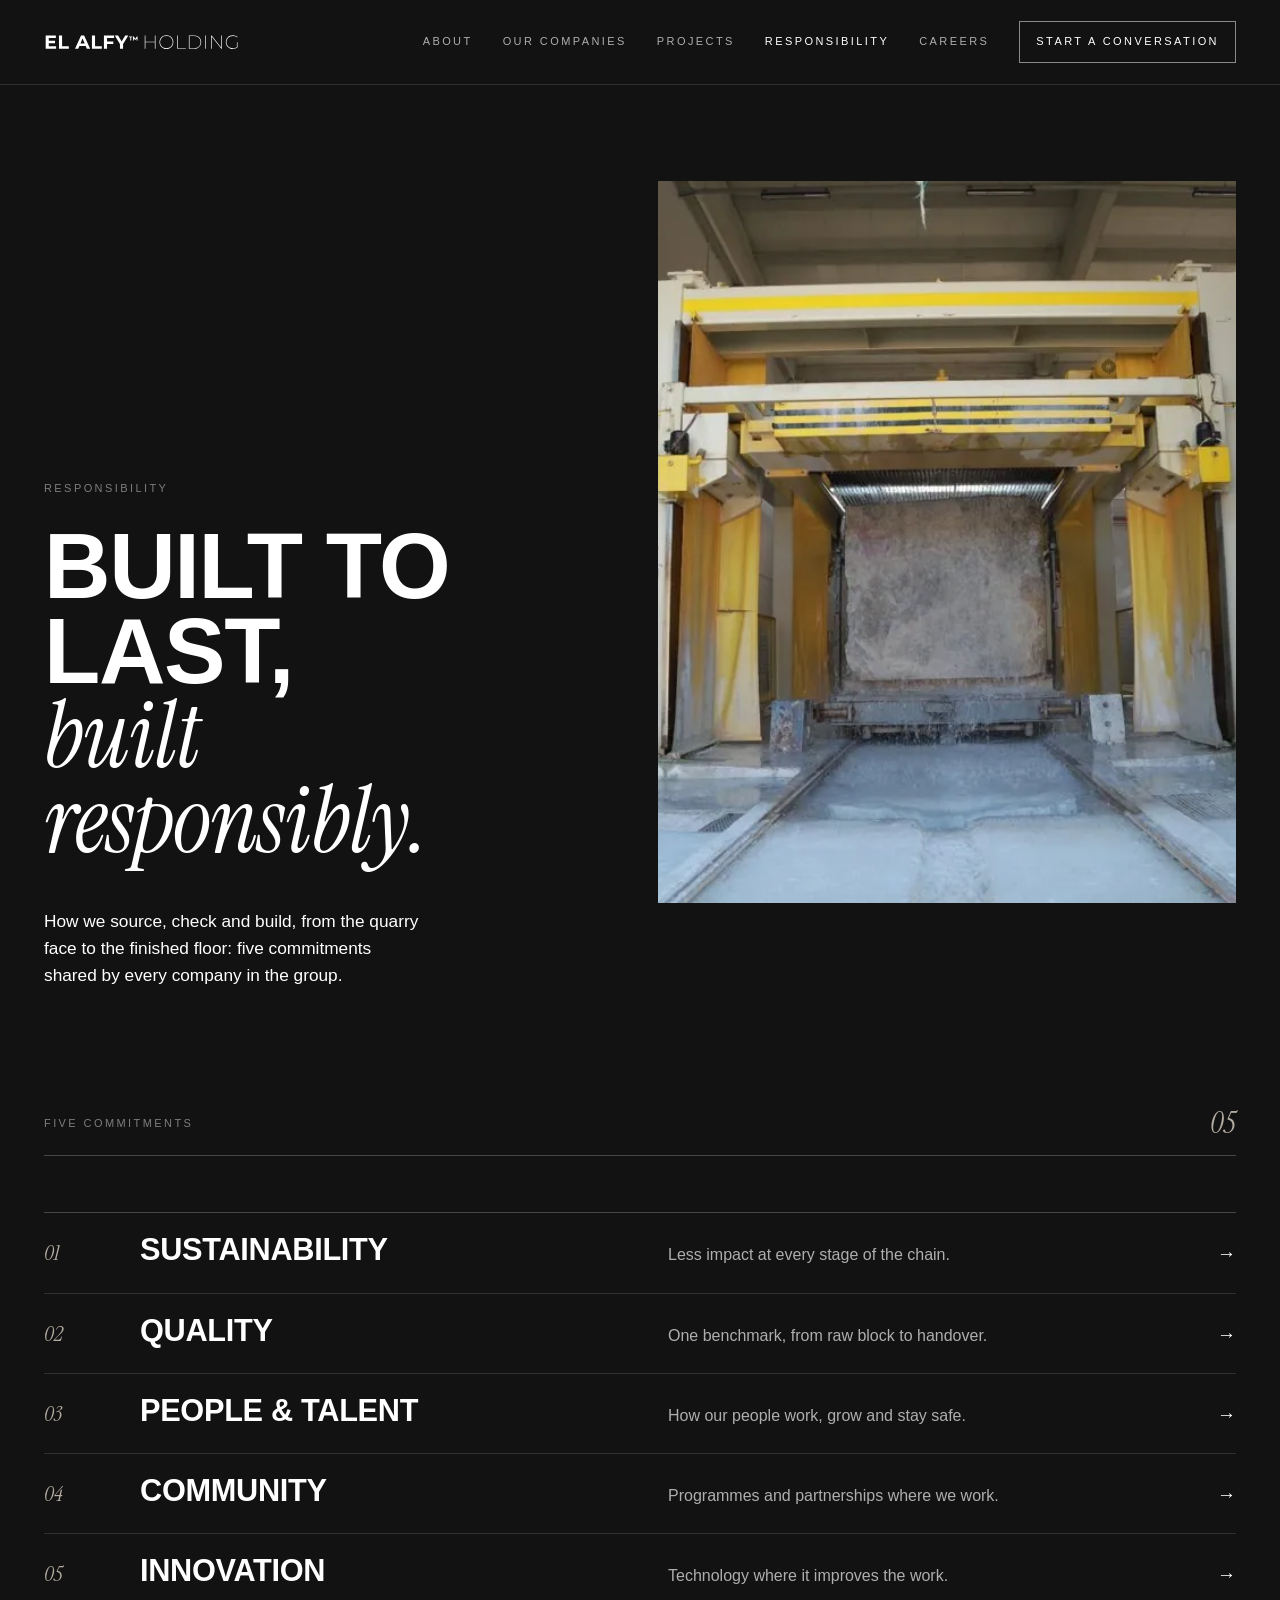
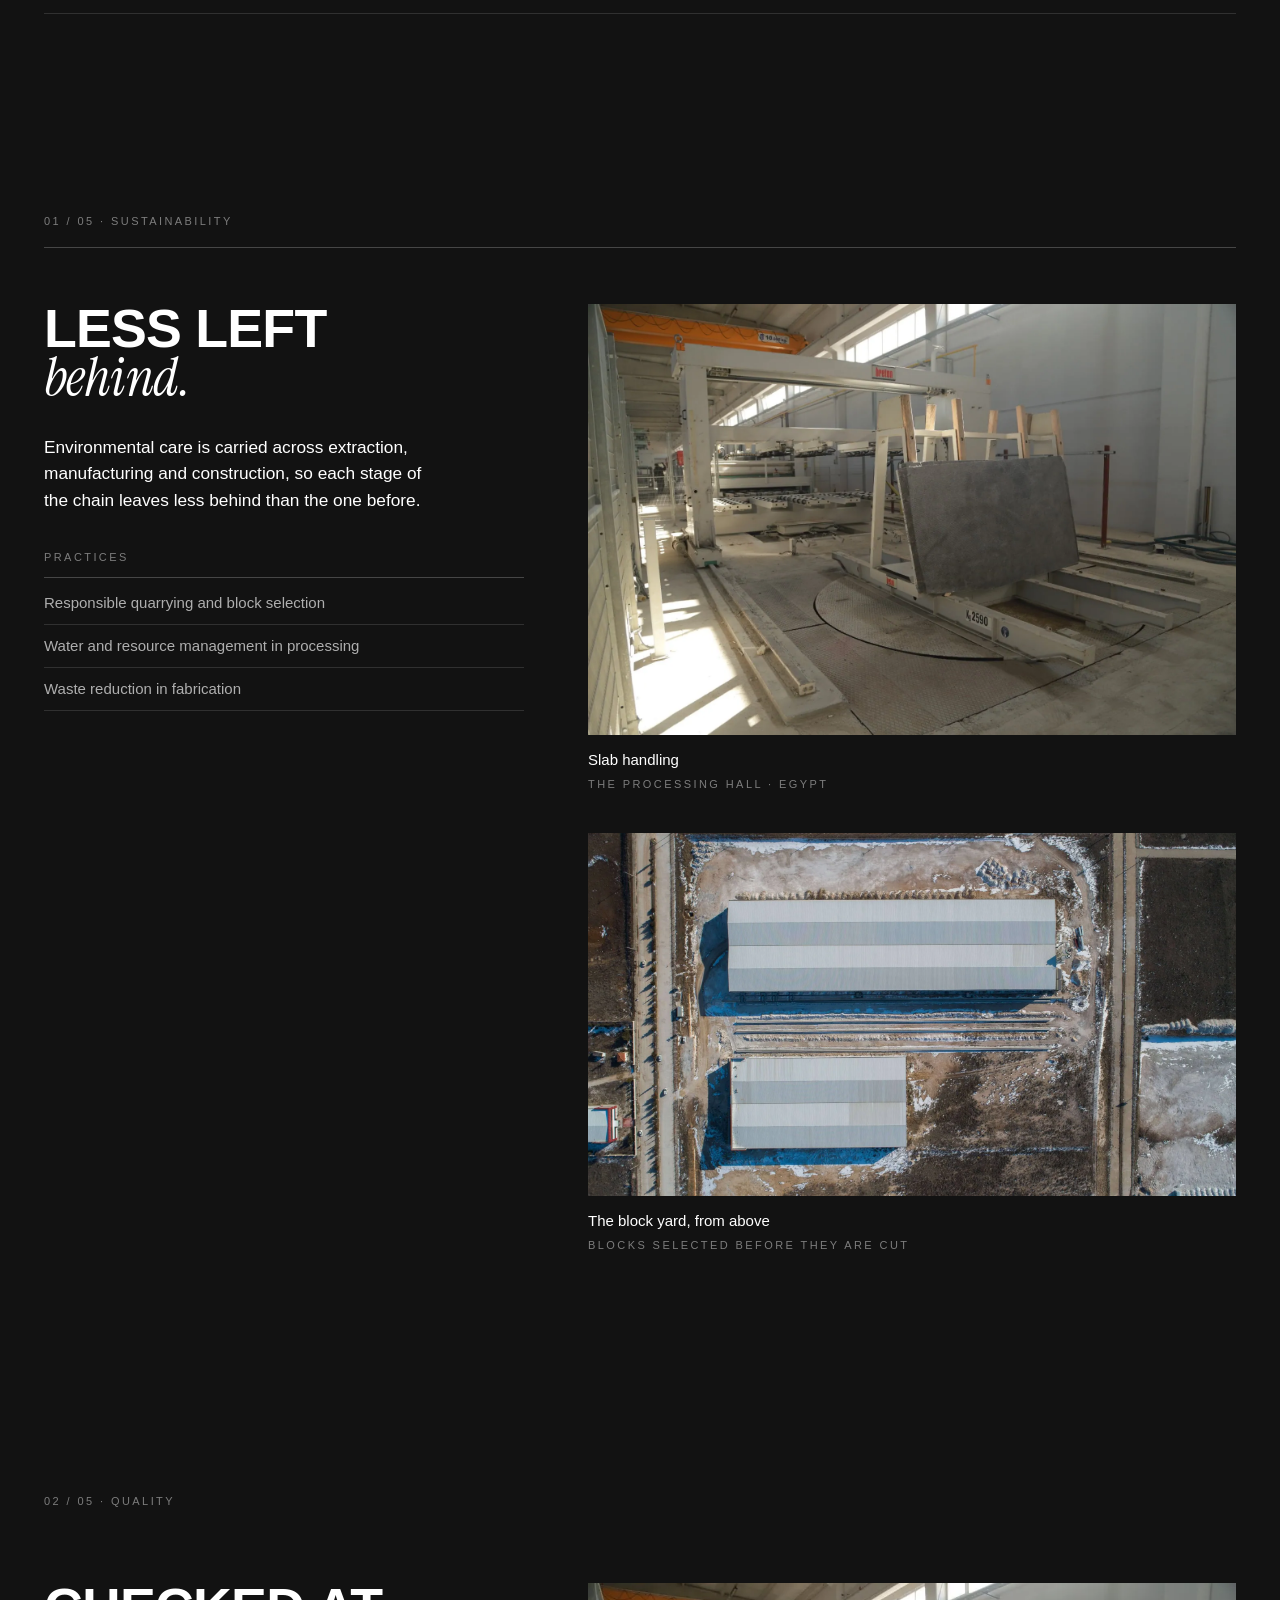
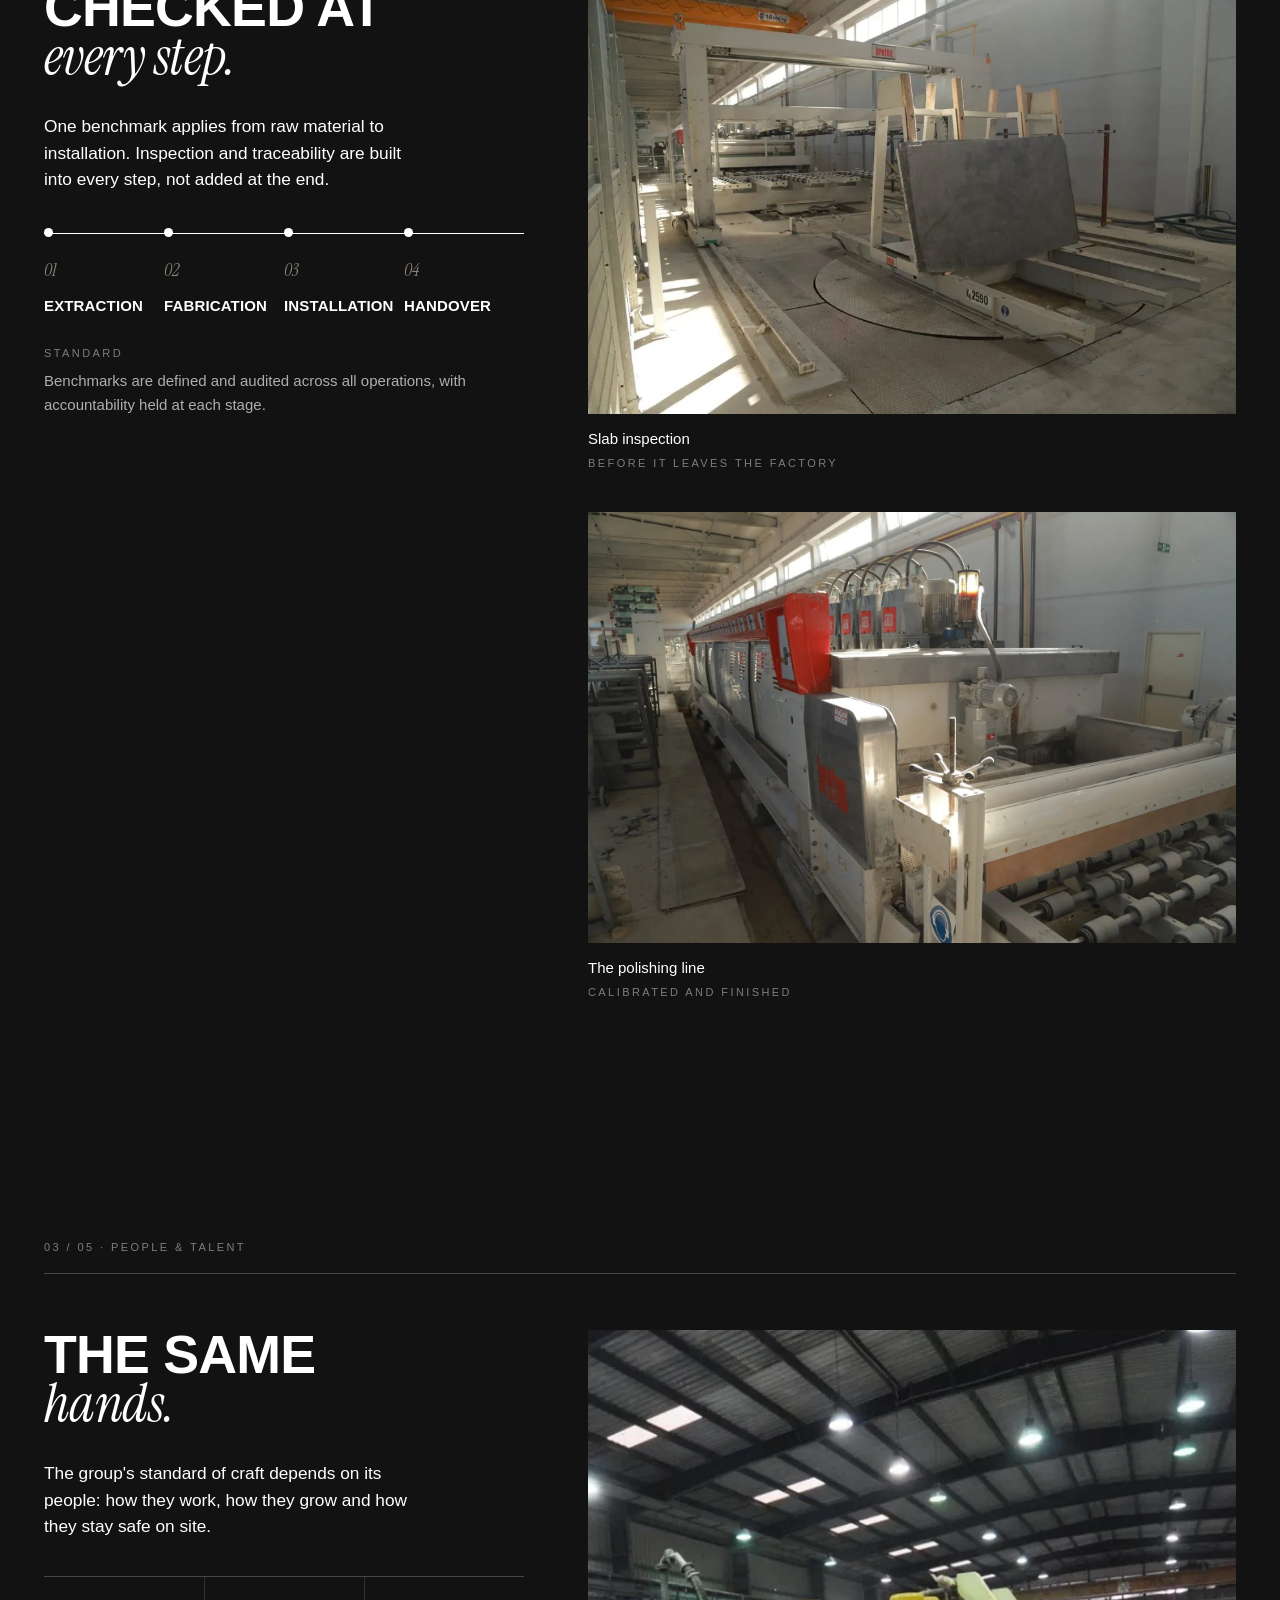
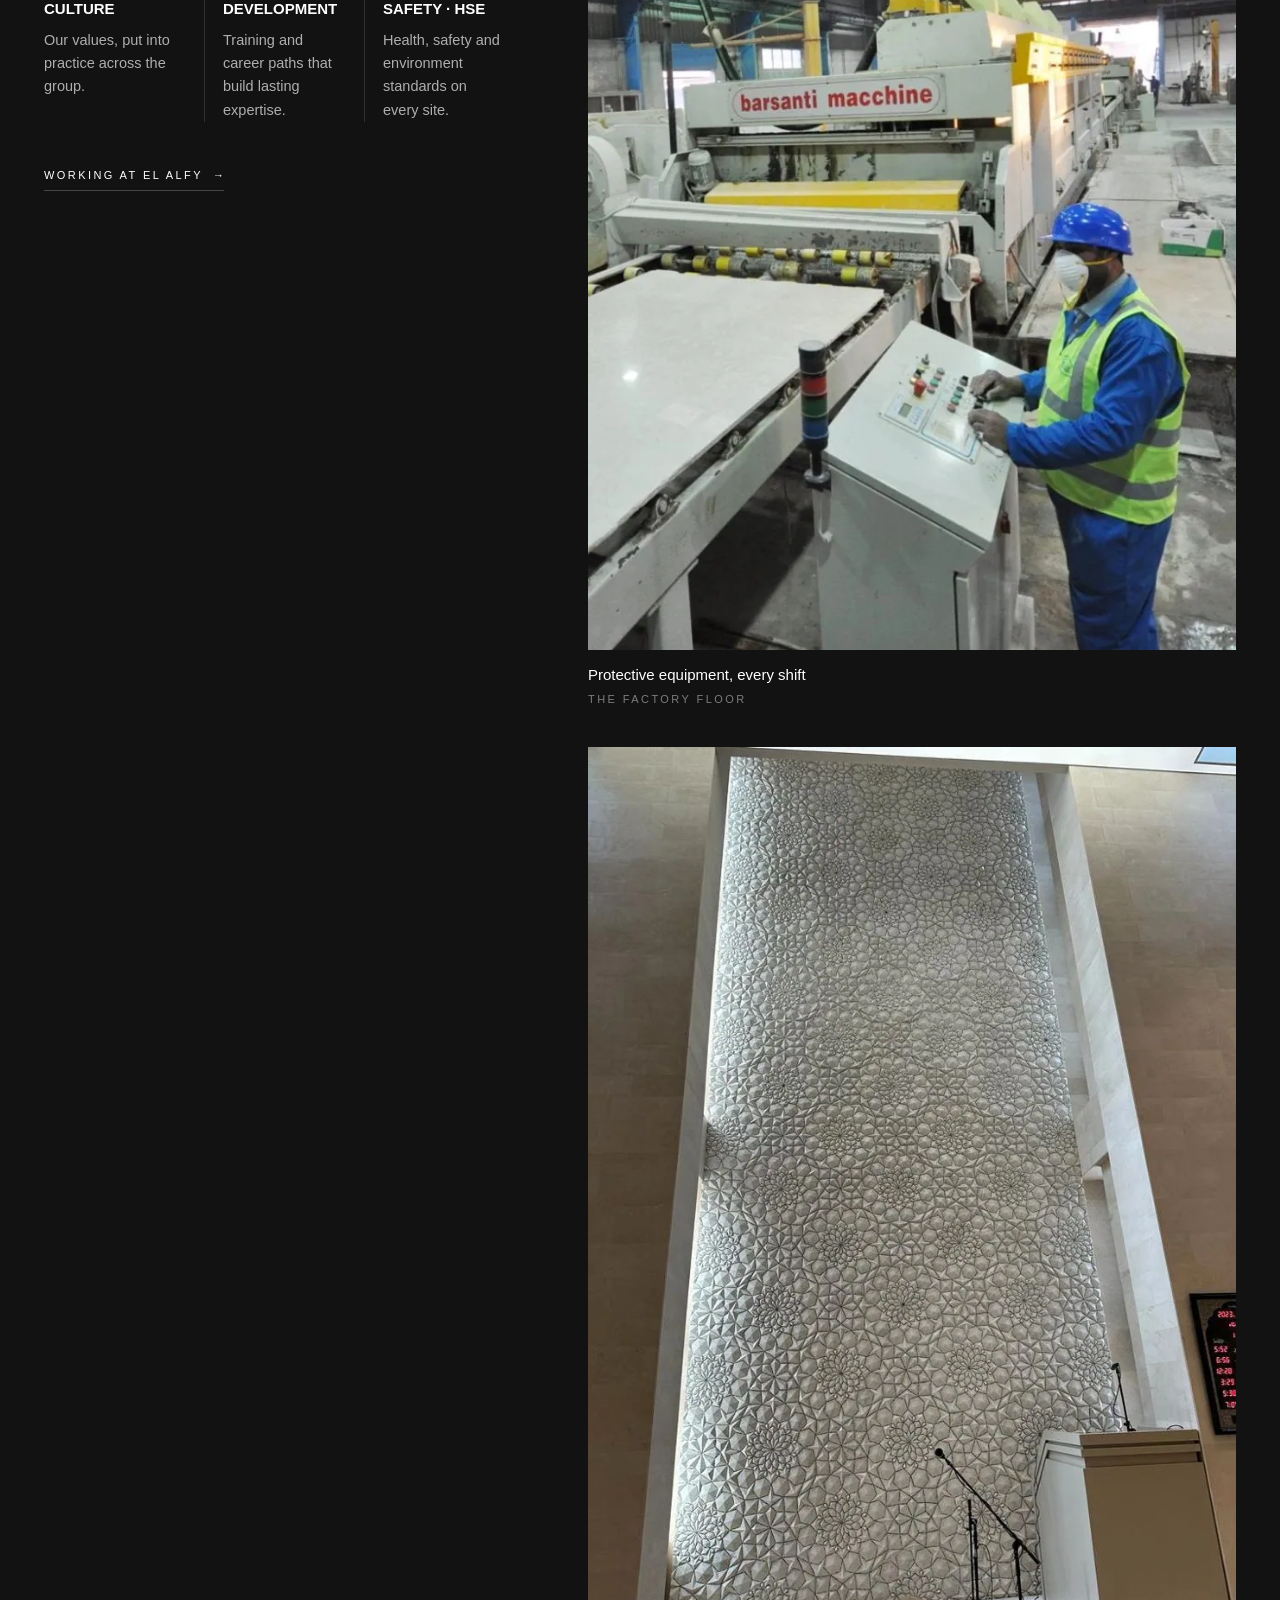
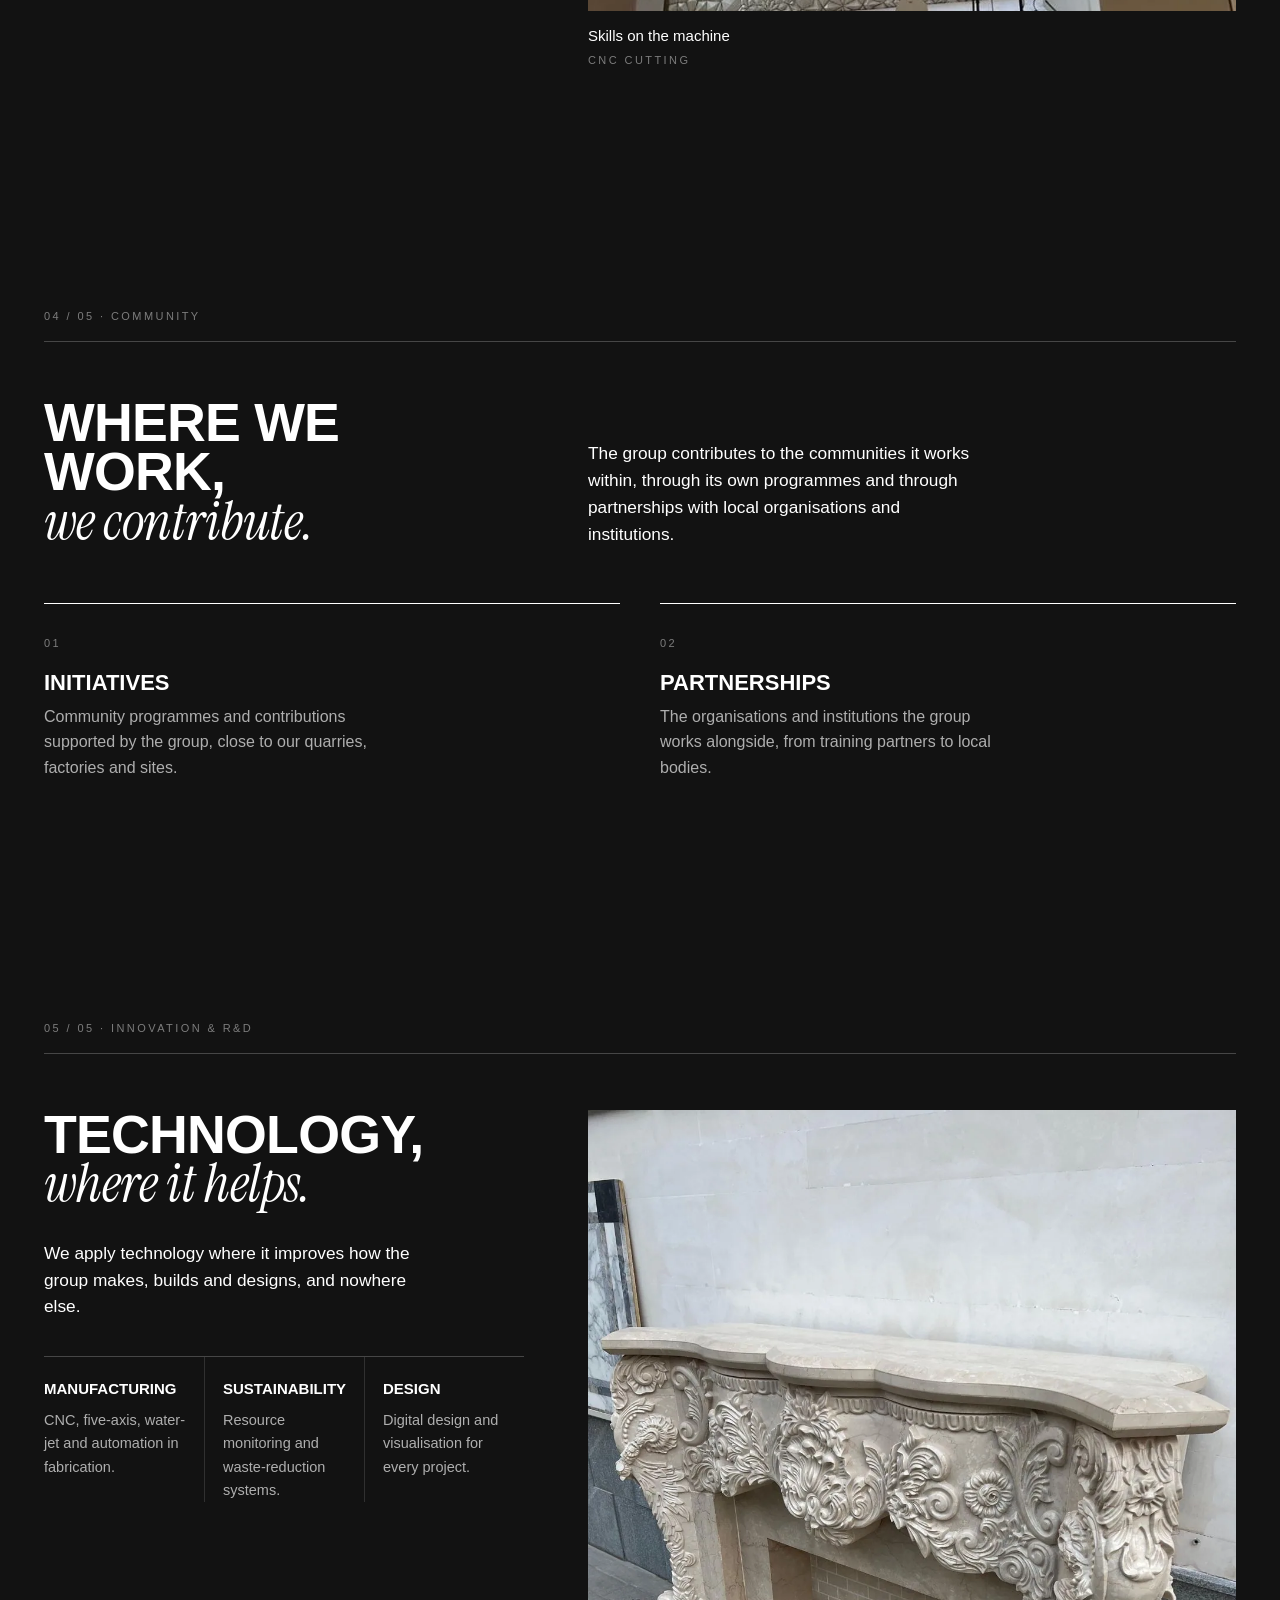
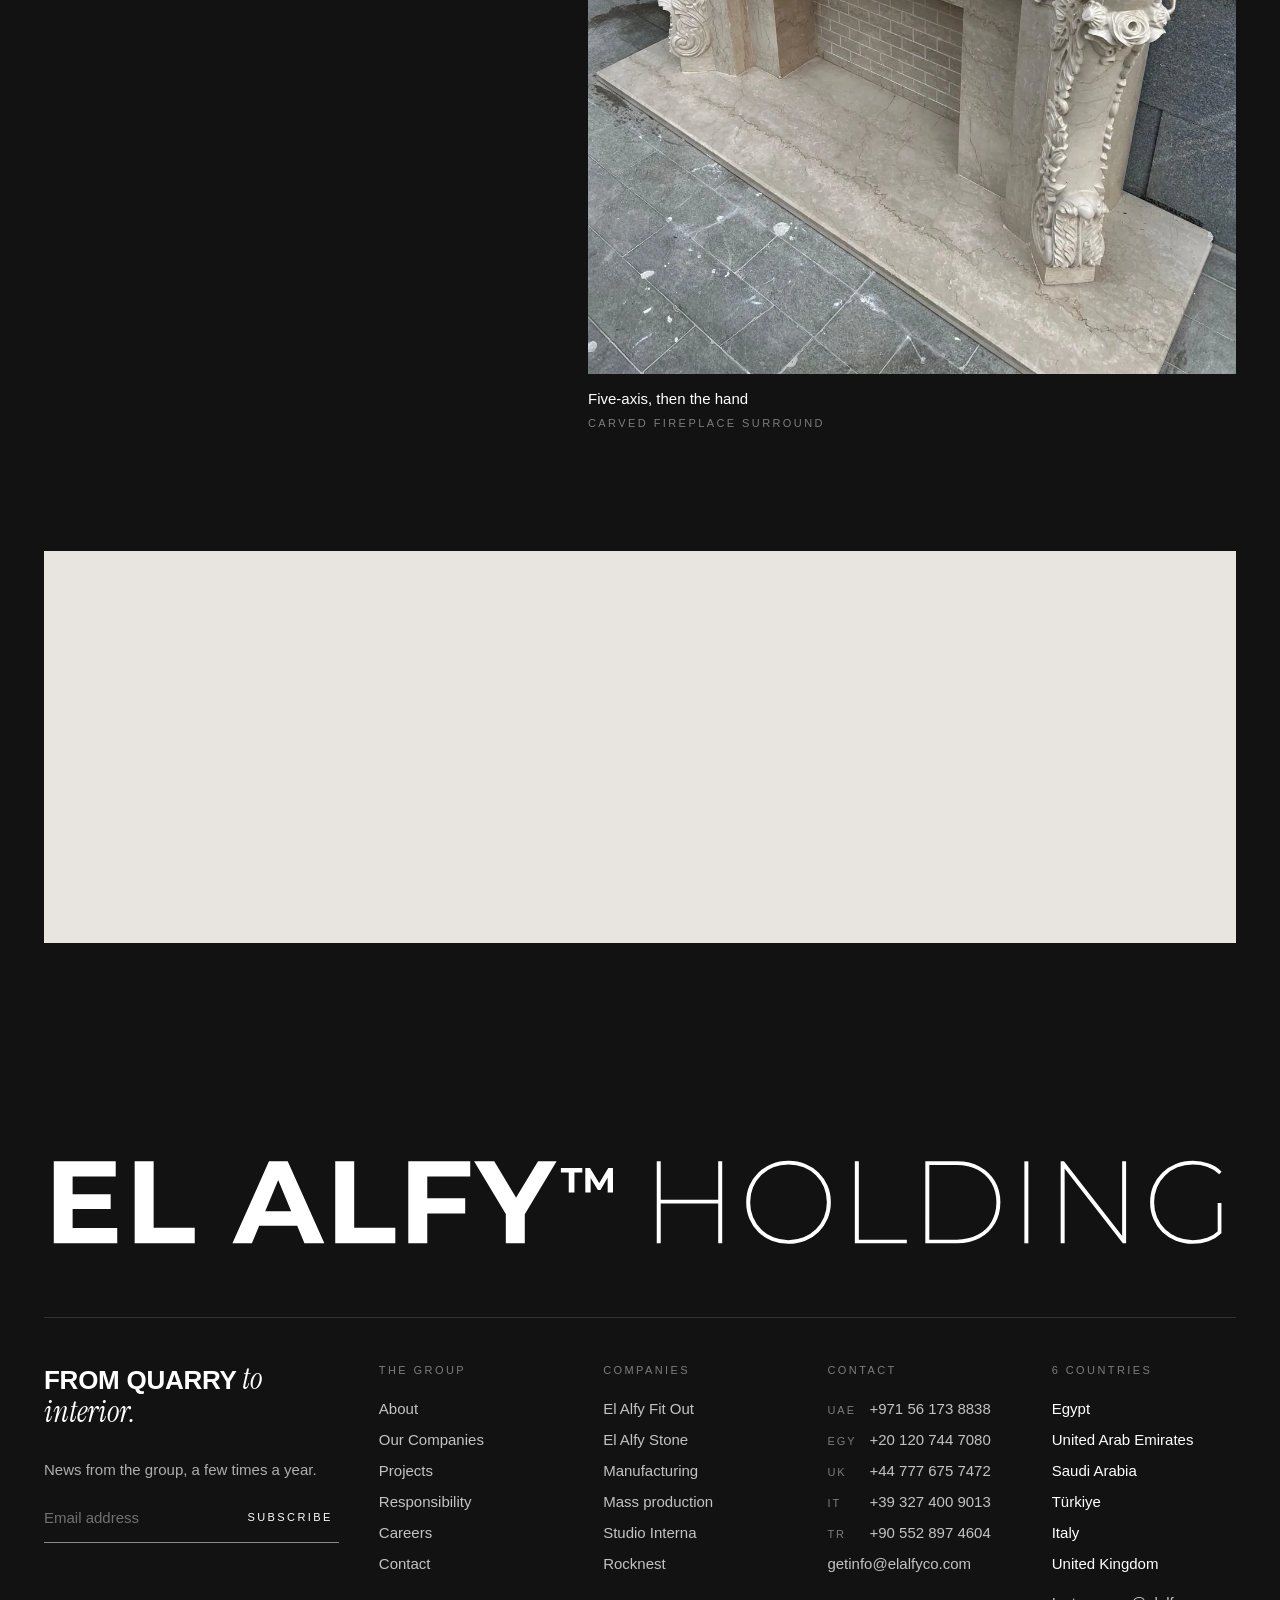
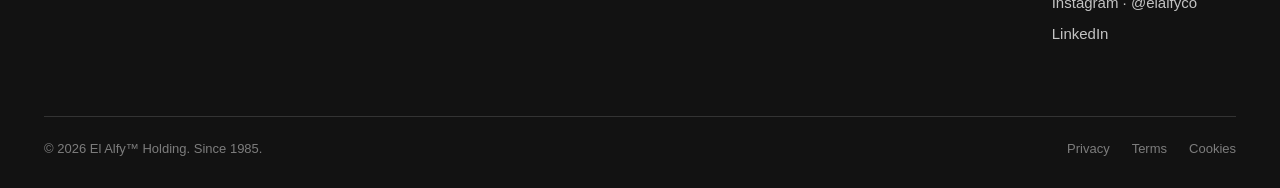
<file: responsibility.html>
<!doctype html>
<html lang="en" data-tone="dark">
<head>
<meta charset="utf-8">
<meta name="viewport" content="width=device-width, initial-scale=1">
<title>Responsibility — El Alfy Holding</title>
<meta name="description" content="Sustainability, quality, people, community and innovation across El Alfy Holding, from the quarry to the handover.">
<meta name="theme-color" content="#121212">
<link rel="stylesheet" href="site.css">
<style>
.chain{display:grid;grid-template-columns:repeat(4,minmax(0,1fr));margin-top:40px;position:relative}
.chain li{position:relative;padding:22px 16px 0 0}
.chain li::before{content:"";position:absolute;left:0;top:-5px;width:9px;height:9px;border-radius:50%;background:var(--ink)}
.chain .n{font-family:var(--serif);font-style:italic;font-size:18px;color:#8E8579}
.chain b{display:block;font-weight:700;text-transform:uppercase;font-size:15px;letter-spacing:.01em;margin-top:8px}
.chain .rule{position:absolute;left:0;right:0;top:0;background:var(--ink)}
.trio{display:grid;grid-template-columns:repeat(3,minmax(0,1fr));border-top:1px solid var(--i22);margin-top:36px}
.trio li{padding:20px 18px 0 0}
.trio li+li{padding-left:18px;border-left:1px solid var(--i12)}
.trio b{display:block;font-weight:700;text-transform:uppercase;font-size:15px}
.trio span{display:block;color:var(--i66);font-size:14.5px;margin-top:8px}
.two{display:grid;grid-template-columns:1fr 1fr;gap:40px;margin-top:56px}
.two>div{border-top:1px solid var(--ink);padding-top:22px}
.two h3{font-weight:700;text-transform:uppercase;font-size:22px;line-height:1.05;margin:14px 0 10px}
.two p{color:var(--i66);font-size:16px;max-width:40ch}
@media (max-width:860px){.chain{grid-template-columns:1fr 1fr;row-gap:28px}.trio,.two{grid-template-columns:minmax(0,1fr)}.trio li+li{padding-left:0;border-left:0}}
</style>
</head>
<body>
<a class="skip" href="#main">Skip to content</a>
<header class="hd"><div class="in">
  <a class="brand" href="index.html" aria-label="El Alfy Holding, home"><svg class="lockup" viewBox="0 -72 1018 74" role="img" aria-label="El Alfy Holding" fill="currentColor"><path transform="translate(0.0 0.0) scale(0.1000 -0.1000)" d="M83 0V700H612V570H244V130H625V0ZM232 292V418H569V292Z"/><path transform="translate(69.1 0.0) scale(0.1000 -0.1000)" d="M83 0V700H245V132H596V0Z"/><path transform="translate(161.8 0.0) scale(0.1000 -0.1000)" d="M-9 0 303 700H463L776 0H606L350 618H414L157 0ZM147 150 190 273H550L594 150Z"/><path transform="translate(240.4 0.0) scale(0.1000 -0.1000)" d="M83 0V700H245V132H596V0Z"/><path transform="translate(302.8 0.0) scale(0.1000 -0.1000)" d="M83 0V700H612V570H245V0ZM233 255V385H569V255Z"/><path transform="translate(368.7 0.0) scale(0.1000 -0.1000)" d="M257 0V286L294 188L-14 700H158L394 307H295L532 700H691L383 188L419 286V0Z"/><path transform="translate(441.3 -43.4) scale(0.0300 -0.0300)" d="M228 0V568H4V700H614V568H390V0Z"/><path transform="translate(459.8 -43.4) scale(0.0300 -0.0300)" d="M83 0V700H217L515 206H444L737 700H870L872 0H720L719 467H747L513 74H440L201 467H235V0Z"/><path transform="translate(510.5 0.0) scale(0.1000 -0.1000)" d="M653 0V700H687V0ZM128 0V700H162V0ZM156 340V371H659V340Z"/><path transform="translate(594.0 0.0) scale(0.1000 -0.1000)" d="M418 -4Q341 -4 275.0 22.5Q209 49 160.0 97.0Q111 145 84.0 209.5Q57 274 57 350Q57 426 84.0 490.5Q111 555 160.0 603.0Q209 651 275.0 677.5Q341 704 418 704Q496 704 562.0 677.5Q628 651 676.5 603.0Q725 555 752.5 490.5Q780 426 780 350Q780 274 752.5 209.5Q725 145 676.5 97.0Q628 49 562.0 22.5Q496 -4 418 -4ZM418 27Q488 27 548.0 51.0Q608 75 652.5 119.0Q697 163 721.5 221.5Q746 280 746 350Q746 420 721.5 478.5Q697 537 652.5 581.0Q608 625 548.0 649.0Q488 673 418 673Q349 673 289.0 649.0Q229 625 184.5 581.0Q140 537 115.5 478.5Q91 420 91 350Q91 280 115.5 221.5Q140 163 184.5 119.0Q229 75 289.0 51.0Q349 27 418 27Z"/><path transform="translate(679.7 0.0) scale(0.1000 -0.1000)" d="M128 0V700H162V31H572V0Z"/><path transform="translate(739.9 0.0) scale(0.1000 -0.1000)" d="M128 0V700H398Q510 700 593.0 654.5Q676 609 722.5 530.5Q769 452 769 350Q769 248 722.5 169.5Q676 91 593.0 45.5Q510 0 398 0ZM162 31H396Q499 31 575.5 72.0Q652 113 693.5 185.0Q735 257 735 350Q735 443 693.5 515.0Q652 587 575.5 628.0Q499 669 396 669H162Z"/><path transform="translate(824.5 0.0) scale(0.1000 -0.1000)" d="M128 0V700H162V0Z"/><path transform="translate(855.5 0.0) scale(0.1000 -0.1000)" d="M128 0V700H156L670 40H653V700H687V0H659L145 660H162V0Z"/><path transform="translate(939.0 0.0) scale(0.1000 -0.1000)" d="M421 -4Q343 -4 276.5 22.5Q210 49 160.5 97.0Q111 145 84.0 209.5Q57 274 57 350Q57 426 84.0 490.5Q111 555 160.5 603.0Q210 651 276.5 677.5Q343 704 421 704Q494 704 558.0 681.0Q622 658 667 612L647 589Q599 635 543.0 654.0Q487 673 422 673Q351 673 290.5 648.5Q230 624 185.0 580.0Q140 536 115.5 477.5Q91 419 91 350Q91 281 115.5 222.5Q140 164 185.0 120.0Q230 76 290.5 51.5Q351 27 422 27Q486 27 543.5 46.5Q601 66 646 111L666 86Q620 41 556.0 18.5Q492 -4 421 -4ZM666 86 634 90V345H666Z"/></svg></a>
  <nav aria-label="Main"><a href="about.html">About</a><a href="companies.html">Our Companies</a><a href="projects.html">Projects</a><a href="responsibility.html" aria-current="page">Responsibility</a><a href="careers.html">Careers</a><a class="cta" href="contact.html">Start a conversation</a></nav>
  <button class="menu-btn" type="button" aria-expanded="false" aria-controls="menu">Menu</button>
</div></header>
<div class="panel-menu" id="menu" role="dialog" aria-modal="true" aria-label="Menu">
  <div class="top"><a class="brand" href="index.html" aria-label="El Alfy Holding, home"><svg class="lockup" viewBox="0 -72 1018 74" role="img" aria-label="El Alfy Holding" fill="currentColor"><path transform="translate(0.0 0.0) scale(0.1000 -0.1000)" d="M83 0V700H612V570H244V130H625V0ZM232 292V418H569V292Z"/><path transform="translate(69.1 0.0) scale(0.1000 -0.1000)" d="M83 0V700H245V132H596V0Z"/><path transform="translate(161.8 0.0) scale(0.1000 -0.1000)" d="M-9 0 303 700H463L776 0H606L350 618H414L157 0ZM147 150 190 273H550L594 150Z"/><path transform="translate(240.4 0.0) scale(0.1000 -0.1000)" d="M83 0V700H245V132H596V0Z"/><path transform="translate(302.8 0.0) scale(0.1000 -0.1000)" d="M83 0V700H612V570H245V0ZM233 255V385H569V255Z"/><path transform="translate(368.7 0.0) scale(0.1000 -0.1000)" d="M257 0V286L294 188L-14 700H158L394 307H295L532 700H691L383 188L419 286V0Z"/><path transform="translate(441.3 -43.4) scale(0.0300 -0.0300)" d="M228 0V568H4V700H614V568H390V0Z"/><path transform="translate(459.8 -43.4) scale(0.0300 -0.0300)" d="M83 0V700H217L515 206H444L737 700H870L872 0H720L719 467H747L513 74H440L201 467H235V0Z"/><path transform="translate(510.5 0.0) scale(0.1000 -0.1000)" d="M653 0V700H687V0ZM128 0V700H162V0ZM156 340V371H659V340Z"/><path transform="translate(594.0 0.0) scale(0.1000 -0.1000)" d="M418 -4Q341 -4 275.0 22.5Q209 49 160.0 97.0Q111 145 84.0 209.5Q57 274 57 350Q57 426 84.0 490.5Q111 555 160.0 603.0Q209 651 275.0 677.5Q341 704 418 704Q496 704 562.0 677.5Q628 651 676.5 603.0Q725 555 752.5 490.5Q780 426 780 350Q780 274 752.5 209.5Q725 145 676.5 97.0Q628 49 562.0 22.5Q496 -4 418 -4ZM418 27Q488 27 548.0 51.0Q608 75 652.5 119.0Q697 163 721.5 221.5Q746 280 746 350Q746 420 721.5 478.5Q697 537 652.5 581.0Q608 625 548.0 649.0Q488 673 418 673Q349 673 289.0 649.0Q229 625 184.5 581.0Q140 537 115.5 478.5Q91 420 91 350Q91 280 115.5 221.5Q140 163 184.5 119.0Q229 75 289.0 51.0Q349 27 418 27Z"/><path transform="translate(679.7 0.0) scale(0.1000 -0.1000)" d="M128 0V700H162V31H572V0Z"/><path transform="translate(739.9 0.0) scale(0.1000 -0.1000)" d="M128 0V700H398Q510 700 593.0 654.5Q676 609 722.5 530.5Q769 452 769 350Q769 248 722.5 169.5Q676 91 593.0 45.5Q510 0 398 0ZM162 31H396Q499 31 575.5 72.0Q652 113 693.5 185.0Q735 257 735 350Q735 443 693.5 515.0Q652 587 575.5 628.0Q499 669 396 669H162Z"/><path transform="translate(824.5 0.0) scale(0.1000 -0.1000)" d="M128 0V700H162V0Z"/><path transform="translate(855.5 0.0) scale(0.1000 -0.1000)" d="M128 0V700H156L670 40H653V700H687V0H659L145 660H162V0Z"/><path transform="translate(939.0 0.0) scale(0.1000 -0.1000)" d="M421 -4Q343 -4 276.5 22.5Q210 49 160.5 97.0Q111 145 84.0 209.5Q57 274 57 350Q57 426 84.0 490.5Q111 555 160.5 603.0Q210 651 276.5 677.5Q343 704 421 704Q494 704 558.0 681.0Q622 658 667 612L647 589Q599 635 543.0 654.0Q487 673 422 673Q351 673 290.5 648.5Q230 624 185.0 580.0Q140 536 115.5 477.5Q91 419 91 350Q91 281 115.5 222.5Q140 164 185.0 120.0Q230 76 290.5 51.5Q351 27 422 27Q486 27 543.5 46.5Q601 66 646 111L666 86Q620 41 556.0 18.5Q492 -4 421 -4ZM666 86 634 90V345H666Z"/></svg></a><button class="menu-btn close-btn" type="button" style="display:block">Close</button></div>
  <ol><li><a href="about.html">About<span>01</span></a></li><li><a href="companies.html">Our Companies<span>02</span></a></li><li><a href="projects.html">Projects<span>03</span></a></li><li><a href="responsibility.html">Responsibility<span>04</span></a></li><li><a href="careers.html">Careers<span>05</span></a></li></ol>
  <a class="act" href="contact.html">Start a conversation <span aria-hidden="true">→</span></a>
</div>
<main id="main">
  <section class="open" data-tone="dark">
    <div class="wrap grid">
      <div>
        <span class="label">Responsibility</span>
        <h1 class="display" data-m7>Built to last,<br><em>built responsibly.</em></h1>
        <p class="lead">How we source, check and build, from the quarry face to the finished floor: five commitments shared by every company in the group.</p>
      </div>
      <figure class="pic" data-pic><div class="fr" style="aspect-ratio:4/5"><img src="img-resp-sourcing.webp" alt="Block cutter at work in the factory" width="1000" height="666"></div><figcaption class="cap" data-cap><b>The block cutter</b><span class="label">Egypt</span></figcaption></figure>
    </div>
  </section>

  <section class="sec tight" data-tone="dark" style="padding-top:0">
    <div class="wrap">
      <div class="kicker"><span class="label">Five commitments</span><span class="fig" style="font-size:30px">05</span><span class="rule" data-rule></span></div>
      <ol class="index">
        <li data-cap><a href="#sustainability"><span class="n">01</span><b>Sustainability</b><span class="t">Less impact at every stage of the chain.</span><i aria-hidden="true">→</i></a></li>
        <li data-cap><a href="#quality"><span class="n">02</span><b>Quality</b><span class="t">One benchmark, from raw block to handover.</span><i aria-hidden="true">→</i></a></li>
        <li data-cap><a href="#people"><span class="n">03</span><b>People &amp; talent</b><span class="t">How our people work, grow and stay safe.</span><i aria-hidden="true">→</i></a></li>
        <li data-cap><a href="#community"><span class="n">04</span><b>Community</b><span class="t">Programmes and partnerships where we work.</span><i aria-hidden="true">→</i></a></li>
        <li data-cap><a href="#innovation"><span class="n">05</span><b>Innovation</b><span class="t">Technology where it improves the work.</span><i aria-hidden="true">→</i></a></li>
      </ol>
    </div>
  </section>

  <section class="sec" id="sustainability" data-tone="dark">
    <div class="wrap">
      <div class="kicker"><span class="label">01 / 05 · Sustainability</span><span class="rule" data-rule></span></div>
      <div class="row">
        <div class="txt">
          <h2 class="title">Less left<br><em>behind.</em></h2>
          <p class="lead" data-read>Environmental care is carried across extraction, manufacturing and construction, so each stage of the chain leaves less behind than the one before.</p>
          <div class="what" data-cap><span class="label">Practices</span><ul style="grid-template-columns:1fr"><li>Responsible quarrying and block selection</li><li>Water and resource management in processing</li><li>Waste reduction in fabrication</li></ul></div>
        </div>
        <div class="pics">
          <figure class="pic nat" data-pic><div class="fr"><img src="img-st-slabhandling.webp" alt="Slab handling frame in the processing hall" width="1600" height="1066" loading="lazy"></div><figcaption class="cap" data-cap><b>Slab handling</b><span class="label">The processing hall · Egypt</span></figcaption></figure>
          <figure class="pic nat" data-pic><div class="fr"><img src="img-st-yard.webp" alt="Aerial view of rows of stone blocks in a block yard" width="2000" height="1123" loading="lazy"></div><figcaption class="cap" data-cap><b>The block yard, from above</b><span class="label">Blocks selected before they are cut</span></figcaption></figure>
        </div>
      </div>
    </div>
  </section>

  <section class="sec" id="quality" data-tone="light">
    <div class="wrap">
      <div class="kicker"><span class="label">02 / 05 · Quality</span><span class="rule" data-rule></span></div>
      <div class="row">
        <div class="txt">
          <h2 class="title">Checked at<br><em>every step.</em></h2>
          <p class="lead" data-read>One benchmark applies from raw material to installation. Inspection and traceability are built into every step, not added at the end.</p>
          <ol class="chain" data-cap><span class="rule" data-rule></span>
            <li><span class="n">01</span><b>Extraction</b></li><li><span class="n">02</span><b>Fabrication</b></li><li><span class="n">03</span><b>Installation</b></li><li><span class="n">04</span><b>Handover</b></li>
          </ol>
          <p class="where" data-cap><span class="label">Standard</span>Benchmarks are defined and audited across all operations, with accountability held at each stage.</p>
        </div>
        <div class="pics">
          <figure class="pic nat" data-pic><div class="fr"><img src="img-resp-quality.webp" alt="Slab inspection station with a large stone slab" width="1000" height="666" loading="lazy"></div><figcaption class="cap" data-cap><b>Slab inspection</b><span class="label">Before it leaves the factory</span></figcaption></figure>
          <figure class="pic nat" data-pic><div class="fr"><img src="img-mf-line.webp" alt="Polishing line with slabs moving through" width="1600" height="1066" loading="lazy"></div><figcaption class="cap" data-cap><b>The polishing line</b><span class="label">Calibrated and finished</span></figcaption></figure>
        </div>
      </div>
    </div>
  </section>

  <section class="sec" id="people" data-tone="dark">
    <div class="wrap">
      <div class="kicker"><span class="label">03 / 05 · People &amp; talent</span><span class="rule" data-rule></span></div>
      <div class="row">
        <div class="txt">
          <h2 class="title">The same<br><em>hands.</em></h2>
          <p class="lead" data-read>The group's standard of craft depends on its people: how they work, how they grow and how they stay safe on site.</p>
          <ul class="trio">
            <li data-cap><b>Culture</b><span>Our values, put into practice across the group.</span></li>
            <li data-cap><b>Development</b><span>Training and career paths that build lasting expertise.</span></li>
            <li data-cap><b>Safety · HSE</b><span>Health, safety and environment standards on every site.</span></li>
          </ul>
          <div class="row-act" data-cap><a class="lk" href="careers.html">Working at El Alfy <i aria-hidden="true">→</i></a></div>
        </div>
        <div class="pics">
          <figure class="pic nat" data-pic><div class="fr"><img src="img-resp-safety.webp" alt="Machine operator in protective equipment" width="704" height="1000" loading="lazy"></div><figcaption class="cap" data-cap><b>Protective equipment, every shift</b><span class="label">The factory floor</span></figcaption></figure>
          <figure class="pic nat" data-pic><div class="fr"><img src="img-mf-cnc.webp" alt="Operator at a CNC stone-cutting machine" width="750" height="1000" loading="lazy"></div><figcaption class="cap" data-cap><b>Skills on the machine</b><span class="label">CNC cutting</span></figcaption></figure>
        </div>
      </div>
    </div>
  </section>

  <section class="sec" id="community" data-tone="light">
    <div class="wrap">
      <div class="kicker"><span class="label">04 / 05 · Community</span><span class="rule" data-rule></span></div>
      <div class="sec-head" style="margin-bottom:0">
        <h2 class="title" data-cap>Where we work,<br><em>we contribute.</em></h2>
        <p class="lead" data-read>The group contributes to the communities it works within, through its own programmes and through partnerships with local organisations and institutions.</p>
      </div>
      <div class="two">
        <div data-cap><span class="label">01</span><h3>Initiatives</h3><p>Community programmes and contributions supported by the group, close to our quarries, factories and sites.</p></div>
        <div data-cap><span class="label">02</span><h3>Partnerships</h3><p>The organisations and institutions the group works alongside, from training partners to local bodies.</p></div>
      </div>
    </div>
  </section>

  <section class="sec" id="innovation" data-tone="dark">
    <div class="wrap">
      <div class="kicker"><span class="label">05 / 05 · Innovation &amp; R&amp;D</span><span class="rule" data-rule></span></div>
      <div class="row">
        <div class="txt">
          <h2 class="title">Technology,<br><em>where it helps.</em></h2>
          <p class="lead" data-read>We apply technology where it improves how the group makes, builds and designs, and nowhere else.</p>
          <ul class="trio">
            <li data-cap><b>Manufacturing</b><span>CNC, five-axis, water-jet and automation in fabrication.</span></li>
            <li data-cap><b>Sustainability</b><span>Resource monitoring and waste-reduction systems.</span></li>
            <li data-cap><b>Design</b><span>Digital design and visualisation for every project.</span></li>
          </ul>
        </div>
        <div class="pics">
          <figure class="pic nat" data-pic><div class="fr"><img src="img-mf-carve.webp" alt="Carved limestone fireplace surround" width="1100" height="1467" loading="lazy"></div><figcaption class="cap" data-cap><b>Five-axis, then the hand</b><span class="label">Carved fireplace surround</span></figcaption></figure>
        </div>
      </div>
    </div>
  </section>

  <section class="closing" data-tone="dark" style="padding-top:0">
    <div class="wrap"><div class="card">
      <h2 class="close" data-cap>Every block is graded<br><em>before it is cut.</em></h2>
      <div class="btns" data-cap><a class="btn solid" href="contact.html?type=supplier">Supply &amp; partnerships <i aria-hidden="true">→</i></a><a class="btn" href="about.html">About the group <i aria-hidden="true">→</i></a></div>
    </div></div>
  </section>
</main>
<footer class="ft" data-tone="dark">
  <div class="wrap">
    <a href="index.html" class="mark" aria-label="El Alfy Holding, home" style="display:block"><svg class="lockup mark-svg" viewBox="0 -72 1018 74" role="img" aria-label="El Alfy Holding" fill="currentColor"><path transform="translate(0.0 0.0) scale(0.1000 -0.1000)" d="M83 0V700H612V570H244V130H625V0ZM232 292V418H569V292Z"/><path transform="translate(69.1 0.0) scale(0.1000 -0.1000)" d="M83 0V700H245V132H596V0Z"/><path transform="translate(161.8 0.0) scale(0.1000 -0.1000)" d="M-9 0 303 700H463L776 0H606L350 618H414L157 0ZM147 150 190 273H550L594 150Z"/><path transform="translate(240.4 0.0) scale(0.1000 -0.1000)" d="M83 0V700H245V132H596V0Z"/><path transform="translate(302.8 0.0) scale(0.1000 -0.1000)" d="M83 0V700H612V570H245V0ZM233 255V385H569V255Z"/><path transform="translate(368.7 0.0) scale(0.1000 -0.1000)" d="M257 0V286L294 188L-14 700H158L394 307H295L532 700H691L383 188L419 286V0Z"/><path transform="translate(441.3 -43.4) scale(0.0300 -0.0300)" d="M228 0V568H4V700H614V568H390V0Z"/><path transform="translate(459.8 -43.4) scale(0.0300 -0.0300)" d="M83 0V700H217L515 206H444L737 700H870L872 0H720L719 467H747L513 74H440L201 467H235V0Z"/><path transform="translate(510.5 0.0) scale(0.1000 -0.1000)" d="M653 0V700H687V0ZM128 0V700H162V0ZM156 340V371H659V340Z"/><path transform="translate(594.0 0.0) scale(0.1000 -0.1000)" d="M418 -4Q341 -4 275.0 22.5Q209 49 160.0 97.0Q111 145 84.0 209.5Q57 274 57 350Q57 426 84.0 490.5Q111 555 160.0 603.0Q209 651 275.0 677.5Q341 704 418 704Q496 704 562.0 677.5Q628 651 676.5 603.0Q725 555 752.5 490.5Q780 426 780 350Q780 274 752.5 209.5Q725 145 676.5 97.0Q628 49 562.0 22.5Q496 -4 418 -4ZM418 27Q488 27 548.0 51.0Q608 75 652.5 119.0Q697 163 721.5 221.5Q746 280 746 350Q746 420 721.5 478.5Q697 537 652.5 581.0Q608 625 548.0 649.0Q488 673 418 673Q349 673 289.0 649.0Q229 625 184.5 581.0Q140 537 115.5 478.5Q91 420 91 350Q91 280 115.5 221.5Q140 163 184.5 119.0Q229 75 289.0 51.0Q349 27 418 27Z"/><path transform="translate(679.7 0.0) scale(0.1000 -0.1000)" d="M128 0V700H162V31H572V0Z"/><path transform="translate(739.9 0.0) scale(0.1000 -0.1000)" d="M128 0V700H398Q510 700 593.0 654.5Q676 609 722.5 530.5Q769 452 769 350Q769 248 722.5 169.5Q676 91 593.0 45.5Q510 0 398 0ZM162 31H396Q499 31 575.5 72.0Q652 113 693.5 185.0Q735 257 735 350Q735 443 693.5 515.0Q652 587 575.5 628.0Q499 669 396 669H162Z"/><path transform="translate(824.5 0.0) scale(0.1000 -0.1000)" d="M128 0V700H162V0Z"/><path transform="translate(855.5 0.0) scale(0.1000 -0.1000)" d="M128 0V700H156L670 40H653V700H687V0H659L145 660H162V0Z"/><path transform="translate(939.0 0.0) scale(0.1000 -0.1000)" d="M421 -4Q343 -4 276.5 22.5Q210 49 160.5 97.0Q111 145 84.0 209.5Q57 274 57 350Q57 426 84.0 490.5Q111 555 160.5 603.0Q210 651 276.5 677.5Q343 704 421 704Q494 704 558.0 681.0Q622 658 667 612L647 589Q599 635 543.0 654.0Q487 673 422 673Q351 673 290.5 648.5Q230 624 185.0 580.0Q140 536 115.5 477.5Q91 419 91 350Q91 281 115.5 222.5Q140 164 185.0 120.0Q230 76 290.5 51.5Q351 27 422 27Q486 27 543.5 46.5Q601 66 646 111L666 86Q620 41 556.0 18.5Q492 -4 421 -4ZM666 86 634 90V345H666Z"/></svg></a>
    <div class="grid">
      <div>
        <p class="tag"><b>From quarry</b> to interior.</p>
        <form action="#" onsubmit="this.querySelector('button').textContent='Thank you';return false">
          <label for="nl">News from the group, a few times a year.</label>
          <div class="f"><input id="nl" type="email" name="email" placeholder="Email address" autocomplete="email" required><button type="submit">Subscribe</button></div>
        </form>
      </div>
      <div><h4>The group</h4><ul><li><a href="about.html">About</a></li><li><a href="companies.html">Our Companies</a></li><li><a href="projects.html">Projects</a></li><li><a href="responsibility.html">Responsibility</a></li><li><a href="careers.html">Careers</a></li><li><a href="contact.html">Contact</a></li></ul></div>
      <div><h4>Companies</h4><ul><li><a href="companies.html#fit-out">El Alfy Fit Out</a></li><li><a href="companies.html#stone">El Alfy Stone</a></li><li><a href="companies.html#manufacturing">Manufacturing</a></li><li><a href="companies.html#mass-production">Mass production</a></li><li><a href="companies.html#ffe">Studio Interna</a></li><li><a href="companies.html#ffe">Rocknest</a></li></ul></div>
      <div><h4>Contact</h4><ul class="tel"><li><a href="tel:+971561738838"><span>UAE</span>+971 56 173 8838</a></li><li><a href="tel:+201207447080"><span>EGY</span>+20 120 744 7080</a></li><li><a href="tel:+447776757472"><span>UK</span>+44 777 675 7472</a></li><li><a href="tel:+393274009013"><span>IT</span>+39 327 400 9013</a></li><li><a href="tel:+905528974604"><span>TR</span>+90 552 897 4604</a></li><li><a href="mailto:getinfo@elalfyco.com">getinfo@elalfyco.com</a></li></ul></div>
      <div><h4>6 countries</h4><ul><li>Egypt</li><li>United Arab Emirates</li><li>Saudi Arabia</li><li>Türkiye</li><li>Italy</li><li>United Kingdom</li><li style="margin-top:18px"><a href="https://www.instagram.com/elalfyco">Instagram · @elalfyco</a></li><li><a href="https://www.linkedin.com/company/el-alfy-holding">LinkedIn</a></li></ul></div>
    </div>
    <div class="bot"><span>© 2026 El Alfy™ Holding. Since 1985.</span><nav aria-label="Legal"><a href="privacy.html">Privacy</a><a href="terms.html">Terms</a><a href="cookies.html">Cookies</a></nav></div>
  </div>
</footer>
<script src="site.js"></script>
</body>
</html>
</file>
<file: site.css>
/* El Alfy Holding — website. Built to The El Alfy Standard:
   Onyx #121212 and Limestone #E8E4E0 alternate by section; Travertine #B4ACA1 for numerals only.
   Display: Helvetica Neue 700 caps + one Instrument Serif italic turn. Lockup: Montserrat 700/200, outlined. */
@font-face{font-family:"Instrument Serif";font-style:normal;font-weight:400;font-display:swap;src:url([data-uri]) format("woff2");unicode-range:U+0000-00FF,U+0131,U+0152-0153,U+02BB-02BC,U+02C6,U+02DA,U+02DC,U+2000-206F,U+2074,U+20AC,U+2122,U+2191,U+2193,U+2212,U+2215,U+FEFF,U+FFFD}
@font-face{font-family:"Instrument Serif";font-style:normal;font-weight:400;font-display:swap;src:url([data-uri]) format("woff2");unicode-range:U+0100-02AF,U+0304,U+0308,U+0329,U+1E00-1E9F,U+1EF2-1EFF,U+2020,U+20A0-20AB,U+20AD-20C0,U+2113,U+2C60-2C7F,U+A720-A7FF}
@font-face{font-family:"Instrument Serif";font-style:italic;font-weight:400;font-display:swap;src:url([data-uri]) format("woff2");unicode-range:U+0000-00FF,U+0131,U+0152-0153,U+02BB-02BC,U+02C6,U+02DA,U+02DC,U+2000-206F,U+2074,U+20AC,U+2122,U+2191,U+2193,U+2212,U+2215,U+FEFF,U+FFFD}
@font-face{font-family:"Instrument Serif";font-style:italic;font-weight:400;font-display:swap;src:url([data-uri]) format("woff2");unicode-range:U+0100-02AF,U+0304,U+0308,U+0329,U+1E00-1E9F,U+1EF2-1EFF,U+2020,U+20A0-20AB,U+20AD-20C0,U+2113,U+2C60-2C7F,U+A720-A7FF}
@font-face{font-family:"Grotesk";font-weight:400;font-display:swap;src:url([data-uri]) format("woff2");unicode-range:U+0000-00FF,U+0131,U+0152-0153,U+02BB-02BC,U+02C6,U+02DA,U+02DC,U+2000-206F,U+2074,U+20AC,U+2122,U+2191,U+2193,U+2212,U+2215,U+FEFF,U+FFFD}
@font-face{font-family:"Grotesk";font-weight:400;font-display:swap;src:url([data-uri]) format("woff2");unicode-range:U+0100-02AF,U+0304,U+0308,U+0329,U+1E00-1E9F,U+1EF2-1EFF,U+2020,U+20A0-20AB,U+20AD-20C0,U+2113,U+2C60-2C7F,U+A720-A7FF}
@font-face{font-family:"Grotesk";font-weight:500;font-display:swap;src:url([data-uri]) format("woff2");unicode-range:U+0000-00FF,U+0131,U+0152-0153,U+2000-206F,U+2122,U+2212}
@font-face{font-family:"Grotesk";font-weight:500;font-display:swap;src:url([data-uri]) format("woff2");unicode-range:U+0100-02AF,U+1E00-1E9F}
@font-face{font-family:"Grotesk";font-weight:700;font-display:swap;src:url([data-uri]) format("woff2");unicode-range:U+0000-00FF,U+0131,U+0152-0153,U+2000-206F,U+2122,U+2212}
@font-face{font-family:"Grotesk";font-weight:700;font-display:swap;src:url([data-uri]) format("woff2");unicode-range:U+0100-02AF,U+1E00-1E9F}

@property --bg{syntax:"<color>";inherits:true;initial-value:#121212}
@property --ink{syntax:"<color>";inherits:true;initial-value:#FFFFFF}
:root{
  --onyx:#121212; --lime:#E8E4E0; --trav:#B4ACA1; --graph:#858585; --white:#FFFFFF;
  --bg:#121212; --ink:#FFFFFF;
  --sans:"Helvetica Neue",Helvetica,"Grotesk",Arial,sans-serif;
  --serif:"Instrument Serif","Times New Roman",serif;
  --m:44px; --max:1440px; --hh:84px;
  --ease:cubic-bezier(.2,.7,.1,1);
  color-scheme:dark;
  transition:--bg .9s cubic-bezier(.65,0,.35,1),--ink .9s cubic-bezier(.65,0,.35,1);
}
html[data-tone="light"]{--bg:#E8E4E0;--ink:#121212;color-scheme:light}
/* ink tints are recomputed on every element, so a local --ink (a Limestone card on Onyx) tints its own text */
*,::before,::after{--i66:color-mix(in srgb,var(--ink) 66%,transparent);--i45:color-mix(in srgb,var(--ink) 45%,transparent);--i22:color-mix(in srgb,var(--ink) 22%,transparent);--i12:color-mix(in srgb,var(--ink) 13%,transparent);--i06:color-mix(in srgb,var(--ink) 6%,transparent)}
*{box-sizing:border-box}
html{background:var(--bg);color:var(--ink);scroll-padding-top:80px}
body{margin:0;font-family:var(--sans);font-size:19px;line-height:1.6;-webkit-font-smoothing:antialiased;text-rendering:optimizeLegibility;overflow-x:clip}
html.lenis,html.lenis body{height:auto}
.lenis.lenis-smooth{scroll-behavior:auto!important}
img{display:block;max-width:100%;height:auto}
a{color:inherit;text-decoration:none}
button,input,select,textarea{font:inherit;color:inherit}
:focus-visible{outline:1px solid currentColor;outline-offset:4px}
h1,h2,h3,h4,p,ul,ol,dl,dd,figure,blockquote{margin:0;padding:0}
ul,ol{list-style:none}
section,[id]{scroll-margin-top:80px}
.wrap{max-width:var(--max);margin:0 auto;padding-inline:var(--m)}
.skip{position:absolute;left:-999px;top:8px;z-index:100;background:var(--white);color:var(--onyx);padding:10px 14px}
.skip:focus{left:8px}

/* ---------- TYPE ---------- */
.label{font-family:var(--sans);font-size:11px;font-weight:500;letter-spacing:.22em;text-transform:uppercase;color:var(--i45);line-height:1.4}
.label.ink{color:var(--ink)}
.display{font-family:var(--sans);font-weight:700;text-transform:uppercase;letter-spacing:-.015em;line-height:.92;font-size:clamp(44px,7.2vw,104px)}
.display em,.title em,.close em{font-family:var(--serif);font-style:italic;font-weight:400;text-transform:none;letter-spacing:-.01em;display:inline}
.title{font-family:var(--sans);font-weight:700;text-transform:uppercase;letter-spacing:-.015em;line-height:.92;font-size:clamp(36px,4.2vw,60px)}
.title.sm{font-size:clamp(28px,2.8vw,40px)}
.close{font-family:var(--sans);font-weight:700;text-transform:uppercase;letter-spacing:-.015em;line-height:.92;font-size:clamp(40px,6.7vw,96px)}
.lead{font-size:clamp(17px,1.35vw,21px);line-height:1.55;color:var(--ink);max-width:40ch}
.body{color:var(--i66);max-width:44ch}
.body+.body{margin-top:18px}
.fig{font-family:var(--serif);font-style:italic;font-weight:400;font-size:clamp(40px,3.7vw,54px);line-height:1;color:var(--trav);font-variant-numeric:lining-nums;white-space:nowrap}
.fig small{font-size:.5em;margin-left:3px}
html[data-tone="light"] .fig,[data-tone="light"] .fig{color:#8E8579}
.cap{margin-top:14px;font-size:15px;line-height:1.45}
.cap b{font-weight:400;color:var(--ink)}
.cap .label{display:block;margin-top:6px}
.rule{height:1px;background:var(--i22);transform-origin:0 50%}
.rule.strong{background:var(--ink)}
.lockup{display:block;height:auto}
.lockup path{fill:currentColor}

/* ---------- HEADER (M6) ---------- */
.hd{position:sticky;top:0;z-index:50;background:var(--onyx);color:var(--white);border-bottom:1px solid rgba(255,255,255,.12)}
.hd .in{display:flex;align-items:center;justify-content:space-between;gap:28px;height:var(--hh);max-width:var(--max);margin:0 auto;padding-inline:var(--m);transition:height .2s linear}
.hd .brand{display:block;width:196px;flex:none;color:var(--white)}
.hd nav{display:flex;align-items:center;gap:30px}
.hd nav a{font-size:11px;font-weight:500;letter-spacing:.22em;text-transform:uppercase;color:rgba(255,255,255,.66);transition:color .2s;white-space:nowrap}
.hd nav a:hover,.hd nav a[aria-current="page"]{color:var(--white)}
.hd .cta{border:1px solid rgba(255,255,255,.5);padding:11px 16px;color:var(--white)!important}
.hd .cta:hover{background:var(--white);color:var(--onyx)!important}
.hd .menu-btn{display:none;background:none;border:1px solid rgba(255,255,255,.4);color:var(--white);font-size:11px;font-weight:500;letter-spacing:.22em;text-transform:uppercase;padding:10px 14px;min-height:44px;cursor:pointer}
.panel-menu{position:fixed;inset:0;z-index:60;background:var(--onyx);color:var(--white);display:flex;flex-direction:column;padding:0 20px 28px;visibility:hidden;opacity:0;transition:opacity .35s,visibility .35s}
.panel-menu.open{visibility:visible;opacity:1}
.panel-menu .top{display:flex;justify-content:space-between;align-items:center;height:72px;border-bottom:1px solid rgba(255,255,255,.12)}
.panel-menu .top .brand{width:170px}
.panel-menu ol{margin-top:20px}
.panel-menu li{border-bottom:1px solid rgba(255,255,255,.12)}
.panel-menu li a{display:flex;justify-content:space-between;align-items:baseline;padding:14px 0;min-height:44px;font-weight:700;text-transform:uppercase;font-size:clamp(28px,8.4vw,44px);letter-spacing:-.015em;line-height:1}
.panel-menu li a span{font-size:11px;letter-spacing:.22em;color:rgba(255,255,255,.45);font-weight:500}
.panel-menu .act{margin-top:auto;display:flex;justify-content:space-between;align-items:center;min-height:56px;padding:0 18px;background:var(--white);color:var(--onyx);font-size:11px;font-weight:500;letter-spacing:.22em;text-transform:uppercase}
@media (max-width:1180px){.hd nav a:not(.cta){display:none}}
@media (max-width:860px){
  :root{--hh:72px!important;--m:20px}
  .hd nav{display:none}
  .hd .menu-btn{display:block}
  .hd .brand{width:168px}
}

/* ---------- BUTTONS ---------- */
.btn{display:inline-flex;align-items:center;justify-content:space-between;gap:28px;min-height:52px;padding:0 20px;border:1px solid var(--ink);font-size:11px;font-weight:500;letter-spacing:.22em;text-transform:uppercase;transition:background .25s,color .25s;cursor:pointer;background:none}
.btn i{font-style:normal;font-size:14px;letter-spacing:0;transition:transform .35s var(--ease)}
.btn:hover i{transform:translateX(4px)}
.btn.solid{background:var(--ink);color:var(--bg)}
.btn.solid:hover{background:transparent;color:var(--ink)}
.btn:not(.solid):hover{background:var(--ink);color:var(--bg)}
.btns{display:flex;flex-wrap:wrap;gap:12px}
.lk{display:inline-flex;align-items:center;gap:10px;font-size:11px;font-weight:500;letter-spacing:.22em;text-transform:uppercase;border-bottom:1px solid var(--i22);padding-bottom:6px;transition:border-color .25s}
.lk:hover{border-color:var(--ink)}
.lk i{font-style:normal;letter-spacing:0;transition:transform .35s var(--ease)}
.lk:hover i{transform:translateX(4px)}

/* ---------- SECTIONS ---------- */
.sec{padding-block:120px;position:relative}
.sec.tight{padding-block:80px}
.sec-head{display:grid;grid-template-columns:minmax(0,1fr) minmax(0,1.35fr);gap:64px;align-items:end;margin-bottom:64px}
.sec-head .label{margin-bottom:22px;display:block}
.sec-head .side{display:flex;flex-direction:column;gap:22px;align-items:flex-start}
.kicker{display:flex;justify-content:space-between;align-items:center;gap:24px;padding-bottom:18px;margin-bottom:56px;position:relative}
.kicker .rule{position:absolute;left:0;right:0;bottom:0}

/* opening (page heads) */
.open{padding-block:96px 120px}
.open .grid{display:grid;grid-template-columns:minmax(0,1fr) minmax(0,1.05fr);gap:64px;align-items:end}
.open .label{display:block;margin-bottom:28px}
.open .lead{margin-top:44px}
.open .places{margin-top:36px}
.open figure .fr{aspect-ratio:4/5}
.open.text{padding-bottom:96px}
.open.text .grid{grid-template-columns:minmax(0,1.5fr) minmax(0,1fr)}

/* pictures (M2) and captions (M3) */
.pic .fr{position:relative;overflow:hidden;background:var(--i06)}
.pic .fr img{width:100%;height:100%;object-fit:cover;transform-origin:50% 50%}
.pic.nat .fr{height:auto}
.pic.nat .fr img{height:auto}
.pic a.fr{display:block}

/* figures band */
.figs{display:grid;grid-template-columns:repeat(6,minmax(0,1fr));border-top:1px solid var(--i22)}
.figs>div{padding:28px 20px 6px 0}
.figs>div+div{padding-left:20px;border-left:1px solid var(--i12)}
.figs .label{display:block;margin-top:14px}
.figs.four{grid-template-columns:repeat(4,minmax(0,1fr))}
.figs.three{grid-template-columns:repeat(3,minmax(0,1fr))}
.band{background:linear-gradient(180deg,rgba(255,255,255,.055),rgba(255,255,255,.02));border:1px solid rgba(255,255,255,.12);padding:44px 48px 40px}
.band .figs{border-top:0}
.band .figs>div+div{border-left-color:rgba(255,255,255,.12)}
.band .fig{color:var(--trav)}

/* index list (divisions) */
.index{border-top:1px solid var(--i22)}
.index li a,.index li>div{display:grid;grid-template-columns:72px minmax(0,1fr) minmax(0,1fr) 40px;gap:24px;align-items:baseline;padding:22px 0;border-bottom:1px solid var(--i12);transition:padding .45s var(--ease)}
.index li a:hover{padding-left:12px}
.index .n{font-family:var(--serif);font-style:italic;font-size:22px;color:var(--trav)}
.index b{font-weight:700;text-transform:uppercase;font-size:clamp(24px,2.4vw,34px);letter-spacing:-.01em;line-height:1}
.index span.t{color:var(--i66);font-size:16px}
.index i{font-style:normal;justify-self:end;transition:transform .35s var(--ease)}
.index li a:hover i{transform:translateX(6px)}

/* division row: text pinned, pictures pass (M4) */
.row{display:flex;align-items:flex-start;gap:64px}
.row>.txt{flex:1 1 0;min-width:0;position:sticky;top:120px}
.row>.pics{flex:1.35 1 0;min-width:0;display:flex;flex-direction:column;gap:40px}
.row>.txt .lockup{width:min(100%,430px);margin-bottom:34px}
.row>.txt .title{margin-bottom:30px}
.row .mini-figs{display:flex;gap:48px;margin:40px 0 8px}
.row .mini-figs .label{display:block;margin-top:10px}
.what{margin-top:36px}
.what .label{display:block;padding-bottom:12px;border-bottom:1px solid var(--i22);margin-bottom:4px}
.what ul{display:grid;grid-template-columns:1fr 1fr;column-gap:28px}
.what li{font-size:15px;padding:9px 0;border-bottom:1px solid var(--i12);color:var(--i66)}
.where{margin-top:28px;font-size:15px;color:var(--i66)}
.where .label{display:block;margin-bottom:8px}
.pair{display:grid;grid-template-columns:1fr 1fr;gap:24px;align-items:start}
.row-act{margin-top:36px}

/* chips / filters */
.filters{display:flex;flex-wrap:wrap;gap:8px}
.filters button{background:none;border:1px solid var(--i22);padding:10px 14px;min-height:44px;font-size:11px;font-weight:500;letter-spacing:.18em;text-transform:uppercase;color:var(--i66);cursor:pointer;transition:background .25s,color .25s,border-color .25s}
.filters button sup{font-family:var(--serif);font-style:italic;font-size:13px;letter-spacing:0;margin-left:6px;text-transform:none;vertical-align:baseline}
.filters button:hover{border-color:var(--ink);color:var(--ink)}
.filters button[aria-pressed="true"]{background:var(--ink);color:var(--bg);border-color:var(--ink)}
.fgroup{display:flex;flex-wrap:wrap;gap:20px 40px;align-items:center}
.fgroup .label{min-width:84px}

/* close */
.closing{padding-block:120px}
.closing .card{background:var(--lime);color:var(--onyx);--ink:#121212;padding:clamp(40px,6vw,88px) clamp(28px,4.4vw,64px);display:grid;grid-template-columns:minmax(0,1.6fr) minmax(0,1fr);gap:48px;align-items:end}
.closing .card .btns{flex-direction:column;align-items:stretch}
.closing .card .btn{width:100%}
.closing .card .btn.solid{background:var(--onyx);color:var(--white);border-color:var(--onyx)}
.closing .card .btn.solid:hover{background:transparent;color:var(--onyx)}
.closing .card .btn:not(.solid){border-color:var(--onyx)}
.closing .card .btn:not(.solid):hover{background:var(--onyx);color:var(--white)}
html[data-tone="light"] .closing .card{background:var(--onyx);color:var(--white);--ink:#FFFFFF}
html[data-tone="light"] .closing .card .btn.solid{background:var(--white);color:var(--onyx);border-color:var(--white)}
html[data-tone="light"] .closing .card .btn:not(.solid){border-color:var(--white)}

/* ---------- FOOTER ---------- */
.ft{background:var(--onyx);color:var(--white);--ink:#FFFFFF;padding:96px 0 28px}
.ft .mark{color:var(--white);width:100%;margin-bottom:72px}
.ft .grid{display:grid;grid-template-columns:minmax(0,1.6fr) repeat(4,minmax(0,1fr));gap:40px;padding-top:44px;border-top:1px solid rgba(255,255,255,.14)}
.ft h4{font-size:11px;font-weight:500;letter-spacing:.22em;text-transform:uppercase;color:rgba(255,255,255,.45);margin-bottom:18px}
.ft li{font-size:15px;line-height:1.4}
.ft li+li{margin-top:10px}
.ft li a{color:rgba(255,255,255,.75)}
.ft li a:hover{color:var(--white)}
.ft .tel span{display:inline-block;width:42px;font-size:11px;letter-spacing:.18em;color:rgba(255,255,255,.45)}
.ft .tag{font-family:var(--serif);font-style:italic;font-size:30px;line-height:1.1;color:var(--white)}
.ft .tag b{font-family:var(--sans);font-style:normal;font-weight:700;text-transform:uppercase;font-size:26px;letter-spacing:-.01em}
.ft form{margin-top:30px;max-width:380px}
.ft form label{display:block;font-size:15px;color:rgba(255,255,255,.66);margin-bottom:12px}
.ft form .f{display:flex;border-bottom:1px solid rgba(255,255,255,.5)}
.ft form input{flex:1;min-width:0;background:none;border:0;outline:0;padding:12px 0;font-size:15px;color:var(--white)}
.ft form input::placeholder{color:rgba(255,255,255,.4)}
.ft form button{background:none;border:0;color:var(--white);font-size:11px;letter-spacing:.22em;text-transform:uppercase;cursor:pointer;min-height:44px}
.ft .bot{display:flex;justify-content:space-between;flex-wrap:wrap;gap:16px;margin-top:72px;padding-top:22px;border-top:1px solid rgba(255,255,255,.14);font-size:13px;color:rgba(255,255,255,.45)}
.ft .bot nav{display:flex;gap:22px;flex-wrap:wrap}
.ft .bot a:hover{color:var(--white)}

/* ---------- FORMS ---------- */
.form{display:grid;grid-template-columns:1fr 1fr;gap:26px 28px}
.form .full{grid-column:1 / -1}
.form label{display:block}
.form label>span{display:block;font-size:11px;font-weight:500;letter-spacing:.22em;text-transform:uppercase;color:var(--i45);margin-bottom:8px}
.form label>span b{color:var(--ink);font-weight:500}
.form input,.form select,.form textarea{width:100%;background:transparent;border:0;border-bottom:1px solid var(--i22);padding:12px 0;font-size:17px;outline:0;border-radius:0;transition:border-color .25s;-webkit-appearance:none;appearance:none}
.form select{background-image:linear-gradient(45deg,transparent 50%,currentColor 50%),linear-gradient(135deg,currentColor 50%,transparent 50%);background-position:calc(100% - 12px) 55%,calc(100% - 6px) 55%;background-size:6px 6px;background-repeat:no-repeat;cursor:pointer}
.form select option{color:#121212}
.form textarea{min-height:120px;resize:vertical}
.form input:focus,.form select:focus,.form textarea:focus{border-color:var(--ink)}
.form .file{display:flex;align-items:center;justify-content:space-between;gap:16px;border:1px dashed var(--i22);padding:18px;cursor:pointer;font-size:15px;color:var(--i66)}
.form .file input{position:absolute;opacity:0;width:1px;height:1px}
.form .check{display:flex;gap:12px;align-items:flex-start;font-size:14px;color:var(--i66)}
.form .check input{width:18px;height:18px;margin-top:3px;flex:none;-webkit-appearance:auto;appearance:auto;accent-color:var(--ink)}
.form .send{display:flex;justify-content:space-between;align-items:center;gap:24px;flex-wrap:wrap}
.form .note{font-size:13px;color:var(--i45)}
.form-ok{display:none;padding:28px;border:1px solid var(--i22)}
.form-ok.on{display:block}

/* ---------- STEPS (what happens next / QA chain) ---------- */
.steps{display:grid;grid-template-columns:repeat(4,minmax(0,1fr));border-top:1px solid var(--i22);counter-reset:s}
.steps li{padding:26px 24px 0 0;position:relative}
.steps li+li{padding-left:24px;border-left:1px solid var(--i12)}
.steps .n{font-family:var(--serif);font-style:italic;font-size:22px;color:var(--trav)}
.steps h3{font-weight:700;text-transform:uppercase;font-size:20px;letter-spacing:-.005em;margin:18px 0 10px;line-height:1.05}
.steps p{font-size:15px;color:var(--i66);max-width:30ch}

/* ---------- PROJECT OVERLAY ---------- */
.ov{position:fixed;inset:0;z-index:80;background:rgba(10,10,10,.92);color:var(--white);display:grid;grid-template-columns:minmax(0,1.6fr) minmax(0,1fr);opacity:0;visibility:hidden;transition:opacity .4s,visibility .4s}
.ov.open{opacity:1;visibility:visible}
.ov .stage{position:relative;display:flex;align-items:center;justify-content:center;padding:40px}
.ov .stage img{max-height:calc(100vh - 160px);width:auto;max-width:100%;object-fit:contain}
.ov .thumbs{position:absolute;left:40px;right:40px;bottom:24px;display:flex;gap:8px;justify-content:center;flex-wrap:wrap}
.ov .thumbs button{width:62px;height:44px;padding:0;border:1px solid transparent;background:none;cursor:pointer;opacity:.5;transition:opacity .25s,border-color .25s}
.ov .thumbs button img{width:100%;height:100%;object-fit:cover}
.ov .thumbs button[aria-current="true"]{opacity:1;border-color:var(--white)}
.ov aside{background:var(--onyx);padding:96px 44px 44px;overflow:auto;display:flex;flex-direction:column;gap:24px}
.ov aside .title{font-size:clamp(30px,2.8vw,44px)}
.ov aside dl{display:grid;grid-template-columns:110px 1fr;border-top:1px solid rgba(255,255,255,.18)}
.ov aside dt,.ov aside dd{padding:12px 0;border-bottom:1px solid rgba(255,255,255,.1);font-size:15px}
.ov aside dt{font-size:11px;letter-spacing:.22em;text-transform:uppercase;color:rgba(255,255,255,.45);padding-top:15px}
.ov aside p{color:rgba(255,255,255,.7);font-size:16px}
.ov .x{position:absolute;top:24px;right:24px;z-index:2;background:var(--white);color:var(--onyx);border:0;min-height:44px;padding:0 16px;font-size:11px;letter-spacing:.22em;text-transform:uppercase;cursor:pointer}
.ov .nav{display:flex;gap:8px;margin-top:auto}
.ov .nav button{flex:1;min-height:48px;background:none;border:1px solid rgba(255,255,255,.4);color:var(--white);font-size:11px;letter-spacing:.22em;text-transform:uppercase;cursor:pointer}
.ov .nav button:hover{background:var(--white);color:var(--onyx)}
body.lock{overflow:hidden}

/* ---------- MOTION STATE ----------
   The page is finished without script. With motion allowed, site.js sets inline styles on the scroll. */
.m7 .w{display:inline-block;vertical-align:top}
.m7 .wi{display:inline-block}
.js-motion .m7 .wi{transform:translateY(60%);opacity:0;transition:transform .9s var(--ease),opacity .9s var(--ease);transition-delay:calc(var(--i)*80ms + 150ms)}
.js-motion.loaded .m7 .wi{transform:none;opacity:1}
[data-read] .rw{transition:none}
@media (prefers-reduced-motion:reduce){*{transition:none!important;animation:none!important}}

/* ---------- RESPONSIVE ---------- */
@media (max-width:1100px){
  .figs{grid-template-columns:repeat(3,minmax(0,1fr));row-gap:28px}
  .figs>div:nth-child(4){padding-left:0;border-left:0}
  .ft .grid{grid-template-columns:repeat(3,minmax(0,1fr))}
  .ft .grid>div:first-child{grid-column:1 / -1}
}
@media (max-width:860px){
  body{font-size:17px}
  .sec{padding-block:88px}
  .sec-head,.open .grid,.open.text .grid,.closing .card{grid-template-columns:minmax(0,1fr);gap:28px}
  .open{padding-block:56px 80px}
  .display{font-size:9.2vw}
  .title,.close{font-size:9.2vw}
  .title.sm{font-size:7vw}
  .row{flex-direction:column;gap:40px}
  .row>.txt{position:static}
  .row>.txt .lockup{width:min(100%,8.4vw * 8)}
  .index li a,.index li>div{grid-template-columns:44px minmax(0,1fr) 24px}
  .index span.t{grid-column:2;grid-row:2;font-size:14px}
  .steps{grid-template-columns:minmax(0,1fr) minmax(0,1fr);row-gap:32px}
  .steps li:nth-child(3){padding-left:0;border-left:0}
  .form{grid-template-columns:minmax(0,1fr)}
  .ov{grid-template-columns:minmax(0,1fr);grid-template-rows:auto 1fr;overflow:auto}
  .ov .stage{padding:72px 20px 80px}
  .ov aside{padding:32px 20px}
  .band{padding:28px 20px}
}
@media (max-width:560px){
  .figs,.figs.four{grid-template-columns:repeat(2,minmax(0,1fr))}
  .figs>div:nth-child(n){padding-left:0;border-left:0}
  .figs>div:nth-child(even){padding-left:16px;border-left:1px solid var(--i12)}
  .figs.three{grid-template-columns:minmax(0,1fr)}
  .pair{grid-template-columns:minmax(0,1fr)}
  .what ul{grid-template-columns:minmax(0,1fr)}
  .steps{grid-template-columns:minmax(0,1fr)}
  .steps li:nth-child(n){padding-left:0;border-left:0}
  .ft .grid{grid-template-columns:repeat(2,minmax(0,1fr))}
  .ft .mark{margin-bottom:48px}
}
.ft .mark svg{width:100%;height:auto;display:block}
.hd .brand svg,.panel-menu .brand svg{width:100%;height:auto;display:block}

/* static view (no script, ?static, reduced motion): each section carries its own ground */
.html-static [data-tone="light"]{--bg:#E8E4E0;--ink:#121212;background:var(--bg);color:var(--ink)}
.html-static [data-tone="dark"]{--bg:#121212;--ink:#FFFFFF;background:var(--bg);color:var(--ink)}
</file>
